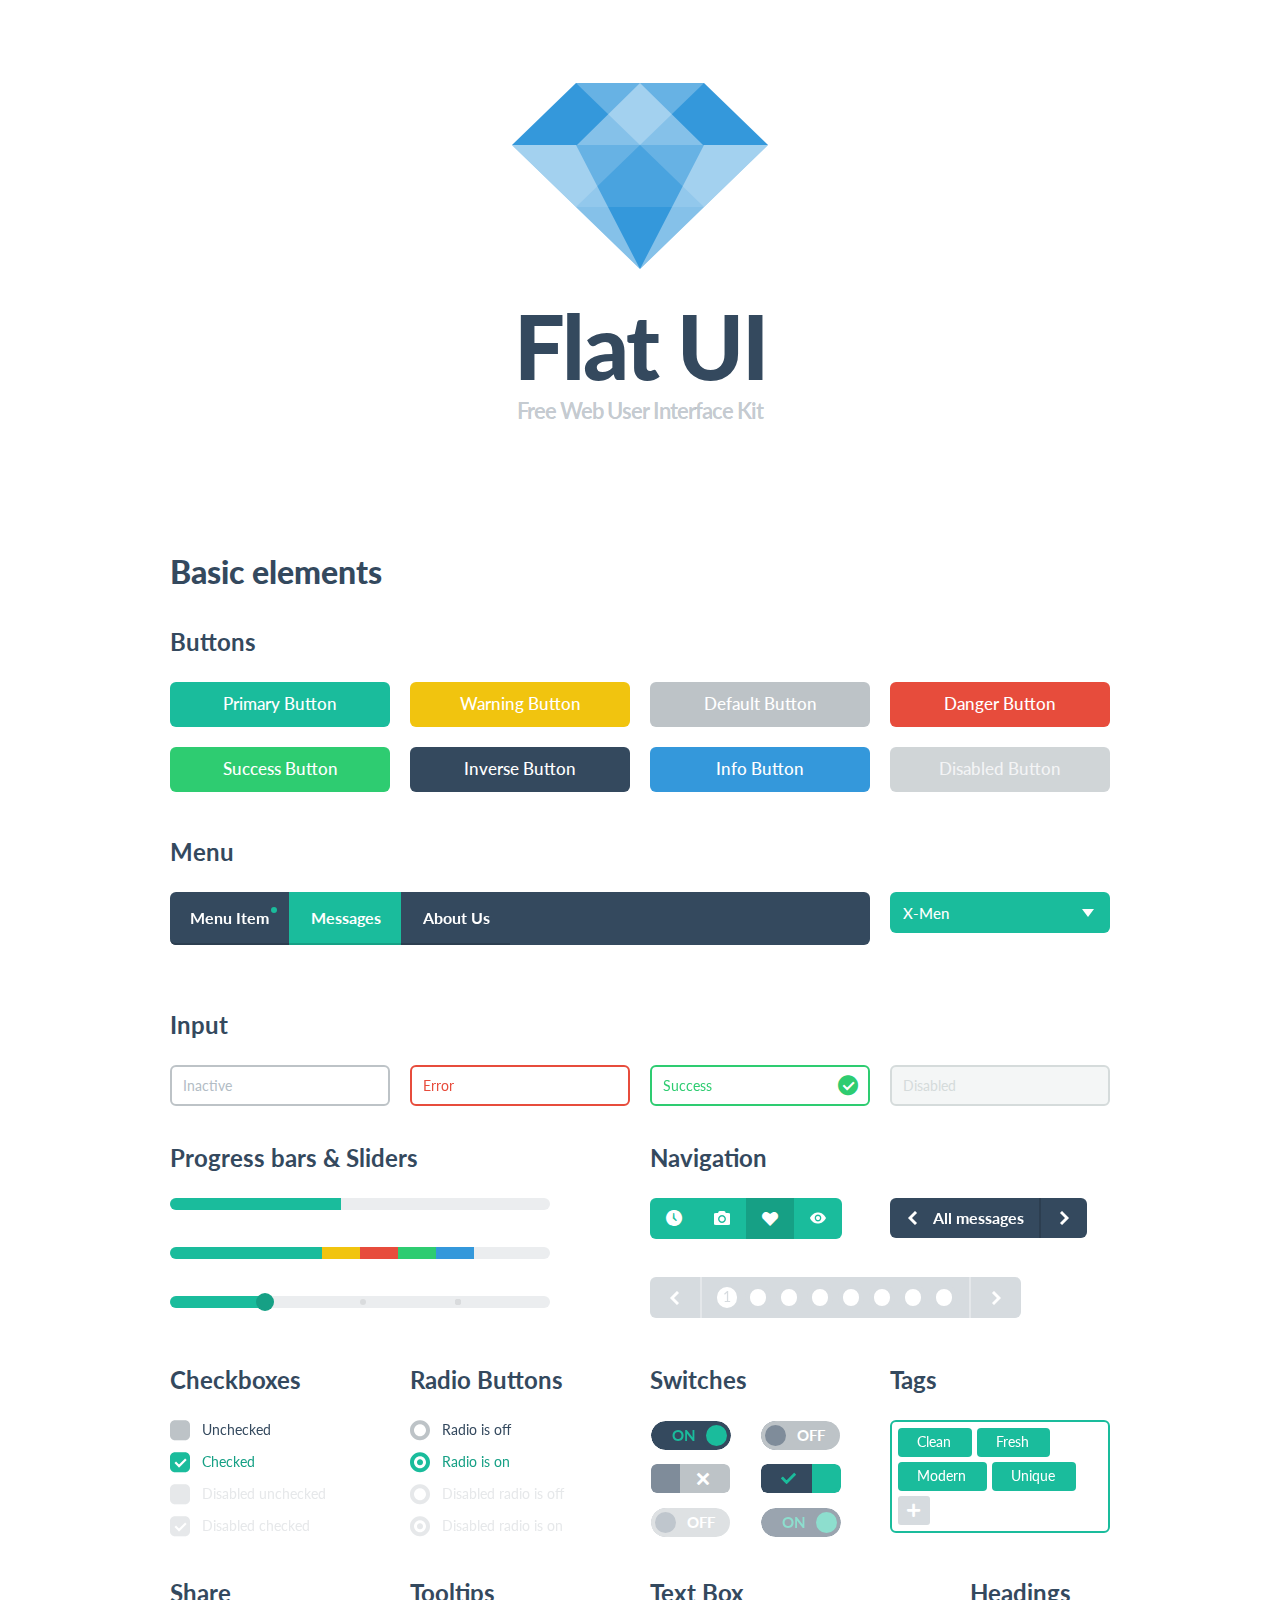
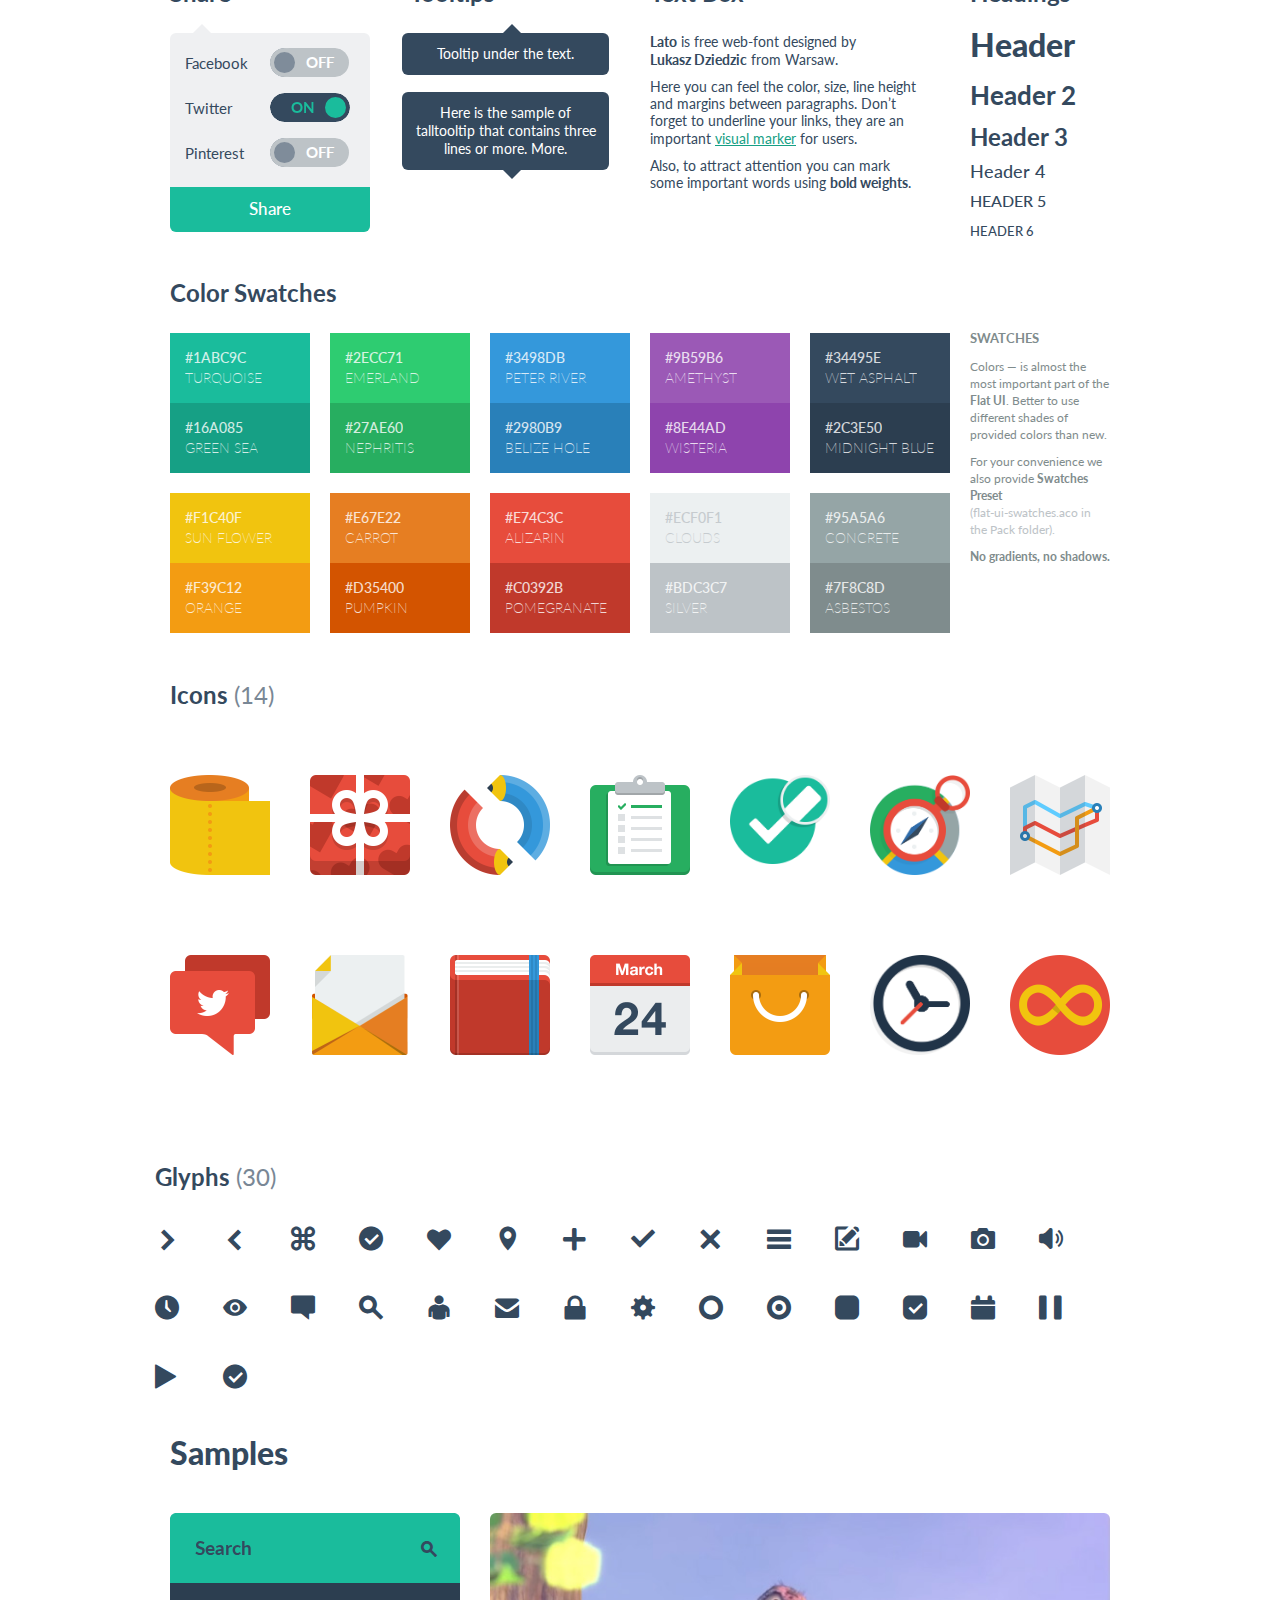
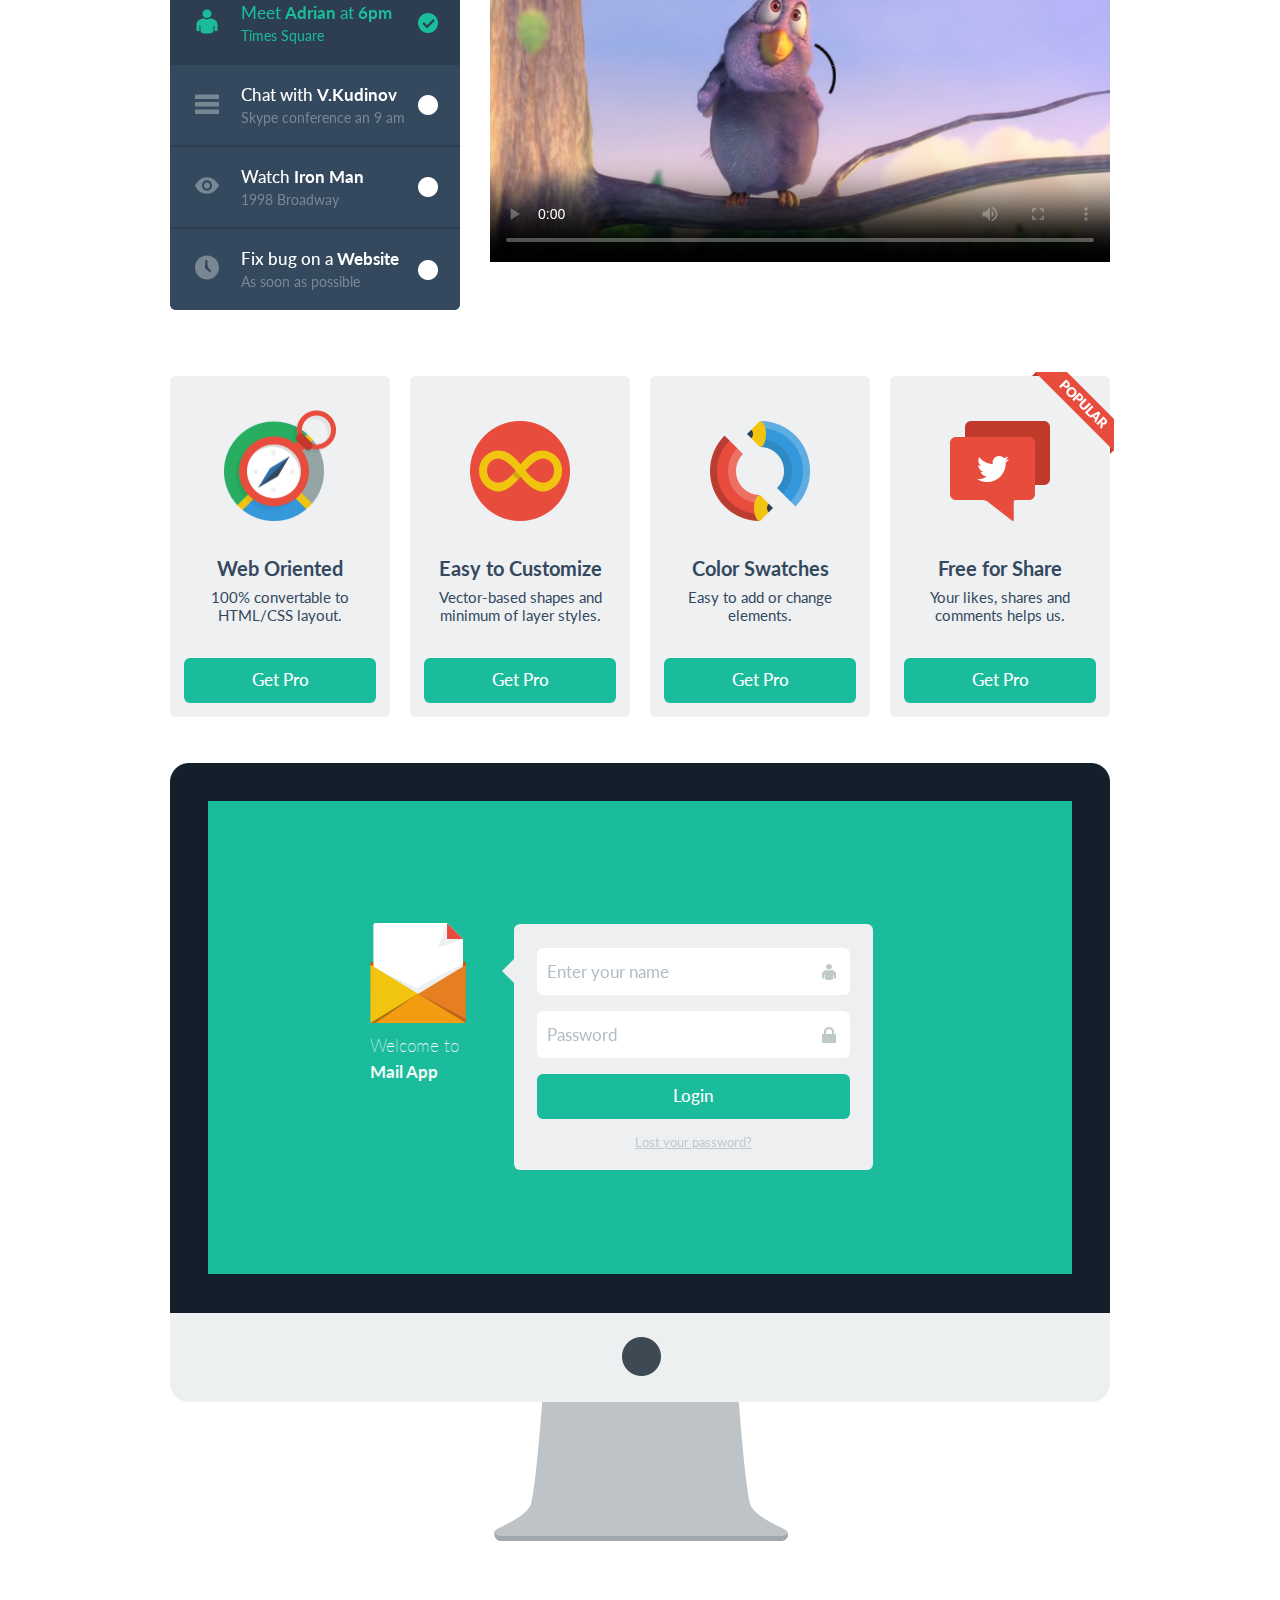
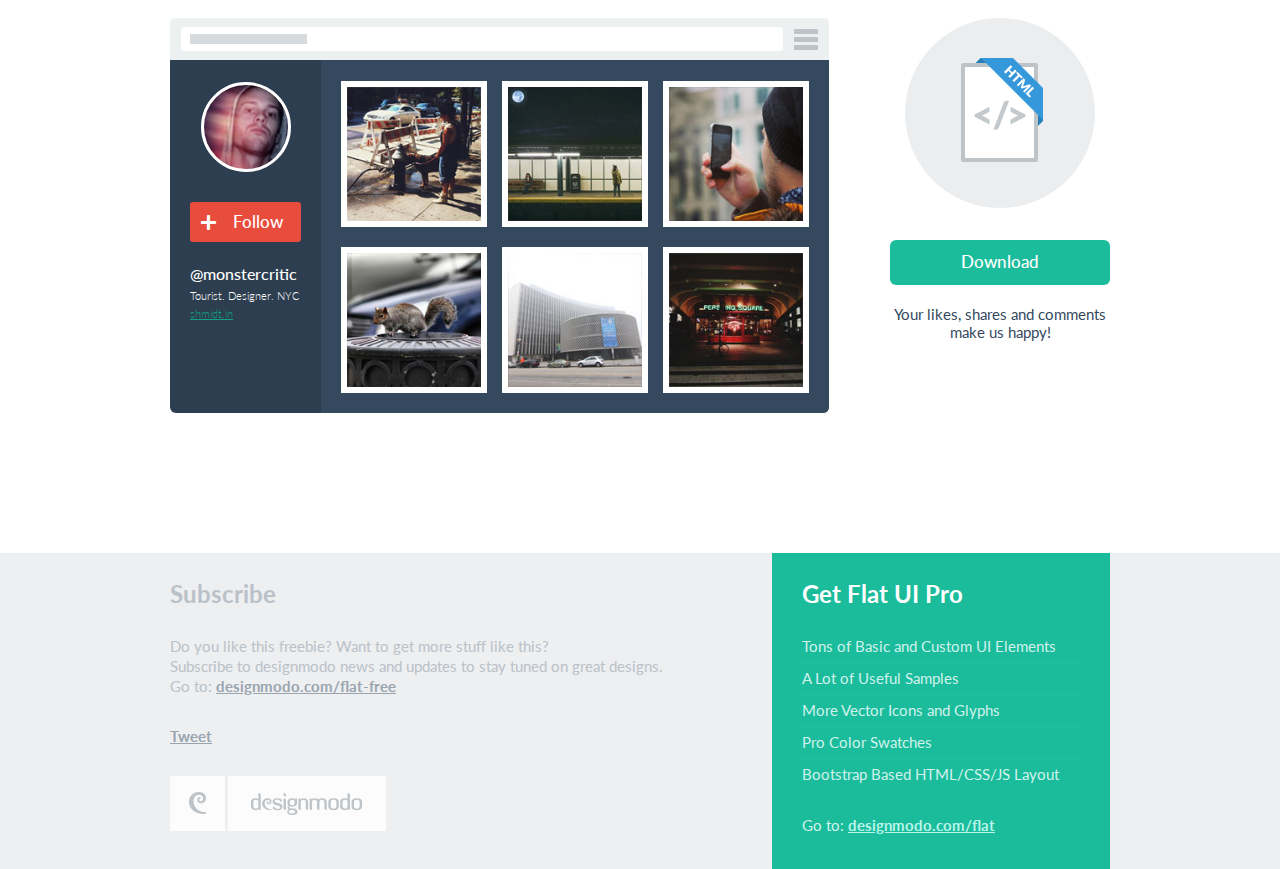
<file: flat-ui/index.html>
<!DOCTYPE html>
<html lang="en">
  <head>
    <meta charset="utf-8">
    <title>Flat UI</title>
    <meta name="viewport" content="width=device-width, initial-scale=1.0">

    <!-- Loading Bootstrap -->
    <link href="bootstrap/css/bootstrap.css" rel="stylesheet">

    <!-- Loading Flat UI -->
    <link href="css/flat-ui.css" rel="stylesheet">

    <link rel="shortcut icon" href="images/favicon.ico">

    <!-- HTML5 shim, for IE6-8 support of HTML5 elements. All other JS at the end of file. -->
    <!--[if lt IE 9]>
      <script src="js/html5shiv.js"></script>
    <![endif]-->
  </head>
  <body>
    <div class="container">
      <div class="demo-headline">
        <h1 class="demo-logo">
          <div class="logo"></div>
          Flat UI
          <small>Free Web User Interface Kit</small>
        </h1>
      </div> <!-- /demo-headline -->

      <h1>Basic elements</h1>
      <h3 class="demo-panel-title">Buttons</h3>

      <div class="row demo-row">
        <div class="span3">
          <a href="#fakelink" class="btn btn-large btn-block btn-primary">Primary Button</a>
        </div>
        <div class="span3">
          <a href="#fakelink" class="btn btn-large btn-block btn-warning">Warning Button</a>
        </div>
        <div class="span3">
          <a href="#fakelink" class="btn btn-block btn-large">Default Button</a>
        </div>
        <div class="span3">
          <a href="#fakelink" class="btn btn-large btn-block btn-danger">Danger Button</a>
        </div>
      </div> <!-- /row -->

      <div class="row demo-row">
        <div class="span3">
          <a href="#fakelink" class="btn btn-large btn-block btn-success">Success Button</a>
        </div>
        <div class="span3">
          <a href="#fakelink" class="btn btn-large btn-block btn-inverse">Inverse Button</a>
        </div>
        <div class="span3">
          <a href="#fakelink" class="btn btn-large btn-block btn-info">Info Button</a>
        </div>
        <div class="span3">
          <a href="#fakelink" class="btn btn-large btn-block disabled">Disabled Button</a>
        </div>
      </div> <!-- /row -->

      <h3 class="demo-panel-title">Menu</h3>
      <div class="row demo-row">
        <div class="span9">
          <div class="navbar navbar-inverse">
            <div class="navbar-inner">
              <div class="container">
                <button type="button" class="btn btn-navbar" data-toggle="collapse" data-target="#nav-collapse-01"></button>
                <div class="nav-collapse collapse" id="nav-collapse-01">
                  <ul class="nav">
                    <li>
                      <a href="#fakelink">
                        Menu Item
                        <span class="navbar-unread">1</span>
                      </a>
                    </li>
                    <li class="active">
                      <a href="#fakelink">
                        Messages
                        <span class="navbar-unread">1</span>
                      </a>
                      <ul>
                        <li><a href="#fakelink">Element One</a></li>
                        <li>
                          <a href="#fakelink">Sub menu</a>
                          <ul>
                            <li><a href="#fakelink">Element One</a></li>
                            <li><a href="#fakelink">Element Two</a></li>
                            <li><a href="#fakelink">Element Three</a></li>
                          </ul> <!-- /Sub menu -->
                        </li>
                        <li><a href="#fakelink">Element Three</a></li>
                      </ul> <!-- /Sub menu -->
                    </li>
                    <li>
                      <a href="#fakelink">
                        About Us
                      </a>
                    </li>
                  </ul>
                </div><!--/.nav -->
              </div>
            </div>
          </div>
        </div>
        <div class="span3">
          <select name="herolist" value="X-Men" class="select-block span3">
            <option value="0">Choose hero</option>
            <option value="1">Spider Man</option>
            <option value="2">Wolverine</option>
            <option value="3">Captain America</option>
            <option value="X-Men" selected="selected">X-Men</option>
            <option value="Crocodile">Crocodile</option>
          </select>
        </div>
      </div> <!-- /row -->

      <h3 class="demo-panel-title">Input</h3>
      <div class="row">
        <div class="span3">
          <input type="text" value="" placeholder="Inactive" class="span3" />
        </div>
        <div class="span3">
          <div class="control-group error">
            <input type="text" value="Error" class="span3" />
          </div>
        </div>
        <div class="span3">
          <div class="control-group success">
            <input type="text" value="Success" class="span3" />
            <i class="input-icon fui-check-inverted"></i>
          </div>
        </div>
        <div class="span3">
          <input type="text" value="Disabled" disabled="disabled" class="span3" />
        </div>
      </div> <!-- /row -->

      <div class="row">
        <div class="span5">
          <h3 class="demo-panel-title">Progress bars &amp; Sliders</h3>
          <div class="progress">
            <div class="bar" style="width: 45%;"></div>
          </div>
          <br/>
          <div class="progress">
            <div class="bar" style="width: 40%;"></div>
            <div class="bar bar-warning" style="width: 10%;"></div>
            <div class="bar bar-danger" style="width: 10%;"></div>
            <div class="bar bar-success" style="width: 10%;"></div>
            <div class="bar bar-info" style="width: 10%;"></div>
          </div>
          <br/>
          <div id="slider" class="ui-slider">
            <div class="ui-slider-segment"></div>
            <div class="ui-slider-segment"></div>
            <div class="ui-slider-segment"></div>
          </div>
        </div> <!-- /sliders -->

        <div class="span6 offset1">
          <h3 class="demo-panel-title">Navigation</h3>
          <div class="row demo-navigation">
            <div class="span3">
              <div class="btn-toolbar">
                <div class="btn-group">
                  <a class="btn btn-primary" href="#fakelink"><i class="fui-time"></i></a>
                  <a class="btn btn-primary" href="#fakelink"><i class="fui-photo"></i></a>
                  <a class="btn btn-primary active" href="#fakelink"><i class="fui-heart"></i></a>
                  <a class="btn btn-primary" href="#fakelink"><i class="fui-eye"></i></a>
                </div>
              </div> <!-- /toolbar -->
            </div>
            <div class="span3 demo-pager">
              <ul class="pager">
                <li class="previous">
                  <a href="#fakelink">
                    <i class="fui-arrow-left"></i>
                    <span>All messages</span>
                  </a>
                </li>
                <li class="next">
                  <a href="#fakelink">
                    <i class="fui-arrow-right"></i>
                  </a>
                </li>
              </ul> <!-- /pager -->
            </div>
          </div> <!-- /demo-navigation -->

          <div class="pagination">
            <ul>
              <li class="previous"><a href="#fakelink" class="fui-arrow-left"></a></li>
              <li class="active"><a href="#fakelink">1</a></li>
              <li><a href="#fakelink">2</a></li>
              <li><a href="#fakelink">3</a></li>
              <li><a href="#fakelink">4</a></li>
              <li><a href="#fakelink">5</a></li>
              <li><a href="#fakelink">6</a></li>
              <li><a href="#fakelink">7</a></li>
              <li><a href="#fakelink">8</a></li>
              <li class="next"><a href="#fakelink" class="fui-arrow-right"></a></li>
            </ul>
          </div> <!-- /pagination -->
        </div> <!-- /navigation -->
      </div> <!-- /row -->

      <div class="row">
        <div class="span3">
          <h3 class="demo-panel-title">Checkboxes</h3>
          <label class="checkbox" for="checkbox1">
            <input type="checkbox" value="" id="checkbox1" data-toggle="checkbox">
            Unchecked
          </label>
          <label class="checkbox" for="checkbox2">
            <input type="checkbox" checked="checked" value="" id="checkbox2" data-toggle="checkbox" checked="">
            Checked
          </label>
          <label class="checkbox" for="checkbox3">
            <input type="checkbox" value="" id="checkbox3" data-toggle="checkbox" disabled="">
            Disabled unchecked
          </label>
          <label class="checkbox" for="checkbox4">
            <input type="checkbox" checked="checked" value="" id="checkbox4" data-toggle="checkbox" disabled="" checked="">
            Disabled checked
          </label>
        </div> <!-- /checkboxes span3 -->

        <div class="span3">
          <h3 class="demo-panel-title">Radio Buttons</h3>
          <label class="radio">
            <input type="radio" name="optionsRadios" id="optionsRadios1" value="option1" data-toggle="radio">
            Radio is off
          </label>
          <label class="radio">
            <input type="radio" name="optionsRadios" id="optionsRadios2" value="option1" data-toggle="radio" checked="">
            Radio is on
          </label>

          <label class="radio">
            <input type="radio" name="optionsRadiosDisabled" id="optionsRadios3" value="option2" data-toggle="radio" disabled="">
            Disabled radio is off
          </label>
          <label class="radio">
            <input type="radio" name="optionsRadiosDisabled" id="optionsRadios4" value="option2" data-toggle="radio" checked="" disabled="">
            Disabled radio is on
          </label>
        </div> <!-- /radios span3 -->

        <div class="span3">
          <h3 class="demo-panel-title">Switches</h3>

          <table width="100%">
            <tr>
              <td width="50%" class="pbm">
                <input type="checkbox" checked="" data-toggle="switch" />
              </td>

              <td class="pbm">
                <input type="checkbox" data-toggle="switch" />
              </td>
            </tr>
            <tr>
              <td class="pbm">
                <div class="switch switch-square"
                  data-on-label="<i class='fui-check'></i>"
                  data-off-label="<i class='fui-cross'></i>">
                  <input type="checkbox" />
                </div>
              </td>

              <td class="pbm">
                <div class="switch switch-square"
                  data-on-label="<i class='fui-check'></i>"
                  data-off-label="<i class='fui-cross'></i>">
                  <input type="checkbox" checked="" />
                </div>
              </td>
            </tr>
            <tr>
              <td>
                <input type="checkbox" disabled data-toggle="switch" />
              </td>

              <td>
                <input type="checkbox" checked disabled data-toggle="switch" />
              </td>
            </tr>
          </table>
        </div> <!-- /toggles span3 -->

        <div class="span3">
          <h3 class="demo-panel-title">Tags</h3>
          <input name="tagsinput" id="tagsinput" class="tagsinput" value="Clean,Fresh,Modern,Unique" />
        </div>
      </div> <!-- /row -->

      <div class="row">
        <div class="span3">
          <h3 class="demo-panel-title">Share</h3>
          <div class="share mrl">
            <ul>
              <li>
                <label class="share-label" for="share-toggle2">Facebook</label>
                <input type="checkbox" data-toggle="switch" />
              </li>
              <li>
                <label class="share-label" for="share-toggle4">Twitter</label>
                <input type="checkbox" checked="" data-toggle="switch" />
              </li>
              <li>
                <label class="share-label" for="share-toggle6">Pinterest</label>
                <input type="checkbox" data-toggle="switch" />
              </li>
            </ul>
            <a href="#" class="btn btn-primary btn-block btn-large">Share</a>
          </div> <!-- /share -->
        </div>

        <div class="span3">
          <div class="demo-tooltips">
            <h3 class="demo-panel-title">Tooltips</h3>
            <p align="center" data-toggle="tooltip" data-placement="bottom" title="Tooltip under the text."></p>
            <p align="center" data-toggle="tooltip" title="Here is the sample of talltooltip that contains three lines or more. More."></p>
          </div>
        </div> <!-- /span3 with tooltips -->

        <div class="span4">
          <div class="demo-text-box prl">
            <h3 class="demo-panel-title">Text Box</h3>
            <p><strong>Lato</strong> is free web-font designed by <strong>Lukasz&nbsp;Dziedzic</strong> from Warsaw.</p>
            <p>Here you can feel the color, size, line height and margins between paragraphs. Don’t forget to underline 
              your links, they are an important <a href="#">visual marker</a> for users.</p>
            <p>Also, to attract attention you can mark some&nbsp;important words using <strong>bold weights</strong>.</p>
          </div>
        </div> <!-- /text box -->

        <div class="span2">
          <h3 class="demo-panel-title demo-headings">Headings</h3>
          <h1>Header</h1>
          <h2>Header 2</h2>
          <h3>Header 3</h3>
          <h4>Header 4</h4>
          <h5>Header 5</h5>
          <h6>Header 6</h6>
        </div> <!-- /headings -->
      </div> <!-- /row -->

      <div class="row">
        <div class="span10">
          <h3 class="demo-panel-title">Color Swatches</h3>
          <div class="row mbl">
            <div class="span2">
              <dl class="palette palette-turquoise">
                <dt>#1abc9c</dt>
                <dd>Turquoise</dd>
              </dl>
              <dl class="palette palette-green-sea">
                <dt>#16a085</dt>
                <dd>Green sea</dd>
              </dl>
            </div>

            <div class="span2">
              <dl class="palette palette-emerland">
                <dt>#2ecc71</dt>
                <dd>Emerland</dd>
              </dl>
              <dl class="palette palette-nephritis">
                <dt>#27ae60</dt>
                <dd>Nephritis</dd>
              </dl>
            </div>

            <div class="span2">
              <dl class="palette palette-peter-river">
                <dt>#3498db</dt>
                <dd>Peter river</dd>
              </dl>
              <dl class="palette palette-belize-hole">
                <dt>#2980b9</dt>
                <dd>Belize hole</dd>
              </dl>
            </div>

            <div class="span2">
              <dl class="palette palette-amethyst">
                <dt>#9b59b6</dt>
                <dd>Amethyst</dd>
              </dl>
              <dl class="palette palette-wisteria">
                <dt>#8e44ad</dt>
                <dd>Wisteria</dd>
              </dl>
            </div>

            <div class="span2">
              <dl class="palette palette-wet-asphalt">
                <dt>#34495e</dt>
                <dd>Wet asphalt</dd>
              </dl>
              <dl class="palette palette-midnight-blue">
                <dt>#2c3e50</dt>
                <dd>Midnight blue</dd>
              </dl>
            </div>
          </div> <!-- /color swatches -->

          <div class="row mbl">
            <div class="span2">
              <dl class="palette palette-sun-flower">
                <dt>#f1c40f</dt>
                <dd>Sun flower</dd>
              </dl>
              <dl class="palette palette-orange">
                <dt>#f39c12</dt>
                <dd>Orange</dd>
              </dl>
            </div>

            <div class="span2">
              <dl class="palette palette-carrot">
                <dt>#e67e22</dt>
                <dd>Carrot</dd>
              </dl>
              <dl class="palette palette-pumpkin">
                <dt>#d35400</dt>
                <dd>Pumpkin</dd>
              </dl>
            </div>

            <div class="span2">
              <dl class="palette palette-alizarin">
                <dt>#e74c3c</dt>
                <dd>Alizarin</dd>
              </dl>
              <dl class="palette palette-pomegranate">
                <dt>#c0392b</dt>
                <dd>Pomegranate</dd>
              </dl>
            </div>

            <div class="span2">
              <dl class="palette palette-clouds">
                <dt>#ecf0f1</dt>
                <dd>Clouds</dd>
              </dl>
              <dl class="palette palette-silver">
                <dt>#bdc3c7</dt>
                <dd>Silver</dd>
              </dl>
            </div>

            <div class="span2">
              <dl class="palette palette-concrete">
                <dt>#95a5a6</dt>
                <dd>Concrete</dd>
              </dl>
              <dl class="palette palette-asbestos">
                <dt>#7f8c8d</dt>
                <dd>Asbestos</dd>
              </dl>
            </div>
          </div> <!-- /color swatches -->
        </div>

        <div class="span2">
          <h3 class="demo-panel-title">&nbsp;</h3>
          <h6 class="palette-headline">SWATCHES</h6>
          <p class="palette-paragraph">
            Colors &mdash; is almost the most important part of the <strong>Flat UI</strong>. Better to use different shades of provided colors than new.
          </p>
          <p class="palette-paragraph">
            For your convenience we also provide <strong>Swatches Preset</strong> <span>(flat&#8209;ui&#8209;swatches.aco in the Pack folder).</span>
          </p>
          <p class="palette-paragraph">
            <strong>No gradients, no shadows.</strong>
          </p>
        </div> <!-- /swatches desc -->
      </div> <!-- /swatches row -->

      <h3 class="demo-panel-title">Icons <small>(14)</small></h3>
      <div class="demo-illustrations">
        <div class="demo-content">
          <div><img src="images/icons/Toilet-Paper@2x.png" alt="Toilet-Paper"></div>          
          <div><img src="images/icons/Gift-Box@2x.png" alt="Gift-Box"></div>
          <div><img src="images/icons/Pensils@2x.png" alt="Pensils"></div>
          <div><img src="images/icons/Clipboard@2x.png" alt="Clipboard"></div>
          <div><img src="images/icons/Retina-Ready@2x.png" alt="Retina-Ready"></div>
          <div><img src="images/icons/Compas@2x.png" alt="Compas"></div>
          <div><img src="images/icons/Map@2x.png" alt="Map"></div>
          <div><img src="images/icons/Chat@2x.png" alt="Chat"></div>
          <div><img src="images/icons/Mail@2x.png" alt="Mail"></div>
          <div><img src="images/icons/Book@2x.png" alt="Book"></div>
          <div><img src="images/icons/Calendar@2x.png" alt="Calendar"></div>
          <div><img src="images/icons/Pocket@2x.png" alt="Pocket"></div>
          <div><img src="images/icons/Watches@2x.png" alt="Watches"></div>
          <div><img src="images/icons/Infinity-Loop@2x.png" alt="Infinity-Loop"></div>
        </div>
      </div>

      <div class="demo-icons">
        <h3 class="demo-panel-title">Glyphs <small>(30)</small></h3>
        <div class="demo-content">
          <span class="fui-arrow-right"></span>
          <span class="fui-arrow-left"></span>
          <span class="fui-cmd"></span>
          <span class="fui-check-inverted"></span>
          <span class="fui-heart"></span>
          <span class="fui-location"></span>
          <span class="fui-plus"></span>
          <span class="fui-check"></span>
          <span class="fui-cross"></span>
          <span class="fui-list"></span>
          <span class="fui-new"></span>
          <span class="fui-video"></span>
          <span class="fui-photo"></span>
          <span class="fui-volume"></span>
          <span class="fui-time"></span>
          <span class="fui-eye"></span>
          <span class="fui-chat"></span>
          <span class="fui-search"></span>
          <span class="fui-user"></span>
          <span class="fui-mail"></span>
          <span class="fui-lock"></span>
          <span class="fui-gear"></span>
          <span class="fui-radio-unchecked"></span>
          <span class="fui-radio-checked"></span>
          <span class="fui-checkbox-unchecked"></span>
          <span class="fui-checkbox-checked"></span>
          <span class="fui-calendar-solid"></span>
          <span class="fui-pause"></span>
          <span class="fui-play"></span>
          <span class="fui-check-inverted-2"></span>
        </div>
      </div> <!-- /icon font row -->

      <h1 class="mbl pbl">Samples</h1>
      <div class="row demo-samples">
        <div class="span4">
          <div class="todo mrm">
            <div class="todo-search">
              <input class="todo-search-field" type="search" value="" placeholder="Search" />
            </div>
            <ul>
              <li class="todo-done">
                <div class="todo-icon fui-user"></div>
                <div class="todo-content">
                  <h4 class="todo-name">
                    Meet <strong>Adrian</strong> at <strong>6pm</strong>
                  </h4>
                  Times Square
                </div>
              </li>

              <li>
                <div class="todo-icon fui-list"></div>
                <div class="todo-content">
                  <h4 class="todo-name">
                    Chat with <strong>V.Kudinov</strong>
                  </h4>
                  Skype conference an 9 am
                </div>
              </li>

              <li>
                <div class="todo-icon fui-eye"></div>
                <div class="todo-content">
                  <h4 class="todo-name">
                    Watch <strong>Iron Man</strong>
                  </h4>
                  1998 Broadway
                </div>
              </li>

              <li>
                <div class="todo-icon fui-time"></div>
                <div class="todo-content">
                  <h4 class="todo-name">
                    Fix bug on a <strong>Website</strong>
                  </h4>
                  As soon as possible
                </div>
              </li>
            </ul>
          </div>
        </div> <!-- /todo list -->

        <div class="span8 demo-video">
          <!--[if !IE]> -->
            <video class="video-js" controls
              preload="auto" width="620" height="349" poster="images/video/poster.jpg" data-setup="{}">
              <source src="http://iurevych.github.com/Flat-UI-videos/big_buck_bunny.mp4" type="video/mp4">
              <source src="http://iurevych.github.com/Flat-UI-videos/big_buck_bunny.webm" type="video/webm">
            </video>
          <!-- <![endif]-->

          <!--[if IE]>
            <video class="video-js" controls
              preload="auto" width="620" height="256" poster="http://video-js.zencoder.com/oceans-clip.jpg" data-setup="{}">
              <source src="http://video-js.zencoder.com/oceans-clip.mp4" type='video/mp4'/>
              <source src="http://video-js.zencoder.com/oceans-clip.webm" type='video/webm'/>
            </video>
          <![endif]-->
        </div> <!-- /video -->
      </div>

      <div class="row demo-tiles">
        <div class="span3">
          <div class="tile">
            <img src="images/icons/Compas@2x.png" alt="Compas@2x" class="tile-image big-illustration">
            <h3 class="tile-title">Web Oriented</h3>
            <p>100% convertable to HTML/CSS layout.</p>
            <a class="btn btn-primary btn-large btn-block" href="http://designmodo.com/flat">Get Pro</a>
          </div>
        </div>

        <div class="span3">
          <div class="tile">
            <img src="images/icons/Infinity-Loop@2x.png" alt="Infinity-Loop@2x" class="tile-image">
            <h3 class="tile-title">Easy to Customize</h3>
            <p>Vector-based shapes and minimum of layer styles.</p>
            <a class="btn btn-primary btn-large btn-block" href="http://designmodo.com/flat">Get Pro</a>
          </div>
        </div>

        <div class="span3">
          <div class="tile">
            <img src="images/icons/Pensils@2x.png" alt="Pensils@2x" class="tile-image">
            <h3 class="tile-title">Color Swatches</h3>
            <p>Easy to add or change elements. </p>
            <a class="btn btn-primary btn-large btn-block" href="http://designmodo.com/flat">Get Pro</a>
          </div>
        </div>

        <div class="span3">
          <div class="tile tile-hot">
            <img src="images/icons/Chat@2x.png" alt="Chat@2x" class="tile-image">
            <h3 class="tile-title">Free for Share</h3>
            <p>Your likes, shares and comments helps us.</p>
            <a class="btn btn-primary btn-large btn-block" href="http://designmodo.com/flat">Get Pro</a>
          </div>

        </div>
      </div> <!-- /tiles -->

      <div class="login">
        <div class="login-screen">
          <div class="login-icon">
            <img src="images/login/icon.png" alt="Welcome to Mail App" />
            <h4>Welcome to <small>Mail App</small></h4>
          </div>

          <div class="login-form">
            <div class="control-group">
              <input type="text" class="login-field" value="" placeholder="Enter your name" id="login-name" />
              <label class="login-field-icon fui-user" for="login-name"></label>
            </div>

            <div class="control-group">
              <input type="password" class="login-field" value="" placeholder="Password" id="login-pass" />
              <label class="login-field-icon fui-lock" for="login-pass"></label>
            </div>

            <a class="btn btn-primary btn-large btn-block" href="#">Login</a>
            <a class="login-link" href="#">Lost your password?</a>
          </div>
        </div>
      </div>

      <div class="row">
        <div class="span9">
          <div class="demo-browser">
            <div class="demo-browser-side">
              <div class="demo-browser-author"></div>
              <div class="demo-browser-action">
                <a class="btn btn-danger btn-large btn-block" href="http://twitter.com/monstercritic" target="_blank">
                  Follow
                </a>
              </div>
              <h5>@monstercritic</h5>
              <h6>
                Tourist. Designer. NYC
                <a href="http://shmidt.in" target="_blank">shmidt.in</a>
              </h6>
            </div>
            <div class="demo-browser-content">
              <img src="images/demo/browser-pic-1.jpg" alt="" />
              <img src="images/demo/browser-pic-2.jpg" alt="" />
              <img src="images/demo/browser-pic-3.jpg" alt="" />
              <img src="images/demo/browser-pic-4.jpg" alt="" />
              <img src="images/demo/browser-pic-5.jpg" alt="" />
              <img src="images/demo/browser-pic-6.jpg" alt="" />
            </div>
          </div>
        </div>

        <div class="span3">
          <div class="demo-download">
            <img src="images/demo/html-icon.png" src="Free PSD" />
          </div>

          <a href="https://github.com/designmodo/Flat-UI/archive/master.zip" class="btn btn-primary btn-large btn-block">Download</a>

          <p class="demo-download-text">Your likes, shares and comments make us happy!</p>
        </div>
      </div> <!-- /download area -->

    </div> <!-- /container -->

    <footer>
      <div class="container">
        <div class="row">
          <div class="span7">
            <h3 class="footer-title">Subscribe</h3>
            <p>Do you like this freebie? Want to get more stuff like this?<br/>
              Subscribe to designmodo news and updates to stay tuned on great designs.<br/>
              Go to: <a href="http://designmodo.com/flat-free" target="_blank">designmodo.com/flat-free</a>
            </p>

            <p class="pvl">
              <a href="https://twitter.com/share" class="twitter-share-button" data-url="http://designmodo.com/flat-free/" data-text="Flat UI Free - PSD&amp;HTML User Interface Kit" data-via="designmodo" data-size="large">Tweet</a>
              <script>!function(d,s,id){var js,fjs=d.getElementsByTagName(s)[0];if(!d.getElementById(id)){js=d.createElement(s);js.id=id;js.src="//platform.twitter.com/widgets.js";fjs.parentNode.insertBefore(js,fjs);}}(document,"script","twitter-wjs");</script>
            </p>

            <a class="footer-brand" href="http://designmodo.com" target="_blank">
              <img src="images/footer/logo.png" alt="Designmodo.com" />
            </a>
          </div> <!-- /span8 -->

          <div class="span5">
            <div class="footer-banner">
              <h3 class="footer-title">Get Flat UI Pro</h3>
              <ul>
                <li>Tons of Basic and Custom UI Elements</li>
                <li>A Lot of Useful Samples</li>
                <li>More Vector Icons and Glyphs</li>
                <li>Pro Color Swatches</li>
                <li>Bootstrap Based HTML/CSS/JS Layout</li>
              </ul>
              Go to: <a href="http://designmodo.com/flat" target="_blank">designmodo.com/flat</a>
            </div>
          </div>
        </div>
      </div>
    </footer>
    
    <!-- Load JS here for greater good =============================-->
    <script src="js/jquery-1.8.3.min.js"></script>
    <script src="js/jquery-ui-1.10.3.custom.min.js"></script>
    <script src="js/jquery.ui.touch-punch.min.js"></script>
    <script src="js/bootstrap.min.js"></script>
    <script src="js/bootstrap-select.js"></script>
    <script src="js/bootstrap-switch.js"></script>
    <script src="js/flatui-checkbox.js"></script>
    <script src="js/flatui-radio.js"></script>
    <script src="js/jquery.tagsinput.js"></script>
    <script src="js/jquery.placeholder.js"></script>
    <script src="js/jquery.stacktable.js"></script>
    <script src="http://vjs.zencdn.net/c/video.js"></script>
    <script src="js/application.js"></script>
  </body>
</html>
</file>
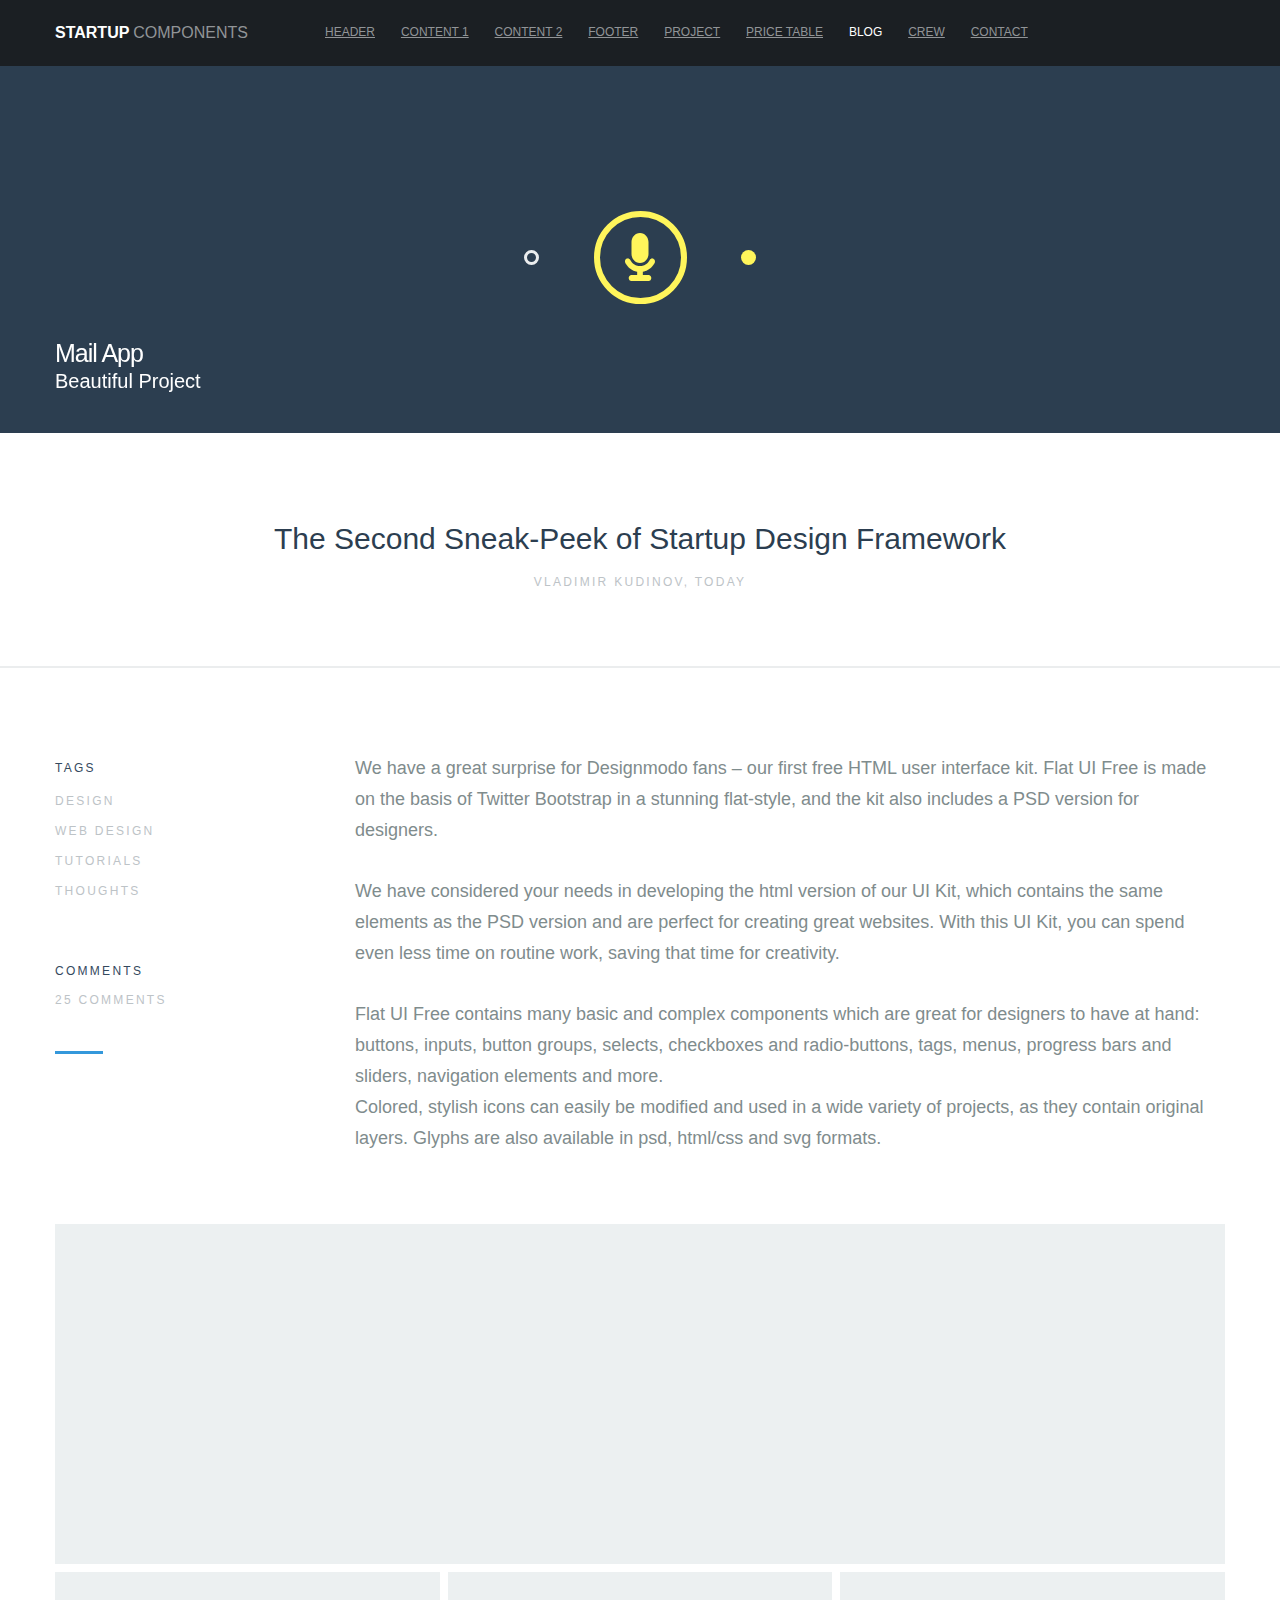
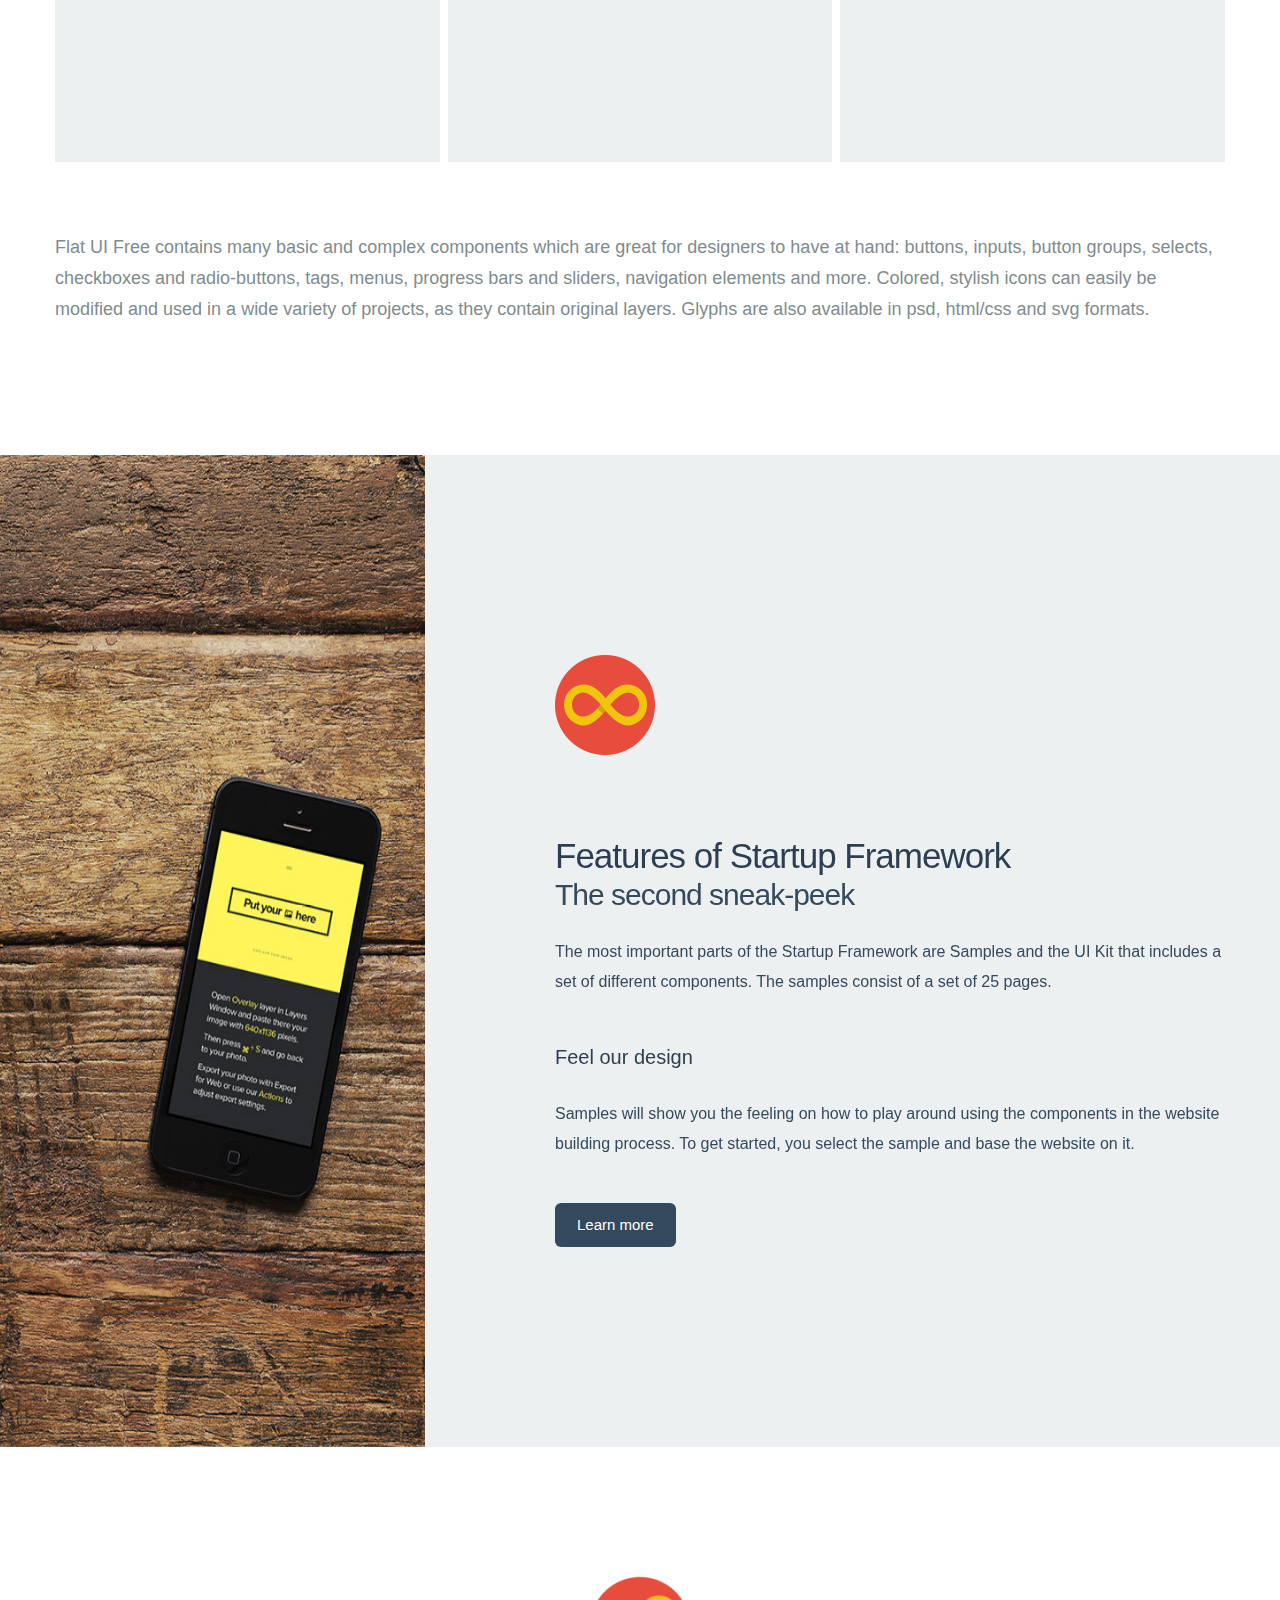
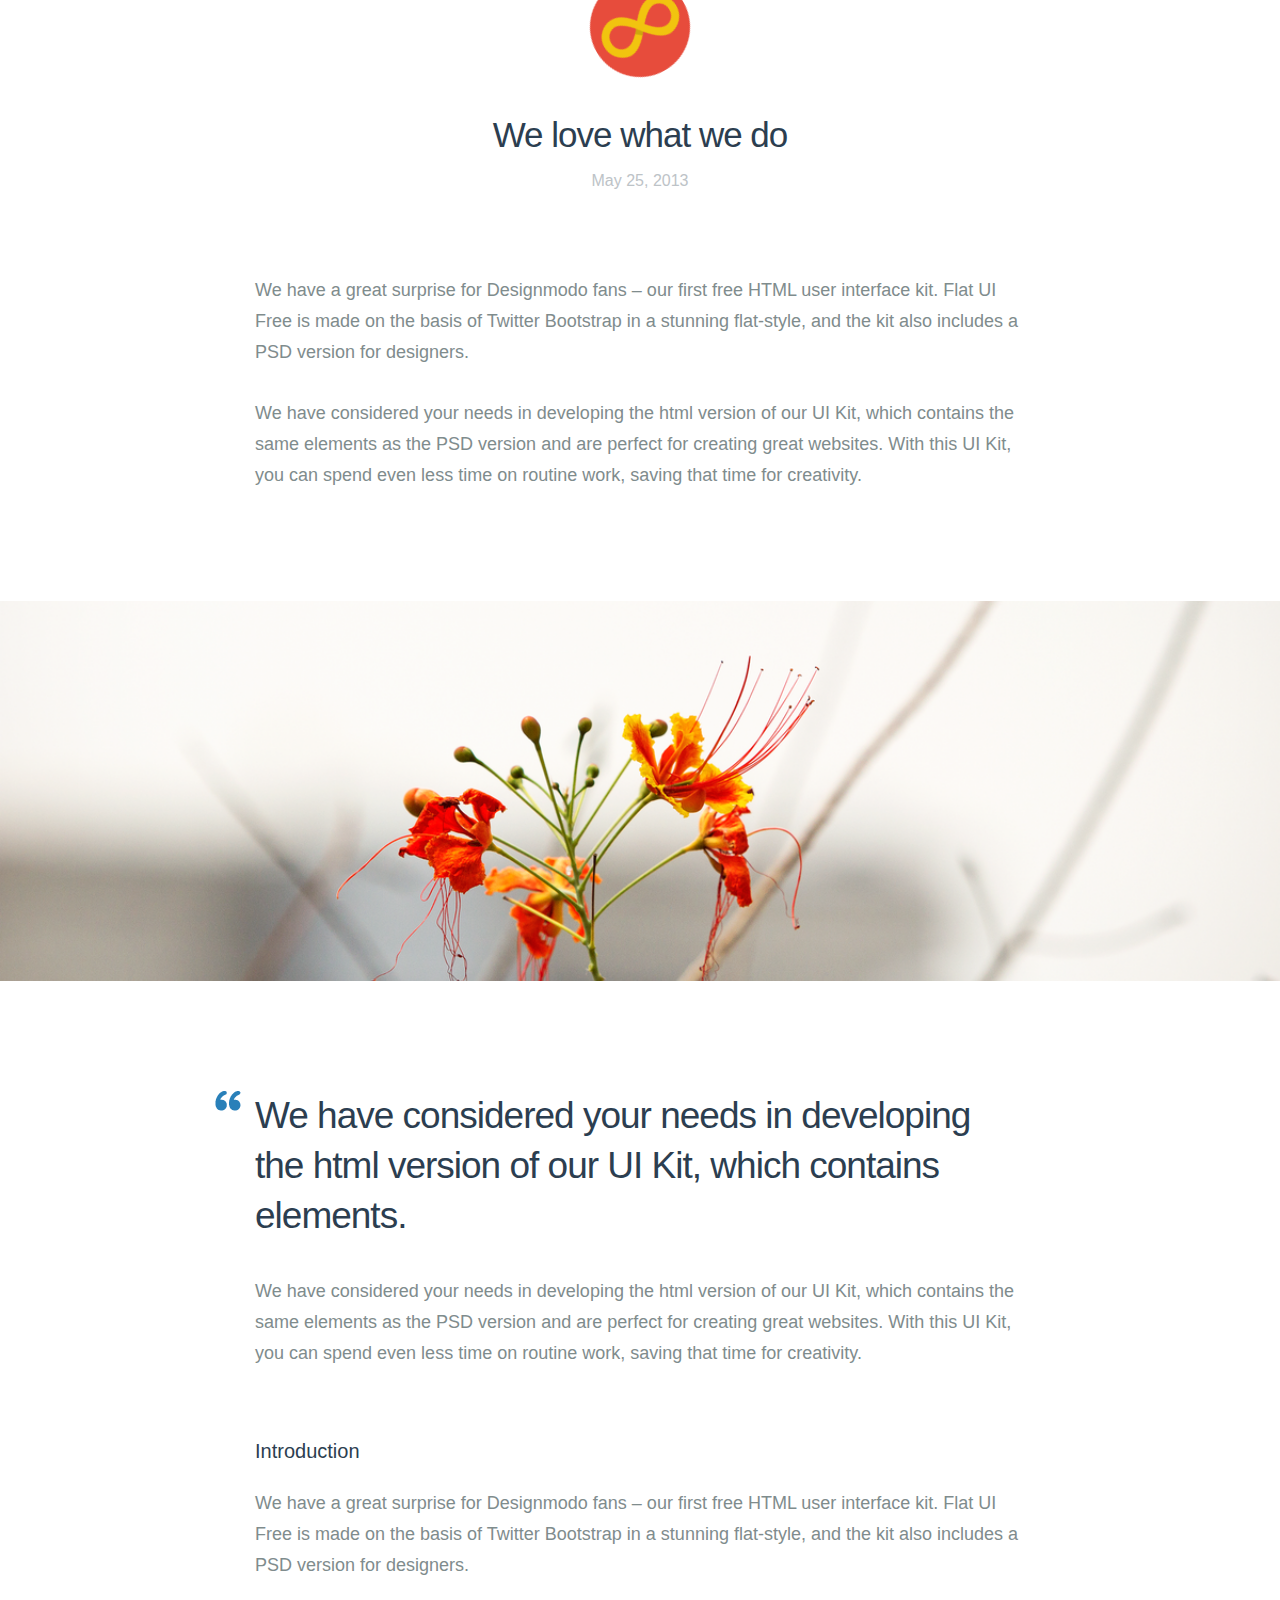
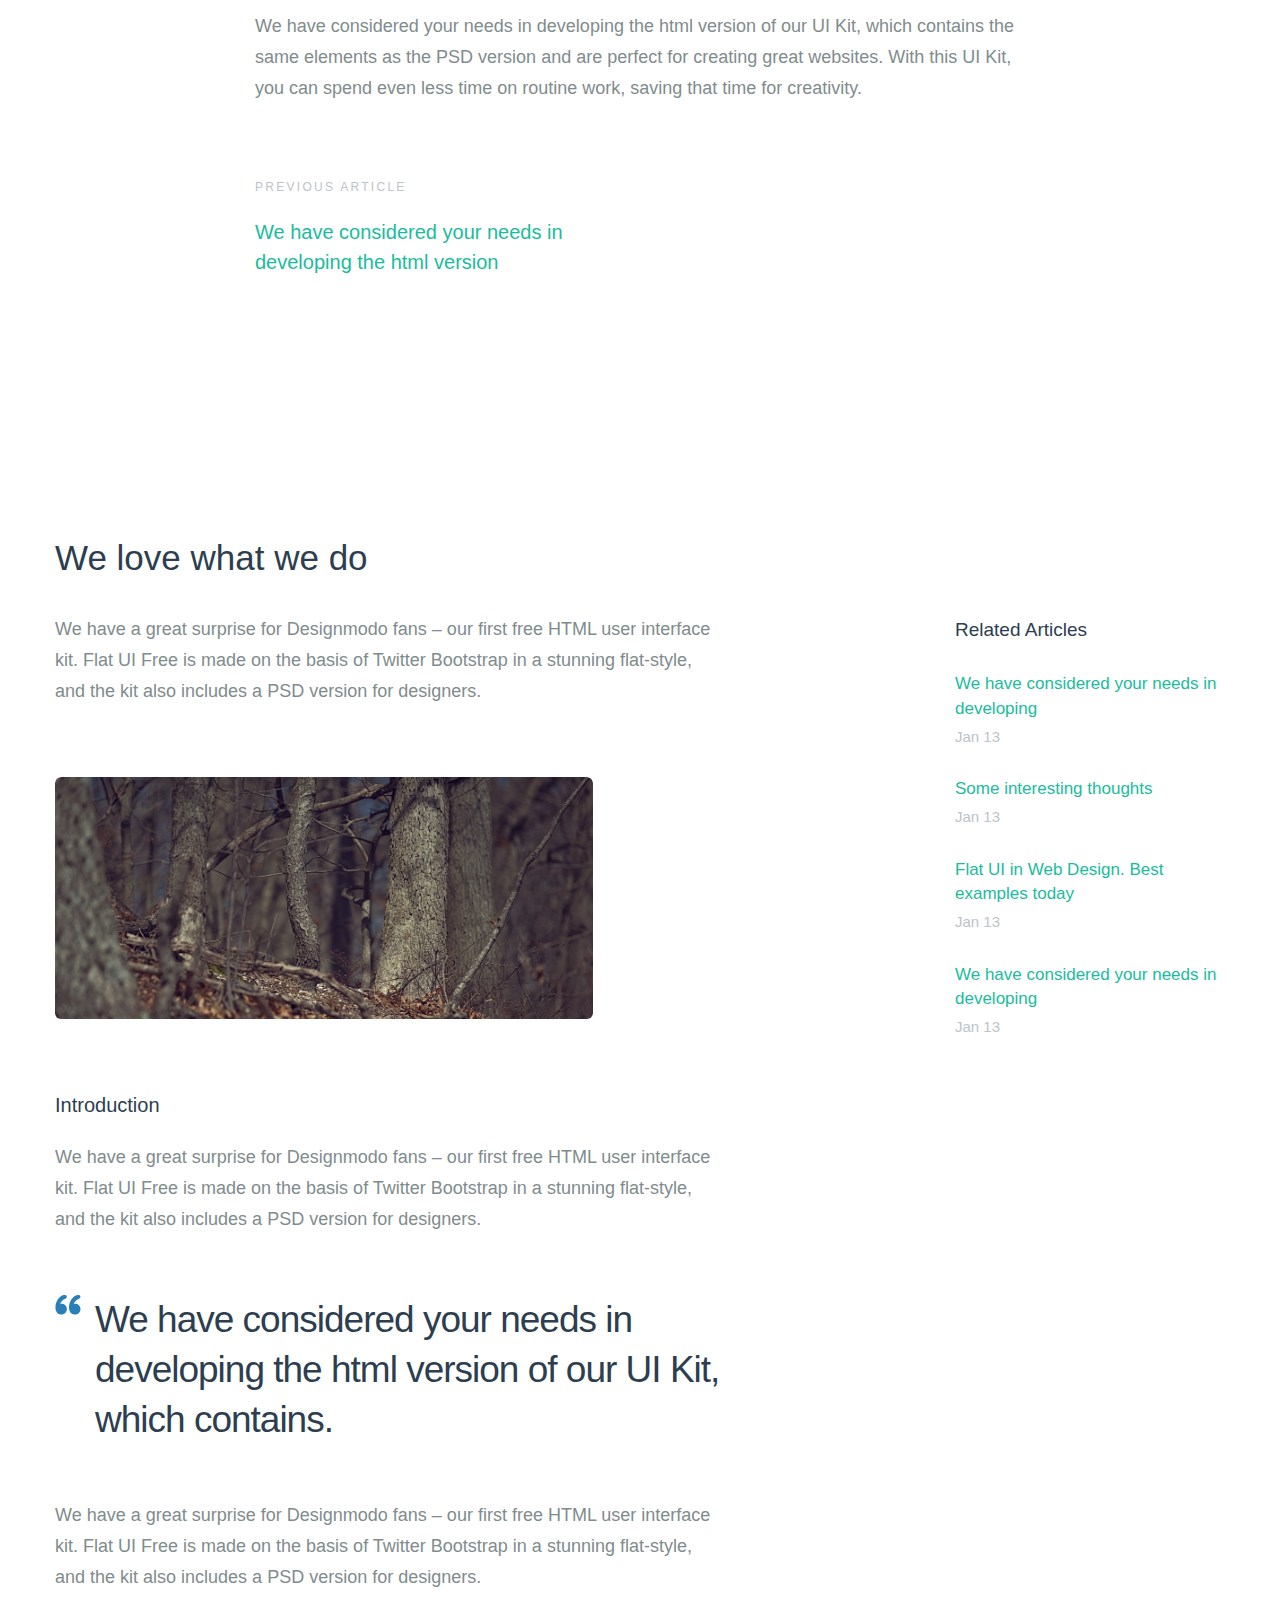
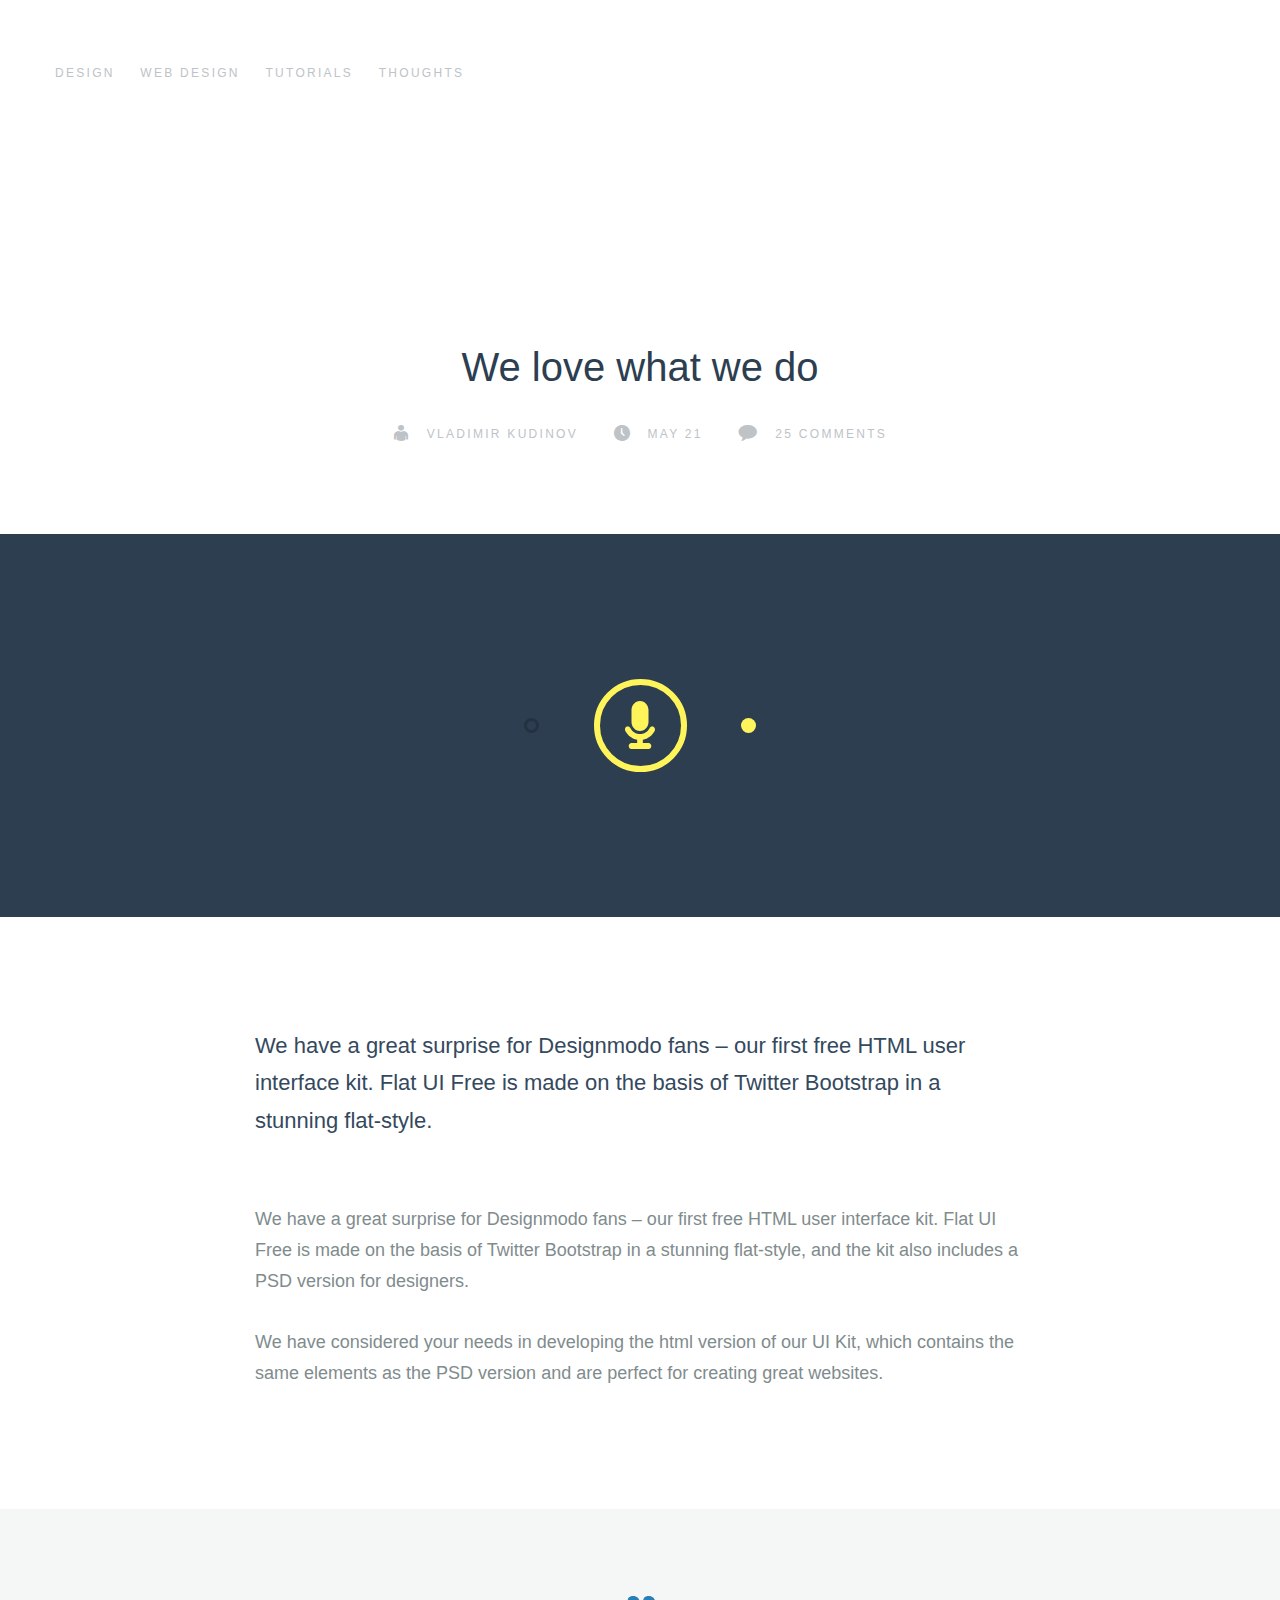
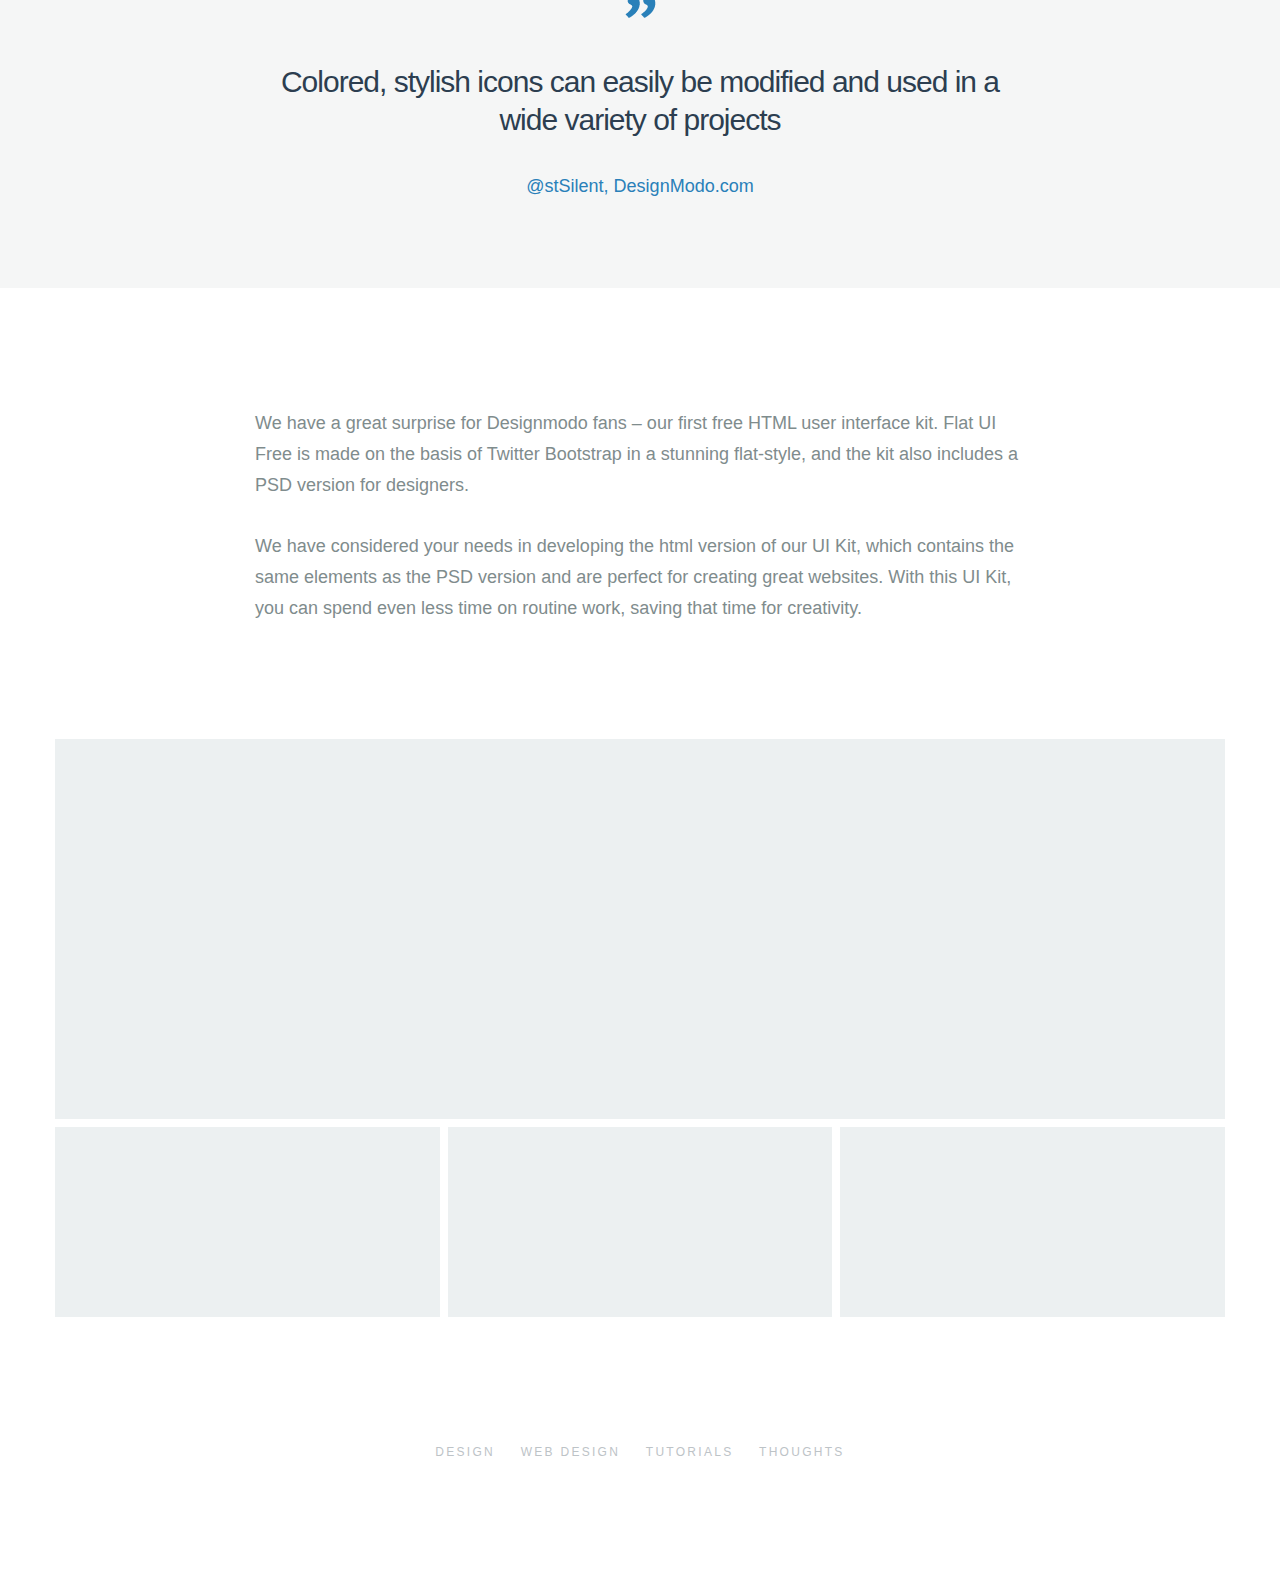
<file: ui-kit/ui-kit-blog/index.html>
<!DOCTYPE html>
<html lang="en">
  <head>
    <meta charset="utf-8">
    <title>Blog</title>
    <meta name="apple-mobile-web-app-capable" content="yes" />
    <meta name="viewport" content="width=device-width, initial-scale=1.0, maximum-scale=1.0, user-scalable=no" />
    <meta name="apple-mobile-web-app-status-bar-style" content="black" />
    <link rel="shortcut icon" href="../../flat-ui/images/favicon.ico">
    <link rel="stylesheet" href="../../flat-ui/bootstrap/css/bootstrap.css">
    <link rel="stylesheet" href="../../flat-ui/bootstrap/css/bootstrap-responsive.css">
    <link rel="stylesheet" href="../../flat-ui/css/flat-ui.css">
    <!-- Using only with Flat-UI (free)-->
    <link rel="stylesheet" href="../../common-files/css/icon-font.css">
    <!-- end -->
    <link rel="stylesheet" href="../../common-files/css/animations.css">
    <link rel="stylesheet" href="../ui-kit-blog/css/ui-kit-styles.css">
  </head>
  <body>
    <nav class="dockbar navbar-fixed-top">
      <menu class="main-menu">
        <div class="container">
          <div class="row">
            <a href="index.html" class="man-brand span3">
              <span class="logotype">Startup</span>
              <span class="doc-title">components</span>
            </a>
            <button id="open-close-menu" class="menu-btn btn-inverse"><span class="fui-list"></span>
            </button>
            <dl class="span8">
              <dd><a href="../ui-kit-header/index.html">header</a>
              </dd>
              <dd><a href="../ui-kit-content/index.html">content 1</a>
              </dd>
              <dd><a href="../ui-kit-content/index2.html">content 2</a>
              </dd>
              <dd><a href="../ui-kit-footer/index.html">footer</a>
              </dd>
              <dd><a href="../ui-kit-projects/index.html">project</a>
              </dd>
              <dd><a href="../ui-kit-price/index.html">price table</a>
              </dd>
              <dd><a class="active">blog</a>
              </dd>
              <dd><a href="../ui-kit-crew/index.html">crew</a>
              </dd>
              <dd><a href="../ui-kit-contacts/index.html">contact</a>
              </dd>
            </dl>
          </div>
        </div>
      </menu>
      <menu class="colapsed-menu">
        <dl>
          <dd><a href="../ui-kit-header/index.html">header</a>
          </dd>
          <dd><a href="../ui-kit-content/index.html">content 1</a>
          </dd>
          <dd><a href="../ui-kit-content/index2.html">content 2</a>
          </dd>
          <dd><a href="../ui-kit-footer/index.html">footer</a>
          </dd>
          <dd><a href="../ui-kit-projects/index.html">project</a>
          </dd>
          <dd><a href="../ui-kit-price/index.html">price table</a>
          </dd>
          <dd><a class="active">blog</a>
          </dd>
          <dd><a href="../ui-kit-crew/index.html">crew</a>
          </dd>
          <dd><a href="../ui-kit-contacts/index.html">contact</a>
          </dd>
        </dl>
      </menu>
    </nav>
    <!-- blog-1 -->
    <section class="blog-1">
      <div id="b1-pt-1" class="page-transitions pt-perspective">
        <div class="pt-page pt-page-1 pt-page-current bg-midnight-blue">
          <div class="container">
            <div class="box-icon">
              <a class="pt-control-prev" href="#"></a>
              <span class="icon fui-mic"></span>
              <a class="pt-control-next" href="#"></a>
            </div>
            <div class="hero-unit">
              <h1>Mail App</h1>
              <p>Beautiful Project</p>
            </div>
          </div>
          <!--/.container-->
        </div>
        <div class="pt-page pt-page-2 bg-midnight-blue">
          <div class="container">
            <div class="box-icon">
              <a class="pt-control-prev" href="#"></a>
              <span class="icon fui-mic"></span>
              <a class="pt-control-next" href="#"></a>
            </div>
            <div class="hero-unit">
              <h1>Mail App</h1>
              <p>Beautiful Project</p>
            </div>
          </div>
          <!--/.container-->
        </div>
      </div>
      <div class="title">
        <div class="container">
          <h3>The Second Sneak-Peek of Startup Design Framework</h3>
          <div class="submitted">Vladimir kudinov, today</div>
        </div>
        <!--/.container-->
      </div>
      <div class="container">
        <div class="row">
          <div class="span3 links">
            <div class="tags">
              <h6>TAGS</h6>
              <ul>
                <li><a href="#">design</a>
                </li>
                <li><a href="#">web design</a>
                </li>
                <li><a href="#">tutorials</a>
                </li>
                <li><a href="#">thoughts</a>
                </li>
              </ul>
            </div>
            <div class="comments">
              <h6>COMMENTS</h6>
              <a href="#">25 comments</a>
            </div>
          </div>
          <div class="span9">
            <p>We have a great surprise for Designmodo fans – our first free HTML user interface kit. Flat UI Free is made on the basis of Twitter Bootstrap in a stunning flat-style, and the kit also includes a PSD version for designers.</p>
            <p>We have considered your needs in developing the html version of our UI Kit, which contains the same elements as the PSD version and are perfect for creating great websites. With this UI Kit, you can spend even less time on routine work, saving
              that time for creativity.</p>
            <p>Flat UI Free contains many basic and complex components which are great for designers to have at hand: buttons, inputs, button groups, selects, checkboxes and radio-buttons, tags, menus, progress bars and sliders, navigation elements and more.
              <br>Colored, stylish icons can easily be modified and used in a wide variety of projects, as they contain original layers. Glyphs are also available in psd, html/css and svg formats.</p>
          </div>
        </div>
        <div class="boxes">
          <div class="box-1"></div>
          <div class="box-2"></div>
          <div class="box-3"></div>
          <div class="box-4"></div>
        </div>
        <p>Flat UI Free contains many basic and complex components which are great for designers to have at hand: buttons, inputs, button groups, selects, checkboxes and radio-buttons, tags, menus, progress bars and sliders, navigation elements and more.
          Colored, stylish icons can easily be modified and used in a wide variety of projects, as they contain original layers. Glyphs are also available in psd, html/css and svg formats.
        </p>
      </div>
      <!--/.container-->
    </section>
    <!-- blog-2 -->
    <section class="blog-2">
      <div class="background hidden-phone">
        <div class="container">
          <div class="row">
            <div class="span4">
              <div>
                <img src="../../common-files/img/Comp.jpg">
              </div>
            </div>
          </div>
        </div>
        <!--/.container-->
      </div>
      <div class="container">
        <div class="row">
          <div class="span7 offset5">
            <h3>
                    <img src="../../common-files/icons/Infinity-Loop@2x.png" width="100" height="100" alt="">
                    Features of Startup Framework
                </h3>
            <div class="promo">
              <h4>The second sneak-peek</h4>
              <p>The most important parts of the Startup Framework are Samples and the UI Kit that includes a set of different components. The samples consist of a set of 25 pages.</p>
            </div>
            <h6>Feel our design</h6>
            <p>Samples will show you the feeling on how to play around using the components in the website building process. To get started, you select the sample and base the website on it.</p>
            <p>
              <button class="btn btn-inverse">Learn more</button>
            </p>
          </div>
        </div>
      </div>
      <!--/.container-->
    </section>
    <!-- blog-3 -->
    <section class="blog-3">
      <div class="container">
        <div class="title">
          <img src="../../common-files/icons/Infinity-Loop@2x.png" width="100" height="100" alt="">
          <h3>We love what we do</h3>
          <div class="submitted">May 25, 2013</div>
        </div>
        <div class="row">
          <div class="span8 offset2">
            <p>We have a great surprise for Designmodo fans – our first free HTML user interface kit. Flat UI Free is made on the basis of Twitter Bootstrap in a stunning flat-style, and the kit also includes a PSD version for designers.</p>
            <p>We have considered your needs in developing the html version of our UI Kit, which contains the same elements as the PSD version and are perfect for creating great websites. With this UI Kit, you can spend even less time on routine work, saving
              that time for creativity.</p>
          </div>
        </div>
      </div>
      <!--/.container-->
      <div class="img"></div>
      <div class="container">
        <div class="row">
          <div class="span8 offset2">
            <div class="quote">
              We have considered your needs in developing the html version of our UI Kit, which contains elements.
            </div>
            <div class="promo">
              <p>We have considered your needs in developing the html version of our UI Kit, which contains the same elements as the PSD version and are perfect for creating great websites. With this UI Kit, you can spend even less time on routine work,
                saving that time for creativity.</p>
            </div>
            <h6>Introduction</h6>
            <p>We have a great surprise for Designmodo fans – our first free HTML user interface kit. Flat UI Free is made on the basis of Twitter Bootstrap in a stunning flat-style, and the kit also includes a PSD version for designers.</p>
            <p>We have considered your needs in developing the html version of our UI Kit, which contains the same elements as the PSD version and are perfect for creating great websites. With this UI Kit, you can spend even less time on routine work, saving
              that time for creativity.</p>
          </div>
        </div>
        <div class="row">
          <div class="links span4 offset2">
            <h6>previous article</h6>
            <a href="#">We have considered your needs in developing the html version</a>
          </div>
        </div>
      </div>
      <!--/.container-->
    </section>
    <!-- blog-4 -->
    <section class="blog-4">
      <div class="container">
        <div class="row">
          <div class="span7">
            <h3>We love what we do</h3>
            <p>We have a great surprise for Designmodo fans – our first free HTML user interface kit. Flat UI Free is made on the basis of Twitter Bootstrap in a stunning flat-style, and the kit also includes a PSD version for designers.</p>
            <div class="img">
              <img src="../../common-files/img/NY_001.png" width="538" height="242" alt="">
            </div>
            <h6>Introduction</h6>
            <p>We have a great surprise for Designmodo fans – our first free HTML user interface kit. Flat UI Free is made on the basis of Twitter Bootstrap in a stunning flat-style, and the kit also includes a PSD version for designers.</p>
            <div class="quote">
              We have considered your needs in developing the html version of our UI Kit, which contains.
            </div>
            <p>We have a great surprise for Designmodo fans – our first free HTML user interface kit. Flat UI Free is made on the basis of Twitter Bootstrap in a stunning flat-style, and the kit also includes a PSD version for designers.</p>
            <div class="tags">
              <ul>
                <li><a href="#">design</a>
                </li>
                <li><a href="#">web design</a>
                </li>
                <li><a href="#">tutorials</a>
                </li>
                <li><a href="#">thoughts</a>
                </li>
              </ul>
            </div>
          </div>
          <div class="span3 offset2">
            <div class="related-articles">
              <h6>Related Articles</h6>
              <ul>
                <li><a href="#">We have considered your needs in developing</a>
                  <div>Jan 13</div>
                </li>
                <li><a href="#">Some interesting thoughts</a>
                  <div>Jan 13</div>
                </li>
                <li><a href="#">Flat UI in Web Design. Best examples today</a>
                  <div>Jan 13</div>
                </li>
                <li><a href="#">We have considered your needs in developing</a>
                  <div>Jan 13</div>
                </li>
              </ul>
            </div>
          </div>
        </div>
      </div>
      <!--/.container-->
    </section>
    <!-- blog-5 -->
    <section class="blog-5">
      <div class="title">
        <div class="container">
          <h3>We love what we do</h3>
          <div class="submitted">
            <span><span class="fui-user"></span> Vladimir kudinov</span>
            <span><span class="fui-time"></span> may 21</span>
            <span><span class="fui-round-bubble"></span> 25 comments</span>
          </div>
        </div>
        <!--/.container-->
      </div>
      <div id="b5-pt-2" class="page-transitions pt-perspective">
        <div class="pt-page pt-page-1 pt-page-current bg-midnight-blue">
          <div class="container">
            <div class="box-icon">
              <a class="pt-control-prev" href="#"></a>
              <span class="icon fui-mic"></span>
              <a class="pt-control-next" href="#"></a>
            </div>
          </div>
          <!--/.container-->
        </div>
        <div class="pt-page pt-page-2 bg-midnight-blue">
          <div class="container">
            <div class="box-icon">
              <a class="pt-control-prev" href="#"></a>
              <span class="icon fui-mic"></span>
              <a class="pt-control-next" href="#"></a>
            </div>
          </div>
          <!--/.container-->
        </div>
      </div>
      <div class="container">
        <div class="row">
          <div class="span8 offset2">
            <p class="lead">We have a great surprise for Designmodo fans – our first free HTML user interface kit. Flat UI Free is made on the basis of Twitter Bootstrap in a stunning flat-style.
            </p>
            <p>We have a great surprise for Designmodo fans – our first free HTML user interface kit. Flat UI Free is made on the basis of Twitter Bootstrap in a stunning flat-style, and the kit also includes a PSD version for designers.</p>
            <p>We have considered your needs in developing the html version of our UI Kit, which contains the same elements as the PSD version and are perfect for creating great websites.</p>
          </div>
        </div>
      </div>
      <!--/.container-->
      <div class="quote">
        <div class="container">
          <div class="row">
            <div class="span8 offset2">
              Colored, stylish icons can easily be modified and used in a wide variety of projects
              <div class="author">@stSilent, DesignModo.com</div>
            </div>
          </div>
        </div>
      </div>
      <div class="container">
        <div class="row">
          <div class="span8 offset2">
            <p>We have a great surprise for Designmodo fans – our first free HTML user interface kit. Flat UI Free is made on the basis of Twitter Bootstrap in a stunning flat-style, and the kit also includes a PSD version for designers.</p>
            <p>We have considered your needs in developing the html version of our UI Kit, which contains the same elements as the PSD version and are perfect for creating great websites. With this UI Kit, you can spend even less time on routine work, saving
              that time for creativity.</p>
          </div>
        </div>
        <div class="boxes">
          <div class="box-1"></div>
          <div class="box-2"></div>
          <div class="box-3"></div>
          <div class="box-4"></div>
        </div>
        <div class="tags">
          <ul>
            <li><a href="#">design</a>
            </li>
            <li><a href="#">web design</a>
            </li>
            <li><a href="#">tutorials</a>
            </li>
            <li><a href="#">thoughts</a>
            </li>
          </ul>
        </div>
      </div>
      <!--/.container-->
    </section>
    <!-- Placed at the end of the document so the pages load faster -->
    <script src="../../common-files/js/jquery-1.10.2.min.js"></script>
    <script src="../../flat-ui/js/bootstrap.min.js"></script>
    <script src="../../common-files/js/modernizr.custom.js"></script>
    <script src="../../common-files/js/page-transitions.js"></script>
    <script src="../../common-files/js/startup-kit.js"></script>
  </body>
</html>
</file>
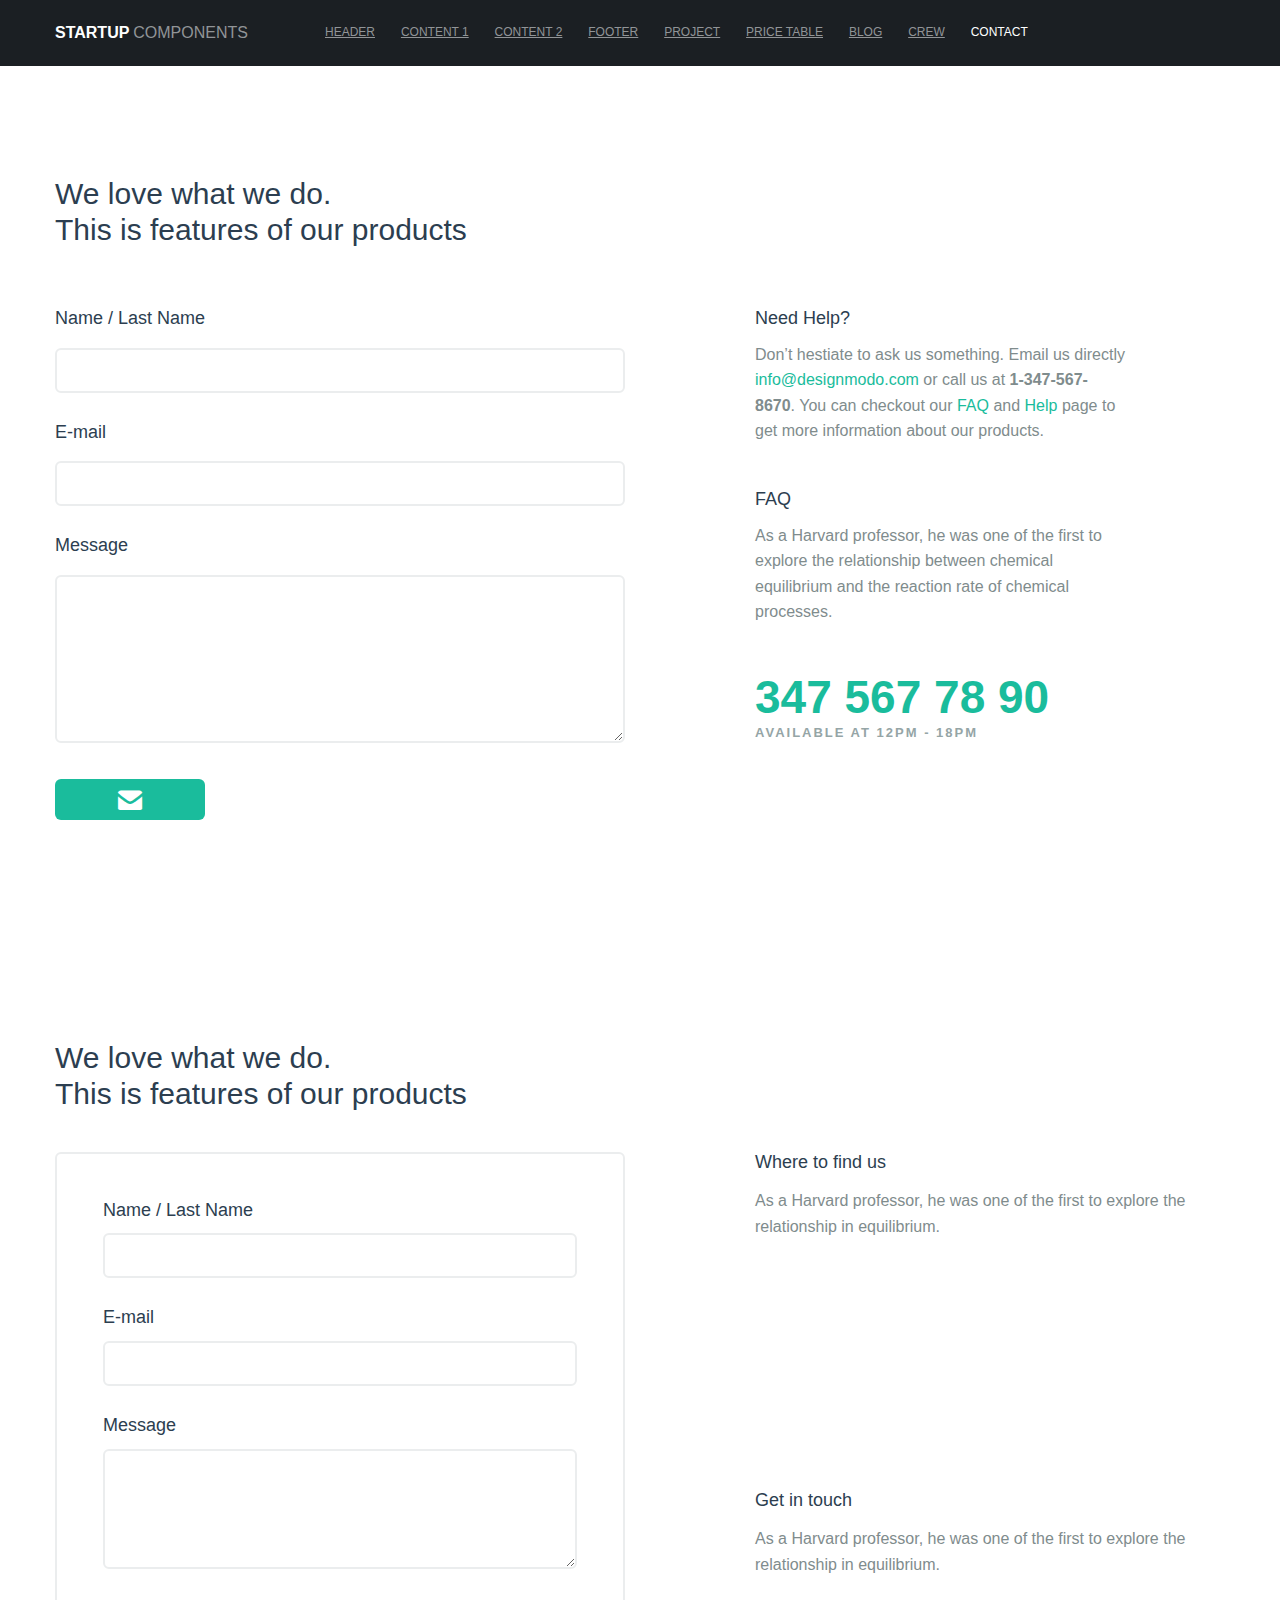
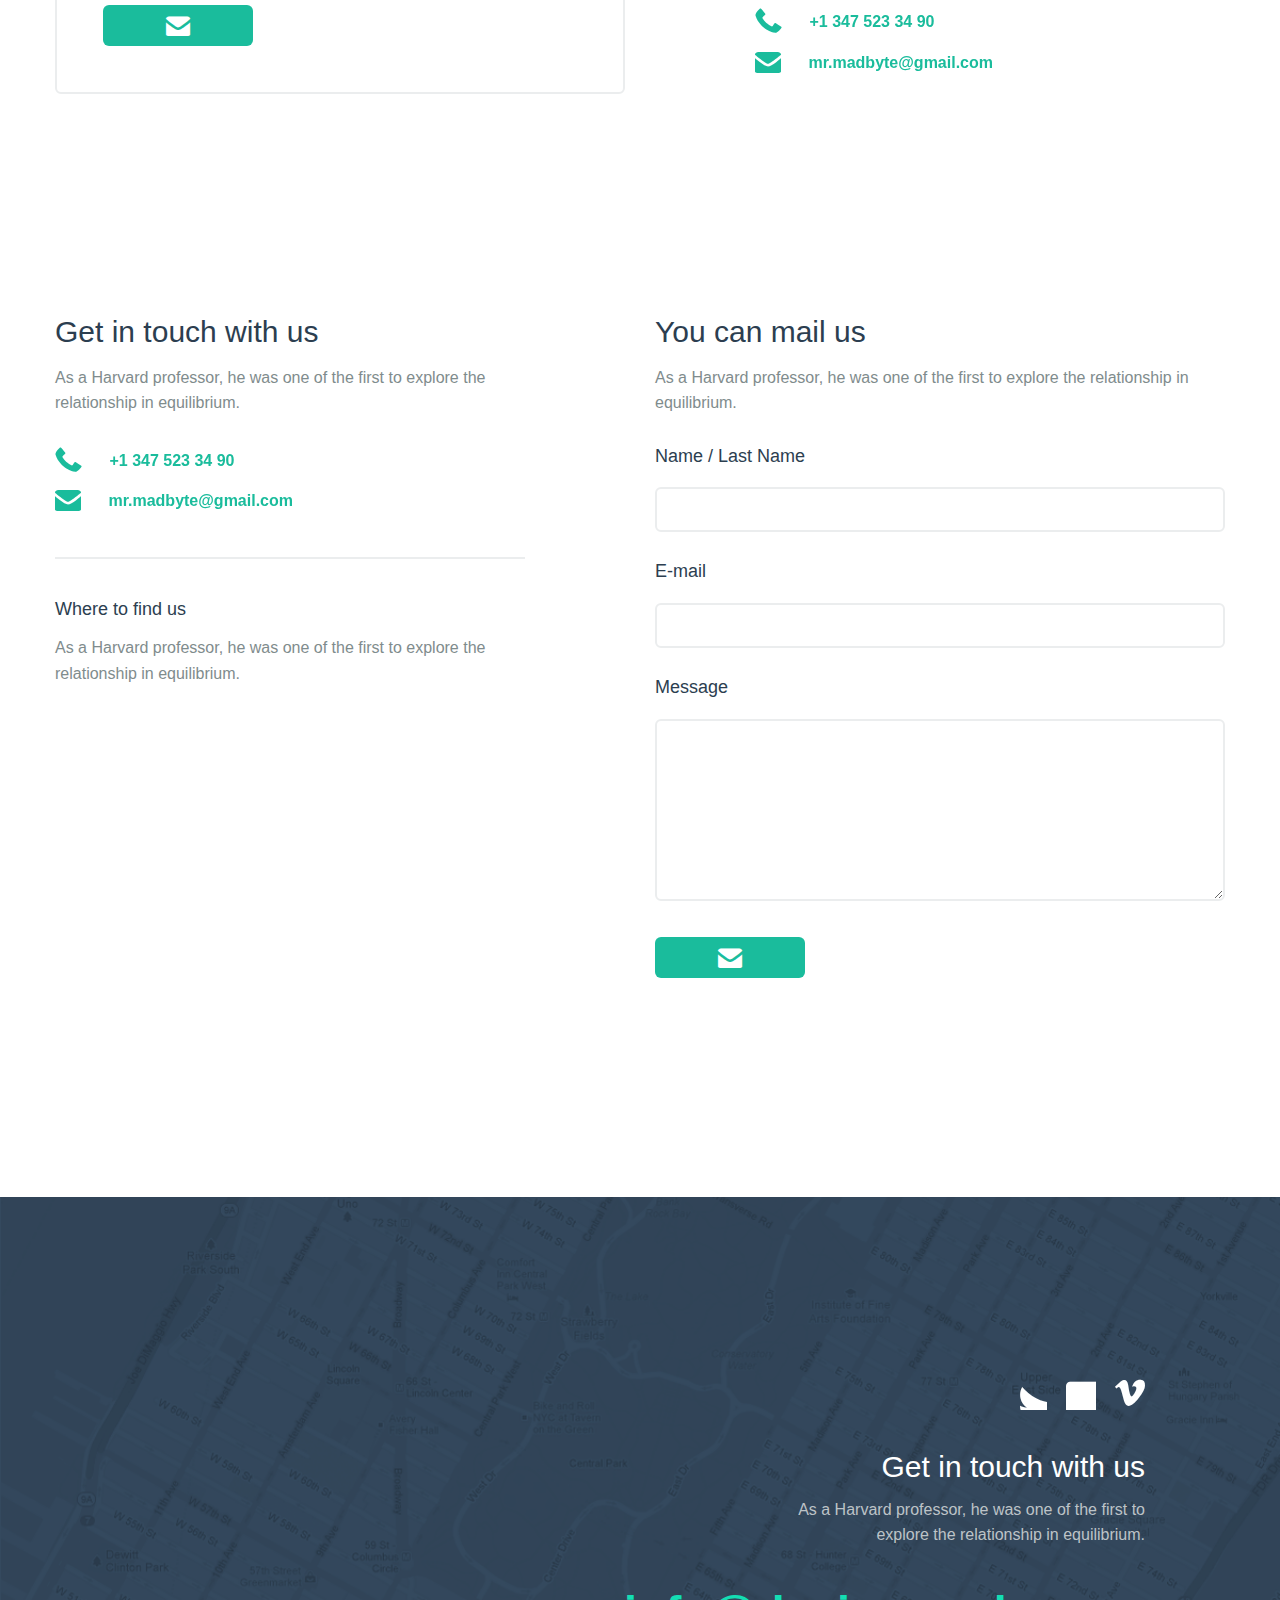
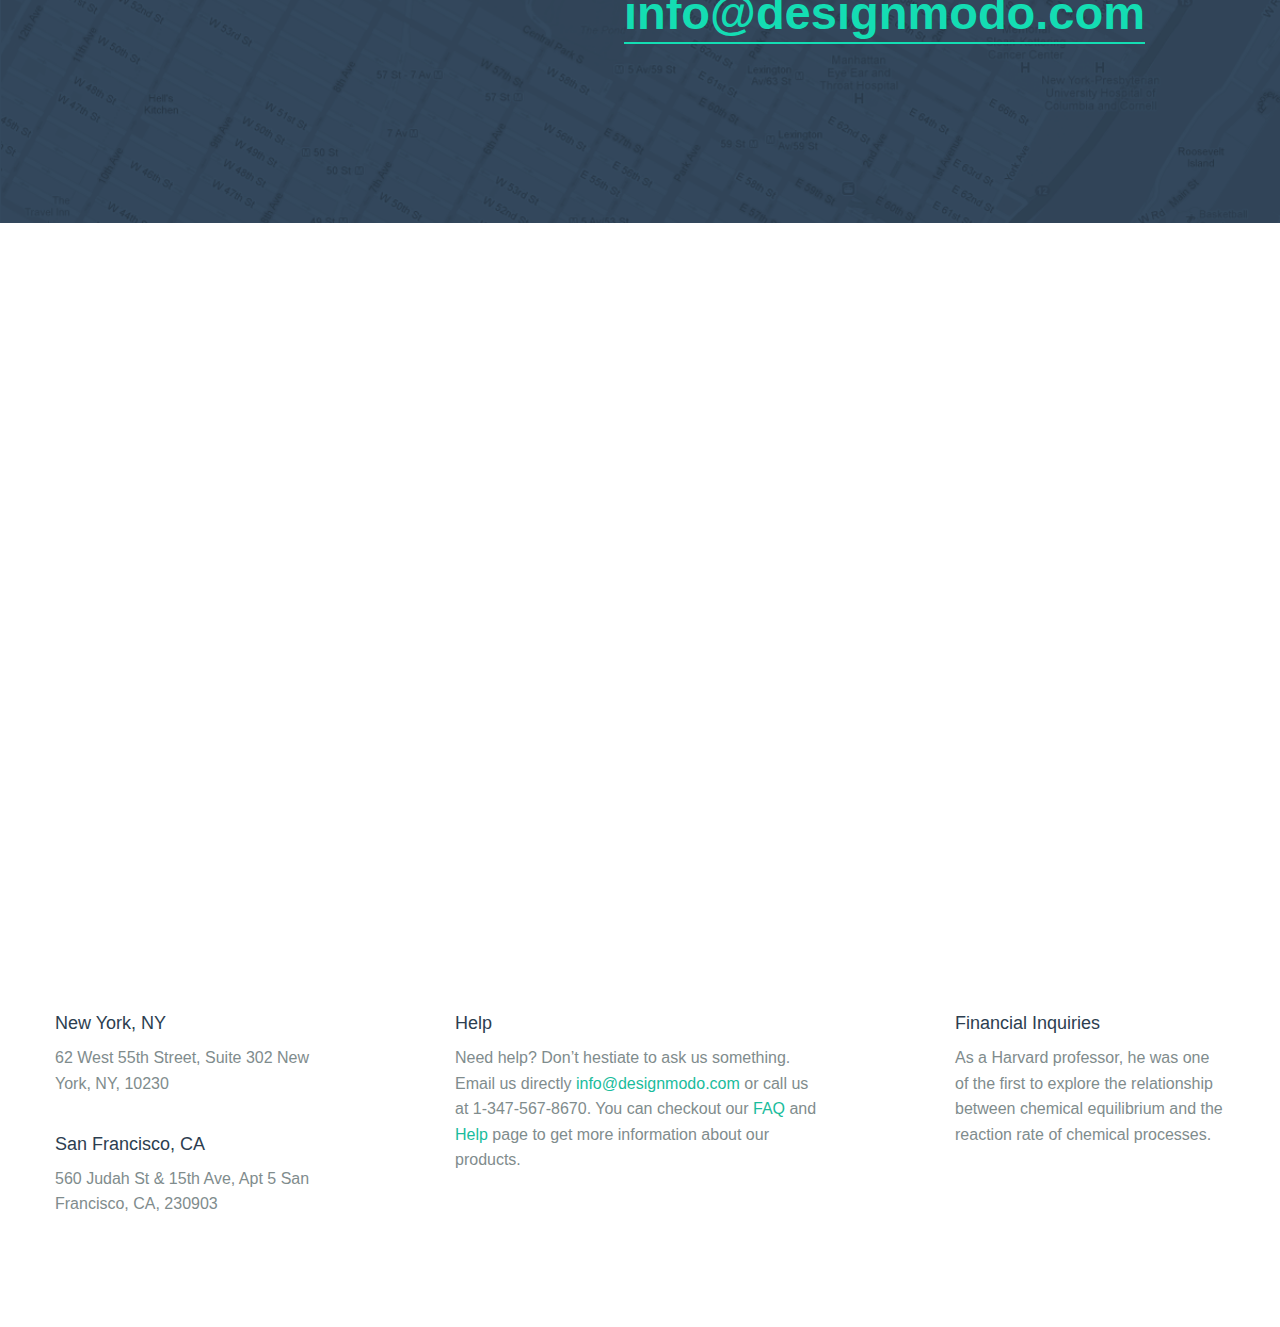
<file: ui-kit/ui-kit-contacts/index.html>
<!DOCTYPE html>
<html lang="en">
  <head>
    <meta charset="utf-8">
    <title>Contacts</title>
    <meta name="apple-mobile-web-app-capable" content="yes" />
    <meta name="viewport" content="width=device-width, initial-scale=1.0, maximum-scale=1.0, user-scalable=no" />
    <meta name="apple-mobile-web-app-status-bar-style" content="black" />
    <link rel="shortcut icon" href="../../flat-ui/images/favicon.ico">
    <link rel="stylesheet" href="../../flat-ui/bootstrap/css/bootstrap.css">
    <link rel="stylesheet" href="../../flat-ui/bootstrap/css/bootstrap-responsive.css">
    <link rel="stylesheet" href="../../flat-ui/css/flat-ui.css">
    <!-- Using only with Flat-UI (free)-->
    <link rel="stylesheet" href="../../common-files/css/icon-font.css">
    <!-- end -->
    <link rel="stylesheet" href="../ui-kit-contacts/css/ui-kit-styles.css">
  </head>
  <body>
    <nav class="dockbar navbar-fixed-top">
      <menu class="main-menu">
        <div class="container">
          <div class="row">
            <a href="index.html" class="man-brand span3">
              <span class="logotype">Startup</span>
              <span class="doc-title">components</span>
            </a>
            <button id="open-close-menu" class="menu-btn btn-inverse"><span class="fui-list"></span>
            </button>
            <dl class="span8">
              <dd><a href="../ui-kit-header/index.html">header</a>
              </dd>
              <dd><a href="../ui-kit-content/index.html">content 1</a>
              </dd>
              <dd><a href="../ui-kit-content/index2.html">content 2</a>
              </dd>
              <dd><a href="../ui-kit-footer/index.html">footer</a>
              </dd>
              <dd><a href="../ui-kit-projects/index.html">project</a>
              </dd>
              <dd><a href="../ui-kit-price/index.html">price table</a>
              </dd>
              <dd><a href="../ui-kit-blog/index.html">blog</a>
              </dd>
              <dd><a href="../ui-kit-crew/index.html">crew</a>
              </dd>
              <dd><a class="active">contact</a>
              </dd>
            </dl>
          </div>
        </div>
      </menu>
      <menu class="colapsed-menu">
        <dl>
          <dd><a href="../ui-kit-header/index.html">header</a>
          </dd>
          <dd><a href="../ui-kit-content/index.html">content 1</a>
          </dd>
          <dd><a href="../ui-kit-content/index2.html">content 2</a>
          </dd>
          <dd><a href="../ui-kit-footer/index.html">footer</a>
          </dd>
          <dd><a href="../ui-kit-projects/index.html">project</a>
          </dd>
          <dd><a href="../ui-kit-price/index.html">price table</a>
          </dd>
          <dd><a href="../ui-kit-blog/index.html">blog</a>
          </dd>
          <dd><a href="../ui-kit-crew/index.html">crew</a>
          </dd>
          <dd><a class="active">contact</a>
          </dd>
        </dl>
      </menu>
    </nav>
    <!-- contacts-1 -->
    <section class="contacts-1">
      <div class="container">
        <div class="row">
          <div class="span8">
            <h3>We love what we do. <br> This is features of our products</h3>
          </div>
        </div>
        <div class="row">
          <div class="span6">
            <form>
              <label class="h6">Name / Last Name</label>
              <input type="text">
              <label class="h6">E-mail</label>
              <input type="text">
              <label class="h6">Message</label>
              <textarea rows="7"></textarea>
              <button type="submit" class="btn btn-primary"><span class="fui-mail"></span>
              </button>
            </form>
          </div>
          <div class="span4 offset1">
            <div class="additional">
              <h6>Need Help?</h6>
              <p>Don’t hestiate to ask us something. Email us directly <a href="#">info@designmodo.com</a> or call us at <b>1-347-567-8670</b>. You can checkout our <a href="#">FAQ</a> and <a href="#">Help</a>
page to get more information about our products.</p>
            </div>
            <div class="additional">
              <h6>FAQ</h6>
              <p>As a Harvard professor, he was one of the first to explore the relationship between chemical equilibrium and the reaction rate of chemical processes.</p>
            </div>
            <div class="phone">
              <big>347 567 78 90</big>
AVAILABLE AT 12PM - 18PM
            </div>
          </div>
        </div>
      </div>
      <!--/.container-->
    </section>
    <!-- contacts-2 -->
    <section class="contacts-2">
      <div class="container">
        <div class="row">
          <div class="span8">
            <h3>We love what we do. <br> This is features of our products</h3>
          </div>
        </div>
        <div class="row">
          <div class="span6">
            <form>
              <label class="h6">Name / Last Name</label>
              <input type="text">
              <label class="h6">E-mail</label>
              <input type="text">
              <label class="h6">Message</label>
              <textarea rows="7"></textarea>
              <button type="submit" class="btn btn-primary"><span class="fui-mail"></span>
              </button>
            </form>
          </div>
          <div class="span5 offset1">
            <h6>Where to find us</h6>
            <p>As a Harvard professor, he was one of the first to explore the relationship in equilibrium.</p>
            <div class="map">
              <!--map-->
              <iframe width="100%" height="100%" frameborder="0" scrolling="no" marginheight="0" marginwidth="0" src="https://maps.google.com/?ie=UTF8&amp;t=m&amp;ll=40.714353,-74.005973&amp;spn=0.04554,0.072956&amp;z=12&amp;output=embed"></iframe>
            </div>
            <h6>Get in touch</h6>
            <p>As a Harvard professor, he was one of the first to explore the relationship in equilibrium.</p>
            <div class="links">
              <a href="#"><span class="fui-phone"></span> +1 347 523 34 90</a>
              <br>
              <a href="#"><span class="fui-mail"></span> mr.madbyte@gmail.com</a>
            </div>
          </div>
        </div>
      </div>
      <!--/.container-->
    </section>
    <!-- contacts-3 -->
    <section class="contacts-3">
      <div class="container">
        <div class="row">
          <div class="span5">
            <h3>Get in touch with us</h3>
            <p>As a Harvard professor, he was one of the first to explore the relationship in equilibrium.</p>
            <div class="links">
              <a href="#"><span class="fui-phone"></span> +1 347 523 34 90</a>
              <br>
              <a href="#"><span class="fui-mail"></span> mr.madbyte@gmail.com</a>
            </div>
            <h6>Where to find us</h6>
            <p>As a Harvard professor, he was one of the first to explore the relationship in equilibrium.</p>
            <div class="map">
              <!--map-->
              <iframe width="100%" height="100%" frameborder="0" scrolling="no" marginheight="0" marginwidth="0" src="https://maps.google.com/?ie=UTF8&amp;t=m&amp;ll=40.714353,-74.005973&amp;spn=0.04554,0.072956&amp;z=12&amp;output=embed"></iframe>
            </div>
          </div>
          <div class="span6 offset1">
            <h3>You can mail us</h3>
            <p>As a Harvard professor, he was one of the first to explore the relationship in equilibrium.</p>
            <form>
              <label class="h6">Name / Last Name</label>
              <input type="text">
              <label class="h6">E-mail</label>
              <input type="text">
              <label class="h6">Message</label>
              <textarea rows="7"></textarea>
              <button type="submit" class="btn btn-primary"><span class="fui-mail"></span>
              </button>
            </form>
          </div>
        </div>
      </div>
      <!--/.container-->
    </section>
    <div class="delimiter-big"></div>
    <!-- contacts-4 -->
    <section class="contacts-4">
      <div class="container">
        <div class="content">
          <div class="social-btns">
            <a href="#">
              <div class="fui-twitter"></div>
              <div class="fui-twitter"></div>
            </a>
            <a href="#">
              <div class="fui-facebook"></div>
              <div class="fui-facebook"></div>
            </a>
            <a href="#">
              <div class="fui-vimeo"></div>
              <div class="fui-vimeo"></div>
            </a>
          </div>
          <h3>Get in touch with us</h3>
          <p>As a Harvard professor, he was one of the first to
            <br class="hidden-phone">explore the relationship in equilibrium.
          </p>
          <div class="links">
            <a href="#">info@designmodo.com</a>
          </div>
        </div>
      </div>
      <!--/.container-->
    </section>
    <div class="delimiter-big"></div>
    <!-- contacts-5 -->
    <section class="contacts-5">
      <div class="map">
        <!--map-->
        <iframe width="100%" height="100%" frameborder="0" scrolling="no" marginheight="0" marginwidth="0" src="https://maps.google.com/?ie=UTF8&amp;t=m&amp;ll=40.714353,-74.005973&amp;spn=0.04554,0.072956&amp;z=12&amp;output=embed"></iframe>
      </div>
      <div class="container">
        <div class="row">
          <div class="span3">
            <div class="box box-first">
              <h6>New York, NY</h6>
              <p>62 West 55th Street, Suite 302 New York, NY, 10230</p>
            </div>
            <br class="hidden-phone">
            <div class="box">
              <h6>San Francisco, CA</h6>
              <p>560 Judah St & 15th Ave, Apt 5 San Francisco, CA, 230903</p>
            </div>
          </div>
          <div class="span4 offset1 box">
            <h6>Help</h6>
            <p>Need help? Don’t hestiate to ask us something. Email us directly <a href="#">info@designmodo.com</a>
or call us at 1-347-567-8670. You can checkout our <a href="#">FAQ</a> and <a href="#">Help</a> page to get more information about our products.</p>
          </div>
          <div class="span3 offset1 box">
            <h6>Financial Inquiries</h6>
            <p style="margin: 0">As a Harvard professor, he was one of the first to explore the relationship between chemical equilibrium and the reaction rate of chemical processes.</p>
          </div>
        </div>
      </div>
      <!--/.container-->
    </section>
    <!-- Placed at the end of the document so the pages load faster -->
    <script src="../../common-files/js/jquery-1.10.2.min.js"></script>
    <script src="../../flat-ui/js/bootstrap.min.js"></script>
    <script src="../../common-files/js/startup-kit.js"></script>
  </body>
</html>
</file>
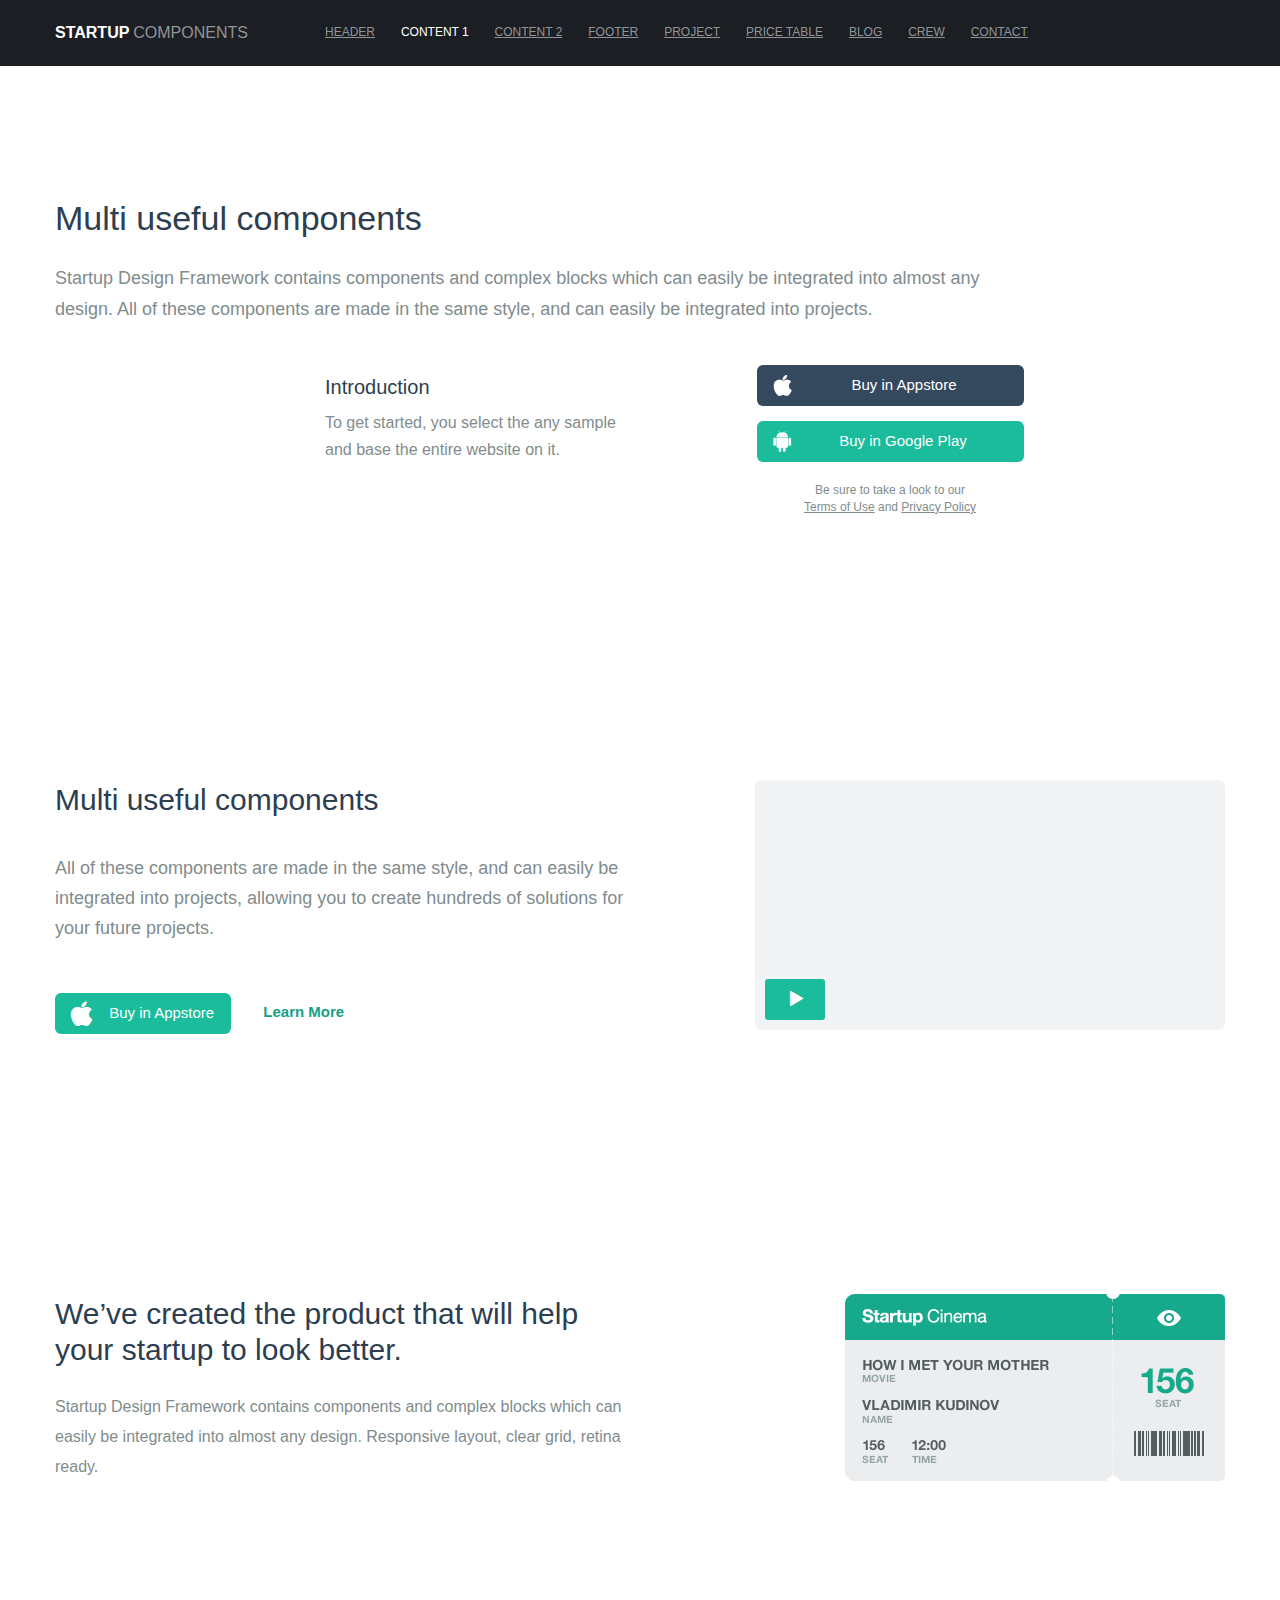
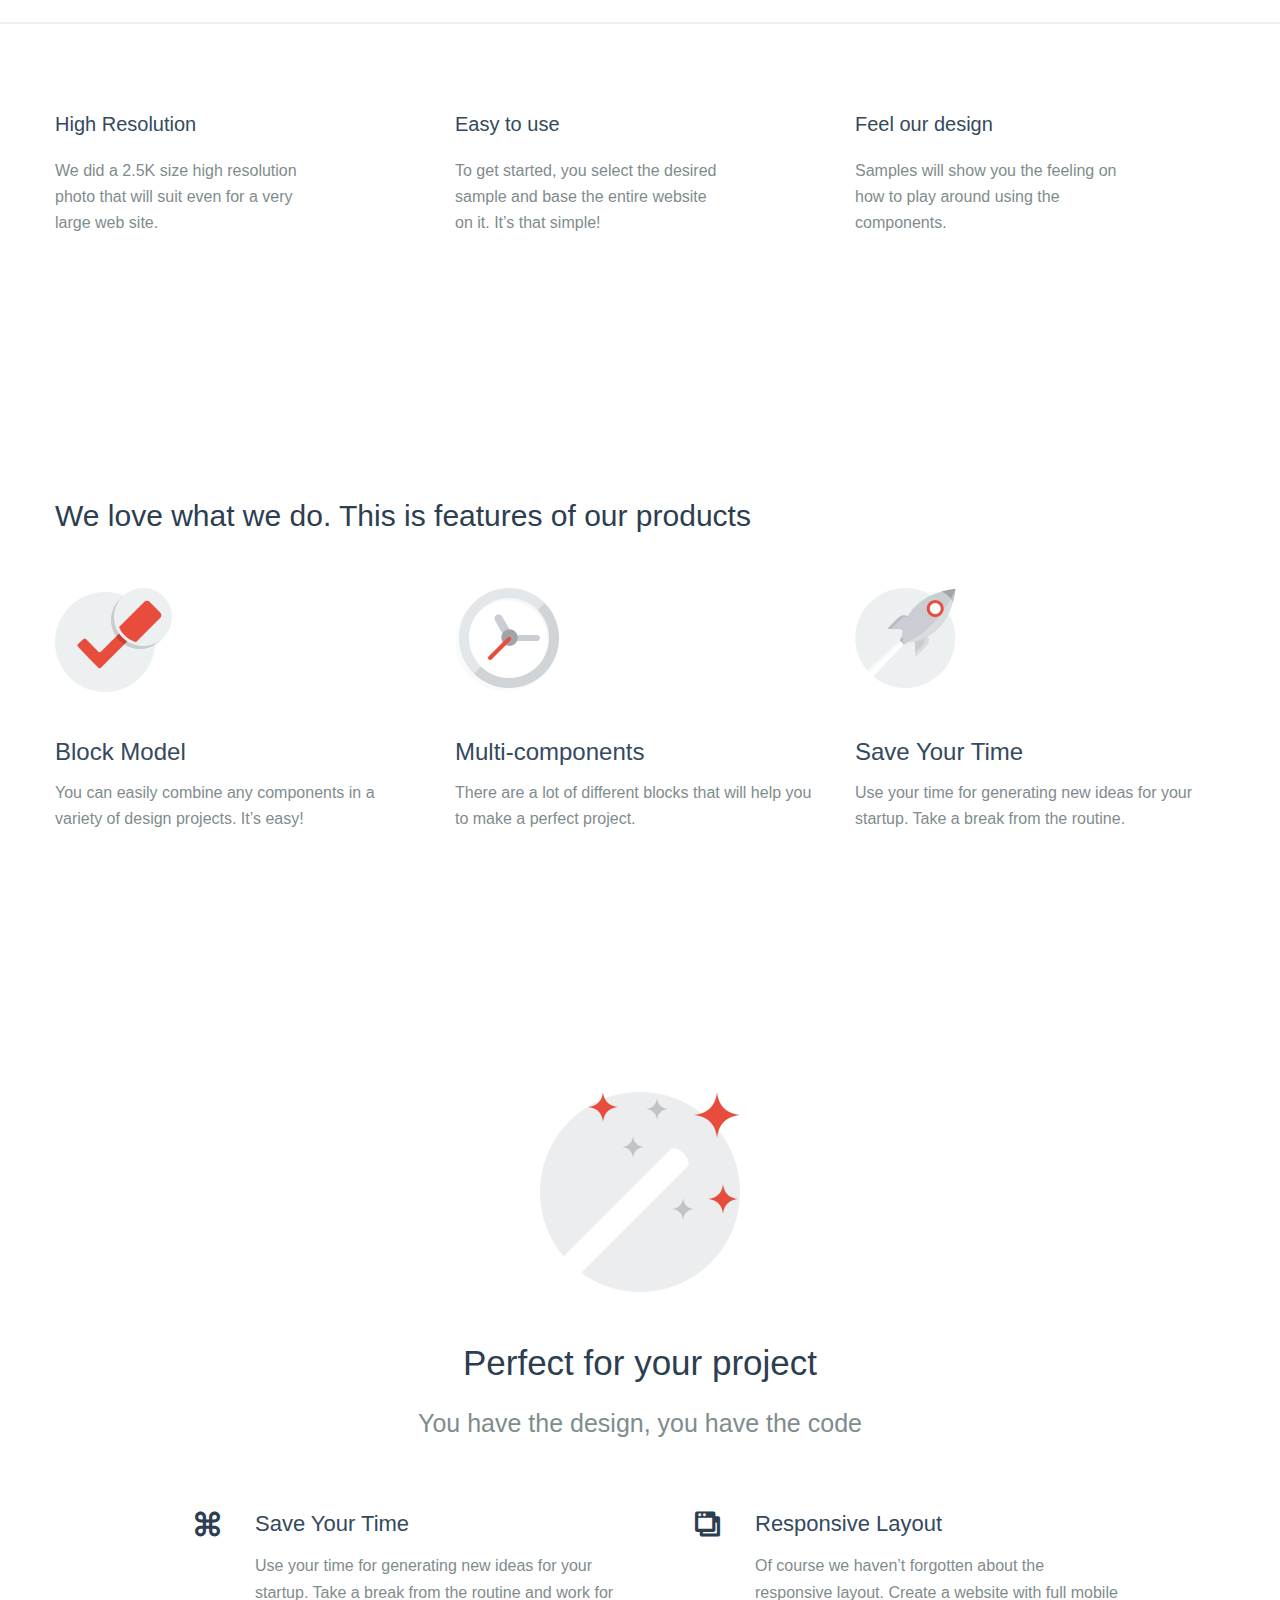
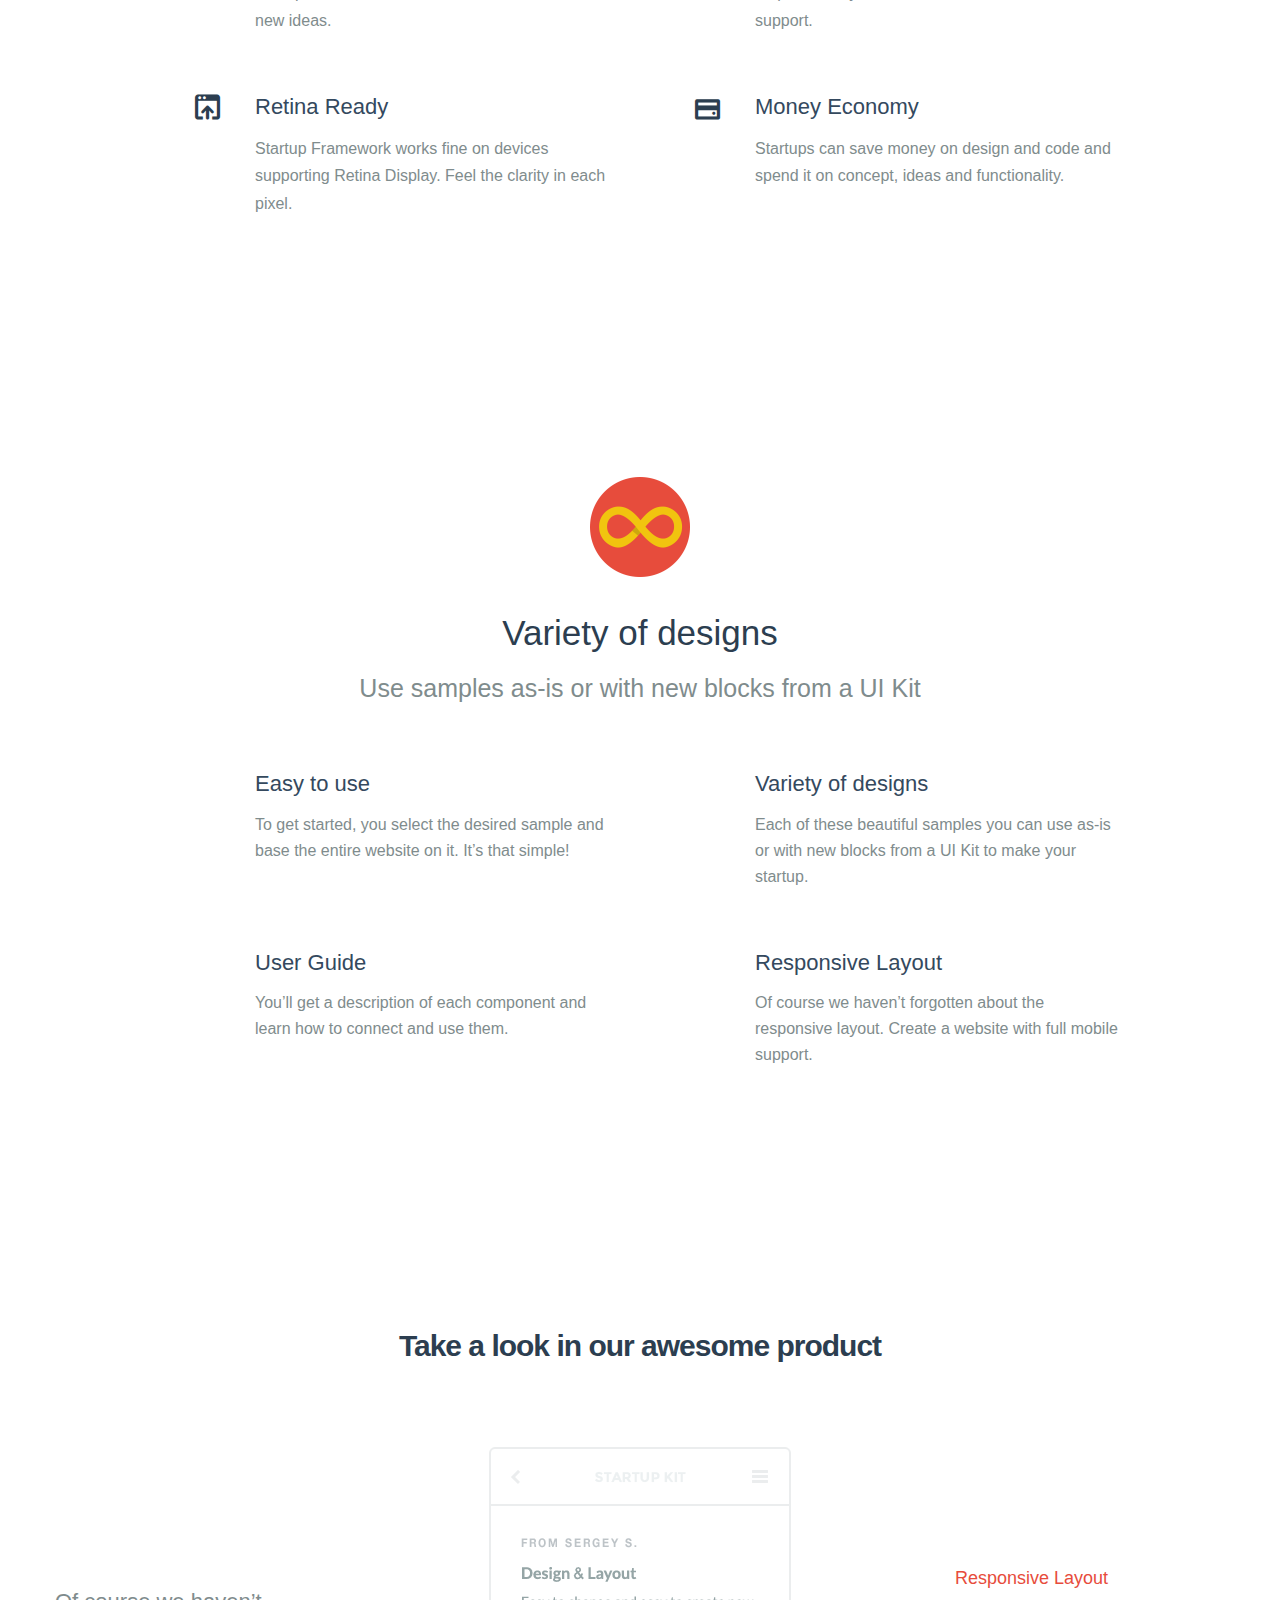
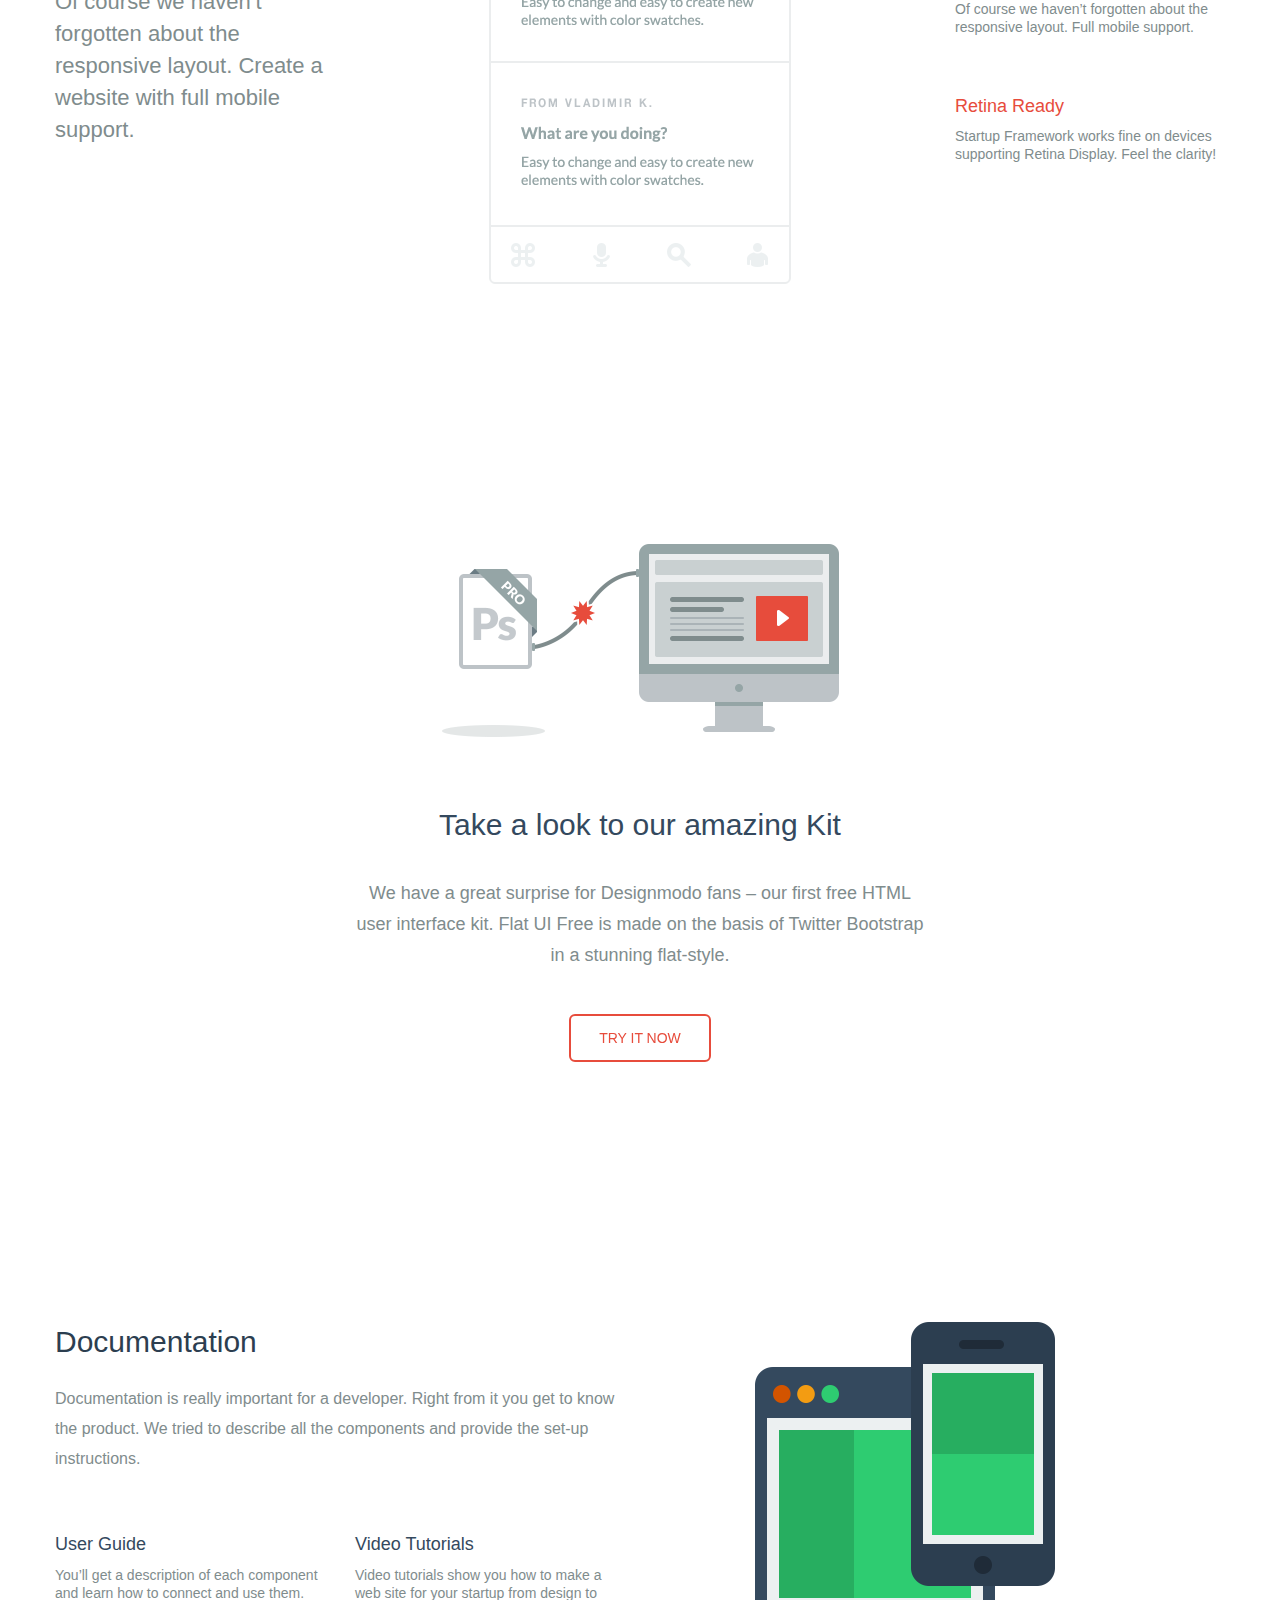
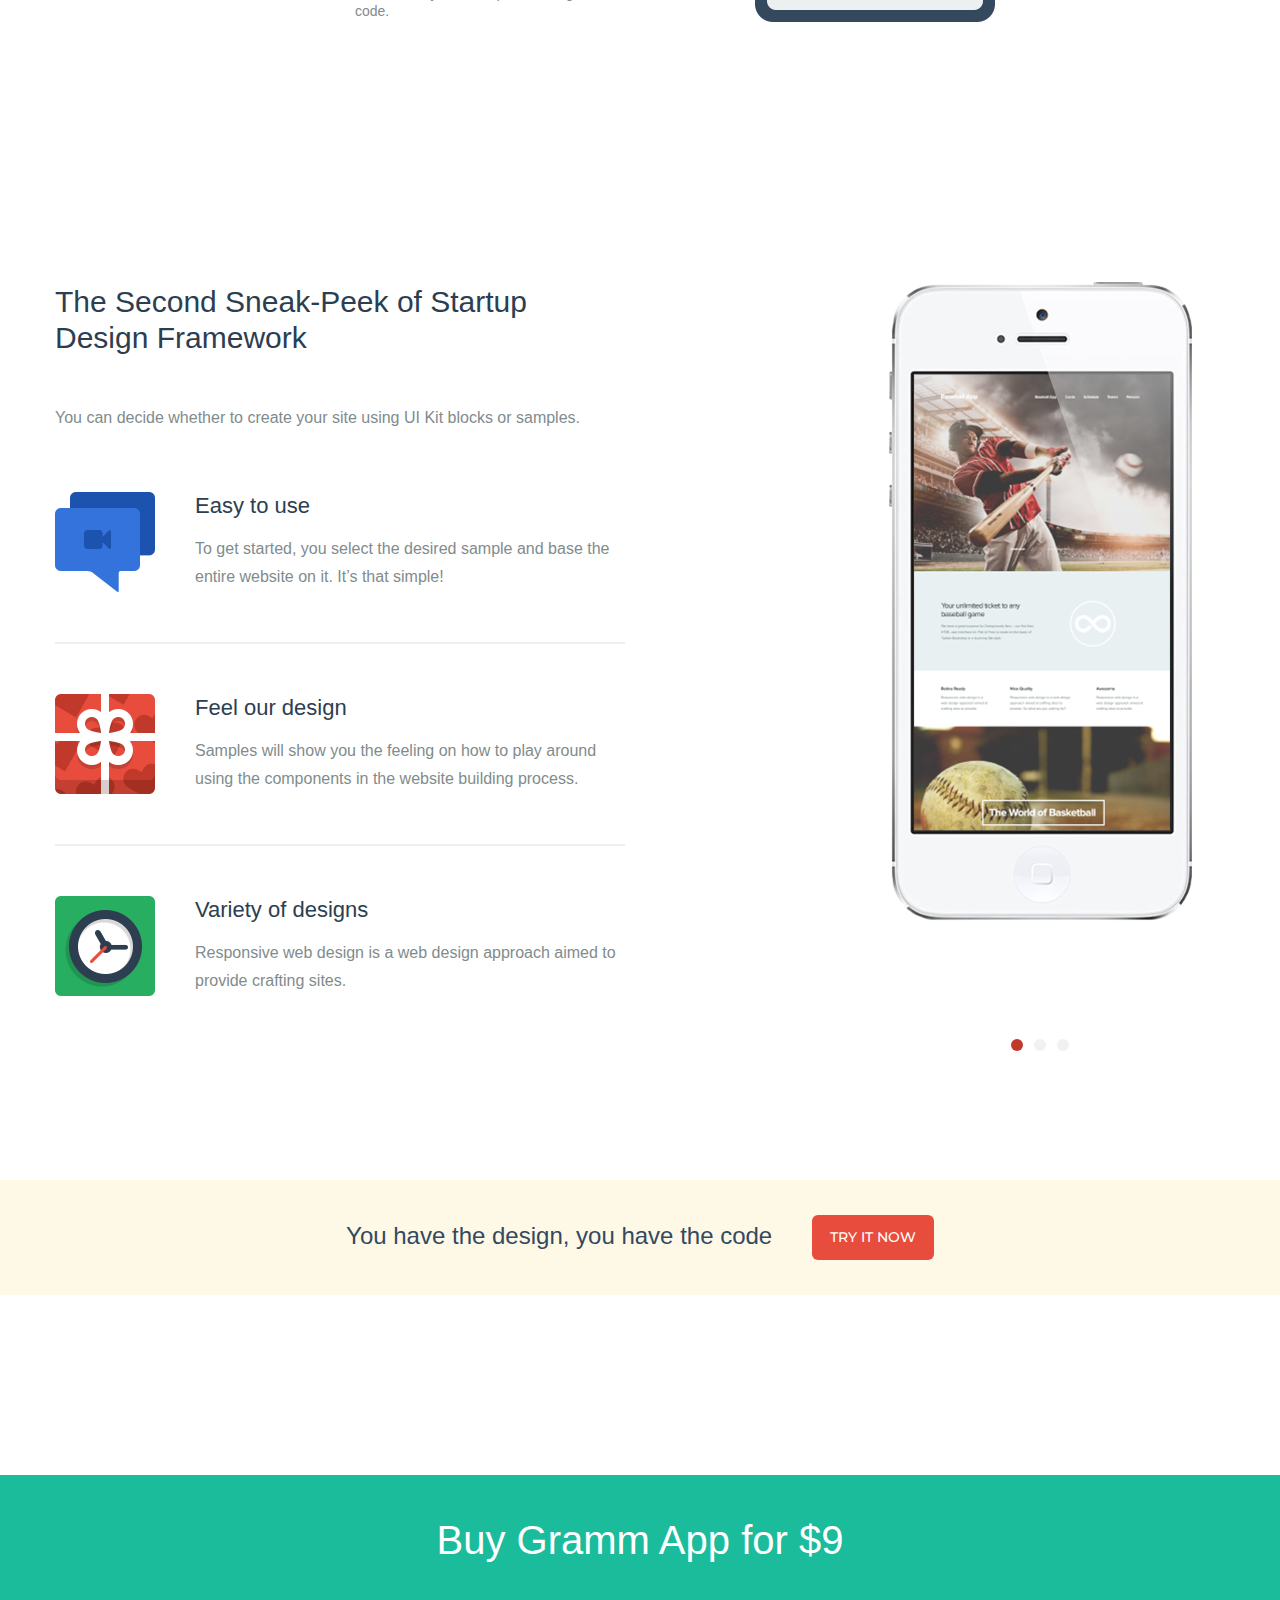
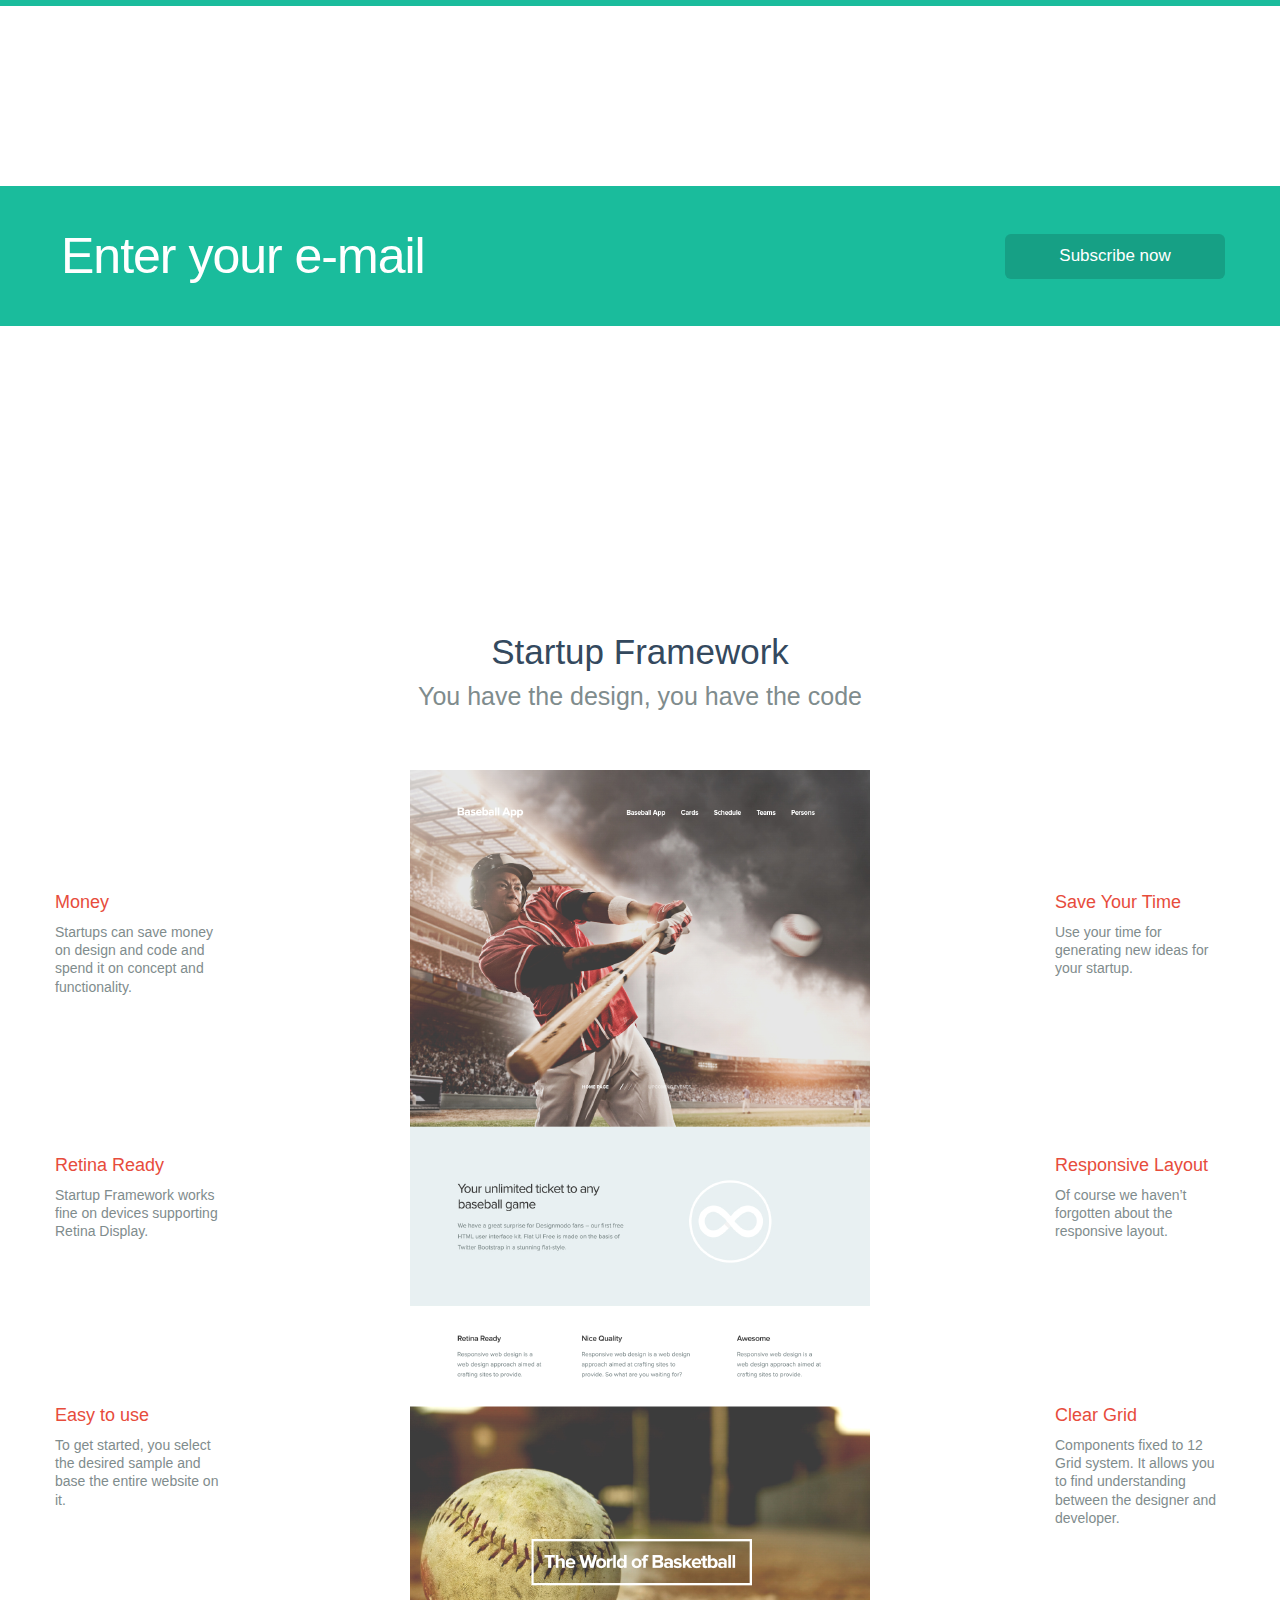
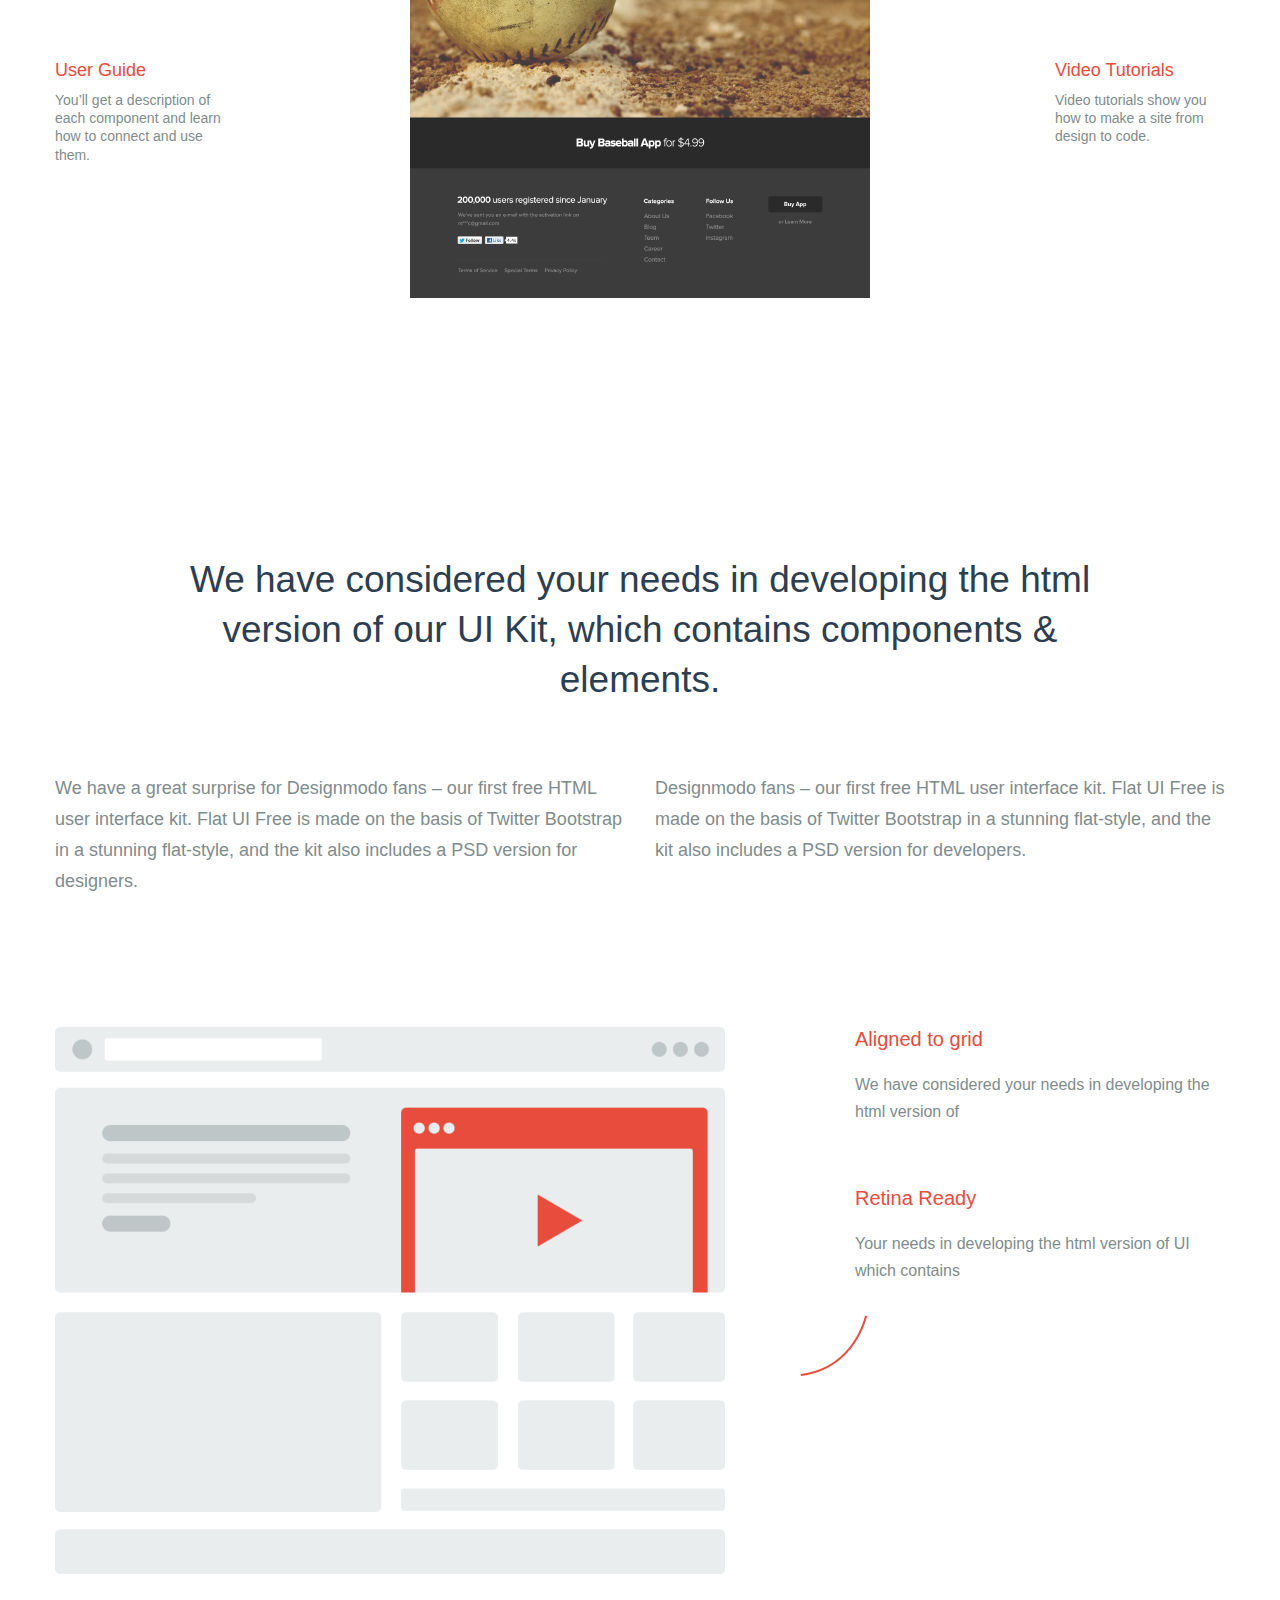
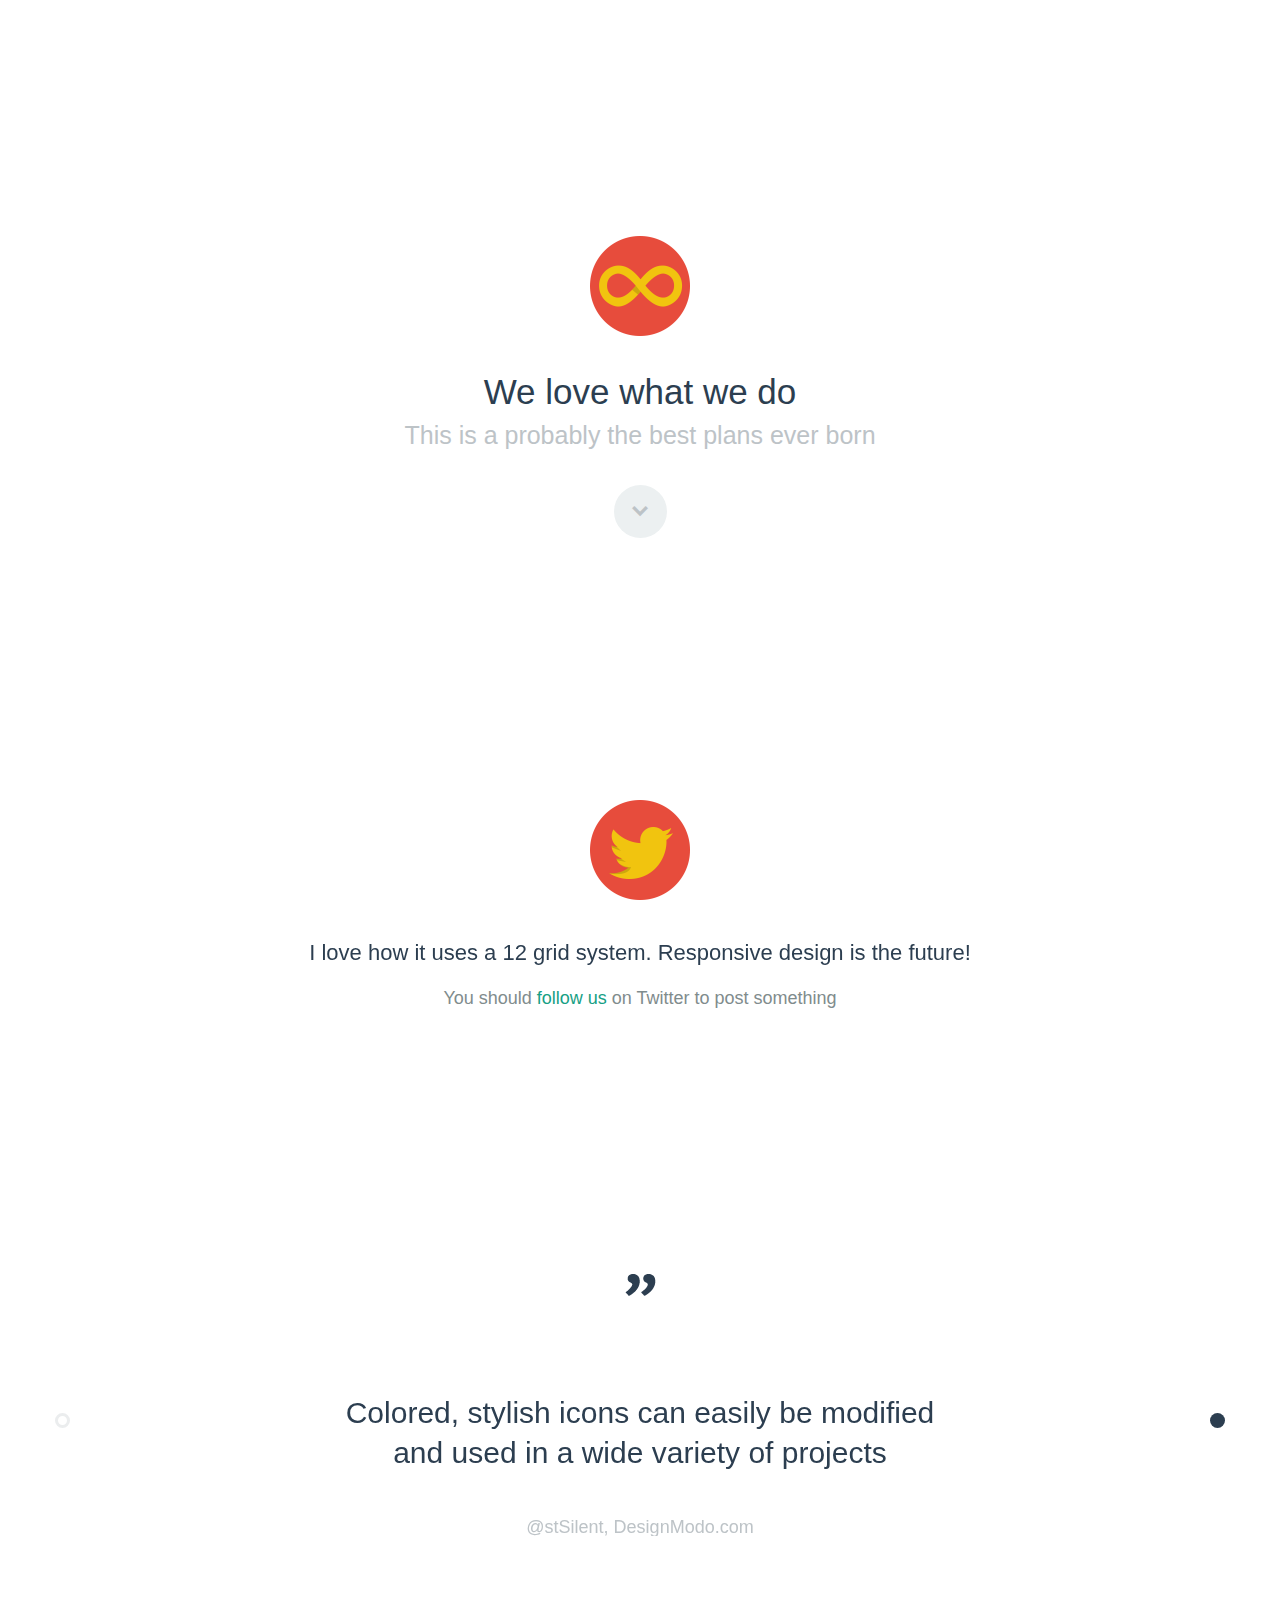
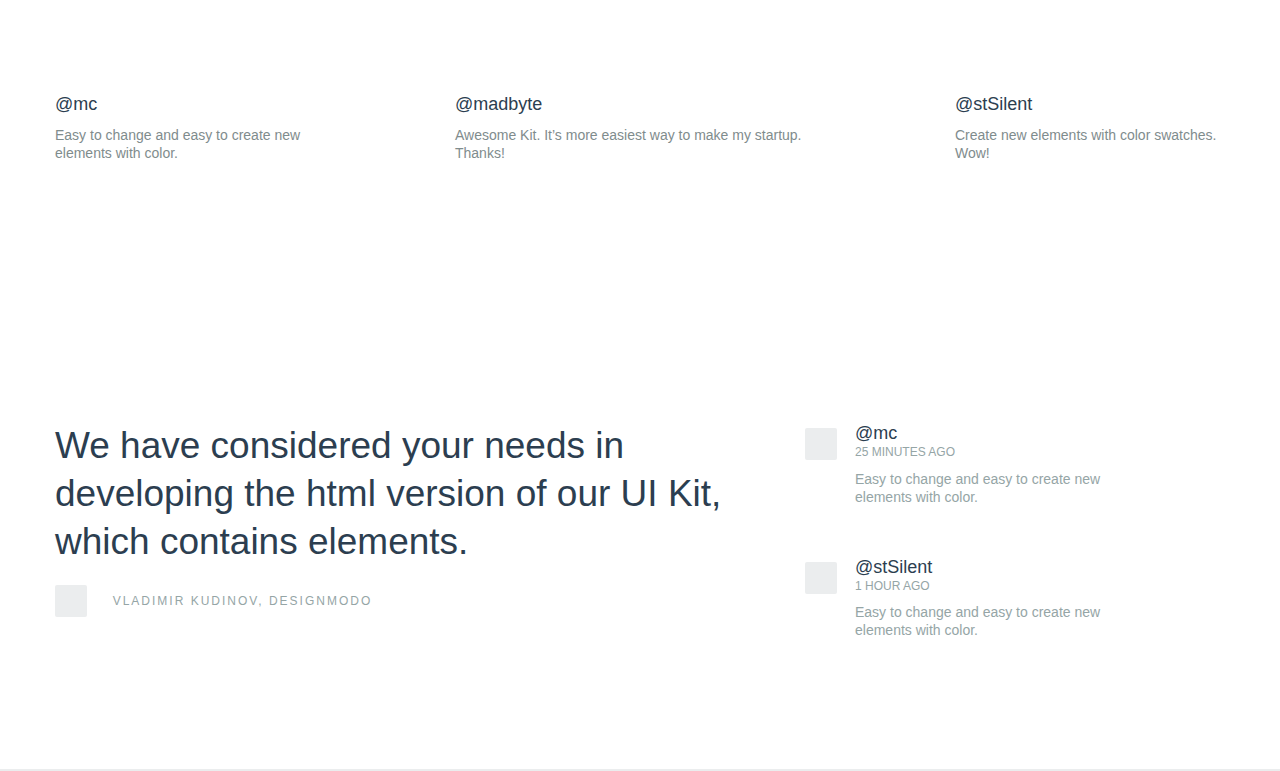
<file: ui-kit/ui-kit-content/index.html>
<!DOCTYPE html>
<html lang="en">
  <head>
    <meta charset="utf-8">
    <title>Content</title>
    <meta name="apple-mobile-web-app-capable" content="yes" />
    <meta name="viewport" content="width=device-width, initial-scale=1.0, maximum-scale=1.0, user-scalable=no" />
    <meta name="apple-mobile-web-app-status-bar-style" content="black" />
    <link rel="shortcut icon" href="../../flat-ui/images/favicon.ico">
    <link rel="stylesheet" href="../../flat-ui/bootstrap/css/bootstrap.css">
    <link rel="stylesheet" href="../../flat-ui/bootstrap/css/bootstrap-responsive.css">
    <link rel="stylesheet" href="../../flat-ui/css/flat-ui.css">
    <!-- Using only with Flat-UI (free)-->
    <link rel="stylesheet" href="../../common-files/css/icon-font.css">
    <!-- end -->
    <link rel="stylesheet" href="../../common-files/css/animations.css">
    <link rel="stylesheet" href="../ui-kit-content/css/ui-kit-styles.css">
  </head>
  <body>
    <nav class="dockbar navbar-fixed-top">
      <menu class="main-menu">
        <div class="container">
          <div class="row">
            <a href="index.html" class="man-brand span3">
              <span class="logotype">Startup</span>
              <span class="doc-title">components</span>
            </a>
            <button id="open-close-menu" class="menu-btn btn-inverse"><span class="fui-list"></span>
            </button>
            <dl class="span8">
              <dd><a href="../ui-kit-header/index.html">header</a>
              </dd>
              <dd><a class="active">content 1</a>
              </dd>
              <dd><a href="../ui-kit-content/index2.html">content 2</a>
              </dd>
              <dd><a href="../ui-kit-footer/index.html">footer</a>
              </dd>
              <dd><a href="../ui-kit-projects/index.html">project</a>
              </dd>
              <dd><a href="../ui-kit-price/index.html">price table</a>
              </dd>
              <dd><a href="../ui-kit-blog/index.html">blog</a>
              </dd>
              <dd><a href="../ui-kit-crew/index.html">crew</a>
              </dd>
              <dd><a href="../ui-kit-contacts/index.html">contact</a>
              </dd>
            </dl>
          </div>
        </div>
      </menu>
      <menu class="colapsed-menu">
        <dl>
          <dd><a href="../ui-kit-header/index.html">header</a>
          </dd>
          <dd><a class="active">content 1</a>
          </dd>
          <dd><a href="../ui-kit-content/index2.html">content 2</a>
          </dd>
          <dd><a href="../ui-kit-footer/index.html">footer</a>
          </dd>
          <dd><a href="../ui-kit-projects/index.html">project</a>
          </dd>
          <dd><a href="../ui-kit-price/index.html">price table</a>
          </dd>
          <dd><a href="../ui-kit-blog/index.html">blog</a>
          </dd>
          <dd><a href="../ui-kit-crew/index.html">crew</a>
          </dd>
          <dd><a href="../ui-kit-contacts/index.html">contact</a>
          </dd>
        </dl>
      </menu>
    </nav>
    <!-- content-1 -->
    <section class="content-1">
      <div class="container">
        <div class="row">
          <div class="span10">
            <h3>Multi useful components</h3>
            <p>
              Startup Design Framework contains components and complex blocks which can easily be integrated into almost any design. All of these components are made in the same style, and can easily be integrated into projects.
            </p>
            <div class="row box-video">
              <div class="span6">
                <div class="player">
                  <iframe id="pPlayer" src="http://player.vimeo.com/video/80282064?title=0&amp;byline=0&amp;portrait=0&amp;api=1&amp;player_id=pPlayer" frameborder="0" webkitallowfullscreen mozallowfullscreen allowfullscreen></iframe>
                </div>
                <h6>Introduction</h6>
                <p>To get started, you select the any sample and base the entire website on it.</p>
              </div>
              <div class="span3 offset1">
                <div class="btns">
                  <a class="btn btn-inverse" href="#"><span class="fui-apple"> </span>Buy in Appstore</a>
                  <a class="btn btn-primary" href="#"><span class="fui-android"> </span>Buy in Google Play</a>
                </div>
                <div class="additional-links">
                  Be sure to take a look to our
                  <br class="hidden-phone">
                  <a href="#">Terms of Use</a> and <a href="#">Privacy Policy</a>
                </div>
              </div>
            </div>
          </div>
        </div>
      </div>
    </section>
    <!-- content-2 -->
    <section class="content-2">
      <div class="container">
        <div class="row">
          <div class="span6">
            <h3>Multi useful components</h3>
            <p>All of these components are made in the same style, and can easily be integrated into projects, allowing you to create hundreds of solutions for your future projects.
            </p>
            <div class="btns">
              <a class="btn btn-primary" href="#"><span class="fui-apple"> </span> Buy in Appstore</a>
              <a href="#"><b>Learn More</b></a>
            </div>
          </div>
          <div class="span5 offset1">
            <div class="player">
              <div class="btn btn-primary btn-play fui-play"></div>
            </div>
          </div>
        </div>
      </div>
    </section>
    <!-- content-3 -->
    <section class="content-3 v-center">
      <div>
        <div class="container">
          <div class="row">
            <div class="span6 aligment">
              <h3>We’ve created the product that will help your startup to look better.</h3>
              <p>
                Startup Design Framework contains components and complex blocks which can easily be integrated into almost any design. Responsive layout, clear grid, retina ready.
              </p>
            </div>
            <div class="span6 img">
              <img src="../../common-files/img/content/ticket-green@2x.png" width="380" height="187" alt="">
            </div>
          </div>
        </div>
        <div class="delimiter">&nbsp;</div>
        <div class="container">
          <div class="row features">
            <div class="span3">
              <h6>High Resolution</h6>
              <p>We did a 2.5K size high resolution photo that will suit even for a very large web site.</p>
            </div>
            <div class="span3 offset1">
              <h6>Easy to use</h6>
              <p>To get started, you select the desired sample and base the entire website on it. It’s that simple!
              </p>
            </div>
            <div class="span3 offset1">
              <h6>Feel our design</h6>
              <p>Samples will show you the feeling on how to play around using the components.</p>
            </div>
          </div>
        </div>
      </div>
    </section>
    <!-- content-4 -->
    <section class="content-4">
      <div class="container">
        <h3>We love what we do. This is features of our products</h3>
        <div class="row features">
          <div class="span4">
            <img src="../../common-files/icons/retina-ready-s@2x.png" alt="" width="117" height="104">
            <h6>Block Model</h6>
            <p>You can easily combine any components in a variety of design projects. It’s easy!</p>
          </div>
          <div class="span4">
            <img src="../../common-files/icons/clock@2x.png" alt="" width="104" height="104">
            <h6>Multi-components</h6>
            <p>There are a lot of different blocks that will help you to make a perfect project.</p>
          </div>
          <div class="span4">
            <img src="../../common-files/icons/rocket@2x.png" alt="" width="101" height="101">
            <h6>Save Your Time</h6>
            <p>Use your time for generating new ideas for your startup. Take a break from the routine.</p>
          </div>
        </div>
      </div>
    </section>
    <!-- content-5 -->
    <section class="content-5">
      <div class="container">
        <img src="../../common-files/icons/magic-wand@2x.png" width="200" height="200" alt="">
        <div class="row">
          <div class="span10 offset1">
            <h3>Perfect for your project</h3>
            <p class="lead">You have the design, you have the code</p>
          </div>
        </div>
        <div class="row features">
          <div class="span4 offset2">
            <span class="fui-cmd"> </span>
            <h6>Save Your Time</h6>
            <p>Use your time for generating new ideas for your startup. Take a break from the routine and work for new ideas.</p>
          </div>
          <div class="span4 offset1">
            <span class="fui-windows"> </span>
            <h6>Responsive Layout</h6>
            <p>Of course we haven’t forgotten about the responsive layout. Create a website with full mobile support.
            </p>
          </div>
        </div>
        <div class="row features">
          <div class="span4 offset2">
            <span class="fui-upload"> </span>
            <h6>Retina Ready</h6>
            <p>Startup Framework works fine on devices supporting Retina Display. Feel the clarity in each pixel.
            </p>
          </div>
          <div class="span4 offset1">
            <span class="fui-credit-card"> </span>
            <h6>Money Economy</h6>
            <p>Startups can save money on design and code and spend it on concept, ideas and functionality.</p>
          </div>
        </div>
      </div>
    </section>
    <!-- content-6 -->
    <section class="content-6 v-center">
      <div>
        <div class="container">
          <h3><img src="../../common-files/icons/Infinity-Loop@2x.png" width="100" height="100" alt=""> Variety of designs </h3>
          <p class="lead">Use samples as-is or with new blocks from a UI Kit</p>
          <div class="row features">
            <div class="span4 offset2">
              <h6>Easy to use</h6>
              <p>To get started, you select the desired sample and base the entire website on it. It’s that simple!</p>
            </div>
            <div class="span4 offset1">
              <h6>Variety of designs</h6>
              <p>Each of these beautiful samples you can use as-is or with new blocks from a UI Kit to make your startup.
              </p>
            </div>
          </div>
          <div class="row features">
            <div class="span4 offset2">
              <h6>User Guide</h6>
              <p>You’ll get a description of each component and learn how to connect and use them.</p>
            </div>
            <div class="span4 offset1">
              <h6>Responsive Layout</h6>
              <p>Of course we haven’t forgotten about the responsive layout. Create a website with full mobile support.
              </p>
            </div>
          </div>
        </div>
      </div>
    </section>
    <!-- content-7 -->
    <section class="content-7 v-center">
      <div>
        <div class="container">
          <h3>Take a look in our awesome product</h3>
          <div class="row v-center">
            <div class="span3">
              <div class="span3">
                Of course we haven’t forgotten about the responsive layout. Create a website with full mobile support.
              </div>
            </div>
            <div class="span4">
              <div class="span4 offset1">
                <div class="screen-wrapper">
                  <div class="screen">
                    <img src="../../common-files/img/content/screen-popup.png" alt="">
                    <img src="../../common-files/img/content/screen.png" alt="">
                  </div>
                </div>
              </div>
            </div>
            <div class="span3">
              <div class="span3 offset1">
                <h6>Responsive Layout</h6>
Of course we haven’t forgotten about the responsive layout. Full mobile support.
                <h6>Retina Ready</h6>
Startup Framework works fine on devices supporting Retina Display. Feel the clarity!
              </div>
            </div>
          </div>
        </div>
      </div>
    </section>
    <!-- content-8 -->
    <section class="content-8 v-center">
      <div>
        <div class="container">
          <img src="../../common-files/img/content/img-1@2x.png" width="397" height="193" alt="">
          <h3>Take a look to our amazing Kit</h3>
          <div class="row">
            <div class="span6 offset3">
              <p>We have a great surprise for Designmodo fans – our first free HTML user interface kit. Flat UI Free is made on the basis of Twitter Bootstrap in a stunning flat-style.
              </p>
              <a class="btn btn-large btn-clear" href="#">TRY IT NOW</a>
            </div>
          </div>
        </div>
      </div>
    </section>
    <!-- content-9 -->
    <section class="content-9">
      <div class="container">
        <div class="row">
          <div class="span6">
            <h3>Documentation</h3>
            <p>Documentation is really important for a developer. Right from it you get to know the product. We tried to describe all the components and provide the set-up instructions.
            </p>
            <div class="row">
              <div class="span3">
                <h6>User Guide</h6>
You’ll get a description of each component and learn how to connect and use them.
              </div>
              <div class="span3">
                <h6>Video Tutorials</h6>
Video tutorials show you how to make a web site for your startup from design to code.
              </div>
            </div>
          </div>
          <div class="span5 offset1 hidden-phone">
            <img src="../../common-files/icons/browser-iphone@2x.png" width="300" height="300" alt="">
          </div>
        </div>
      </div>
    </section>
    <!-- content-10 -->
    <section class="content-10">
      <div class="container">
        <div class="row">
          <div class="span6">
            <h3>The Second Sneak-Peek
                    of Startup Design Framework</h3>
            <p>You can decide whether to create your site using UI Kit blocks or samples.</p>
            <div class="features">
              <div class="box">
                <img src="../../common-files/icons/retina@2x.png" width="100" height="100" alt="">
                <h6>Easy to use</h6>
                <p>To get started, you select the desired sample and base the entire website on it. It’s that simple!
                </p>
              </div>
              <div class="box">
                <img src="../../common-files/icons/Gift-Box@2x.png" width="100" height="100" alt="">
                <h6>Feel our design</h6>
                <p>Samples will show you the feeling on how to play around using the components in the website building process.</p>
              </div>
              <div class="box">
                <img src="../../common-files/icons/time@2x.png" width="100" height="100" alt="">
                <h6>Variety of designs</h6>
                <p>Responsive web design is a web design approach aimed to provide crafting sites.</p>
              </div>
            </div>
          </div>
          <div class="span4 offset2 text-center">
            <div id="c-10_myCarousel" class="carousel slide">
              <div class="carousel-inner">
                <div class="item active">
                  <img src="../../common-files/img/content/iphone@2x.png" width="303" height="636" alt="">
                </div>
                <div class="item">
                  <img src="../../common-files/img/content/iphone-n@2x.png" width="303" height="636" alt="">
                </div>
                <div class="item">
                  <img src="../../common-files/img/content/iphone@2x.png" width="303" height="636" alt="">
                </div>
              </div>
              <ol class="carousel-indicators">
                <li data-target="#c-10_myCarousel" data-slide-to="0" class="active"></li>
                <li data-target="#c-10_myCarousel" data-slide-to="1"></li>
                <li data-target="#c-10_myCarousel" data-slide-to="2"></li>
              </ol>
            </div>
          </div>
        </div>
      </div>
    </section>
    <!-- content-11 -->
    <section class="content-11">
      <div class="container">
        <span>You have the design, you have the code</span>
        <a class="btn btn-large btn-danger" href="#">TRY IT NOW</a>
      </div>
    </section>
    <div class="delimiter-big"></div>
    <!-- content-12 -->
    <section class="content-12">
      <a class="wide btn-wide" href="#"><b>Buy Gramm App</b> for $9</a>
    </section>
    <div class="delimiter-big"></div>
    <!-- content-13 -->
    <section class="content-13 subscribe-form bg-turquoise">
      <div class="container">
        <div class="row">
          <form>
            <div class="span8">
              <input type="text" placeholder="Enter your e-mail" spellcheck="false">
            </div>
            <div class="span4">
              <button class="btn btn-large btn-primary" type="submit">
                Subscribe now
              </button>
            </div>
          </form>
        </div>
      </div>
    </section>
    <div class="delimiter-big"></div>
    <!-- content-14 -->
    <section class="content-14 v-center">
      <div>
        <div class="container">
          <h3>Startup Framework</h3>
          <p class="lead">You have the design, you have the code</p>
          <div class="row features">
            <div class="span2">
              <div class="box-1">
                <h6>Money</h6>
Startups can save money on design and code and spend it on concept and functionality.
              </div>
              <div class="box-2">
                <h6>Retina Ready</h6>
Startup Framework works fine on devices supporting Retina Display.
              </div>
              <div class="box-3">
                <h6>Easy to use</h6>
To get started, you select the desired sample and base the entire website on it.
              </div>
              <div class="box-4">
                <h6>User Guide</h6>
You’ll get a description of each component and learn how to connect and use them.
              </div>
            </div>
            <div class="span6 offset1">
              <img src="../../common-files/img/content/page.png" alt="">
            </div>
            <div class="span2 offset1">
              <div class="box-5">
                <h6>Save Your Time</h6>
Use your time for generating new ideas for your startup.
              </div>
              <div class="box-6">
                <h6>Responsive Layout</h6>
Of course we haven’t forgotten about the responsive layout.
              </div>
              <div class="box-7">
                <h6>Clear Grid</h6>
Components fixed to 12 Grid system. It allows you to find understanding between the designer and developer.
              </div>
              <div class="box-8">
                <h6>Video Tutorials</h6>
Video tutorials show you how to make a site from design to code.
              </div>
            </div>
          </div>
        </div>
      </div>
    </section>
    <!-- content-15 -->
    <section class="content-15 v-center">
      <div>
        <div class="container">
          <div class="row">
            <h3 class="span10 offset1">We have considered your needs in developing the html version of our
                    UI Kit, which contains components &amp; elements.
                </h3>
          </div>
          <div class="row">
            <div class="span6">
              <p>We have a great surprise for Designmodo fans – our first free HTML user interface kit. Flat UI Free is made on the basis of Twitter Bootstrap in a stunning flat-style, and the kit also includes a PSD version for designers.
              </p>
            </div>
            <div class="span6">
              <p>
                Designmodo fans – our first free HTML user interface kit. Flat UI Free is made on the basis of Twitter Bootstrap in a stunning flat-style, and the kit also includes a PSD version for developers.
              </p>
            </div>
          </div>
          <div class="row features">
            <div class="span7">
              <img src="../../common-files/img/content/screen-2@2x.png" width="540" height="441" alt="">
            </div>
            <div class="span4 offset1">
              <h6>Aligned to grid</h6>
              <p>We have considered your needs in developing the html version of</p>
              <h6>Retina Ready</h6>
              <p>Your needs in developing the html version of UI which contains</p>
              <img class="hidden-phone" src="../../common-files/img/content/line@2x.png" width="67" height="61" alt="">
            </div>
          </div>
        </div>
      </div>
    </section>
    <!-- content-16 -->
    <section class="content-16 v-center">
      <div>
        <div class="container">
          <h3><img src="../../common-files/icons/Infinity-Loop@2x.png" width="100" height="100" alt=""> We love what we
                do </h3>
          <p class="lead">This is a probably the best plans ever born</p>
        </div>
      </div>
      <a class="control-btn fui-arrow-down" href="#"></a>
    </section>
    <!-- content-17 -->
    <section class="content-17 v-center">
      <div>
        <div class="container">
          <h3><img src="../../common-files/icons/twitter@2x.png" width="100" height="100" alt=""></h3>
          <div id="c-17_myCarousel" class="carousel slide">
            <div class="carousel-inner">
              <div class="item active">I love how it uses a 12 grid system. Responsive design is the future!</div>
              <div class="item">Responsive design is the future!</div>
              <div class="item">Responsive design is the future! I love how it uses a 12 grid system.</div>
              <div class="item">I love how it uses a 12 grid system.</div>
            </div>
          </div>
          <p style="margin: 0">
            You should <a href="#">follow us</a> on Twitter to post something
          </p>
        </div>
      </div>
    </section>
    <!-- content-18 -->
    <section class="content-18">
      <div class="container">
        <div id="c-18_myCarousel" class="carousel slide" data-interval="600000">
          <div class="controls">
            <a class="carousel-control left disabled" href="#c-18_myCarousel" data-slide="prev"></a>
            <a class="carousel-control right" href="#c-18_myCarousel" data-slide="next"></a>
          </div>
          <div class="carousel-inner">
            <div class="item active">
              <div class="quote-text">
                Colored, stylish icons can easily be modified and used in a wide variety of projects
              </div>
              <div class="quote-author">@stSilent, DesignModo.com</div>
            </div>
            <div class="item">
              <div class="quote-text">
                Colored, stylish icons can easily be modified and used in a wide variety of projects
              </div>
              <div class="quote-author">@stSilent, DesignModo.com</div>
            </div>
            <div class="item">
              <div class="quote-text">
                Colored, stylish icons can easily be modified and used in a wide variety of projects
              </div>
              <div class="quote-author">@stSilent, DesignModo.com</div>
            </div>
          </div>
        </div>
        <div class="row quotes">
          <div class="span3">
            <h6>@mc</h6>
Easy to change and easy to create new elements with color.
          </div>
          <div class="span4 offset1">
            <h6>@madbyte</h6>
Awesome Kit. It’s more easiest way to make my startup. Thanks!
          </div>
          <div class="span3 offset1">
            <h6>@stSilent</h6>
Create new elements with color swatches. Wow!
          </div>
        </div>
      </div>
    </section>
    <!-- content-19 -->
    <section class="content-19">
      <div class="container">
        <div class="row">
          <div class="span7">
            <div class="quote">
              <div class="quote-text">
                We have considered your needs in developing the html version of our UI Kit, which contains elements.
              </div>
              <div class="quote-author">
                <div class="quote-author-photo"></div>
                <div class="quote-author-name">
                  VLADIMIR KUDINOV, DESIGNMODO
                </div>
              </div>
            </div>
          </div>
          <div class="span3 offset1">
            <div class="quote">
              <div class="quote-author">
                <div class="quote-author-photo"></div>
                <div class="quote-author-name">@mc</div>
              </div>
              <div class="quote-date">25 MINUTES AGO</div>
              <div class="quote-text">Easy to change and easy to create new elements with color.</div>
            </div>
            <div class="quote">
              <div class="quote-author">
                <div class="quote-author-photo"></div>
                <div class="quote-author-name">@stSilent</div>
              </div>
              <div class="quote-date">1 HOUR AGO</div>
              <div class="quote-text">Easy to change and easy to create new elements with color.</div>
            </div>
          </div>
        </div>
      </div>
    </section>
    <!-- Placed at the end of the document so the pages load faster -->
    <script src="../../common-files/js/jquery-1.10.2.min.js"></script>
    <script src="../../flat-ui/js/bootstrap.min.js"></script>
    <script src="../../common-files/js/modernizr.custom.js"></script>
    <script src="../../common-files/js/page-transitions.js"></script>
    <script src="../../common-files/js/jquery.scrollTo-1.4.3.1-min.js"></script>
    <script src="../../common-files/js/jquery.parallax.min.js"></script>
    <script src="../../common-files/js/easing.min.js"></script>
    <script src="../../common-files/js/jquery.svg.js"></script>
    <script src="../../common-files/js/jquery.svganim.js"></script>
    <script src="../../common-files/js/startup-kit.js"></script>
  </body>
</html>
</file>
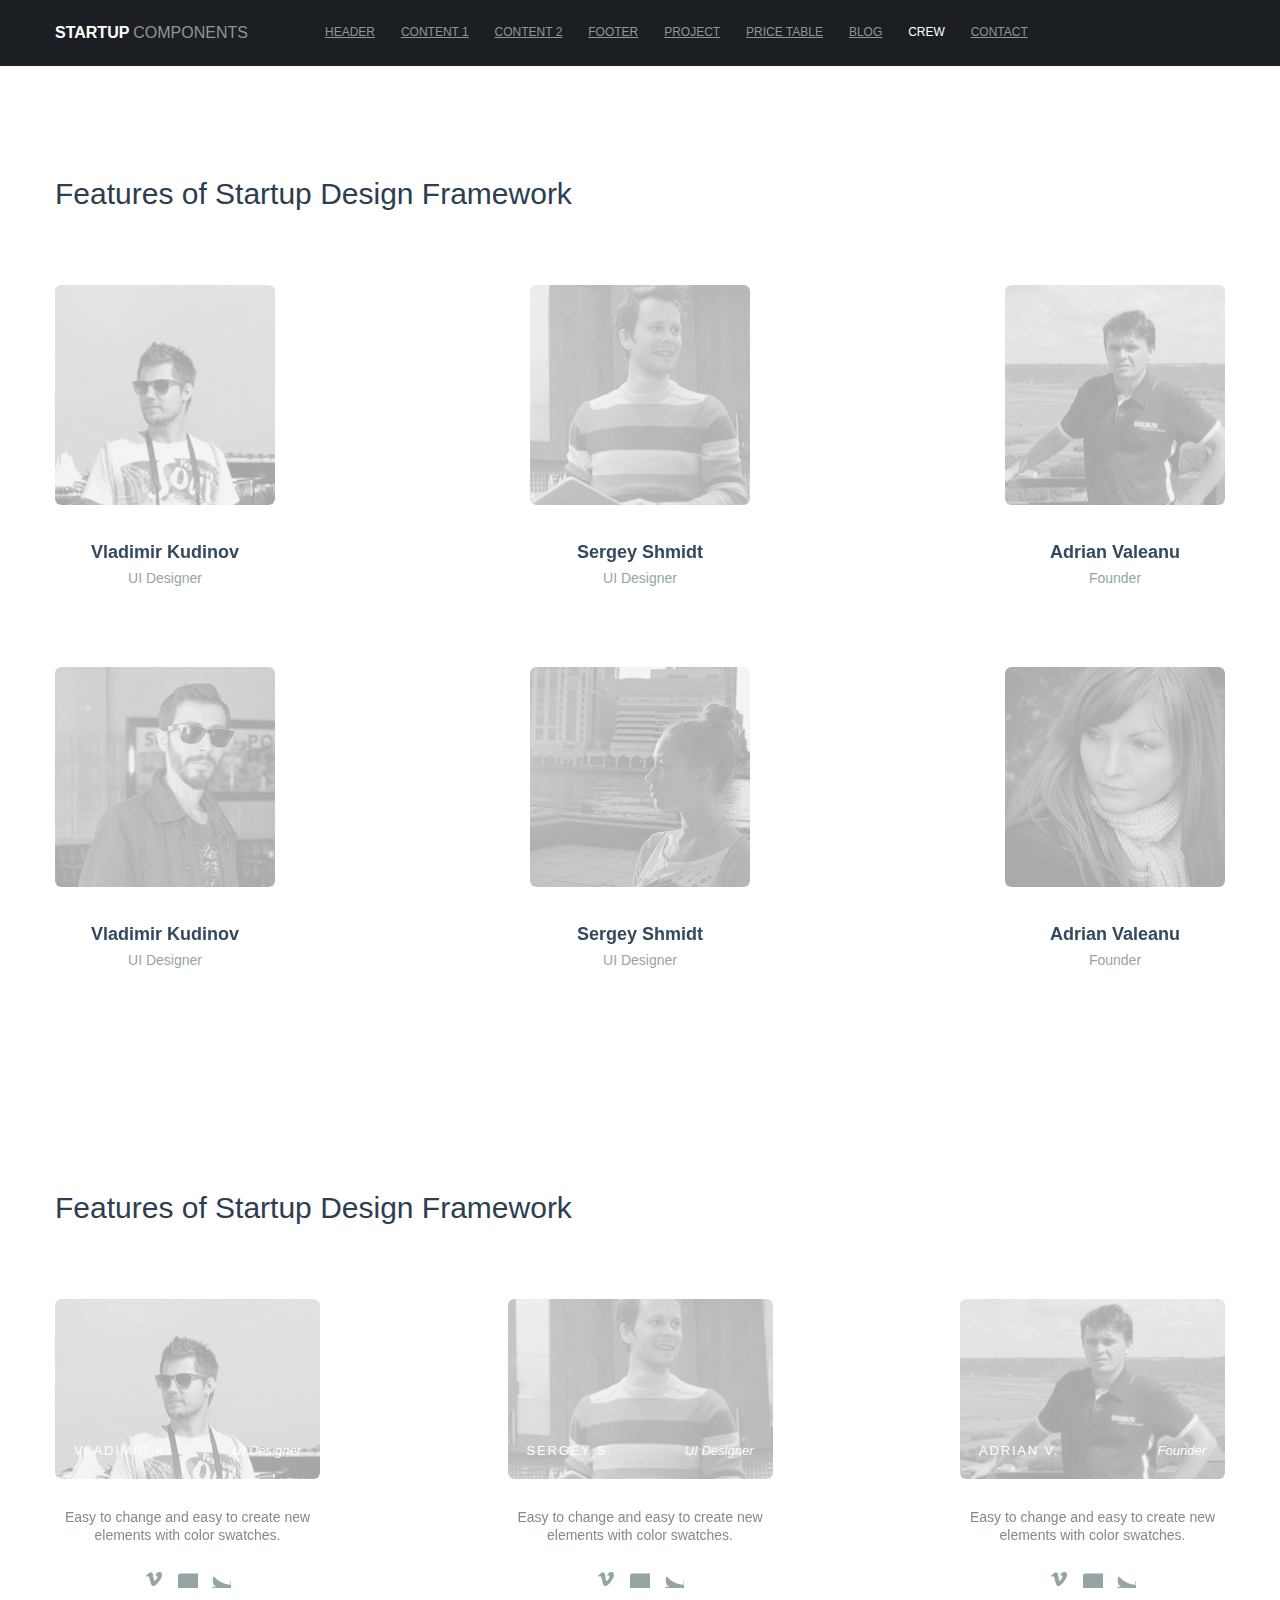
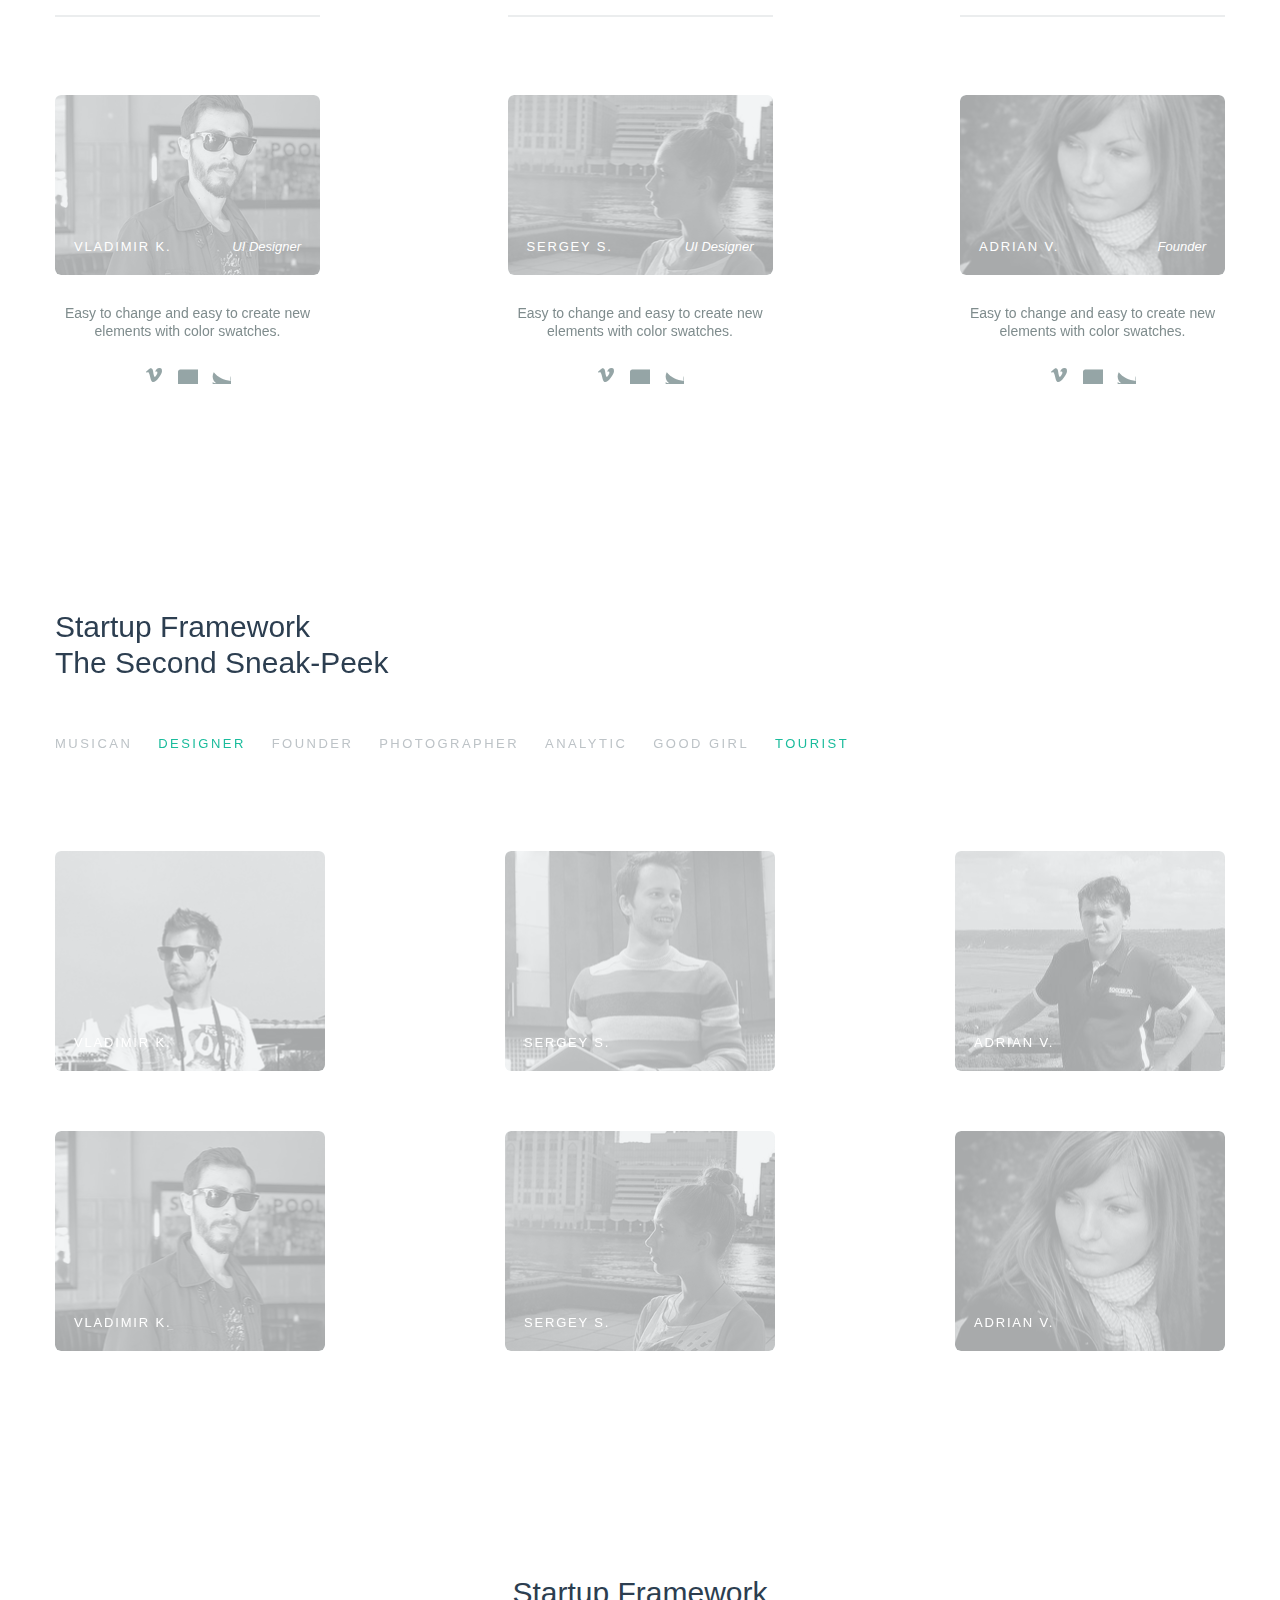
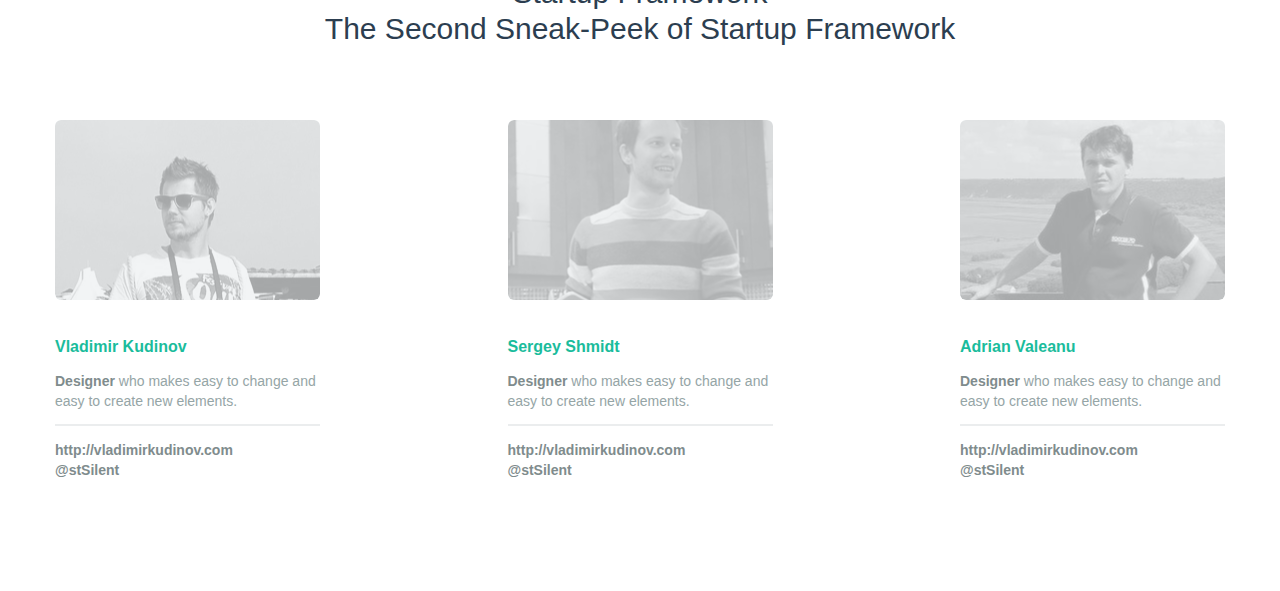
<file: ui-kit/ui-kit-crew/index.html>
<!DOCTYPE html>
<html lang="en">
  <head>
    <meta charset="utf-8">
    <title>Crew</title>
    <meta name="apple-mobile-web-app-capable" content="yes" />
    <meta name="viewport" content="width=device-width, initial-scale=1.0, maximum-scale=1.0, user-scalable=no" />
    <meta name="apple-mobile-web-app-status-bar-style" content="black" />
    <link rel="shortcut icon" href="../../flat-ui/images/favicon.ico">
    <link rel="stylesheet" href="../../flat-ui/bootstrap/css/bootstrap.css">
    <link rel="stylesheet" href="../../flat-ui/bootstrap/css/bootstrap-responsive.css">
    <link rel="stylesheet" href="../../flat-ui/css/flat-ui.css">
    <!-- Using only with Flat-UI (free)-->
    <link rel="stylesheet" href="../../common-files/css/icon-font.css">
    <!-- end -->
    <link rel="stylesheet" href="../ui-kit-crew/css/ui-kit-styles.css">
  </head>
  <body>
    <nav class="dockbar navbar-fixed-top">
      <menu class="main-menu">
        <div class="container">
          <div class="row">
            <a href="index.html" class="man-brand span3">
              <span class="logotype">Startup</span>
              <span class="doc-title">components</span>
            </a>
            <button id="open-close-menu" class="menu-btn btn-inverse"><span class="fui-list"></span>
            </button>
            <dl class="span8">
              <dd><a href="../ui-kit-header/index.html">header</a>
              </dd>
              <dd><a href="../ui-kit-content/index.html">content 1</a>
              </dd>
              <dd><a href="../ui-kit-content/index2.html">content 2</a>
              </dd>
              <dd><a href="../ui-kit-footer/index.html">footer</a>
              </dd>
              <dd><a href="../ui-kit-projects/index.html">project</a>
              </dd>
              <dd><a href="../ui-kit-price/index.html">price table</a>
              </dd>
              <dd><a href="../ui-kit-blog/index.html">blog</a>
              </dd>
              <dd><a class="active">crew</a>
              </dd>
              <dd><a href="../ui-kit-contacts/index.html">contact</a>
              </dd>
            </dl>
          </div>
        </div>
      </menu>
      <menu class="colapsed-menu">
        <dl>
          <dd><a href="../ui-kit-header/index.html">header</a>
          </dd>
          <dd><a href="../ui-kit-content/index.html">content 1</a>
          </dd>
          <dd><a href="../ui-kit-content/index2.html">content 2</a>
          </dd>
          <dd><a href="../ui-kit-footer/index.html">footer</a>
          </dd>
          <dd><a href="../ui-kit-projects/index.html">project</a>
          </dd>
          <dd><a href="../ui-kit-price/index.html">price table</a>
          </dd>
          <dd><a href="../ui-kit-blog/index.html">blog</a>
          </dd>
          <dd><a class="active">crew</a>
          </dd>
          <dd><a href="../ui-kit-contacts/index.html">contact</a>
          </dd>
        </dl>
      </menu>
    </nav>
    <!-- crew-1 -->
    <section class="crew-1">
      <div class="container">
        <h3>Features of Startup Design Framework</h3>
        <div class="members">
          <div class="member-wrapper">
            <div class="member">
              <div class="photo-wrapper">
                <div class="photo">
                  <img src="../../common-files/img/crew/vladimir-k.png" alt="">
                </div>
                <div class="overlay"><span class="fui-eye"></span>
                </div>
              </div>
              <div class="info">
                <div class="name">Vladimir Kudinov</div>
                UI Designer
              </div>
            </div>
          </div>
          <div class="member-wrapper">
            <div class="member">
              <div class="photo-wrapper">
                <div class="photo">
                  <img src="../../common-files/img/crew/sergey-s.png" alt="">
                </div>
                <div class="overlay"><span class="fui-eye"></span>
                </div>
              </div>
              <div class="info">
                <div class="name">Sergey Shmidt</div>
                UI Designer
              </div>
            </div>
          </div>
          <div class="member-wrapper">
            <div class="member">
              <div class="photo-wrapper">
                <div class="photo">
                  <img src="../../common-files/img/crew/adrian-v.png" alt="">
                </div>
                <div class="overlay"><span class="fui-eye"></span>
                </div>
              </div>
              <div class="info">
                <div class="name">Adrian Valeanu</div>
                Founder
              </div>
            </div>
          </div>
        </div>
        <div class="members">
          <div class="member-wrapper">
            <div class="member">
              <div class="photo-wrapper">
                <div class="photo">
                  <img src="../../common-files/img/crew/edvard-k.png" alt="">
                </div>
                <div class="overlay"><span class="fui-eye"></span>
                </div>
              </div>
              <div class="info">
                <div class="name">Vladimir Kudinov</div>
                UI Designer
              </div>
            </div>
          </div>
          <div class="member-wrapper">
            <div class="member">
              <div class="photo-wrapper">
                <div class="photo">
                  <img src="../../common-files/img/crew/oxana-n.png" alt="">
                </div>
                <div class="overlay"><span class="fui-eye"></span>
                </div>
              </div>
              <div class="info">
                <div class="name">Sergey Shmidt</div>
                UI Designer
              </div>
            </div>
          </div>
          <div class="member-wrapper">
            <div class="member">
              <div class="photo-wrapper">
                <div class="photo">
                  <img src="../../common-files/img/crew/tatiana-y.png" alt="">
                </div>
                <div class="overlay"><span class="fui-eye"></span>
                </div>
              </div>
              <div class="info">
                <div class="name">Adrian Valeanu</div>
                Founder
              </div>
            </div>
          </div>
        </div>
      </div>
      <!--/.container-->
    </section>
    <!-- crew-2 -->
    <section class="crew-2">
      <div class="container">
        <h3>Features of Startup Design Framework</h3>
        <div class="members">
          <div class="member-wrapper">
            <div class="member">
              <div class="photo-wrapper">
                <div class="photo">
                  <img src="../../common-files/img/crew/vladimir-k.png" alt="">
                </div>
                <div class="name">Vladimir K.</div>
                <div class="position">UI Designer</div>
              </div>
              <div class="info">
                Easy to change and easy to create new elements with color swatches.
                <div class="social-btns">
                  <a href="#">
                    <div class="fui-vimeo"></div>
                    <div class="fui-vimeo"></div>
                  </a>
                  <a href="#">
                    <div class="fui-facebook"></div>
                    <div class="fui-facebook"></div>
                  </a>
                  <a href="#">
                    <div class="fui-twitter"></div>
                    <div class="fui-twitter"></div>
                  </a>
                </div>
              </div>
            </div>
          </div>
          <div class="member-wrapper">
            <div class="member">
              <div class="photo-wrapper">
                <div class="photo">
                  <img src="../../common-files/img/crew/sergey-s.png" alt="">
                </div>
                <div class="name">Sergey S.</div>
                <div class="position">UI Designer</div>
              </div>
              <div class="info">
                Easy to change and easy to create new elements with color swatches.
                <div class="social-btns">
                  <a href="#">
                    <div class="fui-vimeo"></div>
                    <div class="fui-vimeo"></div>
                  </a>
                  <a href="#">
                    <div class="fui-facebook"></div>
                    <div class="fui-facebook"></div>
                  </a>
                  <a href="#">
                    <div class="fui-twitter"></div>
                    <div class="fui-twitter"></div>
                  </a>
                </div>
              </div>
            </div>
          </div>
          <div class="member-wrapper">
            <div class="member">
              <div class="photo-wrapper">
                <div class="photo">
                  <img src="../../common-files/img/crew/adrian-v.png" alt="">
                </div>
                <div class="name">Adrian V.</div>
                <div class="position">Founder</div>
              </div>
              <div class="info">
                Easy to change and easy to create new elements with color swatches.
                <div class="social-btns">
                  <a href="#">
                    <div class="fui-vimeo"></div>
                    <div class="fui-vimeo"></div>
                  </a>
                  <a href="#">
                    <div class="fui-facebook"></div>
                    <div class="fui-facebook"></div>
                  </a>
                  <a href="#">
                    <div class="fui-twitter"></div>
                    <div class="fui-twitter"></div>
                  </a>
                </div>
              </div>
            </div>
          </div>
        </div>
        <div class="members">
          <div class="member-wrapper">
            <div class="member">
              <div class="photo-wrapper">
                <div class="photo">
                  <img src="../../common-files/img/crew/edvard-k.png" alt="">
                </div>
                <div class="name">Vladimir K.</div>
                <div class="position">UI Designer</div>
              </div>
              <div class="info">
                Easy to change and easy to create new elements with color swatches.
                <div class="social-btns">
                  <a href="#">
                    <div class="fui-vimeo"></div>
                    <div class="fui-vimeo"></div>
                  </a>
                  <a href="#">
                    <div class="fui-facebook"></div>
                    <div class="fui-facebook"></div>
                  </a>
                  <a href="#">
                    <div class="fui-twitter"></div>
                    <div class="fui-twitter"></div>
                  </a>
                </div>
              </div>
            </div>
          </div>
          <div class="member-wrapper">
            <div class="member">
              <div class="photo-wrapper">
                <div class="photo">
                  <img src="../../common-files/img/crew/oxana-n.png" alt="">
                </div>
                <div class="name">Sergey S.</div>
                <div class="position">UI Designer</div>
              </div>
              <div class="info">
                Easy to change and easy to create new elements with color swatches.
                <div class="social-btns">
                  <a href="#">
                    <div class="fui-vimeo"></div>
                    <div class="fui-vimeo"></div>
                  </a>
                  <a href="#">
                    <div class="fui-facebook"></div>
                    <div class="fui-facebook"></div>
                  </a>
                  <a href="#">
                    <div class="fui-twitter"></div>
                    <div class="fui-twitter"></div>
                  </a>
                </div>
              </div>
            </div>
          </div>
          <div class="member-wrapper">
            <div class="member">
              <div class="photo-wrapper">
                <div class="photo">
                  <img src="../../common-files/img/crew/tatiana-y.png" alt="">
                </div>
                <div class="name">Adrian V.</div>
                <div class="position">Founder</div>
              </div>
              <div class="info">
                Easy to change and easy to create new elements with color swatches.
                <div class="social-btns">
                  <a href="#">
                    <div class="fui-vimeo"></div>
                    <div class="fui-vimeo"></div>
                  </a>
                  <a href="#">
                    <div class="fui-facebook"></div>
                    <div class="fui-facebook"></div>
                  </a>
                  <a href="#">
                    <div class="fui-twitter"></div>
                    <div class="fui-twitter"></div>
                  </a>
                </div>
              </div>
            </div>
          </div>
        </div>
      </div>
      <!--/.container-->
    </section>
    <!-- crew-3 -->
    <section class="crew-3">
      <div class="container">
        <h3>Startup Framework<br/>
            The Second Sneak-Peek </h3>
        <div class="title">
          <a href="#">musican</a>
          <a href="#" class="active">designer</a>
          <a href="#">founder</a>
          <a href="#">photographer</a>
          <a href="#">analytic</a>
          <a href="#">good girl</a>
          <a href="#" class="active">tourist</a>
          <span class="social-btns">
						<a href="#"><span class="fui-vimeo"></span>
          </a>
          <a href="#"><span class="fui-facebook"></span></a>
          <a href="#"><span class="fui-twitter"></span></a>
          </span>
        </div>
        <div class="members">
          <div class="member-wrapper">
            <div class="member">
              <div class="photo-wrapper">
                <div class="photo">
                  <img src="../../common-files/img/crew/vladimir-k.png" alt="">
                </div>
                <div class="overlay"><span class="fui-eye"></span>
                </div>
                <div class="name">Vladimir K.</div>
              </div>
            </div>
          </div>
          <div class="member-wrapper">
            <div class="member">
              <div class="photo-wrapper">
                <div class="photo">
                  <img src="../../common-files/img/crew/sergey-s.png" alt="">
                </div>
                <div class="overlay"><span class="fui-eye"></span>
                </div>
                <div class="name">Sergey S.</div>
              </div>
            </div>
          </div>
          <div class="member-wrapper">
            <div class="member">
              <div class="photo-wrapper">
                <div class="photo">
                  <img src="../../common-files/img/crew/adrian-v.png" alt="">
                </div>
                <div class="overlay"><span class="fui-eye"></span>
                </div>
                <div class="name">Adrian V.</div>
              </div>
            </div>
          </div>
        </div>
        <div class="members">
          <div class="member-wrapper">
            <div class="member">
              <div class="photo-wrapper">
                <div class="photo">
                  <img src="../../common-files/img/crew/edvard-k.png" alt="">
                </div>
                <div class="overlay"><span class="fui-eye"></span>
                </div>
                <div class="name">Vladimir K.</div>
              </div>
            </div>
          </div>
          <div class="member-wrapper">
            <div class="member">
              <div class="photo-wrapper">
                <div class="photo">
                  <img src="../../common-files/img/crew/oxana-n.png" alt="">
                </div>
                <div class="overlay"><span class="fui-eye"></span>
                </div>
                <div class="name">Sergey S.</div>
              </div>
            </div>
          </div>
          <div class="member-wrapper">
            <div class="member">
              <div class="photo-wrapper">
                <div class="photo">
                  <img src="../../common-files/img/crew/tatiana-y.png" alt="">
                </div>
                <div class="overlay"><span class="fui-eye"></span>
                </div>
                <div class="name">Adrian V.</div>
              </div>
            </div>
          </div>
        </div>
      </div>
      <!--/.container-->
    </section>
    <!-- crew-4 -->
    <section class="crew-4">
      <div class="container">
        <h3>Startup Framework<br/>
            The Second Sneak-Peek of Startup Framework</h3>
        <div class="members">
          <div class="member-wrapper">
            <div class="member">
              <div class="photo-wrapper">
                <div class="photo">
                  <img src="../../common-files/img/crew/vladimir-k.png" alt="">
                </div>
                <div class="overlay">
                  <a href="#"><span class="fui-vimeo"></span></a>
                  <a href="#"><span class="fui-facebook"></span></a>
                  <a href="#"><span class="fui-twitter"></span></a>
                </div>
              </div>
              <div class="info">
                <div class="name">Vladimir Kudinov</div>
                <b>Designer</b> who makes easy to change and easy to create new elements.
                <div class="contacts">
                  <a href="#">http://vladimirkudinov.com</a>
                  <br>
                  <a href="#">@stSilent</a>
                </div>
              </div>
            </div>
          </div>
          <div class="member-wrapper">
            <div class="member">
              <div class="photo-wrapper">
                <div class="photo">
                  <img src="../../common-files/img/crew/sergey-s.png" alt="">
                </div>
                <div class="overlay">
                  <a href="#"><span class="fui-vimeo"></span></a>
                  <a href="#"><span class="fui-facebook"></span></a>
                  <a href="#"><span class="fui-twitter"></span></a>
                </div>
              </div>
              <div class="info">
                <div class="name">Sergey Shmidt</div>
                <b>Designer</b> who makes easy to change and easy to create new elements.
                <div class="contacts">
                  <a href="#">http://vladimirkudinov.com</a>
                  <br>
                  <a href="#">@stSilent</a>
                </div>
              </div>
            </div>
          </div>
          <div class="member-wrapper">
            <div class="member">
              <div class="photo-wrapper">
                <div class="photo">
                  <img src="../../common-files/img/crew/adrian-v.png" alt="">
                </div>
                <div class="overlay">
                  <a href="#"><span class="fui-vimeo"></span></a>
                  <a href="#"><span class="fui-facebook"></span></a>
                  <a href="#"><span class="fui-twitter"></span></a>
                </div>
              </div>
              <div class="info">
                <div class="name">Adrian Valeanu</div>
                <b>Designer</b> who makes easy to change and easy to create new elements.
                <div class="contacts">
                  <a href="#">http://vladimirkudinov.com</a>
                  <br>
                  <a href="#">@stSilent</a>
                </div>
              </div>
            </div>
          </div>
        </div>
      </div>
      <!--/.container-->
    </section>
    <!-- Placed at the end of the document so the pages load faster -->
    <script src="../../common-files/js/jquery-1.10.2.min.js"></script>
    <script src="../../flat-ui/js/bootstrap.min.js"></script>
    <script src="../../common-files/js/startup-kit.js"></script>
  </body>
</html>
</file>
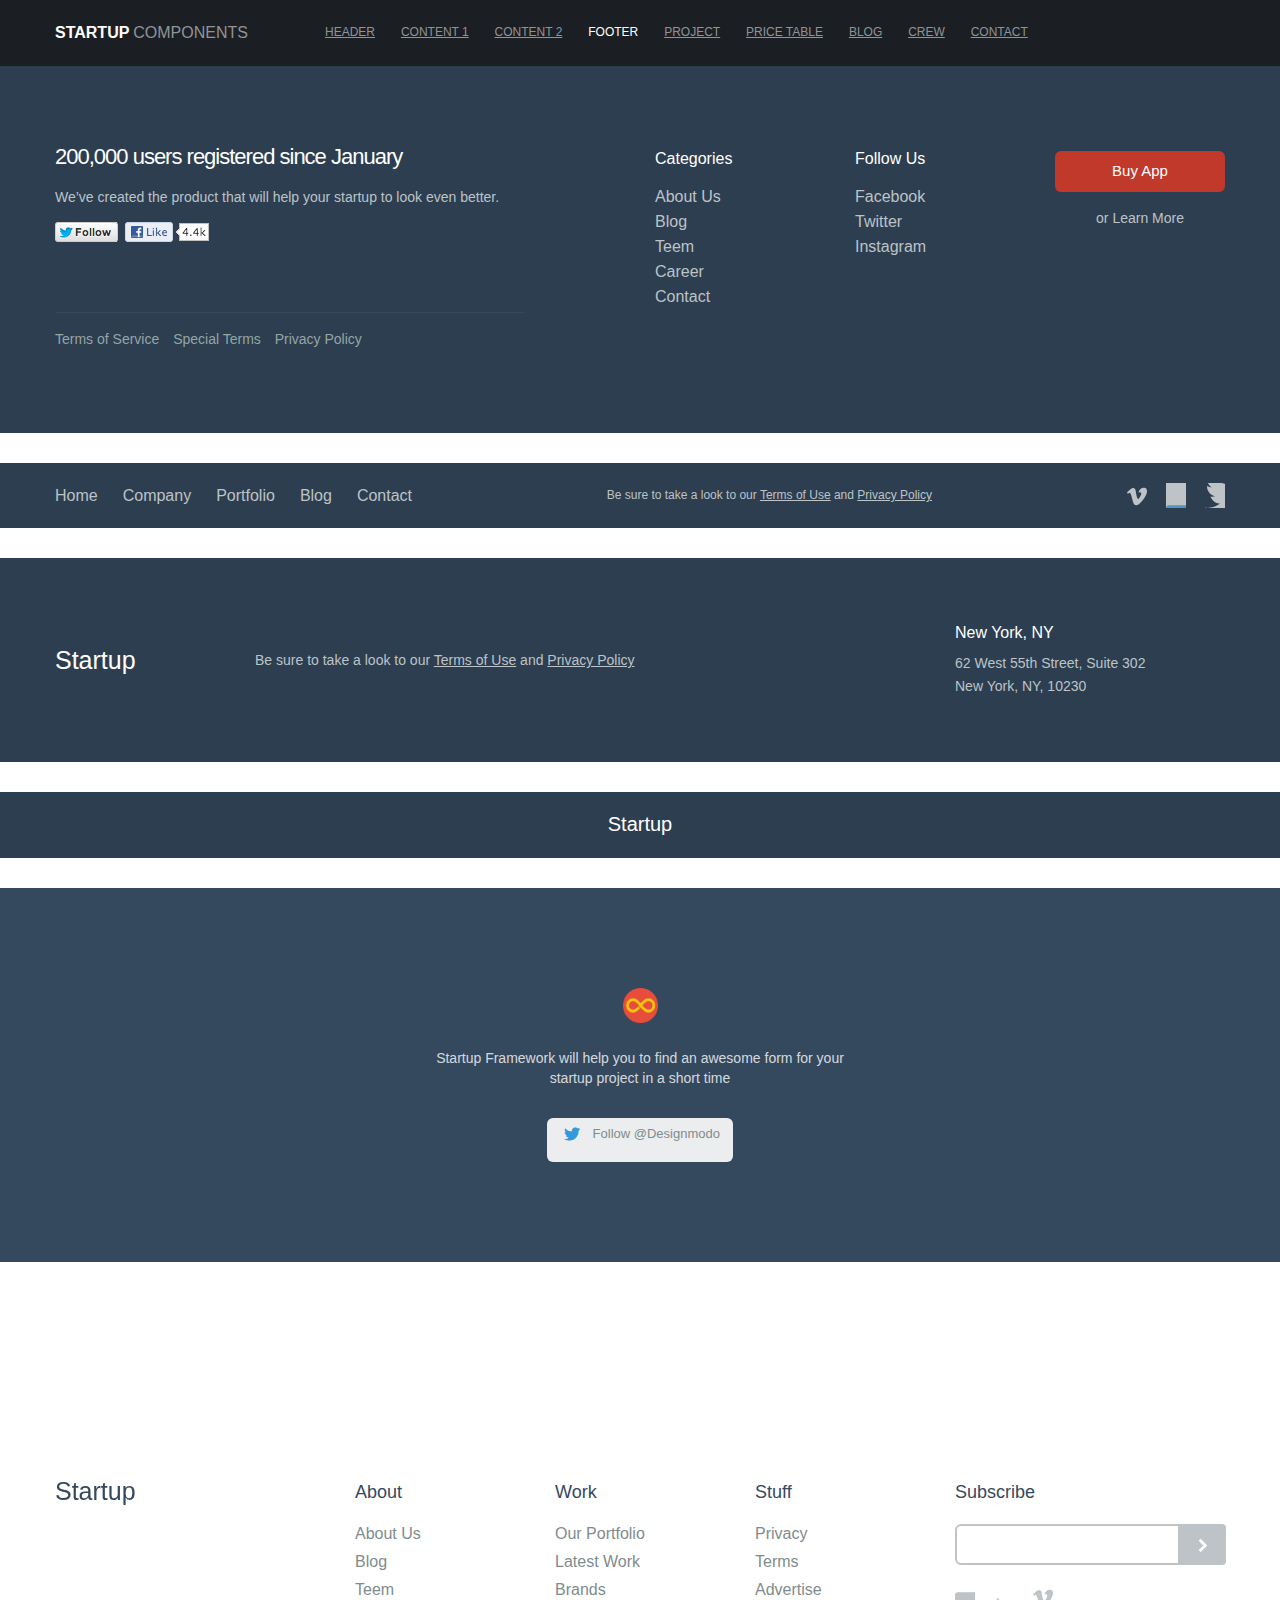
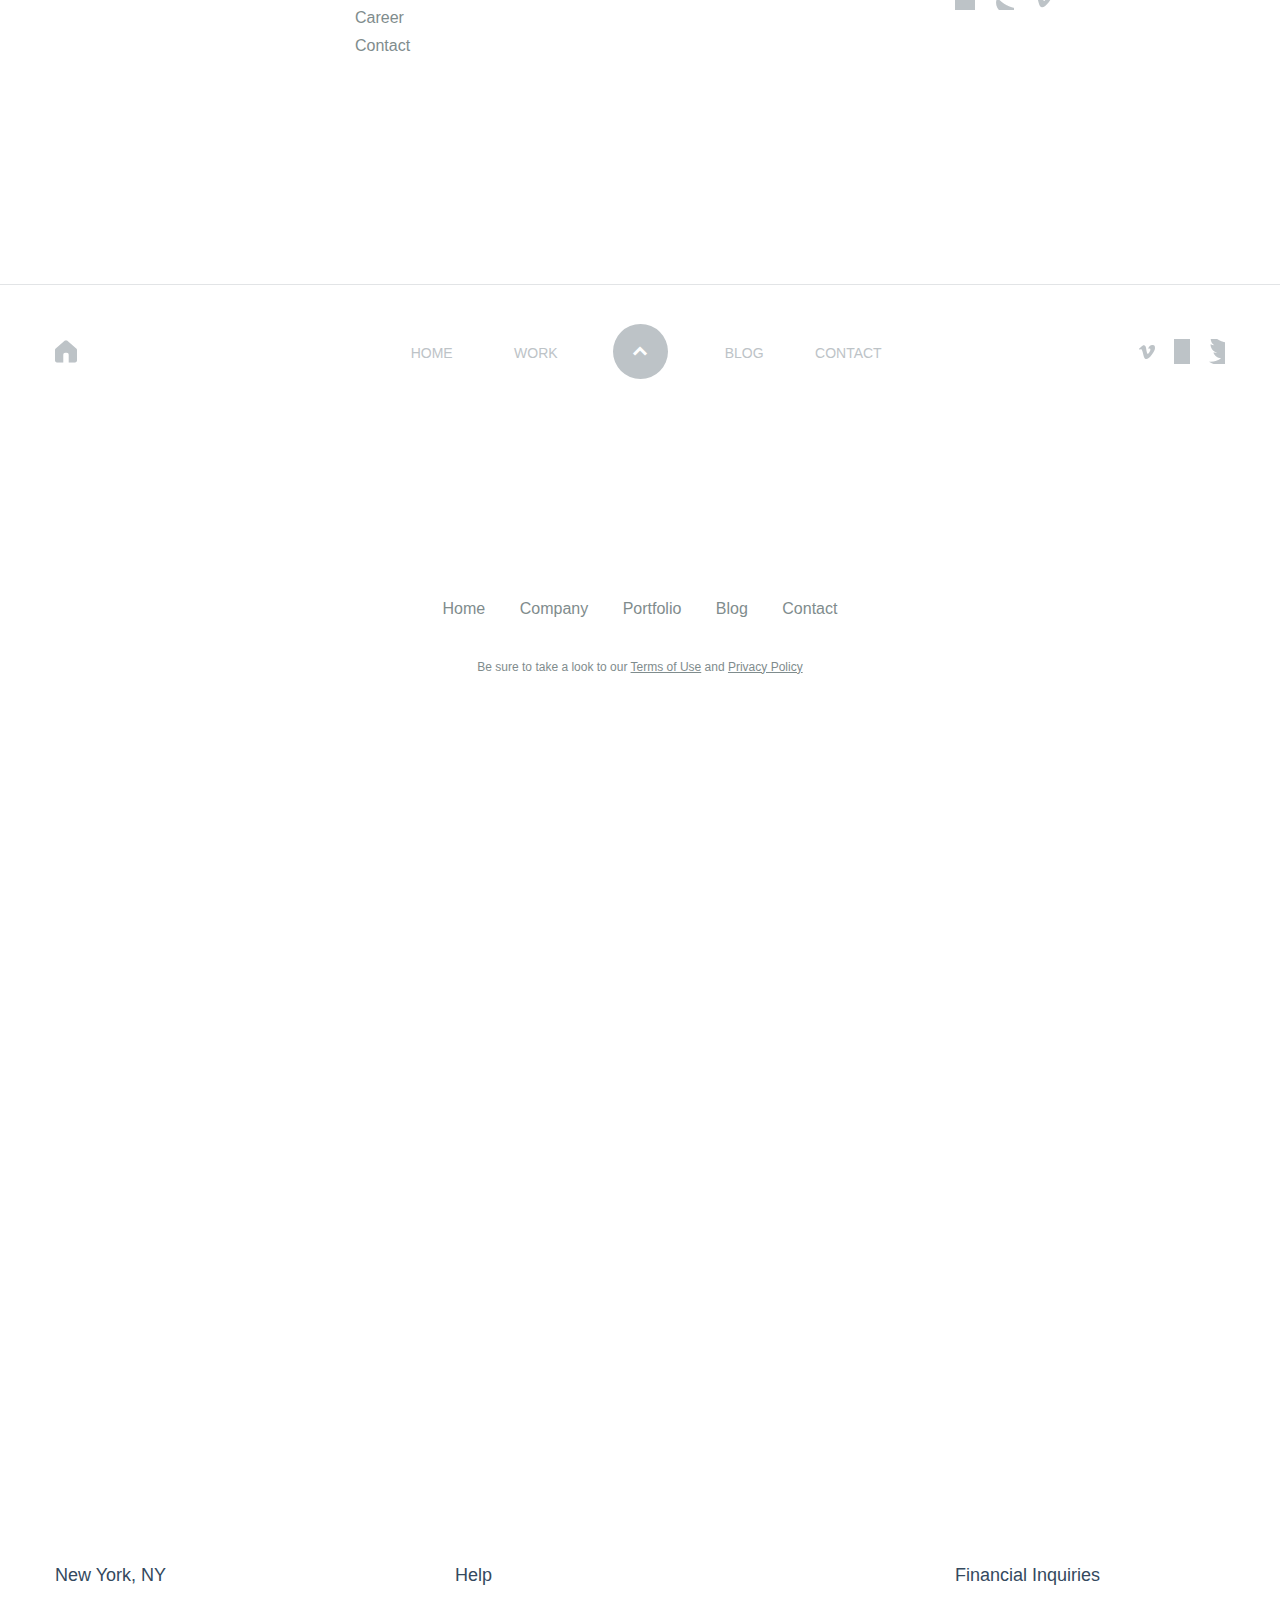
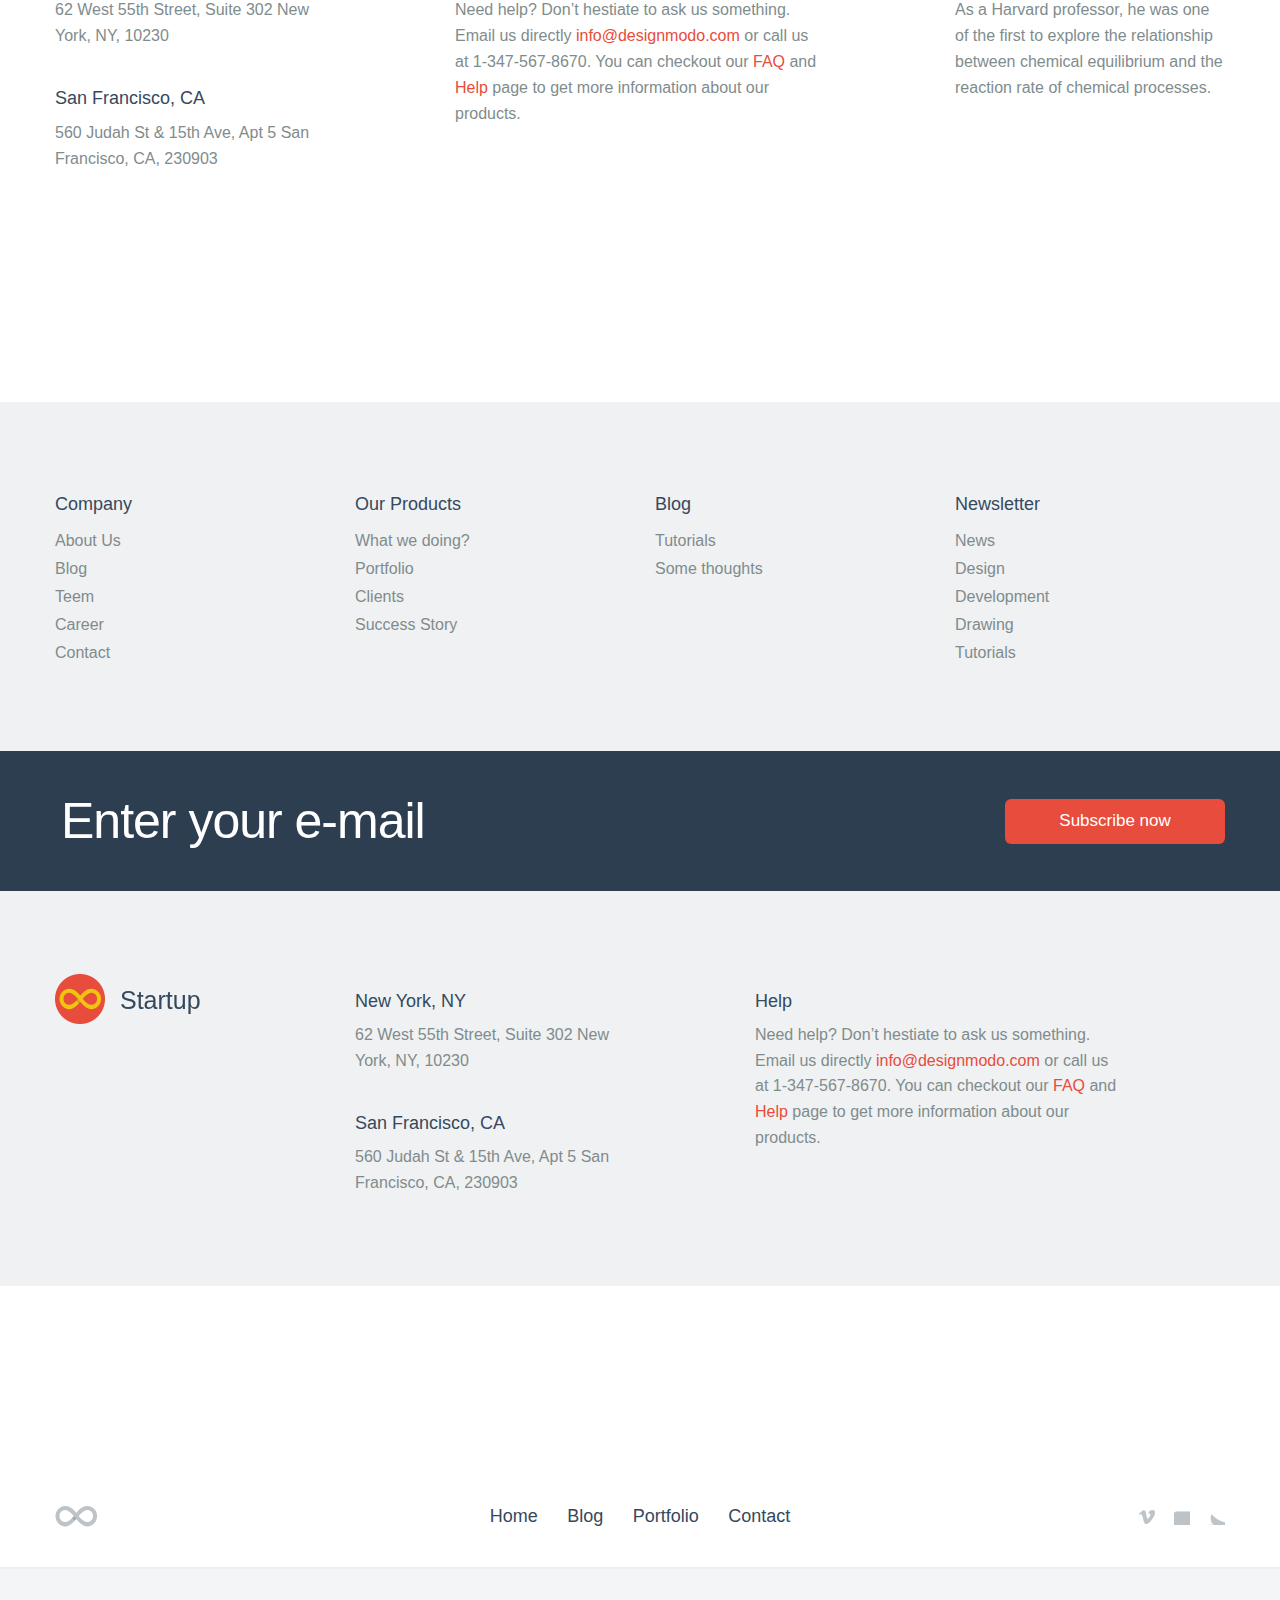
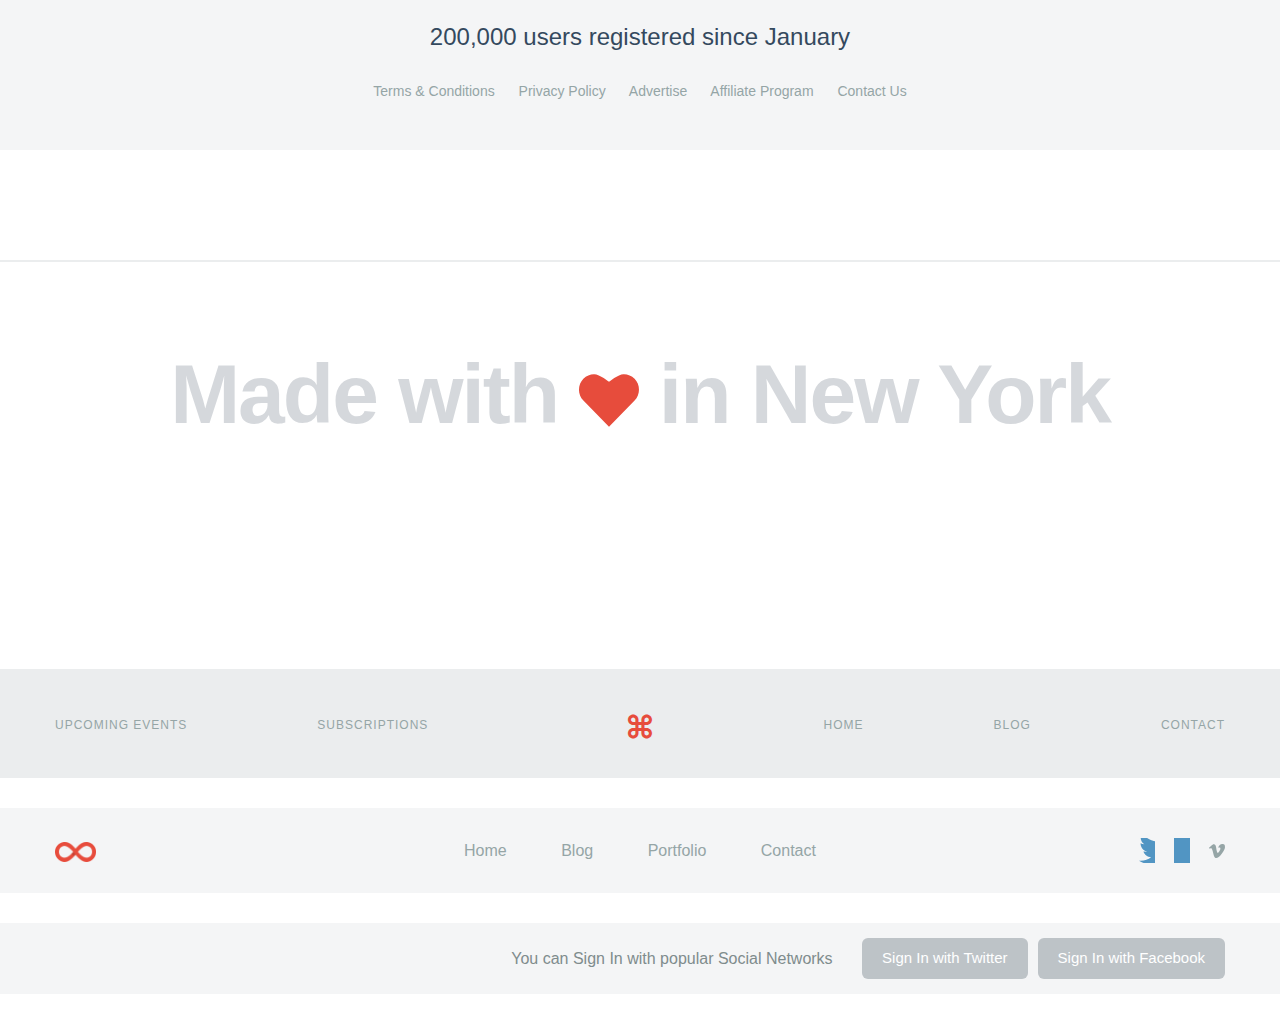
<file: ui-kit/ui-kit-footer/index.html>
<!DOCTYPE html>
<html lang="en">
  <head>
    <meta charset="utf-8">
    <title>Footer</title>
    <meta name="apple-mobile-web-app-capable" content="yes" />
    <meta name="viewport" content="width=device-width, initial-scale=1.0, maximum-scale=1.0, user-scalable=no" />
    <meta name="apple-mobile-web-app-status-bar-style" content="black" />
    <link rel="shortcut icon" href="../../flat-ui/images/favicon.ico">
    <link rel="stylesheet" href="../../flat-ui/bootstrap/css/bootstrap.css">
    <link rel="stylesheet" href="../../flat-ui/bootstrap/css/bootstrap-responsive.css">
    <link rel="stylesheet" href="../../flat-ui/css/flat-ui.css">
    <!-- Using only with Flat-UI (free)-->
    <link rel="stylesheet" href="../../common-files/css/icon-font.css">
    <!-- end -->
    <link rel="stylesheet" href="../ui-kit-footer/css/ui-kit-styles.css">
  </head>
  <body>
    <nav class="dockbar navbar-fixed-top">
      <menu class="main-menu">
        <div class="container">
          <div class="row">
            <a href="index.html" class="man-brand span3">
              <span class="logotype">Startup</span>
              <span class="doc-title">components</span>
            </a>
            <button id="open-close-menu" class="menu-btn btn-inverse"><span class="fui-list"></span>
            </button>
            <dl class="span8">
              <dd><a href="../ui-kit-header/index.html">header</a>
              </dd>
              <dd><a href="../ui-kit-content/index.html">content 1</a>
              </dd>
              <dd><a href="../ui-kit-content/index2.html">content 2</a>
              </dd>
              <dd><a class="active">footer</a>
              </dd>
              <dd><a href="../ui-kit-projects/index.html">project</a>
              </dd>
              <dd><a href="../ui-kit-price/index.html">price table</a>
              </dd>
              <dd><a href="../ui-kit-blog/index.html">blog</a>
              </dd>
              <dd><a href="../ui-kit-crew/index.html">crew</a>
              </dd>
              <dd><a href="../ui-kit-contacts/index.html">contact</a>
              </dd>
            </dl>
          </div>
        </div>
      </menu>
      <menu class="colapsed-menu">
        <dl>
          <dd><a href="../ui-kit-header/index.html">header</a>
          </dd>
          <dd><a href="../ui-kit-content/index.html">content 1</a>
          </dd>
          <dd><a href="../ui-kit-content/index2.html">content 2</a>
          </dd>
          <dd><a class="active">footer</a>
          </dd>
          <dd><a href="../ui-kit-projects/index.html">project</a>
          </dd>
          <dd><a href="../ui-kit-price/index.html">price table</a>
          </dd>
          <dd><a href="../ui-kit-blog/index.html">blog</a>
          </dd>
          <dd><a href="../ui-kit-crew/index.html">crew</a>
          </dd>
          <dd><a href="../ui-kit-contacts/index.html">contact</a>
          </dd>
        </dl>
      </menu>
    </nav>
    <!-- footer-1 -->
    <footer class="footer-1 bg-midnight-blue">
      <div class="container">
        <div class="row">
          <div class="span5">
            <p class="lead"><b>200,000</b> users registered since January</p>
            We’ve created the product that will help your startup to look even better.
            <p class="social-btns">
              <img src="../../common-files/img/content/social-icons.png" alt="">
            </p>
          </div>
          <nav>
            <div class="span2 offset1">
              <h6>Categories</h6>
              <ul>
                <li><a href="#">About Us</a>
                </li>
                <li><a href="#">Blog</a>
                </li>
                <li><a href="#">Teem</a>
                </li>
                <li><a href="#">Career</a>
                </li>
                <li><a href="#">Contact</a>
                </li>
              </ul>
            </div>
            <div class="span2">
              <h6>Follow Us</h6>
              <ul>
                <li><a href="#">Facebook</a>
                </li>
                <li><a href="#">Twitter</a>
                </li>
                <li><a href="#">Instagram</a>
                </li>
              </ul>
            </div>
          </nav>
          <div class="span2 buy-btn">
            <a class="btn btn-danger btn-block" href="#">Buy App</a>
or <a href="#">Learn More</a>
          </div>
        </div>
        <div class="row">
          <div class="span5 additional-links">
            <a href="#">Terms of Service</a>
            <a href="#">Special Terms</a>
            <a href="#">Privacy Policy</a>
          </div>
        </div>
      </div>
    </footer>
    <div class="delimiter"></div>
    <!-- footer-2 -->
    <footer class="footer-2 bg-midnight-blue">
      <div class="container">
        <nav class="pull-left">
          <ul>
            <li class="active"><a href="#">Home</a>
            </li>
            <li><a href="#">Company</a>
            </li>
            <li><a href="#">Portfolio</a>
            </li>
            <li><a href="#">Blog</a>
            </li>
            <li><a href="#">Contact</a>
            </li>
          </ul>
        </nav>
        <div class="social-btns pull-right">
          <a href="#">
            <div class="fui-vimeo"></div>
            <div class="fui-vimeo"></div>
          </a>
          <a href="#">
            <div class="fui-facebook"></div>
            <div class="fui-facebook"></div>
          </a>
          <a href="#">
            <div class="fui-twitter"></div>
            <div class="fui-twitter"></div>
          </a>
        </div>
        <div class="additional-links">
          Be sure to take a look to our <a href="#">Terms of Use</a> and <a href="#">Privacy Policy</a>
        </div>
      </div>
    </footer>
    <div class="delimiter"></div>
    <!-- footer-3 -->
    <footer class="footer-3">
      <div class="container">
        <div class="row v-center">
          <div class="span2">
            <div class="span2">
              <a class="brand" href="#">Startup</a>
            </div>
          </div>
          <div class="span7">
            <div class="span7">
              <div class="additional-links">
                Be sure to take a look to our <a href="#">Terms of Use</a> and <a href="#">Privacy Policy</a>
              </div>
            </div>
          </div>
          <div class="span3">
            <div class="span3">
              <h6>New York, NY</h6>
              <div class="address">
                62 West 55th Street, Suite 302
                <br>New York, NY, 10230
              </div>
            </div>
          </div>
        </div>
      </div>
    </footer>
    <div class="delimiter"></div>
    <!-- footer-4 -->
    <footer class="footer-4 bg-midnight-blue">
      <div class="container">
        <a class="brand" href="#">Startup</a>
      </div>
    </footer>
    <div class="delimiter"></div>
    <!-- footer-5 -->
    <footer class="footer-5 bg-wet-asphalt">
      <div class="container">
        <a class="brand" href="#">
          <img src="../../common-files/icons/Infinity-Loop@2x.png" width="35" height="35" alt="">
        </a>
        <div class="row">
          <div class="span6 offset3">
            <div class="text">
              Startup Framework will help you to find an awesome form for your
              <br/>startup project in a short time
            </div>
          </div>
        </div>
        <a class="btn btn-small" href="#"><span class="fui-twitter"> </span> Follow @Designmodo</a>
      </div>
    </footer>
    <div class="delimiter-big"></div>
    <!-- footer-6 -->
    <footer class="footer-6">
      <div class="container">
        <div class="row">
          <div class="span3">
            <div><a class="brand" href="#">Startup</a>
            </div>
          </div>
          <nav>
            <div class="span2">
              <h6>About</h6>
              <ul>
                <li><a href="#">About Us</a>
                </li>
                <li><a href="#">Blog</a>
                </li>
                <li><a href="#">Teem</a>
                </li>
                <li><a href="#">Career</a>
                </li>
                <li><a href="#">Contact</a>
                </li>
              </ul>
            </div>
            <div class="span2">
              <h6>Work</h6>
              <ul>
                <li><a href="#">Our Portfolio</a>
                </li>
                <li><a href="#">Latest Work</a>
                </li>
                <li><a href="#">Brands</a>
                </li>
              </ul>
            </div>
            <div class="span2">
              <h6>Stuff</h6>
              <ul>
                <li><a href="#">Privacy</a>
                </li>
                <li><a href="#">Terms</a>
                </li>
                <li><a href="#">Advertise</a>
                </li>
              </ul>
            </div>
          </nav>
          <div class="span3">
            <h6>Subscribe</h6>
            <div class="control-group">
              <div class="input-append">
                <input type="text">
                <button class="btn" type="button">
                  <span class="fui-arrow-right"> </span>
                </button>
              </div>
            </div>
            <div class="social-btns">
              <a href="#">
                <div class="fui-facebook"></div>
                <div class="fui-facebook"></div>
              </a>
              <a href="#">
                <div class="fui-twitter"></div>
                <div class="fui-twitter"></div>
              </a>
              <a href="#">
                <div class="fui-vimeo"></div>
                <div class="fui-vimeo"></div>
              </a>
            </div>
          </div>
        </div>
      </div>
    </footer>
    <!-- footer-7 -->
    <footer class="footer-7 ">
      <div class="container">
        <a href="#"><span class="fui-home"> </span></a>
        <nav>
          <ul>
            <li><a href="#">HOME</a>
            </li>
            <li><a href="#">WORK</a>
            </li>
            <li class="scroll-btn">
              <a href="#" class="scroll-top fui-arrow-up"></a>
            </li>
            <li><a href="#">BLOG</a>
            </li>
            <li><a href="#">CONTACT</a>
            </li>
          </ul>
        </nav>
        <div class="social-btns">
          <a href="#">
            <div class="fui-vimeo"></div>
            <div class="fui-vimeo"></div>
          </a>
          <a href="#">
            <div class="fui-facebook"></div>
            <div class="fui-facebook"></div>
          </a>
          <a href="#">
            <div class="fui-twitter"></div>
            <div class="fui-twitter"></div>
          </a>
        </div>
      </div>
    </footer>
    <!-- footer-8 -->
    <footer class="footer-8">
      <div class="container">
        <nav>
          <ul>
            <li class="active"><a href="#">Home</a>
            </li>
            <li><a href="#">Company</a>
            </li>
            <li><a href="#">Portfolio</a>
            </li>
            <li><a href="#">Blog</a>
            </li>
            <li><a href="#">Contact</a>
            </li>
          </ul>
        </nav>
        <div class="additional-links">
          Be sure to take a look to our <a href="#">Terms of Use</a> and <a href="#">Privacy Policy</a>
        </div>
      </div>
    </footer>
    <div class="delimiter-big"></div>
    <!-- footer-9 -->
    <section class="footer-9-map">
      <iframe width="100%" height="100%" frameborder="0" scrolling="no" marginheight="0" marginwidth="0" src="https://maps.google.com/?ie=UTF8&amp;t=m&amp;ll=40.714353,-74.005973&amp;spn=0.04554,0.072956&amp;z=12&amp;output=embed"></iframe>
    </section>
    <footer class="footer-9 v-center">
      <div>
        <div class="container">
          <div class="row">
            <div class="span3">
              <div class="box box-first">
                <h6>New York, NY</h6>
                <p>62 West 55th Street, Suite 302 New York, NY, 10230</p>
              </div>
              <br class="hidden-phone">
              <div class="box">
                <h6>San Francisco, CA</h6>
                <p>560 Judah St &amp; 15th Ave, Apt 5 San Francisco, CA, 230903</p>
              </div>
            </div>
            <div class="span4 offset1 box">
              <h6>Help</h6>
              <p>Need help? Don’t hestiate to ask us something. Email us directly
                <a href="#">info@designmodo.com</a> or call us at 1-347-567-8670. You can checkout our <a href="#">FAQ</a> and <a href="#">Help</a>
page to get more information about our products.
              </p>
            </div>
            <div class="span3 offset1 box">
              <h6>Financial Inquiries</h6>
              <p style="margin: 0">
                As a Harvard professor, he was one of the first to explore the relationship between chemical equilibrium and the reaction rate of chemical processes.
              </p>
            </div>
          </div>
        </div>
      </div>
    </footer>
    <div class="delimiter-big"></div>
    <!-- footer-10 -->
    <footer class="footer-10">
      <div class="container">
        <div class="row">
          <nav>
            <div class="span2">
              <h6>Company</h6>
              <ul>
                <li><a href="#">About Us</a>
                </li>
                <li><a href="#">Blog</a>
                </li>
                <li><a href="#">Teem</a>
                </li>
                <li><a href="#">Career</a>
                </li>
                <li><a href="#">Contact</a>
                </li>
              </ul>
            </div>
            <div class="span2 offset1">
              <h6>Our Products</h6>
              <ul>
                <li><a href="#">What we doing?</a>
                </li>
                <li><a href="#">Portfolio</a>
                </li>
                <li><a href="#">Clients</a>
                </li>
                <li><a href="#">Success Story</a>
                </li>
              </ul>
            </div>
            <div class="span2 offset1">
              <h6>Blog</h6>
              <ul>
                <li><a href="#">Tutorials</a>
                </li>
                <li><a href="#">Some thoughts</a>
                </li>
              </ul>
            </div>
            <div class="span2 offset1">
              <h6>Newsletter</h6>
              <ul>
                <li><a href="#">News</a>
                </li>
                <li><a href="#">Design</a>
                </li>
                <li><a href="#">Development</a>
                </li>
                <li><a href="#">Drawing</a>
                </li>
                <li><a href="#">Tutorials</a>
                </li>
              </ul>
            </div>
          </nav>
        </div>
      </div>
      <div class="subscribe-form bg-midnight-blue">
        <div class="container">
          <div class="row">
            <form>
              <div class="span8">
                <input type="text" placeholder="Enter your e-mail" spellcheck="false">
              </div>
              <div class="span4">
                <button class="btn btn-large btn-danger" type="submit">Subscribe now</button>
              </div>
            </form>
          </div>
        </div>
      </div>
      <div class="container">
        <div class="row">
          <div class="span3">
            <a class="brand" href="#">
              <img src="../../common-files/icons/Infinity-Loop@2x.png" width="50" height="50" alt="">Startup
            </a>
          </div>
          <div class="span3">
            <div class="box box-first">
              <h6>New York, NY</h6>
              <p>62 West 55th Street, Suite 302 New York, NY, 10230</p>
            </div>
            <br class="hidden-phone">
            <div class="box">
              <h6>San Francisco, CA</h6>
              <p>560 Judah St &amp; 15th Ave, Apt 5 San Francisco, CA, 230903</p>
            </div>
          </div>
          <div class="span4 offset1 box">
            <h6>Help</h6>
            <p>Need help? Don’t hestiate to ask us something. Email us directly
              <a href="#">info@designmodo.com</a> or call us at 1-347-567-8670. You can checkout our <a href="#">FAQ</a> and <a href="#">Help</a>
page to get more information about our products.
            </p>
          </div>
        </div>
      </div>
    </footer>
    <div class="delimiter-big"></div>
    <!-- footer-11 -->
    <footer class="footer-11">
      <div class="container">
        <a class="brand" href="#">
          <img src="../../common-files/icons/infinity-bw@2x.png" width="42" height="21" alt="">
        </a>
        <nav>
          <ul>
            <li><a href="#">Home</a>
            </li>
            <li><a href="#">Blog</a>
            </li>
            <li><a href="#">Portfolio</a>
            </li>
            <li><a href="#">Contact</a>
            </li>
          </ul>
        </nav>
        <div class="social-btns">
          <a href="#">
            <div class="fui-vimeo"></div>
            <div class="fui-vimeo"></div>
          </a>
          <a href="#">
            <div class="fui-facebook"></div>
            <div class="fui-facebook"></div>
          </a>
          <a href="#">
            <div class="fui-twitter"></div>
            <div class="fui-twitter"></div>
          </a>
        </div>
      </div>
      <div class="additional-links">
        <div class="container">
          <p class="lead"><b>200,000</b> users registered since January</p>
          <a href="#">Terms &amp; Conditions</a>
          <a href="#">Privacy Policy</a>
          <a href="#">Advertise</a>
          <a href="#">Affiliate Program</a>
          <a href="#">Contact Us</a>
        </div>
      </div>
    </footer>
    <!-- footer-12 -->
    <footer class="footer-12">
      <div class="container">
        Made with <span class="fui-heart"> </span> in New York
      </div>
    </footer>
    <div class="delimiter-big"></div>
    <!-- footer-13 -->
    <footer class="footer-13">
      <div class="container">
        <nav class="pull-left">
          <ul>
            <li><a href="#">UPCOMING EVENTS</a>
            </li>
            <li><a href="#">SUBSCRIPTIONS</a>
            </li>
          </ul>
        </nav>
        <span class="fui-cmd"> </span>
        <nav class="pull-right">
          <ul>
            <li><a href="#">HOME</a>
            </li>
            <li><a href="#">BLOG</a>
            </li>
            <li><a href="#">CONTACT</a>
            </li>
          </ul>
        </nav>
      </div>
    </footer>
    <div class="delimiter"></div>
    <!-- footer-14 -->
    <footer class="footer-14">
      <div class="container">
        <a class="brand" href="#">
          <img src="../../common-files/icons/logo-red@2x.png" width="41" height="21" alt="">
        </a>
        <nav>
          <ul>
            <li class="active"><a href="#">Home</a>
            </li>
            <li><a href="#">Blog</a>
            </li>
            <li><a href="#">Portfolio</a>
            </li>
            <li><a href="#">Contact</a>
            </li>
          </ul>
        </nav>
        <div class="social-btns">
          <a href="#">
            <div class="fui-twitter"></div>
            <div class="fui-twitter"></div>
          </a>
          <a href="#">
            <div class="fui-facebook"></div>
            <div class="fui-facebook"></div>
          </a>
          <a href="#">
            <div class="fui-vimeo"></div>
            <div class="fui-vimeo"></div>
          </a>
        </div>
      </div>
    </footer>
    <div class="delimiter"></div>
    <!-- footer-15 -->
    <footer class="footer-15">
      <div class="container">
        <span>You can Sign In with popular Social Networks</span>
        <div class="btns">
          <a href="#" class="btn">Sign In with Twitter</a><a href="#" class="btn">Sign In with Facebook</a>
        </div>
      </div>
    </footer>
    <div class="delimiter"></div>
    <!-- Placed at the end of the document so the pages load faster -->
    <script src="../../common-files/js/jquery-1.10.2.min.js"></script>
    <script src="../../flat-ui/js/bootstrap.min.js"></script>
    <script src="../../common-files/js/jquery.scrollTo-1.4.3.1-min.js"></script>
    <script src="../../common-files/js/jquery.parallax.min.js"></script>
    <script src="../../common-files/js/easing.min.js"></script>
    <script src="../../common-files/js/jquery.svg.js"></script>
    <script src="../../common-files/js/jquery.svganim.js"></script>
    <script src="../../common-files/js/startup-kit.js"></script>
  </body>
</html>
</file>
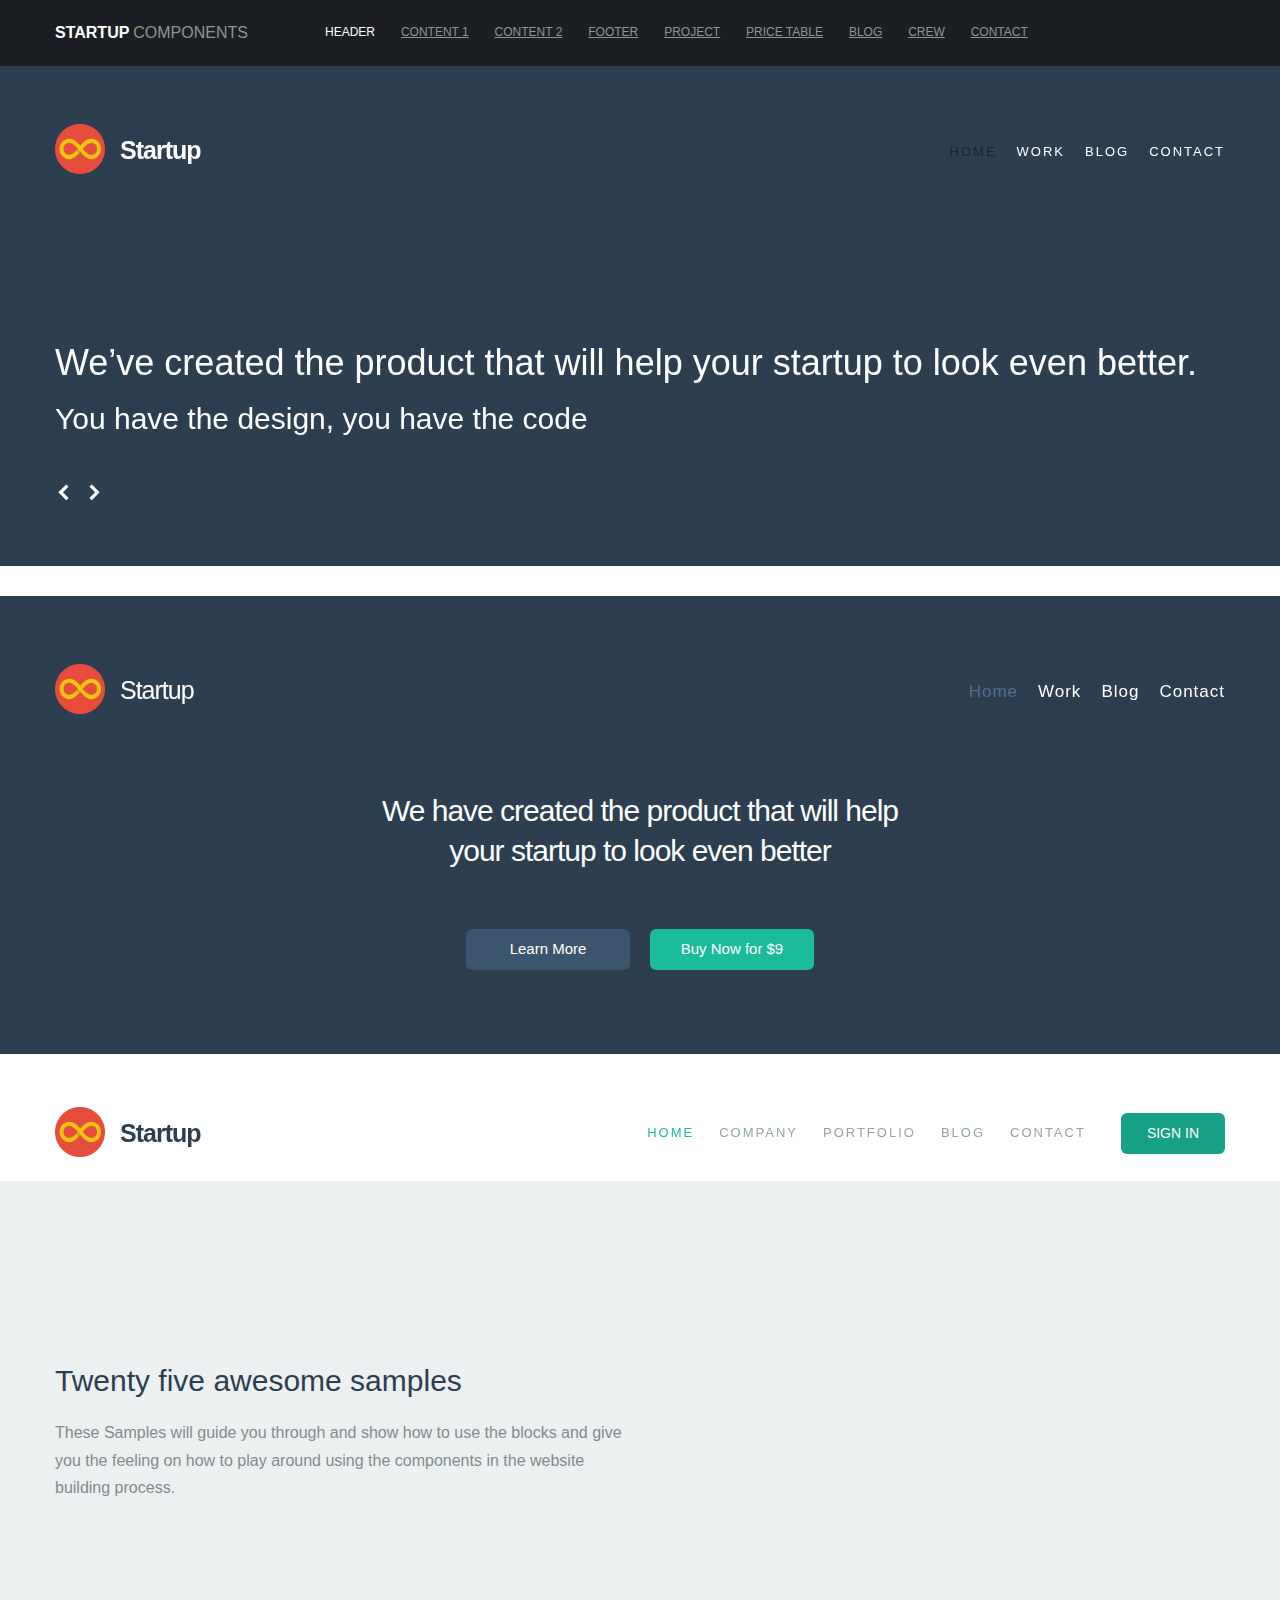
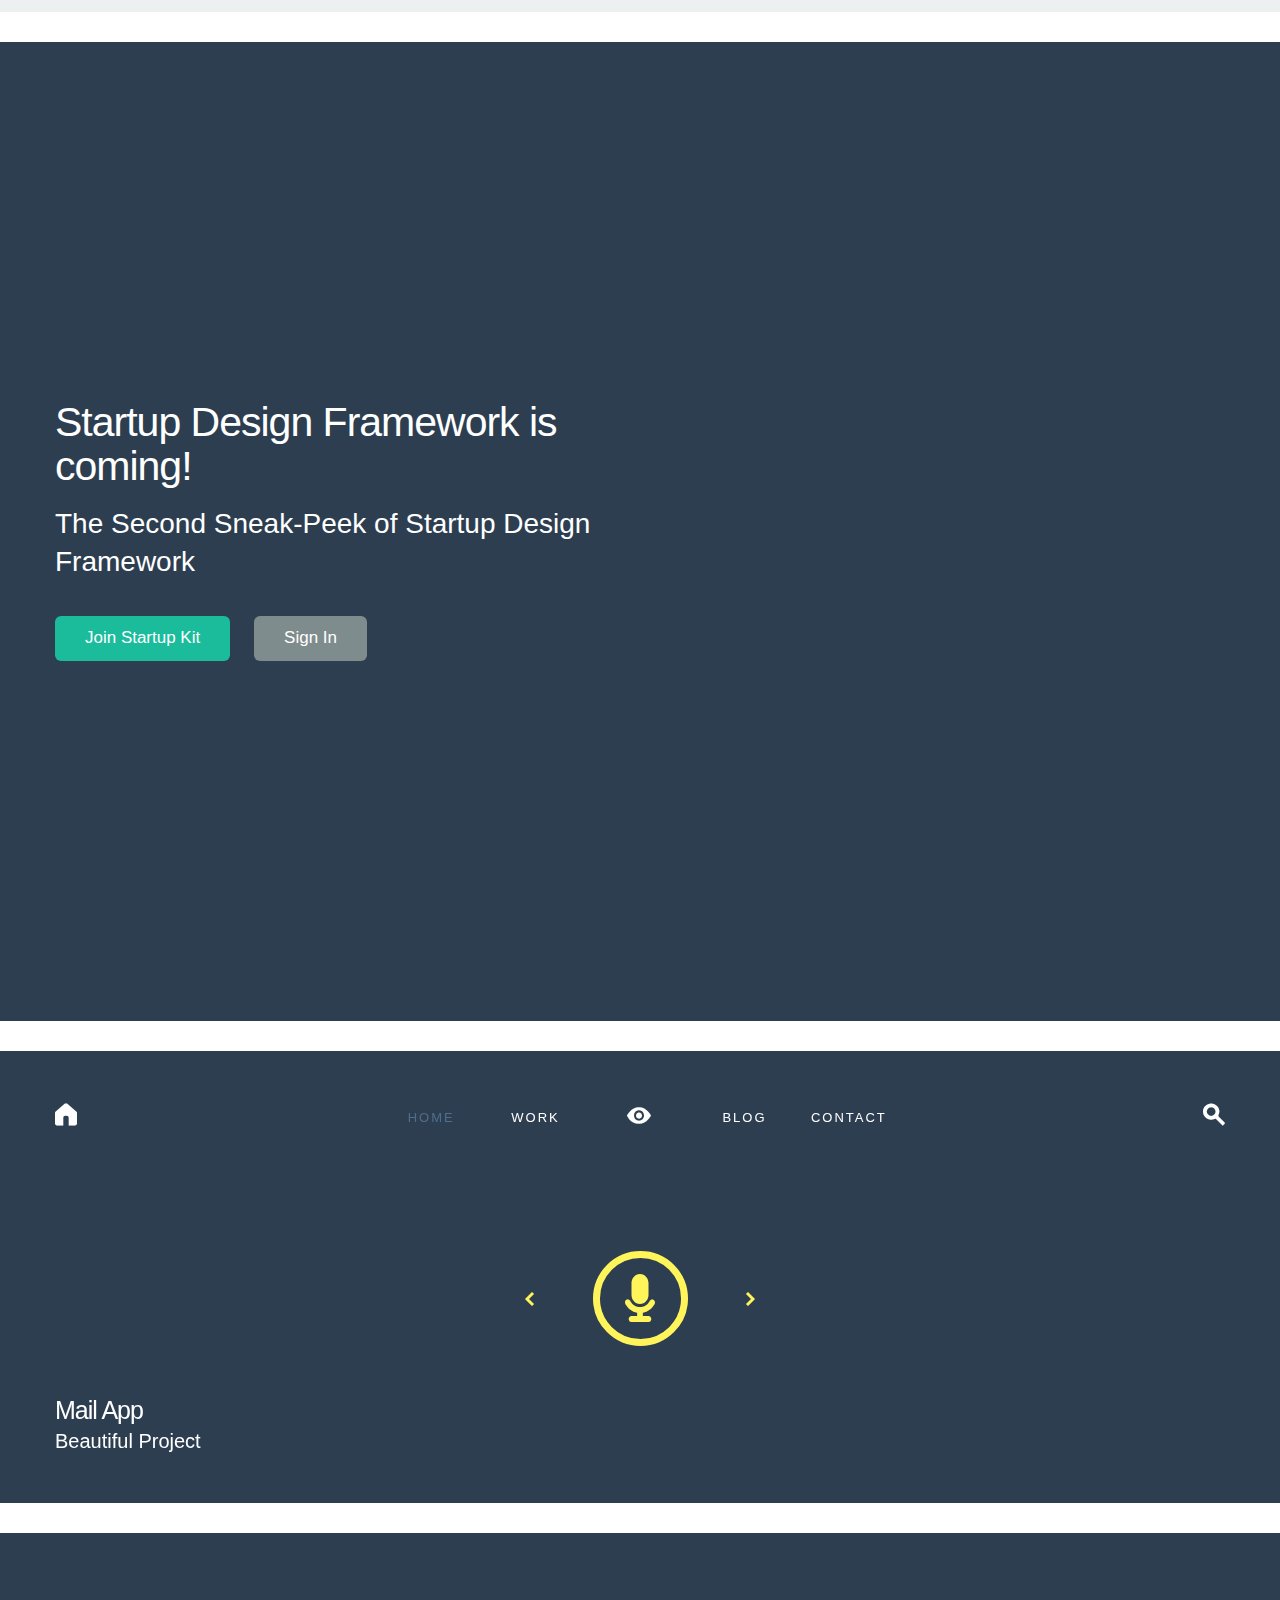
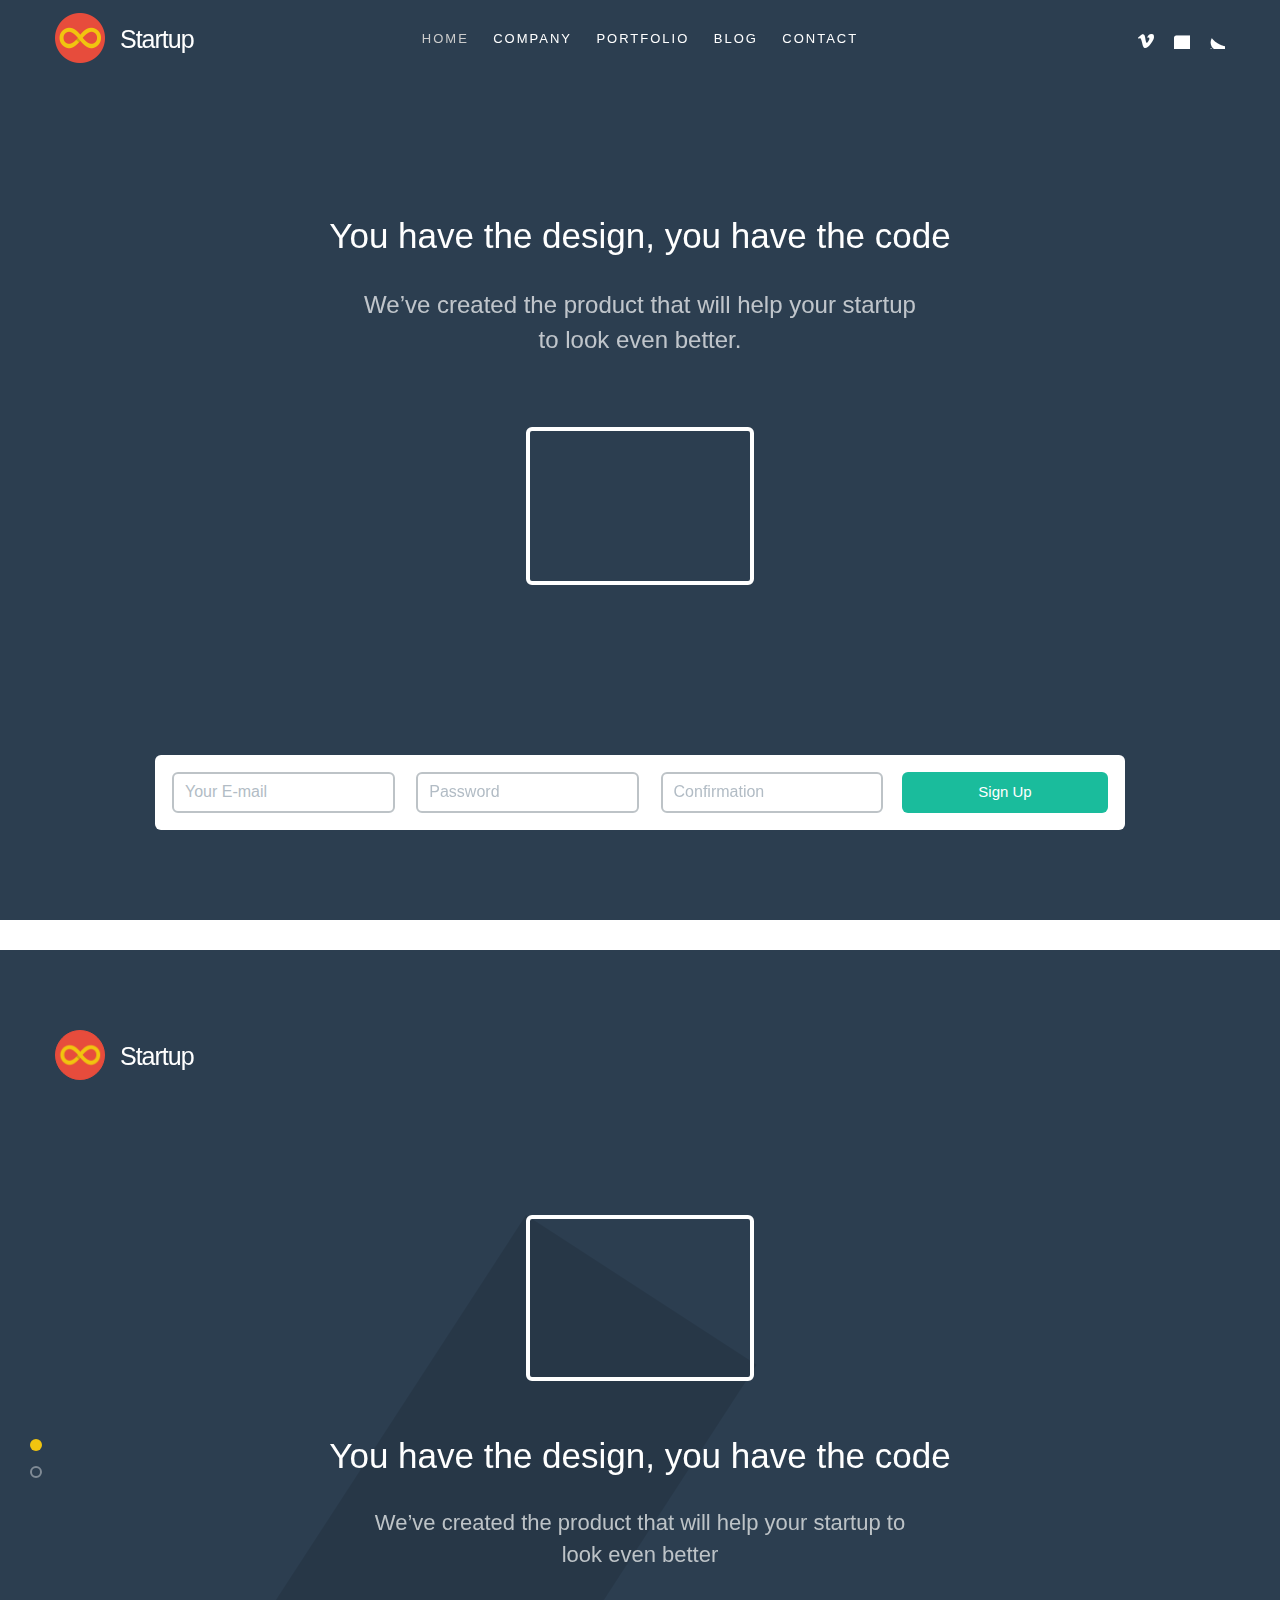
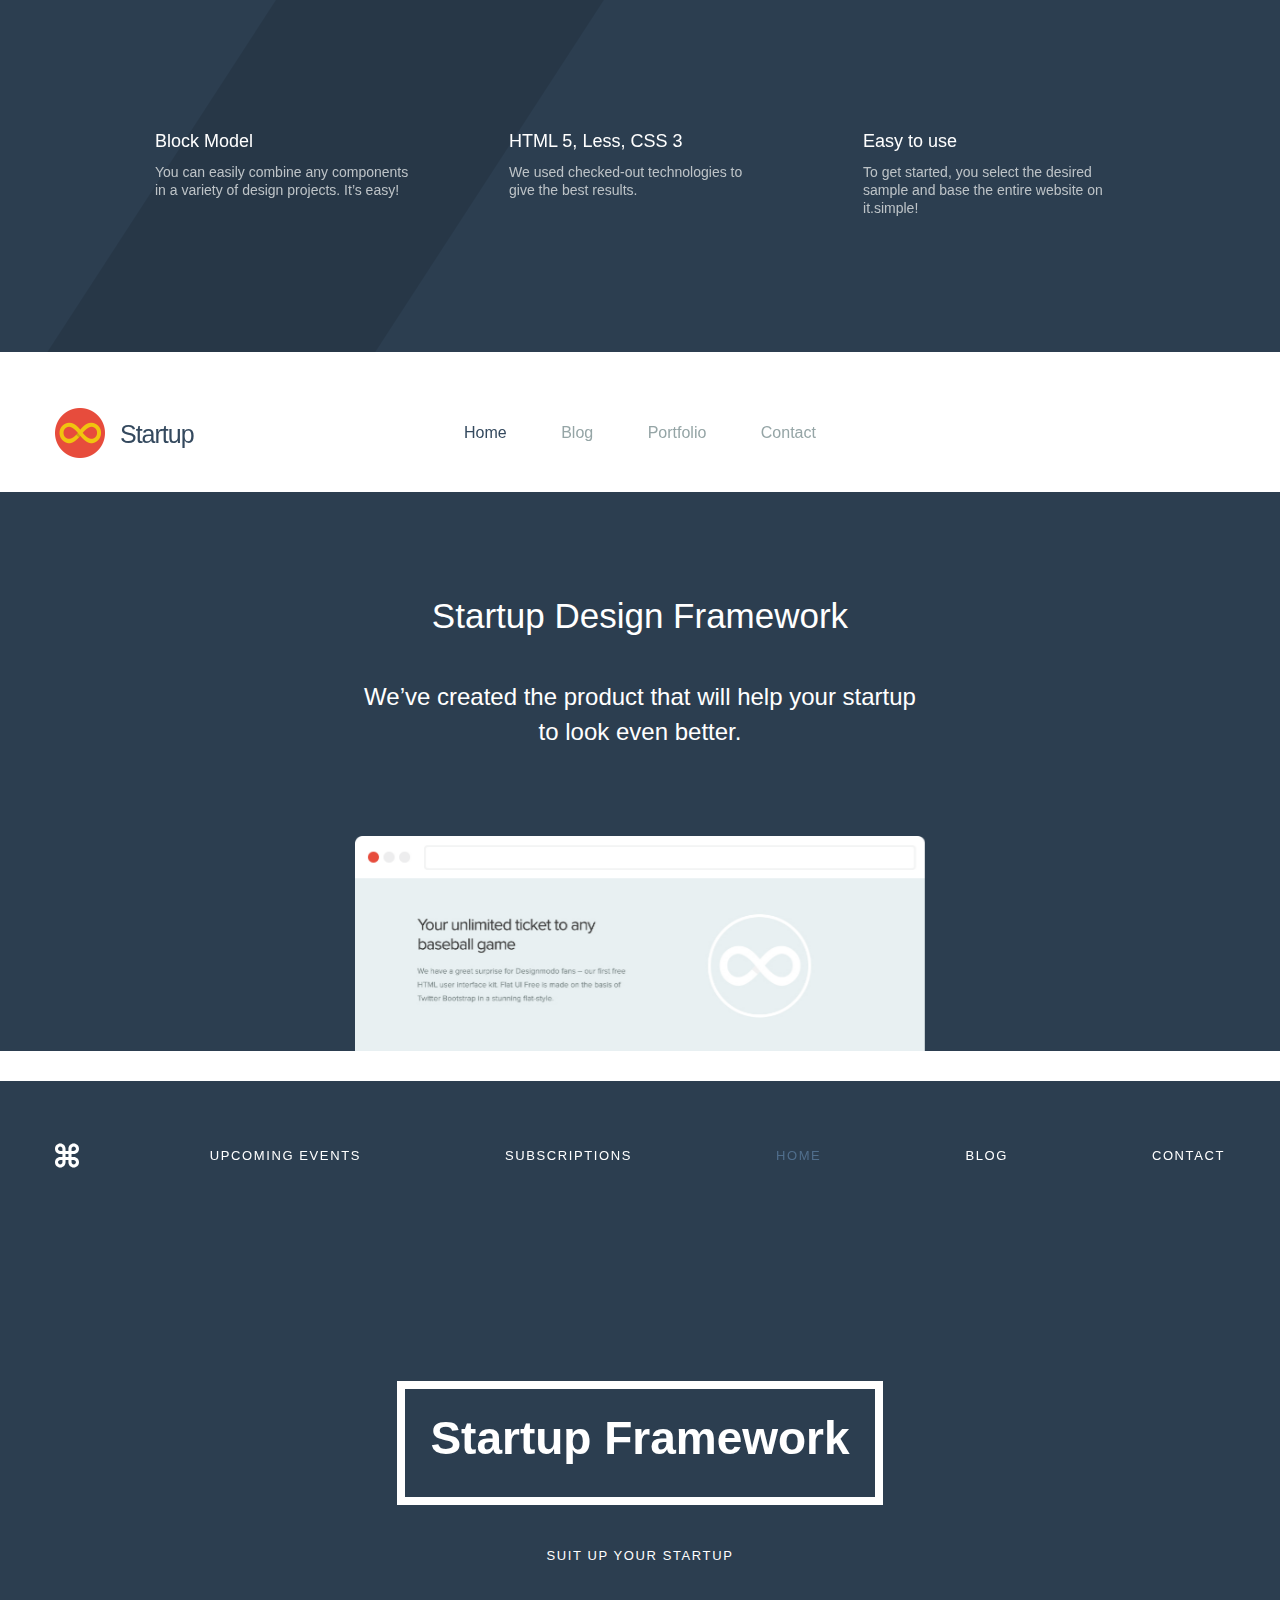
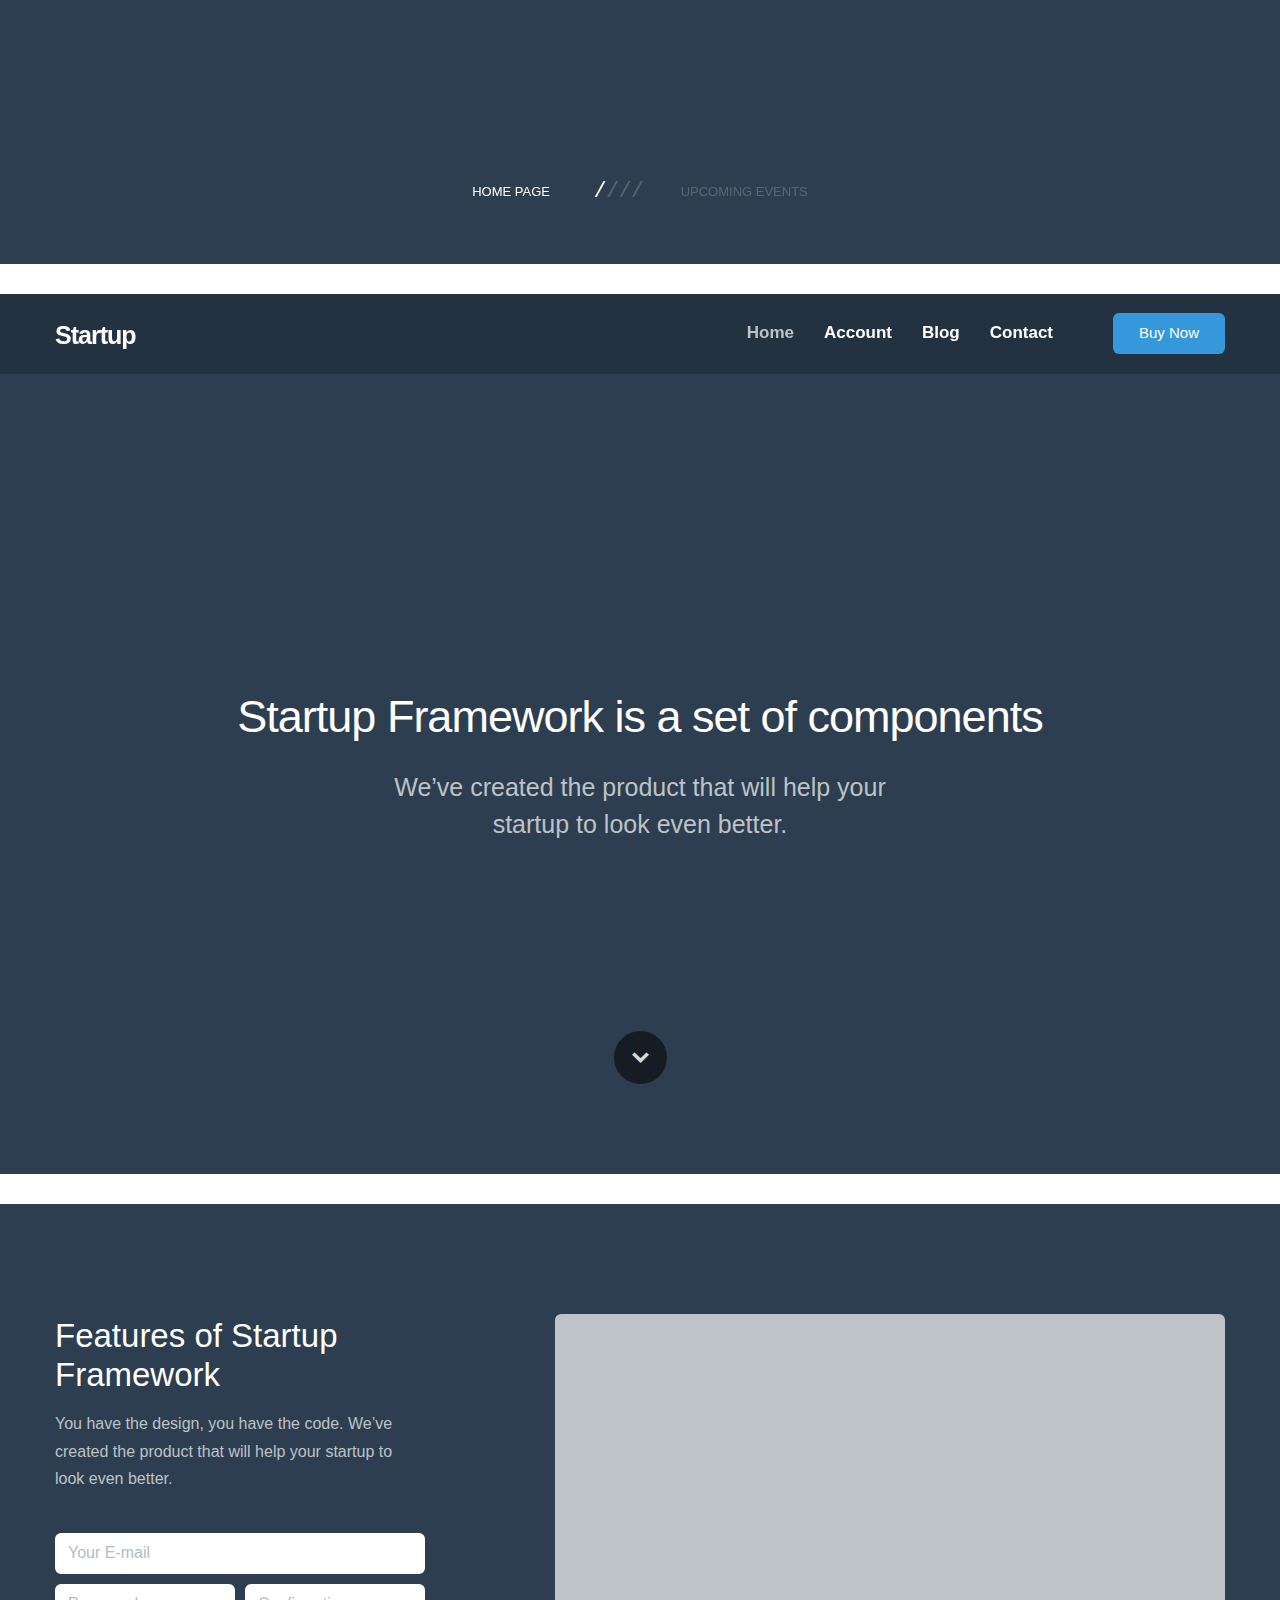
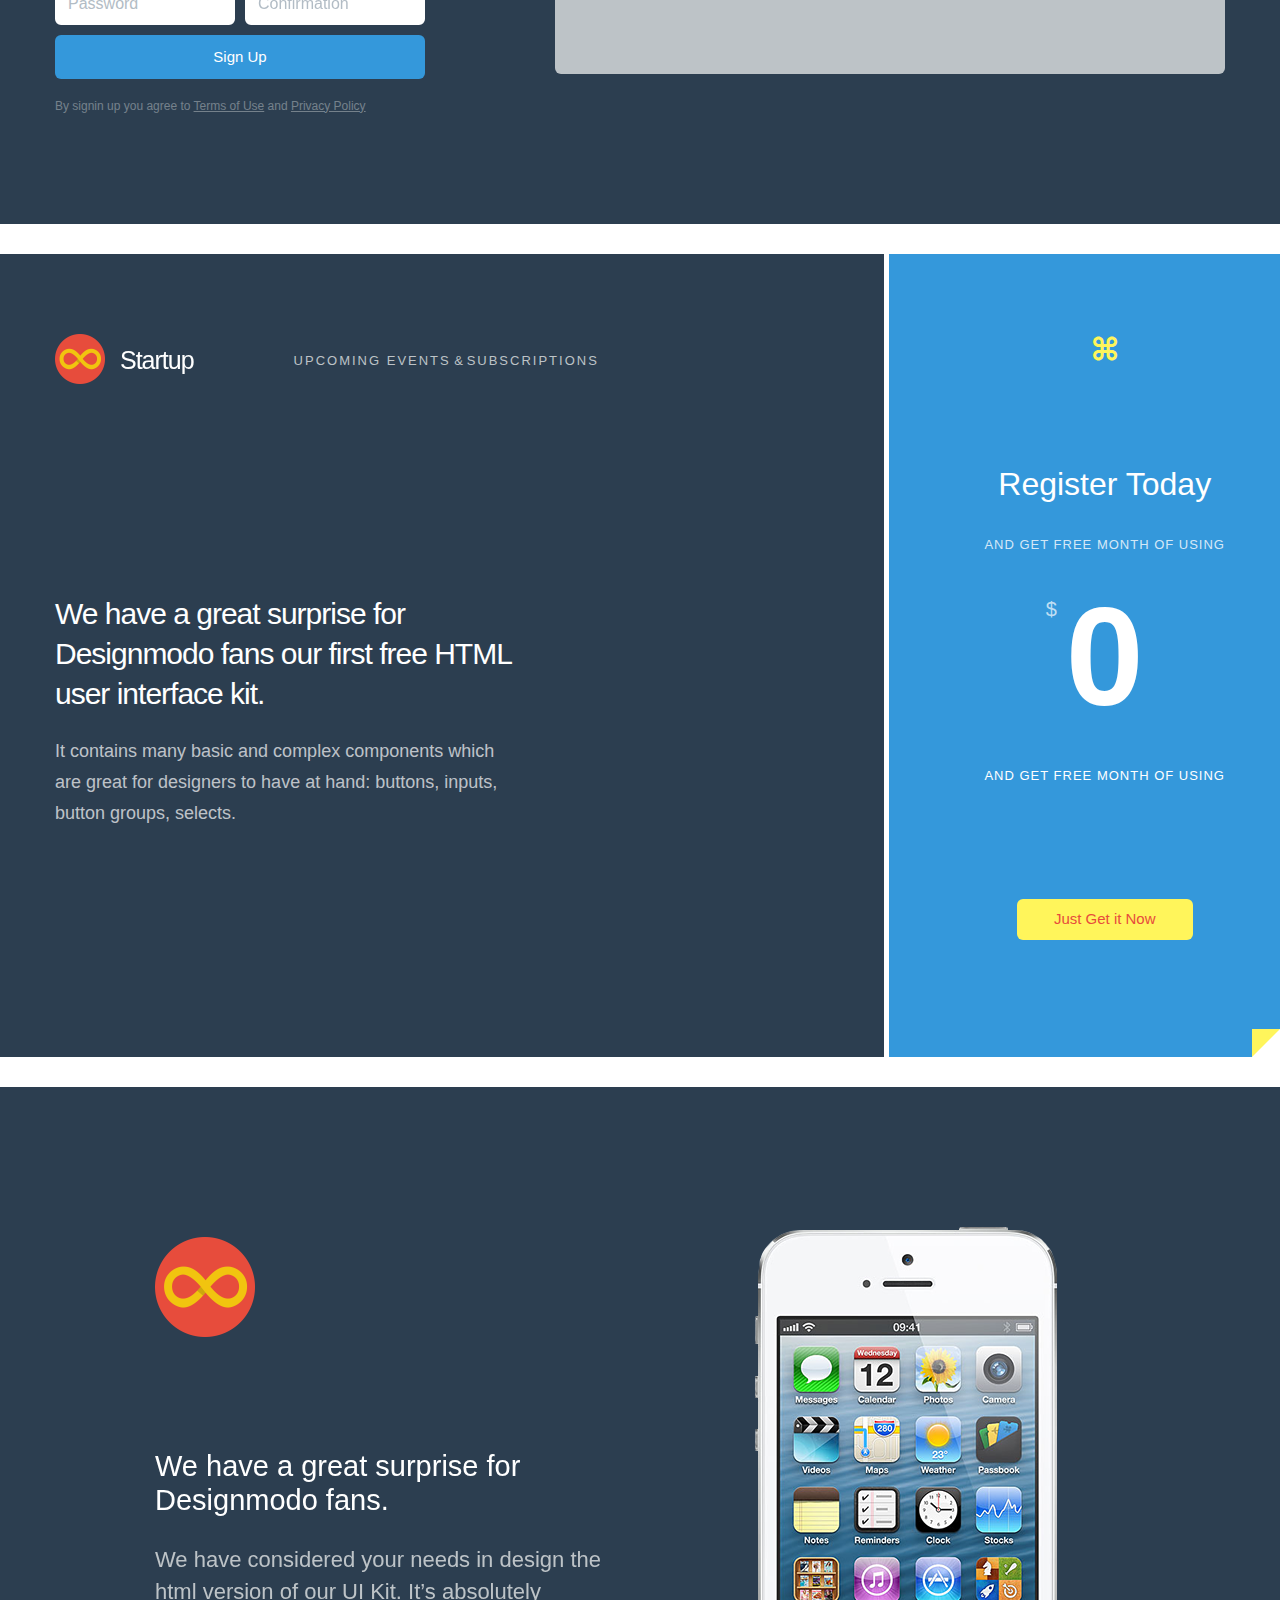
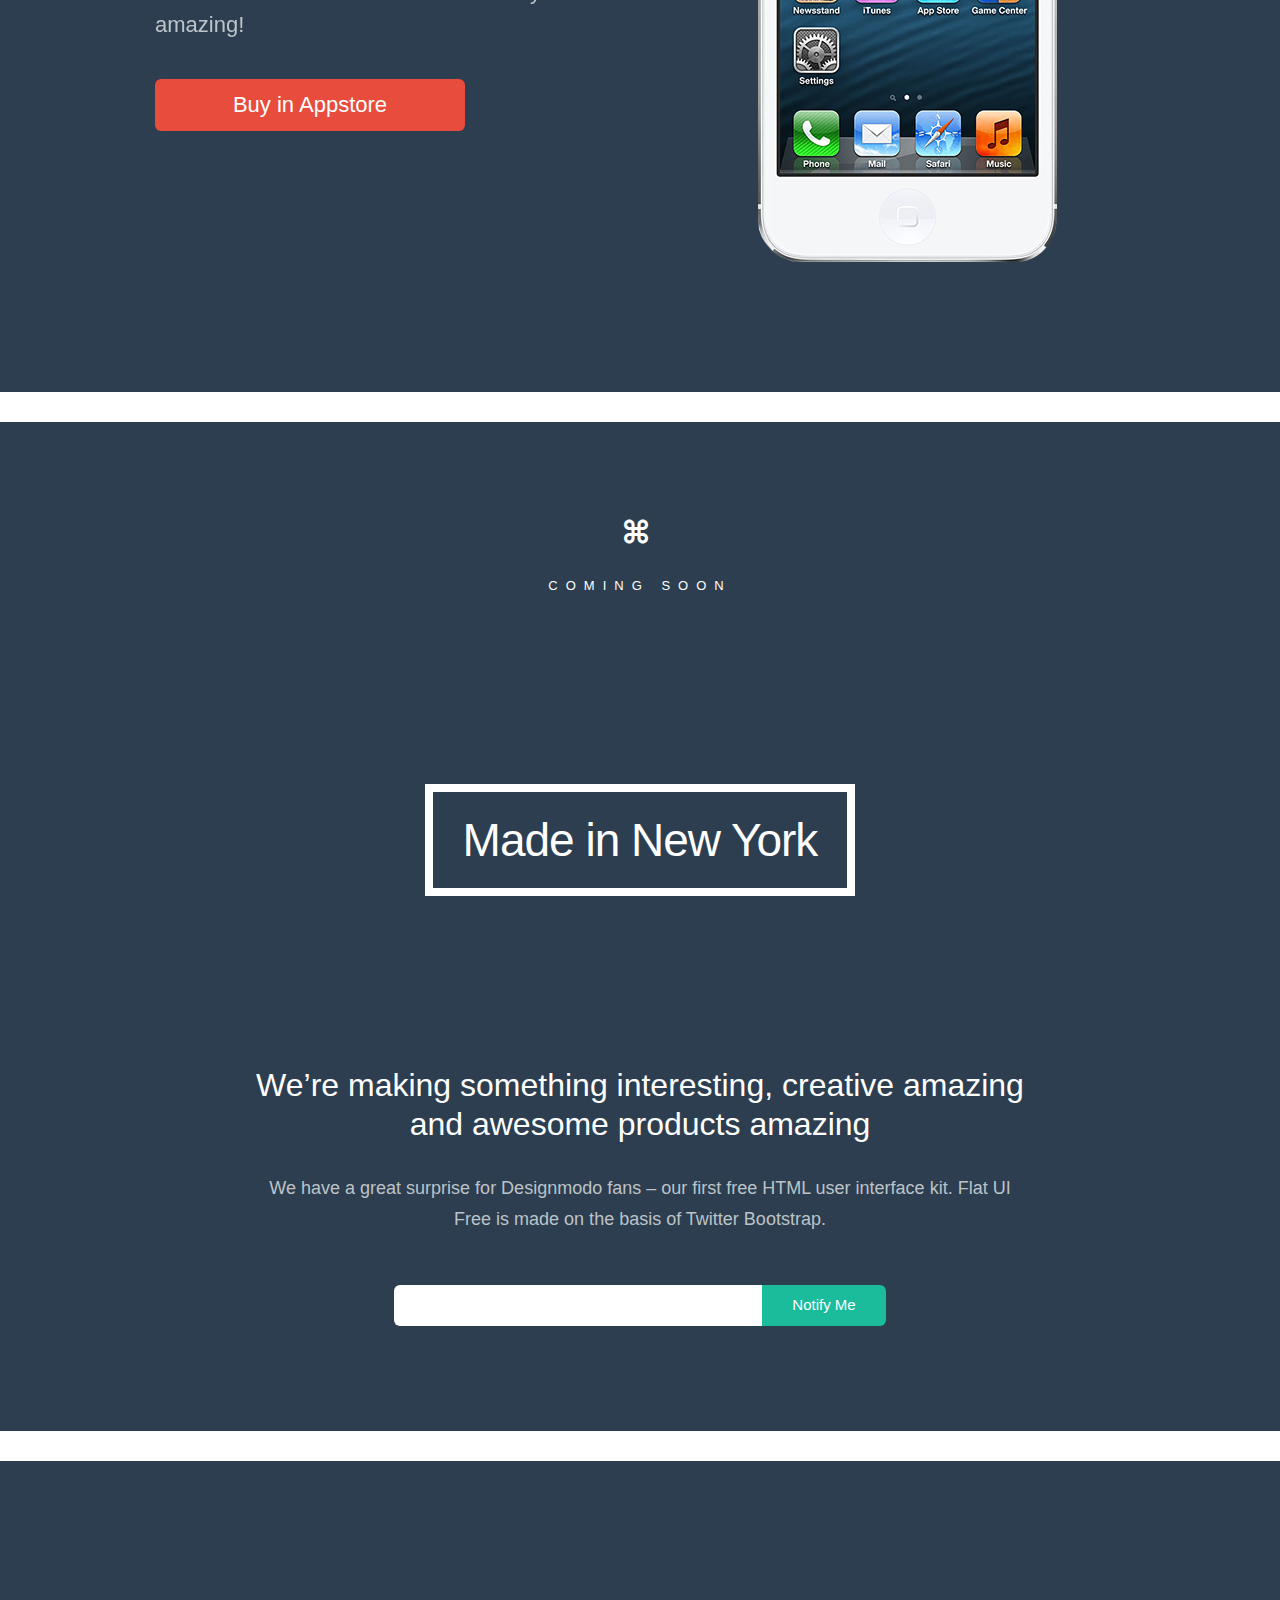
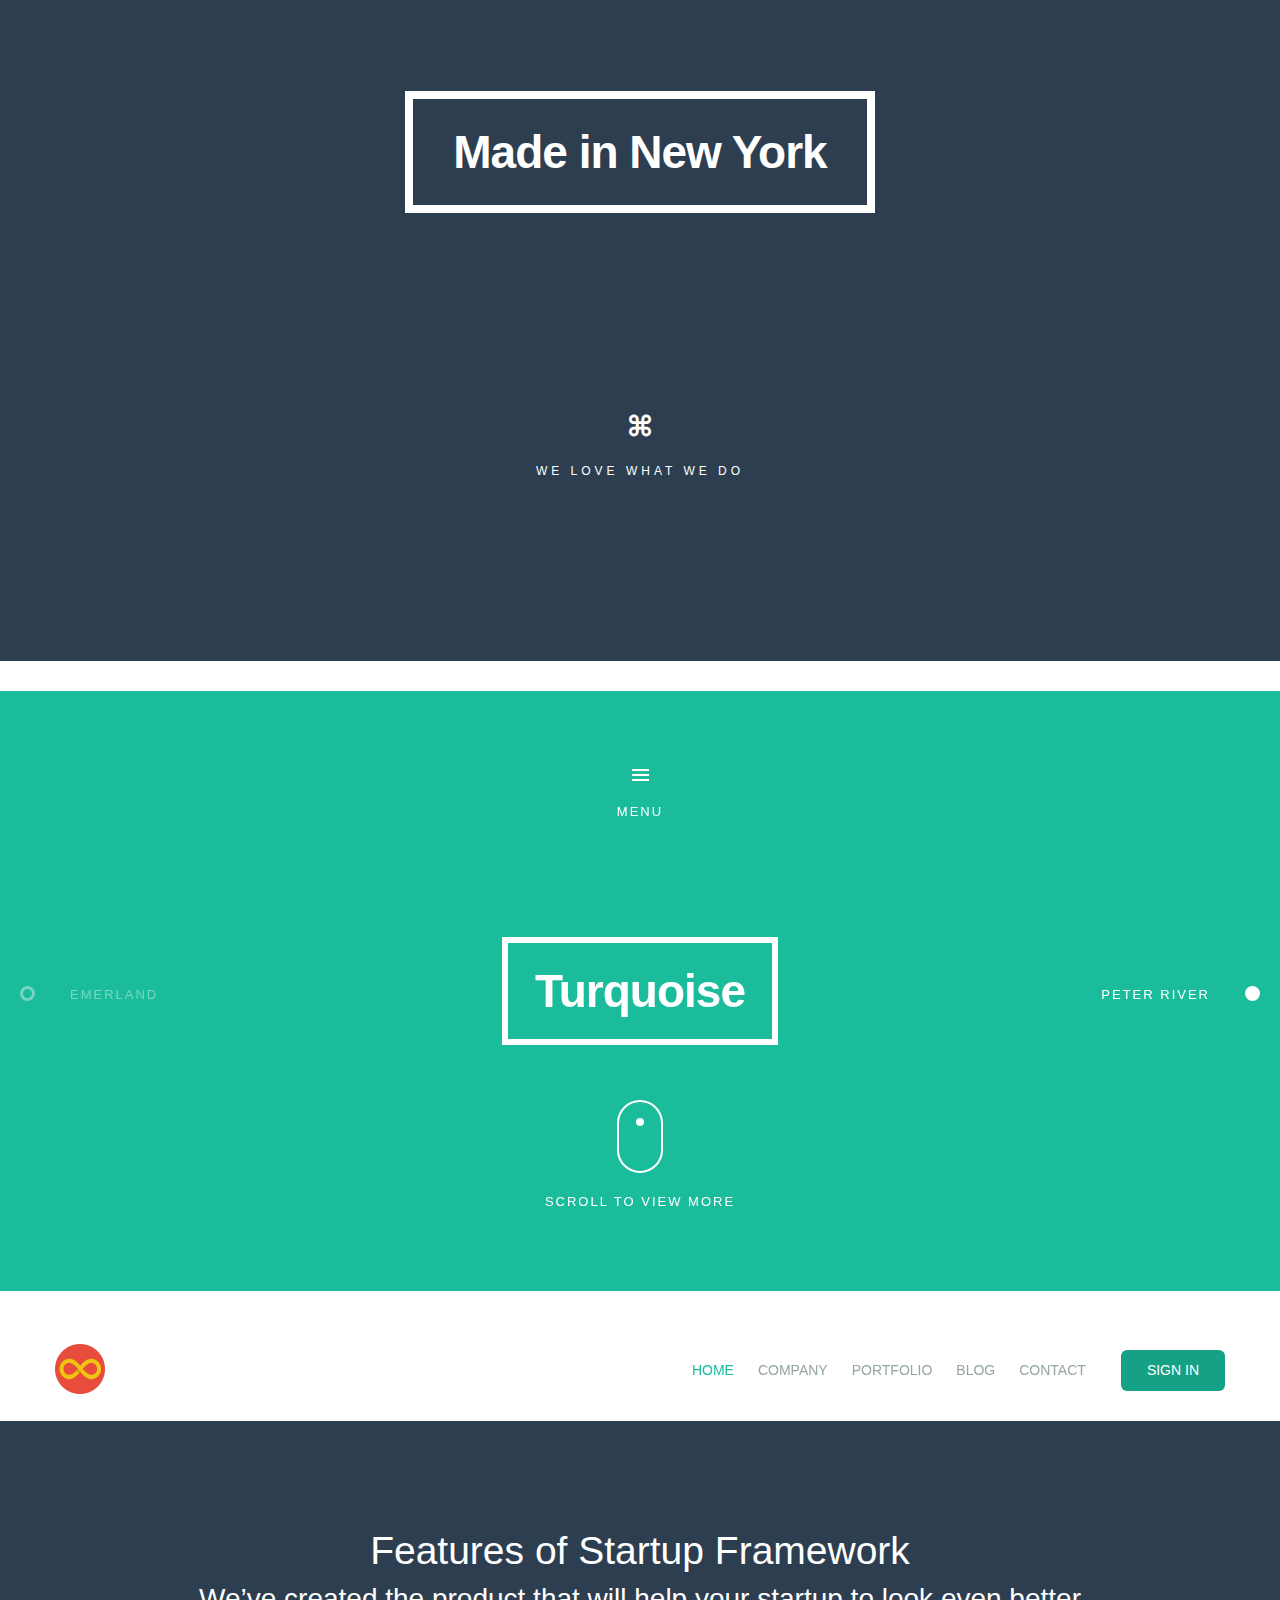
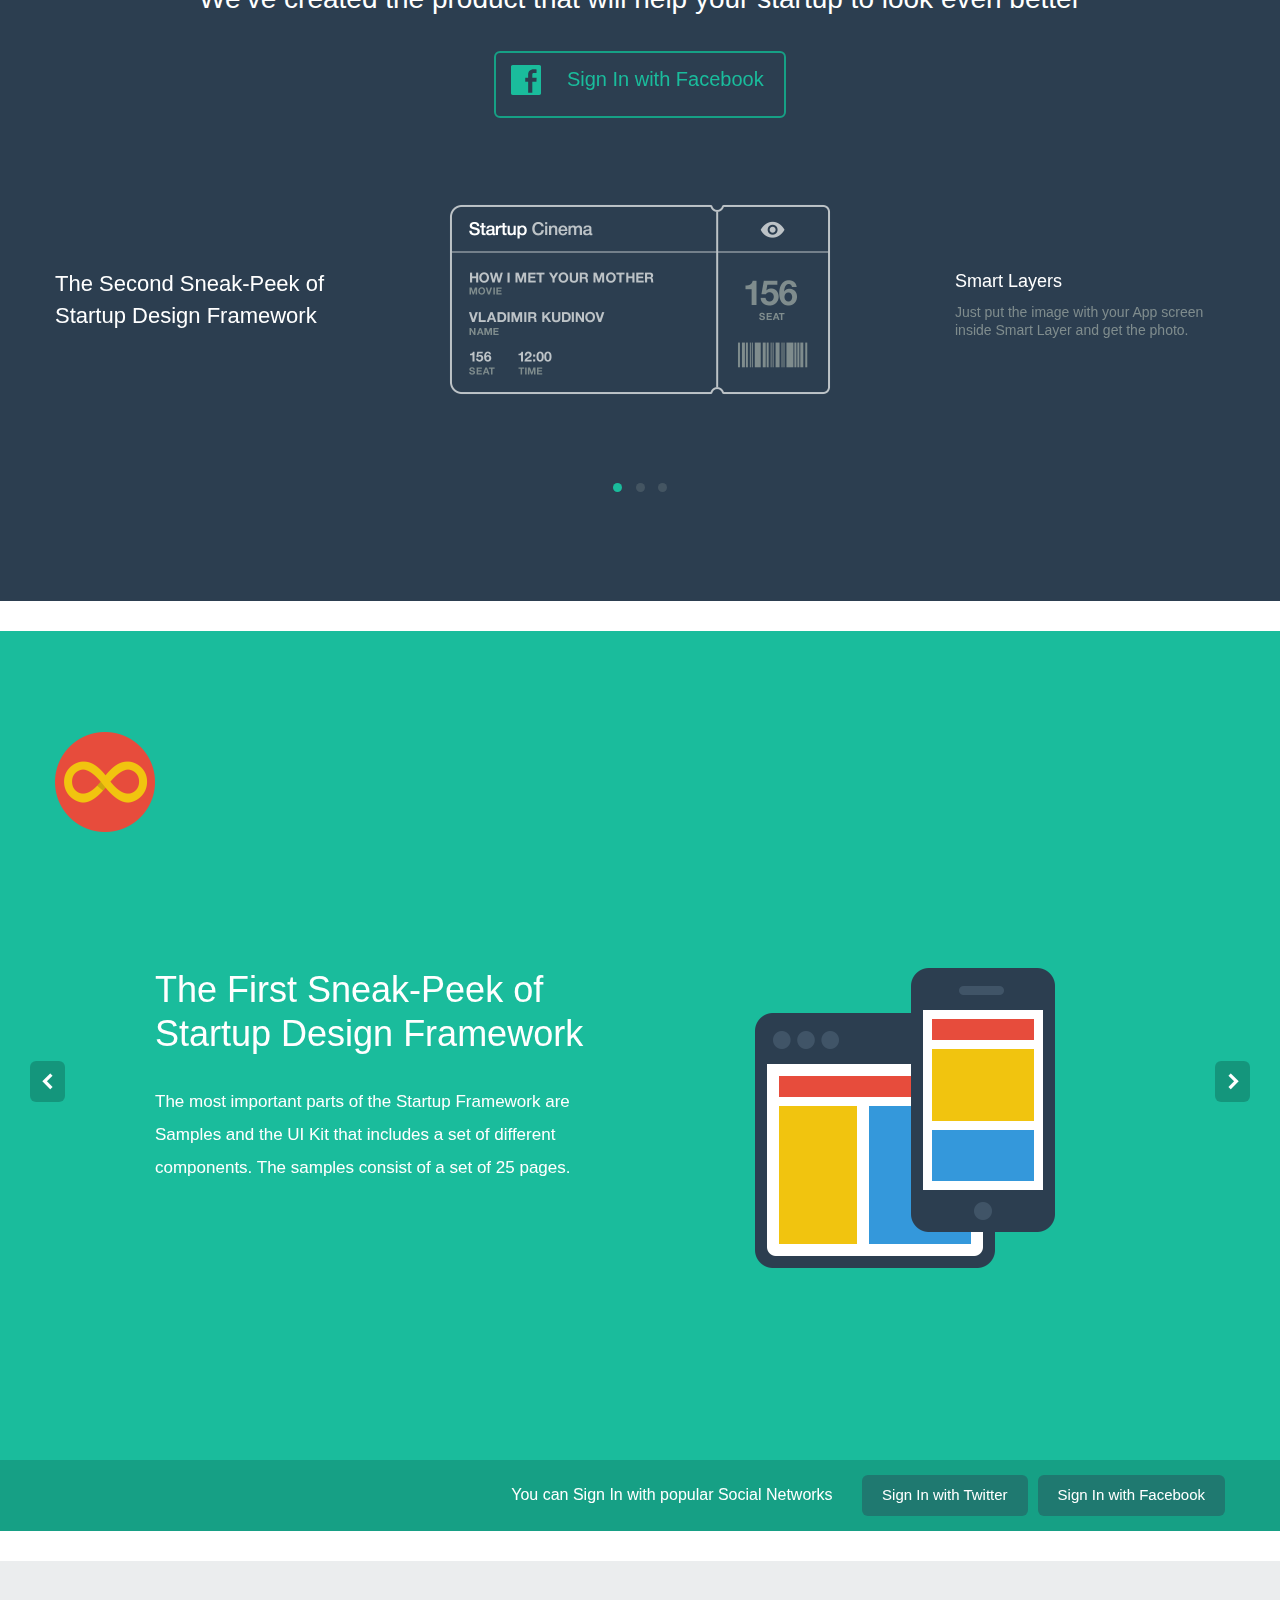
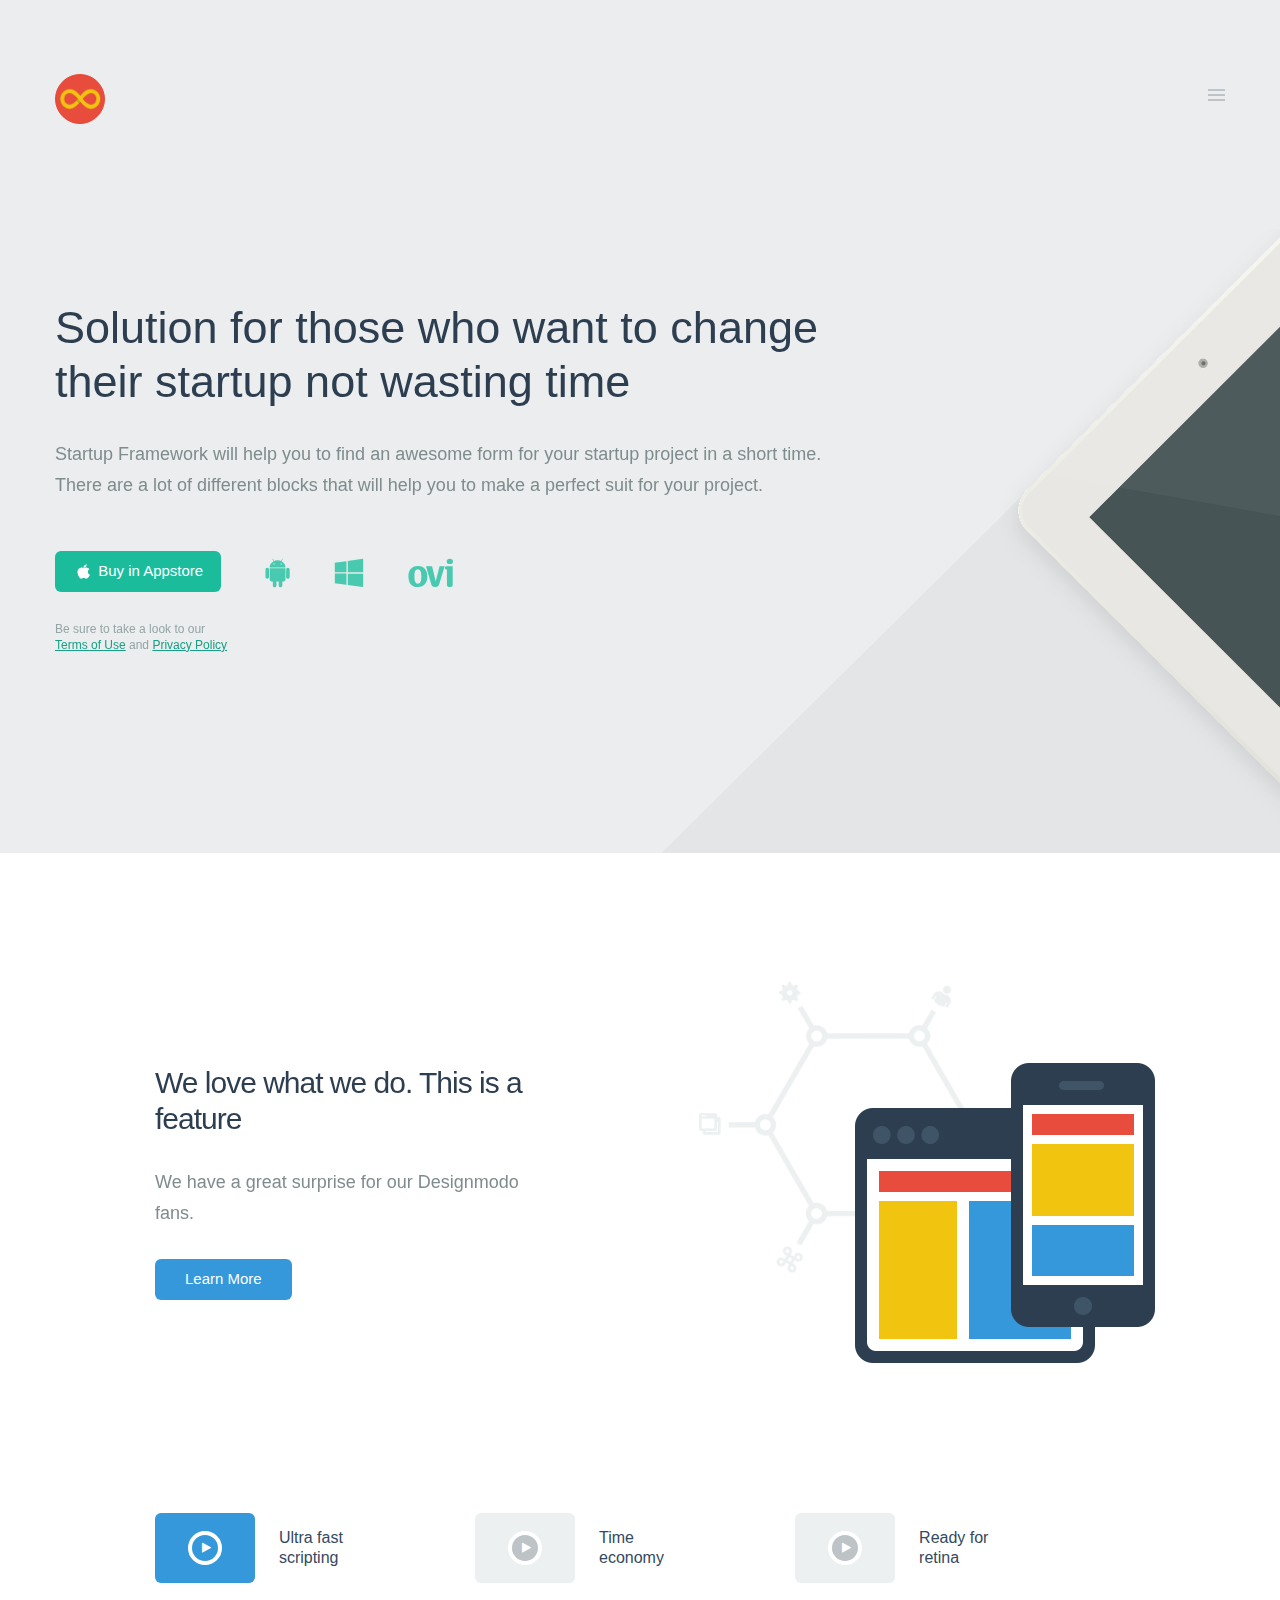
<file: ui-kit/ui-kit-header/index.html>
<!DOCTYPE html>
<html lang="en">
  <head>
    <meta charset="utf-8">
    <title>Headers</title>
    <meta name="apple-mobile-web-app-capable" content="yes" />
    <meta name="viewport" content="width=device-width, initial-scale=1.0, maximum-scale=1.0, user-scalable=no" />
    <meta name="apple-mobile-web-app-status-bar-style" content="black" />
    <link rel="shortcut icon" href="../../flat-ui/images/favicon.ico">
    <link rel="stylesheet" href="../../flat-ui/bootstrap/css/bootstrap.css">
    <link rel="stylesheet" href="../../flat-ui/bootstrap/css/bootstrap-responsive.css">
    <link rel="stylesheet" href="../../flat-ui/css/flat-ui.css">
    <!-- Using only with Flat-UI (free)-->
    <link rel="stylesheet" href="../../common-files/css/icon-font.css">
    <!-- end -->
    <link rel="stylesheet" href="../../common-files/css/animations.css">
    <link rel="stylesheet" href="../ui-kit-header/css/ui-kit-styles.css">
  </head>
  <body>
    <nav class="dockbar navbar-fixed-top" id="header-dockbar">
      <menu class="main-menu">
        <div class="container">
          <div class="row">
            <a href="index.html" class="man-brand span3">
              <span class="logotype">Startup</span>
              <span class="doc-title">components</span>
            </a>
            <button id="open-close-menu" class="menu-btn btn-inverse"><span class="fui-list"></span>
            </button>
            <dl class="span8">
              <dd><a class="active">header</a>
              </dd>
              <dd><a href="../ui-kit-content/index.html">content 1</a>
              </dd>
              <dd><a href="../ui-kit-content/index2.html">content 2</a>
              </dd>
              <dd><a href="../ui-kit-footer/index.html">footer</a>
              </dd>
              <dd><a href="../ui-kit-projects/index.html">project</a>
              </dd>
              <dd><a href="../ui-kit-price/index.html">price table</a>
              </dd>
              <dd><a href="../ui-kit-blog/index.html">blog</a>
              </dd>
              <dd><a href="../ui-kit-crew/index.html">crew</a>
              </dd>
              <dd><a href="../ui-kit-contacts/index.html">contact</a>
              </dd>
            </dl>
          </div>
        </div>
      </menu>
      <menu class="colapsed-menu">
        <dl>
          <dd><a class="active">header</a>
          </dd>
          <dd><a href="../ui-kit-content/index.html">content 1</a>
          </dd>
          <dd><a href="../ui-kit-content/index2.html">content 2</a>
          </dd>
          <dd><a href="../ui-kit-footer/index.html">footer</a>
          </dd>
          <dd><a href="../ui-kit-projects/index.html">project</a>
          </dd>
          <dd><a href="../ui-kit-price/index.html">price table</a>
          </dd>
          <dd><a href="../ui-kit-blog/index.html">blog</a>
          </dd>
          <dd><a href="../ui-kit-crew/index.html">crew</a>
          </dd>
          <dd><a href="../ui-kit-contacts/index.html">contact</a>
          </dd>
        </dl>
      </menu>
    </nav>
    <!-- header-1 -->
    <header class="header-1">
      <div class="container">
        <div class="row">
          <div class="navbar span12">
            <div class="navbar-inner">
              <button type="button" class="btn btn-navbar"></button>
              <a class="brand" href="#">
                <img src="../../common-files/icons/Infinity-Loop@2x.png" width="50" height="50" alt="">Startup</a>
              <div class="nav-collapse collapse">
                <ul class="nav pull-right">
                  <li class="active"><a href="#">HOME</a>
                  </li>
                  <li><a href="#">WORK</a>
                  </li>
                  <li><a href="#">BLOG</a>
                  </li>
                  <li><a href="#">CONTACT</a>
                  </li>
                </ul>
                <ul class="subnav">
                  <li><a href="#">Privacy</a>
                  </li>
                  <li><a href="#">Terms</a>
                  </li>
                  <li><a href="#">Advertise</a>
                  </li>
                  <li><a href="#">Affiliates</a>
                  </li>
                  <li><a href="#">Newsletter</a>
                  </li>
                  <li><a href="#">About</a>
                  </li>
                  <li><a href="#">Contact Us</a>
                  </li>
                </ul>
              </div>
            </div>
          </div>
        </div>
      </div>
    </header>
    <section class="header-1-sub">
      <div id="pt-main" class="page-transitions pt-perspective">
        <div class="pt-page pt-page-1 bg-midnight-blue">
          <div class="background">&nbsp;</div>
          <div class="caption">
            <div class="container">
              <h3>We’ve created the product that will help your
                        startup to look even better.</h3>
              <p class="lead">You have the design, you have the code</p>
            </div>
          </div>
        </div>
        <div class="pt-page pt-page-2 bg-midnight-blue">
          <div class="background">&nbsp;</div>
          <div class="caption">
            <div class="container">
              <h3>Example headline.</h3>
              <p class="lead">
                Lorem ipsum dolor sit amet, consectetur adipisicing elit, sed do eiusmod tempor incididunt ut labore et dolore magna aliqua.
              </p>
            </div>
          </div>
        </div>
        <div class="pt-page pt-page-3 bg-midnight-blue">
          <div class="background">&nbsp;</div>
          <div class="caption">
            <div class="container">
              <h3>Another example headline.</h3>
              <p class="lead">
                Lorem ipsum dolor sit amet, consectetur adipisicing elit, sed do eiusmod tempor incididunt ut labore et dolore magna aliqua.
              </p>
            </div>
          </div>
        </div>
        <div class="container controls">
          <a class="control-prev" href="#"><span class="fui-arrow-left"> </span></a>
          <a class="control-next" href="#"><span class="fui-arrow-right"> </span></a>
        </div>
      </div>
    </section>
    <div class="delimiter"></div>
    <!-- header-2 -->
    <header class="header-2">
      <div class="container">
        <div class="row">
          <div class="navbar span12">
            <div class="navbar-inner">
              <button type="button" class="btn btn-navbar"></button>
              <a class="brand" href="#">
                <img src="../../common-files/icons/Infinity-Loop@2x.png" width="50" height="50" alt="">Startup</a>
              <div class="nav-collapse collapse">
                <ul class="nav pull-right">
                  <li class="active"><a href="#">Home</a>
                  </li>
                  <li><a href="#">Work</a>
                  </li>
                  <li><a href="#">Blog</a>
                  </li>
                  <li><a href="#">Contact</a>
                  </li>
                </ul>
                <ul class="subnav">
                  <li><a href="#">Privacy</a>
                  </li>
                  <li><a href="#">Terms</a>
                  </li>
                  <li><a href="#">Advertise</a>
                  </li>
                  <li><a href="#">Affiliates</a>
                  </li>
                  <li><a href="#">Newsletter</a>
                  </li>
                  <li><a href="#">About</a>
                  </li>
                  <li><a href="#">Contact Us</a>
                  </li>
                </ul>
              </div>
            </div>
          </div>
        </div>
      </div>
    </header>
    <section class="header-2-sub bg-midnight-blue">
      <div class="background">&nbsp;</div>
      <div class="container">
        <div class="row">
          <div class="span8 offset2">
            <div class="hero-unit">
              <h1>We have created the product that will help<br/>
                        your startup to look even better</h1>
            </div>
            <div class="btns">
              <a class="btn btn-inverse" href="#">Learn More</a>
              <a class="btn btn-primary" href="#">Buy Now for $9</a>
            </div>
          </div>
        </div>
      </div>
    </section>
    <div class="delimiter"></div>
    <!-- header-3 -->
    <header class="header-3">
      <div class="container">
        <div class="navbar span12">
          <div class="navbar-inner">
            <button type="button" class="btn btn-navbar"></button>
            <a class="brand" href="#">
              <img src="../../common-files/icons/Infinity-Loop@2x.png" width="50" height="50" alt="">Startup</a>
            <div class="nav-collapse collapse pull-right">
              <ul class="nav">
                <li class="active"><a href="#">HOME</a>
                </li>
                <li><a href="#">COMPANY</a>
                </li>
                <li><a href="#">PORTFOLIO</a>
                </li>
                <li><a href="#">BLOG</a>
                </li>
                <li><a href="#">CONTACT</a>
                </li>
              </ul>
              <form class="navbar-form pull-left">
                <a class="btn btn-primary" href="#">SIGN IN</a>
              </form>
            </div>
          </div>
        </div>
      </div>
    </header>
    <section class="header-3-sub bg-clouds">
      <div class="background">&nbsp;</div>
      <div class="container">
        <div class="row">
          <div class="span6">
            <h3>Twenty five awesome samples</h3>
            <p>
              These Samples will guide you through and show how to use the blocks and give you the feeling on how to play around using the components in the website building process.
            </p>
          </div>
        </div>
      </div>
    </section>
    <div class="delimiter"></div>
    <!-- header-4 -->
    <header class="header-4 v-center bg-midnight-blue">
      <div class="background">&nbsp;</div>
      <div>
        <div class="container">
          <div class="row">
            <div class="span6">
              <div class="hero-unit">
                <h1>Startup Design Framework is coming!</h1>
                <p>The Second Sneak-Peek of Startup Design Framework</p>
              </div>
              <div class="btns">
                <a class="btn btn-large btn-primary" href="#">Join Startup Kit</a>
                <a class="btn btn-large btn-gray" href="#">Sign In</a>
              </div>
            </div>
          </div>
        </div>
      </div>
    </header>
    <div class="delimiter"></div>
    <!-- header-5 -->
    <header class="header-5 no-shift">
      <div class="container">
        <div class="navbar span12">
          <div class="navbar-btns">
            <a class="home" href="#"> <span class="fui-home"> </span>
            </a>
            <a class="search" href="#"> <span class="fui-search"> </span>
            </a>
          </div>
          <div class="navbar-inner">
            <button type="button" class="btn btn-navbar"></button>
            <div class="nav-collapse collapse">
              <ul class="nav">
                <li class="active"><a href="#">HOME</a>
                </li>
                <li><a href="#">WORK</a>
                </li>
                <li><a href="#"><span class="fui-eye"> </span><span>EYE ITEM</span></a>
                </li>
                <li><a href="#">BLOG</a>
                </li>
                <li><a href="#">CONTACT</a>
                </li>
              </ul>
            </div>
          </div>
          <form class="navbar-search">
            <a class="close-search" href="#"><span class="fui-cross"> </span></a>
            <input type="text" placeholder="Search query">
          </form>
        </div>
      </div>
    </header>
    <section class="header-5-sub">
      <div id="h-5-pt-1" class="page-transitions pt-perspective">
        <div class="pt-page pt-page-1 pt-page-current bg-midnight-blue">
          <div class="background">&nbsp;</div>
          <div class="container">
            <div class="box-icon">
              <a class="fui-arrow-left pt-control-prev" href="#"></a>
              <span class="icon fui-mic"> </span>
              <a class="fui-arrow-right pt-control-next" href="#"></a>
            </div>
            <div class="hero-unit">
              <h1>Mail App</h1>
              <p>Beautiful Project</p>
            </div>
          </div>
        </div>
        <div class="pt-page pt-page-2 bg-turquoise">
          <div class="background">&nbsp;</div>
          <div class="container">
            <div class="box-icon">
              <a class="fui-arrow-left pt-control-prev" href="#"></a>
              <span class="icon fui-mic"> </span>
              <a class="fui-arrow-right pt-control-next" href="#"></a>
            </div>
            <div class="hero-unit">
              <h1>Mail App</h1>
              <p>Beautiful Project</p>
            </div>
          </div>
        </div>
      </div>
    </section>
    <div class="delimiter"></div>
    <!-- header-6 -->
    <header class="header-6">
      <div class="container">
        <div class="navbar span12">
          <div class="navbar-inner">
            <button type="button" class="btn btn-navbar"></button>
            <a class="brand" href="#">
              <img src="../../common-files/icons/Infinity-Loop@2x.png" width="50" height="50" alt="">Startup</a>
            <div class="nav-collapse collapse">
              <ul class="nav">
                <li class="active"><a href="#">HOME</a>
                </li>
                <li><a href="#">COMPANY</a>
                </li>
                <li><a href="#">PORTFOLIO</a>
                </li>
                <li><a href="#">BLOG</a>
                </li>
                <li><a href="#">CONTACT</a>
                </li>
              </ul>
            </div>
          </div>
          <div class="social-btns">
            <a href="#">
              <div class="fui-vimeo"></div>
              <div class="fui-vimeo"></div>
            </a>
            <a href="#">
              <div class="fui-facebook"></div>
              <div class="fui-facebook"></div>
            </a>
            <a href="#">
              <div class="fui-twitter"></div>
              <div class="fui-twitter"></div>
            </a>
          </div>
        </div>
      </div>
    </header>
    <section class="header-6-sub bg-midnight-blue">
      <div class="background">&nbsp;</div>
      <div class="container">
        <div class="row">
          <div class="span8 offset2">
            <h3>You have the design, you have the code</h3>
            <div class="row">
              <p class="lead span6 offset1">
                We’ve created the product that will help your startup to look even better.
              </p>
            </div>
            <div class="player">
              <iframe id="pPlayer" src="http://player.vimeo.com/video/80282064?title=0&amp;byline=0&amp;portrait=0&amp;api=1&amp;player_id=pPlayer" frameborder="0" webkitallowfullscreen mozallowfullscreen allowfullscreen></iframe>
            </div>
          </div>
        </div>
        <div class="row">
          <div class="span10 offset1">
            <div class="signup-form">
              <form>
                <div class="controls controls-row">
                  <input type="text" placeholder="Your E-mail">
                  <input type="password" placeholder="Password">
                  <input type="password" placeholder="Confirmation">
                  <button type="submit" class="btn btn-primary">Sign Up</button>
                </div>
              </form>
            </div>
          </div>
        </div>
      </div>
    </section>
    <div class="delimiter"></div>
    <!-- header-7 -->
    <div class="header-7-sub bg-midnight-blue">
      <div id="h-7-pt-main" class="page-transitions pt-perspective">
        <div class="pt-page pt-page-current">
          <section class="h-7-section-1">
            <div>
              <div class="background">&nbsp;</div>
              <header class="header-7">
                <div class="container">
                  <a class="brand" href="#">
                    <img src="../../common-files/icons/Infinity-Loop@2x.png" width="50" height="50" alt="">Startup</a>
                </div>
              </header>
              <div class="container">
                <div class="row">
                  <div class="span8 offset2">
                    <div class="player-wrapper">
                      <div class="player">
                        <iframe id="pPlayer" src="http://player.vimeo.com/video/80282064?title=0&amp;byline=0&amp;portrait=0&amp;api=1&amp;player_id=pPlayer" frameborder="0" webkitallowfullscreen mozallowfullscreen allowfullscreen></iframe>
                      </div>
                    </div>
                    <h3>You have the design, you have the code</h3>
                    <div class="row">
                      <div class="span6 offset1">
                        <p class="lead">
                          We’ve created the product that will help your startup to look even better
                        </p>
                      </div>
                    </div>
                  </div>
                </div>
                <div class="row">
                  <div class="span10 offset1">
                    <div class="box">
                      <h6>Block Model</h6>
You can easily combine any components in a variety of design projects. It’s easy!
                    </div>
                    <div class="box">
                      <h6>HTML 5, Less, CSS 3</h6>
We used checked-out technologies to give the best results.
                    </div>
                    <div class="box">
                      <h6>Easy to use</h6>
To get started, you select the desired sample and base the entire website on it.simple!
                    </div>
                  </div>
                </div>
              </div>
            </div>
          </section>
        </div>
        <div class="pt-page">
          <section class="h-7-section-2">
            <div>
              <div class="background">&nbsp;</div>
              This could be your content.
            </div>
          </section>
        </div>
      </div>
      <div class="pt-controls">
        <ol class="pt-indicators">
          <li class="active"></li>
          <li></li>
        </ol>
      </div>
    </div>
    <div class="delimiter"></div>
    <!-- header-8 -->
    <header class="header-8">
      <div class="container">
        <div class="navbar span12 ">
          <div class="navbar-inner">
            <button type="button" class="btn btn-navbar"></button>
            <a class="brand" href="#">
              <img src="../../common-files/icons/Infinity-Loop@2x.png" width="50" height="50" alt="">Startup</a>
            <div class="nav-collapse collapse">
              <ul class="nav">
                <li class="active"><a href="#">Home</a>
                </li>
                <li><a href="#">Blog</a>
                </li>
                <li><a href="#">Portfolio</a>
                </li>
                <li><a href="#">Contact</a>
                </li>
              </ul>
            </div>
          </div>
        </div>
      </div>
    </header>
    <section class="header-8-sub bg-midnight-blue">
      <div class="background">&nbsp;</div>
      <div class="container">
        <div class="row">
          <div class="span6 offset3">
            <h3>Startup Design Framework</h3>
            <p class="lead">
              We’ve created the product that will help your startup to look even better.
            </p>
            <img src="../../common-files/img/header/browser@2x.png" width="620" height="234" alt="">
          </div>
        </div>
      </div>
    </section>
    <div class="delimiter"></div>
    <!-- header-9 -->
    <header class="header-9">
      <div class="container">
        <div class="navbar span12">
          <div class="navbar-inner">
            <button type="button" class="btn btn-navbar"></button>
            <a class="brand" href="#"><span class="fui-cmd"> </span></a>
            <div class="nav-collapse collapse">
              <ul class="nav">
                <li><a href="#">UPCOMING EVENTS</a>
                </li>
                <li><a href="#">SUBSCRIPTIONS</a>
                </li>
                <li class="active"><a href="#">HOME</a>
                </li>
                <li><a href="#">BLOG</a>
                </li>
                <li><a href="#">CONTACT</a>
                </li>
              </ul>
            </div>
          </div>
        </div>
      </div>
    </header>
    <section class="header-9-sub bg-midnight-blue">
      <div class="background">&nbsp;</div>
      <div class="container">
        <div class="row">
          <div class="span6 offset3">
            <div class="hero-unit bordered">
              <p class="wide-text">Startup Framework</p>
            </div>
            <p class="wide-text text-warning">suit up your startup</p>
          </div>
        </div>
        <div class="nav-steps">
          <a href="#" class="active">HOME PAGE</a>
          <div class="steps-selectors">
            <a href="#" class="active">/</a>
            <a href="#">/</a>
            <a href="#">/</a>
            <a href="#">/</a>
          </div>
          <a href="#">UPCOMING EVENTS</a>
        </div>
      </div>
    </section>
    <div class="delimiter"></div>
    <!-- header-10 -->
    <header class="header-10">
      <div class="container">
        <div class="navbar span12">
          <div class="navbar-inner">
            <button type="button" class="btn btn-navbar"></button>
            <a class="brand" href="#">Startup</a>
            <div class="nav-collapse collapse pull-right">
              <ul class="nav">
                <li class="active"><a href="#">Home</a>
                </li>
                <li><a href="#">Account</a>
                </li>
                <li><a href="#">Blog</a>
                </li>
                <li><a href="#">Contact</a>
                </li>
              </ul>
              <form class="navbar-form pull-left">
                <a class="btn btn-info" href="#">Buy Now</a>
              </form>
            </div>
          </div>
        </div>
      </div>
    </header>
    <section class="header-10-sub v-center bg-midnight-blue">
      <div class="background">&nbsp;</div>
      <div>
        <div class="container">
          <div class="hero-unit">
            <h1>Startup Framework is a set of components</h1>
            <p>
              We’ve created the product that will help your
              <br/>startup to look even better.
            </p>
          </div>
        </div>
      </div>
      <a class="control-btn fui-arrow-down" href="#"></a>
    </section>
    <div class="delimiter"></div>
    <!-- header-11 -->
    <header class="header-11 hidden">
      <div class="container">
        <div class="navbar span12">
          <div class="navbar-inner">
            <button type="button" class="btn btn-navbar"></button>
            <a class="brand" href="#">
              <img src="../../common-files/icons/Infinity-Loop@2x.png" width="50" height="50" alt="">Startup</a>
            <div class="nav-collapse collapse pull-right">
              <ul class="nav">
                <li class="active"><a href="#">HOME</a>
                </li>
                <li><a href="#">COMPANY</a>
                </li>
                <li><a href="#">PORTFOLIO</a>
                </li>
                <li><a href="#">BLOG</a>
                </li>
                <li><a href="#">CONTACT</a>
                </li>
              </ul>
              <form class="navbar-form pull-left">
                <a class="btn btn-primary" href="#">SIGN IN</a>
              </form>
            </div>
          </div>
        </div>
      </div>
    </header>
    <section class="header-11-sub bg-midnight-blue">
      <div class="background">&nbsp;</div>
      <div class="container">
        <div class="row">
          <div class="span4">
            <h3>Features of Startup Framework</h3>
            <p>
              You have the design, you have the code. We’ve created the product that will help your startup to look even better.
            </p>
            <div class="signup-form">
              <form>
                <div class="controls controls-row">
                  <input class="span4" type="text" placeholder="Your E-mail">
                </div>
                <div class="controls controls-row">
                  <div>
                    <input type="password" placeholder="Password">
                  </div>
                  <div>
                    <input type="password" placeholder="Confirmation">
                  </div>
                </div>
                <div class="controls controls-row">
                  <button type="submit" class="btn btn-block btn-info">Sign Up</button>
                </div>
              </form>
            </div>
            <div class="additional-links">
              By signin up you agree to <a href="#">Terms of Use</a> and <a href="#">Privacy Policy</a>
            </div>
          </div>
          <div class="span7 offset1 player-wrapper">
            <div class="player">
              <iframe id="pPlayer" src="http://player.vimeo.com/video/80282064?title=0&amp;byline=0&amp;portrait=0&amp;api=1&amp;player_id=pPlayer" frameborder="0" webkitallowfullscreen mozallowfullscreen allowfullscreen></iframe>
            </div>
          </div>
        </div>
      </div>
    </section>
    <div class="delimiter"></div>
    <!-- header-12 -->
    <header class="header-12">
      <div class="container">
        <div class="navbar">
          <div class="navbar-inner">
            <a class="brand" href="#">
              <img src="../../common-files/icons/Infinity-Loop@2x.png" width="50" height="50" alt="">Startup</a>
            <div class="nav">
              <a href="#">UPCOMING EVENTS</a> &amp; <a href="#">SUBSCRIPTIONS</a>
            </div>
          </div>
        </div>
      </div>
    </header>
    <section class="header-12-sub bg-midnight-blue">
      <div class="background">&nbsp;</div>
      <div class="container">
        <div class="row">
          <div class="span5">
            <div class="hero-unit">
              <h1>We have a great surprise for Designmodo fans our first free HTML user interface kit.</h1>
              <p>
                It contains many basic and complex components which are great for designers to have at hand: buttons, inputs, button groups, selects.
              </p>
            </div>
          </div>
        </div>
        <div class="aside">
          <div>
            <span class="fui-cmd"> </span>
            <h3>Register Today</h3>
            <p class="muted">AND GET FREE MONTH OF USING</p>
            <div class="price">
              <div class="currency">$</div>
              0
            </div>
            <p>AND GET FREE MONTH OF USING</p>
            <a class="btn" href="#">Just Get it Now</a>
          </div>
        </div>
      </div>
    </section>
    <div class="delimiter"></div>
    <!-- header-13 -->
    <header class="header-13">
      <div class="container">
        <div class="row">
          <div class="span11 offset1">
            <a class="brand" href="#">
              <img src="../../common-files/icons/Infinity-Loop@2x.png" width="100" height="100" alt="">
            </a>
          </div>
        </div>
      </div>
    </header>
    <section class="header-13-sub v-center bg-midnight-blue">
      <div>
        <div class="background">&nbsp;</div>
        <div class="container">
          <div class="row">
            <div class="span5 offset1">
              <h3>We have a great surprise for Designmodo fans.</h3>
              <p class="lead">
                We have considered your needs in design the html version of our UI Kit. It’s absolutely amazing!
              </p>
              <br>
              <div class="row">
                <a class="btn btn-danger btn-huge span3" href="#">Buy in Appstore</a>
              </div>
            </div>
            <div class="span4 offset1">
              <img src="../../common-files/img/header/iphone.png" class="hidden-phone" alt="">
            </div>
          </div>
        </div>
      </div>
    </section>
    <div class="delimiter"></div>
    <!-- header-14 -->
    <section class="header-14-sub bg-midnight-blue">
      <div class="background">&nbsp;</div>
      <div class="container">
        <div class="row">
          <div class="span8 offset2">
            <div class="header-14">
              <span class="fui-cmd"> </span>
              <div>COMING SOON</div>
            </div>
            <div class="hero-unit">
              <h1>Made in New York</h1>
            </div>
            <h3>We’re making something interesting, creative amazing and awesome products amazing</h3>
            <p>
              We have a great surprise for Designmodo fans – our first free HTML user interface kit. Flat UI Free is made on the basis of Twitter Bootstrap.
            </p>
            <div class="subscribe-form">
              <form>
                <div class="input-append">
                  <input type="text" class="span4">
                  <button class="btn btn-primary" type="button">Notify Me</button>
                </div>
              </form>
            </div>
          </div>
        </div>
      </div>
    </section>
    <div class="delimiter"></div>
    <!-- header-15 -->
    <header class="header-15 hidden">
      <div class="container">
        <div class="navbar span12 ">
          <div class="navbar-inner">
            <button type="button" class="btn btn-navbar"></button>
            <a class="brand" href="#">Startup</a>
            <div class="nav-collapse collapse">
              <ul class="nav">
                <li class="active"><a href="#">Home</a>
                </li>
                <li><a href="#">Blog</a>
                </li>
                <li><a href="#">Portfolio</a>
                </li>
                <li><a href="#">Contact</a>
                </li>
              </ul>
              <form class="navbar-form pull-right">
                <a class="btn" href="#">TRY IT</a>
              </form>
            </div>
          </div>
        </div>
      </div>
    </header>
    <section class="header-15-sub bg-midnight-blue">
      <div class="background">&nbsp;</div>
      <div class="container">
        <div class="hero-unit">
          <h1>Made in New York</h1>
          <div class="fui-cmd"></div>
          <p>WE LOVE WHAT WE DO</p>
        </div>
      </div>
    </section>
    <div class="delimiter"></div>
    <!-- header-16 -->
    <header class="header-16 no-shift">
      <div class="container">
        <div class="navbar">
          <div class="navbar-inner">
            <button type="button" class="btn btn-navbar">
              <span>MENU</span>
              <div>CLOSE</div>
            </button>
            <div class="nav-collapse collapse">
              <ul class="nav">
                <li class="active"><a href="#">HOME</a>
                </li>
                <li><a href="#">WORK</a>
                </li>
                <li><a href="#">BLOG</a>
                </li>
                <li><a href="#">CONTACT</a>
                </li>
              </ul>
            </div>
          </div>
        </div>
      </div>
    </header>
    <section class="header-16-sub">
      <div id="h-16-pt-main" class="page-transitions pt-perspective">
        <div class="v-center pt-page pt-page-1 pt-page-current bg-turquoise">
          <div>
            <div class="background">&nbsp;</div>
            <div class="container">
              <div class="hero-unit">
                <h1>Turquoise</h1>
              </div>
            </div>
          </div>
          <span class="scroll-btn"><a href="#"> <span class="mouse"><span> </span></span>SCROLL TO VIEW MORE
          </a>
          </span>
          <span class="pt-controls">
                        <div class="container">
                            <a class="pt-control-prev">EMERLAND</a>
                            <a class="pt-control-next" href="#">PETER RIVER</a>
                        </div> </span>
        </div>
        <div class="v-center pt-page pt-page-2 bg-peter-river">
          <div>
            <div class="background">&nbsp;</div>
            <div class="container">
              <div class="hero-unit">
                <h1>Peter river</h1>
              </div>
            </div>
          </div>
          <span class="scroll-btn"><a href="#"> <span class="mouse"><span> </span></span>SCROLL TO VIEW MORE
          </a>
          </span>
          <span class="pt-controls">
                        <div class="container">
                            <a class="pt-control-prev" href="#">TURQUOISE</a>
                            <a class="pt-control-next" href="#">EMERLAND</a>
                        </div> </span>
        </div>
        <div class="v-center pt-page pt-page-3 bg-emerland">
          <div>
            <div class="background">&nbsp;</div>
            <div class="container">
              <div class="hero-unit">
                <h1>Emerland</h1>
              </div>
            </div>
          </div>
          <span class="scroll-btn"><a href="#"> <span class="mouse"><span> </span></span>SCROLL TO VIEW MORE
          </a>
          </span>
          <span class="pt-controls">
                        <div class="container">
                            <a class="pt-control-prev" href="#">PETER RIVER</a>
                            <a class="pt-control-next">TURQUOISE</a>
                        </div> </span>
        </div>
      </div>
    </section>
    <div class="delimiter"></div>
    <!-- header-17 -->
    <header class="header-17">
      <div class="container">
        <div class="navbar span12">
          <div class="navbar-inner">
            <button type="button" class="btn btn-navbar"></button>
            <a class="brand" href="#">
              <img src="../../common-files/icons/Infinity-Loop@2x.png" width="50" height="50" alt=""><span>Startup</span>
            </a>
            <div class="nav-collapse collapse pull-right">
              <ul class="nav">
                <li class="active"><a href="#">HOME</a>
                </li>
                <li><a href="#">COMPANY</a>
                </li>
                <li><a href="#">PORTFOLIO</a>
                </li>
                <li><a href="#">BLOG</a>
                </li>
                <li><a href="#">CONTACT</a>
                </li>
              </ul>
              <form class="navbar-form pull-left">
                <a class="btn btn-primary" href="#">SIGN IN</a>
              </form>
            </div>
          </div>
        </div>
      </div>
    </header>
    <section class="header-17-sub text-center bg-midnight-blue">
      <div class="background">&nbsp;</div>
      <div class="container">
        <div class="row">
          <div class="span10 offset1">
            <div class="hero-unit">
              <h1>Features of Startup Framework</h1>
              <p>We’ve created the product that will help your startup to look even better</p>
            </div>
            <a class="btn btn-huge btn-clear" href="#"><span class="fui-facebook"> </span> Sign In with Facebook</a>
          </div>
        </div>
        <div id="h-17-pt-1" class="page-transitions pt-perspective">
          <div class="pt-page pt-page-current">
            <div class="row v-center">
              <div class="span3 ani-processed">
                <div class="span3">
                  <big>The Second Sneak-Peek of Startup Design Framework</big>
                </div>
              </div>
              <div class="span6 ani-processed">
                <div class="span6">
                  <img src="../../common-files/img/header/ticket-clear@2x.png" width="384" height="191" alt="">
                </div>
              </div>
              <div class="span3 ani-processed">
                <div class="span3">
                  <h6>Smart Layers</h6>
Just put the image with your App screen inside Smart Layer and get the photo.
                </div>
              </div>
            </div>
          </div>
          <div class="pt-page">
            <div class="row v-center">
              <div class="span3 ani-processed">
                <div class="span3">
                  <big>The Second Sneak-Peek of Startup Design Framework</big>
                </div>
              </div>
              <div class="span6 ani-processed">
                <div class="span6">
                  <img src="../../common-files/img/header/ticket-clear@2x.png" width="384" height="191" alt="">
                </div>
              </div>
              <div class="span3 ani-processed">
                <div class="span3">
                  <h6>Smart Layers</h6>
Just put the image with your App screen inside Smart Layer and get the photo.
                </div>
              </div>
            </div>
          </div>
          <div class="pt-page">
            <div class="row v-center">
              <div class="span3 ani-processed">
                <div class="span3">
                  <big>The Second Sneak-Peek of Startup Design Framework</big>
                </div>
              </div>
              <div class="span6 ani-processed">
                <div class="span6">
                  <img src="../../common-files/img/header/ticket-clear@2x.png" width="384" height="191" alt="">
                </div>
              </div>
              <div class="span3 ani-processed">
                <div class="span3">
                  <h6>Smart Layers</h6>
Just put the image with your App screen inside Smart Layer and get the photo.
                </div>
              </div>
            </div>
          </div>
          <div class="pt-controls">
            <ol class="pt-indicators">
              <li class="active"></li>
              <li></li>
              <li></li>
            </ol>
          </div>
        </div>
      </div>
    </section>
    <div class="delimiter"></div>
    <!-- header-18 -->
    <div class="header-18">
      <div id="h-18-pt-main" class="header-18-sub page-transitions pt-perspective">
        <div class="pt-page pt-page-current">
          <section class="header-18-section s1 bg-turquoise clearfix">
            <div class="t-row">
              <div>
                <div class="background">&nbsp;</div>
                <header>
                  <div class="container">
                    <a class="brand" href="#">
                      <img src="../../common-files/icons/Infinity-Loop@2x.png" width="100" height="100" alt="">
                    </a>
                  </div>
                </header>
                <div class="container clearfix">
                  <div class="row">
                    <div class="span5 offset1">
                      <h3>The First Sneak-Peek of Startup Design Framework</h3>
                      <div class="visible-phone text-center" style="margin-bottom: 30px">
                        <img src="../../common-files/img/header/browser-iphone@2x.png" width="300" height="300" alt="">
                      </div>
                      <p>
                        The most important parts of the Startup Framework are Samples and the UI Kit that includes a set of different components. The samples consist of a set of 25 pages.
                      </p>
                    </div>
                    <div class="span4 offset1 hidden-phone">
                      <div class="img">
                        <img src="../../common-files/img/header/browser-iphone@2x.png" width="300" height="300" alt="">
                        <img src="../../common-files/img/header/browser1@2x.png" width="240" height="255" alt="">
                        <img src="../../common-files/img/header/iphone@2x.png" width="144" height="264" alt="">
                      </div>
                    </div>
                  </div>
                </div>
              </div>
            </div>
            <div class="t-row footer">
              <footer class="bg-green-sea">
                <div class="container">
                  <span>You can Sign In with popular Social Networks</span>
                  <div class="btns">
                    <a href="#" class="btn btn-primary">Sign In with Twitter</a><a href="#" class="btn btn-primary">Sign
                                In with Facebook</a>
                  </div>
                </div>
              </footer>
            </div>
          </section>
        </div>
        <div class="pt-page">
          <section class="header-18-section s2 bg-alizarin">
            <div>
              <div class="background">&nbsp;</div>
              This could be your content
            </div>
          </section>
        </div>
        <div class="pt-controls">
          <div>
            <a class="pt-control-prev" href="#"><span class="fui-arrow-left"> </span></a>
          </div>
          <div>
            <a class="pt-control-next" href="#"><span class="fui-arrow-right"> </span></a>
          </div>
        </div>
      </div>
    </div>
    <div class="delimiter"></div>
    <!-- header-19 -->
    <header class="header-19">
      <div class="container">
        <div class="navbar span12">
          <div class="navbar-inner">
            <button type="button" class="btn btn-navbar"></button>
            <a class="brand" href="#">
              <img src="../../common-files/icons/Infinity-Loop@2x.png" width="50" height="50" alt=""> <span>Startup</span>
            </a>
            <div class="nav-collapse collapse">
              <ul class="nav">
                <li class="active"><a href="#">HOME</a>
                </li>
                <li><a href="#">WORK</a>
                </li>
                <li><a href="#">BLOG</a>
                </li>
                <li><a href="#">CONTACT</a>
                </li>
              </ul>
              <ul class="subnav">
                <li><a href="#">Privacy</a>
                </li>
                <li><a href="#">Terms</a>
                </li>
                <li><a href="#">Advertise</a>
                </li>
                <li><a href="#">Affiliates</a>
                </li>
                <li><a href="#">Newsletter</a>
                </li>
                <li><a href="#">About</a>
                </li>
                <li><a href="#">Contact Us</a>
                </li>
              </ul>
            </div>
          </div>
        </div>
      </div>
    </header>
    <section class="header-19-sub">
      <div class="background">&nbsp;</div>
      <img class="hidden-phone" src="../../common-files/img/header/ipad@2x.png" alt="">
      <div class="container">
        <div class="row">
          <div class="span8">
            <h1>Solution for those who want to change their startup not wasting time</h1>
            <p>
              Startup Framework will help you to find an awesome form for your startup project in a short time. There are a lot of different blocks that will help you to make a perfect suit for your project.
            </p>
            <div class="btns">
              <a class="btn btn-primary" href="#"><span class="fui-apple"> </span>
                        <span>Buy in Appstore</span></a>
              <a class="btn btn-primary" href="#"><span class="fui-android"> </span>
                        <span>Buy in Microsoft Market</span></a>
              <a class="btn btn-primary" href="#"><span class="fui-microsoft"> </span> <span>Buy in Ovi</span></a>
              <a class="btn btn-primary" href="#"><span class="fui-ovi"> </span>
                        <span>Buy in Google Play</span></a>
            </div>
            <div class="additional-links">
              Be sure to take a look to our
              <br>
              <a href="#">Terms of Use</a> and <a href="#">Privacy Policy</a>
            </div>
          </div>
        </div>
      </div>
    </section>
    <div class="delimiter"></div>
    <!-- header-20 -->
    <header class="header-20 hidden">
      <div class="container">
        <div class="navbar span12 ">
          <div class="navbar-inner">
            <button type="button" class="btn btn-navbar"></button>
            <a class="brand" href="#">
              <img src="../../common-files/icons/Infinity-Loop@2x.png" width="50" height="50" alt="">Startup</a>
            <div class="nav-collapse collapse pull-right">
              <ul class="nav">
                <li class="active"><a href="#">Home</a>
                </li>
                <li><a href="#">Blog</a>
                </li>
                <li><a href="#">Portfolio</a>
                </li>
                <li><a href="#">Contact</a>
                </li>
              </ul>
            </div>
          </div>
        </div>
      </div>
    </header>
    <section class="header-20-sub">
      <div class="background">&nbsp;</div>
      <div class="container">
        <div class="row">
          <div class="span4 offset2 pull-right">
            <div class="img-wrapper">
              <img src="../../common-files/img/header/hexahedron@2x.png" width="334" height="324" alt="">
              <div class="img">
                <img src="../../common-files/img/header/browser-iphone@2x.png" width="300" height="300" alt="">
                <img src="../../common-files/img/header/browser1@2x.png" width="240" height="255" alt="">
                <img src="../../common-files/img/header/iphone@2x.png" width="144" height="264" alt="">
              </div>
            </div>
          </div>
          <div class="span4 offset1">
            <h3>We love what we do. This is a feature</h3>
            <p>We have a great surprise for our Designmodo fans.</p>
            <a class="btn btn-info" href="#">Learn More</a>
          </div>
        </div>
        <div class="row">
          <div class="span10 offset1">
            <div class="videos">
              <div class="video-box active">
                <div class="player">
                  <div class="btn btn-play fui-play"></div>
                </div>
                <div class="description">
                  Ultra fast
                  <br class="hidden-phone">scripting
                </div>
              </div>
              <div class="video-box">
                <div class="player">
                  <div class="btn btn-play fui-play"></div>
                </div>
                <div class="description">
                  Time
                  <br class="hidden-phone">economy
                </div>
              </div>
              <div class="video-box">
                <div class="player">
                  <div class="btn btn-play fui-play"></div>
                </div>
                <div class="description">
                  Ready for
                  <br class="hidden-phone">retina
                </div>
              </div>
            </div>
          </div>
        </div>
      </div>
    </section>
    <div class="delimiter"></div>
    <!-- header-21 -->
    <header class="header-21">
      <div class="container">
        <div class="navbar span12">
          <div class="navbar-inner">
            <button type="button" class="btn btn-navbar"></button>
            <a class="brand" href="#">Startup</a>
            <div class="nav-collapse collapse">
              <ul class="nav">
                <li class="active"><a href="#">HOME</a>
                </li>
                <li><a href="#">COMPANY</a>
                </li>
                <li><a href="#">PORTFOLIO</a>
                </li>
                <li><a href="#">BLOG</a>
                </li>
                <li><a href="#">CONTACT</a>
                </li>
              </ul>
              <form class="navbar-form pull-right">
                <a class="btn" href="#">SIGN IN</a>
              </form>
            </div>
          </div>
        </div>
      </div>
    </header>
    <section class="header-21-sub v-center">
      <div>
        <div class="background">&nbsp;</div>
        <div class="container">
          <h3><img class="hl" src="../../common-files/icons/Infinity-Loop@2x.png" width="100" height="100" alt="">
                Startup Framework</h3>
          <p class="lead">You have the design, you have the code</p>
        </div>
      </div>
      <a class="control-btn fui-arrow-down" href="#"></a>
    </section>
    <div class="delimiter-big"></div>
    <!-- header-22 -->
    <header class="header-22">
      <span class="fui-cmd hidden-phone"> </span>
      <div class="container">
        <div class="navbar span12">
          <div class="navbar-inner">
            <button type="button" class="btn btn-navbar collapsed"></button>
            <a class="brand" href="#">
              <img src="../../common-files/icons/Infinity-Loop@2x.png" width="50" height="50" alt="">Startup</a>
            <div class="nav-collapse collapse" style="height: 0px;">
              <ul class="nav">
                <li><a href="#">UPCOMING EVENTS</a>
                </li>
                <li><a href="#">SUBSCRIPTIONS</a>
                </li>
                <li class="active"><a href="#">HOME</a>
                </li>
                <li><a href="#">BLOG</a>
                </li>
                <li><a href="#">CONTACT</a>
                </li>
              </ul>
            </div>
          </div>
        </div>
      </div>
    </header>
    <section class="header-22-sub v-center">
      <div>
        <div class="background">&nbsp;</div>
        <div class="container">
          <div class="row">
            <h3 class="span10 offset1">We have considered your needs in developing the html version of our UI Kit,
                    which contains components &amp; elements.
                </h3>
          </div>
          <div class="row">
            <div class="span6">
              <p>
                We have a great surprise for Designmodo fans – our first free HTML user interface kit. Flat UI Free is made on the basis of Twitter Bootstrap in a stunning flat-style, and the kit also includes a PSD version for designers.
              </p>
            </div>
            <div class="span6">
              <p>
                Designmodo fans – our first free HTML user interface kit. Flat UI Free is made on the basis of Twitter Bootstrap in a stunning flat-style, and the kit also includes a PSD version for developers.
              </p>
            </div>
          </div>
        </div>
      </div>
    </section>
    <div class="delimiter-big"></div>
    <!-- header-23 -->
    <header class="header-23">
      <div class="container">
        <div class="row">
          <div class="navbar span12">
            <div class="navbar-inner">
              <button type="button" class="btn btn-navbar"></button>
              <a class="brand" href="#">Startup</a>
              <div class="nav-collapse collapse">
                <ul class="nav pull-right">
                  <li><a href="#">Home</a>
                  </li>
                  <li><a href="#">Work</a>
                  </li>
                  <li><a href="#">Blog</a>
                  </li>
                  <li><a href="#">Contact</a>
                  </li>
                </ul>
                <ul class="subnav">
                  <li><a href="#">Privacy</a>
                  </li>
                  <li><a href="#">Terms</a>
                  </li>
                  <li><a href="#">Advertise</a>
                  </li>
                  <li><a href="#">Affiliates</a>
                  </li>
                  <li><a href="#">Newsletter</a>
                  </li>
                  <li><a href="#">About</a>
                  </li>
                  <li><a href="#">Contact Us</a>
                  </li>
                </ul>
              </div>
            </div>
          </div>
        </div>
      </div>
    </header>
    <section class="header-23-sub bg-midnight-blue">
      <div class="background">&nbsp;</div>
      <div class="container">
        <div class="row">
          <div class="span12">
            <div class="hero-unit">
              <strong>Startup Framework</strong>
              <a class="btn-play" href="#">Play</a>
              <span>Now you have the design</span>
            </div>
          </div>
        </div>
      </div>
    </section>
    <!-- Placed at the end of the document so the pages load faster -->
    <script src="../../common-files/js/jquery-1.10.2.min.js"></script>
    <script src="../../flat-ui/js/bootstrap.min.js"></script>
    <script src="../../common-files/js/modernizr.custom.js"></script>
    <script src="../../common-files/js/page-transitions.js"></script>
    <script src="../../common-files/js/startup-kit.js"></script>
  </body>
</html>
</file>
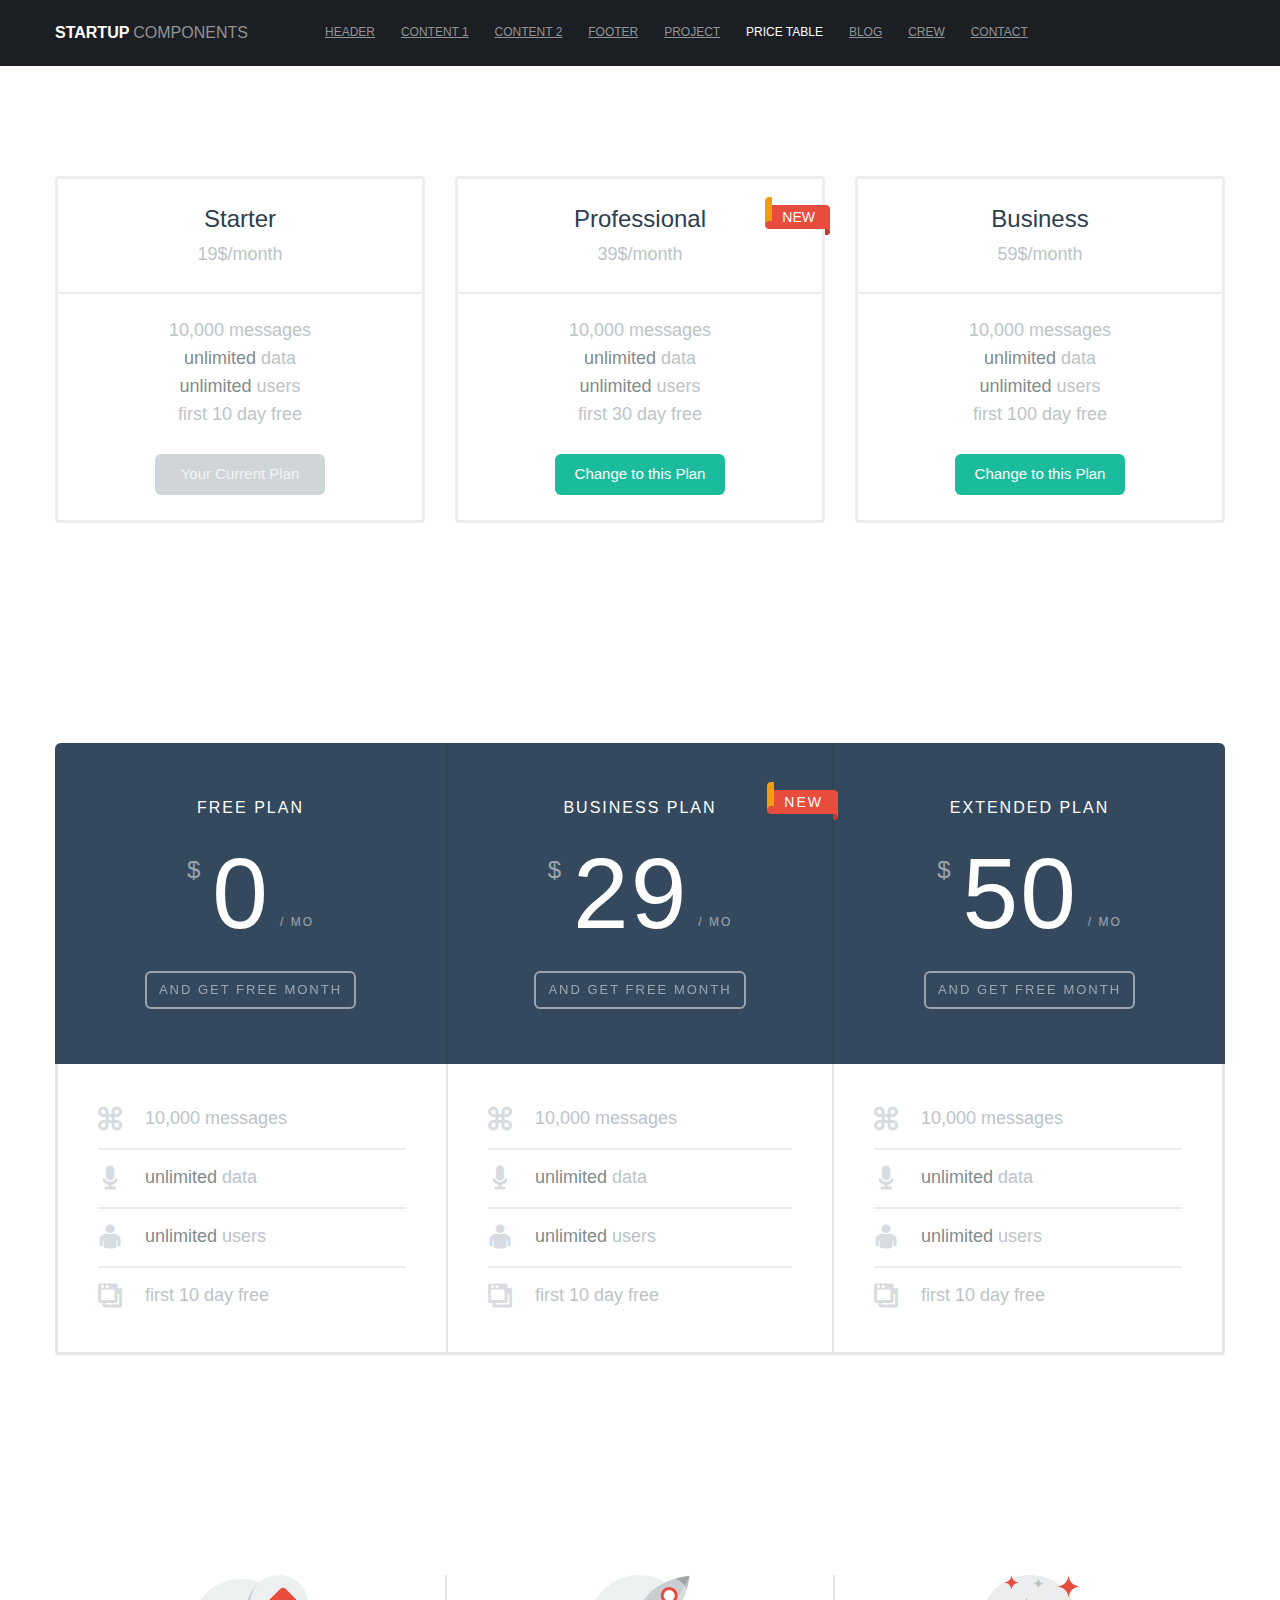
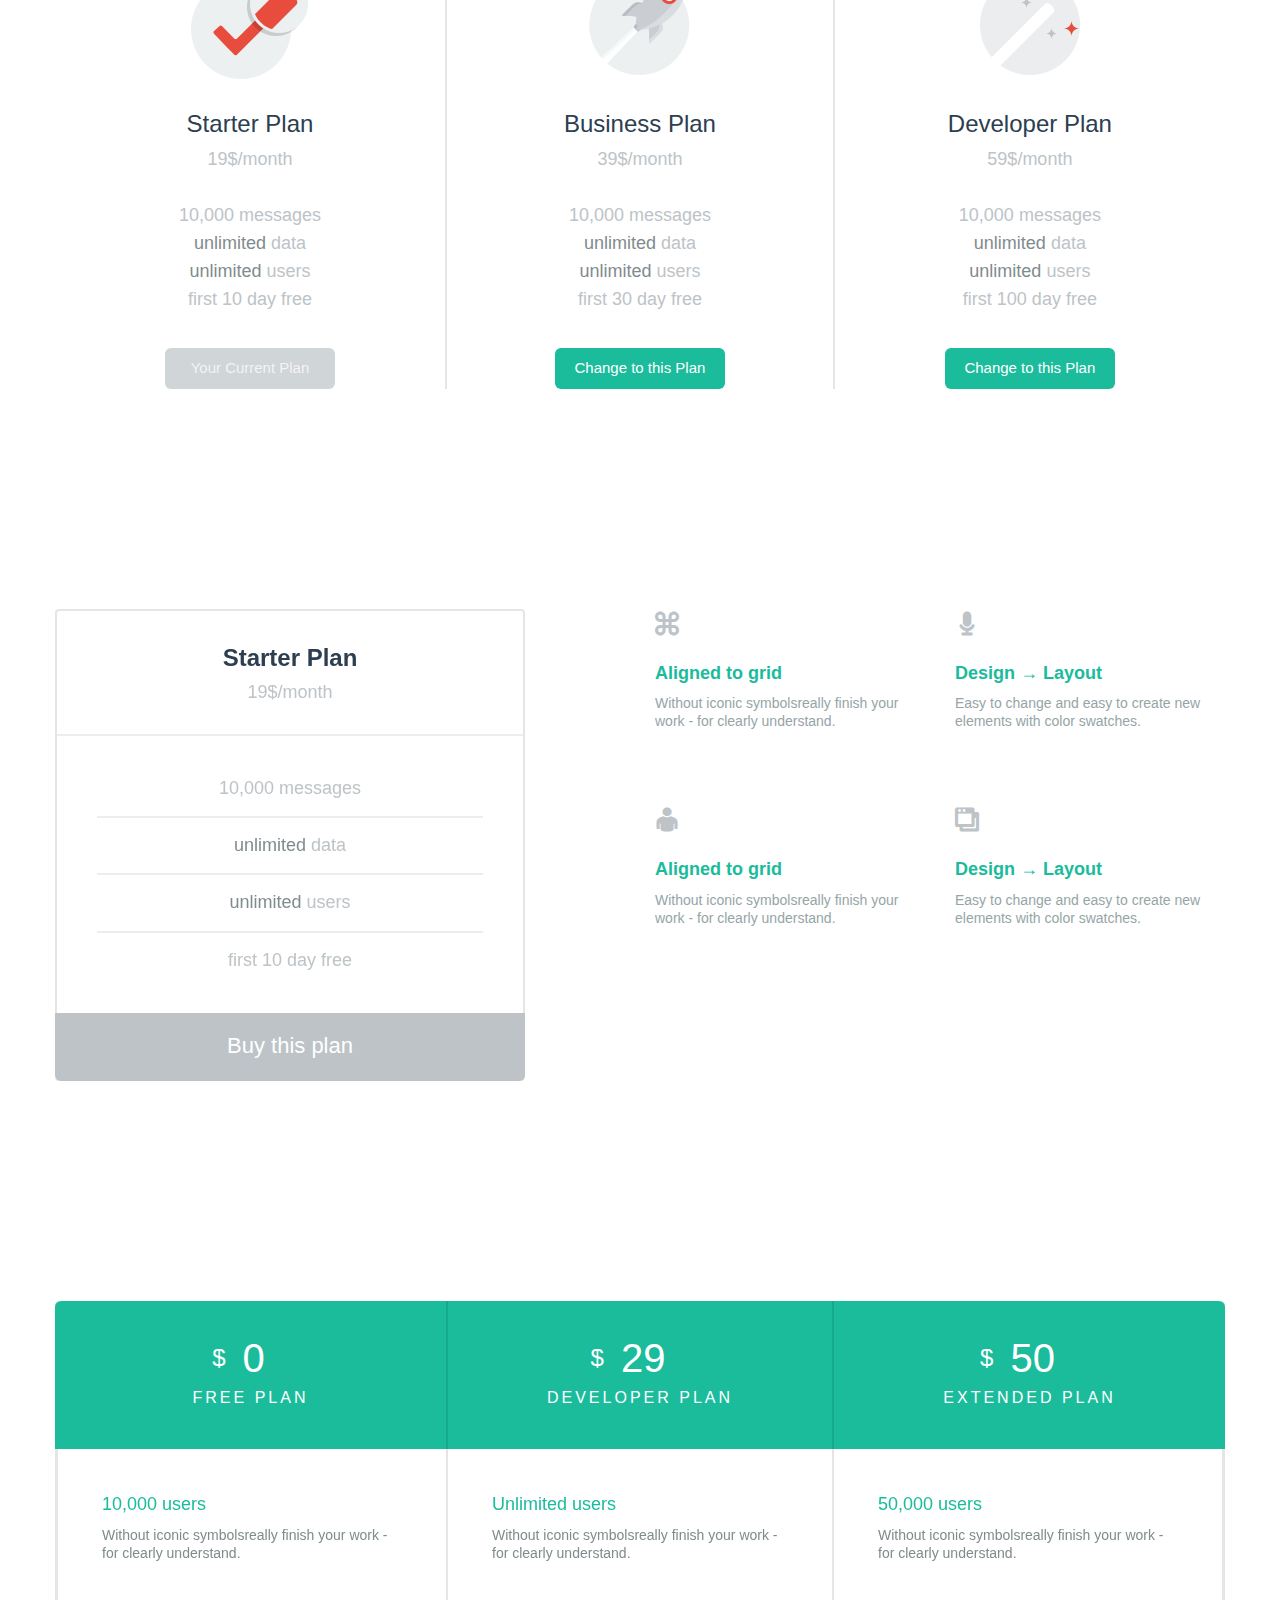
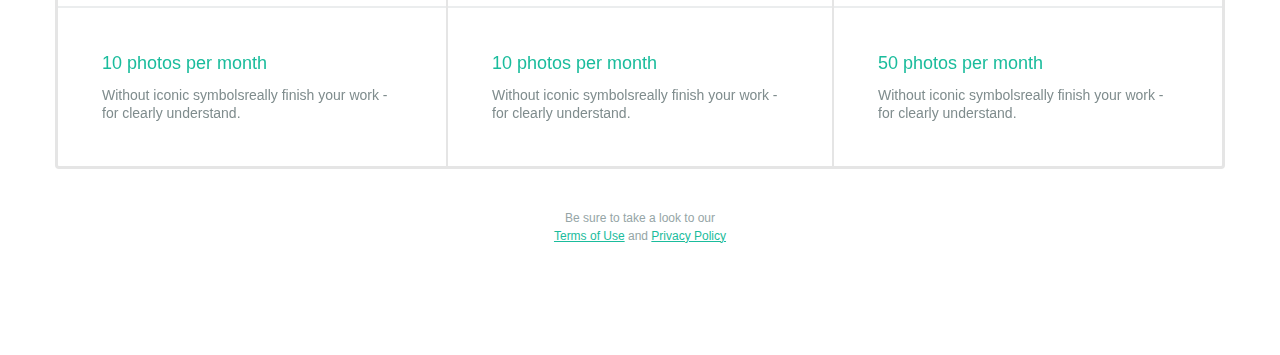
<file: ui-kit/ui-kit-price/index.html>
<!DOCTYPE html>
<html lang="en">
  <head>
    <meta charset="utf-8">
    <title>Price</title>
    <meta name="apple-mobile-web-app-capable" content="yes" />
    <meta name="viewport" content="width=device-width, initial-scale=1.0, maximum-scale=1.0, user-scalable=no" />
    <meta name="apple-mobile-web-app-status-bar-style" content="black" />
    <link rel="shortcut icon" href="../../flat-ui/images/favicon.ico">
    <link rel="stylesheet" href="../../flat-ui/bootstrap/css/bootstrap.css">
    <link rel="stylesheet" href="../../flat-ui/bootstrap/css/bootstrap-responsive.css">
    <link rel="stylesheet" href="../../flat-ui/css/flat-ui.css">
    <!-- Using only with Flat-UI (free)-->
    <link rel="stylesheet" href="../../common-files/css/icon-font.css">
    <!-- end -->
    <link rel="stylesheet" href="../ui-kit-price/css/ui-kit-styles.css">
  </head>
  <body>
    <nav class="dockbar navbar-fixed-top">
      <menu class="main-menu">
        <div class="container">
          <div class="row">
            <a href="index.html" class="man-brand span3">
              <span class="logotype">Startup</span>
              <span class="doc-title">components</span>
            </a>
            <button id="open-close-menu" class="menu-btn btn-inverse"><span class="fui-list"></span>
            </button>
            <dl class="span8">
              <dd><a href="../ui-kit-header/index.html">header</a>
              </dd>
              <dd><a href="../ui-kit-content/index.html">content 1</a>
              </dd>
              <dd><a href="../ui-kit-content/index2.html">content 2</a>
              </dd>
              <dd><a href="../ui-kit-footer/index.html">footer</a>
              </dd>
              <dd><a href="../ui-kit-projects/index.html">project</a>
              </dd>
              <dd><a class="active">price table</a>
              </dd>
              <dd><a href="../ui-kit-blog/index.html">blog</a>
              </dd>
              <dd><a href="../ui-kit-crew/index.html">crew</a>
              </dd>
              <dd><a href="../ui-kit-contacts/index.html">contact</a>
              </dd>
            </dl>
          </div>
        </div>
      </menu>
      <menu class="colapsed-menu">
        <dl>
          <dd><a href="../ui-kit-header/index.html">header</a>
          </dd>
          <dd><a href="../ui-kit-content/index.html">content 1</a>
          </dd>
          <dd><a href="../ui-kit-content/index2.html">content 2</a>
          </dd>
          <dd><a href="../ui-kit-footer/index.html">footer</a>
          </dd>
          <dd><a href="../ui-kit-projects/index.html">project</a>
          </dd>
          <dd><a class="active">price table</a>
          </dd>
          <dd><a href="../ui-kit-blog/index.html">blog</a>
          </dd>
          <dd><a href="../ui-kit-crew/index.html">crew</a>
          </dd>
          <dd><a href="../ui-kit-contacts/index.html">contact</a>
          </dd>
        </dl>
      </menu>
    </nav>
    <!-- price-1 -->
    <section class="price-1">
      <div class="container">
        <div class="row plans">
          <div class="span4 plan">
            <div class="title">Starter</div>
            <div class="price">19$/month</div>
            <div class="description">
              10,000 messages
              <br>
              <b>unlimited</b> data
              <br>
              <b>unlimited</b> users
              <br>first 10 day free
            </div>
            <a class="btn disabled" href="#">Your Current Plan</a>
          </div>
          <div class="span4 plan">
            <div class="title">Professional</div>
            <div class="price">39$/month</div>
            <div class="description">
              10,000 messages
              <br>
              <b>unlimited</b> data
              <br>
              <b>unlimited</b> users
              <br>first 30 day free
            </div>
            <a class="btn btn-primary" href="#">Change to this Plan</a>
            <div class="ribbon">NEW</div>
          </div>
          <div class="span4 plan">
            <div class="title">Business</div>
            <div class="price">59$/month</div>
            <div class="description">
              10,000 messages
              <br>
              <b>unlimited</b> data
              <br>
              <b>unlimited</b> users
              <br>first 100 day free
            </div>
            <a class="btn btn-primary" href="#">Change to this Plan</a>
          </div>
        </div>
      </div>
      <!--/.container-->
    </section>
    <!-- price-2 -->
    <section class="price-2">
      <div class="container">
        <div class="plans">
          <div class="plan">
            <div class="title">
              FREE PLAN
              <div class="price"><span class="currency">$</span>0<span class="period">/ MO</span>
              </div>
              <a class="btn btn-clear btn-small" href="#">AND GET FREE MONTH</a>
            </div>
            <div class="description">
              <div class="description-box">
                <span class="fui-cmd"></span> 10,000 messages
              </div>
              <div class="description-box">
                <span class="fui-mic"></span>  <b>unlimited</b> data
              </div>
              <div class="description-box">
                <span class="fui-user"></span>  <b>unlimited</b> users
              </div>
              <div class="description-box">
                <span class="fui-windows"></span> first 10 day free
              </div>
            </div>
          </div>
          <div class="plan plan-2">
            <div class="title">
              BUSINESS PLAN
              <div class="price"><span class="currency">$</span>29<span class="period">/ MO</span>
              </div>
              <a class="btn btn-clear btn-small" href="#">AND GET FREE MONTH</a>
              <div class="ribbon">NEW</div>
            </div>
            <div class="description">
              <div class="description-box">
                <span class="fui-cmd"></span> 10,000 messages
              </div>
              <div class="description-box">
                <span class="fui-mic"></span>  <b>unlimited</b> data
              </div>
              <div class="description-box">
                <span class="fui-user"></span>  <b>unlimited</b> users
              </div>
              <div class="description-box">
                <span class="fui-windows"></span> first 10 day free
              </div>
            </div>
          </div>
          <div class="plan">
            <div class="title">
              EXTENDED PLAN
              <div class="price"><span class="currency">$</span>50<span class="period">/ MO</span>
              </div>
              <a class="btn btn-clear btn-small" href="#">AND GET FREE MONTH</a>
            </div>
            <div class="description">
              <div class="description-box">
                <span class="fui-cmd"></span> 10,000 messages
              </div>
              <div class="description-box">
                <span class="fui-mic"></span>  <b>unlimited</b> data
              </div>
              <div class="description-box">
                <span class="fui-user"></span>  <b>unlimited</b> users
              </div>
              <div class="description-box">
                <span class="fui-windows"></span> first 10 day free
              </div>
            </div>
          </div>
        </div>
      </div>
      <!--/.container-->
    </section>
    <!-- price-3 -->
    <section class="price-3">
      <div class="container">
        <div class="plans">
          <div class="plan">
            <div class="title">
              <div class="img">
                <img src="../../common-files/icons/retina-ready-s@2x.png" width="117" height="104" alt="">
              </div>
              Starter Plan
            </div>
            <div class="price">19$/month</div>
            <div class="description">
              10,000 messages
              <br>
              <b>unlimited</b> data
              <br>
              <b>unlimited</b> users
              <br>first 10 day free
            </div>
            <a class="btn disabled" href="#">Your Current Plan</a>
          </div>
          <div class="plan plan-2">
            <div class="title">
              <div class="img">
                <img src="../../common-files/icons/rocket@2x.png" width="101" height="101" alt="">
              </div>
              Business Plan
            </div>
            <div class="price">39$/month</div>
            <div class="description">
              10,000 messages
              <br>
              <b>unlimited</b> data
              <br>
              <b>unlimited</b> users
              <br>first 30 day free
            </div>
            <a class="btn btn-primary" href="#">Change to this Plan</a>
          </div>
          <div class="plan">
            <div class="title">
              <div class="img">
                <img src="../../common-files/icons/magic-wand@2x.png" width="100" height="100" alt="">
              </div>
              Developer Plan
            </div>
            <div class="price">59$/month</div>
            <div class="description">
              10,000 messages
              <br>
              <b>unlimited</b> data
              <br>
              <b>unlimited</b> users
              <br>first 100 day free
            </div>
            <a class="btn btn-primary" href="#">Change to this Plan</a>
          </div>
        </div>
      </div>
      <!--/.container-->
    </section>
    <!-- price-4 -->
    <section class="price-4">
      <div class="container">
        <div class="row">
          <div class="span5 plan">
            <div class="title">Starter Plan</div>
            <div class="price">19$/month</div>
            <div class="description">
              <div class="description-box">
                10,000 messages
              </div>
              <div class="description-box">
                <b>unlimited</b> data
              </div>
              <div class="description-box">
                <b>unlimited</b> users
              </div>
              <div class="description-box">
                first 10 day free
              </div>
            </div>
            <a class="btn btn-huge" href="#">Buy this plan</a>
          </div>
          <div class="span6 offset1 description-detail">
            <div class="row">
              <div class="span3">
                <span class="fui-cmd"></span>
                <h6>Aligned to grid</h6>
Without iconic symbolsreally finish your work - for clearly understand.
              </div>
              <div class="span3">
                <span class="fui-mic"></span>
                <h6>Design → Layout</h6>
Easy to change and easy to create new elements with color swatches.
              </div>
            </div>
            <div class="row">
              <div class="span3">
                <span class="fui-user"></span>
                <h6>Aligned to grid</h6>
Without iconic symbolsreally finish your work - for clearly understand.
              </div>
              <div class="span3">
                <span class="fui-windows"></span>
                <h6>Design → Layout</h6>
Easy to change and easy to create new elements with color swatches.
              </div>
            </div>
          </div>
        </div>
      </div>
      <!--/.container-->
    </section>
    <!-- price-5 -->
    <section class="price-5">
      <div class="container">
        <div class="plans">
          <div class="plan">
            <div class="title">
              <div class="price">
                <small>$</small>
0
              </div>
              FREE PLAN
            </div>
            <div>
              <div class="description">
                <div class="description-box">
                  <big>10,000 users</big>
Without iconic symbolsreally finish your work - for clearly understand.
                </div>
                <div class="description-box">
                  <big>10 photos per month</big>
Without iconic symbolsreally finish your work - for clearly understand.
                </div>
              </div>
              <div class="description-more">
                <span class="fui-cmd"></span>
                <big>10,000 users</big>
                <p class="info">Without iconic symbolsreally finish your work - for clearly understand.</p>
                <a class="btn btn-primary" href="#">Change to this Plan</a>
              </div>
            </div>
          </div>
          <div class="plan plan-2">
            <div class="title">
              <div class="price">
                <small>$</small>
29
              </div>
              DEVELOPER PLAN
            </div>
            <div>
              <div class="description">
                <div class="description-box">
                  <big>Unlimited users</big>
Without iconic symbolsreally finish your work - for clearly understand.
                </div>
                <div class="description-box">
                  <big>10 photos per month</big>
Without iconic symbolsreally finish your work - for clearly understand.
                </div>
              </div>
              <div class="description-more">
                <span class="fui-cmd"></span>
                <big>Unlimited users</big>
                <p class="info">Without iconic symbolsreally finish your work - for clearly understand.</p>
                <a class="btn btn-primary" href="#">Change to this Plan</a>
              </div>
            </div>
          </div>
          <div class="plan">
            <div class="title">
              <div class="price">
                <small>$</small>
50
              </div>
              EXTENDED PLAN
            </div>
            <div>
              <div class="description">
                <div class="description-box">
                  <big>50,000 users</big>
Without iconic symbolsreally finish your work - for clearly understand.
                </div>
                <div class="description-box">
                  <big>50 photos per month</big>
Without iconic symbolsreally finish your work - for clearly understand.
                </div>
              </div>
              <div class="description-more">
                <span class="fui-cmd"></span>
                <big>50,000 users</big>
                <p class="info">Without iconic symbolsreally finish your work - for clearly understand.</p>
                <a class="btn btn-primary" href="#">Change to this Plan</a>
              </div>
            </div>
          </div>
        </div>
        <div class="terms">Be sure to take a look to our
          <br><a href="#">Terms of Use</a> and <a href="#">Privacy
            Policy</a>
        </div>
      </div>
      <!--/.container-->
    </section>
    <!-- Placed at the end of the document so the pages load faster -->
    <script src="../../common-files/js/jquery-1.10.2.min.js"></script>
    <script src="../../flat-ui/js/bootstrap.min.js"></script>
    <script src="../../common-files/js/startup-kit.js"></script>
  </body>
</html>
</file>
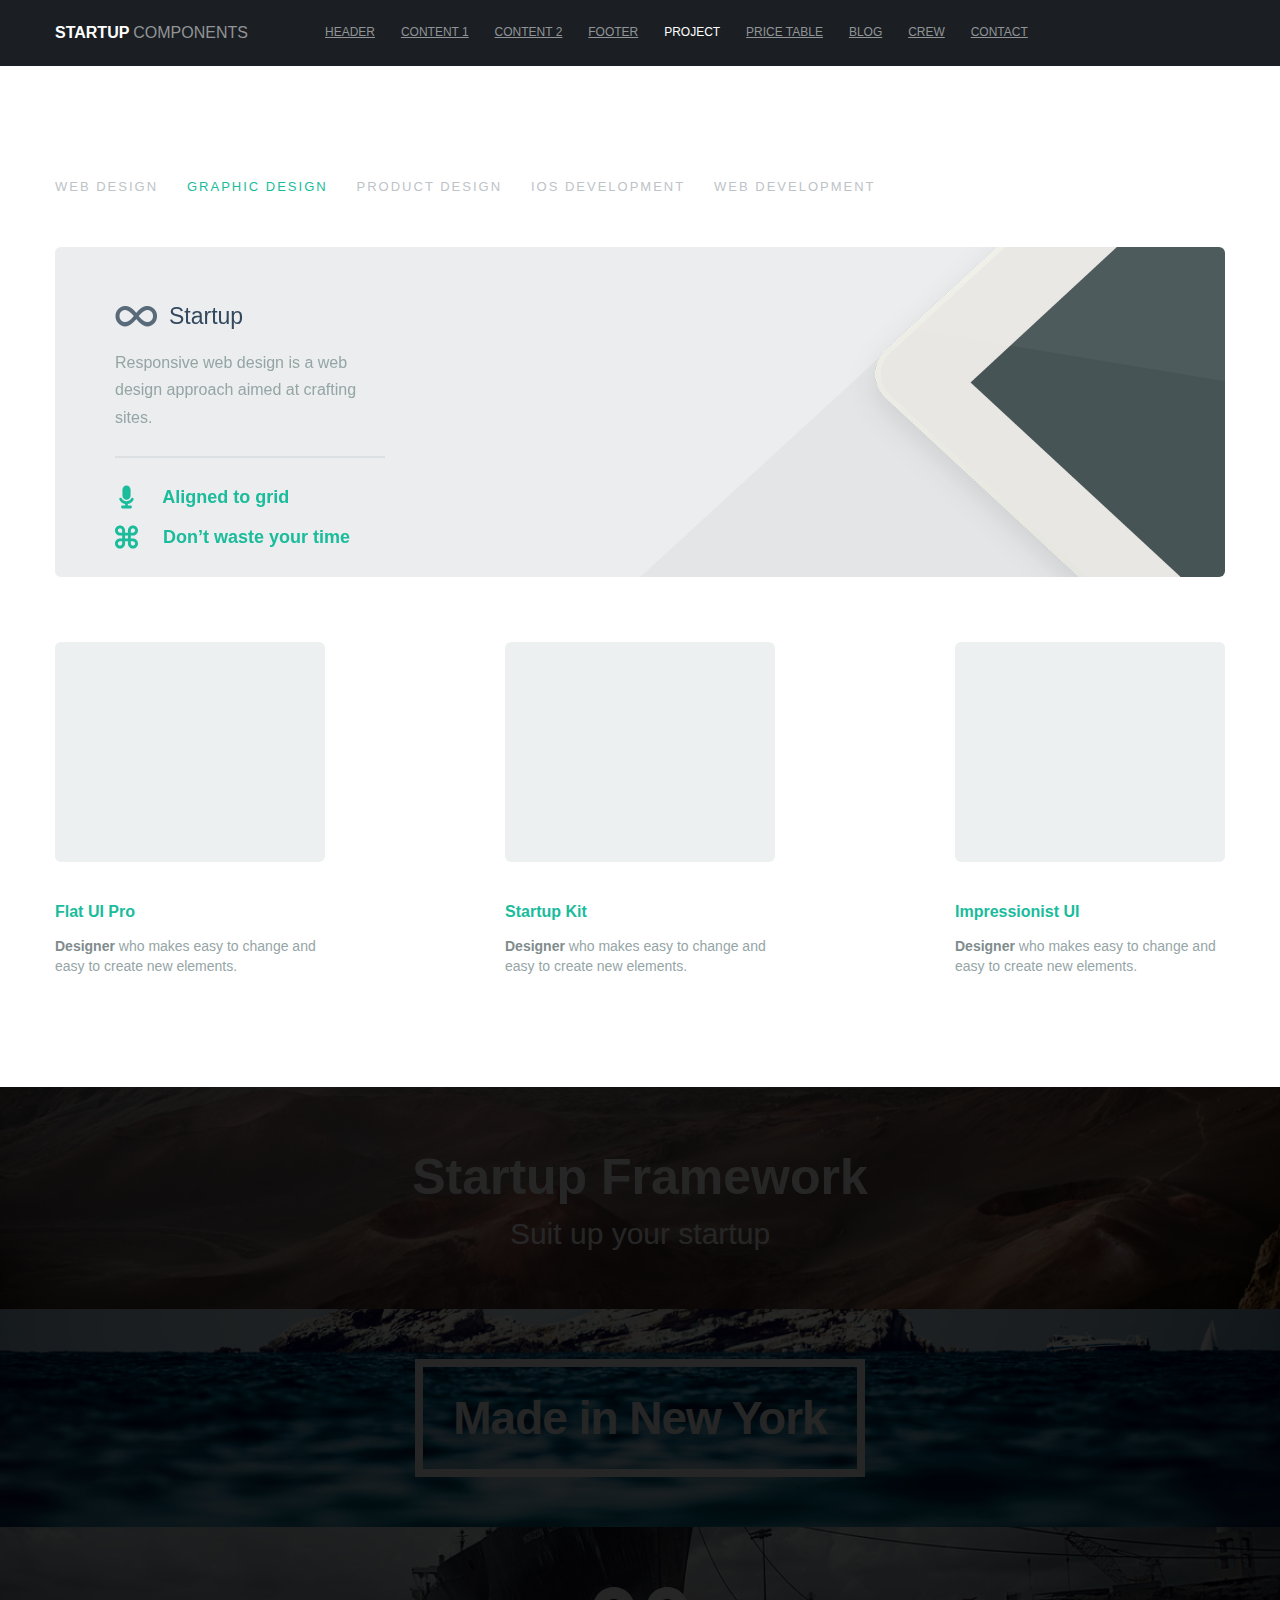
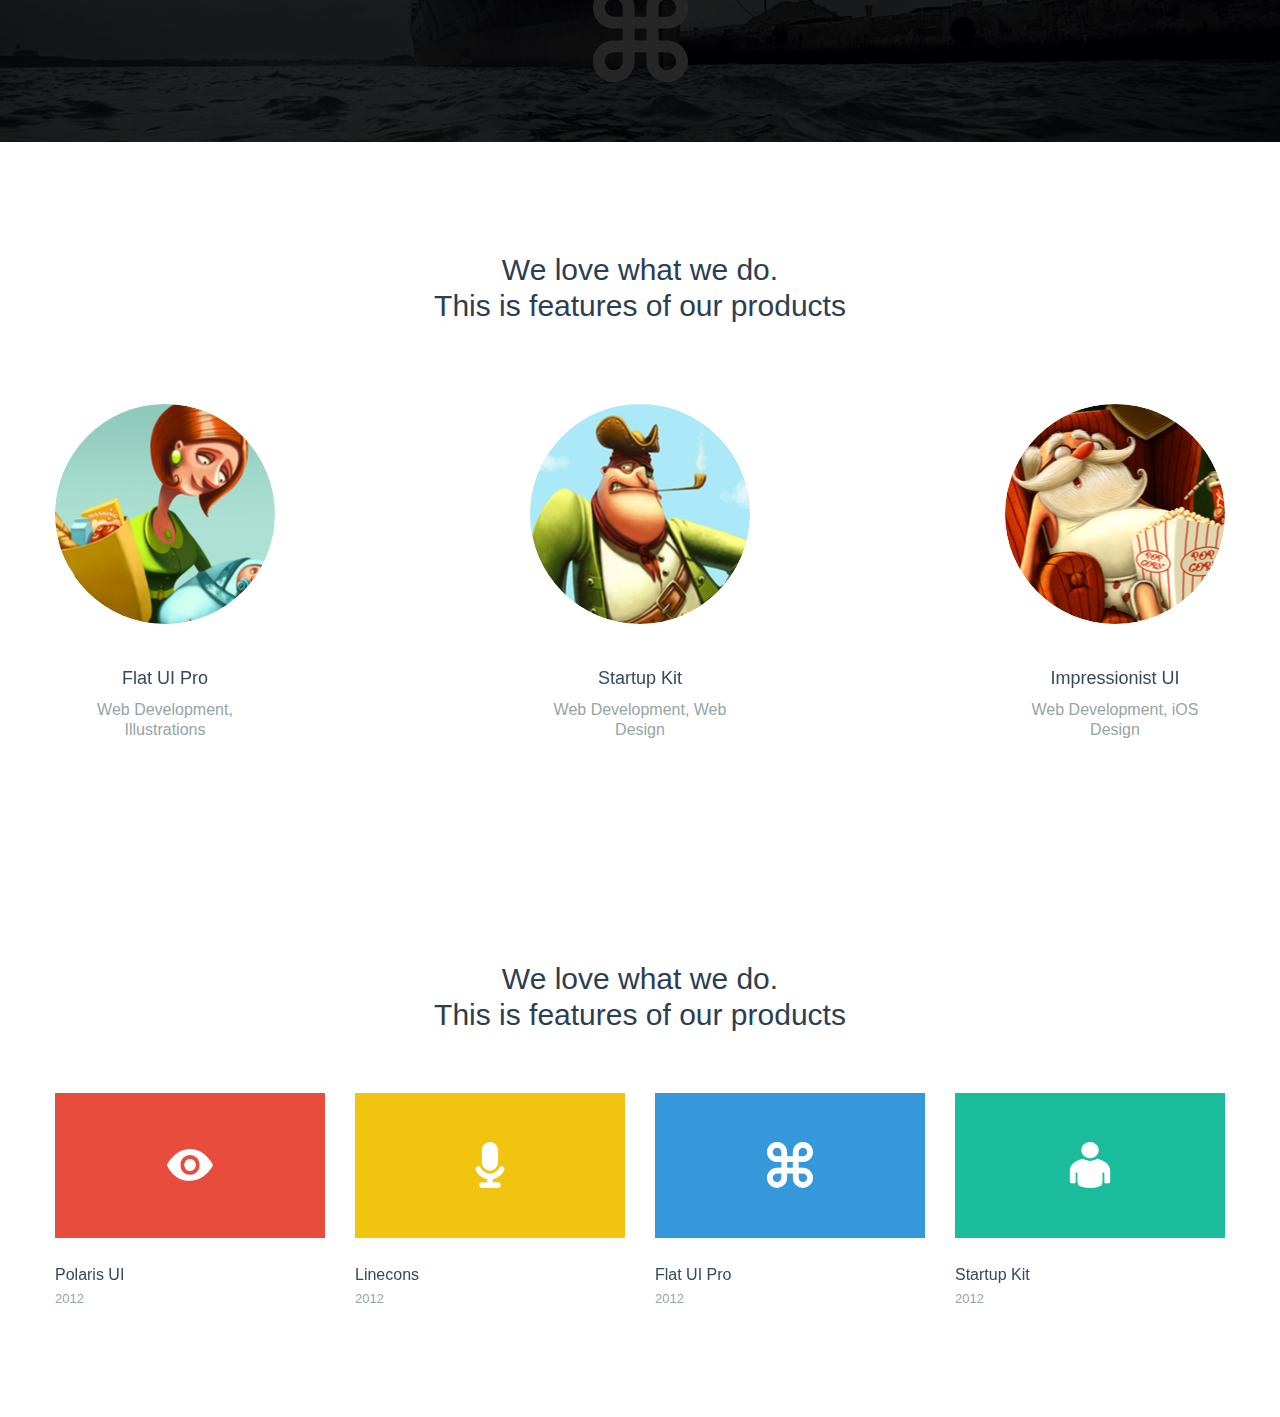
<file: ui-kit/ui-kit-projects/index.html>
<!DOCTYPE html>
<html lang="en">
  <head>
    <meta charset="utf-8">
    <title>Projects</title>
    <meta name="apple-mobile-web-app-capable" content="yes" />
    <meta name="viewport" content="width=device-width, initial-scale=1.0, maximum-scale=1.0, user-scalable=no" />
    <meta name="apple-mobile-web-app-status-bar-style" content="black" />
    <link rel="shortcut icon" href="../../flat-ui/images/favicon.ico">
    <link rel="stylesheet" href="../../flat-ui/bootstrap/css/bootstrap.css">
    <link rel="stylesheet" href="../../flat-ui/bootstrap/css/bootstrap-responsive.css">
    <link rel="stylesheet" href="../../flat-ui/css/flat-ui.css">
    <!-- Using only with Flat-UI (free)-->
    <link rel="stylesheet" href="../../common-files/css/icon-font.css">
    <!-- end -->
    <link rel="stylesheet" href="../../common-files/css/animations.css">
    <link rel="stylesheet" href="../ui-kit-projects/css/ui-kit-styles.css">
  </head>
  <body>
    <nav class="dockbar navbar-fixed-top">
      <menu class="main-menu">
        <div class="container">
          <div class="row">
            <a href="index.html" class="man-brand span3">
              <span class="logotype">Startup</span>
              <span class="doc-title">components</span>
            </a>
            <button id="open-close-menu" class="menu-btn btn-inverse"><span class="fui-list"></span>
            </button>
            <dl class="span8">
              <dd><a href="../ui-kit-header/index.html">header</a>
              </dd>
              <dd><a href="../ui-kit-content/index.html">content 1</a>
              </dd>
              <dd><a href="../ui-kit-content/index2.html">content 2</a>
              </dd>
              <dd><a href="../ui-kit-footer/index.html">footer</a>
              </dd>
              <dd><a class="active">project</a>
              </dd>
              <dd><a href="../ui-kit-price/index.html">price table</a>
              </dd>
              <dd><a href="../ui-kit-blog/index.html">blog</a>
              </dd>
              <dd><a href="../ui-kit-crew/index.html">crew</a>
              </dd>
              <dd><a href="../ui-kit-contacts/index.html">contact</a>
              </dd>
            </dl>
          </div>
        </div>
      </menu>
      <menu class="colapsed-menu">
        <dl>
          <dd><a href="../ui-kit-header/index.html">header</a>
          </dd>
          <dd><a href="../ui-kit-content/index.html">content 1</a>
          </dd>
          <dd><a href="../ui-kit-content/index2.html">content 2</a>
          </dd>
          <dd><a href="../ui-kit-footer/index.html">footer</a>
          </dd>
          <dd><a class="active">project</a>
          </dd>
          <dd><a href="../ui-kit-price/index.html">price table</a>
          </dd>
          <dd><a href="../ui-kit-blog/index.html">blog</a>
          </dd>
          <dd><a href="../ui-kit-crew/index.html">crew</a>
          </dd>
          <dd><a href="../ui-kit-contacts/index.html">contact</a>
          </dd>
        </dl>
      </menu>
    </nav>
    <!-- projects-1 -->
    <section class="projects-1">
      <div class="container">
        <div class="title">
          <a href="#">web design</a>
          <a href="#" class="active">graphic design</a>
          <a href="#">product design</a>
          <a href="#">ios development</a>
          <a href="#">web development</a>
        </div>
        <div class="head-box">
          <div class="brand">
            <img src="../../common-files/icons/logo-2@2x.png" width="42" height="21" alt="">Startup</div>
          <p>Responsive web design is a web design approach aimed at crafting sites.</p>
          <div class="features">
            <div>
              <span class="fui-mic"></span> Aligned to grid
            </div>
            <div>
              <span class="fui-cmd"></span> Don’t waste your time
            </div>
          </div>
        </div>
        <div class="projects">
          <div class="project-wrapper">
            <div class="project">
              <div class="photo-wrapper">
                <div class="photo">
                  <!--<img src="" alt="">-->
                </div>
                <div class="overlay"><span class="fui-eye"></span>
                </div>
              </div>
              <div class="info">
                <div class="name">Flat UI Pro</div>
                <b>Designer</b> who makes easy to change and easy to create new elements.
              </div>
            </div>
          </div>
          <div class="project-wrapper">
            <div class="project">
              <div class="photo-wrapper">
                <div class="photo">
                  <!--<img src="" alt="">-->
                </div>
                <div class="overlay"><span class="fui-eye"></span>
                </div>
              </div>
              <div class="info">
                <div class="name">Startup Kit</div>
                <b>Designer</b> who makes easy to change and easy to create new elements.
              </div>
            </div>
          </div>
          <div class="project-wrapper">
            <div class="project">
              <div class="photo-wrapper">
                <div class="photo">
                  <!--<img src="" alt="">-->
                </div>
                <div class="overlay"><span class="fui-eye"></span>
                </div>
              </div>
              <div class="info">
                <div class="name">Impressionist UI</div>
                <b>Designer</b> who makes easy to change and easy to create new elements.
              </div>
            </div>
          </div>
        </div>
      </div>
      <!--/.container-->
    </section>
    <!-- projects-2 -->
    <section class="projects-2">
      <div class="project-1 v-center">
        <div>
          <!--v-center-->
          <div class="container">
            <h1>Startup Framework</h1>
            <p>Suit up your startup</p>
          </div>
          <!--/.container-->
        </div>
        <!--/v-center-->
      </div>
      <div class="project-2 v-center">
        <div>
          <!--v-center-->
          <div class="container">
            <div class="hero-unit">
              <h1>Made in New York</h1>
            </div>
          </div>
          <!--/.container-->
        </div>
        <!--/v-center-->
      </div>
      <div class="project-3 v-center">
        <div>
          <!--v-center-->
          <div class="container">
            <span class="fui-cmd"></span>
          </div>
          <!--/.container-->
        </div>
        <!--/v-center-->
      </div>
    </section>
    <!-- projects-3 -->
    <section class="projects-3">
      <div class="container">
        <h3>We love what we do. <br> This is features of our products</h3>
        <div class="projects">
          <div class="project-wrapper">
            <div class="project">
              <div class="photo-wrapper">
                <div class="photo">
                  <img src="../../common-files/img/projects/img-2.png" alt="">
                </div>
                <div class="overlay"><span class="fui-eye"></span>
                </div>
              </div>
              <div class="info">
                <div class="name">Flat UI Pro</div>
                Web Development, Illustrations
              </div>
            </div>
          </div>
          <div class="project-wrapper">
            <div class="project">
              <div class="photo-wrapper">
                <div class="photo">
                  <img src="../../common-files/img/projects/img-3.png" alt="">
                </div>
                <div class="overlay"><span class="fui-eye"></span>
                </div>
              </div>
              <div class="info">
                <div class="name">Startup Kit</div>
                Web Development, Web Design
              </div>
            </div>
          </div>
          <div class="project-wrapper">
            <div class="project">
              <div class="photo-wrapper">
                <div class="photo">
                  <img src="../../common-files/img/projects/img-4.png" alt="">
                </div>
                <div class="overlay"><span class="fui-eye"></span>
                </div>
              </div>
              <div class="info">
                <div class="name">Impressionist UI</div>
                Web Development, iOS Design
              </div>
            </div>
          </div>
        </div>
      </div>
      <!--/.container-->
    </section>
    <!-- projects-4 -->
    <section class="projects-4">
      <div class="container">
        <h3>We love what we do. <br> This is features of our products</h3>
        <div class="projects row">
          <div class="project-wrapper span3">
            <div class="project">
              <div class="photo-wrapper bg-alizarin">
                <div class="photo"></div>
                <a href="#" class="overlay"><span class="fui-eye"></span></a>
              </div>
              <div class="info">
                <a href="#" class="name color-pomegranate">Polaris UI</a>
2012
              </div>
            </div>
          </div>
          <div class="project-wrapper span3">
            <div class="project">
              <div class="photo-wrapper bg-sun-flower">
                <div class="photo"></div>
                <a href="#" class="overlay"><span class="fui-mic"></span></a>
              </div>
              <div class="info">
                <a href="#" class="name color-orange">Linecons</a>
2012
              </div>
            </div>
          </div>
          <div class="project-wrapper span3">
            <div class="project">
              <div class="photo-wrapper bg-peter-river">
                <div class="photo"></div>
                <a href="#" class="overlay"><span class="fui-cmd"></span></a>
              </div>
              <div class="info">
                <a href="#" class="name color-belize-hole">Flat UI Pro</a>
2012
              </div>
            </div>
          </div>
          <div class="project-wrapper span3">
            <div class="project">
              <div class="photo-wrapper bg-turquoise">
                <div class="photo"></div>
                <a href="#" class="overlay"><span class="fui-user"></span></a>
              </div>
              <div class="info">
                <a href="#" class="name color-green-sea">Startup Kit</a href="#">
                        2012
                    </div>
                </div>
            </div>
        </div>
    </div>
    <!--/.container-->
</section>
        <!-- Placed at the end of the document so the pages load faster -->
        <script src="../../common-files/js/jquery-1.10.2.min.js"></script>
        <script src="../../flat-ui/js/bootstrap.min.js"></script>
        <script src="../../common-files/js/modernizr.custom.js"></script>
        <script src="../../common-files/js/page-transitions.js"></script>
        <script src="../../common-files/js/startup-kit.js"></script>
    </body>
</html>
</file>
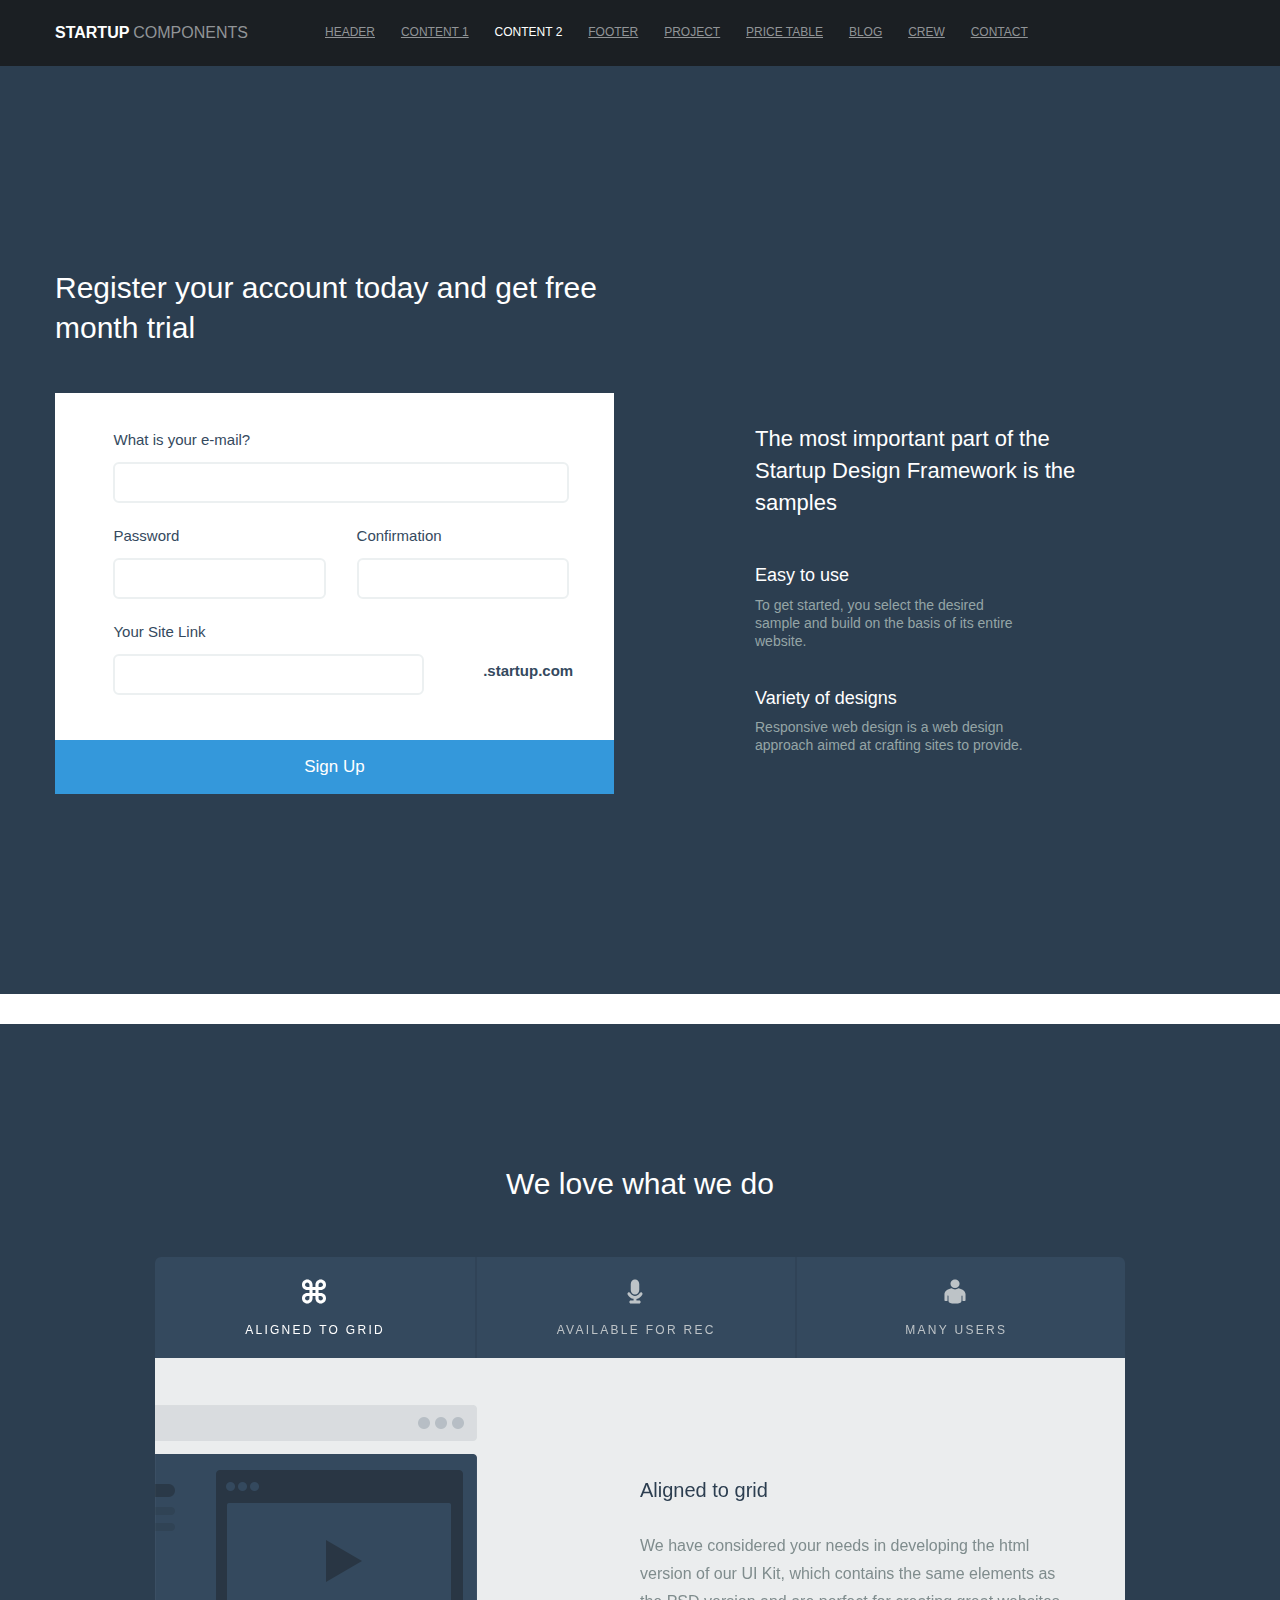
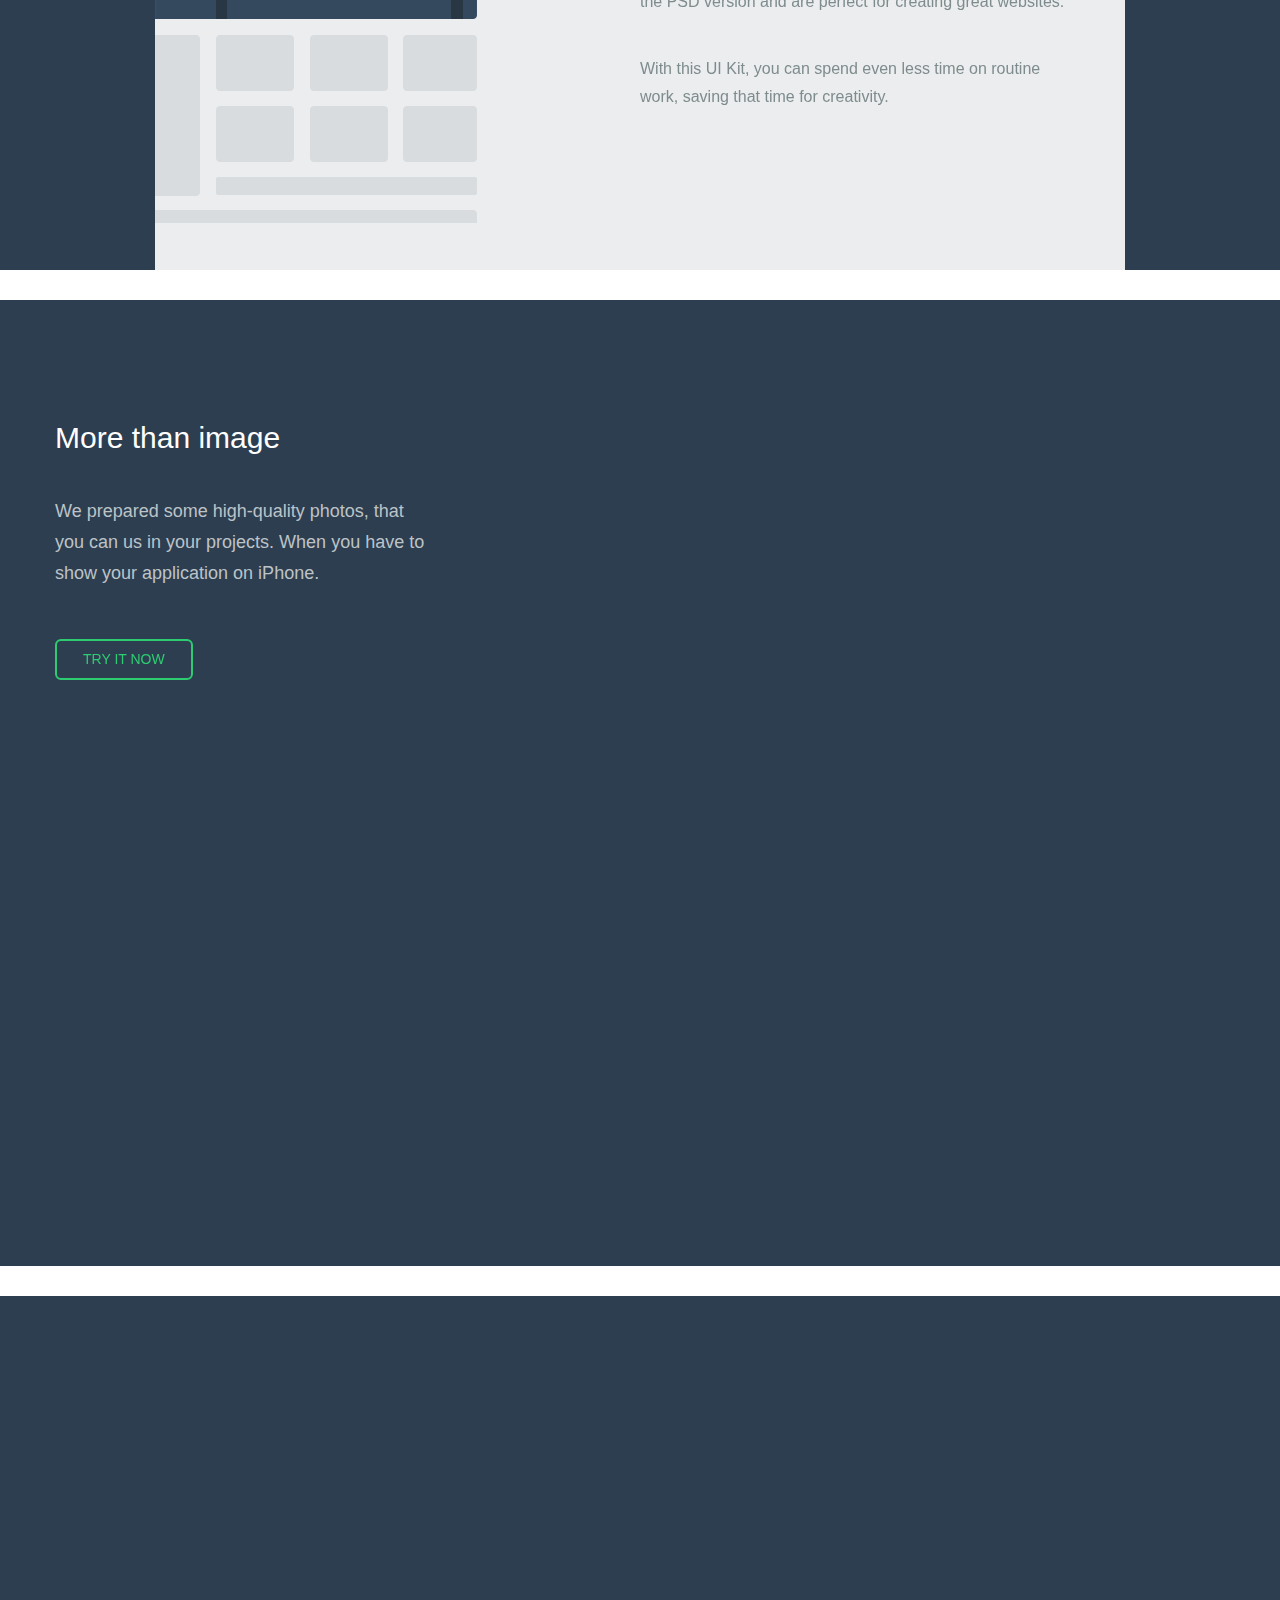
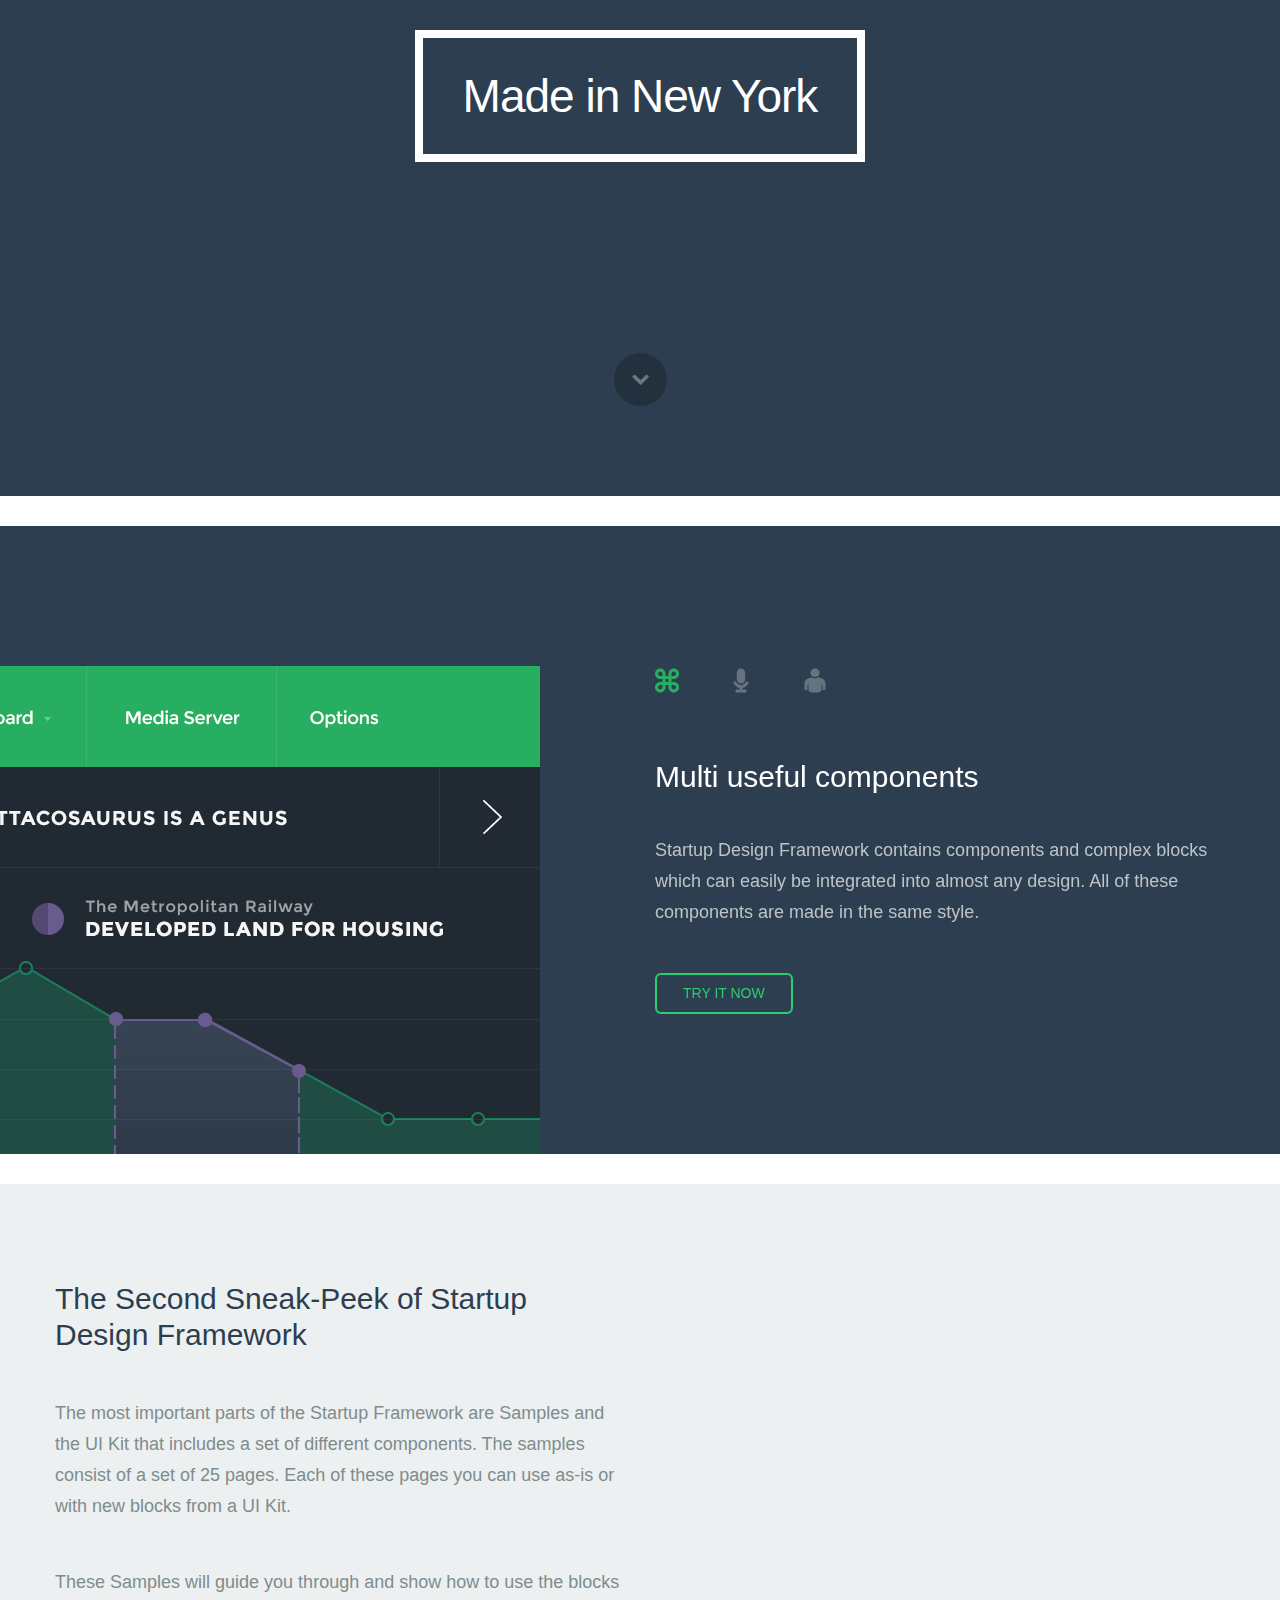
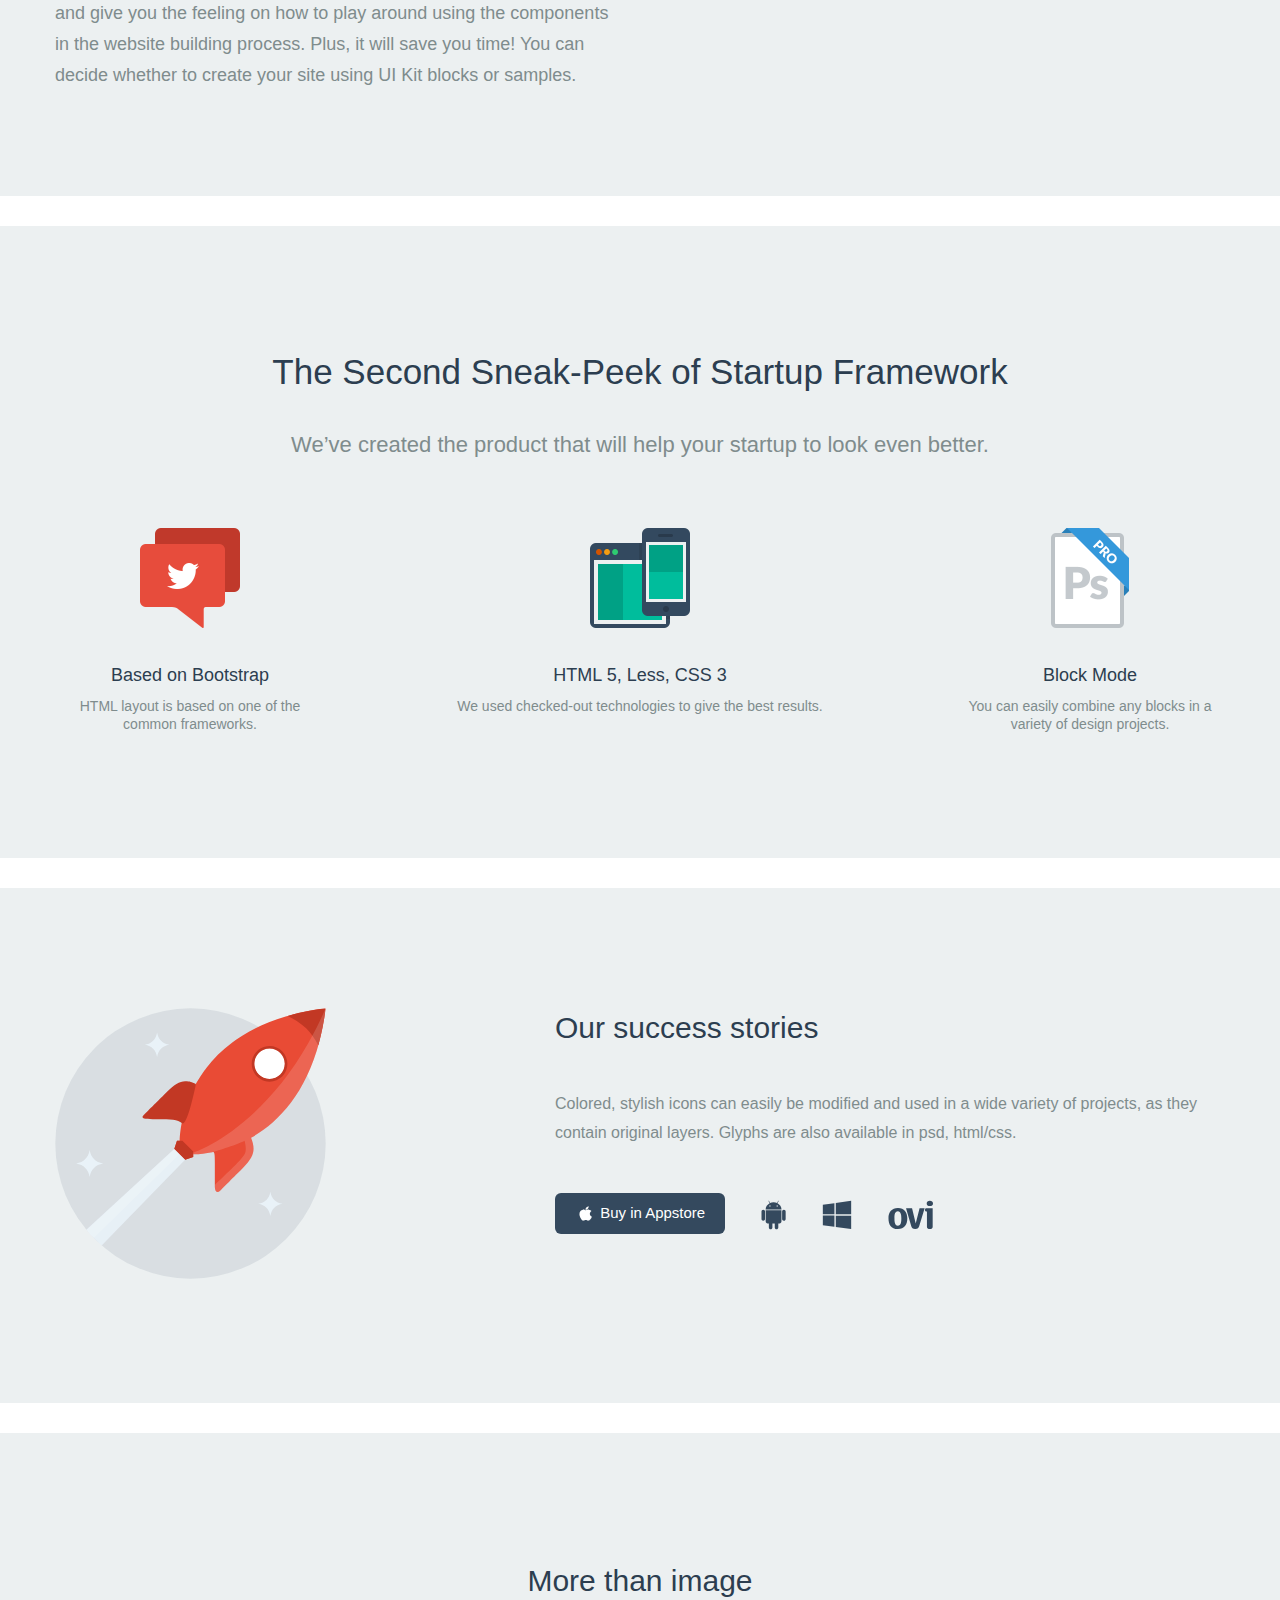
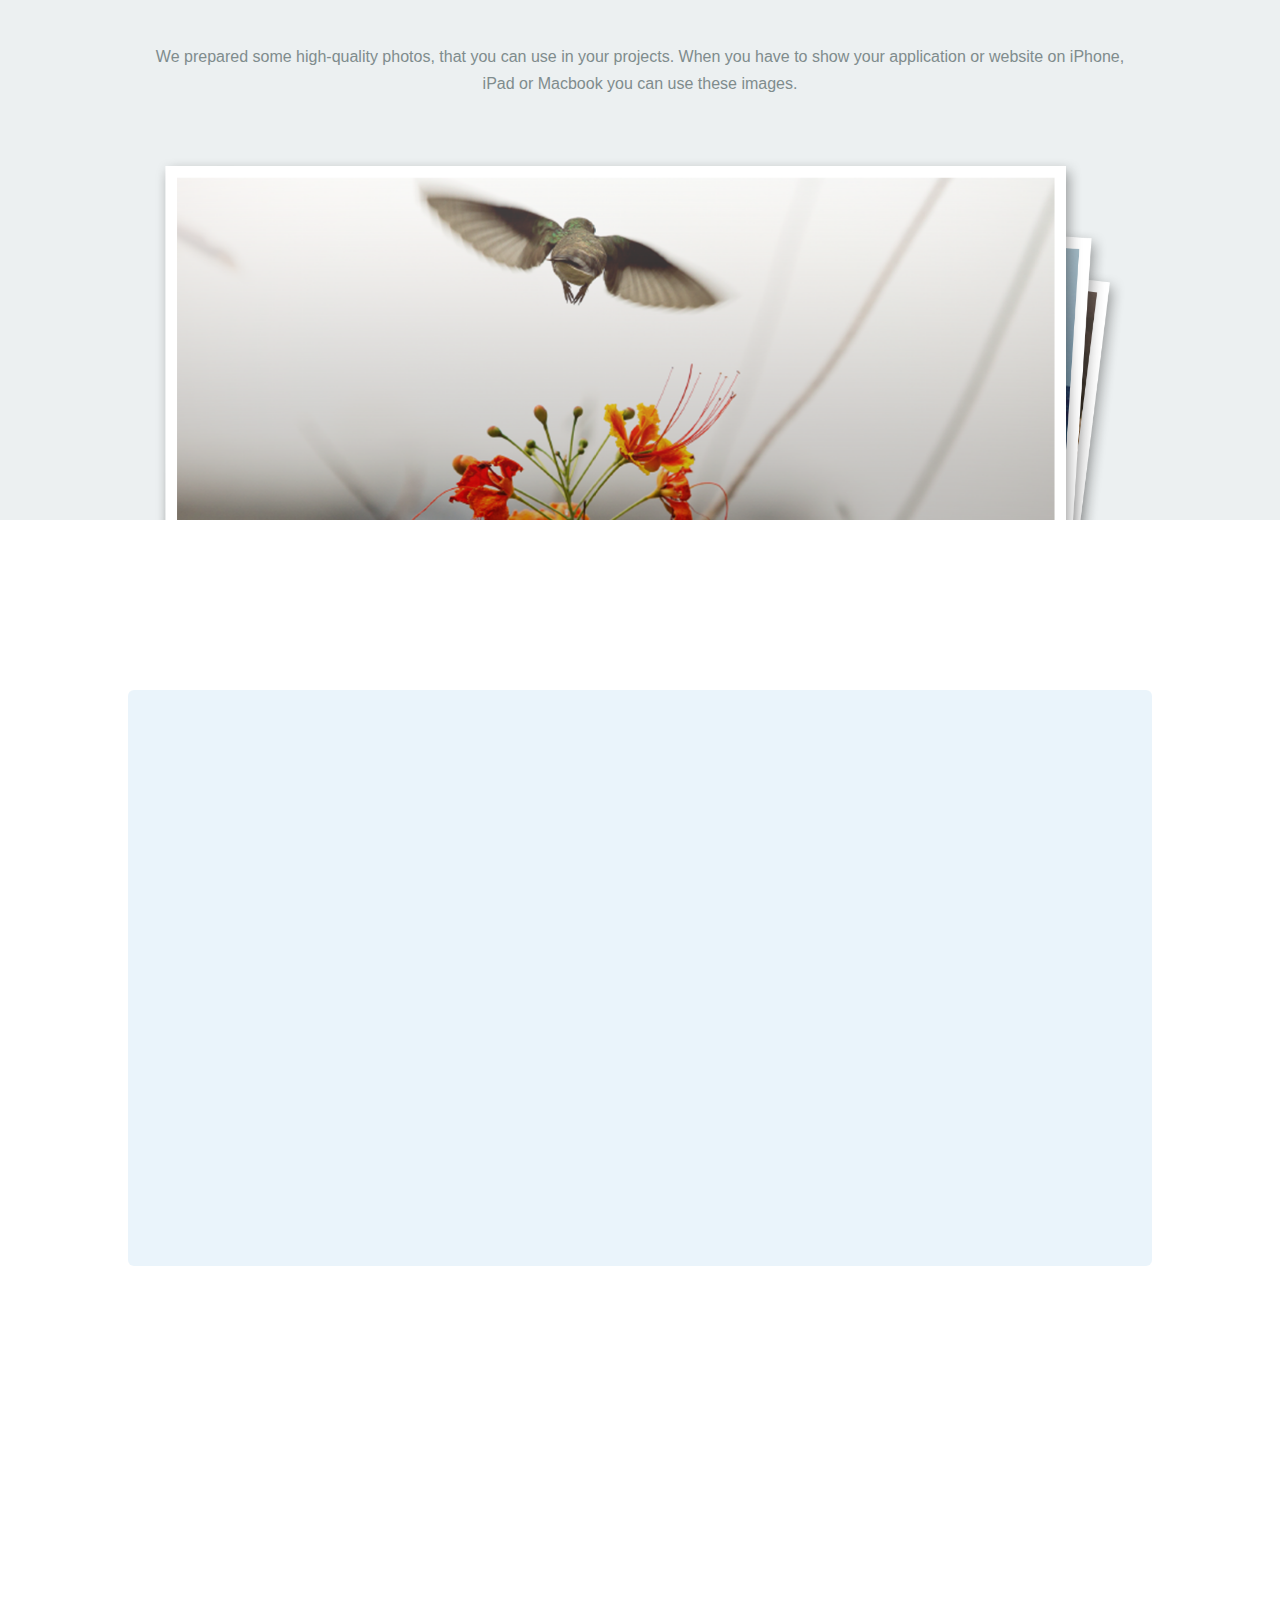
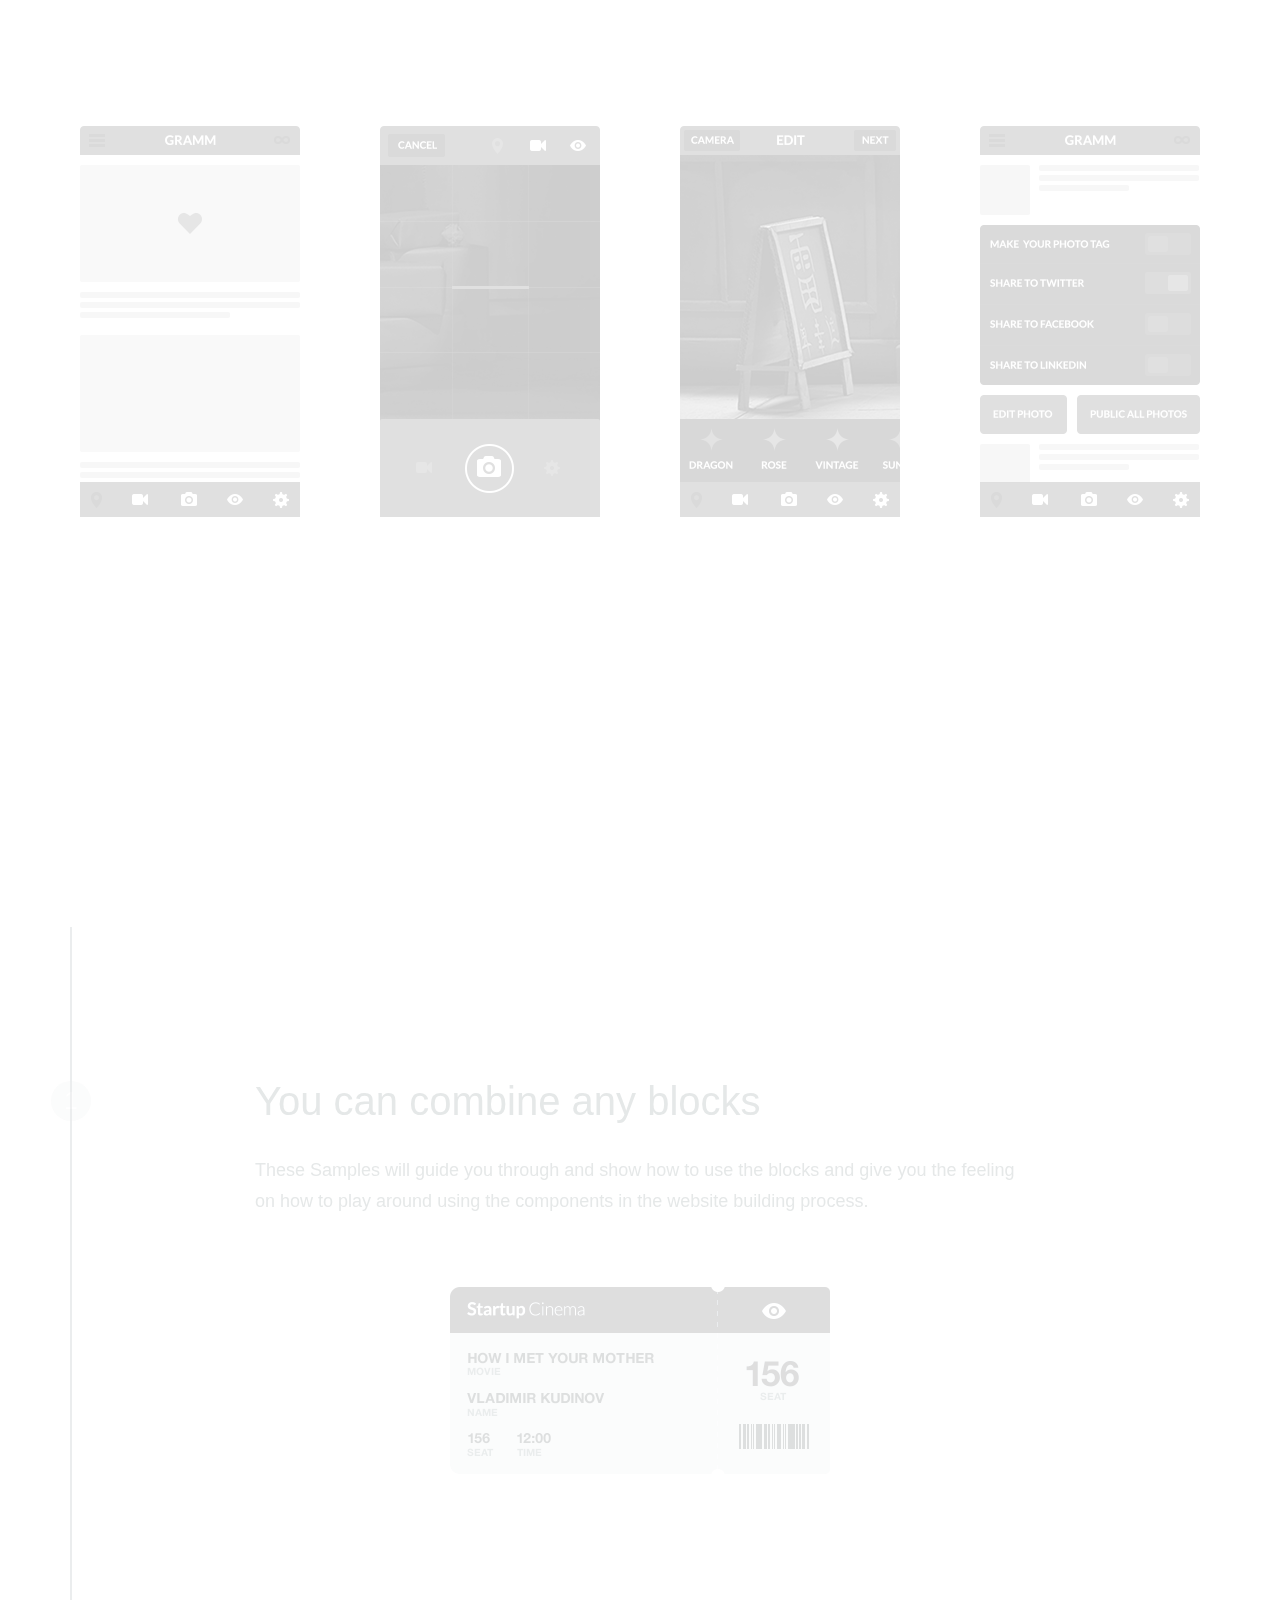
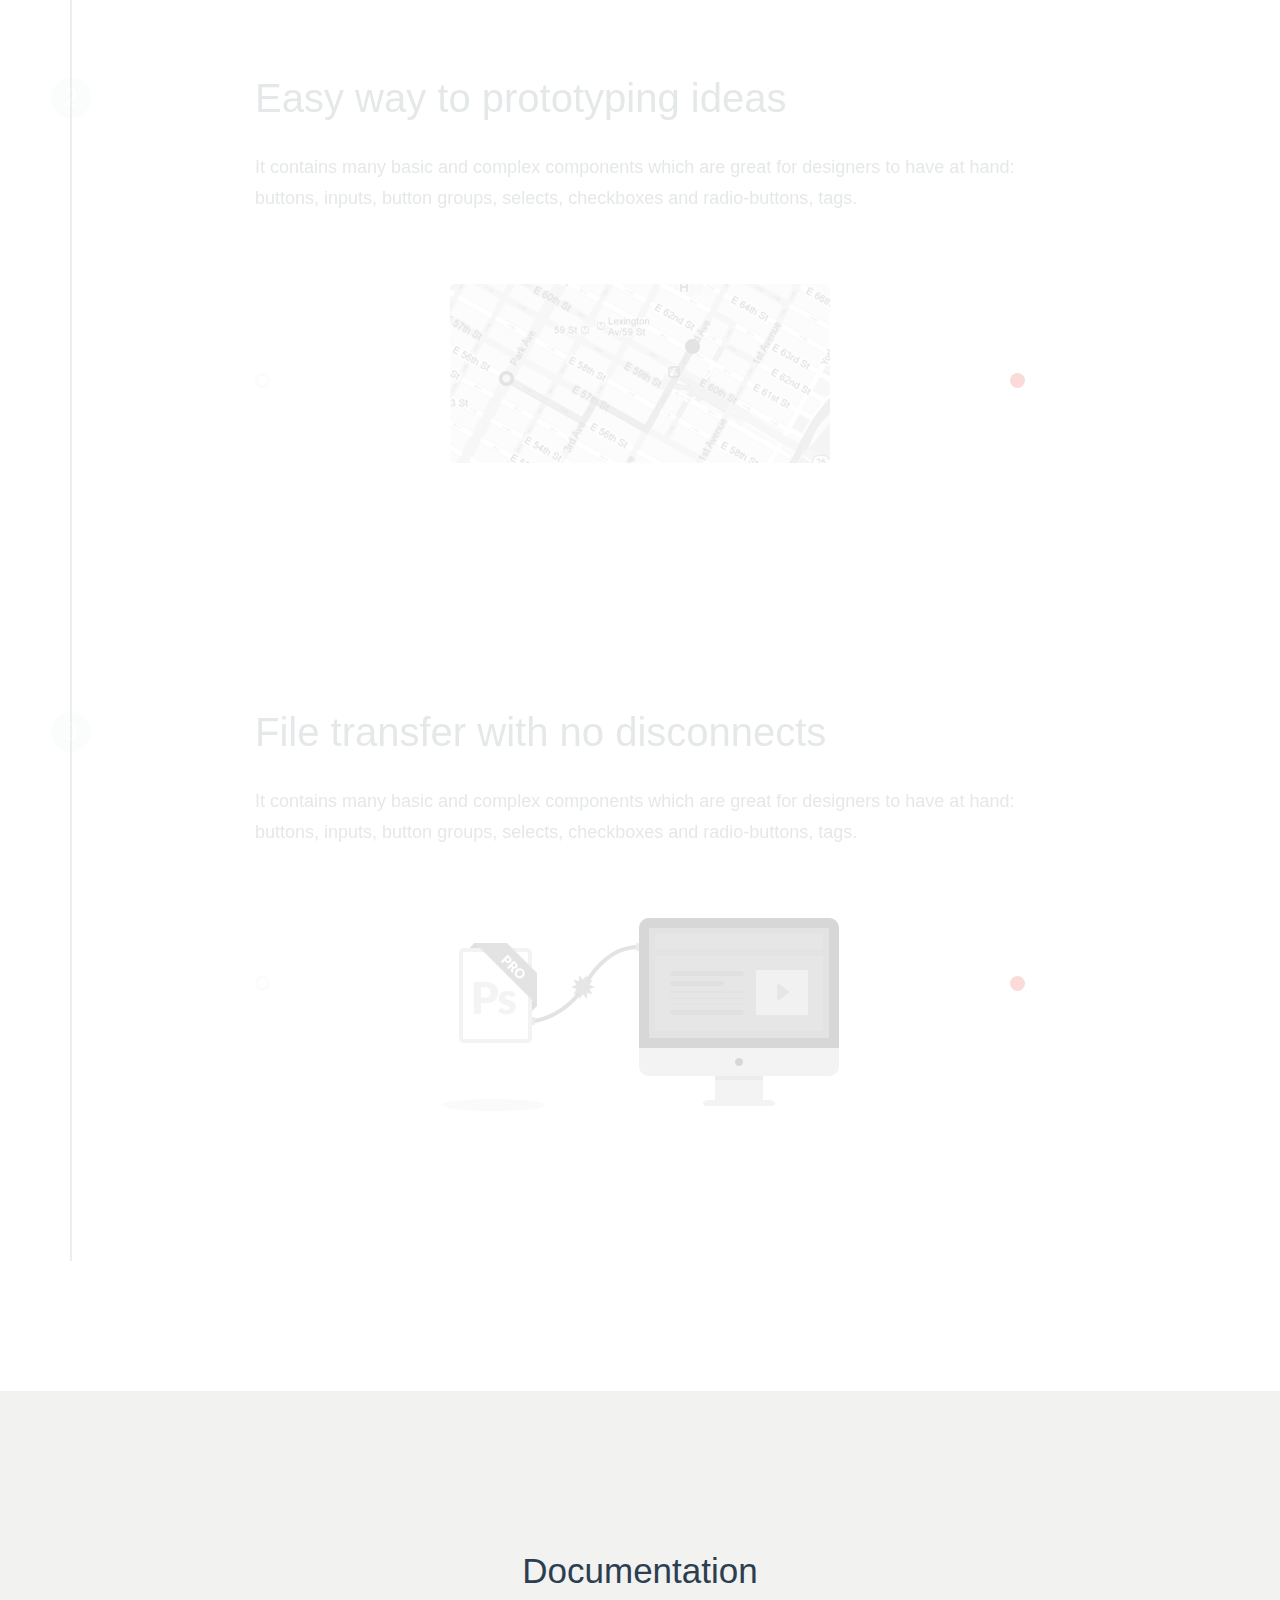
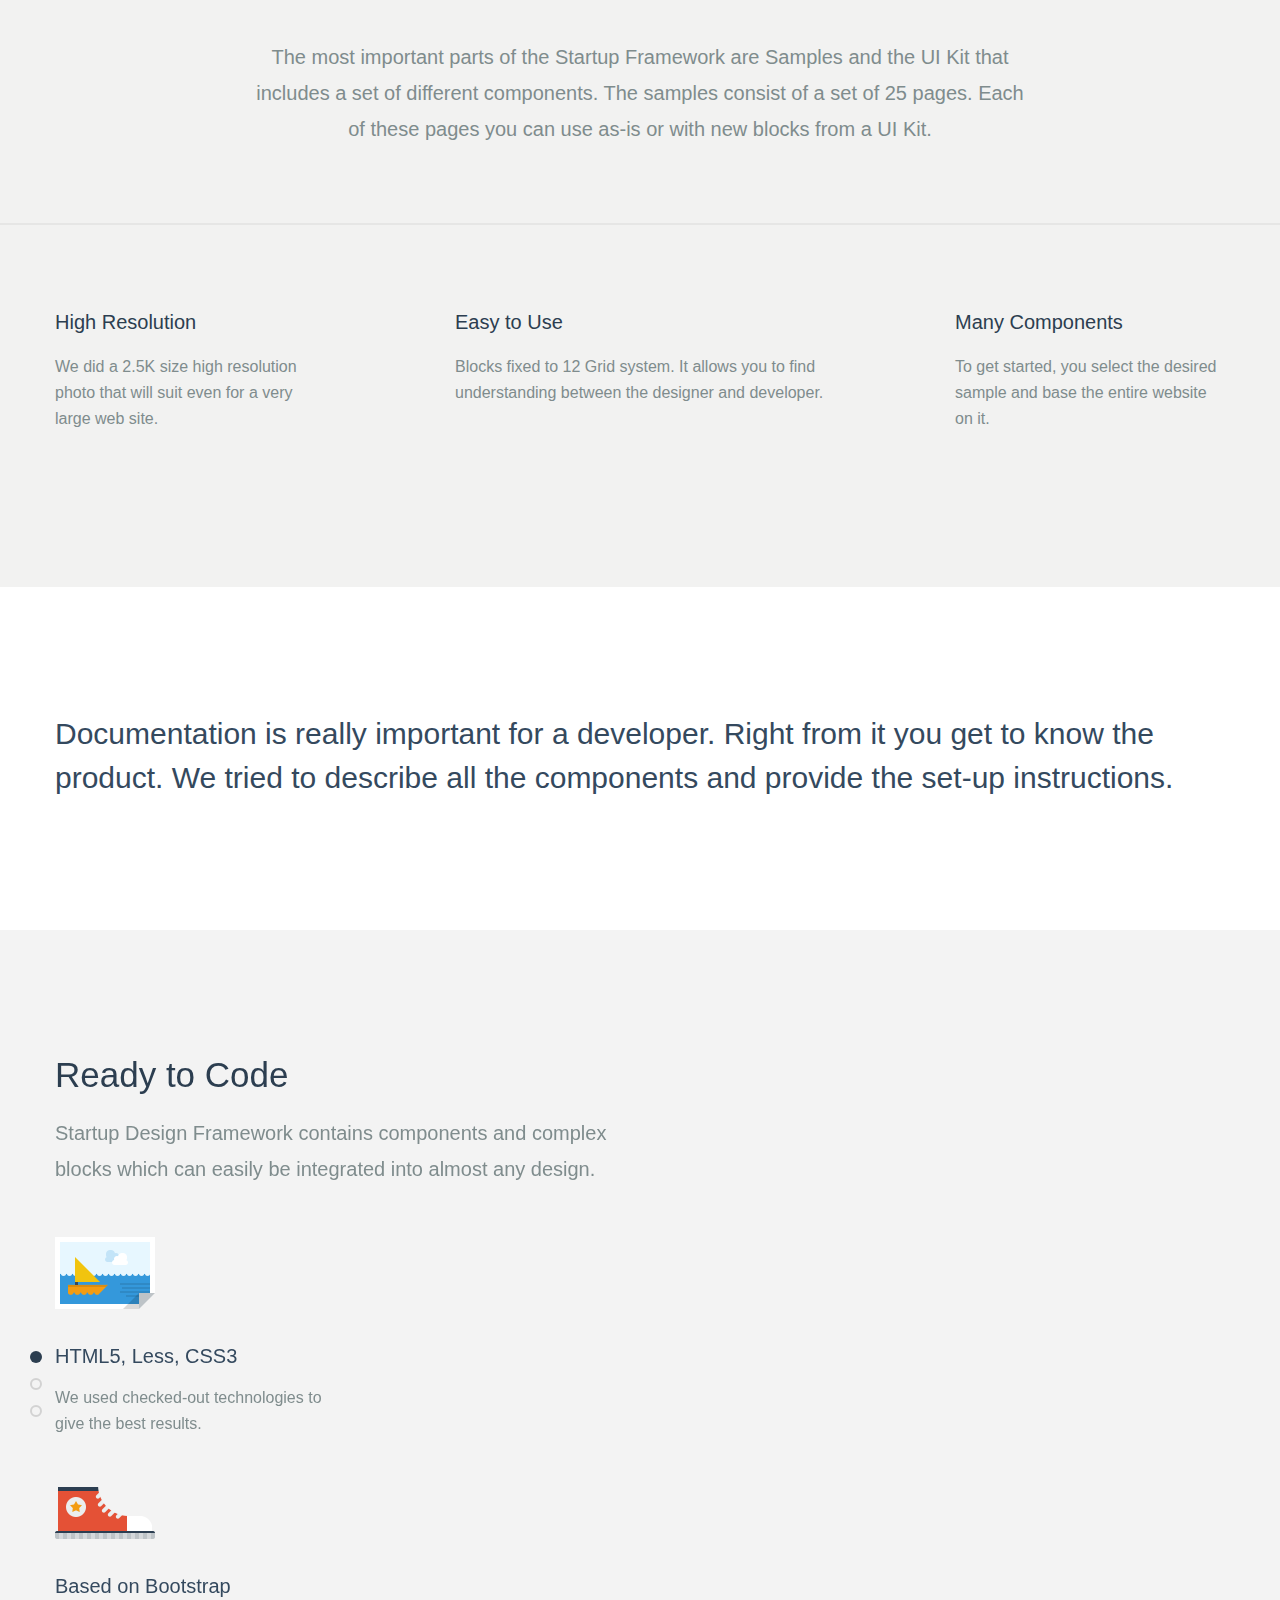
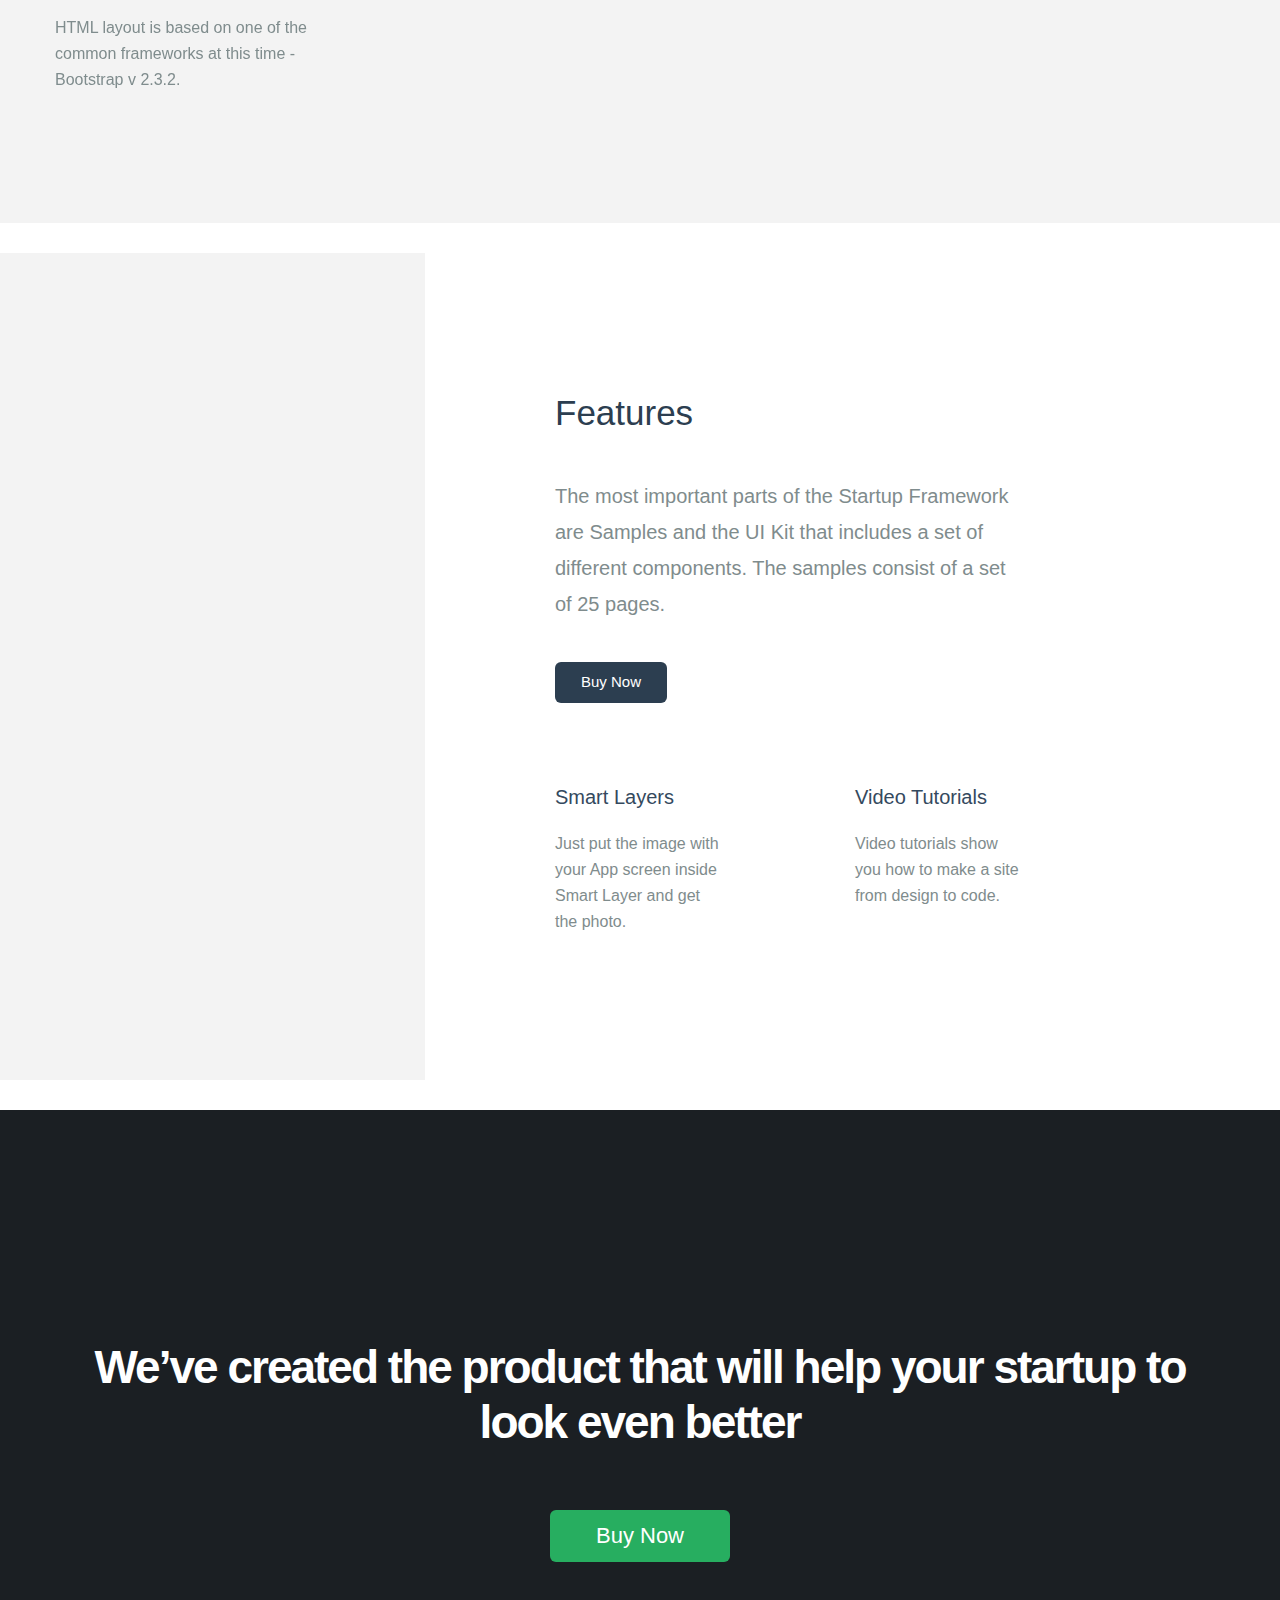
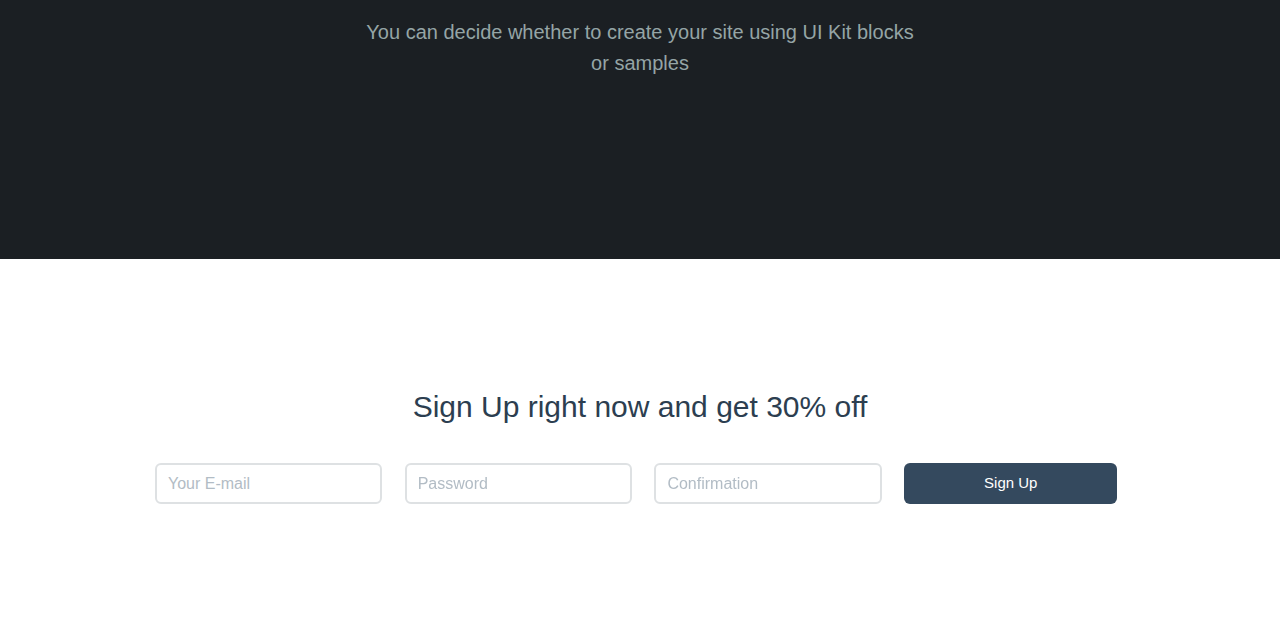
<file: ui-kit/ui-kit-content/index2.html>
<!DOCTYPE html>
<html lang="en">
  <head>
    <meta charset="utf-8">
    <title>Content</title>
    <meta name="apple-mobile-web-app-capable" content="yes" />
    <meta name="viewport" content="width=device-width, initial-scale=1.0, maximum-scale=1.0, user-scalable=no" />
    <meta name="apple-mobile-web-app-status-bar-style" content="black" />
    <link rel="shortcut icon" href="../../flat-ui/images/favicon.ico">
    <link rel="stylesheet" href="../../flat-ui/bootstrap/css/bootstrap.css">
    <link rel="stylesheet" href="../../flat-ui/bootstrap/css/bootstrap-responsive.css">
    <link rel="stylesheet" href="../../flat-ui/css/flat-ui.css">
    <!-- Using only with Flat-UI (free)-->
    <link rel="stylesheet" href="../../common-files/css/icon-font.css">
    <!-- end -->
    <link rel="stylesheet" href="../../common-files/css/animations.css">
    <link rel="stylesheet" href="../ui-kit-content/css/ui-kit-styles.css">
  </head>
  <body>
    <nav class="dockbar navbar-fixed-top">
      <menu class="main-menu">
        <div class="container">
          <div class="row">
            <a href="index.html" class="man-brand span3">
              <span class="logotype">Startup</span>
              <span class="doc-title">components</span>
            </a>
            <button id="open-close-menu" class="menu-btn btn-inverse"><span class="fui-list"></span>
            </button>
            <dl class="span8">
              <dd><a href="../ui-kit-header/index.html">header</a>
              </dd>
              <dd><a href="../ui-kit-content/index.html">content 1</a>
              </dd>
              <dd><a class="active">content 2</a>
              </dd>
              <dd><a href="../ui-kit-footer/index.html">footer</a>
              </dd>
              <dd><a href="../ui-kit-projects/index.html">project</a>
              </dd>
              <dd><a href="../ui-kit-price/index.html">price table</a>
              </dd>
              <dd><a href="../ui-kit-blog/index.html">blog</a>
              </dd>
              <dd><a href="../ui-kit-crew/index.html">crew</a>
              </dd>
              <dd><a href="../ui-kit-contacts/index.html">contact</a>
              </dd>
            </dl>
          </div>
        </div>
      </menu>
      <menu class="colapsed-menu">
        <dl>
          <dd><a href="../ui-kit-header/index.html">header</a>
          </dd>
          <dd><a href="../ui-kit-content/index.html">content 1</a>
          </dd>
          <dd><a class="active">content 2</a>
          </dd>
          <dd><a href="../ui-kit-footer/index.html">footer</a>
          </dd>
          <dd><a href="../ui-kit-projects/index.html">project</a>
          </dd>
          <dd><a href="../ui-kit-price/index.html">price table</a>
          </dd>
          <dd><a href="../ui-kit-blog/index.html">blog</a>
          </dd>
          <dd><a href="../ui-kit-crew/index.html">crew</a>
          </dd>
          <dd><a href="../ui-kit-contacts/index.html">contact</a>
          </dd>
        </dl>
      </menu>
    </nav>
    <!-- content-20 -->
    <section class="content-20 v-center bg-midnight-blue">
      <div>
        <div class="container">
          <div class="row">
            <div class="span6">
              <h3>Register your account today and get free month trial</h3>
            </div>
          </div>
          <div class="row">
            <div class="span6">
              <div class="signup-form">
                <form class="clearfix">
                  <div class="control-group">
                    <label>What is your e-mail?</label>
                    <input type="text">
                  </div>
                  <div class="clearfix">
                    <div class="control-group pull-left">
                      <label>Password</label>
                      <input type="password">
                    </div>
                    <div class="control-group pull-right">
                      <label>Confirmation</label>
                      <input type="password">
                    </div>
                  </div>
                  <div class="control-group site-link">
                    <label>Your Site Link</label>
                    <input type="text">
                    <b>.startup.com</b>
                  </div>
                  <button class="btn btn-huge btn-info">Sign Up</button>
                </form>
              </div>
            </div>
            <div class="span4 offset1 features">
              <big>The most important part of the Startup Design Framework is the samples</big>
              <div class="row">
                <div class="span3">
                  <h6>Easy to use</h6>
To get started, you select the desired sample and build on the basis of its entire website.
                </div>
              </div>
              <div class="row">
                <div class="span3">
                  <h6>Variety of designs</h6>
Responsive web design is a web design approach aimed at crafting sites to provide.
                </div>
              </div>
            </div>
          </div>
        </div>
      </div>
    </section>
    <div class="delimiter"></div>
    <!-- content-21 -->
    <section class="content-21 bg-midnight-blue">
      <div class="container">
        <h3>We love what we do</h3>
        <div class="row">
          <div class="span10 offset1">
            <div class="features features-tabs">
              <div class="features-header">
                <div class="box active">
                  <div class="fui-cmd"></div>
                  ALIGNED TO GRID
                </div>
                <div class="box">
                  <div class="fui-mic"></div>
                  AVAILABLE FOR REC
                </div>
                <div class="box">
                  <div class="fui-user"></div>
                  MANY USERS
                </div>
              </div>
              <div class="features-bodies">
                <div class="features-body active">
                  <h6>Aligned to grid</h6>
                  <p>We have considered your needs in developing the html version of our UI Kit, which contains the same elements as the PSD version and are perfect for creating great websites.
                  </p>
                  <p>With this UI Kit, you can spend even less time on routine work, saving that time for creativity.
                  </p>
                </div>
                <div class="features-body">
                  <h6>Available for rec</h6>
                  <p>With this UI Kit, you can spend even less time on routine work, saving that time for creativity.
                  </p>
                  <p>We have considered your needs in developing the html version of our UI Kit, which contains the same elements as the PSD version and are perfect for creating great websites.
                  </p>
                </div>
                <div class="features-body">
                  <h6>Many users</h6>
                  <p>We have considered your needs in developing the html version of our UI Kit, which contains the same elements as the PSD version and are perfect for creating great websites.
                  </p>
                  <p>With this UI Kit, you can spend even less time on routine work, saving that time for creativity.
                  </p>
                </div>
              </div>
            </div>
          </div>
        </div>
      </div>
    </section>
    <div class="delimiter"></div>
    <!-- content-22 -->
    <section class="content-22 bg-midnight-blue">
      <div class="container">
        <div class="row">
          <div class="span4">
            <h3>More than image</h3>
            <p>We prepared some high-quality photos, that you can us in your projects. When you have to show your application on iPhone.
            </p>
            <a class="btn btn-clear" href="#">TRY IT NOW</a>
          </div>
          <div class="span8">
            <div class="img hidden-phone">
              <img src="../../common-files/img/content/board.png" width="974" height="713" alt="">
              <img src="../../common-files/img/content/board-1.png" width="834" height="713" alt="">
              <img src="../../common-files/img/content/board-2.png" width="974" height="533" alt="">
              <img src="../../common-files/img/content/board-3.png" width="512" height="549" alt="">
              <img src="../../common-files/img/content/board-4.png" width="653" height="367" alt="">
              <img src="../../common-files/img/content/board-5.png" width="952" height="267" alt="">
              <img src="../../common-files/img/content/board-6.png" width="512" height="518" alt="">
              <img src="../../common-files/img/content/board-7.png" width="512" height="488" alt="">
            </div>
            <div class="description">
              <h6>Smart Layers</h6>
Just put the image with your App screen inside Smart Layer and get the photo.
            </div>
          </div>
        </div>
      </div>
    </section>
    <div class="delimiter"></div>
    <!-- content-23 -->
    <section class="content-23 v-center bg-midnight-blue">
      <div>
        <div class="container">
          <div class="hero-unit hero-unit-bordered">
            <h1>Made in New York</h1>
          </div>
        </div>
      </div>
      <a class="control-btn fui-arrow-down" href="#"></a>
    </section>
    <div class="delimiter"></div>
    <!-- content-24 -->
    <section class="content-24 bg-midnight-blue">
      <img class="image" src="../../common-files/img/content/graph.png" alt="">
      <div class="container">
        <div class="row">
          <div class="span6 offset6">
            <div class="features features-clear">
              <div class="features-header">
                <div class="box active">
                  <div class="fui-cmd"></div>
                </div>
                <div class="box">
                  <div class="fui-mic"></div>
                </div>
                <div class="box">
                  <div class="fui-user"></div>
                </div>
              </div>
              <div class="features-bodies">
                <div class="features-body active">
                  <h3>Multi useful components</h3>
                  <p>Startup Design Framework contains components and complex blocks which can easily be integrated into almost any design. All of these components are made in the same style.
                  </p>
                  <a class="btn btn-clear" href="#">TRY IT NOW</a>
                </div>
                <div class="features-body">
                  <h3>Multi useful components</h3>
                  <p>Startup Design Framework contains components and complex blocks which can easily be integrated into almost any design. All of these components are made in the same style.
                  </p>
                  <a class="btn btn-clear" href="#">TRY IT NOW</a>
                </div>
                <div class="features-body">
                  <h3>Multi useful components</h3>
                  <p>Startup Design Framework contains components and complex blocks which can easily be integrated into almost any design. All of these components are made in the same style.
                  </p>
                  <a class="btn btn-clear" href="#">TRY IT NOW</a>
                </div>
              </div>
            </div>
          </div>
        </div>
      </div>
    </section>
    <div class="delimiter"></div>
    <!-- content-25 -->
    <section class="content-25 bg-clouds">
      <div class="container">
        <div class="row">
          <div class="span6">
            <h3>The Second Sneak-Peek of Startup Design Framework</h3>
            <p>
              The most important parts of the Startup Framework are Samples and the UI Kit that includes a set of different components. The samples consist of a set of 25 pages. Each of these pages you can use as-is or with new blocks from a UI Kit.
            </p>
            <p>
              These Samples will guide you through and show how to use the blocks and give you the feeling on how to play around using the components in the website building process. Plus, it will save you time! You can decide whether to create your site using UI Kit
              blocks or samples.
            </p>
          </div>
          <div class="span6">
            <img class="pull-right nosvg" src="../../common-files/icons/rocket-big@2x.png" alt="" width="402" height="401">
            <span class="pull-right svg">
                            <svg version="1.1" id="spaceship" xmlns="http://www.w3.org/2000/svg" xmlns:xlink="http://www.w3.org/1999/xlink" x="0px" y="0px" width="402px" height="401px" viewBox="0 0 100 100" enable-background="new 0 0 100 100" xml:space="preserve">
                                <circle id="bg" fill="#dfe1e2" cx="50" cy="50" r="50" />
                                <g id="Stars" clip-path="url(#starmask)">
                                    <path id="star0" opacity="0.2" fill="#f6f8f8" enable-background="new    " d="M91,4.5c2.55-0.45,4.051-1.95,4.5-4.5c0.45,2.55,1.951,4.05,4.5,4.5c-2.549,0.451-4.05,1.95-4.5,4.5C95.051,6.45,93.55,4.951,91,4.5z" />
                                    <path id="star1" opacity="0.1" fill="#f6f8f8" enable-background="new    " d="M91,4.5c2.55-0.45,4.051-1.95,4.5-4.5c0.45,2.55,1.951,4.05,4.5,4.5c-2.549,0.451-4.05,1.95-4.5,4.5C95.051,6.45,93.55,4.951,91,4.5z" />
                                    <path id="star2" opacity="0.1" fill="#f6f8f8" enable-background="new    " d="M91,4.5c2.55-0.45,4.051-1.95,4.5-4.5c0.45,2.55,1.951,4.05,4.5,4.5c-2.549,0.451-4.05,1.95-4.5,4.5C95.051,6.45,93.55,4.951,91,4.5z" />
                                </g>
                                <clipPath id="starmask">
                                    <circle cx="50" cy="50" r="50" />
                                </clipPath>
                                <clipPath id="rocketmask2">
                                    <path id="rocketmask1" d="M100,50c0,27.614-22.387,50-50,50C22.386,100,0,77.614,0,50S22.386,0,50,0c14.117,0,50,0,50,0S100,36.503,100,50z" />
                                </clipPath>
                                <g id="rocket-maskgroup">
                                    <g id="rocket-raw" clip-path="url(#rocketmask2)">
                                        <path id="det7" fill="#E94B35" d="M100,0.1c-0.156,0.018-0.117,0.058-0.1-0.1C76.584,2.979,63.361,12.281,55.865,22.035c-0.268,0.349-0.528,0.698-0.782,1.047c-0.002,0.003-0.005,0.007-0.008,0.01C47.015,34.196,46.087,45.812,46,49h-1l-1,3l4,4l3-1v-1c1.152-0.021,3.741-0.111,7.066-0.773l0.002,0.002C58.797,53.047,59,53.305,59,57c0,4.062,0,6.609,0,9c0,1.809,0.943,2.497,1.945,1.494c2.423-2.428,3.003-3.023,8.5-8.528c4.16-4.167,4.676-6.595,2.957-11.059C83.953,41.369,96.432,27.888,100,0.1z" />
                                        <path id="det6" fill="#C23824" d="M48,56l-4-4l1-3h2l4,4v2L48,56z M52,28c-1.718-0.69-2-1-4-1s-4.183,1.38-6.861,4.063c-4.254,4.259-4.85,4.839-8.516,8.508C31.425,40.771,33.263,41,36,41c5.233,0,9.297-0.125,10.791,1.42C48.764,44.46,52,28,52,28z" />
                                        <path id="det5" fill="#C23824" d="M100,0C100.1,0,100,0,100,0c-0.639,4.973-1.566,9.579-2.721,13.678c-1.049-1.97-2.562-4.364-4.5-6.272c-2.151-2.12-4.812-3.632-6.826-4.585C91.979,1.091,96.783,0.412,100,0z" />
                                        <path id="det4" opacity="0.3" fill="#FFFFFF" enable-background="new    " d="M72.402,47.907c1.719,4.463,1.312,6.788-2.854,10.954c-0.844,0.844-7.828,7.859-8.604,8.633C59.941,68.496,59.033,67.809,59,66c-0.01-0.521,0.003,0.021,0-0.652c3-3,9.689-8.938,11-11.348c0.768-1.411,0.352-3.654,0-5c-3.312,1.76-11.516,4.094-11.932,4.229l0,0C54.906,53.875,52.467,53.943,51,54v-0.656c0,0,29.975-9.663,49-53.344c0.014,0-0.064,0.008,0,0C96.406,28.047,83.953,41.369,72.402,47.907z" />
                                        <g id="det3">
                                            <path fill="#FFFFFF" d="M77.5,28c-3.584,0-6.5-2.916-6.5-6.5s2.916-6.5,6.5-6.5s6.5,2.916,6.5,6.5S81.084,28,77.5,28z" />
                                            <path fill="#C23824" d="M77.5,16c3.037,0,5.5,2.462,5.5,5.5S80.537,27,77.5,27S72,24.538,72,21.5S74.463,16,77.5,16 M77.5,14c-4.137,0-7.5,3.364-7.5,7.5s3.363,7.5,7.5,7.5s7.5-3.364,7.5-7.5S81.637,14,77.5,14L77.5,14z" />
                                        </g>
                                        <path id="det2" fill="#f4f5f6" d="M44,52l4,4L13,92l-6-6L44,52z" />
                                        <path id="det1" fill="#d4d8d8" d="M43.875,52l2,2L7.5,91.5l-3-3L43.875,52z" />
                                    </g>
                                </g>
                            </svg> 
                       </span>
          </div>
        </div>
      </div>
    </section>
    <div class="delimiter"></div>
    <!-- content-26 -->
    <section class="content-26 bg-clouds">
      <div class="container">
        <div class="row">
          <div class="span8 offset2">
            <h3>The Second Sneak-Peek of Startup Framework</h3>
            <p class="lead">We’ve created the product that will help your startup to look even better.</p>
          </div>
        </div>
        <div class="row features">
          <div class="span3">
            <img src="../../common-files/icons/Chat@2x.png" alt="" width="100" height="100">
            <h6>Based on Bootstrap</h6>
HTML layout is based on one of the common frameworks.
          </div>
          <div class="span4 offset1">
            <img src="../../common-files/icons/Responsive1@2x.png" alt="" width="100" height="100">
            <h6>HTML 5, Less, CSS 3</h6>
We used checked-out technologies to give the best results.
          </div>
          <div class="span3 offset1">
            <img src="../../common-files/icons/ps@2x.png" alt="" width="78" height="100">
            <h6>Block Mode</h6>
You can easily combine any blocks in a variety of design projects.
          </div>
        </div>
      </div>
    </section>
    <div class="delimiter"></div>
    <!-- content-27 -->
    <section class="content-27 bg-clouds">
      <div class="container">
        <div class="row">
          <div class="span4 ">
            <img class="nosvg" src="../../common-files/icons/rocket@2x.png" width="271" height="271" alt="">
            <span class="svg">
                            <svg version="1.1" id="spaceship" xmlns="http://www.w3.org/2000/svg" xmlns:xlink="http://www.w3.org/1999/xlink" x="0px" y="0px"
                            width="271px" height="271px" viewBox="0 0 402 401" enable-background="new 0 0 402 401" xml:space="preserve">
                                <circle id="bg" fill="#33495F" fill-opacity="0.1" cx="201" cy="200.5" r="200.5"/>
                                <g>
                                    <defs>
                                        <circle id="SVGID_1_" cx="201" cy="200.5" r="200.5"/>
                                    </defs>
                                    <clipPath id="SVGID_2_">
                                        <use xlink:href="#SVGID_1_"  overflow="visible"/>
                                    </clipPath>
                                    <g id="Stars" clip-path="url(#SVGID_2_)">
                                        <path id="star0" fill="#eaf4fb" fill-opacity="0.9" enable-background="new    " d="M301.41,290.045c10.226-1.805,16.244-7.819,18.045-18.045
                                        c1.805,10.226,7.823,16.24,18.045,18.045c-10.222,1.809-16.24,7.819-18.045,18.045
                                        C317.654,297.864,311.636,291.854,301.41,290.045z"/>
                                        <path id="star1" fill="#eaf4fb" fill-opacity="0.9" enable-background="new    " d="M133.41,54.045c10.226-1.805,16.244-7.819,18.045-18.045
                                        c1.805,10.226,7.823,16.24,18.045,18.045c-10.222,1.809-16.24,7.819-18.045,18.045C149.654,61.864,143.636,55.854,133.41,54.045z"
                                        />
                                        <path id="star2" fill="#eaf4fb" fill-opacity="0.9" enable-background="new    " d="M31.41,230.09c11.333-2,18.004-8.667,20-20
                                        c2,11.333,8.671,18,20,20c-11.329,2.004-18,8.667-20,20C49.415,238.757,42.743,232.094,31.41,230.09z"/>
                                    </g>
                                </g>
                                <g id="rocket-maskgroup">
                                    <g>
                                        <defs>
                                            <path id="SVGID_3_" d="M401.5,200.5C401.5,311.232,311.729,401,201,401C90.268,401,0.5,311.232,0.5,200.5
                                            C0.5,89.768,90.268,0,201,0c56.609,0,200.5,0,200.5,0S401.5,146.377,401.5,200.5z"/>
                                        </defs>
                                        <clipPath id="SVGID_4_">
                                            <use xlink:href="#SVGID_3_"  overflow="visible"/>
                                        </clipPath>
                                        <g id="rocket-raw" clip-path="url(#SVGID_4_)">
                                            <path id="det7" fill="#E94B35" d="M401.5,0.401c-0.626,0.072-0.469,0.233-0.401-0.401
                                            c-93.497,11.946-146.521,49.247-176.58,88.36c-1.075,1.399-2.117,2.799-3.136,4.198c-0.008,0.012-0.02,0.028-0.032,0.041
                                            c-32.32,44.527-36.042,91.107-36.391,103.891h-4.01l-4.01,12.029l16.04,16.041l12.03-4.011v-4.01
                                            c4.619-0.084,15.002-0.445,28.335-3.1l0.008,0.008c2.923-0.729,3.737,0.305,3.737,15.122c0,16.288,0,26.502,0,36.09
                                            c0,7.254,3.781,10.013,7.8,5.99c9.716-9.736,12.042-12.121,34.085-34.197c16.682-16.709,18.751-26.445,11.857-44.346
                                            C337.151,165.89,387.192,111.831,401.5,0.401z"/>
                                            <path id="det6" fill="#C23824" d="M192.98,224.561l-16.04-16.041l4.01-12.029h8.02l16.04,16.039v8.021L192.98,224.561z
                                            M209.02,112.28c-6.889-2.767-8.02-4.01-16.04-4.01s-16.774,5.534-27.513,16.292c-17.059,17.079-19.448,19.404-34.149,34.117
                                            c-4.804,4.812,2.566,5.73,13.542,5.73c20.984,0,37.281-0.501,43.272,5.694C196.043,178.285,209.02,112.28,209.02,112.28z"/>
                                            <path id="det5" fill="#C23824" d="M401.5,0C401.901,0,401.5,0,401.5,0c-2.563,19.942-6.279,38.412-10.911,54.849
                                            c-4.207-7.899-10.273-17.5-18.045-25.15c-8.626-8.501-19.296-14.564-27.372-18.386C369.336,4.375,388.6,1.652,401.5,0z"/>
                                            <path id="det4" fill="#FFFFFF" fill-opacity="0.15" enable-background="new    " d="M290.832,192.107
                                            c6.894,17.897,5.262,27.22-11.444,43.926c-3.385,3.384-31.391,31.514-34.503,34.617c-4.021,4.019-7.662,1.264-7.795-5.99
                                            c-0.04-2.09,0.012,0.084,0-2.615c12.03-12.029,38.854-35.841,44.11-45.505c3.079-5.658,1.411-14.652,0-20.05
                                            c-13.281,7.058-46.179,16.416-47.848,16.958l0,0c-12.68,2.591-22.46,2.863-28.343,3.092v-2.63c0,0,120.2-38.75,196.49-213.91
                                            c0.057,0-0.257,0.032,0,0C387.088,112.468,337.151,165.89,290.832,192.107z"/>
                                            <g id="det3">
                                                <path fill="#FFFFFF" d="M318.275,105.182c-12.661,0-22.966-10.302-22.966-22.967c0-12.665,10.305-22.968,22.966-22.968
                                                c12.66,0,22.965,10.303,22.965,22.968C341.24,94.88,330.936,105.182,318.275,105.182z"/>
                                                <path fill="#C23824" d="M318.275,59.745c12.404,0,22.47,10.06,22.47,22.47s-10.065,22.47-22.47,22.47
                                                c-12.406,0-22.47-10.06-22.47-22.47S305.869,59.745,318.275,59.745 M318.275,55.715c-14.621,0-26.5,11.887-26.5,26.5
                                                c0,14.613,11.879,26.5,26.5,26.5c14.62,0,26.5-11.887,26.5-26.5C344.775,67.602,332.896,55.715,318.275,55.715L318.275,55.715z"
                                                />
                                            </g>
                                            <path id="det2" fill="#eaf4fb" fill-opacity="0.8" d="M176.94,208.52l16.04,16.041L52.63,368.92l-24.06-24.061L176.94,208.52z"/>
                                            <path id="det1" fill="#ffffff" fill-opacity="0.2" d="M176.439,208.52l8.02,8.021L30.575,366.915l-12.03-12.03L176.439,208.52z"/>
                                        </g>
                                    </g>
                                </g>
                            </svg> 
                       </span>
          </div>
          <div class="span7 offset1">
            <h3>Our success stories</h3>
            <p>Colored, stylish icons can easily be modified and used in a wide variety of projects, as they contain original layers. Glyphs are also available in psd, html/css.
            </p>
            <div class="btns">
              <a class="btn btn-inverse" href="#"><span class="fui-apple"> </span>
                        <span>Buy in Appstore</span></a>
              <a class="btn btn-inverse" href="#"><span class="fui-android"> </span>
                        <span>Buy in Microsoft Market</span></a>
              <a class="btn btn-inverse" href="#"><span class="fui-microsoft"> </span> <span>Buy in Ovi</span></a>
              <a class="btn btn-inverse" href="#"><span class="fui-ovi"> </span>
                        <span>Buy in Google Play</span></a>
            </div>
          </div>
        </div>
      </div>
    </section>
    <div class="delimiter"></div>
    <!-- content-28 -->
    <section class="content-28 bg-clouds">
      <div class="container">
        <div class="row">
          <div class="span10 offset1">
            <h3>More than image</h3>
            <p>We prepared some high-quality photos, that you can use in your projects. When you have to show your application or website on iPhone, iPad or Macbook you can use these images.
            </p>
            <img src="../../common-files/img/content/ipad@2x.png" width="780" height="294" alt="">
          </div>
        </div>
      </div>
    </section>
    <!-- content-29 -->
    <section class="content-29">
      <div class="container">
        <div class="player">
          <iframe id="pPlayer" src="http://player.vimeo.com/video/80282064?title=0&amp;byline=0&amp;portrait=0&amp;api=1&amp;player_id=pPlayer" frameborder="0" webkitallowfullscreen mozallowfullscreen allowfullscreen></iframe>
        </div>
      </div>
    </section>
    <!-- content-30 -->
    <section class="content-30">
      <div class="container">
        <div class="row features">
          <div class="span3 box-1">
            <div class="description-top">
              <h6>Easy to use</h6>
To get started, you select the desired sample and base the entire website on it.
              <img src="../../common-files/img/content/arrow-tl@2x.png" width="61" height="97" alt="">
            </div>
            <div class="img">
              <img src="../../common-files/img/content/screen-1-bw@2x.png" width="220" height="391" alt="">
              <img src="../../common-files/img/content/screen-1@2x.png" width="220" height="391" alt="">
            </div>
            <div class="description-bottom">
              <h6>Variety of designs</h6>
Without iconic symbolsreally finish your work - for clearly understand.
              <img src="../../common-files/img/content/arrow-bl@2x.png" width="97" height="110" alt="">
            </div>
          </div>
          <div class="span3 box-2">
            <div class="description-top">
              <h6>Easy to use</h6>
To get started, you select the desired sample and base the entire website on it.
              <img src="../../common-files/img/content/arrow-tl@2x.png" width="61" height="97" alt="">
            </div>
            <div class="img">
              <img src="../../common-files/img/content/screen-2-bw@2x.png" width="220" height="391" alt="">
              <img src="../../common-files/img/content/screen-2@2xc-30.png" width="220" height="391" alt="">
            </div>
            <div class="description-bottom">
              <h6>Variety of designs</h6>
Responsive web design is a web design approach aimed to provide crafting sites.
              <img src="../../common-files/img/content/arrow-br@2x.png" width="97" height="110" alt="">
            </div>
          </div>
          <div class="span3 box-3">
            <div class="description-top">
              <h6>Easy to use</h6>
To get started, you select the desired sample and base the entire website on it.
              <img src="../../common-files/img/content/arrow-tr@2x.png" width="61" height="97" alt="">
            </div>
            <div class="img">
              <img src="../../common-files/img/content/screen-3-bw@2x.png" width="220" height="391" alt="">
              <img src="../../common-files/img/content/screen-3@2x.png" width="220" height="391" alt="">
            </div>
            <div class="description-bottom">
              <h6>Variety of designs</h6>
Responsive web design is a web design approach aimed to provide crafting sites.
              <img src="../../common-files/img/content/arrow-bl@2x.png" width="97" height="110" alt="">
            </div>
          </div>
          <div class="span3 box-4">
            <div class="description-top">
              <h6>Quick Navigation</h6>
Without iconic symbolsreally finish your work - for clearly understand.
              <img src="../../common-files/img/content/arrow-tr@2x.png" width="61" height="97" alt="">
            </div>
            <div class="img">
              <img src="../../common-files/img/content/screen-4-bw@2x.png" width="220" height="391" alt="">
              <img src="../../common-files/img/content/screen-4@2x.png" width="220" height="391" alt="">
            </div>
            <div class="description-bottom">
              <h6>Variety of designs</h6>
Responsive web design is a web design approach aimed to provide crafting sites.
              <img src="../../common-files/img/content/arrow-br@2x.png" width="97" height="110" alt="">
            </div>
          </div>
        </div>
      </div>
    </section>
    <!-- content-31 -->
    <section class="content-31">
      <div class="container">
        <div class="row">
          <div class="number">1</div>
          <div class="span8 offset2">
            <h3>You can combine any blocks</h3>
            <p>These Samples will guide you through and show how to use the blocks and give you the feeling on how to play around using the components in the website building process.</p>
            <div class="box">
              <div class="img">
                <img src="../../common-files/img/content/ticket-navy-bw@2x.png" width="380" height="187" alt="">
                <img src="../../common-files/img/content/ticket-navy@2x.png" width="380" height="187" alt="">
              </div>
            </div>
          </div>
        </div>
        <div class="row">
          <div class="number">2</div>
          <div class="span8 offset2">
            <div id="pt-1" class="page-transitions pt-perspective">
              <div class="pt-page pt-page-current">
                <h3>Easy way to prototyping ideas</h3>
                <p>It contains many basic and complex components which are great for designers to have at hand: buttons, inputs, button groups, selects, checkboxes and radio-buttons, tags.</p>
                <div class="box">
                  <div class="img">
                    <img src="../../common-files/img/content/map-bw@2x.png" width="380" height="179" alt="">
                    <img src="../../common-files/img/content/map@2x.png" width="380" height="179" alt="">
                  </div>
                </div>
              </div>
              <div class="pt-page">
                <h3>Each block is coded for web</h3>
                <p>HTML layout is based on one of the common and reliable frameworks at this time - Bootstrap v 2.3.2. The most important parts of the Startup Framework are Samples and the UI Kit that includes a set of different components.</p>
                <div class="box">
                  <div class="img">
                    <img src="../../common-files/img/content/ps-wire-imac-bw@2x.png" width="397" height="193" alt="">
                    <img src="../../common-files/img/content/ps-wire-imac@2x.png" width="397" height="193" alt="">
                  </div>
                </div>
              </div>
              <div class="pt-page">
                <h3>Based on Twitter Bootstrap</h3>
                <p>For example, let’s take a look at Sample #4. This page consists of different blocks that are taken from a UI Kit — header, feature blocks, content blocks and footer with address.</p>
                <div class="box">
                  <div class="img">
                    <img src="../../common-files/img/content/ticket-navy-bw@2x.png" width="380" height="187" alt="">
                    <img src="../../common-files/img/content/ticket-navy@2x.png" width="380" height="187" alt="">
                  </div>
                </div>
              </div>
              <div class="pt-controls">
                <a class="pt-control-prev" href="#"></a>
                <a class="pt-control-next" href="#"></a>
              </div>
            </div>
          </div>
        </div>
        <div class="row">
          <div class="number">3</div>
          <div class="span8 offset2">
            <div id="pt-2" class="page-transitions pt-perspective">
              <div class="pt-page pt-page-current">
                <h3>File transfer with no disconnects</h3>
                <p>It contains many basic and complex components which are great for designers to have at hand: buttons, inputs, button groups, selects, checkboxes and radio-buttons, tags.</p>
                <div class="box">
                  <div class="img">
                    <img src="../../common-files/img/content/ps-wire-imac-bw@2x.png" width="397" height="193" alt="">
                    <img src="../../common-files/img/content/ps-wire-imac@2x.png" width="397" height="193" alt="">
                  </div>
                </div>
              </div>
              <div class="pt-page">
                <h3>Make beautiful sites much faster</h3>
                <p>It contains many basic and complex components which are great for designers to have at hand: buttons, inputs, button groups, selects, checkboxes and radio-buttons, tags.</p>
                <div class="box">
                  <div class="img">
                    <img src="../../common-files/img/content/ticket-navy-bw@2x.png" width="380" height="187" alt="">
                    <img src="../../common-files/img/content/ticket-navy@2x.png" width="380" height="187" alt="">
                  </div>
                </div>
              </div>
              <div class="pt-page">
                <h3>Easy way to prototyping ideas</h3>
                <p>It contains many basic and complex components which are great for designers to have at hand: buttons, inputs, button groups, selects, checkboxes and radio-buttons, tags.</p>
                <div class="box">
                  <div class="img">
                    <img src="../../common-files/img/content/map-bw@2x.png" width="380" height="179" alt="">
                    <img src="../../common-files/img/content/map@2x.png" width="380" height="179" alt="">
                  </div>
                </div>
              </div>
              <div class="pt-controls">
                <a class="pt-control-prev" href="#"></a>
                <a class="pt-control-next" href="#"></a>
              </div>
            </div>
          </div>
        </div>
      </div>
    </section>
    <!-- content-32 -->
    <section class="content-32">
      <div class="container">
        <div class="row">
          <div class="span8 offset2">
            <h3>Documentation</h3>
            <p class="lead">The most important parts of the Startup Framework are Samples and the UI Kit that includes a set of different components. The samples consist of a set of 25 pages. Each of these pages you can use as-is or with new blocks from a UI Kit.</p>
          </div>
        </div>
      </div>
      <div class="features">
        <div class="container">
          <div class="row">
            <div class="span3">
              <h6>High Resolution</h6>
We did a 2.5K size high resolution photo that will suit even for a very large web site.
            </div>
            <div class="span4 offset1">
              <h6>Easy to Use</h6>
Blocks fixed to 12 Grid system. It allows you to find understanding between the designer and developer.
            </div>
            <div class="span3 offset1">
              <h6>Many Components</h6>
To get started, you select the desired sample and base the entire website on it.
            </div>
          </div>
        </div>
      </div>
    </section>
    <!-- content-33 -->
    <section class="content-33">
      <div class="container">
        <p class="lead">Documentation is really important for a developer. Right from it you get to know the product. We tried to describe all the components and provide the set-up instructions.</p>
      </div>
    </section>
    <!-- content-34 -->
    <section class="content-34">
      <div id="content-34-pt-main" class="page-transitions pt-perspective">
        <div class="pt-page pt-page-current">
          <section>
            <div class="container">
              <div class="row">
                <div class="span6">
                  <h2>Ready to Code</h2>
                  <p class="lead">Startup Design Framework contains components and complex blocks which can easily be integrated into almost any design.</p>
                </div>
              </div>
              <div class="row">
                <div class="span3 box-1">
                  <h3>HTML5, Less, CSS3</h3>
                  <p>We used checked-out technologies to give the best results.</p>
                </div>
              </div>
              <div class="row">
                <div class="span3 box-2">
                  <h3>Based on Bootstrap</h3>
                  <p>HTML layout is based on one of the common frameworks at this time - Bootstrap v 2.3.2.
                  </p>
                </div>
              </div>
            </div>
          </section>
        </div>
        <div class="pt-page">
          <section>
            <div class="container">
              Second slide
            </div>
          </section>
        </div>
        <div class="pt-page">
          <section>
            <div class="container">
              Third slide
            </div>
          </section>
        </div>
      </div>
      <div class="pt-controls">
        <ol class="pt-indicators">
          <li class="active"></li>
          <li></li>
          <li></li>
        </ol>
      </div>
    </section>
    <div class="delimiter"></div>
    <!-- content-35 -->
    <section class="content-35">
      <div class="background">
        <div class="container">
          <div class="row">
            <div class="span4">
              <div></div>
            </div>
          </div>
        </div>
      </div>
      <div class="container">
        <div class="row">
          <div class="span5 offset5">
            <h2>Features</h2>
            <p class="lead">The most important parts of the Startup Framework are Samples and the UI Kit that includes a set of different components. The samples consist of a set of 25 pages.</p>
            <a href="#" class="btn btn-inverse">Buy Now</a>
            <div class="row columns">
              <div class="span2">
                <h3>Smart Layers</h3>
                <p>Just put the image with your App screen inside Smart Layer and get the photo.</p>
              </div>
              <div class="span2 offset1">
                <h3>Video Tutorials</h3>
                <p>Video tutorials show you how to make a site from design to code.</p>
              </div>
            </div>
          </div>
        </div>
      </div>
    </section>
    <div class="delimiter"></div>
    <!-- content-36 -->
    <section class="content-36">
      <div class="container">
        <h2>We’ve created the product that will help your startup to look even better</h2>
        <a class="btn btn-success" href="#">Buy Now</a>
        <p>You can decide whether to create your site using UI Kit blocks or samples</p>
      </div>
    </section>
    <!-- content-37 -->
    <section class="content-37">
      <div class="container">
        <div class="row">
          <div class="span10 offset1">
            <h3>Sign Up right now and get 30% off</h3>
            <div class="signup-form">
              <form>
                <div class="controls controls-row">
                  <input type="text" placeholder="Your E-mail">
                  <input type="password" placeholder="Password">
                  <input type="password" placeholder="Confirmation">
                  <button type="submit" class="btn btn-inverse">Sign Up</button>
                </div>
              </form>
            </div>
          </div>
        </div>
      </div>
    </section>
    <!-- Placed at the end of the document so the pages load faster -->
    <script src="../../common-files/js/jquery-1.10.2.min.js"></script>
    <script src="../../flat-ui/js/bootstrap.min.js"></script>
    <script src="../../common-files/js/modernizr.custom.js"></script>
    <script src="../../common-files/js/page-transitions.js"></script>
    <script src="../../common-files/js/jquery.scrollTo-1.4.3.1-min.js"></script>
    <script src="../../common-files/js/jquery.parallax.min.js"></script>
    <script src="../../common-files/js/easing.min.js"></script>
    <script src="../../common-files/js/jquery.svg.js"></script>
    <script src="../../common-files/js/jquery.svganim.js"></script>
    <script src="../../common-files/js/startup-kit.js"></script>
  </body>
</html>
</file>
<file: flat-ui/css/flat-ui.css>
@import url("http://fonts.googleapis.com/css?family=Lato:400,700,700italic,900,400italic,300");
@font-face {
  font-family: 'Flat-UI-Icons';
  src: url('../fonts/Flat-UI-Icons.eot');
  src: url('../fonts/Flat-UI-Icons.eot?#iefix') format('embedded-opentype'), url('../fonts/Flat-UI-Icons.woff') format('woff'), url('../fonts/Flat-UI-Icons.ttf') format('truetype'), url('../fonts/Flat-UI-Icons.svg#Flat-UI-Icons') format('svg');
  font-weight: normal;
  font-style: normal;
}
/* Use the following CSS code if you want to use data attributes for inserting your icons */
[data-icon]:before {
  font-family: 'Flat-UI-Icons';
  content: attr(data-icon);
  speak: none;
  font-weight: normal;
  font-variant: normal;
  text-transform: none;
  -webkit-font-smoothing: antialiased;
}
/* Use the following CSS code if you want to have a class per icon */
/*
Instead of a list of all class selectors,
you can use the generic selector below, but it's slower:
[class*="fui-"] {
*/
.fui-arrow-right,
.fui-arrow-left,
.fui-cmd,
.fui-check-inverted,
.fui-heart,
.fui-location,
.fui-plus,
.fui-check,
.fui-cross,
.fui-list,
.fui-new,
.fui-video,
.fui-photo,
.fui-volume,
.fui-time,
.fui-eye,
.fui-chat,
.fui-search,
.fui-user,
.fui-mail,
.fui-lock,
.fui-gear,
.fui-radio-unchecked,
.fui-radio-checked,
.fui-checkbox-unchecked,
.fui-checkbox-checked,
.fui-calendar-solid,
.fui-pause,
.fui-play,
.fui-check-inverted-2 {
  display: inline-block;
  font-family: 'Flat-UI-Icons';
  speak: none;
  font-style: normal;
  font-weight: normal;
  font-variant: normal;
  text-transform: none;
  -webkit-font-smoothing: antialiased;
}
.fui-arrow-right:before {
  content: "\e02c";
}
.fui-arrow-left:before {
  content: "\e02d";
}
.fui-cmd:before {
  content: "\e02f";
}
.fui-check-inverted:before {
  content: "\e006";
}
.fui-heart:before {
  content: "\e007";
}
.fui-location:before {
  content: "\e008";
}
.fui-plus:before {
  content: "\e009";
}
.fui-check:before {
  content: "\e00a";
}
.fui-cross:before {
  content: "\e00b";
}
.fui-list:before {
  content: "\e00c";
}
.fui-new:before {
  content: "\e00d";
}
.fui-video:before {
  content: "\e00e";
}
.fui-photo:before {
  content: "\e00f";
}
.fui-volume:before {
  content: "\e010";
}
.fui-time:before {
  content: "\e011";
}
.fui-eye:before {
  content: "\e012";
}
.fui-chat:before {
  content: "\e013";
}
.fui-search:before {
  content: "\e01c";
}
.fui-user:before {
  content: "\e01d";
}
.fui-mail:before {
  content: "\e01e";
}
.fui-lock:before {
  content: "\e01f";
}
.fui-gear:before {
  content: "\e024";
}
.fui-radio-unchecked:before {
  content: "\e02b";
}
.fui-radio-checked:before {
  content: "\e032";
}
.fui-checkbox-unchecked:before {
  content: "\e033";
}
.fui-checkbox-checked:before {
  content: "\e034";
}
.fui-calendar-solid:before {
  content: "\e022";
}
.fui-pause:before {
  content: "\e03b";
}
.fui-play:before {
  content: "\e03c";
}
.fui-check-inverted-2:before {
  content: "\e000";
}
/* 62px */
/* 52px */
/* 40px */
/* 29px */
/* 28px */
/* 24px */
.inline-block {
  display: inline-block;
  zoom: 1;
  *display: inline;
}
.clearfix {
  *zoom: 1;
}
.clearfix:before,
.clearfix:after {
  display: table;
  content: "";
}
.clearfix:after {
  clear: both;
}
.drop-ie-gradient {
  filter: unquote("progid:DXImageTransform.Microsoft.gradient(enabled = false)");
}
.dropdown-arrow-inverse {
  border-bottom-color: #34495e !important;
  border-top-color: #34495e !important;
}
.demo-headline {
  padding: 73px 0 110px;
  text-align: center;
}
.demo-logo {
  font-size: 90px;
  font-weight: 900;
  letter-spacing: -2px;
  line-height: 100px;
}
.demo-logo .logo {
  background: url(../images/demo/logo-mask.png) center 0 no-repeat;
  background-size: 256px 186px;
  height: 186px;
  margin: 0 auto 26px;
  overflow: hidden;
  text-indent: -9999em;
  width: 256px;
}
.demo-logo small {
  color: rgba(52, 73, 94, 0.30000000000000004);
  display: block;
  font-size: 22px;
  font-weight: 700;
  letter-spacing: -1px;
  padding-top: 5px;
}
.demo-row {
  margin-bottom: 20px;
}
.demo-panel-title {
  margin-bottom: 20px;
  padding-top: 20px;
}
.demo-panel-title small {
  color: #798795;
  font-size: inherit;
  font-weight: 400;
}
.demo-navigation {
  margin-bottom: -4px;
  margin-top: -10px;
}
.demo-pager {
  margin-top: -10px;
}
.demo-tooltips {
  height: 126px;
}
.demo-tooltips .tooltip {
  left: -8px !important;
  position: relative !important;
  top: -8px !important;
}
.demo-headings {
  margin-bottom: 12px;
}
.demo-tiles {
  margin-bottom: 46px;
}
.demo-icons {
  font-size: 32px;
  margin-left: -15px;
}
.demo-icons .demo-content {
  margin: 0 0 0 -36px;
}
.demo-icons .demo-content > span {
  display: inline-block;
  margin: 0 0 32px 36px;
  width: 24px;
  font-size: 24px;
}
.demo-icons-tooltip {
  bottom: 0;
  color: #c2c8cf;
  font-size: 12px;
  left: 100%;
  margin-left: 0 !important;
  position: absolute;
  width: 80px;
}
.demo-illustrations {
  margin-top: 40px;
  *zoom: 1;
}
.demo-illustrations:before,
.demo-illustrations:after {
  display: table;
  content: "";
}
.demo-illustrations:after {
  clear: both;
}
.demo-illustrations .demo-content {
  margin: 0 0 0 -40px;
  padding-top: 20px;
}
.demo-illustrations .demo-content > div {
  float: left;
  width: 100px;
  height: 100px;
  margin: 0 0 80px 40px;
  text-align: center;
}
.demo-illustrations img {
  display: inline-block;
  max-height: 100px;
  max-width: 100px;
  vertical-align: baseline;
}
.demo-samples {
  margin-bottom: 46px;
}
.demo-video {
  padding-top: 95px;
  -webkit-border-radius: 6px;
  -moz-border-radius: 6px;
  border-radius: 6px;
}
.demo-download-section {
  float: none;
  margin: 0 auto;
  padding: 60px 0 90px 20px;
  text-align: center;
}
.demo-download-section [class*='fui-'] {
  margin: 3px 0 -3px;
}
.demo-download {
  background-color: #ebedef;
  height: 120px;
  margin: 0 auto 32px;
  padding: 40px 28px 30px 32px;
  text-align: center;
  width: 130px;
  -webkit-border-radius: 50%;
  -moz-border-radius: 50%;
  border-radius: 50%;
}
.demo-download img {
  height: 104px;
  width: 82px;
}
.demo-download-text {
  font-size: 15px;
  padding: 20px 0;
  text-align: center;
}
.demo-text-box a:hover {
  color: #1abc9c;
}
.demo-browser {
  background: #2c3e50 url(../images/demo/browser.png) 0 0 no-repeat;
  background-size: 659px 42px;
  color: #ffffff;
  margin: 0 41px 140px 0;
  padding-top: 42px;
  -webkit-border-radius: 0 0 6px 6px;
  -moz-border-radius: 0 0 6px 6px;
  border-radius: 0 0 6px 6px;
}
.demo-browser-side {
  float: left;
  padding: 22px 20px;
  width: 111px;
}
.demo-browser-side > h5 {
  margin-bottom: 3px;
  text-transform: none;
}
.demo-browser-side > h6 {
  font-size: 11px;
  font-weight: 300;
  line-height: 18px;
  margin-top: 3px;
  text-transform: none;
}
.demo-browser-author {
  background: url(../images/demo/browser-author.jpg) center center no-repeat;
  border: 3px solid #ffffff;
  display: block;
  height: 84px;
  margin: 0 auto;
  width: 84px;
  -webkit-border-radius: 50%;
  -moz-border-radius: 50%;
  border-radius: 50%;
}
.demo-browser-action {
  padding: 30px 0 12px;
}
.demo-browser-action > .btn {
  padding: 9px 0 10px 11px !important;
  text-align: left;
  -webkit-border-radius: 3px;
  -moz-border-radius: 3px;
  border-radius: 3px;
}
.demo-browser-action > .btn:before {
  color: #ffffff;
  content: '\e009';
  font-size: 16px;
  font-family: 'Flat-UI-Icons';
  font-weight: 300;
  margin-right: 12px;
  position: relative;
  top: 1px;
  -webkit-font-smoothing: antialiased;
}
.demo-browser-content {
  background-color: #34495e;
  overflow: hidden;
  padding: 21px 0 0 20px;
  -webkit-border-radius: 0 0 6px;
  -moz-border-radius: 0 0 6px;
  border-radius: 0 0 6px;
}
.demo-browser-content > img {
  border: 6px solid #ffffff;
  float: left;
  margin: 0 15px 20px 0;
  width: 134px;
}
@media only screen and (-webkit-min-device-pixel-ratio: 2), only screen and (-webkit-min-device-pixel-ratio: 1.5), only screen and (-moz-min-device-pixel-ratio: 2), only screen and (-o-min-device-pixel-ratio: 3/2), only screen and (-o-min-device-pixel-ratio: 2/1), only screen and (min--moz-device-pixel-ratio: 1.5), only screen and (min-device-pixel-ratio: 1.5), only screen and (min-device-pixel-ratio: 2) {
  .logo {
    background-image: url(../images/demo/logo-mask-2x.png);
  }
  .demo-browser {
    background-image: url(../images/demo/browser-2x.png);
  }
}
body {
  color: #34495e;
  font-family: "Lato", sans-serif;
  font-size: 14px;
  line-height: 1.231;
}
input,
button,
select,
textarea {
  font-family: "Lato", sans-serif;
  font-size: 14px;
}
a {
  color: #16a085;
  text-decoration: underline;
  -webkit-transition: 0.25s;
  -moz-transition: 0.25s;
  -o-transition: 0.25s;
  transition: 0.25s;
  -webkit-backface-visibility: hidden;
}
a:hover {
  color: #1abc9c;
  text-decoration: none;
}
h1 {
  font-size: 32px;
  font-weight: 900;
}
h2 {
  font-size: 26px;
  font-weight: 700;
  margin-bottom: 2px;
}
h3 {
  font-size: 24px;
  font-weight: 700;
  margin-bottom: 4px;
  margin-top: 2px;
}
h4 {
  font-size: 18px;
  font-weight: 500;
  margin-top: 4px;
}
h5 {
  font-size: 16px;
  font-weight: 500;
  text-transform: uppercase;
}
h6 {
  font-size: 13px;
  font-weight: 500;
  text-transform: uppercase;
}
.btn,
.btn-group > .btn,
.btn-group > .dropdown-menu,
.btn-group > .popover {
  font-size: 14.994px;
  /* 15px */

  font-weight: 500;
}
.btn {
  border: none;
  background: #bdc3c7;
  color: #ffffff;
  padding: 9px 12px 10px;
  line-height: 22px;
  text-decoration: none;
  text-shadow: none;
  -webkit-border-radius: 6px;
  -moz-border-radius: 6px;
  border-radius: 6px;
  -webkit-box-shadow: none;
  -moz-box-shadow: none;
  box-shadow: none;
  -webkit-transition: 0.25s;
  -moz-transition: 0.25s;
  -o-transition: 0.25s;
  transition: 0.25s;
  -webkit-backface-visibility: hidden;
}
.btn:hover,
.btn:focus,
.btn-group:focus .btn.dropdown-toggle {
  background-color: #cacfd2;
  color: #ffffff;
  outline: none;
  -webkit-transition: 0.25s;
  -moz-transition: 0.25s;
  -o-transition: 0.25s;
  transition: 0.25s;
  -webkit-backface-visibility: hidden;
}
.btn:active,
.btn-group.open .btn.dropdown-toggle,
.btn.active {
  background-color: #a1a6a9;
  color: rgba(255, 255, 255, 0.75);
  -webkit-box-shadow: none;
  -moz-box-shadow: none;
  box-shadow: none;
}
.btn.disabled,
.btn[disabled] {
  background-color: #bdc3c7;
  color: rgba(255, 255, 255, 0.75);
  -webkit-box-shadow: none;
  -moz-box-shadow: none;
  box-shadow: none;
  opacity: 0.7;
  filter: alpha(opacity=70);
}
.btn.btn-large {
  font-size: 16.996px;
  /* 17px */

  line-height: 20px;
  padding: 12px 18px 13px;
}
.btn.btn-large > [class^="fui-"] {
  top: 0;
}
.btn.btn-large > [class^="fui-"].pull-right {
  margin-right: -2px;
}
.btn.btn-primary {
  background-color: #1abc9c;
}
.btn.btn-primary:hover,
.btn.btn-primary:focus,
.btn-group:focus .btn.btn-primary.dropdown-toggle {
  background-color: #48c9b0;
}
.btn.btn-primary:active,
.btn-group.open .btn.btn-primary.dropdown-toggle,
.btn.btn-primary.active {
  background-color: #16a085;
}
.btn.btn-info {
  background-color: #3498db;
}
.btn.btn-info:hover,
.btn.btn-info:focus,
.btn-group:focus .btn.btn-info.dropdown-toggle {
  background-color: #5dade2;
}
.btn.btn-info:active,
.btn-group.open .btn.btn-info.dropdown-toggle,
.btn.btn-info.active {
  background-color: #2c81ba;
}
.btn.btn-danger {
  background-color: #e74c3c;
}
.btn.btn-danger:hover,
.btn.btn-danger:focus,
.btn-group:focus .btn.btn-danger.dropdown-toggle {
  background-color: #ec7063;
}
.btn.btn-danger:active,
.btn-group.open .btn.btn-danger.dropdown-toggle,
.btn.btn-danger.active {
  background-color: #c44133;
}
.btn.btn-success {
  background-color: #2ecc71;
}
.btn.btn-success:hover,
.btn.btn-success:focus,
.btn-group:focus .btn.btn-success.dropdown-toggle {
  background-color: #58d68d;
}
.btn.btn-success:active,
.btn-group.open .btn.btn-success.dropdown-toggle,
.btn.btn-success.active {
  background-color: #27ad60;
}
.btn.btn-warning {
  background-color: #f1c40f;
}
.btn.btn-warning:hover,
.btn.btn-warning:focus,
.btn-group:focus .btn.btn-warning.dropdown-toggle {
  background-color: #f5d313;
}
.btn.btn-warning:active,
.btn-group.open .btn.btn-warning.dropdown-toggle,
.btn.btn-warning.active {
  background-color: #cda70d;
}
.btn.btn-inverse {
  background-color: #34495e;
}
.btn.btn-inverse:hover,
.btn.btn-inverse:focus,
.btn-group:focus .btn.btn-inverse.dropdown-toggle {
  background-color: #415b76;
}
.btn.btn-inverse:active,
.btn-group.open .btn.btn-inverse.dropdown-toggle,
.btn.btn-inverse.active {
  background-color: #2c3e50;
}
.btn > [class^="fui-"] {
  margin: 0 4px;
  position: relative;
  top: 1px;
  vertical-align: top;
  display: inline-block;
  zoom: 1;
  *display: inline;
}
.btn > [class^="fui-"].pull-right {
  margin-right: 0px;
}
.btn-toolbar .btn.active {
  color: #ffffff;
}
.btn-toolbar .btn:first-child {
  -webkit-border-radius: 6px 0 0 6px;
  -moz-border-radius: 6px 0 0 6px;
  border-radius: 6px 0 0 6px;
}
.btn-toolbar .btn:last-child {
  -webkit-border-radius: 0 6px 6px 0;
  -moz-border-radius: 0 6px 6px 0;
  border-radius: 0 6px 6px 0;
}
.btn-toolbar .btn > [class^="fui-"] {
  font-size: 16px;
  top: 0;
}
.btn-tip {
  font-weight: 300;
  padding-left: 10px;
}
.btn-group > .btn {
  border-radius: 0;
  text-align: center;
}
.btn-group > .btn:active + .btn,
.btn-group > .btn.active + .btn {
  border-left-color: transparent;
}
.btn-group > .btn:first-of-type {
  border-top-left-radius: 6px;
  border-bottom-left-radius: 6px;
}
.btn-group > .btn:last-of-type {
  border-top-right-radius: 6px;
  border-bottom-right-radius: 6px;
}
.btn-group > .btn + .btn {
  margin-left: 0;
}
.btn-group > .btn + .dropdown-toggle {
  border-left: 2px solid rgba(52, 73, 94, 0.15);
  padding-left: 13px;
  padding-right: 13px;
  -webkit-box-shadow: none;
  -moz-box-shadow: none;
  box-shadow: none;
}
.btn-group > .btn + .dropdown-toggle .caret {
  margin-left: 3px;
  margin-right: 3px;
}
.btn-group > .btn.btn-huge + .dropdown-toggle .caret {
  margin-left: 7px;
  margin-right: 7px;
}
.btn-group > .btn.btn-small + .dropdown-toggle .caret {
  margin-left: 0;
  margin-right: 0;
}
.caret {
  border-left-width: 6px;
  border-right-width: 6px;
  border-top-width: 8px;
  border-bottom-color: #34495e;
  border-style: solid;
  border-bottom-style: none;
  border-top-color: #34495e;
  -webkit-transition: 0.25s;
  -moz-transition: 0.25s;
  -o-transition: 0.25s;
  transition: 0.25s;
  -webkit-backface-visibility: hidden;
}
.dropup .caret,
.dropup .btn-large .caret,
.navbar-fixed-bottom .dropdown .caret {
  border-bottom-width: 8px;
}
.btn-mini .caret,
.btn-small .caret,
.btn-large .caret {
  margin-top: 7px;
}
.btn-large .caret {
  border-top-width: 8px;
  border-right-width: 6px;
  border-left-width: 6px;
}
.navbar {
  font-size: 15.988px;
  /* 16px */

}
.navbar .brand {
  border-radius: 6px 0 0 6px;
  color: #526476;
  font-size: 23.996px;
  /* 24px */

  font-weight: 700;
  margin-left: 0;
  padding: 23px 28px 24px 32px;
  text-shadow: none;
}
.navbar .brand:hover,
.navbar .brand:focus {
  color: #1abc9c;
}
.navbar .brand[class*="fui-"] {
  font-weight: normal;
}
.navbar .nav {
  margin-right: 0;
}
.navbar .nav > li {
  position: relative;
}
.navbar .nav > li:hover > ul {
  opacity: 1;
  top: 100%;
  visibility: visible;
  z-index: 100;
  -webkit-transform: scale(1, 1);
  display: block\9;
}
.navbar .nav > li.active > a,
.navbar .nav > li.active > a:hover,
.navbar .nav > li.active > a:focus {
  background: none;
  color: #1abc9c;
  -webkit-box-shadow: none;
  -moz-box-shadow: none;
  box-shadow: none;
}
.navbar .nav > li > ul {
  padding-top: 13px;
  top: 80%;
}
.navbar .nav > li > ul:before {
  content: "";
  border-style: solid;
  border-width: 0 9px 9px 9px;
  border-color: transparent transparent #34495e transparent;
  height: 0;
  position: absolute;
  left: 15px;
  top: 5px;
  width: 0;
  -webkit-transform: rotate(360deg);
}
.navbar .nav > li > ul li:hover ul {
  opacity: 1;
  -webkit-transform: scale(1, 1);
  visibility: visible;
  display: block\9;
}
.navbar .nav > li > ul li ul {
  left: 100%;
}
.navbar .nav > li > a {
  color: #526476;
  font-weight: 700;
  font-size: 14.994px;
  /* 15px */

  padding: 29px 20px 27px;
  text-shadow: none;
  -webkit-transition: background-color .25s, color .25s, border-bottom-color .25s;
  -moz-transition: background-color .25s, color .25s, border-bottom-color .25s;
  -o-transition: background-color .25s, color .25s, border-bottom-color .25s;
  transition: background-color .25s, color .25s, border-bottom-color .25s;
  -webkit-backface-visibility: hidden;
}
.navbar .nav > li > a:hover,
.navbar .nav > li > a:focus {
  color: #1abc9c;
}
.navbar .nav > li > a[class*="fui-"] {
  font-size: 24px;
  font-weight: normal;
}
.navbar .nav > li > a > [class*="fui-"] {
  font-size: 24px;
  margin: -4px 0 0;
  position: relative;
  top: 4px;
}
.navbar .nav > li > a > [class*="fui-"] + * {
  margin-left: 12px;
}
.navbar .nav > li:first-child > a {
  -webkit-border-radius: 0 0 0 6px;
  -moz-border-radius: 0 0 0 6px;
  border-radius: 0 0 0 6px;
}
.navbar .nav ul {
  border-radius: 4px;
  left: 0;
  list-style-type: none;
  margin-left: 0;
  opacity: 0;
  position: absolute;
  top: 0;
  width: 234px;
  z-index: -100;
  -webkit-transform: scale(1, 0.99);
  -webkit-transform-origin: 0 0;
  visibility: hidden;
  -webkit-transition: 0.3s ease-out;
  -moz-transition: 0.3s ease-out;
  -o-transition: 0.3s ease-out;
  transition: 0.3s ease-out;
  -webkit-backface-visibility: hidden;
}
.navbar .nav ul ul {
  left: 95%;
  padding-left: 5px;
}
.navbar .nav ul li {
  background-color: #34495e;
  padding: 0 3px 3px;
  position: relative;
}
.navbar .nav ul li:first-child {
  border-radius: 6px 6px 0 0;
  padding-top: 3px;
}
.navbar .nav ul li:last-child {
  border-radius: 0 0 6px 6px;
}
.navbar .nav ul li.active > a,
.navbar .nav ul li.active > a:hover,
.navbar .nav ul li.active > a:focus {
  background-color: #1abc9c;
  color: #ffffff;
  padding-left: 9px;
  padding-right: 9px;
}
.navbar .nav ul li.active + li > a {
  padding-left: 9px;
  padding-right: 9px;
}
.navbar .nav ul a {
  border-radius: 2px;
  color: #ffffff;
  display: block;
  font-size: 14px;
  padding: 6px 9px;
  text-decoration: none;
}
.navbar .nav ul a:hover {
  background-color: #1abc9c;
}
.navbar .btn-navbar {
  background: none;
  border: none;
  color: #34495e;
  margin: 21px 15px 17px;
  text-shadow: none;
  -webkit-box-shadow: none;
  -moz-box-shadow: none;
  box-shadow: none;
}
.navbar .btn-navbar:hover,
.navbar .btn-navbar:focus {
  background: none;
  color: #1abc9c;
}
.navbar .btn-navbar:before {
  content: "\e00c";
  font-family: "Flat-UI-Icons";
  font-size: 21.994px;
  font-style: normal;
  font-weight: normal;
  -webkit-font-smoothing: antialiased;
}
.navbar .btn-navbar .icon-bar {
  display: none;
}
.navbar-inner {
  background: #eceef0;
  border: none;
  padding-left: 0;
  padding-right: 0;
  -webkit-border-radius: 6px;
  -moz-border-radius: 6px;
  border-radius: 6px;
  filter: unquote("progid:DXImageTransform.Microsoft.gradient(enabled = false)");
  -webkit-box-shadow: none;
  -moz-box-shadow: none;
  box-shadow: none;
}
.navbar-inverse {
  font-size: 16.996px;
  /* 17px */

}
.navbar-inverse .navbar-inner {
  background: #34495e;
  filter: unquote("progid:DXImageTransform.Microsoft.gradient(enabled = false)");
}
.navbar-inverse .brand {
  border-bottom: 2px solid #2c3e50;
  border-right: 2px solid #2c3e50;
  color: #ffffff;
  padding: 10px 28px 11px 32px;
}
.navbar-inverse .btn-navbar {
  color: #ffffff;
  margin: 7px 10px;
}
.navbar-inverse .nav > li:first-child.active > a {
  padding-left: 20px;
}
.navbar-inverse .nav > li:first-child > a {
  border-left: none;
}
.navbar-inverse .nav > li.active > a,
.navbar-inverse .nav > li.active > a:hover,
.navbar-inverse .nav > li.active > a:focus {
  background-color: #1abc9c;
  border-bottom-color: #16a085;
  border-left: none;
  color: #ffffff;
  padding-left: 22px;
  -webkit-box-shadow: none;
  -moz-box-shadow: none;
  box-shadow: none;
}
.navbar-inverse .nav > li.active + li > a {
  border-left: none;
  padding-left: 22px;
}
.navbar-inverse .nav > li > a {
  font-size: 16.002px;
  /* 16px */

  border-bottom: 2px solid #2c3e50;
  border-left: 2px solid #2c3e50;
  color: #ffffff;
  padding: 16px 20px 15px;
}
.navbar-inverse .nav.pull-right > li > a {
  border-radius: 0 6px 6px 0;
}
.navbar-unread,
.navbar-new {
  font-family: "Lato", sans-serif;
  background-color: #1abc9c;
  border-radius: 50%;
  color: #ffffff;
  font-size: 0;
  font-weight: 700;
  height: 6px;
  line-height: 14px;
  position: absolute;
  right: 12px;
  text-align: center;
  top: 28px;
  width: 6px;
  z-index: 10;
}
.active .navbar-unread,
.active .navbar-new {
  background-color: #ffffff;
  display: none;
}
.navbar-inverse .navbar-unread,
.navbar-inverse .navbar-new {
  top: 15px;
}
.navbar-new {
  background-color: #e74c3c;
  font-size: 12px;
  line-height: 17px;
  height: 18px;
  margin: -9px -1px;
  min-width: 16px;
  padding: 0 1px;
  width: auto;
  -webkit-font-smoothing: subpixel-antialiased;
}
.navbar.navbar-inverse .nav li.dropdown.open > .dropdown-toggle {
  background-color: #1abc9c;
  border-bottom-color: #16a085;
  color: #ffffff;
}
.navbar.navbar-inverse .nav li.dropdown.open > .dropdown-toggle .caret {
  border-bottom-color: #ffffff !important;
  border-top-color: #ffffff !important;
}
.navbar .nav li.dropdown.open > .dropdown-toggle {
  background: none;
  color: #1abc9c;
}
.navbar .nav li.dropdown.open > .dropdown-toggle .caret {
  border-bottom-color: #1abc9c !important;
  border-top-color: #1abc9c !important;
}
.navbar .nav li.dropdown.open .dropdown-menu {
  opacity: 1;
  top: 100%;
  visibility: visible;
  z-index: 1000;
  -webkit-transform: none;
}
.navbar .nav li.dropdown > .dropdown-toggle {
  outline: none;
}
.navbar .nav li.dropdown > .dropdown-toggle:hover .caret,
.navbar .nav li.dropdown > .dropdown-toggle:focus .caret {
  border-bottom-color: #1abc9c;
  border-top-color: #1abc9c;
}
.navbar .nav li.dropdown > .dropdown-toggle .caret {
  border-left-width: 6px;
  border-right-width: 6px;
  border-top-width: 8px;
  border-bottom-color: #4c6a89;
  border-top-color: #4c6a89;
  margin-left: 10px;
  margin-top: 7px;
}
.navbar .nav li.dropdown .dropdown-menu {
  background-color: #34495e;
  opacity: 0;
  padding: 0;
  visibility: hidden;
}
.navbar .nav li.dropdown .dropdown-menu:before {
  display: none;
}
.navbar .nav li.dropdown .dropdown-menu:after {
  border-bottom-color: #34495e;
}
.navbar .nav li.dropdown .dropdown-menu > li > a {
  border-radius: 3px;
  color: #ffffff;
  padding: 6px 8px 8px;
}
.navbar .nav li.dropdown .dropdown-menu .divider {
  background-color: #2c3e50;
  border-bottom: none;
  margin: 2px 0 5px;
  padding: 0;
  height: 2px;
}
.select {
  display: inline-block;
  margin-bottom: 10px;
}
[class*="span"] > .select[class*="span"] {
  margin-left: 0;
}
.select[class*="span"] .btn {
  width: 100%;
  -webkit-box-sizing: border-box;
  -moz-box-sizing: border-box;
  box-sizing: border-box;
}
.select.select-block {
  display: block;
  float: none;
  margin-left: 0;
  width: auto;
}
.select.select-block .btn {
  width: 100%;
  -webkit-box-sizing: border-box;
  -moz-box-sizing: border-box;
  box-sizing: border-box;
}
.select .btn {
  width: 220px;
}
.select .btn.btn-huge .filter-option {
  left: 20px;
  right: 40px;
  top: 16px;
}
.select .btn.btn-huge .caret {
  right: 20px;
}
.select .btn.btn-large .filter-option {
  left: 18px;
  right: 38px;
  top: 12px;
}
.select .btn.btn-small .filter-option {
  left: 13px;
  right: 33px;
  top: 7px;
}
.select .btn.btn-small .caret {
  right: 13px;
}
.select .btn.btn-mini .filter-option {
  left: 13px;
  right: 33px;
  top: 5px;
}
.select .btn.btn-mini .caret {
  right: 13px;
}
.select .btn .filter-option {
  height: 26px;
  left: 13px;
  overflow: hidden;
  position: absolute;
  right: 33px;
  text-align: left;
  top: 10px;
}
.select .btn .caret {
  position: absolute;
  right: 16px;
}
.select .btn .dropdown-toggle {
  -webkit-border-radius: 6px;
  -moz-border-radius: 6px;
  border-radius: 6px;
}
.select .btn .dropdown-menu {
  min-width: 100%;
  -webkit-box-sizing: border-box;
  -moz-box-sizing: border-box;
  box-sizing: border-box;
}
.select .btn .dropdown-menu dt {
  cursor: default;
  display: block;
  padding: 3px 20px;
}
.select .btn .dropdown-menu li:not(.disabled) > a:hover small {
  color: rgba(255, 255, 255, 0.004);
}
.select .btn .dropdown-menu li > a {
  min-height: 20px;
}
.select .btn .dropdown-menu li > a.opt {
  padding-left: 35px;
}
.select .btn .dropdown-menu li small {
  padding-left: 0.5em;
}
.select .btn .dropdown-menu li > dt small {
  font-weight: normal;
}
.select .btn > .disabled,
.select .btn .dropdown-menu li.disabled > a {
  cursor: default;
}
.select .caret {
  border-left-width: 6px;
  border-right-width: 6px;
  border-top-width: 8px;
  border-bottom-color: #ffffff;
  border-style: solid;
  border-bottom-style: none;
  border-top-color: #ffffff;
  -webkit-transition: 0.25s;
  -moz-transition: 0.25s;
  -o-transition: 0.25s;
  transition: 0.25s;
  -webkit-backface-visibility: hidden;
}
textarea,
input[type="text"],
input[type="password"],
input[type="datetime"],
input[type="datetime-local"],
input[type="date"],
input[type="month"],
input[type="time"],
input[type="week"],
input[type="number"],
input[type="email"],
input[type="url"],
input[type="search"],
input[type="tel"],
input[type="color"],
.uneditable-input {
  border: 2px solid #bdc3c7;
  color: #34495e;
  font-family: "Lato", sans-serif;
  font-size: 14px;
  padding: 8px 5px;
  height: 21px;
  text-indent: 6px;
  -webkit-appearance: none;
  -webkit-border-radius: 6px;
  -moz-border-radius: 6px;
  border-radius: 6px;
  -webkit-box-shadow: none;
  -moz-box-shadow: none;
  box-shadow: none;
  -webkit-transition: border .25s linear, color .25s linear;
  -moz-transition: border .25s linear, color .25s linear;
  -o-transition: border .25s linear, color .25s linear;
  transition: border .25s linear, color .25s linear;
  -webkit-backface-visibility: hidden;
}
textarea:-moz-placeholder,
input[type="text"]:-moz-placeholder,
input[type="password"]:-moz-placeholder,
input[type="datetime"]:-moz-placeholder,
input[type="datetime-local"]:-moz-placeholder,
input[type="date"]:-moz-placeholder,
input[type="month"]:-moz-placeholder,
input[type="time"]:-moz-placeholder,
input[type="week"]:-moz-placeholder,
input[type="number"]:-moz-placeholder,
input[type="email"]:-moz-placeholder,
input[type="url"]:-moz-placeholder,
input[type="search"]:-moz-placeholder,
input[type="tel"]:-moz-placeholder,
input[type="color"]:-moz-placeholder,
.uneditable-input:-moz-placeholder {
  color: #b2bcc5;
}
textarea::-webkit-input-placeholder,
input[type="text"]::-webkit-input-placeholder,
input[type="password"]::-webkit-input-placeholder,
input[type="datetime"]::-webkit-input-placeholder,
input[type="datetime-local"]::-webkit-input-placeholder,
input[type="date"]::-webkit-input-placeholder,
input[type="month"]::-webkit-input-placeholder,
input[type="time"]::-webkit-input-placeholder,
input[type="week"]::-webkit-input-placeholder,
input[type="number"]::-webkit-input-placeholder,
input[type="email"]::-webkit-input-placeholder,
input[type="url"]::-webkit-input-placeholder,
input[type="search"]::-webkit-input-placeholder,
input[type="tel"]::-webkit-input-placeholder,
input[type="color"]::-webkit-input-placeholder,
.uneditable-input::-webkit-input-placeholder {
  color: #b2bcc5;
}
textarea.placeholder,
input[type="text"].placeholder,
input[type="password"].placeholder,
input[type="datetime"].placeholder,
input[type="datetime-local"].placeholder,
input[type="date"].placeholder,
input[type="month"].placeholder,
input[type="time"].placeholder,
input[type="week"].placeholder,
input[type="number"].placeholder,
input[type="email"].placeholder,
input[type="url"].placeholder,
input[type="search"].placeholder,
input[type="tel"].placeholder,
input[type="color"].placeholder,
.uneditable-input.placeholder {
  color: #b2bcc5;
}
.control-group.focus textarea,
.control-group.focus input[type="text"],
.control-group.focus input[type="password"],
.control-group.focus input[type="datetime"],
.control-group.focus input[type="datetime-local"],
.control-group.focus input[type="date"],
.control-group.focus input[type="month"],
.control-group.focus input[type="time"],
.control-group.focus input[type="week"],
.control-group.focus input[type="number"],
.control-group.focus input[type="email"],
.control-group.focus input[type="url"],
.control-group.focus input[type="search"],
.control-group.focus input[type="tel"],
.control-group.focus input[type="color"],
.control-group.focus .uneditable-input,
textarea:focus,
input[type="text"]:focus,
input[type="password"]:focus,
input[type="datetime"]:focus,
input[type="datetime-local"]:focus,
input[type="date"]:focus,
input[type="month"]:focus,
input[type="time"]:focus,
input[type="week"]:focus,
input[type="number"]:focus,
input[type="email"]:focus,
input[type="url"]:focus,
input[type="search"]:focus,
input[type="tel"]:focus,
input[type="color"]:focus,
.uneditable-input:focus {
  border-color: #1abc9c;
  -webkit-box-shadow: none;
  -moz-box-shadow: none;
  box-shadow: none;
}
.row-fluid textarea,
.row-fluid input[type="text"],
.row-fluid input[type="password"],
.row-fluid input[type="datetime"],
.row-fluid input[type="datetime-local"],
.row-fluid input[type="date"],
.row-fluid input[type="month"],
.row-fluid input[type="time"],
.row-fluid input[type="week"],
.row-fluid input[type="number"],
.row-fluid input[type="email"],
.row-fluid input[type="url"],
.row-fluid input[type="search"],
.row-fluid input[type="tel"],
.row-fluid input[type="color"],
.row-fluid .uneditable-input {
  height: 41px;
  width: 100%;
}
textarea.flat,
input[type="text"].flat,
input[type="password"].flat,
input[type="datetime"].flat,
input[type="datetime-local"].flat,
input[type="date"].flat,
input[type="month"].flat,
input[type="time"].flat,
input[type="week"].flat,
input[type="number"].flat,
input[type="email"].flat,
input[type="url"].flat,
input[type="search"].flat,
input[type="tel"].flat,
input[type="color"].flat,
.uneditable-input.flat {
  border-color: transparent;
}
textarea.flat:hover,
input[type="text"].flat:hover,
input[type="password"].flat:hover,
input[type="datetime"].flat:hover,
input[type="datetime-local"].flat:hover,
input[type="date"].flat:hover,
input[type="month"].flat:hover,
input[type="time"].flat:hover,
input[type="week"].flat:hover,
input[type="number"].flat:hover,
input[type="email"].flat:hover,
input[type="url"].flat:hover,
input[type="search"].flat:hover,
input[type="tel"].flat:hover,
input[type="color"].flat:hover,
.uneditable-input.flat:hover {
  border-color: #bdc3c7;
}
textarea.flat:focus,
input[type="text"].flat:focus,
input[type="password"].flat:focus,
input[type="datetime"].flat:focus,
input[type="datetime-local"].flat:focus,
input[type="date"].flat:focus,
input[type="month"].flat:focus,
input[type="time"].flat:focus,
input[type="week"].flat:focus,
input[type="number"].flat:focus,
input[type="email"].flat:focus,
input[type="url"].flat:focus,
input[type="search"].flat:focus,
input[type="tel"].flat:focus,
input[type="color"].flat:focus,
.uneditable-input.flat:focus {
  border-color: #1abc9c;
}
.control-group.error textarea,
.control-group.error input[type="text"],
.control-group.error input[type="password"],
.control-group.error input[type="datetime"],
.control-group.error input[type="datetime-local"],
.control-group.error input[type="date"],
.control-group.error input[type="month"],
.control-group.error input[type="time"],
.control-group.error input[type="week"],
.control-group.error input[type="number"],
.control-group.error input[type="email"],
.control-group.error input[type="url"],
.control-group.error input[type="search"],
.control-group.error input[type="tel"],
.control-group.error input[type="color"],
.control-group.error .uneditable-input {
  border-color: #e74c3c;
  color: #e74c3c;
  -webkit-box-shadow: none;
  -moz-box-shadow: none;
  box-shadow: none;
}
.control-group.error textarea:focus,
.control-group.error input[type="text"]:focus,
.control-group.error input[type="password"]:focus,
.control-group.error input[type="datetime"]:focus,
.control-group.error input[type="datetime-local"]:focus,
.control-group.error input[type="date"]:focus,
.control-group.error input[type="month"]:focus,
.control-group.error input[type="time"]:focus,
.control-group.error input[type="week"]:focus,
.control-group.error input[type="number"]:focus,
.control-group.error input[type="email"]:focus,
.control-group.error input[type="url"]:focus,
.control-group.error input[type="search"]:focus,
.control-group.error input[type="tel"]:focus,
.control-group.error input[type="color"]:focus,
.control-group.error .uneditable-input:focus {
  -webkit-box-shadow: none;
  -moz-box-shadow: none;
  box-shadow: none;
}
.control-group.success textarea,
.control-group.success input[type="text"],
.control-group.success input[type="password"],
.control-group.success input[type="datetime"],
.control-group.success input[type="datetime-local"],
.control-group.success input[type="date"],
.control-group.success input[type="month"],
.control-group.success input[type="time"],
.control-group.success input[type="week"],
.control-group.success input[type="number"],
.control-group.success input[type="email"],
.control-group.success input[type="url"],
.control-group.success input[type="search"],
.control-group.success input[type="tel"],
.control-group.success input[type="color"],
.control-group.success .uneditable-input {
  border-color: #2ecc71;
  color: #2ecc71;
  -webkit-box-shadow: none;
  -moz-box-shadow: none;
  box-shadow: none;
}
.control-group.success textarea:focus,
.control-group.success input[type="text"]:focus,
.control-group.success input[type="password"]:focus,
.control-group.success input[type="datetime"]:focus,
.control-group.success input[type="datetime-local"]:focus,
.control-group.success input[type="date"]:focus,
.control-group.success input[type="month"]:focus,
.control-group.success input[type="time"]:focus,
.control-group.success input[type="week"]:focus,
.control-group.success input[type="number"]:focus,
.control-group.success input[type="email"]:focus,
.control-group.success input[type="url"]:focus,
.control-group.success input[type="search"]:focus,
.control-group.success input[type="tel"]:focus,
.control-group.success input[type="color"]:focus,
.control-group.success .uneditable-input:focus {
  -webkit-box-shadow: none;
  -moz-box-shadow: none;
  box-shadow: none;
}
.control-group.warning textarea,
.control-group.warning input[type="text"],
.control-group.warning input[type="password"],
.control-group.warning input[type="datetime"],
.control-group.warning input[type="datetime-local"],
.control-group.warning input[type="date"],
.control-group.warning input[type="month"],
.control-group.warning input[type="time"],
.control-group.warning input[type="week"],
.control-group.warning input[type="number"],
.control-group.warning input[type="email"],
.control-group.warning input[type="url"],
.control-group.warning input[type="search"],
.control-group.warning input[type="tel"],
.control-group.warning input[type="color"],
.control-group.warning .uneditable-input {
  border-color: #f1c40f;
  color: #f1c40f;
  -webkit-box-shadow: none;
  -moz-box-shadow: none;
  box-shadow: none;
}
.control-group.warning textarea:focus,
.control-group.warning input[type="text"]:focus,
.control-group.warning input[type="password"]:focus,
.control-group.warning input[type="datetime"]:focus,
.control-group.warning input[type="datetime-local"]:focus,
.control-group.warning input[type="date"]:focus,
.control-group.warning input[type="month"]:focus,
.control-group.warning input[type="time"]:focus,
.control-group.warning input[type="week"]:focus,
.control-group.warning input[type="number"]:focus,
.control-group.warning input[type="email"]:focus,
.control-group.warning input[type="url"]:focus,
.control-group.warning input[type="search"]:focus,
.control-group.warning input[type="tel"]:focus,
.control-group.warning input[type="color"]:focus,
.control-group.warning .uneditable-input:focus {
  -webkit-box-shadow: none;
  -moz-box-shadow: none;
  box-shadow: none;
}
.control-group.info textarea,
.control-group.info input[type="text"],
.control-group.info input[type="password"],
.control-group.info input[type="datetime"],
.control-group.info input[type="datetime-local"],
.control-group.info input[type="date"],
.control-group.info input[type="month"],
.control-group.info input[type="time"],
.control-group.info input[type="week"],
.control-group.info input[type="number"],
.control-group.info input[type="email"],
.control-group.info input[type="url"],
.control-group.info input[type="search"],
.control-group.info input[type="tel"],
.control-group.info input[type="color"],
.control-group.info .uneditable-input {
  border-color: #3498db;
  color: #3498db;
  -webkit-box-shadow: none;
  -moz-box-shadow: none;
  box-shadow: none;
}
.control-group.info textarea:focus,
.control-group.info input[type="text"]:focus,
.control-group.info input[type="password"]:focus,
.control-group.info input[type="datetime"]:focus,
.control-group.info input[type="datetime-local"]:focus,
.control-group.info input[type="date"]:focus,
.control-group.info input[type="month"]:focus,
.control-group.info input[type="time"]:focus,
.control-group.info input[type="week"]:focus,
.control-group.info input[type="number"]:focus,
.control-group.info input[type="email"]:focus,
.control-group.info input[type="url"]:focus,
.control-group.info input[type="search"]:focus,
.control-group.info input[type="tel"]:focus,
.control-group.info input[type="color"]:focus,
.control-group.info .uneditable-input:focus {
  -webkit-box-shadow: none;
  -moz-box-shadow: none;
  box-shadow: none;
}
.control-group textarea,
.control-group input[type="text"],
.control-group input[type="password"],
.control-group input[type="datetime"],
.control-group input[type="datetime-local"],
.control-group input[type="date"],
.control-group input[type="month"],
.control-group input[type="time"],
.control-group input[type="week"],
.control-group input[type="number"],
.control-group input[type="email"],
.control-group input[type="url"],
.control-group input[type="search"],
.control-group input[type="tel"],
.control-group input[type="color"],
.control-group .uneditable-input {
  margin-bottom: 0;
}
.control-group {
  position: relative;
}
.control-group > .input-icon {
  position: absolute;
  top: 2px;
  right: 2px;
  line-height: 37px;
  vertical-align: middle;
  font-size: 19.991999999999997px;
  /* 20px */

  color: #b2bcc5;
  background-color: #ffffff;
  padding: 0 10px;
  -webkit-border-radius: 6px;
  -moz-border-radius: 6px;
  border-radius: 6px;
}
.control-group input:focus + .input-icon {
  color: #34495e;
}
.control-group.huge > .input-icon {
  line-height: 49px;
}
.control-group.large > .input-icon {
  line-height: 41px;
}
.control-group.small > .input-icon {
  font-size: 15.988px;
  /* 16px */

  line-height: 30px;
}
.control-group.success > .input-icon,
.control-group.success input + .input-icon {
  color: #2ecc71;
}
.control-group.warning > .input-icon,
.control-group.warning input + .input-icon {
  color: #f1c40f;
}
.control-group.error > .input-icon,
.control-group.error input + .input-icon {
  color: #e74c3c;
}
.control-group.disabled > .input-icon,
.control-group.disabled input + .input-icon {
  color: #d5dbdb;
  background-color: #f4f6f6;
}
input[disabled],
input[readonly],
textarea[disabled],
textarea[readonly] {
  background-color: #f4f6f6;
  border-color: #d5dbdb;
  color: #d5dbdb;
  cursor: default;
}
input,
textarea,
.uneditable-input {
  width: 192px;
}
textarea {
  height: auto;
  font-size: 14.994px;
  /* 15px */

  line-height: 24px;
  padding: 5px 11px;
  text-indent: 0;
}
.row-fluid textarea {
  height: auto;
  width: 100% !important;
}
textarea[class*="span"] {
  width: 100% !important;
  -webkit-box-sizing: border-box;
  -moz-box-sizing: border-box;
  box-sizing: border-box;
}
.checkbox,
.radio {
  margin-bottom: 12px;
  padding-left: 32px;
  position: relative;
  -webkit-transition: color 0.25s linear;
  -moz-transition: color 0.25s linear;
  -o-transition: color 0.25s linear;
  transition: color 0.25s linear;
  -webkit-backface-visibility: hidden;
}
.checkbox input,
.radio input {
  outline: none !important;
  display: none;
}
.checkbox .icons,
.radio .icons {
  color: #bdc3c7;
  display: block;
  height: 20px;
  left: 0;
  position: absolute;
  top: 0;
  width: 20px;
  text-align: center;
  line-height: 20px;
  font-size: 20px;
  -webkit-transition: color 0.25s linear;
  -moz-transition: color 0.25s linear;
  -o-transition: color 0.25s linear;
  transition: color 0.25s linear;
  -webkit-backface-visibility: hidden;
}
.checkbox .icons .first-icon-icon,
.radio .icons .first-icon-icon,
.checkbox .icons .second-icon,
.radio .icons .second-icon {
  position: absolute;
  left: 0;
  top: 0;
  opacity: 1;
  filter: alpha(opacity=100);
}
.checkbox .icons .second-icon,
.radio .icons .second-icon {
  opacity: 0;
  filter: alpha(opacity=0);
}
.checkbox:hover .first-icon,
.radio:hover .first-icon {
  opacity: 0;
  filter: alpha(opacity=0);
}
.checkbox:hover .second-icon,
.radio:hover .second-icon {
  opacity: 1;
  filter: alpha(opacity=100);
}
.checkbox.checked,
.radio.checked {
  color: #16a085;
}
.checkbox.checked .icons,
.radio.checked .icons {
  color: #1abc9c;
}
.checkbox.checked .first-icon,
.radio.checked .first-icon {
  opacity: 0;
  filter: alpha(opacity=0);
}
.checkbox.checked .second-icon,
.radio.checked .second-icon {
  opacity: 1;
  filter: alpha(opacity=100);
}
.checkbox.disabled,
.radio.disabled {
  cursor: default;
  color: #e6e8ea;
}
.checkbox.disabled .icons,
.radio.disabled .icons {
  color: #e6e8ea;
}
.checkbox.disabled .first-icon,
.radio.disabled .first-icon {
  opacity: 1;
  filter: alpha(opacity=100);
}
.checkbox.disabled .second-icon,
.radio.disabled .second-icon {
  opacity: 0;
  filter: alpha(opacity=0);
}
.checkbox.disabled.checked .icons,
.radio.disabled.checked .icons {
  color: #e6e8ea;
}
.checkbox.disabled.checked .first-icon,
.radio.disabled.checked .first-icon {
  opacity: 0;
  filter: alpha(opacity=0);
}
.checkbox.disabled.checked .second-icon,
.radio.disabled.checked .second-icon {
  opacity: 1;
  filter: alpha(opacity=100);
}
.tagsinput {
  background: white;
  border: 2px solid #1abc9c;
  border-radius: 6px;
  height: 100px;
  margin-bottom: 18px;
  padding: 6px 1px 1px 6px;
  overflow-y: auto;
  text-align: left;
}
.tagsinput .tag {
  border-radius: 4px;
  background-color: #1abc9c;
  color: #ffffff;
  cursor: pointer;
  margin-right: 5px;
  margin-bottom: 5px;
  overflow: hidden;
  line-height: 15px;
  padding: 6px 13px 8px 19px;
  position: relative;
  vertical-align: middle;
  display: inline-block;
  zoom: 1;
  *display: inline;
  -webkit-transition: 0.14s linear;
  -moz-transition: 0.14s linear;
  -o-transition: 0.14s linear;
  transition: 0.14s linear;
  -webkit-backface-visibility: hidden;
}
.tagsinput .tag:hover {
  background-color: #16a085;
  color: #ffffff;
  padding-left: 12px;
  padding-right: 20px;
}
.tagsinput .tag:hover .tagsinput-remove-link {
  color: #ffffff;
  opacity: 1;
  display: block\9;
}
.tagsinput input {
  background: transparent;
  border: none;
  color: #34495e;
  font-family: "Lato", sans-serif;
  font-size: 14px;
  margin: 0px;
  padding: 0 0 0 5px;
  outline: 0;
  margin-right: 5px;
  margin-bottom: 5px;
  width: 12px;
}
.tagsinput-remove-link {
  bottom: 0;
  color: #ffffff;
  cursor: pointer;
  font-size: 12px;
  opacity: 0;
  padding: 7px 7px 5px 0;
  position: absolute;
  right: 0;
  text-align: right;
  text-decoration: none;
  top: 0;
  width: 100%;
  z-index: 2;
  display: none\9;
}
.tagsinput-remove-link:before {
  color: #ffffff;
  content: "\e00b";
  font-family: "Flat-UI-Icons";
}
.tagsinput-add-container {
  vertical-align: middle;
  display: inline-block;
  zoom: 1;
  *display: inline;
}
.tagsinput-add {
  background-color: #d6dbdf;
  border-radius: 3px;
  color: #ffffff;
  cursor: pointer;
  margin-bottom: 5px;
  padding: 6px 9px;
  display: inline-block;
  zoom: 1;
  *display: inline;
  -webkit-transition: 0.25s;
  -moz-transition: 0.25s;
  -o-transition: 0.25s;
  transition: 0.25s;
  -webkit-backface-visibility: hidden;
}
.tagsinput-add:hover {
  background-color: #1abc9c;
}
.tagsinput-add:before {
  content: "\e009";
  font-family: "Flat-UI-Icons";
}
.tags_clear {
  clear: both;
  width: 100%;
  height: 0px;
}
.not_valid {
  background: #fbd8db !important;
  color: #90111a !important;
}
.progress {
  background: #ebedef;
  border-radius: 32px;
  height: 12px;
  -webkit-box-shadow: none;
  -moz-box-shadow: none;
  box-shadow: none;
  filter: unquote("progid:DXImageTransform.Microsoft.gradient(enabled = false)");
}
.progress .bar {
  background: #1abc9c;
  -webkit-box-shadow: none !important;
  -moz-box-shadow: none !important;
  box-shadow: none !important;
  filter: unquote("progid:DXImageTransform.Microsoft.gradient(enabled = false)");
}
.progress .bar-success {
  background-color: #2ecc71;
  filter: unquote("progid:DXImageTransform.Microsoft.gradient(enabled = false)");
}
.progress .bar-warning {
  background-color: #f1c40f;
  filter: unquote("progid:DXImageTransform.Microsoft.gradient(enabled = false)");
}
.progress .bar-danger {
  background-color: #e74c3c;
  filter: unquote("progid:DXImageTransform.Microsoft.gradient(enabled = false)");
}
.progress .bar-info {
  background-color: #3498db;
  filter: unquote("progid:DXImageTransform.Microsoft.gradient(enabled = false)");
}
.ui-slider {
  background: #ebedef;
  border-radius: 32px;
  height: 12px;
  -webkit-box-shadow: none;
  -moz-box-shadow: none;
  box-shadow: none;
  filter: unquote("progid:DXImageTransform.Microsoft.gradient(enabled = false)");
  margin-bottom: 20px;
  position: relative;
}
.ui-slider .bar {
  background: #1abc9c;
  -webkit-box-shadow: none !important;
  -moz-box-shadow: none !important;
  box-shadow: none !important;
  filter: unquote("progid:DXImageTransform.Microsoft.gradient(enabled = false)");
}
.ui-slider .bar-success {
  background-color: #2ecc71;
  filter: unquote("progid:DXImageTransform.Microsoft.gradient(enabled = false)");
}
.ui-slider .bar-warning {
  background-color: #f1c40f;
  filter: unquote("progid:DXImageTransform.Microsoft.gradient(enabled = false)");
}
.ui-slider .bar-danger {
  background-color: #e74c3c;
  filter: unquote("progid:DXImageTransform.Microsoft.gradient(enabled = false)");
}
.ui-slider .bar-info {
  background-color: #3498db;
  filter: unquote("progid:DXImageTransform.Microsoft.gradient(enabled = false)");
}
.ui-slider-handle {
  background-color: #16a085;
  border-radius: 50%;
  cursor: pointer;
  height: 18px;
  margin-left: -9px;
  position: absolute;
  top: -3px;
  width: 18px;
  z-index: 2;
  -webkit-transition: background 0.25s;
  -moz-transition: background 0.25s;
  -o-transition: background 0.25s;
  transition: background 0.25s;
  -webkit-backface-visibility: hidden;
}
.ui-slider-handle[style*='100'] {
  margin-left: -15px;
}
.ui-slider-handle:hover,
.ui-slider-handle:focus {
  background-color: #48c9b0;
  outline: none;
}
.ui-slider-handle:active {
  background-color: #16a085;
}
.ui-slider-range {
  background-color: #1abc9c;
  border-radius: 30px 0 0 30px;
  display: block;
  height: 100%;
  position: absolute;
  z-index: 1;
}
.ui-slider-segment {
  background-color: #d9dbdd;
  border-radius: 50%;
  float: left;
  height: 6px;
  margin: 3px -6px 0 0;
  width: 6px;
}
.ui-slider-value {
  float: right;
  font-weight: 500;
  margin-top: 12px;
}
.ui-slider-value.first {
  clear: left;
  float: left;
}
.pager {
  background-color: #34495e;
  border-radius: 6px;
  color: #ffffff;
  font-size: 16px;
  font-weight: 700;
  display: inline-block;
  zoom: 1;
  *display: inline;
}
.pager li:first-child > a,
.pager li:first-child > span {
  border-left: none;
  -webkit-border-radius: 6px 0 0 6px;
  -moz-border-radius: 6px 0 0 6px;
  border-radius: 6px 0 0 6px;
}
.pager li.pager-center {
  padding: 9px 15px 10px;
  padding-left: 0;
  padding-right: 0;
  display: inline-block;
  zoom: 1;
  *display: inline;
}
.pager li > a,
.pager li > span {
  background: none;
  border: none;
  border-left: 2px solid #2c3e50;
  color: #ffffff;
  padding: 9px 15px 10px;
  text-decoration: none;
  white-space: nowrap;
  -webkit-border-radius: 0 6px 6px 0;
  -moz-border-radius: 0 6px 6px 0;
  border-radius: 0 6px 6px 0;
}
.pager li > a:hover,
.pager li > span:hover,
.pager li > a:focus,
.pager li > span:focus {
  background-color: #2c3e50;
}
.pager li > a:active,
.pager li > span:active {
  background-color: #2c3e50;
}
.pager li > a [class*="fui-"] + span,
.pager li > span [class*="fui-"] + span {
  margin-left: 8px;
}
.pager li > a span + [class*="fui-"],
.pager li > span span + [class*="fui-"] {
  margin-left: 8px;
}
.pagination {
  position: relative;
}
.pagination ul {
  background: #d6dbdf;
  color: #ffffff;
  vertical-align: top;
  -webkit-border-radius: 6px;
  -moz-border-radius: 6px;
  border-radius: 6px;
  -webkit-box-shadow: none;
  -moz-box-shadow: none;
  box-shadow: none;
}
.pagination ul li {
  display: inline-block;
  margin-right: -3px;
  vertical-align: top;
}
.pagination ul li.active > a,
.pagination ul li.active > span {
  background-color: #1abc9c;
  color: #ffffff;
}
.pagination ul li.active.previous > a,
.pagination ul li.active.next > a,
.pagination ul li.active.previous > span,
.pagination ul li.active.next > span {
  margin: 0;
}
.pagination ul li.active.previous > a,
.pagination ul li.active.next > a,
.pagination ul li.active.previous > span,
.pagination ul li.active.next > span,
.pagination ul li.active.previous > a:hover,
.pagination ul li.active.next > a:hover,
.pagination ul li.active.previous > span:hover,
.pagination ul li.active.next > span:hover,
.pagination ul li.active.previous > a:focus,
.pagination ul li.active.next > a:focus,
.pagination ul li.active.previous > span:focus,
.pagination ul li.active.next > span:focus {
  background-color: #1abc9c;
  color: #ffffff;
}
.pagination ul li:first-child {
  -webkit-border-radius: 6px 0 0 6px;
  -moz-border-radius: 6px 0 0 6px;
  border-radius: 6px 0 0 6px;
}
.pagination ul li:first-child > a,
.pagination ul li:first-child > span {
  -webkit-border-radius: 6px 0 0 6px;
  -moz-border-radius: 6px 0 0 6px;
  border-radius: 6px 0 0 6px;
}
.pagination ul li:first-child.previous + li > a,
.pagination ul li:first-child.previous + li > span {
  border-left-width: 5px;
}
.pagination ul li:first-child > a,
.pagination ul li:first-child > span {
  border-left: none;
}
.pagination ul li:last-child {
  margin-right: 0;
  -webkit-border-radius: 0 6px 6px 0;
  -moz-border-radius: 0 6px 6px 0;
  border-radius: 0 6px 6px 0;
}
.pagination ul li:last-child > a,
.pagination ul li:last-child > span,
.pagination ul li:last-child > a:hover,
.pagination ul li:last-child > span:hover,
.pagination ul li:last-child > a:focus,
.pagination ul li:last-child > span:focus {
  -webkit-border-radius: 0 6px 6px 0;
  -moz-border-radius: 0 6px 6px 0;
  border-radius: 0 6px 6px 0;
}
.pagination ul li.previous > a,
.pagination ul li.next > a,
.pagination ul li.previous > span,
.pagination ul li.next > span {
  background: transparent;
  border: none;
  border-right: 2px solid #e4e7ea;
  font-size: 15.988px;
  /* 16px */

  margin: 0 9px 0 0;
  padding: 12px 17px;
  min-width: auto;
  -webkit-border-radius: 6px 0 0 6px;
  -moz-border-radius: 6px 0 0 6px;
  border-radius: 6px 0 0 6px;
  -webkit-box-shadow: none !important;
  -moz-box-shadow: none !important;
  box-shadow: none !important;
}
.pagination ul li.previous > a,
.pagination ul li.next > a,
.pagination ul li.previous > span,
.pagination ul li.next > span,
.pagination ul li.previous > a:hover,
.pagination ul li.next > a:hover,
.pagination ul li.previous > span:hover,
.pagination ul li.next > span:hover,
.pagination ul li.previous > a:focus,
.pagination ul li.next > a:focus,
.pagination ul li.previous > span:focus,
.pagination ul li.next > span:focus {
  border-color: #e4e7ea !important;
}
.pagination ul li.next {
  margin-left: 9px;
}
.pagination ul li.next > a,
.pagination ul li.next > span {
  border-left: 2px solid #e4e7ea;
  border-right: none;
  margin: 0;
  -webkit-border-radius: 0 6px 6px 0;
  -moz-border-radius: 0 6px 6px 0;
  border-radius: 0 6px 6px 0;
}
.pagination ul li.active > a,
.pagination ul li.active > span {
  background-color: #ffffff;
  border-color: #ffffff;
  border-width: 2px !important;
  color: #d6dbdf;
  margin: 10px 5px 9px;
}
.pagination ul li.active > a:hover,
.pagination ul li.active > span:hover,
.pagination ul li.active > a:focus,
.pagination ul li.active > span:focus {
  background-color: #ffffff;
  border-color: #ffffff;
  color: #d6dbdf;
  -webkit-box-shadow: none;
  -moz-box-shadow: none;
  box-shadow: none;
}
.pagination ul li.active.previous,
.pagination ul li.active.next {
  border-color: #e4e7ea;
}
.pagination ul li.active.previous {
  margin-right: 6px;
}
.pagination ul li > a,
.pagination ul li > span {
  background: #ffffff;
  border: 5px solid #d6dbdf;
  color: #ffffff;
  line-height: 16px;
  min-height: 17px;
  min-width: auto;
  outline: none;
  padding: 0 4px;
  margin: 7px 2px 6px;
  text-align: center;
  -webkit-border-radius: 50px;
  -moz-border-radius: 50px;
  border-radius: 50px;
  -webkit-transition: background 0.2s ease-out, border-color 0s ease-out, color 0.2s ease-out;
  -moz-transition: background 0.2s ease-out, border-color 0s ease-out, color 0.2s ease-out;
  -o-transition: background 0.2s ease-out, border-color 0s ease-out, color 0.2s ease-out;
  transition: background 0.2s ease-out, border-color 0s ease-out, color 0.2s ease-out;
  -webkit-backface-visibility: hidden;
}
.pagination ul li > a:hover,
.pagination ul li > span:hover,
.pagination ul li > a:focus,
.pagination ul li > span:focus {
  background-color: #1abc9c;
  border-color: #1abc9c;
  color: #ffffff;
  -webkit-transition: background 0.2s ease-out, border-color 0.2s ease-out, color 0.2s ease-out;
  -moz-transition: background 0.2s ease-out, border-color 0.2s ease-out, color 0.2s ease-out;
  -o-transition: background 0.2s ease-out, border-color 0.2s ease-out, color 0.2s ease-out;
  transition: background 0.2s ease-out, border-color 0.2s ease-out, color 0.2s ease-out;
  -webkit-backface-visibility: hidden;
}
.pagination ul li > a:active,
.pagination ul li > span:active {
  background-color: #16a085;
  border-color: #16a085;
  color: #ffffff;
}
.pagination > .btn.previous,
.pagination > .btn.next {
  margin-right: 8px;
  font-size: 14px;
  padding-left: 23px;
  padding-right: 23px;
}
.pagination > .btn.previous [class*="fui-"],
.pagination > .btn.next [class*="fui-"] {
  font-size: 16px;
  margin-left: -2px;
  margin-top: -2px;
}
.pagination > .btn.next {
  margin-left: 8px;
  margin-right: 0;
}
.pagination > .btn.next [class*="fui-"] {
  margin-right: -2px;
  margin-left: 4px;
}
.tooltip {
  font-size: 14px;
}
.tooltip.in {
  opacity: 1;
}
.tooltip.top {
  padding-bottom: 9px;
}
.tooltip.top .tooltip-arrow {
  border-top-color: #34495e;
  border-width: 9px 9px 0;
  bottom: 0;
  margin-left: -9px;
}
.tooltip.right .tooltip-arrow {
  border-right-color: #34495e;
  border-width: 9px 9px 9px 0;
  margin-top: -9px;
  left: -3px;
}
.tooltip.bottom {
  padding-top: 8px;
}
.tooltip.bottom .tooltip-arrow {
  border-bottom-color: #34495e;
  border-width: 0 9px 9px;
  margin-left: -9px;
  top: -1px;
}
.tooltip.left .tooltip-arrow {
  border-left-color: #34495e;
  border-width: 9px 0 9px 9px;
  margin-top: -9px;
  right: -3px;
}
.tooltip-inner {
  background-color: #34495e;
  line-height: 17.99px;
  padding: 12px 12px;
  text-align: center;
  width: 183px;
  -webkit-border-radius: 6px;
  -moz-border-radius: 6px;
  border-radius: 6px;
}
.dropdown-menu {
  background-color: #f3f4f5;
  border: none;
  display: block;
  margin-top: 8px;
  opacity: 0;
  padding: 0;
  visibility: hidden;
  width: 100%;
  -webkit-box-shadow: none;
  -moz-box-shadow: none;
  box-shadow: none;
  -webkit-transition: 0.25s;
  -moz-transition: 0.25s;
  -o-transition: 0.25s;
  transition: 0.25s;
  -webkit-backface-visibility: hidden;
}
.dropdown-menu.typeahead {
  display: none;
  opacity: 1;
  visibility: visible;
  width: auto;
  margin-top: 2px;
}
.open > .dropdown-menu {
  margin-top: 18px;
  opacity: 1;
  visibility: visible;
}
.dropdown-menu li:first-child dt + a {
  border-radius: 0;
}
.dropdown-menu li:first-child > a {
  border-radius: 6px 6px 0 0;
  padding-top: 8px;
}
.dropdown-menu li:last-child > a {
  border-radius: 0 0 6px 6px;
  padding-bottom: 10px;
}
.dropdown-menu li.active > a,
.dropdown-menu li.selected > a,
.dropdown-menu li.active > a.highlighted,
.dropdown-menu li.selected > a.highlighted {
  background: #1abc9c;
  color: #ffffff;
}
.dropdown-menu li.active > a:hover,
.dropdown-menu li.selected > a:hover,
.dropdown-menu li.active > a.highlighted:hover,
.dropdown-menu li.selected > a.highlighted:hover,
.dropdown-menu li.active > a:focus,
.dropdown-menu li.selected > a:focus,
.dropdown-menu li.active > a.highlighted:focus,
.dropdown-menu li.selected > a.highlighted:focus {
  background: #16a085;
  color: #ffffff;
}
.dropdown-menu li > a {
  color: rgba(52, 73, 94, 0.75);
  padding: 6px 15px 8px;
  text-decoration: none;
  *zoom: 1;
  -webkit-transition: background-color 0.25s;
  -moz-transition: background-color 0.25s;
  -o-transition: background-color 0.25s;
  transition: background-color 0.25s;
  -webkit-backface-visibility: hidden;
}
.dropdown-menu li > a:before,
.dropdown-menu li > a:after {
  display: table;
  content: "";
}
.dropdown-menu li > a:after {
  clear: both;
}
.dropdown-menu li > a:hover,
.dropdown-menu li > a:active,
.dropdown-menu li > a:focus {
  background: #e1e4e7;
  color: inherit;
  outline: none;
}
.dropdown-menu li > a.highlighted {
  background: #c9cfd4;
  color: #ffffff;
}
.dropdown-menu li > a.highlighted:hover,
.dropdown-menu li > a.highlighted:focus {
  background: #bac1c8;
  color: #ffffff;
}
.dropdown-menu li > a:before {
  float: right;
  margin-top: 3px;
}
.dropdown-menu li dt {
  font-weight: 300;
  margin-bottom: 3px;
  margin-top: 12px;
  padding: 0 15px;
}
.dropup .dropdown-menu,
.navbar-fixed-bottom .dropdown .dropdown-menu {
  margin-bottom: 8px;
}
.dropup .dropdown-arrow,
.navbar-fixed-bottom .dropdown .dropdown-arrow {
  border-bottom: none;
  border-top: 8px outset #f3f4f5;
  bottom: 100%;
  top: auto;
}
.navbar-fixed-bottom .nav > li > ul:before {
  border-bottom: none;
  border-top: 9px outset #34495e;
  bottom: 4px;
  top: auto;
}
.open.dropup > .dropdown-menu {
  margin-bottom: 18px;
}
.open.dropup > .dropdown-arrow {
  margin-bottom: 10px;
}
.open.dropup > .dropdown-arrow.dropdown-arrow-inverse {
  border-top-color: #34495e;
}
.open > .dropdown-arrow {
  margin-top: 9px;
  opacity: 1;
}
.dropdown-arrow {
  border-style: solid;
  border-width: 0 9px 9px 9px;
  border-color: transparent transparent #f3f4f5 transparent;
  height: 0;
  margin-top: 0;
  opacity: 0;
  position: absolute;
  right: 13px;
  top: 100%;
  width: 0;
  z-index: 10;
  -webkit-transform: rotate(360deg);
  -webkit-transition: 0.25s;
  -moz-transition: 0.25s;
  -o-transition: 0.25s;
  transition: 0.25s;
  -webkit-backface-visibility: hidden;
}
.dropdown-inverse {
  background-color: #34495e;
  color: #cccccc;
  padding: 4px 0 6px;
}
.dropdown-inverse li {
  margin: 0 4px -2px;
}
.dropdown-inverse li:first-child > a,
.dropdown-inverse li:last-child > a {
  border-radius: 2px;
  padding-bottom: 7px;
  padding-top: 5px;
}
.dropdown-inverse li:first-child dt + a,
.dropdown-inverse li:last-child dt + a {
  border-radius: 2px;
}
.dropdown-inverse li.active > a,
.dropdown-inverse li.selected > a {
  background: #1abc9c;
  color: #ffffff;
  position: relative;
  z-index: 1;
}
.dropdown-inverse li dt {
  padding-left: 11px;
  padding-right: 11px;
}
.dropdown-inverse li .divider {
  margin-left: 11px;
  margin-right: 11px;
}
.dropdown-inverse li > a {
  border-radius: 2px;
  color: #ffffff;
  padding: 5px 11px 7px;
}
.dropdown-inverse li > a:hover,
.dropdown-inverse li > a:active,
.dropdown-inverse li > a:focus {
  background: #2c3e50;
}
.dropdown-inverse li > a.highlighted {
  background: #526476;
}
.dropdown-inverse li > a.highlighted:hover,
.dropdown-inverse li > a.highlighted:focus {
  background: #677786;
}
.dropdown-inverse li .divider {
  background-color: #526476;
  border-bottom-color: #526476;
}
/* ============================================================
 * bootstrapSwitch v1.3 by Larentis Mattia @spiritualGuru
 * http://www.larentis.eu/switch/
 * ============================================================
 * Licensed under the Apache License, Version 2.0
 * http://www.apache.org/licenses/LICENSE-2.0
 * ============================================================ */
.has-switch {
  border-radius: 30px;
  display: inline-block;
  cursor: pointer;
  line-height: 1.231;
  overflow: hidden;
  position: relative;
  text-align: left;
  width: 80px;
  -webkit-mask: url('../images/switch/mask.png') 0 0 no-repeat;
  mask: url('../images/switch/mask.png') 0 0 no-repeat;
  -webkit-user-select: none;
  -moz-user-select: none;
  -ms-user-select: none;
  -o-user-select: none;
  user-select: none;
}
.has-switch.deactivate {
  opacity: 0.5;
  filter: alpha(opacity=50);
  cursor: default !important;
}
.has-switch.deactivate label,
.has-switch.deactivate span {
  cursor: default !important;
}
.has-switch > div {
  width: 162%;
  position: relative;
  top: 0;
}
.has-switch > div.switch-animate {
  -webkit-transition: left 0.25s ease-out;
  -moz-transition: left 0.25s ease-out;
  -o-transition: left 0.25s ease-out;
  transition: left 0.25s ease-out;
  -webkit-backface-visibility: hidden;
}
.has-switch > div.switch-off {
  left: -63%;
}
.has-switch > div.switch-off label {
  background-color: #7f8c9a;
  border-color: #bdc3c7;
  -webkit-box-shadow: -1px 0 0 rgba(255, 255, 255, 0.5);
  -moz-box-shadow: -1px 0 0 rgba(255, 255, 255, 0.5);
  box-shadow: -1px 0 0 rgba(255, 255, 255, 0.5);
}
.has-switch > div.switch-on {
  left: 0%;
}
.has-switch > div.switch-on label {
  background-color: #1abc9c;
}
.has-switch input[type=checkbox] {
  display: none;
}
.has-switch span {
  cursor: pointer;
  font-size: 14.994px;
  font-weight: 700;
  float: left;
  height: 29px;
  line-height: 19px;
  margin: 0;
  padding-bottom: 6px;
  padding-top: 5px;
  position: relative;
  text-align: center;
  width: 50%;
  z-index: 1;
  -webkit-box-sizing: border-box;
  -moz-box-sizing: border-box;
  box-sizing: border-box;
  -webkit-transition: 0.25s ease-out;
  -moz-transition: 0.25s ease-out;
  -o-transition: 0.25s ease-out;
  transition: 0.25s ease-out;
  -webkit-backface-visibility: hidden;
}
.has-switch span.switch-left {
  border-radius: 30px 0 0 30px;
  background-color: #34495e;
  color: #1abc9c;
  border-left: 1px solid transparent;
}
.has-switch span.switch-right {
  border-radius: 0 30px 30px 0;
  background-color: #bdc3c7;
  color: #ffffff;
  text-indent: 7px;
}
.has-switch span.switch-right [class*="fui-"] {
  text-indent: 0;
}
.has-switch label {
  border: 4px solid #34495e;
  border-radius: 50%;
  float: left;
  height: 21px;
  margin: 0 -15px 0 -14px;
  padding: 0;
  position: relative;
  vertical-align: middle;
  width: 21px;
  z-index: 100;
  -webkit-transition: 0.25s ease-out;
  -moz-transition: 0.25s ease-out;
  -o-transition: 0.25s ease-out;
  transition: 0.25s ease-out;
  -webkit-backface-visibility: hidden;
}
.switch-square {
  border-radius: 6px;
  -webkit-mask: url('../images/switch/mask.png') 0 0 no-repeat;
  mask: url('../images/switch/mask.png') 0 0 no-repeat;
}
.switch-square > div.switch-off label {
  border-color: #7f8c9a;
  border-radius: 6px 0 0 6px;
}
.switch-square span.switch-left {
  border-radius: 6px 0 0 6px;
}
.switch-square span.switch-left [class*="fui-"] {
  text-indent: -10px;
}
.switch-square span.switch-right {
  border-radius: 0 6px 6px 0;
}
.switch-square span.switch-right [class*="fui-"] {
  text-indent: 5px;
}
.switch-square label {
  border-radius: 0 6px 6px 0;
  border-color: #1abc9c;
}
.share {
  background-color: #eff0f2;
  position: relative;
  -webkit-border-radius: 6px;
  -moz-border-radius: 6px;
  border-radius: 6px;
}
.share:before {
  content: "";
  border-style: solid;
  border-width: 0 9px 9px 9px;
  border-color: transparent transparent #eff0f2 transparent;
  height: 0;
  position: absolute;
  left: 23px;
  top: -9px;
  width: 0;
  -webkit-transform: rotate(360deg);
}
.share ul {
  list-style-type: none;
  margin: 0;
  padding: 15px;
}
.share li {
  padding-top: 11px;
  *zoom: 1;
}
.share li:before,
.share li:after {
  display: table;
  content: "";
}
.share li:after {
  clear: both;
}
.share li:first-child {
  padding-top: 0;
}
.share .toggle {
  float: right;
  margin: 0;
}
.share .btn {
  -webkit-border-radius: 0 0 6px 6px;
  -moz-border-radius: 0 0 6px 6px;
  border-radius: 0 0 6px 6px;
}
.share-label {
  float: left;
  font-size: 15px;
  padding-top: 5px;
  width: 50%;
}
.palette {
  color: #ffffff;
  margin: 0;
  padding: 15px;
  text-transform: uppercase;
}
.palette dt {
  display: block;
  font-weight: 500;
  opacity: 0.8;
  filter: alpha(opacity=80);
}
.palette dd {
  font-weight: 200;
  margin-left: 0;
  opacity: 0.8;
  filter: alpha(opacity=80);
}
.palette-turquoise {
  background-color: #1abc9c;
}
.palette-green-sea {
  background-color: #16a085;
}
.palette-emerland {
  background-color: #2ecc71;
}
.palette-nephritis {
  background-color: #27ae60;
}
.palette-peter-river {
  background-color: #3498db;
}
.palette-belize-hole {
  background-color: #2980b9;
}
.palette-amethyst {
  background-color: #9b59b6;
}
.palette-wisteria {
  background-color: #8e44ad;
}
.palette-wet-asphalt {
  background-color: #34495e;
}
.palette-midnight-blue {
  background-color: #2c3e50;
}
.palette-sun-flower {
  background-color: #f1c40f;
}
.palette-orange {
  background-color: #f39c12;
}
.palette-carrot {
  background-color: #e67e22;
}
.palette-pumpkin {
  background-color: #d35400;
}
.palette-alizarin {
  background-color: #e74c3c;
}
.palette-pomegranate {
  background-color: #c0392b;
}
.palette-clouds {
  background-color: #ecf0f1;
}
.palette-silver {
  background-color: #bdc3c7;
}
.palette-concrete {
  background-color: #95a5a6;
}
.palette-asbestos {
  background-color: #7f8c8d;
}
.palette-clouds {
  color: #bdc3c7;
}
.palette-paragraph {
  color: #7f8c8d;
  font-size: 12px;
  line-height: 17px;
}
.palette-paragraph span {
  color: #bdc3c7;
}
.palette-headline {
  color: #7f8c8d;
  font-weight: 700;
  margin-top: -5px;
}
.tile {
  background-color: #eff0f2;
  border-radius: 6px;
  padding: 14px;
  position: relative;
  text-align: center;
}
.tile.tile-hot:before {
  background: url(../images/tile/ribbon.png) 0 0 no-repeat;
  background-size: 82px 82px;
  content: '';
  height: 82px;
  position: absolute;
  right: -4px;
  top: -4px;
  width: 82px;
}
.tile p {
  font-size: 15px;
  margin-bottom: 33px;
}
.tile-image {
  height: 100px;
  margin: 31px 0 27px;
  vertical-align: bottom;
}
.tile-image.big-illustration {
  height: 111px;
  margin-top: 20px;
  width: 112px;
}
.tile-title {
  font-size: 20px;
  margin: 0;
}
@media only screen and (-webkit-min-device-pixel-ratio: 2), only screen and (-webkit-min-device-pixel-ratio: 1.5), only screen and (-moz-min-device-pixel-ratio: 2), only screen and (-o-min-device-pixel-ratio: 3/2), only screen and (-o-min-device-pixel-ratio: 2/1), only screen and (-moz-min-device-pixel-ratio: 1.5), only screen and (min-device-pixel-ratio: 1.5), only screen and (min-device-pixel-ratio: 2) {
  .tile.tile-hot:before {
    background-image: url(../images/tile/ribbon-2x.png);
  }
}
.todo {
  background-color: #2c3e50;
  color: #798795;
  margin-bottom: 20px;
  -webkit-border-radius: 8px 8px 6px 6px;
  -moz-border-radius: 8px 8px 6px 6px;
  border-radius: 8px 8px 6px 6px;
}
.todo ul {
  margin: 0;
  list-style-type: none;
}
.todo li {
  background: #34495e url(../images/todo/todo.png) 92% center no-repeat;
  background-size: 20px 20px;
  cursor: pointer;
  margin-top: 2px;
  padding: 18px 42px 17px 25px;
  position: relative;
  -webkit-transition: 0.25s;
  -moz-transition: 0.25s;
  -o-transition: 0.25s;
  transition: 0.25s;
  -webkit-backface-visibility: hidden;
}
.todo li:first-child {
  margin-top: 0;
}
.todo li:last-child {
  -webkit-border-radius: 0 0 6px 6px;
  -moz-border-radius: 0 0 6px 6px;
  border-radius: 0 0 6px 6px;
  padding-bottom: 18px;
}
.todo li.todo-done {
  background: transparent url(../images/todo/done.png) 92% center no-repeat;
  background-size: 20px 20px;
  color: #1abc9c;
}
.todo li.todo-done .todo-name {
  color: #1abc9c;
}
.todo-search {
  position: relative;
  background: #1abc9c;
  background-size: 16px 16px;
  border-radius: 6px 6px 0 0;
  color: #34495e;
  padding: 19px 25px 20px;
}
.todo-search:before {
  position: absolute;
  font-family: 'Flat-UI-Icons';
  content: "\e01c";
  font-size: 16px;
  display: inline-block;
  top: 50%;
  left: 92%;
  margin: -0.5em 0 0 -1em;
}
input.todo-search-field {
  background: none;
  border: none;
  color: #34495e;
  font-size: 19px;
  font-weight: 700;
  margin: 0;
  line-height: 23px;
  padding: 5px 0;
  text-indent: 0;
  -webkit-box-shadow: none;
  -moz-box-shadow: none;
  box-shadow: none;
}
input.todo-search-field:-moz-placeholder {
  color: #34495e;
}
input.todo-search-field::-webkit-input-placeholder {
  color: #34495e;
}
input.todo-search-field.placeholder {
  color: #34495e;
}
.todo-icon {
  float: left;
  font-size: 24px;
  padding: 11px 22px 0 0;
}
.todo-content {
  padding-top: 1px;
  overflow: hidden;
}
.todo-name {
  color: #ffffff;
  font-size: 17px;
  margin: 1px 0 3px;
}
@media only screen and (-webkit-min-device-pixel-ratio: 2), only screen and (-webkit-min-device-pixel-ratio: 1.5), only screen and (-moz-min-device-pixel-ratio: 2), only screen and (-o-min-device-pixel-ratio: 3/2), only screen and (-o-min-device-pixel-ratio: 2/1), only screen and (-moz-min-device-pixel-ratio: 1.5), only screen and (min-device-pixel-ratio: 1.5), only screen and (min-device-pixel-ratio: 2) {
  .todo li {
    background-image: url(../images/todo/todo-2x.png);
  }
  .todo li.todo-done {
    background-image: url(../images/todo/done-2x.png);
  }
  .todo-search {
    background-image: url(../images/todo/search-2x.png);
  }
}
footer {
  background-color: #edeff1;
  color: #bac1c8;
  font-size: 15px;
  padding: 0;
}
footer a {
  color: #9aa4af;
  font-weight: 700;
}
footer p {
  font-size: 15px;
  line-height: 20px;
}
.footer-title {
  margin: 0 0 22px;
  padding-top: 21px;
}
.footer-brand {
  display: block;
  margin-bottom: 26px;
  width: 220px;
}
.footer-brand img {
  width: 216px;
}
.footer-banner {
  background-color: #1abc9c;
  color: #d1f2eb;
  margin-left: 42px;
  min-height: 286px;
  padding: 0 30px 30px;
}
.footer-banner .footer-title {
  color: #ffffff;
}
.footer-banner a {
  color: #b7f5e9;
  text-decoration: underline;
}
.footer-banner a:hover {
  text-decoration: none;
}
.footer-banner ul {
  list-style-type: none;
  margin: 0 0 26px;
}
.footer-banner ul li {
  border-top: 1px solid #1bc5a3;
  line-height: 19px;
  padding: 6px 0;
}
.footer-banner ul li:first-child {
  border-top: none;
  padding-top: 1px;
}
.video-js {
  background-color: transparent;
  margin-top: -95px;
  position: relative;
  padding: 0;
  font-size: 10px;
  vertical-align: middle;
  -webkit-border-radius: 6px 6px 0 0;
  -moz-border-radius: 6px 6px 0 0;
  border-radius: 6px 6px 0 0;
  -webkit-backface-visibility: hidden;
  -moz-backface-visibility: hidden;
  -ms-backface-visibility: hidden;
  backface-visibility: hidden;
}
.video-js .vjs-tech {
  position: absolute;
  top: 0;
  left: 0;
  width: 100%;
  height: 100%;
  -webkit-border-radius: 6px 6px 0 0;
  -moz-border-radius: 6px 6px 0 0;
  border-radius: 6px 6px 0 0;
}
.video-js:-moz-full-screen {
  position: absolute;
}
body.vjs-full-window {
  padding: 0;
  margin: 0;
  height: 100%;
  overflow-y: auto;
}
.video-js.vjs-fullscreen {
  position: fixed;
  overflow: hidden;
  z-index: 1000;
  left: 0;
  top: 0;
  bottom: 0;
  right: 0;
  width: 100% !important;
  height: 100% !important;
  _position: absolute;
}
.video-js:-webkit-full-screen {
  width: 100% !important;
  height: 100% !important;
}
.vjs-poster {
  margin: 0 auto;
  padding: 0;
  cursor: pointer;
  position: relative;
  width: 100%;
  max-height: 100%;
  -webkit-border-radius: 6px 6px 0 0;
  -moz-border-radius: 6px 6px 0 0;
  border-radius: 6px 6px 0 0;
}
.video-js .vjs-text-track-display {
  text-align: center;
  position: absolute;
  bottom: 4em;
  left: 1em;
  right: 1em;
  font-family: "Lato", sans-serif;
}
.video-js .vjs-text-track {
  display: none;
  color: #ffffff;
  font-size: 1.4em;
  text-align: center;
  margin-bottom: .1em;
  background: #000;
  background: rgba(0, 0, 0, 0.5);
}
.video-js .vjs-subtitles {
  color: #fff;
}
.video-js .vjs-captions {
  color: #fc6;
}
.vjs-tt-cue {
  display: block;
}
.vjs-fade-in {
  visibility: visible !important;
  opacity: 1 !important;
  -webkit-transition: visibility 0s linear 0s, opacity .3s linear;
  -moz-transition: visibility 0s linear 0s, opacity .3s linear;
  -o-transition: visibility 0s linear 0s, opacity .3s linear;
  transition: visibility 0s linear 0s, opacity .3s linear;
  -webkit-backface-visibility: hidden;
}
.vjs-fade-out {
  visibility: hidden !important;
  opacity: 0 !important;
  -webkit-transition: visibility 0s linear 1.5s, opacity 1.5s linear;
  -moz-transition: visibility 0s linear 1.5s, opacity 1.5s linear;
  -o-transition: visibility 0s linear 1.5s, opacity 1.5s linear;
  transition: visibility 0s linear 1.5s, opacity 1.5s linear;
  -webkit-backface-visibility: hidden;
}
.vjs-controls {
  position: absolute;
  bottom: -47px;
  left: 0;
  right: 0;
  margin: 0;
  padding: 0;
  height: 47px;
  color: #ffffff;
  background: #273747;
  -webkit-border-radius: 0 0 6px 6px;
  -moz-border-radius: 0 0 6px 6px;
  border-radius: 0 0 6px 6px;
}
.vjs-controls.vjs-fade-out {
  visibility: visible !important;
  opacity: 1 !important;
}
.vjs-control {
  background-position: center center;
  background-repeat: no-repeat;
  position: relative;
  float: left;
  text-align: center;
  margin: 0;
  padding: 0;
  height: 18px;
  width: 18px;
}
.vjs-control:focus {
  outline: 0;
}
.vjs-control div {
  background-position: center center;
  background-repeat: no-repeat;
}
.vjs-control-text {
  border: 0;
  clip: rect(0 0 0 0);
  height: 1px;
  margin: -1px;
  overflow: hidden;
  padding: 0;
  position: absolute;
  width: 1px;
}
.vjs-play-control {
  cursor: pointer !important;
  height: 47px;
  left: 0;
  position: absolute;
  top: 0;
  width: 58px;
}
.vjs-play-control div {
  position: relative;
  height: 47px;
}
.vjs-play-control div:before,
.vjs-play-control div:after {
  position: absolute;
  font-family: "Flat-UI-Icons";
  color: #1abc9c;
  font-size: 16px;
  top: 50%;
  left: 50%;
  margin: -0.55em 0 0 -0.5em;
  -webkit-transition: color .25s, opacity .25s;
  -moz-transition: color .25s, opacity .25s;
  -o-transition: color .25s, opacity .25s;
  transition: color .25s, opacity .25s;
  -webkit-backface-visibility: hidden;
}
.vjs-play-control div:after {
  content: "\e03b";
}
.vjs-play-control div:before {
  content: "\e03c";
}
.vjs-paused .vjs-play-control:hover div:before {
  color: #16a085;
}
.vjs-paused .vjs-play-control div:after {
  opacity: 0;
  filter: alpha(opacity=0);
}
.vjs-paused .vjs-play-control div:before {
  opacity: 1;
  filter: alpha(opacity=100);
}
.vjs-playing .vjs-play-control:hover div:after {
  color: #16a085;
}
.vjs-playing .vjs-play-control div:after {
  opacity: 1;
  filter: alpha(opacity=100);
}
.vjs-playing .vjs-play-control div:before {
  opacity: 0;
  filter: alpha(opacity=0);
}
.vjs-rewind-control {
  width: 5em;
  cursor: pointer !important;
}
.vjs-rewind-control div {
  width: 19px;
  height: 16px;
  background: none transparent;
  margin: .5em auto 0;
}
.vjs-mute-control {
  background: url(../images/video/volume-full.png) center -48px no-repeat;
  background-size: 16px 64px;
  cursor: pointer !important;
  position: absolute;
  right: 51px;
  top: 14px;
}
.vjs-mute-control:hover div,
.vjs-mute-control:focus div {
  opacity: 0;
}
.vjs-mute-control.vjs-vol-0,
.vjs-mute-control.vjs-vol-0 div {
  background-image: url(../images/video/volume-off.png);
}
.vjs-mute-control div {
  background: #273747 url(../images/video/volume-full.png) no-repeat center 2px;
  background-size: 16px 64px;
  height: 18px;
  -webkit-transition: opacity 0.25s;
  -moz-transition: opacity 0.25s;
  -o-transition: opacity 0.25s;
  transition: opacity 0.25s;
  -webkit-backface-visibility: hidden;
}
.vjs-volume-control,
.vjs-volume-level,
.vjs-volume-handle,
.vjs-volume-bar {
  display: none;
}
.vjs-progress-control {
  position: absolute;
  left: 60px;
  right: 180px;
  height: 12px;
  width: auto;
  top: 18px;
  background: #425669;
  -webkit-border-radius: 32px;
  -moz-border-radius: 32px;
  border-radius: 32px;
}
.vjs-progress-holder {
  position: relative;
  cursor: pointer !important;
  padding: 0;
  margin: 0;
  height: 12px;
}
.vjs-play-progress,
.vjs-load-progress {
  position: absolute;
  display: block;
  height: 12px;
  margin: 0;
  padding: 0;
  left: 0;
  top: 0;
  -webkit-border-radius: 32px;
  -moz-border-radius: 32px;
  border-radius: 32px;
}
.vjs-play-progress {
  background: #1abc9c;
  left: -1px;
}
.vjs-load-progress {
  background: #d6dbdf;
  -webkit-border-radius: 32px 0 0 32px;
  -moz-border-radius: 32px 0 0 32px;
  border-radius: 32px 0 0 32px;
}
.vjs-load-progress[style*='100%'],
.vjs-load-progress[style*='99%'] {
  -webkit-border-radius: 32px;
  -moz-border-radius: 32px;
  border-radius: 32px;
}
.vjs-seek-handle {
  background-color: #16a085;
  position: absolute;
  width: 18px;
  height: 18px;
  margin: -3px 0 0 1px;
  left: 0;
  top: 0;
  -webkit-transition: background-color 0.25s;
  -moz-transition: background-color 0.25s;
  -o-transition: background-color 0.25s;
  transition: background-color 0.25s;
  -webkit-backface-visibility: hidden;
  -webkit-border-radius: 50%;
  -moz-border-radius: 50%;
  border-radius: 50%;
}
.vjs-seek-handle[style*='95.'] {
  margin-left: 3px;
}
.vjs-seek-handle[style='left: 0%;'] {
  margin-left: -2px;
}
.vjs-seek-handle:hover,
.vjs-seek-handle:focus {
  background-color: #148d75;
}
.vjs-seek-handle:active {
  background-color: #117a65;
}
.vjs-time-controls {
  position: absolute;
  height: 20px;
  width: 50px;
  top: 16px;
  font: 300 13px "Lato", sans-serif;
}
.vjs-current-time {
  right: 128px;
  text-align: right;
}
.vjs-duration {
  color: #5d6d7e;
  right: 69px;
  text-align: left;
}
.vjs-remaining-time {
  display: none;
}
.vjs-time-divider {
  color: #5d6d7e;
  font-size: 14px;
  position: absolute;
  right: 121px;
  top: 15px;
}
.vjs-secondary-controls {
  float: right;
}
.vjs-fullscreen-control {
  background-image: url(../images/video/fullscreen.png);
  background-position: center -47px;
  background-size: 15px 64px;
  cursor: pointer !important;
  position: absolute;
  right: 17px;
  top: 13px;
}
.vjs-fullscreen-control:hover div,
.vjs-fullscreen-control:focus div {
  opacity: 0;
}
.vjs-fullscreen-control div {
  height: 18px;
  background: url(../images/video/fullscreen.png) no-repeat center 2px;
  background-size: 15px 64px;
  -webkit-transition: opacity 0.25s;
  -moz-transition: opacity 0.25s;
  -o-transition: opacity 0.25s;
  transition: opacity 0.25s;
  -webkit-backface-visibility: hidden;
}
.vjs-menu-button {
  display: none !important;
}
@-webkit-keyframes sharp
  .sharp-keyframes();

@-moz-keyframes sharp
  .sharp-keyframes();

@-o-keyframes sharp
  .sharp-keyframes();

@keyframes sharp
  .sharp-keyframes();

.vjs-loading-spinner {
  background: #ebedee;
  display: none;
  height: 16px;
  left: 50%;
  margin: -8px 0 0 -8px;
  position: absolute;
  top: 50%;
  width: 16px;
  -webkit-animation: sharp 2s ease infinite;
  -moz-animation: sharp 2s ease infinite;
  -o-animation: sharp 2s ease infinite;
  animation: sharp 2s ease infinite;
  -webkit-border-radius: 10px;
  -moz-border-radius: 10px;
  border-radius: 10px;
}
.login {
  background: url(../images/login/imac.png) 0 0 no-repeat;
  background-size: 940px 778px;
  color: #ffffff;
  margin-bottom: 77px;
  padding: 38px 38px 267px;
  position: relative;
}
.login-screen {
  background-color: #1abc9c;
  min-height: 317px;
  padding: 123px 199px 33px 306px;
}
.login-icon {
  left: 200px;
  position: absolute;
  top: 160px;
  width: 96px;
}
.login-icon > img {
  display: block;
  margin-bottom: 6px;
  width: 100%;
}
.login-icon > h4 {
  font-size: 17px;
  font-weight: 200;
  line-height: 34px;
  opacity: 0.95;
  filter: alpha(opacity=95);
}
.login-icon > h4 small {
  color: inherit;
  display: block;
  font-size: inherit;
  font-weight: 700;
}
.login-form {
  background-color: #edeff1;
  padding: 24px 23px 20px;
  position: relative;
  -webkit-border-radius: 6px;
  -moz-border-radius: 6px;
  border-radius: 6px;
}
.login-form:before {
  content: '';
  border-style: solid;
  border-width: 12px 12px 12px 0;
  border-color: transparent #edeff1 transparent transparent;
  height: 0;
  position: absolute;
  left: -12px;
  top: 35px;
  width: 0;
  -webkit-transform: rotate(360deg);
}
.login-form .control-group {
  margin-bottom: 6px;
  position: relative;
}
.login-form .login-field {
  border-color: transparent;
  font-size: 17px;
  padding-bottom: 11px;
  padding-top: 11px;
  text-indent: 3px;
  width: 299px;
  margin-bottom: 10px !important;
}
.login-form .login-field:focus + .login-field-icon {
  color: #1abc9c;
}
.login-form .login-field-icon {
  color: #bfc9ca;
  font-size: 16px;
  position: absolute;
  right: 13px;
  top: 14px;
  -webkit-transition: 0.25s;
  -moz-transition: 0.25s;
  -o-transition: 0.25s;
  transition: 0.25s;
  -webkit-backface-visibility: hidden;
}
.login-link {
  color: #bfc9ca;
  display: block;
  font-size: 13px;
  margin-top: 15px;
  text-align: center;
}
@media only screen and (-webkit-min-device-pixel-ratio: 2), only screen and (-webkit-min-device-pixel-ratio: 1.5), only screen and (-moz-min-device-pixel-ratio: 2), only screen and (-o-min-device-pixel-ratio: 3/2), only screen and (-o-min-device-pixel-ratio: 2/1), only screen and (-moz-min-device-pixel-ratio: 1.5), only screen and (min-device-pixel-ratio: 1.5), only screen and (min-device-pixel-ratio: 2) {
  .login {
    background-image: url(../images/login/imac-2x.png);
  }
}
.last-col {
  overflow: hidden;
}
.ptn,
.pvn,
.pan {
  padding-top: 0;
}
.ptx,
.pvx,
.pax {
  padding-top: 3px;
}
.pts,
.pvs,
.pas {
  padding-top: 5px;
}
.ptm,
.pvm,
.pam {
  padding-top: 10px;
}
.ptl,
.pvl,
.pal {
  padding-top: 20px;
}
.prn,
.phn,
.pan {
  padding-right: 0;
}
.prx,
.phx,
.pax {
  padding-right: 3px;
}
.prs,
.phs,
.pas {
  padding-right: 5px;
}
.prm,
.phm,
.pam {
  padding-right: 10px;
}
.prl,
.phl,
.pal {
  padding-right: 20px;
}
.pbn,
.pvn,
.pan {
  padding-bottom: 0;
}
.pbx,
.pvx,
.pax {
  padding-bottom: 3px;
}
.pbs,
.pvs,
.pas {
  padding-bottom: 5px;
}
.pbm,
.pvm,
.pam {
  padding-bottom: 10px;
}
.pbl,
.pvl,
.pal {
  padding-bottom: 20px;
}
.pln,
.phn,
.pan {
  padding-left: 0;
}
.plx,
.phx,
.pax {
  padding-left: 3px;
}
.pls,
.phs,
.pas {
  padding-left: 5px;
}
.plm,
.phm,
.pam {
  padding-left: 10px;
}
.pll,
.phl,
.pal {
  padding-left: 20px;
}
.mtn,
.mvn,
.man {
  margin-top: 0px;
}
.mtx,
.mvx,
.max {
  margin-top: 3px;
}
.mts,
.mvs,
.mas {
  margin-top: 5px;
}
.mtm,
.mvm,
.mam {
  margin-top: 10px;
}
.mtl,
.mvl,
.mal {
  margin-top: 20px;
}
.mrn,
.mhn,
.man {
  margin-right: 0px;
}
.mrx,
.mhx,
.max {
  margin-right: 3px;
}
.mrs,
.mhs,
.mas {
  margin-right: 5px;
}
.mrm,
.mhm,
.mam {
  margin-right: 10px;
}
.mrl,
.mhl,
.mal {
  margin-right: 20px;
}
.mbn,
.mvn,
.man {
  margin-bottom: 0px;
}
.mbx,
.mvx,
.max {
  margin-bottom: 3px;
}
.mbs,
.mvs,
.mas {
  margin-bottom: 5px;
}
.mbm,
.mvm,
.mam {
  margin-bottom: 10px;
}
.mbl,
.mvl,
.mal {
  margin-bottom: 20px;
}
.mln,
.mhn,
.man {
  margin-left: 0px;
}
.mlx,
.mhx,
.max {
  margin-left: 3px;
}
.mls,
.mhs,
.mas {
  margin-left: 5px;
}
.mlm,
.mhm,
.mam {
  margin-left: 10px;
}
.mll,
.mhl,
.mal {
  margin-left: 20px;
}
</file>
<file: common-files/css/icon-font.css>
@font-face {
  font-family: "Flat-UI-Icons";
  src: url("../fonts/Startup-Icons.eot");
  src: url("../fonts/Startup-Icons.eot?#iefix") format("embedded-opentype"), url("../fonts/Startup-Icons.woff") format("woff"), url("../fonts/Startup-Icons.ttf") format("truetype"), url("../fonts/Startup-Icons.svg#Flat-UI-Icons") format("svg");
  font-weight: normal;
  font-style: normal;
}
/* Use the following CSS code if you want to use data attributes for inserting your icons */
[data-icon]:before {
  font-family: 'Flat-UI-Icons';
  content: attr(data-icon);
  speak: none;
  font-weight: normal;
  font-variant: normal;
  text-transform: none;
  -webkit-font-smoothing: antialiased;
  -moz-osx-font-smoothing: grayscale;
}
/* Use the following CSS code if you want to have a class per icon */
/*
Instead of a list of all class selectors,
you can use the generic selector below, but it's slower:
[class*="fui-"] {
*/
.fui-facebook, .fui-twitter {
  font-size: 2.5em;
  color: #5195C3;
  padding-bottom: 10px;
  padding-right: 5px;
}
.fui-triangle-up,
.fui-triangle-up-small,
.fui-triangle-right-large,
.fui-triangle-left-large,
.fui-triangle-down,
.fui-info,
.fui-alert,
.fui-question,
.fui-window,
.fui-windows,
.fui-arrow-right,
.fui-arrow-left,
.fui-loop,
.fui-cmd,
.fui-mic,
.fui-triangle-down-small,
.fui-check-inverted,
.fui-heart,
.fui-location,
.fui-plus,
.fui-check,
.fui-cross,
.fui-list,
.fui-new,
.fui-video,
.fui-photo,
.fui-volume,
.fui-time,
.fui-eye,
.fui-chat,
.fui-home,
.fui-upload,
.fui-search,
.fui-user,
.fui-mail,
.fui-lock,
.fui-power,
.fui-star,
.fui-calendar,
.fui-gear,
.fui-book,
.fui-exit,
.fui-trash,
.fui-folder,
.fui-bubble,
.fui-cross-inverted,
.fui-plus-inverted,
.fui-export,
.fui-radio-unchecked,
.fui-radio-checked,
.fui-checkbox-unchecked,
.fui-checkbox-checked,
.fui-flat,
.fui-calendar-solid,
.fui-star-2,
.fui-credit-card,
.fui-clip,
.fui-link,
.fui-pause,
.fui-play,
.fui-tag,
.fui-document,
.fui-image,
.fui-facebook,
.fui-youtube,
.fui-vimeo,
.fui-twitter,
.fui-stumbleupon,
.fui-spotify,
.fui-skype,
.fui-pinterest,
.fui-path,
.fui-myspace,
.fui-linkedin,
.fui-googleplus,
.fui-dribbble,
.fui-blogger,
.fui-behance,
.fui-list-thumbnailed,
.fui-list-small-thumbnails,
.fui-list-numbered,
.fui-list-large-thumbnails,
.fui-list-columned,
.fui-list-bulleted,
.fui-arrow-down,
.fui-arrow-up,
.fui-phone,
.fui-round-bubble,
.fui-apple,
.fui-android,
.fui-microsoft,
.fui-ovi {
  display: inline-block;
  font-family: 'Flat-UI-Icons';
  speak: none;
  font-style: normal;
  font-weight: normal;
  font-variant: normal;
  text-transform: none;
  -webkit-font-smoothing: antialiased;
  -moz-osx-font-smoothing: grayscale;
}
.fui-triangle-up:before {
  content: "\e000";
}
.fui-triangle-up-small:before {
  content: "\e001";
}
.fui-triangle-right-large:before {
  content: "\e002";
}
.fui-triangle-left-large:before {
  content: "\e003";
}
.fui-triangle-down:before {
  content: "\e004";
}
.fui-info:before {
  content: "\e016";
}
.fui-alert:before {
  content: "\e017";
}
.fui-question:before {
  content: "\e018";
}
.fui-window:before {
  content: "\e019";
}
.fui-windows:before {
  content: "\e01a";
}
.fui-arrow-right:before {
  content: "\e02c";
}
.fui-arrow-left:before {
  content: "\e02d";
}
.fui-loop:before {
  content: "\e02e";
}
.fui-cmd:before {
  content: "\e02f";
}
.fui-mic:before {
  content: "\e030";
}
.fui-triangle-down-small:before {
  content: "\e005";
}
.fui-check-inverted:before {
  content: "\e006";
}
.fui-heart:before {
  content: "\e007";
}
.fui-location:before {
  content: "\e008";
}
.fui-plus:before {
  content: "\e009";
}
.fui-check:before {
  content: "\e00a";
}
.fui-cross:before {
  content: "\e00b";
}
.fui-list:before {
  content: "\e00c";
}
.fui-new:before {
  content: "\e00d";
}
.fui-video:before {
  content: "\e00e";
}
.fui-photo:before {
  content: "\e00f";
}
.fui-volume:before {
  content: "\e010";
}
.fui-time:before {
  content: "\e011";
}
.fui-eye:before {
  content: "\e012";
}
.fui-chat:before {
  content: "\e013";
}
.fui-home:before {
  content: "\e015";
}
.fui-upload:before {
  content: "\e01b";
}
.fui-search:before {
  content: "\e01c";
}
.fui-user:before {
  content: "\e01d";
}
.fui-mail:before {
  content: "\e01e";
}
.fui-lock:before {
  content: "\e01f";
}
.fui-power:before {
  content: "\e020";
}
.fui-star:before {
  content: "\e021";
}
.fui-calendar:before {
  content: "\e023";
}
.fui-gear:before {
  content: "\e024";
}
.fui-book:before {
  content: "\e025";
}
.fui-exit:before {
  content: "\e026";
}
.fui-trash:before {
  content: "\e027";
}
.fui-folder:before {
  content: "\e028";
}
.fui-bubble:before {
  content: "\e029";
}
.fui-cross-inverted:before {
  content: "\e02a";
}
.fui-plus-inverted:before {
  content: "\e031";
}
.fui-export:before {
  content: "\e014";
}
.fui-radio-unchecked:before {
  content: "\e02b";
}
.fui-radio-checked:before {
  content: "\e032";
}
.fui-checkbox-unchecked:before {
  content: "\e033";
}
.fui-checkbox-checked:before {
  content: "\e034";
}
.fui-flat:before {
  content: "\e035";
}
.fui-calendar-solid:before {
  content: "\e022";
}
.fui-star-2:before {
  content: "\e036";
}
.fui-credit-card:before {
  content: "\e037";
}
.fui-clip:before {
  content: "\e038";
}
.fui-link:before {
  content: "\e039";
}
.fui-pause:before {
  content: "\e03b";
}
.fui-play:before {
  content: "\e03c";
}
.fui-tag:before {
  content: "\e03d";
}
.fui-document:before {
  content: "\e03e";
}
.fui-image:before {
  content: "\e03a";
}
.fui-facebook:before {
  content: "\e03f";
}
.fui-youtube:before {
  content: "\e040";
}
.fui-vimeo:before {
  content: "\e041";
}
.fui-twitter:before {
  content: "\e042";
}
.fui-stumbleupon:before {
  content: "\e043";
}
.fui-spotify:before {
  content: "\e044";
}
.fui-skype:before {
  content: "\e045";
}
.fui-pinterest:before {
  content: "\e046";
}
.fui-path:before {
  content: "\e047";
}
.fui-myspace:before {
  content: "\e048";
}
.fui-linkedin:before {
  content: "\e049";
}
.fui-googleplus:before {
  content: "\e04a";
}
.fui-dribbble:before {
  content: "\e04c";
}
.fui-blogger:before {
  content: "\e04d";
}
.fui-behance:before {
  content: "\e04e";
}
.fui-list-thumbnailed:before {
  content: "\e04b";
}
.fui-list-small-thumbnails:before {
  content: "\e04f";
}
.fui-list-numbered:before {
  content: "\e050";
}
.fui-list-large-thumbnails:before {
  content: "\e051";
}
.fui-list-columned:before {
  content: "\e052";
}
.fui-list-bulleted:before {
  content: "\e053";
}
.fui-arrow-down:before {
  content: "\e054";
}
.fui-arrow-up:before {
  content: "\e055";
}
.fui-phone:before {
  content: "\e056";
}
.fui-round-bubble:before {
  content: "\e057";
}
.fui-apple:before {
  content: "\e058";
}
.fui-android:before {
  content: "\e059";
}
.fui-microsoft:before {
  content: "\e05a";
}
.fui-ovi:before {
  content: "\e05b";
}
</file>
<file: common-files/css/animations.css>
/* animation sets */

/* move from / to  */

.pt-page-moveToLeft {
	-webkit-animation: moveToLeft .6s ease both;
	-moz-animation: moveToLeft .6s ease both;
	animation: moveToLeft .6s ease both;
}

.pt-page-moveFromLeft {
	-webkit-animation: moveFromLeft .6s ease both;
	-moz-animation: moveFromLeft .6s ease both;
	animation: moveFromLeft .6s ease both;
}

.pt-page-moveToRight {
	-webkit-animation: moveToRight .6s ease both;
	-moz-animation: moveToRight .6s ease both;
	animation: moveToRight .6s ease both;
}

.pt-page-moveFromRight {
	-webkit-animation: moveFromRight .6s ease both;
	-moz-animation: moveFromRight .6s ease both;
	animation: moveFromRight .6s ease both;
}

.pt-page-moveToTop {
	-webkit-animation: moveToTop .6s ease both;
	-moz-animation: moveToTop .6s ease both;
	animation: moveToTop .6s ease both;
}

.pt-page-moveFromTop {
	-webkit-animation: moveFromTop .6s ease both;
	-moz-animation: moveFromTop .6s ease both;
	animation: moveFromTop .6s ease both;
}

.pt-page-moveToBottom {
	-webkit-animation: moveToBottom .6s ease both;
	-moz-animation: moveToBottom .6s ease both;
	animation: moveToBottom .6s ease both;
}

.pt-page-moveFromBottom {
	-webkit-animation: moveFromBottom .6s ease both;
	-moz-animation: moveFromBottom .6s ease both;
	animation: moveFromBottom .6s ease both;
}

/* fade */

.pt-page-fade {
	-webkit-animation: fade .7s ease both;
	-moz-animation: fade .7s ease both;
	animation: fade .7s ease both;
}

.pt-page-fade-in {
    -webkit-animation: fade-in .8s ease both;
    -moz-animation: fade-in .8s ease both;
    animation: fade-in .8s ease both;
}

.pt-page-fade-out {
    -webkit-animation: fade-out .5s ease both;
    -moz-animation: fade-out .5s ease both;
    animation: fade-out .5s ease both;
}

/* move from / to and fade */

.pt-page-moveToLeftFade {
	-webkit-animation: moveToLeftFade .7s ease both;
	-moz-animation: moveToLeftFade .7s ease both;
	animation: moveToLeftFade .7s ease both;
}

.pt-page-moveFromLeftFade {
	-webkit-animation: moveFromLeftFade .7s ease both;
	-moz-animation: moveFromLeftFade .7s ease both;
	animation: moveFromLeftFade .7s ease both;
}

.pt-page-moveToRightFade {
	-webkit-animation: moveToRightFade .7s ease both;
	-moz-animation: moveToRightFade .7s ease both;
	animation: moveToRightFade .7s ease both;
}

.pt-page-moveFromRightFade {
	-webkit-animation: moveFromRightFade .7s ease both;
	-moz-animation: moveFromRightFade .7s ease both;
	animation: moveFromRightFade .7s ease both;
}

.pt-page-moveToTopFade {
	-webkit-animation: moveToTopFade .7s ease both;
	-moz-animation: moveToTopFade .7s ease both;
	animation: moveToTopFade .7s ease both;
}

.pt-page-moveFromTopFade {
	-webkit-animation: moveFromTopFade .7s ease both;
	-moz-animation: moveFromTopFade .7s ease both;
	animation: moveFromTopFade .7s ease both;
}

.pt-page-moveToBottomFade {
	-webkit-animation: moveToBottomFade .7s ease both;
	-moz-animation: moveToBottomFade .7s ease both;
	animation: moveToBottomFade .7s ease both;
}

.pt-page-moveFromBottomFade {
	-webkit-animation: moveFromBottomFade .7s ease both;
	-moz-animation: moveFromBottomFade .7s ease both;
	animation: moveFromBottomFade .7s ease both;
}

/* move to with different easing */

.pt-page-moveToLeftEasing {
	-webkit-animation: moveToLeft .7s ease-in-out both;
	-moz-animation: moveToLeft .7s ease-in-out both;
	animation: moveToLeft .7s ease-in-out both;
}
.pt-page-moveToRightEasing {
	-webkit-animation: moveToRight .7s ease-in-out both;
	-moz-animation: moveToRight .7s ease-in-out both;
	animation: moveToRight .7s ease-in-out both;
}
.pt-page-moveToTopEasing {
	-webkit-animation: moveToTop .7s ease-in-out both;
	-moz-animation: moveToTop .7s ease-in-out both;
	animation: moveToTop .7s ease-in-out both;
}
.pt-page-moveToBottomEasing {
	-webkit-animation: moveToBottom .7s ease-in-out both;
	-moz-animation: moveToBottom .7s ease-in-out both;
	animation: moveToBottom .7s ease-in-out both;
}

/********************************* keyframes **************************************/

/* move from / to  */

@-webkit-keyframes moveToLeft {
	to { -webkit-transform: translateX(-100%); }
}
@-moz-keyframes moveToLeft {
	to { -moz-transform: translateX(-100%); }
}
@keyframes moveToLeft {
	to { transform: translateX(-100%); }
}

@-webkit-keyframes moveFromLeft {
	from { -webkit-transform: translateX(-100%); }
}
@-moz-keyframes moveFromLeft {
	from { -moz-transform: translateX(-100%); }
}
@keyframes moveFromLeft {
	from { transform: translateX(-100%); }
}

@-webkit-keyframes moveToRight { 
	to { -webkit-transform: translateX(100%); }
}
@-moz-keyframes moveToRight { 
	to { -moz-transform: translateX(100%); }
}
@keyframes moveToRight { 
	to { transform: translateX(100%); }
}

@-webkit-keyframes moveFromRight {
	from { -webkit-transform: translateX(100%); }
}
@-moz-keyframes moveFromRight {
	from { -moz-transform: translateX(100%); }
}
@keyframes moveFromRight {
	from { transform: translateX(100%); }
}

@-webkit-keyframes moveToTop {
	to { -webkit-transform: translateY(-100%); }
}
@-moz-keyframes moveToTop {
	to { -moz-transform: translateY(-100%); }
}
@keyframes moveToTop {
	to { transform: translateY(-100%); }
}

@-webkit-keyframes moveFromTop {
	from { -webkit-transform: translateY(-100%); }
}
@-moz-keyframes moveFromTop {
	from { -moz-transform: translateY(-100%); }
}
@keyframes moveFromTop {
	from { transform: translateY(-100%); }
}

@-webkit-keyframes moveToBottom {
	to { -webkit-transform: translateY(100%); }
}
@-moz-keyframes moveToBottom {
	to { -moz-transform: translateY(100%); }
}
@keyframes moveToBottom {
	to { transform: translateY(100%); }
}

@-webkit-keyframes moveFromBottom {
	from { -webkit-transform: translateY(100%); }
}
@-moz-keyframes moveFromBottom {
	from { -moz-transform: translateY(100%); }
}
@keyframes moveFromBottom {
	from { transform: translateY(100%); }
}

/* fade */

@-webkit-keyframes fade {
	to { opacity: 0.3; }
}
@-moz-keyframes fade {
	to { opacity: 0.3; }
}
@keyframes fade {
	to { opacity: 0.3; }
}

/* fade out */

@-webkit-keyframes fade-out {
    to { opacity: 0; }
}
@-moz-keyframes fade-out {
    to { opacity: 0; }
}
@keyframes fade-out {
    to { opacity: 0; }
}

/* fade in */

@-webkit-keyframes fade-in {
    from {opacity: 0 }
    to { opacity: 1; }
}
@-moz-keyframes fade-in {
    from {opacity: 0 }
    to { opacity: 1; }
}
@keyframes fade-in {
    from {opacity: 0 }
    to { opacity: 1; }
}

/* move from / to and fade */

@-webkit-keyframes moveToLeftFade {
	to { opacity: 0.3; -webkit-transform: translateX(-100%); }
}
@-moz-keyframes moveToLeftFade {
	to { opacity: 0.3; -moz-transform: translateX(-100%); }
}
@keyframes moveToLeftFade {
	to { opacity: 0.3; transform: translateX(-100%); }
}

@-webkit-keyframes moveFromLeftFade {
	from { opacity: 0.3; -webkit-transform: translateX(-100%); }
}
@-moz-keyframes moveFromLeftFade {
	from { opacity: 0.3; -moz-transform: translateX(-100%); }
}
@keyframes moveFromLeftFade {
	from { opacity: 0.3; transform: translateX(-100%); }
}

@-webkit-keyframes moveToRightFade {
	to { opacity: 0.3; -webkit-transform: translateX(100%); }
}
@-moz-keyframes moveToRightFade {
	to { opacity: 0.3; -moz-transform: translateX(100%); }
}
@keyframes moveToRightFade {
	to { opacity: 0.3; transform: translateX(100%); }
}

@-webkit-keyframes moveFromRightFade {
	from { opacity: 0.3; -webkit-transform: translateX(100%); }
}
@-moz-keyframes moveFromRightFade {
	from { opacity: 0.3; -moz-transform: translateX(100%); }
}
@keyframes moveFromRightFade {
	from { opacity: 0.3; transform: translateX(100%); }
}

@-webkit-keyframes moveToTopFade {
	to { opacity: 0.3; -webkit-transform: translateY(-100%); }
}
@-moz-keyframes moveToTopFade {
	to { opacity: 0.3; -moz-transform: translateY(-100%); }
}
@keyframes moveToTopFade {
	to { opacity: 0.3; transform: translateY(-100%); }
}

@-webkit-keyframes moveFromTopFade {
	from { opacity: 0.3; -webkit-transform: translateY(-100%); }
}
@-moz-keyframes moveFromTopFade {
	from { opacity: 0.3; -moz-transform: translateY(-100%); }
}
@keyframes moveFromTopFade {
	from { opacity: 0.3; transform: translateY(-100%); }
}

@-webkit-keyframes moveToBottomFade {
	to { opacity: 0.3; -webkit-transform: translateY(100%); }
}
@-moz-keyframes moveToBottomFade {
	to { opacity: 0.3; -moz-transform: translateY(100%); }
}
@keyframes moveToBottomFade {
	to { opacity: 0.3; transform: translateY(100%); }
}

@-webkit-keyframes moveFromBottomFade {
	from { opacity: 0.3; -webkit-transform: translateY(100%); }
}
@-moz-keyframes moveFromBottomFade {
	from { opacity: 0.3; -moz-transform: translateY(100%); }
}
@keyframes moveFromBottomFade {
	from { opacity: 0.3; transform: translateY(100%); }
}

/* scale and fade */

.pt-page-scaleDown {
	-webkit-animation: scaleDown .7s ease both;
	-moz-animation: scaleDown .7s ease both;
	animation: scaleDown .7s ease both;
}

.pt-page-scaleUp {
	-webkit-animation: scaleUp .7s ease both;
	-moz-animation: scaleUp .7s ease both;
	animation: scaleUp .7s ease both;
}

.pt-page-scaleUpDown {
	-webkit-animation: scaleUpDown .5s ease both;
	-moz-animation: scaleUpDown .5s ease both;
	animation: scaleUpDown .5s ease both;
}

.pt-page-scaleDownUp {
	-webkit-animation: scaleDownUp .5s ease both;
	-moz-animation: scaleDownUp .5s ease both;
	animation: scaleDownUp .5s ease both;
}

.pt-page-scaleDownCenter {
	-webkit-animation: scaleDownCenter .4s ease-in both;
	-moz-animation: scaleDownCenter .4s ease-in both;
	animation: scaleDownCenter .4s ease-in both;
}

.pt-page-scaleUpCenter {
	-webkit-animation: scaleUpCenter .4s ease-out both;
	-moz-animation: scaleUpCenter .4s ease-out both;
	animation: scaleUpCenter .4s ease-out both;
}

/********************************* keyframes **************************************/

/* scale and fade */

@-webkit-keyframes scaleDown {
	to { opacity: 0; -webkit-transform: scale(.8); }
}
@-moz-keyframes scaleDown {
	to { opacity: 0; -moz-transform: scale(.8); }
}
@keyframes scaleDown {
	to { opacity: 0; transform: scale(.8); }
}

@-webkit-keyframes scaleUp {
	from { opacity: 0; -webkit-transform: scale(.8); }
}
@-moz-keyframes scaleUp {
	from { opacity: 0; -moz-transform: scale(.8); }
}
@keyframes scaleUp {
	from { opacity: 0; transform: scale(.8); }
}

@-webkit-keyframes scaleUpDown {
	from { opacity: 0; -webkit-transform: scale(1.2); }
}
@-moz-keyframes scaleUpDown {
	from { opacity: 0; -moz-transform: scale(1.2); }
}
@keyframes scaleUpDown {
	from { opacity: 0; transform: scale(1.2); }
}

@-webkit-keyframes scaleDownUp {
	to { opacity: 0; -webkit-transform: scale(1.2); }
}
@-moz-keyframes scaleDownUp {
	to { opacity: 0; -moz-transform: scale(1.2); }
}
@keyframes scaleDownUp {
	to { opacity: 0; transform: scale(1.2); }
}

@-webkit-keyframes scaleDownCenter {
	to { opacity: 0; -webkit-transform: scale(.7); }
}
@-moz-keyframes scaleDownCenter {
	to { opacity: 0; -moz-transform: scale(.7); }
}
@keyframes scaleDownCenter {
	to { opacity: 0; transform: scale(.7); }
}

@-webkit-keyframes scaleUpCenter {
	from { opacity: 0; -webkit-transform: scale(.7); }
}
@-moz-keyframes scaleUpCenter {
	from { opacity: 0; -moz-transform: scale(.7); }
}
@keyframes scaleUpCenter {
	from { opacity: 0; transform: scale(.7); }
}

/* rotate sides first and scale */

.pt-page-rotateRightSideFirst {
	-webkit-transform-origin: 0% 50%;
	-webkit-animation: rotateRightSideFirst .8s both ease-in;
	-moz-transform-origin: 0% 50%;
	-moz-animation: rotateRightSideFirst .8s both ease-in;
	transform-origin: 0% 50%;
	animation: rotateRightSideFirst .8s both ease-in;
}
.pt-page-rotateLeftSideFirst {
	-webkit-transform-origin: 100% 50%;
	-webkit-animation: rotateLeftSideFirst .8s both ease-in;
	-moz-transform-origin: 100% 50%;
	-moz-animation: rotateLeftSideFirst .8s both ease-in;
	transform-origin: 100% 50%;
	animation: rotateLeftSideFirst .8s both ease-in;
}
.pt-page-rotateTopSideFirst {
	-webkit-transform-origin: 50% 100%;
	-webkit-animation: rotateTopSideFirst .8s both ease-in;
	-moz-transform-origin: 50% 100%;
	-moz-animation: rotateTopSideFirst .8s both ease-in;
	transform-origin: 50% 100%;
	animation: rotateTopSideFirst .8s both ease-in;
}
.pt-page-rotateBottomSideFirst {
	-webkit-transform-origin: 50% 0%;
	-webkit-animation: rotateBottomSideFirst .8s both ease-in;
	-moz-transform-origin: 50% 0%;
	-moz-animation: rotateBottomSideFirst .8s both ease-in;
	transform-origin: 50% 0%;
	animation: rotateBottomSideFirst .8s both ease-in;
}

/* flip */

.pt-page-flipOutRight {
	-webkit-transform-origin: 50% 50%;
	-webkit-animation: flipOutRight .5s both ease-in;
	-moz-transform-origin: 50% 50%;
	-moz-animation: flipOutRight .5s both ease-in;
	transform-origin: 50% 50%;
	animation: flipOutRight .5s both ease-in;
}
.pt-page-flipInLeft {
	-webkit-transform-origin: 50% 50%;
	-webkit-animation: flipInLeft .5s both ease-out;
	-moz-transform-origin: 50% 50%;
	-moz-animation: flipInLeft .5s both ease-out;
	transform-origin: 50% 50%;
	animation: flipInLeft .5s both ease-out;
}
.pt-page-flipOutLeft {
	-webkit-transform-origin: 50% 50%;
	-webkit-animation: flipOutLeft .5s both ease-in;
	-moz-transform-origin: 50% 50%;
	-moz-animation: flipOutLeft .5s both ease-in;
	transform-origin: 50% 50%;
	animation: flipOutLeft .5s both ease-in;
}
.pt-page-flipInRight {
	-webkit-transform-origin: 50% 50%;
	-webkit-animation: flipInRight .5s both ease-out;
	-moz-transform-origin: 50% 50%;
	-moz-animation: flipInRight .5s both ease-out;
	transform-origin: 50% 50%;
	animation: flipInRight .5s both ease-out;
}
.pt-page-flipOutTop {
	-webkit-transform-origin: 50% 50%;
	-webkit-animation: flipOutTop .5s both ease-in;
	-moz-transform-origin: 50% 50%;
	-moz-animation: flipOutTop .5s both ease-in;
	transform-origin: 50% 50%;
	animation: flipOutTop .5s both ease-in;
}
.pt-page-flipInBottom {
	-webkit-transform-origin: 50% 50%;
	-webkit-animation: flipInBottom .5s both ease-out;
	-moz-transform-origin: 50% 50%;
	-moz-animation: flipInBottom .5s both ease-out;
	transform-origin: 50% 50%;
	animation: flipInBottom .5s both ease-out;
}
.pt-page-flipOutBottom {
	-webkit-transform-origin: 50% 50%;
	-webkit-animation: flipOutBottom .5s both ease-in;
	-moz-transform-origin: 50% 50%;
	-moz-animation: flipOutBottom .5s both ease-in;
	transform-origin: 50% 50%;
	animation: flipOutBottom .5s both ease-in;
}
.pt-page-flipInTop {
	-webkit-transform-origin: 50% 50%;
	-webkit-animation: flipInTop .5s both ease-out;
	-moz-transform-origin: 50% 50%;
	-moz-animation: flipInTop .5s both ease-out;
	transform-origin: 50% 50%;
	animation: flipInTop .5s both ease-out;
}

/* rotate fall */

.pt-page-rotateFall {
	-webkit-transform-origin: 0% 0%;
	-webkit-animation: rotateFall 1s both ease-in;
	-moz-transform-origin: 0% 0%;
	-moz-animation: rotateFall 1s both ease-in;
	transform-origin: 0% 0%;
	animation: rotateFall 1s both ease-in;
}

/* rotate newspaper */
.pt-page-rotateOutNewspaper {
	-webkit-transform-origin: 50% 50%;
	-webkit-animation: rotateOutNewspaper .5s both ease-in;
	-moz-transform-origin: 50% 50%;
	-moz-animation: rotateOutNewspaper .5s both ease-in;
	transform-origin: 50% 50%;
	animation: rotateOutNewspaper .5s both ease-in;
}
.pt-page-rotateInNewspaper {
	-webkit-transform-origin: 50% 50%;
	-webkit-animation: rotateInNewspaper .5s both ease-out;
	-moz-transform-origin: 50% 50%;
	-moz-animation: rotateInNewspaper .5s both ease-out;
	transform-origin: 50% 50%;
	animation: rotateInNewspaper .5s both ease-out;
}

/* push */
.pt-page-rotatePushLeft {
	-webkit-transform-origin: 0% 50%;
	-webkit-animation: rotatePushLeft .8s both ease;
	-moz-transform-origin: 0% 50%;
	-moz-animation: rotatePushLeft .8s both ease;
	transform-origin: 0% 50%;
	animation: rotatePushLeft .8s both ease;
}
.pt-page-rotatePushRight {
	-webkit-transform-origin: 100% 50%;
	-webkit-animation: rotatePushRight .8s both ease;
	-moz-transform-origin: 100% 50%;
	-moz-animation: rotatePushRight .8s both ease;
	transform-origin: 100% 50%;
	animation: rotatePushRight .8s both ease;
}
.pt-page-rotatePushTop {
	-webkit-transform-origin: 50% 0%;
	-webkit-animation: rotatePushTop .8s both ease;
	-moz-transform-origin: 50% 0%;
	-moz-animation: rotatePushTop .8s both ease;
	transform-origin: 50% 0%;
	animation: rotatePushTop .8s both ease;
}
.pt-page-rotatePushBottom {
	-webkit-transform-origin: 50% 100%;
	-webkit-animation: rotatePushBottom .8s both ease;
	-moz-transform-origin: 50% 100%;
	-moz-animation: rotatePushBottom .8s both ease;
	transform-origin: 50% 100%;
	animation: rotatePushBottom .8s both ease;
}

/* pull */
.pt-page-rotatePullRight {
	-webkit-transform-origin: 100% 50%;
	-webkit-animation: rotatePullRight .5s both ease;
	-moz-transform-origin: 100% 50%;
	-moz-animation: rotatePullRight .5s both ease;
	transform-origin: 100% 50%;
	animation: rotatePullRight .5s both ease;
}
.pt-page-rotatePullLeft {
	-webkit-transform-origin: 0% 50%;
	-webkit-animation: rotatePullLeft .5s both ease;
	-moz-transform-origin: 0% 50%;
	-moz-animation: rotatePullLeft .5s both ease;
	transform-origin: 0% 50%;
	animation: rotatePullLeft .5s both ease;
}
.pt-page-rotatePullTop {
	-webkit-transform-origin: 50% 0%;
	-webkit-animation: rotatePullTop .5s both ease;
	-moz-transform-origin: 50% 0%;
	-moz-animation: rotatePullTop .5s both ease;
	transform-origin: 50% 0%;
	animation: rotatePullTop .5s both ease;
}
.pt-page-rotatePullBottom {
	-webkit-transform-origin: 50% 100%;
	-webkit-animation: rotatePullBottom .5s both ease;
	-moz-transform-origin: 50% 100%;
	-moz-animation: rotatePullBottom .5s both ease;
	transform-origin: 50% 100%;
	animation: rotatePullBottom .5s both ease;
}

/* fold */
.pt-page-rotateFoldRight {
	-webkit-transform-origin: 0% 50%;
	-webkit-animation: rotateFoldRight .7s both ease;
	-moz-transform-origin: 0% 50%;
	-moz-animation: rotateFoldRight .7s both ease;
	transform-origin: 0% 50%;
	animation: rotateFoldRight .7s both ease;
}
.pt-page-rotateFoldLeft {
	-webkit-transform-origin: 100% 50%;
	-webkit-animation: rotateFoldLeft .7s both ease;
	-moz-transform-origin: 100% 50%;
	-moz-animation: rotateFoldLeft .7s both ease;
	transform-origin: 100% 50%;
	animation: rotateFoldLeft .7s both ease;
}
.pt-page-rotateFoldTop {
	-webkit-transform-origin: 50% 100%;
	-webkit-animation: rotateFoldTop .7s both ease;
	-moz-transform-origin: 50% 100%;
	-moz-animation: rotateFoldTop .7s both ease;
	transform-origin: 50% 100%;
	animation: rotateFoldTop .7s both ease;
}
.pt-page-rotateFoldBottom {
	-webkit-transform-origin: 50% 0%;
	-webkit-animation: rotateFoldBottom .7s both ease;
	-moz-transform-origin: 50% 0%;
	-moz-animation: rotateFoldBottom .7s both ease;
	transform-origin: 50% 0%;
	animation: rotateFoldBottom .7s both ease;
}

/* unfold */
.pt-page-rotateUnfoldLeft {
	-webkit-transform-origin: 100% 50%;
	-webkit-animation: rotateUnfoldLeft .7s both ease;
	-moz-transform-origin: 100% 50%;
	-moz-animation: rotateUnfoldLeft .7s both ease;
	transform-origin: 100% 50%;
	animation: rotateUnfoldLeft .7s both ease;
}
.pt-page-rotateUnfoldRight {
	-webkit-transform-origin: 0% 50%;
	-webkit-animation: rotateUnfoldRight .7s both ease;
	-moz-transform-origin: 0% 50%;
	-moz-animation: rotateUnfoldRight .7s both ease;
	transform-origin: 0% 50%;
	animation: rotateUnfoldRight .7s both ease;
}
.pt-page-rotateUnfoldTop {
	-webkit-transform-origin: 50% 100%;
	-webkit-animation: rotateUnfoldTop .7s both ease;
	-moz-transform-origin: 50% 100%;
	-moz-animation: rotateUnfoldTop .7s both ease;
	transform-origin: 50% 100%;
	animation: rotateUnfoldTop .7s both ease;
}
.pt-page-rotateUnfoldBottom {
	-webkit-transform-origin: 50% 0%;
	-webkit-animation: rotateUnfoldBottom .7s both ease;
	-moz-transform-origin: 50% 0%;
	-moz-animation: rotateUnfoldBottom .7s both ease;
	transform-origin: 50% 0%;
	animation: rotateUnfoldBottom .7s both ease;
}

/* room walls */
.pt-page-rotateRoomLeftOut {
	-webkit-transform-origin: 100% 50%;
	-webkit-animation: rotateRoomLeftOut .8s both ease;
	-moz-transform-origin: 100% 50%;
	-moz-animation: rotateRoomLeftOut .8s both ease;
	transform-origin: 100% 50%;
	animation: rotateRoomLeftOut .8s both ease;
}
.pt-page-rotateRoomLeftIn {
	-webkit-transform-origin: 0% 50%;
	-webkit-animation: rotateRoomLeftIn .8s both ease;
	-moz-transform-origin: 0% 50%;
	-moz-animation: rotateRoomLeftIn .8s both ease;
	transform-origin: 0% 50%;
	animation: rotateRoomLeftIn .8s both ease;
}
.pt-page-rotateRoomRightOut {
	-webkit-transform-origin: 0% 50%;
	-webkit-animation: rotateRoomRightOut .8s both ease;
	-moz-transform-origin: 0% 50%;
	-moz-animation: rotateRoomRightOut .8s both ease;
	transform-origin: 0% 50%;
	animation: rotateRoomRightOut .8s both ease;
}
.pt-page-rotateRoomRightIn {
	-webkit-transform-origin: 100% 50%;
	-webkit-animation: rotateRoomRightIn .8s both ease;
	-moz-transform-origin: 100% 50%;
	-moz-animation: rotateRoomRightIn .8s both ease;
	transform-origin: 100% 50%;
	animation: rotateRoomRightIn .8s both ease;
}
.pt-page-rotateRoomTopOut {
	-webkit-transform-origin: 50% 100%;
	-webkit-animation: rotateRoomTopOut .8s both ease;
	-moz-transform-origin: 50% 100%;
	-moz-animation: rotateRoomTopOut .8s both ease;
	transform-origin: 50% 100%;
	animation: rotateRoomTopOut .8s both ease;
}
.pt-page-rotateRoomTopIn {
	-webkit-transform-origin: 50% 0%;
	-webkit-animation: rotateRoomTopIn .8s both ease;
	-moz-transform-origin: 50% 0%;
	-moz-animation: rotateRoomTopIn .8s both ease;
	transform-origin: 50% 0%;
	animation: rotateRoomTopIn .8s both ease;
}
.pt-page-rotateRoomBottomOut {
	-webkit-transform-origin: 50% 0%;
	-webkit-animation: rotateRoomBottomOut .8s both ease;
	-moz-transform-origin: 50% 0%;
	-moz-animation: rotateRoomBottomOut .8s both ease;
	transform-origin: 50% 0%;
	animation: rotateRoomBottomOut .8s both ease;
}
.pt-page-rotateRoomBottomIn {
	-webkit-transform-origin: 50% 100%;
	-webkit-animation: rotateRoomBottomIn .8s both ease;
	-moz-transform-origin: 50% 100%;
	-moz-animation: rotateRoomBottomIn .8s both ease;
	transform-origin: 50% 100%;
	animation: rotateRoomBottomIn .8s both ease;
}

/* cube */
.pt-page-rotateCubeLeftOut {
	-webkit-transform-origin: 100% 50%;
	-webkit-animation: rotateCubeLeftOut .6s both ease-in;
	-moz-transform-origin: 100% 50%;
	-moz-animation: rotateCubeLeftOut .6s both ease-in;
	transform-origin: 100% 50%;
	animation: rotateCubeLeftOut .6s both ease-in;
}
.pt-page-rotateCubeLeftIn {
	-webkit-transform-origin: 0% 50%;
	-webkit-animation: rotateCubeLeftIn .6s both ease-in;
	-moz-transform-origin: 0% 50%;
	-moz-animation: rotateCubeLeftIn .6s both ease-in;
	transform-origin: 0% 50%;
	animation: rotateCubeLeftIn .6s both ease-in;
}
.pt-page-rotateCubeRightOut {
	-webkit-transform-origin: 0% 50%;
	-webkit-animation: rotateCubeRightOut .6s both ease-in;
	-moz-transform-origin: 0% 50%;
	-moz-animation: rotateCubeRightOut .6s both ease-in;
	transform-origin: 0% 50%;
	animation: rotateCubeRightOut .6s both ease-in;
}
.pt-page-rotateCubeRightIn {
	-webkit-transform-origin: 100% 50%;
	-webkit-animation: rotateCubeRightIn .6s both ease-in;
	-moz-transform-origin: 100% 50%;
	-moz-animation: rotateCubeRightIn .6s both ease-in;
	transform-origin: 100% 50%;
	animation: rotateCubeRightIn .6s both ease-in;
}
.pt-page-rotateCubeTopOut {
	-webkit-transform-origin: 50% 100%;
	-webkit-animation: rotateCubeTopOut .6s both ease-in;
	-moz-transform-origin: 50% 100%;
	-moz-animation: rotateCubeTopOut .6s both ease-in;
	transform-origin: 50% 100%;
	animation: rotateCubeTopOut .6s both ease-in;
}
.pt-page-rotateCubeTopIn {
	-webkit-transform-origin: 50% 0%;
	-webkit-animation: rotateCubeTopIn .6s both ease-in;
	-moz-transform-origin: 50% 0%;
	-moz-animation: rotateCubeTopIn .6s both ease-in;
	transform-origin: 50% 0%;
	animation: rotateCubeTopIn .6s both ease-in;
}
.pt-page-rotateCubeBottomOut {
	-webkit-transform-origin: 50% 0%;
	-webkit-animation: rotateCubeBottomOut .6s both ease-in;
	-moz-transform-origin: 50% 0%;
	-moz-animation: rotateCubeBottomOut .6s both ease-in;
	transform-origin: 50% 0%;
	animation: rotateCubeBottomOut .6s both ease-in;
}
.pt-page-rotateCubeBottomIn {
	-webkit-transform-origin: 50% 100%;
	-webkit-animation: rotateCubeBottomIn .6s both ease-in;
	-moz-transform-origin: 50% 100%;
	-moz-animation: rotateCubeBottomIn .6s both ease-in;
	transform-origin: 50% 100%;
	animation: rotateCubeBottomIn .6s both ease-in;
}

/* carousel */
.pt-page-rotateCarouselLeftOut {
	-webkit-transform-origin: 100% 50%;
	-webkit-animation: rotateCarouselLeftOut .8s both ease;
	-moz-transform-origin: 100% 50%;
	-moz-animation: rotateCarouselLeftOut .8s both ease;
	transform-origin: 100% 50%;
	animation: rotateCarouselLeftOut .8s both ease;
}
.pt-page-rotateCarouselLeftIn {
	-webkit-transform-origin: 0% 50%;
	-webkit-animation: rotateCarouselLeftIn .8s both ease;
	-moz-transform-origin: 0% 50%;
	-moz-animation: rotateCarouselLeftIn .8s both ease;
	transform-origin: 0% 50%;
	animation: rotateCarouselLeftIn .8s both ease;
}
.pt-page-rotateCarouselRightOut {
	-webkit-transform-origin: 0% 50%;
	-webkit-animation: rotateCarouselRightOut .8s both ease;
	-moz-transform-origin: 0% 50%;
	-moz-animation: rotateCarouselRightOut .8s both ease;
	transform-origin: 0% 50%;
	animation: rotateCarouselRightOut .8s both ease;
}
.pt-page-rotateCarouselRightIn {
	-webkit-transform-origin: 100% 50%;
	-webkit-animation: rotateCarouselRightIn .8s both ease;
	-moz-transform-origin: 100% 50%;
	-moz-animation: rotateCarouselRightIn .8s both ease;
	transform-origin: 100% 50%;
	animation: rotateCarouselRightIn .8s both ease;
}
.pt-page-rotateCarouselTopOut {
	-webkit-transform-origin: 50% 100%;
	-webkit-animation: rotateCarouselTopOut .8s both ease;
	-moz-transform-origin: 50% 100%;
	-moz-animation: rotateCarouselTopOut .8s both ease;
	transform-origin: 50% 100%;
	animation: rotateCarouselTopOut .8s both ease;
}
.pt-page-rotateCarouselTopIn {
	-webkit-transform-origin: 50% 0%;
	-webkit-animation: rotateCarouselTopIn .8s both ease;
	-moz-transform-origin: 50% 0%;
	-moz-animation: rotateCarouselTopIn .8s both ease;
	transform-origin: 50% 0%;
	animation: rotateCarouselTopIn .8s both ease;
}
.pt-page-rotateCarouselBottomOut {
	-webkit-transform-origin: 50% 0%;
	-webkit-animation: rotateCarouselBottomOut .8s both ease;
	-moz-transform-origin: 50% 0%;
	-moz-animation: rotateCarouselBottomOut .8s both ease;
	transform-origin: 50% 0%;
	animation: rotateCarouselBottomOut .8s both ease;
}
.pt-page-rotateCarouselBottomIn {
	-webkit-transform-origin: 50% 100%;
	-webkit-animation: rotateCarouselBottomIn .8s both ease;
	-moz-transform-origin: 50% 100%;
	-moz-animation: rotateCarouselBottomIn .8s both ease;
	transform-origin: 50% 100%;
	animation: rotateCarouselBottomIn .8s both ease;
}

/* sides */
.pt-page-rotateSidesOut {
	-webkit-transform-origin: -50% 50%;
	-webkit-animation: rotateSidesOut .5s both ease-in;
	-moz-transform-origin: -50% 50%;
	-moz-animation: rotateSidesOut .5s both ease-in;
	transform-origin: -50% 50%;
	animation: rotateSidesOut .5s both ease-in;
}
.pt-page-rotateSidesIn {
	-webkit-transform-origin: 150% 50%;
	-webkit-animation: rotateSidesIn .5s both ease-out;
	-moz-transform-origin: 150% 50%;
	-moz-animation: rotateSidesIn .5s both ease-out;
	transform-origin: 150% 50%;
	animation: rotateSidesIn .5s both ease-out;
}

/* slide */
.pt-page-rotateSlideOut {
	-webkit-animation: rotateSlideOut 1s both ease;
	-moz-animation: rotateSlideOut 1s both ease;
	animation: rotateSlideOut 1s both ease;
}
.pt-page-rotateSlideIn {
	-webkit-animation: rotateSlideIn 1s both ease;
	-moz-animation: rotateSlideIn 1s both ease;
	animation: rotateSlideIn 1s both ease;
}

/********************************* keyframes **************************************/

/* rotate sides first and scale */

@-webkit-keyframes rotateRightSideFirst {
	40% { -webkit-transform: rotateY(15deg); opacity: .8; -webkit-animation-timing-function: ease-out; }
	100% { -webkit-transform: scale(0.8) translateZ(-200px); opacity:0; }
}
@-moz-keyframes rotateRightSideFirst {
	40% { -moz-transform: rotateY(15deg); opacity: .8; -moz-animation-timing-function: ease-out; }
	100% { -moz-transform: scale(0.8) translateZ(-200px); opacity:0; }
}
@keyframes rotateRightSideFirst {
	40% { transform: rotateY(15deg); opacity: .8; animation-timing-function: ease-out; }
	100% { transform: scale(0.8) translateZ(-200px); opacity:0; }
}

@-webkit-keyframes rotateLeftSideFirst {
	40% { -webkit-transform: rotateY(-15deg); opacity: .8; -webkit-animation-timing-function: ease-out; }
	100% { -webkit-transform: scale(0.8) translateZ(-200px); opacity:0; }
}
@-moz-keyframes rotateLeftSideFirst {
	40% { -moz-transform: rotateY(-15deg); opacity: .8; -moz-animation-timing-function: ease-out; }
	100% { -moz-transform: scale(0.8) translateZ(-200px); opacity:0; }
}
@keyframes rotateLeftSideFirst {
	40% { transform: rotateY(-15deg); opacity: .8; animation-timing-function: ease-out; }
	100% { transform: scale(0.8) translateZ(-200px); opacity:0; }
}

@-webkit-keyframes rotateTopSideFirst {
	40% { -webkit-transform: rotateX(15deg); opacity: .8; -webkit-animation-timing-function: ease-out; }
	100% { -webkit-transform: scale(0.8) translateZ(-200px); opacity:0; }
}
@-moz-keyframes rotateTopSideFirst {
	40% { -moz-transform: rotateX(15deg); opacity: .8; -moz-animation-timing-function: ease-out; }
	100% { -moz-transform: scale(0.8) translateZ(-200px); opacity:0; }
}
@keyframes rotateTopSideFirst {
	40% { transform: rotateX(15deg); opacity: .8; animation-timing-function: ease-out; }
	100% { transform: scale(0.8) translateZ(-200px); opacity:0; }
}

@-webkit-keyframes rotateBottomSideFirst {
	40% { -webkit-transform: rotateX(-15deg); opacity: .8; -webkit-animation-timing-function: ease-out; }
	100% { -webkit-transform: scale(0.8) translateZ(-200px); opacity:0; }
}
@-moz-keyframes rotateBottomSideFirst {
	40% { -moz-transform: rotateX(-15deg); opacity: .8; -moz-animation-timing-function: ease-out; }
	100% { -moz-transform: scale(0.8) translateZ(-200px); opacity:0; }
}
@keyframes rotateBottomSideFirst {
	40% { transform: rotateX(-15deg); opacity: .8; animation-timing-function: ease-out; }
	100% { transform: scale(0.8) translateZ(-200px); opacity:0; }
}

/* flip */

@-webkit-keyframes flipOutRight {
	to { -webkit-transform: translateZ(-1000px) rotateY(90deg); opacity: 0.2; }
}
@-moz-keyframes flipOutRight {
	to { -moz-transform: translateZ(-1000px) rotateY(90deg); opacity: 0.2; }
}
@keyframes flipOutRight {
	to { transform: translateZ(-1000px) rotateY(90deg); opacity: 0.2; }
}

@-webkit-keyframes flipInLeft {
	from { -webkit-transform: translateZ(-1000px) rotateY(-90deg); opacity: 0.2; }
}
@-moz-keyframes flipInLeft {
	from { -moz-transform: translateZ(-1000px) rotateY(-90deg); opacity: 0.2; }
}
@keyframes flipInLeft {
	from { transform: translateZ(-1000px) rotateY(-90deg); opacity: 0.2; }
}

@-webkit-keyframes flipOutLeft {
	to { -webkit-transform: translateZ(-1000px) rotateY(-90deg); opacity: 0.2; }
}
@-moz-keyframes flipOutLeft {
	to { -moz-transform: translateZ(-1000px) rotateY(-90deg); opacity: 0.2; }
}
@keyframes flipOutLeft {
	to { transform: translateZ(-1000px) rotateY(-90deg); opacity: 0.2; }
}

@-webkit-keyframes flipInRight {
	from { -webkit-transform: translateZ(-1000px) rotateY(90deg); opacity: 0.2; }
}
@-moz-keyframes flipInRight {
	from { -moz-transform: translateZ(-1000px) rotateY(90deg); opacity: 0.2; }
}
@keyframes flipInRight {
	from { transform: translateZ(-1000px) rotateY(90deg); opacity: 0.2; }
}

@-webkit-keyframes flipOutTop {
	to { -webkit-transform: translateZ(-1000px) rotateX(90deg); opacity: 0.2; }
}
@-moz-keyframes flipOutTop {
	to { -moz-transform: translateZ(-1000px) rotateX(90deg); opacity: 0.2; }
}
@keyframes flipOutTop {
	to { transform: translateZ(-1000px) rotateX(90deg); opacity: 0.2; }
}

@-webkit-keyframes flipInBottom {
	from { -webkit-transform: translateZ(-1000px) rotateX(-90deg); opacity: 0.2; }
}
@-moz-keyframes flipInBottom {
	from { -moz-transform: translateZ(-1000px) rotateX(-90deg); opacity: 0.2; }
}
@keyframes flipInBottom {
	from { transform: translateZ(-1000px) rotateX(-90deg); opacity: 0.2; }
}

@-webkit-keyframes flipOutBottom {
	to { -webkit-transform: translateZ(-1000px) rotateX(-90deg); opacity: 0.2; }
}
@-moz-keyframes flipOutBottom {
	to { -moz-transform: translateZ(-1000px) rotateX(-90deg); opacity: 0.2; }
}
@keyframes flipOutBottom {
	to { transform: translateZ(-1000px) rotateX(-90deg); opacity: 0.2; }
}

@-webkit-keyframes flipInTop {
	from { -webkit-transform: translateZ(-1000px) rotateX(90deg); opacity: 0.2; }
}
@-moz-keyframes flipInTop {
	from { -moz-transform: translateZ(-1000px) rotateX(90deg); opacity: 0.2; }
}
@keyframes flipInTop {
	from { transform: translateZ(-1000px) rotateX(90deg); opacity: 0.2; }
}

/* fall */

@-webkit-keyframes rotateFall {
	0% { -webkit-transform: rotateZ(0deg); }
	20% { -webkit-transform: rotateZ(10deg); -webkit-animation-timing-function: ease-out; }
	40% { -webkit-transform: rotateZ(17deg); }
	60% { -webkit-transform: rotateZ(16deg); }
	100% { -webkit-transform: translateY(100%) rotateZ(17deg); }
}
@-moz-keyframes rotateFall {
	0% { -moz-transform: rotateZ(0deg); }
	20% { -moz-transform: rotateZ(10deg); -moz-animation-timing-function: ease-out; }
	40% { -moz-transform: rotateZ(17deg); }
	60% { -moz-transform: rotateZ(16deg); }
	100% { -moz-transform: translateY(100%) rotateZ(17deg); }
}
@keyframes rotateFall {
	0% { transform: rotateZ(0deg); }
	20% { transform: rotateZ(10deg); animation-timing-function: ease-out; }
	40% { transform: rotateZ(17deg); }
	60% { transform: rotateZ(16deg); }
	100% { transform: translateY(100%) rotateZ(17deg); }
}

/* newspaper */

@-webkit-keyframes rotateOutNewspaper {
	to { -webkit-transform: translateZ(-3000px) rotateZ(360deg); opacity: 0; }
}
@-moz-keyframes rotateOutNewspaper {
	to { -moz-transform: translateZ(-3000px) rotateZ(360deg); opacity: 0; }
}
@keyframes rotateOutNewspaper {
	to { transform: translateZ(-3000px) rotateZ(360deg); opacity: 0; }
}

@-webkit-keyframes rotateInNewspaper {
	from { -webkit-transform: translateZ(-3000px) rotateZ(-360deg); opacity: 0; }
}
@-moz-keyframes rotateInNewspaper {
	from { -moz-transform: translateZ(-3000px) rotateZ(-360deg); opacity: 0; }
}
@keyframes rotateInNewspaper {
	from { transform: translateZ(-3000px) rotateZ(-360deg); opacity: 0; }
}

/* push */

@-webkit-keyframes rotatePushLeft {
	to { opacity: 0; -webkit-transform: rotateY(90deg); }
}
@-moz-keyframes rotatePushLeft {
	to { opacity: 0; -moz-transform: rotateY(90deg); }
}
@keyframes rotatePushLeft {
	to { opacity: 0; transform: rotateY(90deg); }
}

@-webkit-keyframes rotatePushRight {
	to { opacity: 0; -webkit-transform: rotateY(-90deg); }
}
@-moz-keyframes rotatePushRight {
	to { opacity: 0; -moz-transform: rotateY(-90deg); }
}
@keyframes rotatePushRight {
	to { opacity: 0; transform: rotateY(-90deg); }
}

@-webkit-keyframes rotatePushTop {
	to { opacity: 0; -webkit-transform: rotateX(-90deg); }
}
@-moz-keyframes rotatePushTop {
	to { opacity: 0; -moz-transform: rotateX(-90deg); }
}
@keyframes rotatePushTop {
	to { opacity: 0; transform: rotateX(-90deg); }
}

@-webkit-keyframes rotatePushBottom {
	to { opacity: 0; -webkit-transform: rotateX(90deg); }
}
@-moz-keyframes rotatePushBottom {
	to { opacity: 0; -moz-transform: rotateX(90deg); }
}
@keyframes rotatePushBottom {
	to { opacity: 0; transform: rotateX(90deg); }
}

/* pull */

@-webkit-keyframes rotatePullRight {
	from { opacity: 0; -webkit-transform: rotateY(-90deg); }
}
@-moz-keyframes rotatePullRight {
	from { opacity: 0; -moz-transform: rotateY(-90deg); }
}
@keyframes rotatePullRight {
	from { opacity: 0; transform: rotateY(-90deg); }
}

@-webkit-keyframes rotatePullLeft {
	from { opacity: 0; -webkit-transform: rotateY(90deg); }
}
@-moz-keyframes rotatePullLeft {
	from { opacity: 0; -moz-transform: rotateY(90deg); }
}
@keyframes rotatePullLeft {
	from { opacity: 0; transform: rotateY(90deg); }
}

@-webkit-keyframes rotatePullTop {
	from { opacity: 0; -webkit-transform: rotateX(-90deg); }
}
@-moz-keyframes rotatePullTop {
	from { opacity: 0; -moz-transform: rotateX(-90deg); }
}
@keyframes rotatePullTop {
	from { opacity: 0; transform: rotateX(-90deg); }
}

@-webkit-keyframes rotatePullBottom {
	from { opacity: 0; -webkit-transform: rotateX(90deg); }
}
@-moz-keyframes rotatePullBottom {
	from { opacity: 0; -moz-transform: rotateX(90deg); }
}
@keyframes rotatePullBottom {
	from { opacity: 0; transform: rotateX(90deg); }
}

/* fold */

@-webkit-keyframes rotateFoldRight {
	to { opacity: 0; -webkit-transform: translateX(100%) rotateY(90deg); }
}
@-moz-keyframes rotateFoldRight {
	to { opacity: 0; -moz-transform: translateX(100%) rotateY(90deg); }
}
@keyframes rotateFoldRight {
	to { opacity: 0; transform: translateX(100%) rotateY(90deg); }
}

@-webkit-keyframes rotateFoldLeft {
	to { opacity: 0; -webkit-transform: translateX(-100%) rotateY(-90deg); }
}
@-moz-keyframes rotateFoldLeft {
	to { opacity: 0; -moz-transform: translateX(-100%) rotateY(-90deg); }
}
@keyframes rotateFoldLeft {
	to { opacity: 0; transform: translateX(-100%) rotateY(-90deg); }
}

@-webkit-keyframes rotateFoldTop {
	to { opacity: 0; -webkit-transform: translateY(-100%) rotateX(90deg); }
}
@-moz-keyframes rotateFoldTop {
	to { opacity: 0; -moz-transform: translateY(-100%) rotateX(90deg); }
}
@keyframes rotateFoldTop {
	to { opacity: 0; transform: translateY(-100%) rotateX(90deg); }
}

@-webkit-keyframes rotateFoldBottom {
	to { opacity: 0; -webkit-transform: translateY(100%) rotateX(-90deg); }
}
@-moz-keyframes rotateFoldBottom {
	to { opacity: 0; -moz-transform: translateY(100%) rotateX(-90deg); }
}
@keyframes rotateFoldBottom {
	to { opacity: 0; transform: translateY(100%) rotateX(-90deg); }
}

/* unfold */

@-webkit-keyframes rotateUnfoldLeft {
	from { opacity: 0; -webkit-transform: translateX(-100%) rotateY(-90deg); }
}
@-moz-keyframes rotateUnfoldLeft {
	from { opacity: 0; -moz-transform: translateX(-100%) rotateY(-90deg); }
}
@keyframes rotateUnfoldLeft {
	from { opacity: 0; transform: translateX(-100%) rotateY(-90deg); }
}

@-webkit-keyframes rotateUnfoldRight {
	from { opacity: 0; -webkit-transform: translateX(100%) rotateY(90deg); }
}
@-moz-keyframes rotateUnfoldRight {
	from { opacity: 0; -moz-transform: translateX(100%) rotateY(90deg); }
}
@keyframes rotateUnfoldRight {
	from { opacity: 0; transform: translateX(100%) rotateY(90deg); }
}

@-webkit-keyframes rotateUnfoldTop {
	from { opacity: 0; -webkit-transform: translateY(-100%) rotateX(90deg); }
}
@-moz-keyframes rotateUnfoldTop {
	from { opacity: 0; -moz-transform: translateY(-100%) rotateX(90deg); }
}
@keyframes rotateUnfoldTop {
	from { opacity: 0; transform: translateY(-100%) rotateX(90deg); }
}

@-webkit-keyframes rotateUnfoldBottom {
	from { opacity: 0; -webkit-transform: translateY(100%) rotateX(-90deg); }
}
@-moz-keyframes rotateUnfoldBottom {
	from { opacity: 0; -moz-transform: translateY(100%) rotateX(-90deg); }
}
@keyframes rotateUnfoldBottom {
	from { opacity: 0; transform: translateY(100%) rotateX(-90deg); }
}

/* room walls */

@-webkit-keyframes rotateRoomLeftOut {
	to { opacity: .3; -webkit-transform: translateX(-100%) rotateY(90deg); }
}
@-moz-keyframes rotateRoomLeftOut {
	to { opacity: .3; -moz-transform: translateX(-100%) rotateY(90deg); }
}
@keyframes rotateRoomLeftOut {
	to { opacity: .3; transform: translateX(-100%) rotateY(90deg); }
}

@-webkit-keyframes rotateRoomLeftIn {
	from { opacity: .3; -webkit-transform: translateX(100%) rotateY(-90deg); }
}
@-moz-keyframes rotateRoomLeftIn {
	from { opacity: .3; -moz-transform: translateX(100%) rotateY(-90deg); }
}
@keyframes rotateRoomLeftIn {
	from { opacity: .3; transform: translateX(100%) rotateY(-90deg); }
}

@-webkit-keyframes rotateRoomRightOut {
	to { opacity: .3; -webkit-transform: translateX(100%) rotateY(-90deg); }
}
@-moz-keyframes rotateRoomRightOut {
	to { opacity: .3; -moz-transform: translateX(100%) rotateY(-90deg); }
}
@keyframes rotateRoomRightOut {
	to { opacity: .3; transform: translateX(100%) rotateY(-90deg); }
}

@-webkit-keyframes rotateRoomRightIn {
	from { opacity: .3; -webkit-transform: translateX(-100%) rotateY(90deg); }
}
@-moz-keyframes rotateRoomRightIn {
	from { opacity: .3; -moz-transform: translateX(-100%) rotateY(90deg); }
}
@keyframes rotateRoomRightIn {
	from { opacity: .3; transform: translateX(-100%) rotateY(90deg); }
}

@-webkit-keyframes rotateRoomTopOut {
	to { opacity: .3; -webkit-transform: translateY(-100%) rotateX(-90deg); }
}
@-moz-keyframes rotateRoomTopOut {
	to { opacity: .3; -moz-transform: translateY(-100%) rotateX(-90deg); }
}
@keyframes rotateRoomTopOut {
	to { opacity: .3; transform: translateY(-100%) rotateX(-90deg); }
}

@-webkit-keyframes rotateRoomTopIn {
	from { opacity: .3; -webkit-transform: translateY(100%) rotateX(90deg); }
}
@-moz-keyframes rotateRoomTopIn {
	from { opacity: .3; -moz-transform: translateY(100%) rotateX(90deg); }
}
@keyframes rotateRoomTopIn {
	from { opacity: .3; transform: translateY(100%) rotateX(90deg); }
}

@-webkit-keyframes rotateRoomBottomOut {
	to { opacity: .3; -webkit-transform: translateY(100%) rotateX(90deg); }
}
@-moz-keyframes rotateRoomBottomOut {
	to { opacity: .3; -moz-transform: translateY(100%) rotateX(90deg); }
}
@keyframes rotateRoomBottomOut {
	to { opacity: .3; transform: translateY(100%) rotateX(90deg); }
}

@-webkit-keyframes rotateRoomBottomIn {
	from { opacity: .3; -webkit-transform: translateY(-100%) rotateX(-90deg); }
}
@-moz-keyframes rotateRoomBottomIn {
	from { opacity: .3; -moz-transform: translateY(-100%) rotateX(-90deg); }
}
@keyframes rotateRoomBottomIn {
	from { opacity: .3; transform: translateY(-100%) rotateX(-90deg); }
}

/* cube */

@-webkit-keyframes rotateCubeLeftOut {
	50% { -webkit-animation-timing-function: ease-out;  -webkit-transform: translateX(-50%) translateZ(-200px) rotateY(-45deg); }
	100% { opacity: .3; -webkit-transform: translateX(-100%) rotateY(-90deg); }
}
@-moz-keyframes rotateCubeLeftOut {
	50% { -moz-animation-timing-function: ease-out;  -moz-transform: translateX(-50%) translateZ(-200px) rotateY(-45deg); }
	100% { opacity: .3; -moz-transform: translateX(-100%) rotateY(-90deg); }
}
@keyframes rotateCubeLeftOut {
	50% { animation-timing-function: ease-out;  transform: translateX(-50%) translateZ(-200px) rotateY(-45deg); }
	100% { opacity: .3; transform: translateX(-100%) rotateY(-90deg); }
}

@-webkit-keyframes rotateCubeLeftIn {
	0% { opacity: .3; -webkit-transform: translateX(100%) rotateY(90deg); }
	50% { -webkit-animation-timing-function: ease-out;  -webkit-transform: translateX(50%) translateZ(-200px) rotateY(45deg); }
}
@-moz-keyframes rotateCubeLeftIn {
	0% { opacity: .3; -moz-transform: translateX(100%) rotateY(90deg); }
	50% { -moz-animation-timing-function: ease-out;  -moz-transform: translateX(50%) translateZ(-200px) rotateY(45deg); }
}
@keyframes rotateCubeLeftIn {
	0% { opacity: .3; transform: translateX(100%) rotateY(90deg); }
	50% { animation-timing-function: ease-out;  transform: translateX(50%) translateZ(-200px) rotateY(45deg); }
}

@-webkit-keyframes rotateCubeRightOut {
	50% { -webkit-animation-timing-function: ease-out; -webkit-transform: translateX(50%) translateZ(-200px) rotateY(45deg); }
	100% { opacity: .3; -webkit-transform: translateX(100%) rotateY(90deg); }
}
@-moz-keyframes rotateCubeRightOut {
	50% { -moz-animation-timing-function: ease-out; -moz-transform: translateX(50%) translateZ(-200px) rotateY(45deg); }
	100% { opacity: .3; -moz-transform: translateX(100%) rotateY(90deg); }
}
@keyframes rotateCubeRightOut {
	50% { animation-timing-function: ease-out; transform: translateX(50%) translateZ(-200px) rotateY(45deg); }
	100% { opacity: .3; transform: translateX(100%) rotateY(90deg); }
}

@-webkit-keyframes rotateCubeRightIn {
	0% { opacity: .3; -webkit-transform: translateX(-100%) rotateY(-90deg); }
	50% { -webkit-animation-timing-function: ease-out; -webkit-transform: translateX(-50%) translateZ(-200px) rotateY(-45deg); }
}
@-moz-keyframes rotateCubeRightIn {
	0% { opacity: .3; -moz-transform: translateX(-100%) rotateY(-90deg); }
	50% { -moz-animation-timing-function: ease-out; -moz-transform: translateX(-50%) translateZ(-200px) rotateY(-45deg); }
}
@keyframes rotateCubeRightIn {
	0% { opacity: .3; transform: translateX(-100%) rotateY(-90deg); }
	50% { animation-timing-function: ease-out; transform: translateX(-50%) translateZ(-200px) rotateY(-45deg); }
}

@-webkit-keyframes rotateCubeTopOut {
	50% { -webkit-animation-timing-function: ease-out; -webkit-transform: translateY(-50%) translateZ(-200px) rotateX(45deg); }
	100% { opacity: .3; -webkit-transform: translateY(-100%) rotateX(90deg); }
}
@-moz-keyframes rotateCubeTopOut {
	50% { -moz-animation-timing-function: ease-out; -moz-transform: translateY(-50%) translateZ(-200px) rotateX(45deg); }
	100% { opacity: .3; -moz-transform: translateY(-100%) rotateX(90deg); }
}
@keyframes rotateCubeTopOut {
	50% { animation-timing-function: ease-out; transform: translateY(-50%) translateZ(-200px) rotateX(45deg); }
	100% { opacity: .3; transform: translateY(-100%) rotateX(90deg); }
}

@-webkit-keyframes rotateCubeTopIn {
	0% { opacity: .3; -webkit-transform: translateY(100%) rotateX(-90deg); }
	50% { -webkit-animation-timing-function: ease-out; -webkit-transform: translateY(50%) translateZ(-200px) rotateX(-45deg); }
}
@-moz-keyframes rotateCubeTopIn {
	0% { opacity: .3; -moz-transform: translateY(100%) rotateX(-90deg); }
	50% { -moz-animation-timing-function: ease-out; -moz-transform: translateY(50%) translateZ(-200px) rotateX(-45deg); }
}
@keyframes rotateCubeTopIn {
	0% { opacity: .3; transform: translateY(100%) rotateX(-90deg); }
	50% { animation-timing-function: ease-out; transform: translateY(50%) translateZ(-200px) rotateX(-45deg); }
}

@-webkit-keyframes rotateCubeBottomOut {
	50% { -webkit-animation-timing-function: ease-out; -webkit-transform: translateY(50%) translateZ(-200px) rotateX(-45deg); }
	100% { opacity: .3; -webkit-transform: translateY(100%) rotateX(-90deg); }
}
@-moz-keyframes rotateCubeBottomOut {
	50% { -moz-animation-timing-function: ease-out; -moz-transform: translateY(50%) translateZ(-200px) rotateX(-45deg); }
	100% { opacity: .3; -moz-transform: translateY(100%) rotateX(-90deg); }
}
@keyframes rotateCubeBottomOut {
	50% { animation-timing-function: ease-out; transform: translateY(50%) translateZ(-200px) rotateX(-45deg); }
	100% { opacity: .3; transform: translateY(100%) rotateX(-90deg); }
}

@-webkit-keyframes rotateCubeBottomIn {
	0% { opacity: .3; -webkit-transform: translateY(-100%) rotateX(90deg); }
	50% { -webkit-animation-timing-function: ease-out; -webkit-transform: translateY(-50%) translateZ(-200px) rotateX(45deg); }
}
@-moz-keyframes rotateCubeBottomIn {
	0% { opacity: .3; -moz-transform: translateY(-100%) rotateX(90deg); }
	50% { -moz-animation-timing-function: ease-out; -moz-transform: translateY(-50%) translateZ(-200px) rotateX(45deg); }
}
@keyframes rotateCubeBottomIn {
	0% { opacity: .3; transform: translateY(-100%) rotateX(90deg); }
	50% { animation-timing-function: ease-out; transform: translateY(-50%) translateZ(-200px) rotateX(45deg); }
}

/* carousel */

@-webkit-keyframes rotateCarouselLeftOut {
	to { opacity: .3; -webkit-transform: translateX(-150%) scale(.4) rotateY(-65deg); }
}
@-moz-keyframes rotateCarouselLeftOut {
	to { opacity: .3; -moz-transform: translateX(-150%) scale(.4) rotateY(-65deg); }
}
@keyframes rotateCarouselLeftOut {
	to { opacity: .3; transform: translateX(-150%) scale(.4) rotateY(-65deg); }
}

@-webkit-keyframes rotateCarouselLeftIn {
	from { opacity: .3; -webkit-transform: translateX(200%) scale(.4) rotateY(65deg); }
}
@-moz-keyframes rotateCarouselLeftIn {
	from { opacity: .3; -moz-transform: translateX(200%) scale(.4) rotateY(65deg); }
}
@keyframes rotateCarouselLeftIn {
	from { opacity: .3; transform: translateX(200%) scale(.4) rotateY(65deg); }
}

@-webkit-keyframes rotateCarouselRightOut {
	to { opacity: .3; -webkit-transform: translateX(200%) scale(.4) rotateY(65deg); }
}
@-moz-keyframes rotateCarouselRightOut {
	to { opacity: .3; -moz-transform: translateX(200%) scale(.4) rotateY(65deg); }
}
@keyframes rotateCarouselRightOut {
	to { opacity: .3; transform: translateX(200%) scale(.4) rotateY(65deg); }
}

@-webkit-keyframes rotateCarouselRightIn {
	from { opacity: .3; -webkit-transform: translateX(-200%) scale(.4) rotateY(-65deg); }
}
@-moz-keyframes rotateCarouselRightIn {
	from { opacity: .3; -moz-transform: translateX(-200%) scale(.4) rotateY(-65deg); }
}
@keyframes rotateCarouselRightIn {
	from { opacity: .3; transform: translateX(-200%) scale(.4) rotateY(-65deg); }
}

@-webkit-keyframes rotateCarouselTopOut {
	to { opacity: .3; -webkit-transform: translateY(-200%) scale(.4) rotateX(65deg); }
}
@-moz-keyframes rotateCarouselTopOut {
	to { opacity: .3; -moz-transform: translateY(-200%) scale(.4) rotateX(65deg); }
}
@keyframes rotateCarouselTopOut {
	to { opacity: .3; transform: translateY(-200%) scale(.4) rotateX(65deg); }
}

@-webkit-keyframes rotateCarouselTopIn {
	from { opacity: .3; -webkit-transform: translateY(200%) scale(.4) rotateX(-65deg); }
}
@-moz-keyframes rotateCarouselTopIn {
	from { opacity: .3; -moz-transform: translateY(200%) scale(.4) rotateX(-65deg); }
}
@keyframes rotateCarouselTopIn {
	from { opacity: .3; transform: translateY(200%) scale(.4) rotateX(-65deg); }
}

@-webkit-keyframes rotateCarouselBottomOut {
	to { opacity: .3; -webkit-transform: translateY(200%) scale(.4) rotateX(-65deg); }
}
@-moz-keyframes rotateCarouselBottomOut {
	to { opacity: .3; -moz-transform: translateY(200%) scale(.4) rotateX(-65deg); }
}
@keyframes rotateCarouselBottomOut {
	to { opacity: .3; transform: translateY(200%) scale(.4) rotateX(-65deg); }
}

@-webkit-keyframes rotateCarouselBottomIn {
	from { opacity: .3; -webkit-transform: translateY(-200%) scale(.4) rotateX(65deg); }
}
@-moz-keyframes rotateCarouselBottomIn {
	from { opacity: .3; -moz-transform: translateY(-200%) scale(.4) rotateX(65deg); }
}
@keyframes rotateCarouselBottomIn {
	from { opacity: .3; transform: translateY(-200%) scale(.4) rotateX(65deg); }
}

/* sides */

@-webkit-keyframes rotateSidesOut {
	to { opacity: 0; -webkit-transform: translateZ(-500px) rotateY(90deg); }
}
@-moz-keyframes rotateSidesOut {
	to { opacity: 0; -moz-transform: translateZ(-500px) rotateY(90deg); }
}
@keyframes rotateSidesOut {
	to { opacity: 0; transform: translateZ(-500px) rotateY(90deg); }
}

@-webkit-keyframes rotateSidesIn {
	from { opacity: 0; -webkit-transform: translateZ(-500px) rotateY(-90deg); }
}
@-moz-keyframes rotateSidesIn {
	from { opacity: 0; -moz-transform: translateZ(-500px) rotateY(-90deg); }
}
@keyframes rotateSidesIn {
	from { opacity: 0; transform: translateZ(-500px) rotateY(-90deg); }
}

/* slide */

@-webkit-keyframes rotateSlideOut {
	25% { opacity: .5; -webkit-transform: translateZ(-500px); }
	75% { opacity: .5; -webkit-transform: translateZ(-500px) translateX(-200%); }
	100% { opacity: .5; -webkit-transform: translateZ(-500px) translateX(-200%); }
}
@-moz-keyframes rotateSlideOut {
	25% { opacity: .5; -moz-transform: translateZ(-500px); }
	75% { opacity: .5; -moz-transform: translateZ(-500px) translateX(-200%); }
	100% { opacity: .5; -moz-transform: translateZ(-500px) translateX(-200%); }
}
@keyframes rotateSlideOut {
	25% { opacity: .5; transform: translateZ(-500px); }
	75% { opacity: .5; transform: translateZ(-500px) translateX(-200%); }
	100% { opacity: .5; transform: translateZ(-500px) translateX(-200%); }
}

@-webkit-keyframes rotateSlideIn {
	0%, 25% { opacity: .5; -webkit-transform: translateZ(-500px) translateX(200%); }
	75% { opacity: .5; -webkit-transform: translateZ(-500px); }
	100% { opacity: 1; -webkit-transform: translateZ(0) translateX(0); }
}
@-moz-keyframes rotateSlideIn {
	0%, 25% { opacity: .5; -moz-transform: translateZ(-500px) translateX(200%); }
	75% { opacity: .5; -moz-transform: translateZ(-500px); }
	100% { opacity: 1; -moz-transform: translateZ(0) translateX(0); }
}
@keyframes rotateSlideIn {
	0%, 25% { opacity: .5; transform: translateZ(-500px) translateX(200%); }
	75% { opacity: .5; transform: translateZ(-500px); }
	100% { opacity: 1; transform: translateZ(0) translateX(0); }
}

/* animation delay classes */

.pt-page-delay100 {
	-webkit-animation-delay: .1s;
	-moz-animation-delay: .1s;
	animation-delay: .1s;
}
.pt-page-delay180 {
	-webkit-animation-delay: .180s;
	-moz-animation-delay: .180s;
	animation-delay: .180s;
}
.pt-page-delay200 {
	-webkit-animation-delay: .2s;
	-moz-animation-delay: .2s;
	animation-delay: .2s;
}
.pt-page-delay300 {
	-webkit-animation-delay: .3s;
	-moz-animation-delay: .3s;
	animation-delay: .3s;
}
.pt-page-delay400 {
	-webkit-animation-delay: .4s;
	-moz-animation-delay: .4s;
	animation-delay: .4s;
}
.pt-page-delay500 {
	-webkit-animation-delay: .5s;
	-moz-animation-delay: .5s;
	animation-delay: .5s;
}
.pt-page-delay700 {
	-webkit-animation-delay: .7s;
	-moz-animation-delay: .7s;
	animation-delay: .7s;
}
.pt-page-delay1000 {
	-webkit-animation-delay: 1s;
	-moz-animation-delay: 1s;
	animation-delay: 1s;
}
</file>
<file: ui-kit/ui-kit-blog/css/ui-kit-styles.css>
/* 62px */
/* 52px */
/* 40px */
/* 29px */
/* 28px */
/* 24px */
.inline-block {
  display: inline-block;
  zoom: 1;
  *display: inline;
}
.clearfix {
  *zoom: 1;
}
.clearfix:before,
.clearfix:after {
  display: table;
  content: "";
}
.clearfix:after {
  clear: both;
}
.drop-ie-gradient {
  filter: unquote("progid:DXImageTransform.Microsoft.gradient(enabled = false)");
}
.dropdown-arrow-inverse {
  border-bottom-color: #34495e !important;
  border-top-color: #34495e !important;
}
/*only fo flat-ui free*/body {
  color: #34495e;
  font-family: "Helvetica Neue", Helvetica, Arial, sans-serif;
  font-size: 14px;
  line-height: 1.231;
}
input,
button,
select,
textarea {
  font-family: "Helvetica Neue", Helvetica, Arial, sans-serif;
  font-size: 14px;
}
a {
  color: #16a085;
  text-decoration: none;
  -webkit-backface-visibility: hidden;
  -webkit-transition: 0.25s;
  -moz-transition: 0.25s;
  -o-transition: 0.25s;
  transition: 0.25s;
}
a:hover {
  color: #1abc9c;
  text-decoration: none;
}
h1,
.h1 {
  font-size: 62.006px /* 64px */;
}
h2,
.h2 {
  font-size: 51.996px /* 52px */;
}
h3,
.h3 {
  font-size: 39.998000000000005px /* 40px */;
}
h4,
.h4 {
  font-size: 28.994000000000003px /* 29px */;
}
h5,
.h5 {
  font-size: 28px /* 28px */;
}
h6,
.h6 {
  font-size: 23.996px /* 24px */;
}
h1,
.h1,
h2,
.h2,
h3,
.h3,
h4,
.h4,
h5,
.h5,
h6,
.h6 {
  line-height: 1.2em;
}
h1 {
  font-weight: 700;
}
h2 {
  font-weight: 700;
  margin-bottom: 2px;
}
h3 {
  font-weight: 700;
  margin-bottom: 4px;
  margin-top: 2px;
}
h4 {
  font-weight: 500;
  margin-top: 4px;
}
h5 {
  font-weight: 500;
}
h6 {
  font-weight: normal;
}
p {
  font-size: 18.004px;
  /* 18px */

  line-height: 1.722169;
  /* 31px */

}
.lead {
  font-size: 28px;
  /* 28px */

  line-height: 1.4642745000000001;
  /* 41px */

  font-weight: 300;
}
small {
  font-size: 84%;
  /* 15px */

  line-height: 2.050846;
  /* 31px */

}
blockquote {
  position: relative;
  border-left: none;
  padding-left: 19px;
}
blockquote p {
  font-size: 20.006px;
  line-height: 1.549829;
  font-weight: normal;
  margin-bottom: .4em;
}
blockquote small {
  font-size: 18.004px;
  line-height: 1.722169;
  font-style: italic;
  color: #34495e;
}
blockquote small:before {
  content: "";
}
blockquote:before {
  position: absolute;
  left: 0;
  width: 3px;
  height: 100%;
  top: 0;
  bottom: 0;
  background-color: #ebedee;
  content: "";
  -webkit-border-radius: 2px;
  -moz-border-radius: 2px;
  border-radius: 2px;
}
.img-rounded {
  -webkit-border-radius: 5px;
  -moz-border-radius: 5px;
  border-radius: 5px;
}
.img-comment {
  font-size: 14.994px;
  line-height: 1.231;
  font-style: italic;
  margin: 24px 0;
}
.text-primary {
  color: #1abc9c;
}
a.text-primary:hover,
a.text-primary:focus {
  color: #15967d;
}
.text-success {
  color: #2ecc71;
}
a.text-success:hover,
a.text-success:focus {
  color: #25a35a;
}
.text-danger {
  color: #e74c3c;
}
a.text-danger:hover,
a.text-danger:focus {
  color: #b93d30;
}
.text-warning {
  color: #f1c40f;
}
a.text-warning:hover,
a.text-warning:focus {
  color: #c19d0c;
}
.text-info {
  color: #3498db;
}
a.text-info:hover,
a.text-info:focus {
  color: #2a7aaf;
}
.text-inverse {
  color: #ffffff;
}
a.text-inverse:hover,
a.text-inverse:focus {
  color: #cccccc;
}
.muted {
  color: #bdc3c7;
}
a.muted:hover,
a.muted:focus {
  color: #979c9f;
}
footer {
  background-color: transparent;
}
.input-append input {
  -webkit-border-radius: 6px 0 0 6px;
  -moz-border-radius: 6px 0 0 6px;
  border-radius: 6px 0 0 6px;
}
.navbar-fixed-top .navbar-inner,
.navbar-static-top .navbar-inner {
  box-shadow: none;
}
/* end only for flat-ui free*/
.bg-white {
  background-color: #ffffff;
}
.bg-black {
  background-color: #000000;
}
.bg-turquoise {
  background-color: #1abc9c;
}
.bg-green-sea {
  background-color: #16a085;
}
.bg-emerland {
  background-color: #2ecc71;
}
.bg-nephritis {
  background-color: #27ae60;
}
.bg-peter-river {
  background-color: #3498db;
}
.bg-belize-hole {
  background-color: #2980b9;
}
.bg-amethyst {
  background-color: #9b59b6;
}
.bg-wisteria {
  background-color: #8e44ad;
}
.bg-wet-asphalt {
  background-color: #34495e;
}
.bg-midnight-blue {
  background-color: #2c3e50;
}
.bg-sun-flower {
  background-color: #f1c40f;
}
.bg-orange {
  background-color: #f39c12;
}
.bg-carrot {
  background-color: #e67e22;
}
.bg-pumpkin {
  background-color: #d35400;
}
.bg-alizarin {
  background-color: #e74c3c;
}
.bg-pomegranate {
  background-color: #c0392b;
}
.bg-clouds {
  background-color: #ecf0f1;
}
.bg-silver {
  background-color: #bdc3c7;
}
.bg-concrete {
  background-color: #95a5a6;
}
.bg-asbestos {
  background-color: #7f8c8d;
}
.bg-base {
  background-color: #34495e;
}
.bg-firm {
  background-color: #1abc9c;
}
.bg-success {
  background-color: #2ecc71;
}
.bg-danger {
  background-color: #e74c3c;
}
.bg-warning {
  background-color: #f1c40f;
}
.bg-info {
  background-color: #3498db;
}
.bordered {
  border-style: solid;
}
.bordered.bg-turquoise {
  border-color: #16a085;
}
.bordered.bg-emerland {
  border-color: #27ae60;
}
.bordered.bg-peter-river {
  border-color: #2980b9;
}
.bordered.bg-amethyst {
  border-color: #8e44ad;
}
.bordered.bg-wet-asphalt {
  border-color: #2c3e50;
}
.bordered.bg-sun-flower {
  border-color: #f39c12;
}
.bordered.bg-carrot {
  border-color: #d35400;
}
.bordered.bg-alizarin {
  border-color: #c0392b;
}
.bordered.bg-clouds {
  border-color: #bdc3c7;
}
.bordered.bg-concrete {
  border-color: #7f8c8d;
}
body {
  overflow-x: hidden;
  color: #7f8c8d;
  line-height: 1.29;
}
@media (max-width: 767px) {
  body {
    padding-right: 0;
    padding-left: 0;
  }
}
body > section,
header,
footer {
  position: relative;
  -webkit-box-sizing: border-box;
  -moz-box-sizing: border-box;
  box-sizing: border-box;
}
@media (max-width: 767px) {
  body > section,
  header,
  footer {
    padding-right: 20px;
    padding-left: 20px;
  }
}
h1,
.h1,
h2,
.h2,
h3,
.h3,
h4,
.h4,
h5,
.h5,
h6,
.h6 {
  font-family: "Helvetica Neue", Helvetica, Arial, sans-serif;
  color: #2c3e50;
}
h1 {
  font-weight: normal;
}
h3 {
  font-weight: normal;
}
img {
  -webkit-backface-visibility: hidden;
}
textarea,
input[type="text"],
input[type="password"],
input[type="datetime"],
input[type="datetime-local"],
input[type="date"],
input[type="month"],
input[type="time"],
input[type="week"],
input[type="number"],
input[type="email"],
input[type="url"],
input[type="search"],
input[type="tel"],
input[type="color"],
.uneditable-input {
  font-family: "Helvetica Neue", Helvetica, Arial, sans-serif;
  font-size: 16px;
  font-weight: normal;
  color: #7f8c8d;
}
a:hover,
button:hover,
a:focus,
button:focus,
a:active,
button:active {
  outline: none;
}
.delimiter {
  margin-top: 200px;
}
.delimiter.line {
  margin-top: 150px;
  margin-bottom: 150px;
  border-top: 2px solid #ebedee;
}
header {
  padding-top: 100px;
  padding-bottom: 70px;
  z-index: 100;
}
header .brand {
  font-size: 25px;
  font-weight: normal;
  color: #34495e;
  font-family: "Helvetica Neue", Helvetica, Arial, sans-serif;
  font-weight: 800;
  letter-spacing: -1px;
  color: #2c3e50;
}
header .brand img:first-child {
  float: left;
  margin: -10px 15px 0 0;
}
section * {
  z-index: 2;
}
.background {
  position: absolute;
  left: 0;
  top: 0;
  right: 0;
  bottom: 0;
  z-index: 1;
  background: 50% 50% no-repeat;
  -webkit-background-size: cover;
  -moz-background-size: cover;
  -o-background-size: cover;
  background-size: cover;
  opacity: 0.2;
  filter: alpha(opacity=20);
}
@media (max-width: 768px) {
  .background {
    -webkit-background-size: auto 200%;
    -moz-background-size: auto 200%;
    -o-background-size: auto 200%;
    background-size: auto 200%;
  }
}
.container {
  position: relative;
  z-index: 2;
}
@media (max-width: 767px) {
  header {
    padding-left: 20px;
    padding-right: 20px;
    -webkit-box-sizing: border-box;
    -moz-box-sizing: border-box;
    box-sizing: border-box;
  }
}
.nav-visible .navbar .nav-collapse .nav > li > a:hover,
.nav-visible .navbar .nav-collapse .nav > li > li a:focus {
  background-color: transparent;
}
.nav-visible .nav-collapse .navbar-form,
.nav-visible .nav-collapse .navbar-search {
  border-bottom: 0 none;
  border-top: 0 none;
  box-shadow: none;
  margin: 10px 0;
  padding: 10px 15px;
}
.nav-visible .nav-collapse .navbar-form a.btn,
.nav-visible .nav-collapse .navbar-search a.btn {
  border-color: white;
  color: white;
}
.nav-visible .nav-collapse .navbar-form a.btn:hover,
.nav-visible .nav-collapse .navbar-search a.btn:hover,
.nav-visible .nav-collapse .navbar-form a.btn:focus,
.nav-visible .nav-collapse .navbar-search a.btn:focus {
  color: #7f8c8d;
  background-color: white;
}
.pt-perspective {
  position: relative;
  height: 100%;
  -webkit-perspective: 1200px;
  -moz-perspective: 1200px;
  perspective: 1200px;
  overflow: hidden;
}
.pt-page {
  -webkit-box-sizing: border-box;
  -moz-box-sizing: border-box;
  box-sizing: border-box;
  width: 100%;
  height: 100%;
  position: absolute;
  top: 0;
  left: 0;
  visibility: hidden;
  overflow: hidden;
  -webkit-backface-visibility: hidden;
  -moz-backface-visibility: hidden;
  backface-visibility: hidden;
  -webkit-transform: translate3d(0, 0, 0);
  -moz-transform: translate3d(0, 0, 0);
  transform: translate3d(0, 0, 0);
  -webkit-transform-style: preserve-3d;
  -moz-transform-style: preserve-3d;
  transform-style: preserve-3d;
}
.pt-page-current,
.no-js .pt-page {
  visibility: visible;
  z-index: 1;
}
.pt-page-ontop {
  z-index: 999;
}
.nav-visible .read-man {
  display: none;
}
.dockbar {
  -webkit-backface-visibility: hidden;
  -webkit-transition: z-index 4s ease 0s;
  -moz-transition: z-index 4s ease 0s;
  -o-transition: z-index 4s ease 0s;
  transition: z-index 4s ease 0s;
  display: block;
  width: 100%;
  -webkit-box-sizing: border-box;
  -moz-box-sizing: border-box;
  box-sizing: border-box;
  padding: 0;
  margin: 0;
  overflow: visible;
  font-family: "Helvetica Neue", Helvetica, Arial, sans-serif;
}
.dockbar.navbar-fixed-top .colapsed-menu {
  display: none;
}
@media (max-width: 1200px) {
  .dockbar.navbar-fixed-top {
    position: fixed;
  }
  .dockbar.navbar-fixed-top .colapsed-menu {
    float: right;
    display: none;
    max-width: 400px;
    position: absolute;
    right: 0;
    top: 67px;
    width: auto;
    margin: 0;
    padding: 0;
  }
  .dockbar.navbar-fixed-top .colapsed-menu dl {
    position: relative;
    display: block;
    margin: 0;
  }
  .dockbar.navbar-fixed-top .colapsed-menu dl dd {
    border-bottom: 1px solid #202428;
    line-height: 45px;
    display: block;
    margin: 0;
    -webkit-box-sizing: 'border-box';
    -moz-box-sizing: 'border-box';
    box-sizing: 'border-box';
    width: 100%;
    float: left;
    text-transform: uppercase;
    background-color: #1f1b23;
  }
  .dockbar.navbar-fixed-top .colapsed-menu dl dd:hover dd,
  .dockbar.navbar-fixed-top .colapsed-menu dl dd:focus dd {
    display: block;
  }
  .dockbar.navbar-fixed-top .colapsed-menu dl dd dd {
    display: none;
    margin: 0 0 0 20px;
    font-size: 12px;
    border: 0 none;
  }
  .dockbar.navbar-fixed-top .colapsed-menu dl dd > a {
    float: left;
    display: block;
    width: 100%;
    padding: 0 0 0 65px;
    color: #919497;
  }
  .dockbar.navbar-fixed-top .colapsed-menu dl dd > a:hover,
  .dockbar.navbar-fixed-top .colapsed-menu dl dd > a:focus,
  .dockbar.navbar-fixed-top .colapsed-menu dl dd > a.active {
    color: #ffffff;
  }
  .dockbar.navbar-fixed-top .colapsed-menu dl dd > a.active {
    text-decoration: none;
    color: white;
  }
  .dockbar.navbar-fixed-top .colapsed-menu dl dd > a.active:after {
    display: none;
  }
  .dockbar.navbar-fixed-top > menu {
    padding: 0 0 0 20px;
  }
  .dockbar.navbar-fixed-top .container {
    width: auto;
  }
}
.dockbar .menu-btn {
  display: none;
}
@media (max-width: 1200px) {
  .dockbar .menu-btn {
    display: inline-block;
    float: right;
    position: relative;
    -webkit-box-sizing: border-box;
    -moz-box-sizing: border-box;
    box-sizing: border-box;
    width: 66px;
    height: 66px;
    background: none #1b1f23;
    border: 0 none;
    border-left: 1px solid #272b2f;
    color: #919497;
  }
  .dockbar .menu-btn:hover,
  .dockbar .menu-btn:focus {
    border: 0 none;
    border-left: 1px solid #272b2f;
    color: #ffffff;
  }
  .dockbar .menu-btn span {
    content: '';
    background-image: url("../../../common-files/icons/menu-icon.png");
    width: 17px;
    height: 12px;
  }
  .dockbar .menu-btn span:before {
    content: '';
  }
}
.dockbar .main-menu {
  display: block;
  overflow: hidden;
  background-color: #1b1f23;
  margin: 0;
  -webkit-box-sizing: border-box;
  -moz-box-sizing: border-box;
  box-sizing: border-box;
  width: 100%;
  padding: 0;
}
.dockbar .main-menu > div {
  height: 65px;
}
.dockbar .main-menu > div > div {
  height: 65px;
}
.dockbar .main-menu a.man-brand {
  display: inline-block;
  float: left;
  text-decoration: none;
  line-height: 65px;
}
@media (max-width: 1200px) {
  .dockbar .main-menu a.man-brand {
    line-height: 65px;
    width: auto;
  }
}
.dockbar .main-menu a.man-brand .logotype {
  font-size: 16px;
  font-weight: normal;
  color: #ffffff;
  font-weight: 800;
  text-transform: uppercase;
}
.dockbar .main-menu a.man-brand .doc-title {
  text-transform: uppercase;
  font-size: 16px;
  color: #919497;
  font-weight: normal;
}
.dockbar .main-menu dl {
  display: inline-block;
  margin: 0;
}
@media (max-width: 1200px) {
  .dockbar .main-menu dl {
    display: none;
  }
}
.dockbar .main-menu dl dd {
  margin: 0;
  padding: 17px 0;
  line-height: 30.999999999999996px;
  display: inline-block;
}
.dockbar .main-menu dl dd a {
  font-size: 12px;
  font-weight: normal;
  font-family: "Helvetica Neue", Helvetica, Arial, sans-serif;
  font-weight: 500;
  padding-right: 22px;
  text-transform: uppercase;
  text-decoration: underline;
  color: #919497;
  display: block;
}
.dockbar .main-menu dl dd a:hover,
.dockbar .main-menu dl dd a:focus,
.dockbar .main-menu dl dd a.active {
  color: #ffffff;
}
.dockbar .main-menu dl dd a.active {
  text-decoration: none;
  color: white;
}
body {
  padding-top: 66px;
  position: relative;
  font-family: "Helvetica Neue", Helvetica, Arial, sans-serif;
}
body.hovered {
  background-color: #ecf0f1;
}
body.colapsed-menu-active {
  height: 100%;
  overflow: hidden;
}
body.colapsed-menu-active .colapsed-menu {
  display: block !important;
}
body .delimiter-big {
  margin-top: 180px;
}
body .delimiter {
  margin-top: 30px;
}
body section[class*=content-] {
  margin-top: 0;
  margin-bottom: 0;
}
/**
 * Blog 1 stylesheet  
 * */
.blog-1 {
  padding-bottom: 130px;
}
.blog-1 .box-icon {
  margin: 0 auto 35px;
  text-align: center;
  font-size: 16px;
}
.blog-1 .box-icon > * {
  display: inline-block;
  vertical-align: middle;
}
.blog-1 .box-icon .icon {
  -webkit-box-sizing: border-box;
  -moz-box-sizing: border-box;
  box-sizing: border-box;
  width: 93px;
  height: 93px;
  margin: 0 50px;
  border: 6px solid #fff55b;
  -webkit-border-radius: 50%;
  -moz-border-radius: 50%;
  border-radius: 50%;
  overflow: hidden;
  font-size: 48px;
  line-height: 81px;
  color: #fff55b;
}
.blog-1 .page-transitions {
  background: #000;
  height: 380px;
}
@media (max-width: 767px) {
  .blog-1 .page-transitions {
    margin-right: -20px;
    margin-left: -20px;
  }
}
.blog-1 .page-transitions,
.blog-1 .page-transitions h1,
.blog-1 .page-transitions .h1,
.blog-1 .page-transitions h2,
.blog-1 .page-transitions .h2,
.blog-1 .page-transitions h3,
.blog-1 .page-transitions .h3,
.blog-1 .page-transitions h4,
.blog-1 .page-transitions .h4,
.blog-1 .page-transitions h5,
.blog-1 .page-transitions .h5,
.blog-1 .page-transitions h6,
.blog-1 .page-transitions .h6 {
  color: #fff;
}
.blog-1 .page-transitions a {
  color: #ffffff;
}
.blog-1 .page-transitions a:hover,
.blog-1 .page-transitions a:focus,
.blog-1 .page-transitions a.active {
  color: rgba(0, 0, 0, 0.4);
}
.blog-1 .page-transitions .hero-unit {
  margin: 0;
  padding: 0;
  background: transparent;
}
.blog-1 .page-transitions .hero-unit h1 {
  margin: 0 0 2px;
  font-size: 25px;
  line-height: normal;
}
.blog-1 .page-transitions .hero-unit p {
  font-size: 20px;
  font-family: "Helvetica Neue", Helvetica, Arial, sans-serif;
  font-weight: normal;
  line-height: normal;
}
.blog-1 .pt-page {
  padding-top: 145px;
  padding-bottom: 40px;
}
@media (max-width: 767px) {
  .blog-1 .pt-page {
    padding-right: 20px;
    padding-left: 20px;
  }
}
.blog-1 [class*="pt-control-"] {
  display: inline-block;
  overflow: hidden;
  -webkit-box-sizing: border-box;
  -moz-box-sizing: border-box;
  box-sizing: border-box;
  width: 15px;
  height: 15px;
  -webkit-border-radius: 50%;
  -moz-border-radius: 50%;
  border-radius: 50%;
  background: #fff55b;
}
.blog-1 .pt-first .pt-control-prev,
.blog-1 .pt-last .pt-control-next {
  background: none;
  border: 3px solid #ebedee;
}
.blog-1 .pt-first .bg-peter-river .pt-control-prev,
.blog-1 .pt-last .bg-peter-river .pt-control-next {
  background: none;
  border: 3px solid #5fccff;
}
.blog-1 .pt-first .bg-turquoise .pt-control-prev,
.blog-1 .pt-last .bg-turquoise .pt-control-next {
  background: none;
  border: 3px solid #1fe0ba;
}
.blog-1 .title {
  margin-bottom: 85px;
  padding: 88px 0 76px;
  border-bottom: 2px solid #ebedee;
  text-align: center;
}
@media (max-width: 767px) {
  .blog-1 .title {
    margin-right: -20px;
    margin-left: -20px;
    padding-right: 20px;
    padding-left: 20px;
  }
}
.blog-1 .title h3 {
  font-size: 30px;
  color: #2c3e50;
  line-height: 36px;
  letter-spacing: 0;
  margin: 0;
  font-weight: 300;
}
.blog-1 .title .submitted {
  font-size: 12px;
  font-family: "Helvetica Neue", Helvetica, Arial, sans-serif;
  font-weight: 500;
  text-transform: uppercase;
  letter-spacing: 0.19em;
  color: #bdc3c7;
  margin-top: 18px;
}
.blog-1 .links {
  padding-bottom: 45px;
  position: relative;
  margin-top: 8px;
}
.blog-1 .links:after {
  content: '';
  display: block;
  position: absolute;
  left: 0;
  bottom: 0;
  width: 48px;
  border-top: 3px solid #3498db;
}
.blog-1 .links,
.blog-1 .links * {
  font-size: 12px;
  font-family: "Helvetica Neue", Helvetica, Arial, sans-serif;
  font-weight: 500;
  text-transform: uppercase;
  letter-spacing: 0.19em;
  color: #34495e;
}
.blog-1 .links > * + * {
  margin-top: 63px;
}
.blog-1 .links h6 {
  margin: 0 0 15px;
  text-transform: none;
}
.blog-1 .links a {
  color: #bdc3c7;
}
.blog-1 .links a:hover,
.blog-1 .links a:focus,
.blog-1 .links a.active {
  color: #979c9f;
}
.blog-1 .links ul,
.blog-1 .links ol {
  list-style: none;
  display: block;
  margin: 0;
}
.blog-1 .links li {
  display: block;
}
.blog-1 .links li + li {
  margin-top: 10px;
}
@media (max-width: 767px) {
  .blog-1 .links {
    display: none;
  }
}
.blog-1 p {
  margin: 0;
}
.blog-1 p + p {
  margin-top: 30px;
}
.blog-1 .boxes {
  *zoom: 1;
  margin: 70px 0;
}
.blog-1 .boxes:before,
.blog-1 .boxes:after {
  display: table;
  content: "";
}
.blog-1 .boxes:after {
  clear: both;
}
.blog-1 .boxes:before,
.blog-1 .boxes:after {
  display: table;
  content: "";
  line-height: 0;
}
.blog-1 .boxes:after {
  clear: both;
}
.blog-1 .boxes [class*="box-"] {
  background-color: #ecf0f1;
}
.blog-1 .boxes .box-1 {
  *zoom: 1;
  height: 340px;
}
.blog-1 .boxes .box-1:before,
.blog-1 .boxes .box-1:after {
  display: table;
  content: "";
}
.blog-1 .boxes .box-1:after {
  clear: both;
}
.blog-1 .boxes .box-1:before,
.blog-1 .boxes .box-1:after {
  display: table;
  content: "";
  line-height: 0;
}
.blog-1 .boxes .box-1:after {
  clear: both;
}
.blog-1 .boxes .box-2,
.blog-1 .boxes .box-3,
.blog-1 .boxes .box-4 {
  margin-top: 8px;
  float: left;
  height: 190px;
  width: 308px;
}
.blog-1 .boxes .box-3,
.blog-1 .boxes .box-4 {
  margin-left: 8px;
}
@media (min-width: 1200px) {
  .blog-1 .boxes .box-2,
  .blog-1 .boxes .box-3,
  .blog-1 .boxes .box-4 {
    width: 384.666px;
  }
}
@media (max-width: 979px) and (min-width: 768px) {
  .blog-1 .boxes .box-2,
  .blog-1 .boxes .box-3,
  .blog-1 .boxes .box-4 {
    width: 236px;
  }
}
@media (max-width: 767px) {
  .blog-1 .boxes .box-2,
  .blog-1 .boxes .box-3,
  .blog-1 .boxes .box-4 {
    width: auto;
    margin-left: 0;
    float: none;
  }
}
/**
 * Blog 2 stylesheet  
 * */
.blog-2 {
  padding-top: 200px;
  padding-bottom: 200px;
  position: relative;
  background-color: #ecf0f1;
  font-family: "Helvetica Neue", Helvetica, Arial, sans-serif;
  color: #35495d;
}
@media (max-width: 768px) {
  .blog-2 {
    padding-top: 80px;
    padding-bottom: 80px;
  }
}
.blog-2 h3 {
  margin: 0 0 20px;
  font-size: 35px;
  font-weight: 500;
  font-family: "Helvetica Neue", Helvetica, Arial, sans-serif;
  letter-spacing: -1px;
}
.blog-2 h3 img {
  display: block;
  margin-bottom: 80px;
}
.blog-2 h4 {
  margin: 0 0 24px;
  color: #34495e;
  font-family: "Helvetica Neue", Helvetica, Arial, sans-serif;
  font-size: 30px;
  letter-spacing: -1px;
  font-weight: 300;
}
.blog-2 h6 {
  font-size: 20px;
  font-weight: 500;
  margin: 0 0 30px;
  text-transform: none;
}
.blog-2 p {
  line-height: 1.85;
  margin: 0;
  font-size: 16px;
}
.blog-2 p + p {
  margin-top: 20px;
}
.blog-2 > * {
  position: relative;
}
.blog-2 .promo {
  margin: -20px 0 49px;
}
.blog-2 .btn {
  padding: 11px 22px;
  margin-top: 24px;
}
.blog-2 .background {
  display: block;
  position: absolute;
  left: 0;
  right: 0;
  top: 0;
  bottom: 0;
  opacity: 1;
  filter: alpha(opacity=100);
}
.blog-2 .background > .container {
  height: 100%;
}
.blog-2 .background .span4 {
  position: absolute;
  height: 100%;
}
.blog-2 .background .span4 > div {
  position: absolute;
  right: 0;
  height: 100%;
  width: 1000px;
  margin: 0;
  -webkit-background-size: cover;
  -moz-background-size: cover;
  -o-background-size: cover;
  background-size: cover;
}
.blog-2 .background .span4 > div img {
  height: 100% !important;
  width: auto;
}
@media (max-width: 480px) {
  .blog-2 h3 img {
    margin-bottom: 30px;
  }
  .blog-2 h4 {
    font-size: 26px;
    line-height: 1.2;
    margin-bottom: 45px;
  }
}
/**
 * Blog 3 stylesheet  
 * */
.blog-3 {
  padding-top: 130px;
  padding-bottom: 130px;
}
.blog-3 p {
  margin: 0;
}
.blog-3 p + p {
  margin-top: 30px;
}
.blog-3 h6 {
  font-size: 20px;
  font-family: "Helvetica Neue", Helvetica, Arial, sans-serif;
  font-weight: 500;
  margin: 0 0 25px;
  text-transform: none;
}
.blog-3 .title {
  margin-bottom: 84px;
  text-align: center;
}
.blog-3 .title h3 {
  font-size: 35px;
  margin: 0;
  font-weight: 300;
  letter-spacing: -1px;
}
.blog-3 .title .submitted {
  font-size: 16px;
  color: #bdc3c7;
  margin-top: 15px;
}
.blog-3 .title img {
  display: block;
  margin: 0 auto 37px;
  -webkit-transform: rotate(-30deg);
  -moz-transform: rotate(-30deg);
  -ms-transform: rotate(-30deg);
  -o-transform: rotate(-30deg);
  transform: rotate(-30deg);
}
.blog-3 .img {
  height: 380px;
  margin: 110px 0;
  background: url('../../../common-files/img/Brazil_002.png') 50% 80% no-repeat;
  -webkit-background-size: cover;
  -moz-background-size: cover;
  -o-background-size: cover;
  background-size: cover;
}
@media (max-width: 767px) {
  .blog-3 .img {
    margin-right: -20px;
    margin-left: -20px;
    padding-right: 20px;
    padding-left: 20px;
  }
}
.blog-3 .quote {
  position: relative;
  margin-bottom: 35px;
  font-size: 37px;
  line-height: 50px;
  font-family: "Helvetica Neue", Helvetica, Arial, sans-serif;
  color: #2c3e50;
  letter-spacing: -1px;
  font-weight: 300;
}
.blog-3 .quote:before {
  content: url('../../../common-files/icons/quote-up.png');
  position: absolute;
  top: -17px;
  left: -40px;
}
@media (max-width: 767px) {
  .blog-3 .quote {
    margin-left: 40px;
    font-size: 29px;
    line-height: 38px;
  }
}
.blog-3 .promo {
  margin-bottom: 70px;
}
.blog-3 .links {
  margin-top: 76px;
}
.blog-3 .links,
.blog-3 .links * {
  font-size: 13px;
  font-family: "Helvetica Neue", Helvetica, Arial, sans-serif;
  font-weight: 500;
  text-transform: uppercase;
  letter-spacing: 0.2em;
  color: #bdc3c7;
}
.blog-3 .links h6 {
  margin: 0 0 23px;
  letter-spacing: 0.19em;
  font-size: 12px;
  font-weight: 500;
}
.blog-3 .links a {
  color: #1abc9c;
  font-size: 20px;
  font-family: "Helvetica Neue", Helvetica, Arial, sans-serif;
  font-weight: 500;
  text-transform: none;
  letter-spacing: normal;
  line-height: 1.5;
}
.blog-3 .links a:hover,
.blog-3 .links a:focus,
.blog-3 .links a.active {
  color: #15967d;
}
/**
 * Blog 4 stylesheet  
 * */
.blog-4 {
  padding-top: 130px;
  padding-bottom: 130px;
}
.blog-4 p {
  margin: 0;
}
.blog-4 p + p {
  margin-top: 30px;
}
.blog-4 h3 {
  font-size: 35px;
  margin: 0 0 35px;
}
.blog-4 h6 {
  font-size: 20px;
  font-family: "Helvetica Neue", Helvetica, Arial, sans-serif;
  font-weight: 500;
  margin: 0 0 25px;
  text-transform: none;
}
.blog-4 .img {
  height: 242px;
  width: 538px;
  margin: 70px 0;
  -webkit-border-radius: 6px;
  -moz-border-radius: 6px;
  border-radius: 6px;
  overflow: hidden;
  display: inline-block;
}
.blog-4 .img > img {
  display: block;
  -webkit-border-radius: 6px;
  -moz-border-radius: 6px;
  border-radius: 6px;
}
.blog-4 .quote {
  position: relative;
  margin: 60px 0 55px 40px;
  font-size: 37px;
  line-height: 50px;
  font-family: "Helvetica Neue", Helvetica, Arial, sans-serif;
  color: #2c3e50;
  font-weight: 300;
  letter-spacing: -1px;
}
.blog-4 .quote:before {
  content: url('../../../common-files/icons/quote-up.png');
  position: absolute;
  top: -17px;
  left: -40px;
}
@media (max-width: 767px) {
  .blog-4 .quote {
    font-size: 29px;
    line-height: 38px;
  }
}
.blog-4 .tags {
  margin-top: 70px;
  font-size: 12px;
  font-family: "Helvetica Neue", Helvetica, Arial, sans-serif;
  font-weight: 500;
  text-transform: uppercase;
  letter-spacing: 0.19em;
  color: #bdc3c7;
}
.blog-4 .tags a {
  color: #bdc3c7;
}
.blog-4 .tags a:hover,
.blog-4 .tags a:focus,
.blog-4 .tags a.active {
  color: #979c9f;
}
.blog-4 .tags ul,
.blog-4 .tags ol {
  list-style: none;
  display: block;
  margin: 0;
}
.blog-4 .tags li {
  display: inline-block;
  margin-right: 20px;
}
@media (max-width: 767px) {
  .blog-4 .tags {
    display: none;
  }
}
.blog-4 .related-articles {
  margin-top: 82px;
  font-size: 15px;
  color: #bdc3c7;
}
.blog-4 .related-articles h6 {
  font-size: 19px;
  font-family: "Helvetica Neue", Helvetica, Arial, sans-serif;
  font-weight: 500;
  margin: 0 0 30px;
}
.blog-4 .related-articles ul,
.blog-4 .related-articles ol {
  list-style: none;
  display: block;
  margin: 0;
}
.blog-4 .related-articles li {
  display: block;
  line-height: 1.45;
}
.blog-4 .related-articles li + li {
  margin-top: 30px;
}
.blog-4 .related-articles a {
  color: #1abc9c;
  font-size: 17px;
  font-weight: 500;
}
.blog-4 .related-articles a:hover,
.blog-4 .related-articles a:focus,
.blog-4 .related-articles a.active {
  color: #15967d;
}
.blog-4 .related-articles a + div {
  margin-top: 4px;
}
@media (max-width: 767px) {
  .blog-4 .related-articles {
    margin-top: 60px;
  }
}
/**
 * Blog 5 stylesheet  
 * */
.blog-5 {
  padding-top: 130px;
  padding-bottom: 130px;
}
.blog-5 .box-icon {
  margin: 0 auto 0;
  text-align: center;
  font-size: 16px;
}
.blog-5 .box-icon > * {
  display: inline-block;
  vertical-align: middle;
}
.blog-5 .box-icon .icon {
  -webkit-box-sizing: border-box;
  -moz-box-sizing: border-box;
  box-sizing: border-box;
  width: 93px;
  height: 93px;
  margin: 0 50px;
  border: 6px solid #fff55b;
  -webkit-border-radius: 50%;
  -moz-border-radius: 50%;
  border-radius: 50%;
  overflow: hidden;
  font-size: 48px;
  line-height: 81px;
  color: #fff55b;
}
.blog-5 .page-transitions {
  background: #000;
  height: 380px;
  margin-bottom: 110px;
}
@media (max-width: 767px) {
  .blog-5 .page-transitions {
    margin-right: -20px;
    margin-left: -20px;
  }
}
.blog-5 .page-transitions,
.blog-5 .page-transitions h1,
.blog-5 .page-transitions .h1,
.blog-5 .page-transitions h2,
.blog-5 .page-transitions .h2,
.blog-5 .page-transitions h3,
.blog-5 .page-transitions .h3,
.blog-5 .page-transitions h4,
.blog-5 .page-transitions .h4,
.blog-5 .page-transitions h5,
.blog-5 .page-transitions .h5,
.blog-5 .page-transitions h6,
.blog-5 .page-transitions .h6 {
  color: #fff;
}
.blog-5 .page-transitions a {
  color: #ffffff;
}
.blog-5 .page-transitions a:hover,
.blog-5 .page-transitions a:focus,
.blog-5 .page-transitions a.active {
  color: rgba(0, 0, 0, 0.4);
}
.blog-5 .page-transitions .hero-unit {
  margin: 0;
  padding: 0;
  background: transparent;
}
.blog-5 .page-transitions .hero-unit h1 {
  margin: 0 0 5px;
  font-size: 25px;
  line-height: normal;
}
.blog-5 .page-transitions .hero-unit p {
  font-size: 20px;
  font-family: "Helvetica Neue", Helvetica, Arial, sans-serif;
  font-weight: normal;
  line-height: normal;
}
.blog-5 .pt-page {
  padding-top: 145px;
  padding-bottom: 145px;
}
@media (max-width: 767px) {
  .blog-5 .pt-page {
    padding-right: 20px;
    padding-left: 20px;
  }
}
.blog-5 [class*="pt-control-"] {
  display: inline-block;
  overflow: hidden;
  -webkit-box-sizing: border-box;
  -moz-box-sizing: border-box;
  box-sizing: border-box;
  width: 15px;
  height: 15px;
  -webkit-border-radius: 50%;
  -moz-border-radius: 50%;
  border-radius: 50%;
  background: #fff55b;
}
.blog-5 .pt-first .pt-control-prev,
.blog-5 .pt-last .pt-control-next {
  background: none;
  border: 3px solid rgba(0, 0, 0, 0.2);
}
.blog-5 .title {
  margin-bottom: 90px;
  text-align: center;
}
.blog-5 .title h3 {
  font-size: 40px;
  margin: 0;
}
.blog-5 .title .submitted {
  font-size: 12px;
  font-family: "Helvetica Neue", Helvetica, Arial, sans-serif;
  font-weight: 500;
  text-transform: uppercase;
  letter-spacing: 0.19em;
  color: #bdc3c7;
  margin-top: 35px;
}
.blog-5 .title .submitted > * {
  margin: 0 15px;
  white-space: nowrap;
}
.blog-5 .title .submitted [class*="fui-"] {
  font-size: 16px;
  vertical-align: middle;
  margin: -3px 10px 0 0;
}
@media (max-width: 480px) {
  .blog-5 .title .submitted {
    display: block;
    text-align: left;
  }
  .blog-5 .title .submitted > * {
    display: block;
  }
  .blog-5 .title .submitted > * + * {
    margin-top: 10px;
  }
}
.blog-5 p {
  margin: 0;
}
.blog-5 p + p {
  margin-top: 30px;
}
.blog-5 .lead {
  margin: 0;
  color: #34495e;
  font-size: 22px;
  font-weight: normal;
  line-height: 1.7;
}
.blog-5 .lead + p {
  margin-top: 65px;
}
.blog-5 .quote {
  position: relative;
  margin: 120px 0;
  padding: 80px 0 90px;
  color: #2c3e50;
  background: #f5f6f6;
  font-size: 30px;
  font-family: "Helvetica Neue", Helvetica, Arial, sans-serif;
  text-align: center;
  letter-spacing: -1px;
}
.blog-5 .quote:before {
  content: url('../../../common-files/icons/quote-down.png');
  display: block;
  margin: 0 auto 35px;
  text-align: center;
}
.blog-5 .quote .author {
  margin-top: 35px;
  font-size: 18px;
  font-weight: 500;
  color: #2980b9;
  font-family: "Helvetica Neue", Helvetica, Arial, sans-serif;
  letter-spacing: 0;
}
@media (max-width: 767px) {
  .blog-5 .quote {
    margin-right: -20px;
    margin-left: -20px;
    padding-right: 20px;
    padding-left: 20px;
  }
}
.blog-5 .boxes {
  *zoom: 1;
  margin: 115px 0 125px;
}
.blog-5 .boxes:before,
.blog-5 .boxes:after {
  display: table;
  content: "";
}
.blog-5 .boxes:after {
  clear: both;
}
.blog-5 .boxes:before,
.blog-5 .boxes:after {
  display: table;
  content: "";
  line-height: 0;
}
.blog-5 .boxes:after {
  clear: both;
}
.blog-5 .boxes [class*="box-"] {
  background-color: #ecf0f1;
}
.blog-5 .boxes .box-1 {
  *zoom: 1;
  height: 380px;
}
.blog-5 .boxes .box-1:before,
.blog-5 .boxes .box-1:after {
  display: table;
  content: "";
}
.blog-5 .boxes .box-1:after {
  clear: both;
}
.blog-5 .boxes .box-1:before,
.blog-5 .boxes .box-1:after {
  display: table;
  content: "";
  line-height: 0;
}
.blog-5 .boxes .box-1:after {
  clear: both;
}
.blog-5 .boxes .box-2,
.blog-5 .boxes .box-3,
.blog-5 .boxes .box-4 {
  margin-top: 8px;
  float: left;
  height: 190px;
  width: 308px;
}
.blog-5 .boxes .box-3,
.blog-5 .boxes .box-4 {
  margin-left: 8px;
}
@media (min-width: 1200px) {
  .blog-5 .boxes .box-2,
  .blog-5 .boxes .box-3,
  .blog-5 .boxes .box-4 {
    width: 384.666px;
  }
}
@media (max-width: 979px) and (min-width: 768px) {
  .blog-5 .boxes .box-2,
  .blog-5 .boxes .box-3,
  .blog-5 .boxes .box-4 {
    width: 236px;
  }
}
@media (max-width: 767px) {
  .blog-5 .boxes .box-2,
  .blog-5 .boxes .box-3,
  .blog-5 .boxes .box-4 {
    width: auto;
    margin-left: 0;
    float: none;
  }
}
.blog-5 .tags {
  font-size: 12px;
  font-family: "Helvetica Neue", Helvetica, Arial, sans-serif;
  font-weight: 500;
  text-transform: uppercase;
  letter-spacing: 0.19em;
  text-align: center;
  color: #bdc3c7;
}
.blog-5 .tags a {
  color: #bdc3c7;
}
.blog-5 .tags a:hover,
.blog-5 .tags a:focus,
.blog-5 .tags a.active {
  color: #979c9f;
}
.blog-5 .tags ul,
.blog-5 .tags ol {
  list-style: none;
  display: block;
  margin: 0;
}
.blog-5 .tags li {
  display: inline-block;
  margin: 0 10px;
}
</file>
<file: ui-kit/ui-kit-contacts/css/ui-kit-styles.css>
/* 62px */
/* 52px */
/* 40px */
/* 29px */
/* 28px */
/* 24px */
.inline-block {
  display: inline-block;
  zoom: 1;
  *display: inline;
}
.clearfix {
  *zoom: 1;
}
.clearfix:before,
.clearfix:after {
  display: table;
  content: "";
}
.clearfix:after {
  clear: both;
}
.drop-ie-gradient {
  filter: unquote("progid:DXImageTransform.Microsoft.gradient(enabled = false)");
}
.dropdown-arrow-inverse {
  border-bottom-color: #34495e !important;
  border-top-color: #34495e !important;
}
/*only fo flat-ui free*/body {
  color: #34495e;
  font-family: "Helvetica Neue", Helvetica, Arial, sans-serif;
  font-size: 14px;
  line-height: 1.231;
}
input,
button,
select,
textarea {
  font-family: "Helvetica Neue", Helvetica, Arial, sans-serif;
  font-size: 14px;
}
a {
  color: #16a085;
  text-decoration: none;
  -webkit-backface-visibility: hidden;
  -webkit-transition: 0.25s;
  -moz-transition: 0.25s;
  -o-transition: 0.25s;
  transition: 0.25s;
}
a:hover {
  color: #1abc9c;
  text-decoration: none;
}
h1,
.h1 {
  font-size: 62.006px /* 64px */;
}
h2,
.h2 {
  font-size: 51.996px /* 52px */;
}
h3,
.h3 {
  font-size: 39.998000000000005px /* 40px */;
}
h4,
.h4 {
  font-size: 28.994000000000003px /* 29px */;
}
h5,
.h5 {
  font-size: 28px /* 28px */;
}
h6,
.h6 {
  font-size: 23.996px /* 24px */;
}
h1,
.h1,
h2,
.h2,
h3,
.h3,
h4,
.h4,
h5,
.h5,
h6,
.h6 {
  line-height: 1.2em;
}
h1 {
  font-weight: 700;
}
h2 {
  font-weight: 700;
  margin-bottom: 2px;
}
h3 {
  font-weight: 700;
  margin-bottom: 4px;
  margin-top: 2px;
}
h4 {
  font-weight: 500;
  margin-top: 4px;
}
h5 {
  font-weight: 500;
}
h6 {
  font-weight: normal;
}
p {
  font-size: 18.004px;
  /* 18px */

  line-height: 1.722169;
  /* 31px */

}
.lead {
  font-size: 28px;
  /* 28px */

  line-height: 1.4642745000000001;
  /* 41px */

  font-weight: 300;
}
small {
  font-size: 84%;
  /* 15px */

  line-height: 2.050846;
  /* 31px */

}
blockquote {
  position: relative;
  border-left: none;
  padding-left: 19px;
}
blockquote p {
  font-size: 20.006px;
  line-height: 1.549829;
  font-weight: normal;
  margin-bottom: .4em;
}
blockquote small {
  font-size: 18.004px;
  line-height: 1.722169;
  font-style: italic;
  color: #34495e;
}
blockquote small:before {
  content: "";
}
blockquote:before {
  position: absolute;
  left: 0;
  width: 3px;
  height: 100%;
  top: 0;
  bottom: 0;
  background-color: #ebedee;
  content: "";
  -webkit-border-radius: 2px;
  -moz-border-radius: 2px;
  border-radius: 2px;
}
.img-rounded {
  -webkit-border-radius: 5px;
  -moz-border-radius: 5px;
  border-radius: 5px;
}
.img-comment {
  font-size: 14.994px;
  line-height: 1.231;
  font-style: italic;
  margin: 24px 0;
}
.text-primary {
  color: #1abc9c;
}
a.text-primary:hover,
a.text-primary:focus {
  color: #15967d;
}
.text-success {
  color: #2ecc71;
}
a.text-success:hover,
a.text-success:focus {
  color: #25a35a;
}
.text-danger {
  color: #e74c3c;
}
a.text-danger:hover,
a.text-danger:focus {
  color: #b93d30;
}
.text-warning {
  color: #f1c40f;
}
a.text-warning:hover,
a.text-warning:focus {
  color: #c19d0c;
}
.text-info {
  color: #3498db;
}
a.text-info:hover,
a.text-info:focus {
  color: #2a7aaf;
}
.text-inverse {
  color: #ffffff;
}
a.text-inverse:hover,
a.text-inverse:focus {
  color: #cccccc;
}
.muted {
  color: #bdc3c7;
}
a.muted:hover,
a.muted:focus {
  color: #979c9f;
}
footer {
  background-color: transparent;
}
.input-append input {
  -webkit-border-radius: 6px 0 0 6px;
  -moz-border-radius: 6px 0 0 6px;
  border-radius: 6px 0 0 6px;
}
.navbar-fixed-top .navbar-inner,
.navbar-static-top .navbar-inner {
  box-shadow: none;
}
/* end only for flat-ui free*/
.bg-white {
  background-color: #ffffff;
}
.bg-black {
  background-color: #000000;
}
.bg-turquoise {
  background-color: #1abc9c;
}
.bg-green-sea {
  background-color: #16a085;
}
.bg-emerland {
  background-color: #2ecc71;
}
.bg-nephritis {
  background-color: #27ae60;
}
.bg-peter-river {
  background-color: #3498db;
}
.bg-belize-hole {
  background-color: #2980b9;
}
.bg-amethyst {
  background-color: #9b59b6;
}
.bg-wisteria {
  background-color: #8e44ad;
}
.bg-wet-asphalt {
  background-color: #34495e;
}
.bg-midnight-blue {
  background-color: #2c3e50;
}
.bg-sun-flower {
  background-color: #f1c40f;
}
.bg-orange {
  background-color: #f39c12;
}
.bg-carrot {
  background-color: #e67e22;
}
.bg-pumpkin {
  background-color: #d35400;
}
.bg-alizarin {
  background-color: #e74c3c;
}
.bg-pomegranate {
  background-color: #c0392b;
}
.bg-clouds {
  background-color: #ecf0f1;
}
.bg-silver {
  background-color: #bdc3c7;
}
.bg-concrete {
  background-color: #95a5a6;
}
.bg-asbestos {
  background-color: #7f8c8d;
}
.bg-base {
  background-color: #34495e;
}
.bg-firm {
  background-color: #1abc9c;
}
.bg-success {
  background-color: #2ecc71;
}
.bg-danger {
  background-color: #e74c3c;
}
.bg-warning {
  background-color: #f1c40f;
}
.bg-info {
  background-color: #3498db;
}
.bordered {
  border-style: solid;
}
.bordered.bg-turquoise {
  border-color: #16a085;
}
.bordered.bg-emerland {
  border-color: #27ae60;
}
.bordered.bg-peter-river {
  border-color: #2980b9;
}
.bordered.bg-amethyst {
  border-color: #8e44ad;
}
.bordered.bg-wet-asphalt {
  border-color: #2c3e50;
}
.bordered.bg-sun-flower {
  border-color: #f39c12;
}
.bordered.bg-carrot {
  border-color: #d35400;
}
.bordered.bg-alizarin {
  border-color: #c0392b;
}
.bordered.bg-clouds {
  border-color: #bdc3c7;
}
.bordered.bg-concrete {
  border-color: #7f8c8d;
}
body {
  overflow-x: hidden;
  color: #7f8c8d;
  line-height: 1.29;
}
@media (max-width: 767px) {
  body {
    padding-right: 0;
    padding-left: 0;
  }
}
body > section,
header,
footer {
  position: relative;
  -webkit-box-sizing: border-box;
  -moz-box-sizing: border-box;
  box-sizing: border-box;
}
@media (max-width: 767px) {
  body > section,
  header,
  footer {
    padding-right: 20px;
    padding-left: 20px;
  }
}
h1,
.h1,
h2,
.h2,
h3,
.h3,
h4,
.h4,
h5,
.h5,
h6,
.h6 {
  font-family: "Helvetica Neue", Helvetica, Arial, sans-serif;
  color: #2c3e50;
}
h1 {
  font-weight: normal;
}
h3 {
  font-weight: normal;
}
img {
  -webkit-backface-visibility: hidden;
}
textarea,
input[type="text"],
input[type="password"],
input[type="datetime"],
input[type="datetime-local"],
input[type="date"],
input[type="month"],
input[type="time"],
input[type="week"],
input[type="number"],
input[type="email"],
input[type="url"],
input[type="search"],
input[type="tel"],
input[type="color"],
.uneditable-input {
  font-family: "Helvetica Neue", Helvetica, Arial, sans-serif;
  font-size: 16px;
  font-weight: normal;
  color: #7f8c8d;
}
a:hover,
button:hover,
a:focus,
button:focus,
a:active,
button:active {
  outline: none;
}
.delimiter {
  margin-top: 200px;
}
.delimiter.line {
  margin-top: 150px;
  margin-bottom: 150px;
  border-top: 2px solid #ebedee;
}
header {
  padding-top: 100px;
  padding-bottom: 70px;
  z-index: 100;
}
header .brand {
  font-size: 25px;
  font-weight: normal;
  color: #34495e;
  font-family: "Helvetica Neue", Helvetica, Arial, sans-serif;
  font-weight: 800;
  letter-spacing: -1px;
  color: #2c3e50;
}
header .brand img:first-child {
  float: left;
  margin: -10px 15px 0 0;
}
section * {
  z-index: 2;
}
.background {
  position: absolute;
  left: 0;
  top: 0;
  right: 0;
  bottom: 0;
  z-index: 1;
  background: 50% 50% no-repeat;
  -webkit-background-size: cover;
  -moz-background-size: cover;
  -o-background-size: cover;
  background-size: cover;
  opacity: 0.2;
  filter: alpha(opacity=20);
}
@media (max-width: 768px) {
  .background {
    -webkit-background-size: auto 200%;
    -moz-background-size: auto 200%;
    -o-background-size: auto 200%;
    background-size: auto 200%;
  }
}
.container {
  position: relative;
  z-index: 2;
}
@media (max-width: 767px) {
  header {
    padding-left: 20px;
    padding-right: 20px;
    -webkit-box-sizing: border-box;
    -moz-box-sizing: border-box;
    box-sizing: border-box;
  }
}
.nav-visible .navbar .nav-collapse .nav > li > a:hover,
.nav-visible .navbar .nav-collapse .nav > li > li a:focus {
  background-color: transparent;
}
.nav-visible .nav-collapse .navbar-form,
.nav-visible .nav-collapse .navbar-search {
  border-bottom: 0 none;
  border-top: 0 none;
  box-shadow: none;
  margin: 10px 0;
  padding: 10px 15px;
}
.nav-visible .nav-collapse .navbar-form a.btn,
.nav-visible .nav-collapse .navbar-search a.btn {
  border-color: white;
  color: white;
}
.nav-visible .nav-collapse .navbar-form a.btn:hover,
.nav-visible .nav-collapse .navbar-search a.btn:hover,
.nav-visible .nav-collapse .navbar-form a.btn:focus,
.nav-visible .nav-collapse .navbar-search a.btn:focus {
  color: #7f8c8d;
  background-color: white;
}
.nav-visible .read-man {
  display: none;
}
.dockbar {
  -webkit-backface-visibility: hidden;
  -webkit-transition: z-index 4s ease 0s;
  -moz-transition: z-index 4s ease 0s;
  -o-transition: z-index 4s ease 0s;
  transition: z-index 4s ease 0s;
  display: block;
  width: 100%;
  -webkit-box-sizing: border-box;
  -moz-box-sizing: border-box;
  box-sizing: border-box;
  padding: 0;
  margin: 0;
  overflow: visible;
  font-family: "Helvetica Neue", Helvetica, Arial, sans-serif;
}
.dockbar.navbar-fixed-top .colapsed-menu {
  display: none;
}
@media (max-width: 1200px) {
  .dockbar.navbar-fixed-top {
    position: fixed;
  }
  .dockbar.navbar-fixed-top .colapsed-menu {
    float: right;
    display: none;
    max-width: 400px;
    position: absolute;
    right: 0;
    top: 67px;
    width: auto;
    margin: 0;
    padding: 0;
  }
  .dockbar.navbar-fixed-top .colapsed-menu dl {
    position: relative;
    display: block;
    margin: 0;
  }
  .dockbar.navbar-fixed-top .colapsed-menu dl dd {
    border-bottom: 1px solid #202428;
    line-height: 45px;
    display: block;
    margin: 0;
    -webkit-box-sizing: 'border-box';
    -moz-box-sizing: 'border-box';
    box-sizing: 'border-box';
    width: 100%;
    float: left;
    text-transform: uppercase;
    background-color: #1f1b23;
  }
  .dockbar.navbar-fixed-top .colapsed-menu dl dd:hover dd,
  .dockbar.navbar-fixed-top .colapsed-menu dl dd:focus dd {
    display: block;
  }
  .dockbar.navbar-fixed-top .colapsed-menu dl dd dd {
    display: none;
    margin: 0 0 0 20px;
    font-size: 12px;
    border: 0 none;
  }
  .dockbar.navbar-fixed-top .colapsed-menu dl dd > a {
    float: left;
    display: block;
    width: 100%;
    padding: 0 0 0 65px;
    color: #919497;
  }
  .dockbar.navbar-fixed-top .colapsed-menu dl dd > a:hover,
  .dockbar.navbar-fixed-top .colapsed-menu dl dd > a:focus,
  .dockbar.navbar-fixed-top .colapsed-menu dl dd > a.active {
    color: #ffffff;
  }
  .dockbar.navbar-fixed-top .colapsed-menu dl dd > a.active {
    text-decoration: none;
    color: white;
  }
  .dockbar.navbar-fixed-top .colapsed-menu dl dd > a.active:after {
    display: none;
  }
  .dockbar.navbar-fixed-top > menu {
    padding: 0 0 0 20px;
  }
  .dockbar.navbar-fixed-top .container {
    width: auto;
  }
}
.dockbar .menu-btn {
  display: none;
}
@media (max-width: 1200px) {
  .dockbar .menu-btn {
    display: inline-block;
    float: right;
    position: relative;
    -webkit-box-sizing: border-box;
    -moz-box-sizing: border-box;
    box-sizing: border-box;
    width: 66px;
    height: 66px;
    background: none #1b1f23;
    border: 0 none;
    border-left: 1px solid #272b2f;
    color: #919497;
  }
  .dockbar .menu-btn:hover,
  .dockbar .menu-btn:focus {
    border: 0 none;
    border-left: 1px solid #272b2f;
    color: #ffffff;
  }
  .dockbar .menu-btn span {
    content: '';
    background-image: url("../../../common-files/icons/menu-icon.png");
    width: 17px;
    height: 12px;
  }
  .dockbar .menu-btn span:before {
    content: '';
  }
}
.dockbar .main-menu {
  display: block;
  overflow: hidden;
  background-color: #1b1f23;
  margin: 0;
  -webkit-box-sizing: border-box;
  -moz-box-sizing: border-box;
  box-sizing: border-box;
  width: 100%;
  padding: 0;
}
.dockbar .main-menu > div {
  height: 65px;
}
.dockbar .main-menu > div > div {
  height: 65px;
}
.dockbar .main-menu a.man-brand {
  display: inline-block;
  float: left;
  text-decoration: none;
  line-height: 65px;
}
@media (max-width: 1200px) {
  .dockbar .main-menu a.man-brand {
    line-height: 65px;
    width: auto;
  }
}
.dockbar .main-menu a.man-brand .logotype {
  font-size: 16px;
  font-weight: normal;
  color: #ffffff;
  font-weight: 800;
  text-transform: uppercase;
}
.dockbar .main-menu a.man-brand .doc-title {
  text-transform: uppercase;
  font-size: 16px;
  color: #919497;
  font-weight: normal;
}
.dockbar .main-menu dl {
  display: inline-block;
  margin: 0;
}
@media (max-width: 1200px) {
  .dockbar .main-menu dl {
    display: none;
  }
}
.dockbar .main-menu dl dd {
  margin: 0;
  padding: 17px 0;
  line-height: 30.999999999999996px;
  display: inline-block;
}
.dockbar .main-menu dl dd a {
  font-size: 12px;
  font-weight: normal;
  font-family: "Helvetica Neue", Helvetica, Arial, sans-serif;
  font-weight: 500;
  padding-right: 22px;
  text-transform: uppercase;
  text-decoration: underline;
  color: #919497;
  display: block;
}
.dockbar .main-menu dl dd a:hover,
.dockbar .main-menu dl dd a:focus,
.dockbar .main-menu dl dd a.active {
  color: #ffffff;
}
.dockbar .main-menu dl dd a.active {
  text-decoration: none;
  color: white;
}
body {
  padding-top: 66px;
  position: relative;
  font-family: "Helvetica Neue", Helvetica, Arial, sans-serif;
}
body.hovered {
  background-color: #ecf0f1;
}
body.colapsed-menu-active {
  height: 100%;
  overflow: hidden;
}
body.colapsed-menu-active .colapsed-menu {
  display: block !important;
}
body .delimiter-big {
  margin-top: 180px;
}
body .delimiter {
  margin-top: 30px;
}
body section[class*=content-] {
  margin-top: 0;
  margin-bottom: 0;
}
/**
 * Copntact 1 stylesheet  
 * */
.contacts-1 {
  padding-top: 110px;
  padding-bottom: 110px;
}
.contacts-1 h3 {
  font-size: 30px;
  margin: 0 0 60px;
  font-weight: 300;
}
@media (max-width: 480px) {
  .contacts-1 h3 {
    font-size: 26px;
    margin: 0 0 30px;
  }
}
.contacts-1 h6,
.contacts-1 .h6 {
  margin: 0 0 12px;
  font-family: "Helvetica Neue", Helvetica, Arial, sans-serif;
  font-weight: 500;
  font-size: 18px;
  text-transform: none;
}
.contacts-1 label.h6 {
  margin-bottom: 18px;
}
.contacts-1 label.h6 {
  margin-bottom: 18px;
}
.contacts-1 p {
  font-size: 16px;
  line-height: 1.6;
}
.contacts-1 b {
  font-weight: 700;
}
.contacts-1 a {
  color: #1abc9c;
}
.contacts-1 a:hover,
.contacts-1 a:focus,
.contacts-1 a.active {
  color: #15967d;
}
.contacts-1 form {
  margin: 0;
}
.contacts-1 form input,
.contacts-1 form textarea {
  -webkit-box-sizing: border-box;
  -moz-box-sizing: border-box;
  box-sizing: border-box;
  width: 100%;
  max-width: 100%;
  min-width: 100%;
  margin-bottom: 29px;
  border-color: #ebedee;
  color: #7f8c8d;
  font-size: 17px;
  line-height: 22px;
}
.contacts-1 form input:focus,
.contacts-1 form textarea:focus {
  border-color: #1abc9c;
}
.contacts-1 form input {
  height: 45px;
}
.contacts-1 form label {
  margin-bottom: 18px;
}
.contacts-1 form .btn {
  margin-top: 7px;
  min-width: 150px;
}
.contacts-1 form .btn [class*="fui-"] {
  font-size: 24px;
}
.contacts-1 form .btn.btn-primary:hover,
.contacts-1 form .btn.btn-primary:focus {
  background-color: #e74c3c;
}
.contacts-1 form .btn.btn-primary:active,
.contacts-1 form .btn.btn-primary.active {
  background-color: #c44133;
}
.contacts-1 .additional {
  margin-bottom: 45px;
}
.contacts-1 .phone {
  font-size: 13px;
  font-family: "Helvetica Neue", Helvetica, Arial, sans-serif;
  font-weight: 700;
  letter-spacing: 2px;
  line-height: 1.2;
  color: #95a5a6;
}
.contacts-1 .phone big {
  display: block;
  font-size: 46px;
  letter-spacing: normal;
  white-space: nowrap;
  color: #1abc9c;
}
@media (max-width: 979px) and (min-width: 768px) {
  .contacts-1 .phone big {
    font-size: 32px;
  }
}
@media (max-width: 767px) {
  .contacts-1 > .container > .row > * + * {
    margin-top: 55px;
  }
}
@media (max-width: 480px) {
  .contacts-1 form {
    margin-bottom: 80px;
  }
  .contacts-1 form label {
    margin-bottom: 0px;
  }
  .contacts-1 .phone big {
    font-size: 40px;
  }
}
/**
 * Copntact 2 stylesheet  
 * */
.contacts-2 {
  padding-top: 110px;
  padding-bottom: 110px;
}
.contacts-2 h3 {
  font-size: 30px;
  margin: 0 0 40px;
  font-weight: 300px;
}
@media (max-width: 480px) {
  .contacts-2 h3 {
    font-size: 26px;
    margin: 0 0 30px;
  }
}
.contacts-2 h6,
.contacts-2 .h6 {
  margin: 0 0 15px;
  font-family: "Helvetica Neue", Helvetica, Arial, sans-serif;
  font-weight: 500;
  font-size: 18px;
  text-transform: none;
}
.contacts-2 label.h6 {
  margin-bottom: 12px;
}
.contacts-2 p {
  font-size: 16px;
  line-height: 1.6;
}
.contacts-2 a {
  color: #1abc9c;
}
.contacts-2 a:hover,
.contacts-2 a:focus,
.contacts-2 a.active {
  color: #15967d;
}
.contacts-2 form {
  margin: 0;
  padding: 46px;
  border: 2px solid #ebedee;
  -webkit-border-radius: 6px;
  -moz-border-radius: 6px;
  border-radius: 6px;
}
.contacts-2 form input,
.contacts-2 form textarea {
  -webkit-box-sizing: border-box;
  -moz-box-sizing: border-box;
  box-sizing: border-box;
  width: 100%;
  max-width: 100%;
  min-width: 100%;
  margin-bottom: 29px;
  border-color: #ebedee;
  color: #7f8c8d;
}
.contacts-2 form input:focus,
.contacts-2 form textarea:focus {
  border-color: #1abc9c;
}
.contacts-2 form textarea {
  height: 120px;
}
.contacts-2 form input {
  height: 45px;
}
.contacts-2 form textarea {
  height: 120px;
}
.contacts-2 form label {
  margin-bottom: 18px;
}
.contacts-2 form .btn {
  margin-top: 7px;
  min-width: 150px;
}
.contacts-2 form .btn [class*="fui-"] {
  font-size: 24px;
}
.contacts-2 form .btn.btn-primary:hover,
.contacts-2 form .btn.btn-primary:focus {
  background-color: #e74c3c;
}
.contacts-2 form .btn.btn-primary:active,
.contacts-2 form .btn.btn-primary.active {
  background-color: #c44133;
}
.contacts-2 .map {
  height: 165px;
  margin: 25px 0 60px;
  -webkit-border-radius: 6px;
  -moz-border-radius: 6px;
  border-radius: 6px;
  overflow: hidden;
}
.contacts-2 .links {
  margin-top: 20px;
}
.contacts-2 .links a {
  font-size: 16px;
  font-weight: bold;
  display: inline-block;
  margin-top: 10px;
}
.contacts-2 .links [class*="fui-"] {
  font-size: 26px;
  vertical-align: middle;
  margin: -3px 23px 0 0;
}
@media (max-width: 767px) {
  .contacts-2 > .container > .row > * + * {
    margin-top: 55px;
  }
}
@media (max-width: 480px) {
  .contacts-2 form {
    margin-bottom: 80px;
    padding: 15px;
  }
  .contacts-2 form label {
    margin-bottom: 0px;
  }
}
/**
 * Copntact 3 stylesheet  
 * */
.contacts-3 {
  padding-top: 110px;
  padding-bottom: 50px;
}
.contacts-3 h3 {
  font-size: 30px;
  margin: 0 0 15px;
  font-weight: 300px;
}
.contacts-3 h6,
.contacts-3 .h6 {
  margin: 0 0 15px;
  font-family: "Helvetica Neue", Helvetica, Arial, sans-serif;
  font-weight: 500;
  font-size: 18px;
  text-transform: none;
}
.contacts-3 label.h6 {
  margin-bottom: 20px;
}
.contacts-3 p {
  font-size: 16px;
  line-height: 1.6;
}
.contacts-3 a {
  color: #1abc9c;
}
.contacts-3 a:hover,
.contacts-3 a:focus,
.contacts-3 a.active {
  color: #15967d;
}
.contacts-3 form {
  margin: 30px 0 0;
}
.contacts-3 form input,
.contacts-3 form textarea {
  -webkit-box-sizing: border-box;
  -moz-box-sizing: border-box;
  box-sizing: border-box;
  width: 100%;
  max-width: 100%;
  min-width: 100%;
  margin-bottom: 29px;
  border-color: #ebedee;
  color: #7f8c8d;
}
.contacts-3 form input:focus,
.contacts-3 form textarea:focus {
  border-color: #1abc9c;
}
.contacts-3 form input {
  height: 45px;
}
.contacts-3 form label {
  margin-bottom: 18px;
}
.contacts-3 form .btn {
  margin-top: 7px;
  min-width: 150px;
}
.contacts-3 form .btn [class*="fui-"] {
  font-size: 24px;
}
.contacts-3 form .btn.btn-primary:hover,
.contacts-3 form .btn.btn-primary:focus {
  background-color: #e74c3c;
}
.contacts-3 form .btn.btn-primary:active,
.contacts-3 form .btn.btn-primary.active {
  background-color: #c44133;
}
.contacts-3 .map {
  height: 255px;
  margin: 35px 0 60px;
  -webkit-border-radius: 6px;
  -moz-border-radius: 6px;
  border-radius: 6px;
  overflow: hidden;
}
.contacts-3 .links {
  margin: 20px 0 40px;
  padding-bottom: 40px;
  border-bottom: 2px solid #ebedee;
}
.contacts-3 .links a {
  font-size: 16px;
  font-weight: bold;
  display: inline-block;
  margin-top: 10px;
}
.contacts-3 .links [class*="fui-"] {
  font-size: 26px;
  vertical-align: middle;
  margin: -3px 23px 0 0;
}
@media (max-width: 767px) {
  .contacts-3 > .container > .row > * + * {
    margin-top: 55px;
  }
}
@media (max-width: 480px) {
  .contacts-3 form {
    margin-bottom: 80px;
  }
  .contacts-3 form label {
    margin-bottom: 0px;
  }
}
/**
 * Copntact 4 stylesheet  
 * */
.contacts-4 {
  background: #34495e url('../../../common-files/img/map.png') 50% 50% no-repeat;
  -webkit-background-size: cover;
  -moz-background-size: cover;
  -o-background-size: cover;
  background-size: cover;
  color: #bdc3c7;
  text-align: right;
  padding-top: 175px;
  padding-bottom: 180px;
}
.contacts-4 h3 {
  font-size: 30px;
  margin: 0 0 12px;
  color: #fff;
  font-weight: 300px;
}
.contacts-4 p {
  font-size: 16px;
  line-height: 1.6;
}
.contacts-4 a {
  color: #1abc9c;
}
.contacts-4 a:hover,
.contacts-4 a:focus,
.contacts-4 a.active {
  color: #15967d;
}
.contacts-4 .content {
  margin: 0 80px;
}
@media (max-width: 767px) {
  .contacts-4 .content {
    margin: 0;
  }
}
.contacts-4 .social-btns {
  white-space: nowrap;
  margin-bottom: 35px;
}
.contacts-4 .social-btns > * {
  display: inline-block;
  margin-left: 15px;
  font-size: 30px;
  width: 30px;
  height: 38px;
  overflow: hidden;
  text-align: center;
  color: #1abc9c;
}
.contacts-4 .social-btns > *:first-child {
  margin-left: 0;
}
.contacts-4 .social-btns > * > * {
  display: block;
  position: relative;
  -webkit-backface-visibility: hidden;
  -webkit-transition: 0.25s top;
  -moz-transition: 0.25s top;
  -o-transition: 0.25s top;
  transition: 0.25s top;
}
.contacts-4 .social-btns > * > *:first-child {
  color: #fff;
}
.contacts-4 .social-btns > *:hover > * {
  top: -100%;
}
.contacts-4 .links {
  margin: 35px 0 0;
  font-size: 47px;
  font-family: "Helvetica Neue", Helvetica, Arial, sans-serif;
  font-weight: 700;
  word-break: break-all;
}
.contacts-4 .links a {
  padding-bottom: 3px;
  color: #14ddb3;
  border-bottom: 2px solid;
}
.contacts-4 .links a:hover,
.contacts-4 .links a:focus,
.contacts-4 .links a.active {
  color: #10b18f;
}
@media (max-width: 480px) {
  .contacts-4 .links a {
    font-size: 26px;
  }
}
/**
 * Copntact 5 stylesheet  
 * */
.contacts-5 {
  padding-bottom: 100px;
}
.contacts-5 h6 {
  font-size: 18px;
  text-transform: none;
}
.contacts-5 p {
  font-size: 16px;
  line-height: 1.6;
}
.contacts-5 a {
  color: #1abc9c;
}
.contacts-5 a:hover,
.contacts-5 a:focus,
.contacts-5 a.active {
  color: #15967d;
}
.contacts-5 .map {
  height: 550px;
  margin-bottom: 120px;
}
@media (max-width: 767px) {
  .contacts-5 .map {
    height: 480px;
    margin-bottom: 80px;
    margin-right: -20px;
    margin-left: -20px;
  }
  .contacts-5 .box {
    margin-top: 33px;
  }
  .contacts-5 .box.box-first {
    margin-top: 0;
  }
}
body .delimiter-big {
  margin-top: 110px;
}
</file>
<file: ui-kit/ui-kit-content/css/ui-kit-styles.css>
@import url(http://fonts.googleapis.com/css?family=Montserrat);
/* 62px */
/* 52px */
/* 40px */
/* 29px */
/* 28px */
/* 24px */
.inline-block {
  display: inline-block;
  zoom: 1;
  *display: inline;
}
.clearfix {
  *zoom: 1;
}
.clearfix:before,
.clearfix:after {
  display: table;
  content: "";
}
.clearfix:after {
  clear: both;
}
.drop-ie-gradient {
  filter: unquote("progid:DXImageTransform.Microsoft.gradient(enabled = false)");
}
.dropdown-arrow-inverse {
  border-bottom-color: #34495e !important;
  border-top-color: #34495e !important;
}
/*only fo flat-ui free*/body {
  color: #34495e;
  font-family: "Helvetica Neue", Helvetica, Arial, sans-serif;
  font-size: 14px;
  line-height: 1.231;
}
input,
button,
select,
textarea {
  font-family: "Helvetica Neue", Helvetica, Arial, sans-serif;
  font-size: 14px;
}
a {
  color: #16a085;
  text-decoration: none;
  -webkit-backface-visibility: hidden;
  -webkit-transition: 0.25s;
  -moz-transition: 0.25s;
  -o-transition: 0.25s;
  transition: 0.25s;
}
a:hover {
  color: #1abc9c;
  text-decoration: none;
}
h1,
.h1 {
  font-size: 62.006px /* 64px */;
}
h2,
.h2 {
  font-size: 51.996px /* 52px */;
}
h3,
.h3 {
  font-size: 39.998000000000005px /* 40px */;
}
h4,
.h4 {
  font-size: 28.994000000000003px /* 29px */;
}
h5,
.h5 {
  font-size: 28px /* 28px */;
}
h6,
.h6 {
  font-size: 23.996px /* 24px */;
}
h1,
.h1,
h2,
.h2,
h3,
.h3,
h4,
.h4,
h5,
.h5,
h6,
.h6 {
  line-height: 1.2em;
}
h1 {
  font-weight: 700;
}
h2 {
  font-weight: 700;
  margin-bottom: 2px;
}
h3 {
  font-weight: 700;
  margin-bottom: 4px;
  margin-top: 2px;
}
h4 {
  font-weight: 500;
  margin-top: 4px;
}
h5 {
  font-weight: 500;
}
h6 {
  font-weight: normal;
}
p {
  font-size: 18.004px;
  /* 18px */

  line-height: 1.722169;
  /* 31px */

}
.lead {
  font-size: 28px;
  /* 28px */

  line-height: 1.4642745000000001;
  /* 41px */

  font-weight: 300;
}
small {
  font-size: 84%;
  /* 15px */

  line-height: 2.050846;
  /* 31px */

}
blockquote {
  position: relative;
  border-left: none;
  padding-left: 19px;
}
blockquote p {
  font-size: 20.006px;
  line-height: 1.549829;
  font-weight: normal;
  margin-bottom: .4em;
}
blockquote small {
  font-size: 18.004px;
  line-height: 1.722169;
  font-style: italic;
  color: #34495e;
}
blockquote small:before {
  content: "";
}
blockquote:before {
  position: absolute;
  left: 0;
  width: 3px;
  height: 100%;
  top: 0;
  bottom: 0;
  background-color: #ebedee;
  content: "";
  -webkit-border-radius: 2px;
  -moz-border-radius: 2px;
  border-radius: 2px;
}
.img-rounded {
  -webkit-border-radius: 5px;
  -moz-border-radius: 5px;
  border-radius: 5px;
}
.img-comment {
  font-size: 14.994px;
  line-height: 1.231;
  font-style: italic;
  margin: 24px 0;
}
.text-primary {
  color: #1abc9c;
}
a.text-primary:hover,
a.text-primary:focus {
  color: #15967d;
}
.text-success {
  color: #2ecc71;
}
a.text-success:hover,
a.text-success:focus {
  color: #25a35a;
}
.text-danger {
  color: #e74c3c;
}
a.text-danger:hover,
a.text-danger:focus {
  color: #b93d30;
}
.text-warning {
  color: #f1c40f;
}
a.text-warning:hover,
a.text-warning:focus {
  color: #c19d0c;
}
.text-info {
  color: #3498db;
}
a.text-info:hover,
a.text-info:focus {
  color: #2a7aaf;
}
.text-inverse {
  color: #ffffff;
}
a.text-inverse:hover,
a.text-inverse:focus {
  color: #cccccc;
}
.muted {
  color: #bdc3c7;
}
a.muted:hover,
a.muted:focus {
  color: #979c9f;
}
footer {
  background-color: transparent;
}
.input-append input {
  -webkit-border-radius: 6px 0 0 6px;
  -moz-border-radius: 6px 0 0 6px;
  border-radius: 6px 0 0 6px;
}
.navbar-fixed-top .navbar-inner,
.navbar-static-top .navbar-inner {
  box-shadow: none;
}
/* end only for flat-ui free*/
.bg-white {
  background-color: #ffffff;
}
.bg-black {
  background-color: #000000;
}
.bg-turquoise {
  background-color: #1abc9c;
}
.bg-green-sea {
  background-color: #16a085;
}
.bg-emerland {
  background-color: #2ecc71;
}
.bg-nephritis {
  background-color: #27ae60;
}
.bg-peter-river {
  background-color: #3498db;
}
.bg-belize-hole {
  background-color: #2980b9;
}
.bg-amethyst {
  background-color: #9b59b6;
}
.bg-wisteria {
  background-color: #8e44ad;
}
.bg-wet-asphalt {
  background-color: #34495e;
}
.bg-midnight-blue {
  background-color: #2c3e50;
}
.bg-sun-flower {
  background-color: #f1c40f;
}
.bg-orange {
  background-color: #f39c12;
}
.bg-carrot {
  background-color: #e67e22;
}
.bg-pumpkin {
  background-color: #d35400;
}
.bg-alizarin {
  background-color: #e74c3c;
}
.bg-pomegranate {
  background-color: #c0392b;
}
.bg-clouds {
  background-color: #ecf0f1;
}
.bg-silver {
  background-color: #bdc3c7;
}
.bg-concrete {
  background-color: #95a5a6;
}
.bg-asbestos {
  background-color: #7f8c8d;
}
.bg-base {
  background-color: #34495e;
}
.bg-firm {
  background-color: #1abc9c;
}
.bg-success {
  background-color: #2ecc71;
}
.bg-danger {
  background-color: #e74c3c;
}
.bg-warning {
  background-color: #f1c40f;
}
.bg-info {
  background-color: #3498db;
}
.bordered {
  border-style: solid;
}
.bordered.bg-turquoise {
  border-color: #16a085;
}
.bordered.bg-emerland {
  border-color: #27ae60;
}
.bordered.bg-peter-river {
  border-color: #2980b9;
}
.bordered.bg-amethyst {
  border-color: #8e44ad;
}
.bordered.bg-wet-asphalt {
  border-color: #2c3e50;
}
.bordered.bg-sun-flower {
  border-color: #f39c12;
}
.bordered.bg-carrot {
  border-color: #d35400;
}
.bordered.bg-alizarin {
  border-color: #c0392b;
}
.bordered.bg-clouds {
  border-color: #bdc3c7;
}
.bordered.bg-concrete {
  border-color: #7f8c8d;
}
body {
  overflow-x: hidden;
  color: #7f8c8d;
  line-height: 1.29;
}
@media (max-width: 767px) {
  body {
    padding-right: 0;
    padding-left: 0;
  }
}
body > section,
header,
footer {
  position: relative;
  -webkit-box-sizing: border-box;
  -moz-box-sizing: border-box;
  box-sizing: border-box;
}
@media (max-width: 767px) {
  body > section,
  header,
  footer {
    padding-right: 20px;
    padding-left: 20px;
  }
}
h1,
.h1,
h2,
.h2,
h3,
.h3,
h4,
.h4,
h5,
.h5,
h6,
.h6 {
  font-family: "Helvetica Neue", Helvetica, Arial, sans-serif;
  color: #2c3e50;
}
h1 {
  font-weight: normal;
}
h3 {
  font-weight: normal;
}
img {
  -webkit-backface-visibility: hidden;
}
textarea,
input[type="text"],
input[type="password"],
input[type="datetime"],
input[type="datetime-local"],
input[type="date"],
input[type="month"],
input[type="time"],
input[type="week"],
input[type="number"],
input[type="email"],
input[type="url"],
input[type="search"],
input[type="tel"],
input[type="color"],
.uneditable-input {
  font-family: "Helvetica Neue", Helvetica, Arial, sans-serif;
  font-size: 16px;
  font-weight: normal;
  color: #7f8c8d;
}
a:hover,
button:hover,
a:focus,
button:focus,
a:active,
button:active {
  outline: none;
}
.delimiter {
  margin-top: 200px;
}
.delimiter.line {
  margin-top: 150px;
  margin-bottom: 150px;
  border-top: 2px solid #ebedee;
}
header {
  padding-top: 100px;
  padding-bottom: 70px;
  z-index: 100;
}
header .brand {
  font-size: 25px;
  font-weight: normal;
  color: #34495e;
  font-family: "Helvetica Neue", Helvetica, Arial, sans-serif;
  font-weight: 800;
  letter-spacing: -1px;
  color: #2c3e50;
}
header .brand img:first-child {
  float: left;
  margin: -10px 15px 0 0;
}
section * {
  z-index: 2;
}
.background {
  position: absolute;
  left: 0;
  top: 0;
  right: 0;
  bottom: 0;
  z-index: 1;
  background: 50% 50% no-repeat;
  -webkit-background-size: cover;
  -moz-background-size: cover;
  -o-background-size: cover;
  background-size: cover;
  opacity: 0.2;
  filter: alpha(opacity=20);
}
@media (max-width: 768px) {
  .background {
    -webkit-background-size: auto 200%;
    -moz-background-size: auto 200%;
    -o-background-size: auto 200%;
    background-size: auto 200%;
  }
}
.container {
  position: relative;
  z-index: 2;
}
@media (max-width: 767px) {
  header {
    padding-left: 20px;
    padding-right: 20px;
    -webkit-box-sizing: border-box;
    -moz-box-sizing: border-box;
    box-sizing: border-box;
  }
}
.nav-visible .navbar .nav-collapse .nav > li > a:hover,
.nav-visible .navbar .nav-collapse .nav > li > li a:focus {
  background-color: transparent;
}
.nav-visible .nav-collapse .navbar-form,
.nav-visible .nav-collapse .navbar-search {
  border-bottom: 0 none;
  border-top: 0 none;
  box-shadow: none;
  margin: 10px 0;
  padding: 10px 15px;
}
.nav-visible .nav-collapse .navbar-form a.btn,
.nav-visible .nav-collapse .navbar-search a.btn {
  border-color: white;
  color: white;
}
.nav-visible .nav-collapse .navbar-form a.btn:hover,
.nav-visible .nav-collapse .navbar-search a.btn:hover,
.nav-visible .nav-collapse .navbar-form a.btn:focus,
.nav-visible .nav-collapse .navbar-search a.btn:focus {
  color: #7f8c8d;
  background-color: white;
}
.nav-visible .read-man {
  display: none;
}
.dockbar {
  -webkit-backface-visibility: hidden;
  -webkit-transition: z-index 4s ease 0s;
  -moz-transition: z-index 4s ease 0s;
  -o-transition: z-index 4s ease 0s;
  transition: z-index 4s ease 0s;
  display: block;
  width: 100%;
  -webkit-box-sizing: border-box;
  -moz-box-sizing: border-box;
  box-sizing: border-box;
  padding: 0;
  margin: 0;
  overflow: visible;
  font-family: "Helvetica Neue", Helvetica, Arial, sans-serif;
}
.dockbar.navbar-fixed-top .colapsed-menu {
  display: none;
}
@media (max-width: 1200px) {
  .dockbar.navbar-fixed-top {
    position: fixed;
  }
  .dockbar.navbar-fixed-top .colapsed-menu {
    float: right;
    display: none;
    max-width: 400px;
    position: absolute;
    right: 0;
    top: 67px;
    width: auto;
    margin: 0;
    padding: 0;
  }
  .dockbar.navbar-fixed-top .colapsed-menu dl {
    position: relative;
    display: block;
    margin: 0;
  }
  .dockbar.navbar-fixed-top .colapsed-menu dl dd {
    border-bottom: 1px solid #202428;
    line-height: 45px;
    display: block;
    margin: 0;
    -webkit-box-sizing: 'border-box';
    -moz-box-sizing: 'border-box';
    box-sizing: 'border-box';
    width: 100%;
    float: left;
    text-transform: uppercase;
    background-color: #1f1b23;
  }
  .dockbar.navbar-fixed-top .colapsed-menu dl dd:hover dd,
  .dockbar.navbar-fixed-top .colapsed-menu dl dd:focus dd {
    display: block;
  }
  .dockbar.navbar-fixed-top .colapsed-menu dl dd dd {
    display: none;
    margin: 0 0 0 20px;
    font-size: 12px;
    border: 0 none;
  }
  .dockbar.navbar-fixed-top .colapsed-menu dl dd > a {
    float: left;
    display: block;
    width: 100%;
    padding: 0 0 0 65px;
    color: #919497;
  }
  .dockbar.navbar-fixed-top .colapsed-menu dl dd > a:hover,
  .dockbar.navbar-fixed-top .colapsed-menu dl dd > a:focus,
  .dockbar.navbar-fixed-top .colapsed-menu dl dd > a.active {
    color: #ffffff;
  }
  .dockbar.navbar-fixed-top .colapsed-menu dl dd > a.active {
    text-decoration: none;
    color: white;
  }
  .dockbar.navbar-fixed-top .colapsed-menu dl dd > a.active:after {
    display: none;
  }
  .dockbar.navbar-fixed-top > menu {
    padding: 0 0 0 20px;
  }
  .dockbar.navbar-fixed-top .container {
    width: auto;
  }
}
.dockbar .menu-btn {
  display: none;
}
@media (max-width: 1200px) {
  .dockbar .menu-btn {
    display: inline-block;
    float: right;
    position: relative;
    -webkit-box-sizing: border-box;
    -moz-box-sizing: border-box;
    box-sizing: border-box;
    width: 66px;
    height: 66px;
    background: none #1b1f23;
    border: 0 none;
    border-left: 1px solid #272b2f;
    color: #919497;
  }
  .dockbar .menu-btn:hover,
  .dockbar .menu-btn:focus {
    border: 0 none;
    border-left: 1px solid #272b2f;
    color: #ffffff;
  }
  .dockbar .menu-btn span {
    content: '';
    background-image: url("../../../common-files/icons/menu-icon.png");
    width: 17px;
    height: 12px;
  }
  .dockbar .menu-btn span:before {
    content: '';
  }
}
.dockbar .main-menu {
  display: block;
  overflow: hidden;
  background-color: #1b1f23;
  margin: 0;
  -webkit-box-sizing: border-box;
  -moz-box-sizing: border-box;
  box-sizing: border-box;
  width: 100%;
  padding: 0;
}
.dockbar .main-menu > div {
  height: 65px;
}
.dockbar .main-menu > div > div {
  height: 65px;
}
.dockbar .main-menu a.man-brand {
  display: inline-block;
  float: left;
  text-decoration: none;
  line-height: 65px;
}
@media (max-width: 1200px) {
  .dockbar .main-menu a.man-brand {
    line-height: 65px;
    width: auto;
  }
}
.dockbar .main-menu a.man-brand .logotype {
  font-size: 16px;
  font-weight: normal;
  color: #ffffff;
  font-weight: 800;
  text-transform: uppercase;
}
.dockbar .main-menu a.man-brand .doc-title {
  text-transform: uppercase;
  font-size: 16px;
  color: #919497;
  font-weight: normal;
}
.dockbar .main-menu dl {
  display: inline-block;
  margin: 0;
}
@media (max-width: 1200px) {
  .dockbar .main-menu dl {
    display: none;
  }
}
.dockbar .main-menu dl dd {
  margin: 0;
  padding: 17px 0;
  line-height: 30.999999999999996px;
  display: inline-block;
}
.dockbar .main-menu dl dd a {
  font-size: 12px;
  font-weight: normal;
  font-family: "Helvetica Neue", Helvetica, Arial, sans-serif;
  font-weight: 500;
  padding-right: 22px;
  text-transform: uppercase;
  text-decoration: underline;
  color: #919497;
  display: block;
}
.dockbar .main-menu dl dd a:hover,
.dockbar .main-menu dl dd a:focus,
.dockbar .main-menu dl dd a.active {
  color: #ffffff;
}
.dockbar .main-menu dl dd a.active {
  text-decoration: none;
  color: white;
}
body {
  padding-top: 66px;
  position: relative;
  font-family: "Helvetica Neue", Helvetica, Arial, sans-serif;
}
body.hovered {
  background-color: #ecf0f1;
}
body.colapsed-menu-active {
  height: 100%;
  overflow: hidden;
}
body.colapsed-menu-active .colapsed-menu {
  display: block !important;
}
body .delimiter-big {
  margin-top: 180px;
}
body .delimiter {
  margin-top: 30px;
}
body section[class*=content-] {
  margin-top: 0;
  margin-bottom: 0;
}
/**
 * Content 1 stylesheet  
 * */
.content-1 {
  padding-top: 130px;
  padding-bottom: 125px;
  position: relative;
}
.content-1 h3 {
  font-size: 34px;
  font-weight: normal;
  color: #2c3e50;
  font-family: "Helvetica Neue", Helvetica, Arial, sans-serif;
  margin-bottom: 24px;
}
.content-1 p {
  font-size: 18px;
  font-weight: normal;
  color: #7f8c8d;
  font-family: "Helvetica Neue", Helvetica, Arial, sans-serif;
}
.content-1 .box-video {
  margin-top: 40px;
  font-size: 16px;
  font-weight: normal;
  color: #7f8c8d;
  font-family: "Helvetica Neue", Helvetica, Arial, sans-serif;
}
.content-1 .box-video p {
  font-size: 16px;
  font-weight: normal;
  color: #7f8c8d;
  font-family: "Helvetica Neue", Helvetica, Arial, sans-serif;
}
.content-1 .box-video h6 {
  font-size: 20px;
  font-weight: normal;
  color: #2c3e50;
  font-family: "Helvetica Neue", Helvetica, Arial, sans-serif;
  text-transform: none;
}
.content-1 .box-video .btns {
  text-align: center;
}
@media (max-width: 767px) {
  .content-1 .box-video .btns {
    text-align: left;
  }
}
.content-1 .box-video .btns .btn {
  min-width: 90%;
}
@media (max-width: 767px) {
  .content-1 .box-video .btns .btn {
    min-width: 0;
  }
}
.content-1 .box-video .btns .btn [class*="fui-"] {
  float: left;
  font-size: 22px;
  font-weight: normal;
  color: #ffffff;
}
.content-1 .box-video .btns .btn + .btn {
  margin-top: 15px;
}
@media (max-width: 767px) {
  .content-1 .box-video .btns .btn + .btn {
    margin: 0 0 0 15px;
  }
}
.content-1 .box-video .additional-links {
  margin-top: 20px;
  font-size: 12px;
  font-weight: normal;
  color: #7f8c8d;
  line-height: 17px;
  text-align: center;
}
@media (max-width: 767px) {
  .content-1 .box-video .additional-links {
    text-align: left;
  }
}
.content-1 .box-video .additional-links a {
  text-decoration: underline;
  color: #7f8c8d;
}
.content-1 .box-video .additional-links a:hover,
.content-1 .box-video .additional-links a:focus,
.content-1 .box-video .additional-links a.active {
  color: #1abc9c;
}
@media (max-width: 480px) {
  .content-1 .box-video {
    margin: 40px 0 0;
  }
  .content-1 .box-video .player {
    margin-bottom: 40px;
    width: 100%;
  }
  .content-1 .box-video .btns {
    margin-top: 35px;
  }
  .content-1 .box-video .btns .btn {
    display: block;
  }
  .content-1 .box-video .btns .btn + .btn {
    margin: 16px 0 0;
  }
  .content-1 .box-video .additional-links {
    text-align: center;
    max-width: 170px;
    margin: 20px auto 0;
  }
}
.content-1 .player {
  -webkit-border-radius: 6px;
  -moz-border-radius: 6px;
  border-radius: 6px;
  position: relative;
  overflow: hidden;
  float: left;
  width: 220px;
  margin: 0 50px 10px 0;
}
@media (max-width: 767px) {
  .content-1 .player {
    float: none;
    margin: 0 auto 10px;
  }
}
.content-1 .player .btn-play {
  -webkit-box-sizing: border-box;
  -moz-box-sizing: border-box;
  box-sizing: border-box;
  position: absolute;
  left: 50%;
  top: 50%;
  width: 60px;
  margin: -20px 0 0 -30px;
  padding-left: 16px;
  background-color: #16a085;
  -webkit-border-radius: 3px;
  -moz-border-radius: 3px;
  border-radius: 3px;
}
.content-1 .player .btn-play:hover,
.content-1 .player .btn-play:focus {
  background-color: #45b39d;
}
.content-1 .player .btn-play:active,
.content-1 .player .btn-play.active {
  background-color: #138871;
}
.content-1 .player > iframe {
  width: 100%;
  height: 100%;
  border: 0;
  display: block;
}
/**
 * Content 2 stylesheet  
 * */
.content-2 {
  padding-top: 130px;
  padding-bottom: 130px;
  position: relative;
}
.content-2 h3 {
  font-size: 30px;
  font-weight: normal;
  color: #2c3e50;
  font-family: "Helvetica Neue", Helvetica, Arial, sans-serif;
  margin-bottom: 35px;
  font-weight: 300;
}
.content-2 p {
  font-size: 18px;
  font-weight: normal;
  color: #7f8c8d;
  font-family: "Helvetica Neue", Helvetica, Arial, sans-serif;
  line-height: 29.999999999999996px;
}
.content-2 .btns {
  margin-top: 50px;
  font-size: 15px;
  font-weight: normal;
  color: #7f8c8d;
}
.content-2 .btns .btn {
  padding: 9px 17px 10px 15px;
  margin-right: 28px;
}
.content-2 .btns .btn > [class^="fui-"] {
  font-size: 26px;
  font-weight: normal;
  color: #ffffff;
  margin: 0 12px 0 0;
}
@media (max-width: 767px) {
  .content-2 .btns {
    margin-top: 35px;
  }
  .content-2 .span5.offset1 {
    margin-top: 45px;
  }
}
.content-2 .player {
  -webkit-border-radius: 6px;
  -moz-border-radius: 6px;
  border-radius: 6px;
  background: #f2f3f4;
  position: relative;
  overflow: hidden;
  height: 250px;
}
.content-2 .player .btn-play {
  -webkit-box-sizing: border-box;
  -moz-box-sizing: border-box;
  box-sizing: border-box;
  position: absolute;
  left: 10px;
  bottom: 10px;
  width: 60px;
  padding-left: 16px;
  -webkit-border-radius: 3px;
  -moz-border-radius: 3px;
  border-radius: 3px;
}
/**
 * Content 3 stylesheet  
 * */
.content-3 {
  padding-top: 130px;
  padding-bottom: 130px;
  position: relative;
}
.content-3 h3 {
  font-size: 30px;
  font-weight: normal;
  color: #2c3e50;
  font-family: "Helvetica Neue", Helvetica, Arial, sans-serif;
  font-weight: 300;
  margin-bottom: 24px;
}
.content-3 p {
  font-size: 16px;
  font-weight: normal;
  color: #7f8c8d;
  font-family: "Helvetica Neue", Helvetica, Arial, sans-serif;
  line-height: 29.999999999999996px;
}
@media (max-width: 767px) {
  .content-3 p {
    margin-bottom: 34px;
  }
}
.content-3.v-center,
.content-3 .v-center {
  display: table;
  width: 100%;
}
.content-3.v-center > div,
.content-3 .v-center > div {
  display: table-cell;
  vertical-align: middle;
  margin-top: 0;
  margin-bottom: 0;
  float: none;
}
@media (min-width: 768px) {
  .content-3.v-center.row:before,
  .content-3 .v-center.row:before,
  .content-3.v-center.row:after,
  .content-3 .v-center.row:after {
    display: none;
  }
}
@media (max-width: 767px) {
  .content-3.v-center,
  .content-3 .v-center {
    -webkit-box-sizing: border-box;
    -moz-box-sizing: border-box;
    box-sizing: border-box;
    padding-left: 20px;
    padding-right: 20px;
  }
  .content-3.v-center.row,
  .content-3 .v-center.row {
    display: block;
    width: auto;
  }
  .content-3.v-center.row:before,
  .content-3 .v-center.row:before,
  .content-3.v-center.row:after,
  .content-3 .v-center.row:after {
    display: none;
  }
  .content-3.v-center.row > *,
  .content-3 .v-center.row > * {
    display: block;
    vertical-align: baseline;
  }
}
.content-3 .img {
  text-align: right;
}
@media (max-width: 767px) {
  .content-3 .img {
    text-align: center;
    margin-bottom: 30px;
  }
}
.content-3 .delimiter {
  margin-top: 130px;
  padding-top: 70px;
  border-top: 2px solid #ecf0f1;
}
@media (max-width: 767px) {
  .content-3 .delimiter {
    display: none;
  }
}
.content-3 .features h6 {
  margin-top: 0;
  margin-bottom: 22px;
  font-size: 20px;
  font-weight: normal;
  color: #34495e;
  font-family: "Helvetica Neue", Helvetica, Arial, sans-serif;
  font-weight: 500;
  text-transform: none;
}
@media (max-width: 767px) {
  .content-3 .features h6 {
    margin-top: 30px;
    margin-bottom: 15px;
  }
}
.content-3 .features p {
  margin-top: 0;
  margin-bottom: 0;
  line-height: 26px;
}
.content-3.mirror .aligment {
  float: right;
}
.content-3.mirror .img {
  text-align: left;
}
/**
 * Content 4 stylesheet  
 * */
.content-4 {
  padding-top: 130px;
  padding-bottom: 120px;
  position: relative;
}
.content-4 h3 {
  font-size: 30px;
  font-weight: normal;
  color: #2c3e50;
  font-family: "Helvetica Neue", Helvetica, Arial, sans-serif;
  margin-bottom: 24px;
  font-weight: 300;
}
.content-4 p {
  font-size: 16px;
  font-weight: normal;
  color: #7f8c8d;
  font-family: "Helvetica Neue", Helvetica, Arial, sans-serif;
  line-height: 26px;
}
.content-4 .features h6 {
  margin: 0 0 13px;
  font-size: 24px;
  font-weight: normal;
  color: #34495e;
  font-family: "Helvetica Neue", Helvetica, Arial, sans-serif;
  font-weight: 500;
  text-transform: none;
}
.content-4 .features p {
  font-size: 16px;
  font-weight: normal;
  color: #7f8c8d;
}
.content-4 .features > [class*="span"] {
  position: relative;
  padding-top: 180px;
  padding-bottom: 50px;
}
.content-4 .features > [class*="span"] > img:first-child {
  position: absolute;
  left: 0;
  top: 30px;
}
.content-4 .features:last-child > [class*="span"],
.content-4 .features.last > [class*="span"] {
  padding-bottom: 0;
}
@media (max-width: 767px) {
  .content-4 .features > [class*="span"],
  .content-4 .features:last-child > [class*="span"],
  .content-4 .features.last > [class*="span"] {
    padding-top: 150px;
    padding-bottom: 20px;
  }
  .content-4 .features:last-child > [class*="span"]:last-child,
  .content-4 .features.last > [class*="span"]:last-child,
  .content-4 .features:last-child > [class*="span"].last,
  .content-4 .features.last > [class*="span"].last {
    padding-bottom: 0;
  }
}
/**
 * Content 5 stylesheet  
 * */
.content-5 {
  padding-top: 130px;
  padding-bottom: 120px;
  position: relative;
}
.content-5 .container > img {
  display: block;
  margin: 0 auto 50px;
}
.content-5 h3 {
  margin: 0 0 21px;
  font-size: 35px;
  font-weight: normal;
  color: #2c3e50;
  font-family: "Helvetica Neue", Helvetica, Arial, sans-serif;
  text-align: center;
}
@media (max-width: 767px) {
  .content-5 h3 {
    margin-bottom: 15px;
  }
}
.content-5 h3 + .lead {
  font-size: 25px;
  font-weight: normal;
  color: #7f8c8d;
  font-family: "Helvetica Neue", Helvetica, Arial, sans-serif;
  font-weight: 300;
  text-align: center;
}
@media (max-width: 767px) {
  .content-5 h3 + .lead {
    line-height: 1.25;
  }
}
@media (max-width: 480px) {
  .content-5 {
    padding-bottom: 40px;
  }
}
.content-5 .features > [class*="span"] {
  position: relative;
  margin-top: 40px;
}
.content-5 .features > [class*="span"] > [class*="fui-"] {
  position: absolute;
  left: -60px;
  top: 7px;
  font-size: 25px;
  font-weight: normal;
  color: #2c3e50;
}
@media (max-width: 767px) {
  .content-5 .features > [class*="span"] > [class*="fui-"] {
    position: static;
    float: left;
    margin: -7px 20px 0 0;
  }
}
.content-5 .features > [class*="span"] p {
  font-size: 16px;
  font-weight: normal;
  color: #7f8c8d;
}
.content-5 .features > [class*="span"] h6 {
  font-size: 22px;
  font-weight: normal;
  color: #34495e;
  font-family: "Helvetica Neue", Helvetica, Arial, sans-serif;
  font-weight: 500;
  margin-bottom: 14px;
  text-transform: none;
}
/**
 * Content 6 stylesheet  
 * */
.content-6 {
  position: relative;
  padding-top: 130px;
  padding-bottom: 120px;
}
@media (max-width: 768px) {
  .content-6 {
    padding-top: 80px;
    padding-bottom: 80px;
  }
}
.content-6 h3 {
  margin: 0 0 21px;
  text-align: center;
  font-size: 35px;
  font-weight: normal;
  color: #2c3e50;
  font-family: "Helvetica Neue", Helvetica, Arial, sans-serif;
}
.content-6 h3 img {
  display: block;
  margin-left: auto;
  margin-right: auto;
  margin-bottom: 35px;
}
@media (max-width: 767px) {
  .content-6 h3 {
    margin-bottom: 15px;
  }
}
.content-6 p {
  font-size: 16px;
  font-weight: normal;
  color: #7f8c8d;
  line-height: 26px;
}
.content-6 .lead {
  text-align: center;
  font-size: 25px;
  font-weight: normal;
  color: #7f8c8d;
  font-family: "Helvetica Neue", Helvetica, Arial, sans-serif;
  font-weight: 300;
}
@media (max-width: 767px) {
  .content-6 .lead {
    line-height: 1.25;
  }
}
.content-6.v-center,
.content-6 .v-center {
  display: table;
  width: 100%;
}
.content-6.v-center > div,
.content-6 .v-center > div {
  display: table-cell;
  vertical-align: middle;
  margin-top: 0;
  margin-bottom: 0;
  float: none;
}
@media (min-width: 768px) {
  .content-6.v-center.row:before,
  .content-6 .v-center.row:before,
  .content-6.v-center.row:after,
  .content-6 .v-center.row:after {
    display: none;
  }
}
@media (max-width: 767px) {
  .content-6.v-center,
  .content-6 .v-center {
    -webkit-box-sizing: border-box;
    -moz-box-sizing: border-box;
    box-sizing: border-box;
    padding-left: 20px;
    padding-right: 20px;
  }
  .content-6.v-center.row,
  .content-6 .v-center.row {
    display: block;
    width: auto;
  }
  .content-6.v-center.row:before,
  .content-6 .v-center.row:before,
  .content-6.v-center.row:after,
  .content-6 .v-center.row:after {
    display: none;
  }
  .content-6.v-center.row > *,
  .content-6 .v-center.row > * {
    display: block;
    vertical-align: baseline;
  }
}
@media (max-width: 480px) {
  .content-6 {
    padding-bottom: 210px;
  }
}
.content-6 .features > * {
  margin-top: 40px;
}
.content-6 .features h6 {
  font-size: 22px;
  font-weight: normal;
  color: #34495e;
  font-family: "Helvetica Neue", Helvetica, Arial, sans-serif;
  font-weight: 500;
  margin-bottom: 14px;
  text-transform: none;
}
/**
 * Content 7 stylesheet  
 * */
.content-7 {
  padding-top: 125px;
  padding-bottom: 130px;
  position: relative;
  text-align: center;
}
.content-7 h3 {
  text-align: center;
  font-size: 30px;
  font-weight: normal;
  color: #2c3e50;
  font-family: "Helvetica Neue", Helvetica, Arial, sans-serif;
  margin-bottom: 80px;
  line-height: 42px;
  font-weight: 800;
  letter-spacing: -1px;
}
@media (max-width: 767px) {
  .content-7 h3 {
    margin-bottom: 20px;
    line-height: 36px;
  }
}
.content-7.v-center,
.content-7 .v-center {
  display: table;
  width: 100%;
}
.content-7.v-center > div,
.content-7 .v-center > div {
  display: table-cell;
  vertical-align: middle;
  margin-top: 0;
  margin-bottom: 0;
  float: none;
}
@media (min-width: 768px) {
  .content-7.v-center.row:before,
  .content-7 .v-center.row:before,
  .content-7.v-center.row:after,
  .content-7 .v-center.row:after {
    display: none;
  }
}
@media (max-width: 767px) {
  .content-7.v-center,
  .content-7 .v-center {
    -webkit-box-sizing: border-box;
    -moz-box-sizing: border-box;
    box-sizing: border-box;
    padding-left: 20px;
    padding-right: 20px;
  }
  .content-7.v-center.row,
  .content-7 .v-center.row {
    display: block;
    width: auto;
  }
  .content-7.v-center.row:before,
  .content-7 .v-center.row:before,
  .content-7.v-center.row:after,
  .content-7 .v-center.row:after {
    display: none;
  }
  .content-7.v-center.row > *,
  .content-7 .v-center.row > * {
    display: block;
    vertical-align: baseline;
  }
}
.content-7 .row {
  text-align: left;
}
.content-7 h6 {
  font-size: 18px;
  font-weight: normal;
  color: #e74c3c;
  font-weight: 500;
  margin-top: 60px;
  text-transform: none;
}
.content-7 h6:first-child {
  margin-top: auto;
}
@media (max-width: 767px) {
  .content-7 h6 {
    margin-top: 20px;
  }
}
.content-7 .row > .span3:first-child {
  font-size: 22px;
  font-weight: normal;
  color: #7f8c8d;
  font-family: "Helvetica Neue", Helvetica, Arial, sans-serif;
  line-height: 32px;
  font-weight: 300;
}
@media (max-width: 767px) {
  .content-7 .v-center {
    padding-left: 0;
    padding-right: 0;
  }
  .content-7 .row > [class*="span"] {
    margin-top: 45px;
  }
  .content-7 .row > [class*="span"]:first-child {
    margin-top: 0;
  }
}
@media (max-width: 480px) {
  .content-7 h3 {
    text-align: left;
  }
}
.content-7 .screen-wrapper {
  position: relative;
  height: 437px;
}
.content-7 .screen-wrapper .screen {
  position: absolute;
  left: 50%;
  margin-left: -151px;
  overflow: hidden;
}
.content-7 .screen-wrapper .screen img {
  position: relative;
  max-width: none;
}
.content-7 .screen-wrapper .screen img:first-child {
  position: absolute;
  left: 0;
  top: 0;
  max-height: 100%;
}
/**
 * Content 8 stylesheet  
 * */
.content-8 {
  padding-top: 130px;
  padding-bottom: 130px;
  position: relative;
  text-align: center;
}
.content-8 h3 {
  text-align: center;
  font-size: 30px;
  font-weight: normal;
  color: #34495e;
  font-family: "Helvetica Neue", Helvetica, Arial, sans-serif;
  margin: 70px 0 35px;
}
.content-8 p {
  font-size: 18px;
  font-weight: normal;
  color: #7f8c8d;
  margin-bottom: 43px;
}
.content-8 .btn.btn-clear {
  -webkit-box-sizing: border-box;
  -moz-box-sizing: border-box;
  box-sizing: border-box;
  background: none;
  border: 2px solid #e74c3c;
  font-size: 14px;
  font-weight: normal;
  color: #7f8c8d;
  font-weight: 500;
  font-family: "Helvetica Neue", Helvetica, Arial, sans-serif;
  padding: 12px 28px 12px;
  color: #e74c3c;
}
.content-8 .btn.btn-clear:hover,
.content-8 .btn.btn-clear:focus {
  background: #e74c3c;
  color: #fff;
}
.content-8 .btn.btn-clear:active,
.content-8 .btn.btn-clear.active {
  border-color: #c44133;
  background: #c44133;
  color: rgba(255, 255, 255, 0.75);
}
.content-8.v-center,
.content-8 .v-center {
  display: table;
  width: 100%;
}
.content-8.v-center > div,
.content-8 .v-center > div {
  display: table-cell;
  vertical-align: middle;
  margin-top: 0;
  margin-bottom: 0;
  float: none;
}
@media (min-width: 768px) {
  .content-8.v-center.row:before,
  .content-8 .v-center.row:before,
  .content-8.v-center.row:after,
  .content-8 .v-center.row:after {
    display: none;
  }
}
@media (max-width: 767px) {
  .content-8.v-center,
  .content-8 .v-center {
    -webkit-box-sizing: border-box;
    -moz-box-sizing: border-box;
    box-sizing: border-box;
    padding-left: 20px;
    padding-right: 20px;
  }
  .content-8.v-center.row,
  .content-8 .v-center.row {
    display: block;
    width: auto;
  }
  .content-8.v-center.row:before,
  .content-8 .v-center.row:before,
  .content-8.v-center.row:after,
  .content-8 .v-center.row:after {
    display: none;
  }
  .content-8.v-center.row > *,
  .content-8 .v-center.row > * {
    display: block;
    vertical-align: baseline;
  }
}
/**
 * Content 9 stylesheet  
 * */
.content-9 {
  padding-top: 130px;
  padding-bottom: 130px;
  position: relative;
}
.content-9 h3 {
  font-size: 30px;
  font-weight: normal;
  color: #2c3e50;
  font-family: "Helvetica Neue", Helvetica, Arial, sans-serif;
  margin-bottom: 24px;
  font-weight: 300;
}
.content-9 p {
  font-size: 16px;
  font-weight: normal;
  color: #7f8c8d;
  line-height: 30px;
}
.content-9 h6 {
  text-transform: none;
  font-size: 18px;
  font-weight: normal;
  color: #34495e;
  font-family: "Helvetica Neue", Helvetica, Arial, sans-serif;
  font-weight: 500;
}
.content-9 .span3 {
  font-size: 14px;
  font-weight: normal;
  color: #7f8c8d;
  margin-top: 40px;
}
@media (max-width: 767px) {
  .content-9 .span3 {
    margin-top: 20px;
  }
}
/**
 * Content 10 stylesheet  
 * */
.content-10 {
  padding-top: 130px;
  padding-bottom: 125px;
  position: relative;
}
.content-10 .carousel {
  margin-bottom: 0;
  display: inline-block;
  text-align: center;
}
@media (max-width: 767px) {
  .content-10 .carousel {
    margin-top: 80px;
  }
}
.content-10 .carousel .item img {
  margin: 0 auto;
}
.content-10 .carousel .carousel-indicators {
  position: static;
  text-align: center;
  margin: 0;
  padding-top: 40px;
}
.content-10 .carousel .carousel-indicators li {
  display: inline-block;
  float: none;
  width: 12px;
  height: 12px;
  margin-left: 7px;
  text-indent: -999px;
  background-color: #f1f1f1;
  border-radius: 50%;
  cursor: pointer;
}
.content-10 .carousel .carousel-indicators li:first-child {
  margin-left: 0;
}
.content-10 .carousel .carousel-indicators .active {
  background-color: #c0392b;
}
.content-10 .carousel .item {
  -webkit-backface-visibility: hidden;
  -webkit-transition: 0.6s ease-in-out opacity;
  -moz-transition: 0.6s ease-in-out opacity;
  -o-transition: 0.6s ease-in-out opacity;
  transition: 0.6s ease-in-out opacity;
  left: 0!important;
}
.content-10 .carousel .item.active.left,
.content-10 .carousel .item.active.right {
  opacity: 0;
  z-index: 2;
}
.content-10 .carousel .item.next {
  opacity: 1;
  z-index: 1;
}
.content-10 h3 {
  font-size: 30px;
  font-weight: normal;
  color: #2c3e50;
  font-family: "Helvetica Neue", Helvetica, Arial, sans-serif;
  margin-bottom: 48px;
  font-weight: 300;
}
.content-10 p {
  font-size: 16px;
  font-weight: normal;
  color: #7f8c8d;
}
.content-10 .features .box {
  position: relative;
  padding-left: 140px;
  padding-top: 50px;
  margin-top: 50px;
  min-height: 100px;
  border-top: 2px solid #ecf0f1;
}
.content-10 .features .box.first,
.content-10 .features .box:first-child,
.content-10 .features .box:first-of-type {
  margin-top: 0;
  border-top: 0;
}
.content-10 .features .box > img {
  position: absolute;
  left: 0;
  top: 50px;
}
.content-10 .features h6 {
  text-transform: none;
  font-size: 22px;
  font-weight: normal;
  color: #2c3e50;
  font-family: "Helvetica Neue", Helvetica, Arial, sans-serif;
  font-weight: 500;
  margin-top: 0;
  margin-bottom: 15px;
  line-height: 1.3;
}
.content-10 .features p {
  font-size: 16px;
  font-weight: normal;
  color: #7f8c8d;
}
/**
 * Content 11 stylesheet  
 * */
.content-11 {
  position: relative;
  text-align: center;
  padding-top: 35px;
  padding-bottom: 35px;
  background: rgba(241, 196, 15, 0.1);
  font-size: 24px;
  font-weight: normal;
  color: #34495e;
  font-family: "Helvetica Neue", Helvetica, Arial, sans-serif;
  font-weight: 300;
}
.content-11 > .container {
  position: relative;
}
.content-11 .btn {
  margin-left: 33px;
  font-size: 14px;
  font-weight: normal;
  color: #ffffff;
  font-weight: 500;
  font-family: 'Montserrat', sans-serif;
}
@media (max-width: 480px) {
  .content-11 > .container > span {
    display: block;
  }
  .content-11 .btn {
    margin: 30px 0 0;
  }
}
@media (max-width: 614px) {
  .content-11 > .container > span {
    display: block;
  }
  .content-11 .btn {
    margin: 30px 0 0;
  }
}
/**
 * Content 12 stylesheet  
 * */
.content-12 {
  position: relative;
}
.content-12 .wide {
  -webkit-box-sizing: border-box;
  -moz-box-sizing: border-box;
  box-sizing: border-box;
  display: block;
  padding-right: 20px;
  padding-left: 20px;
}
@media (max-width: 767px) {
  .content-12 .wide {
    margin-right: -20px;
    margin-left: -20px;
  }
}
.content-12 .btn-wide {
  padding-top: 40px;
  padding-bottom: 40px;
  text-align: center;
  font-size: 40px;
  font-weight: normal;
  color: #7f8c8d;
  font-family: "Helvetica Neue", Helvetica, Arial, sans-serif;
  color: #ffffff;
  background: #1abc9c;
  font-weight: 300;
  -webkit-backface-visibility: hidden;
  -webkit-transition: 0.25s color, 0.25s background-color;
  -moz-transition: 0.25s color, 0.25s background-color;
  -o-transition: 0.25s color, 0.25s background-color;
  transition: 0.25s color, 0.25s background-color;
}
.content-12 .btn-wide:hover,
.content-12 .btn-wide:focus,
.content-12 .btn-wide.active {
  color: #ffffff;
}
.content-12 .btn-wide:hover,
.content-12 .btn-wide:active {
  background: #e74c3c;
}
@media (max-width: 767px) {
  .content-12 .btn-wide {
    font-size: 30px;
  }
}
/**
 * Content 13 stylesheet  
 * */
.content-13 {
  position: relative;
}
.content-13.subscribe-form {
  padding-top: 40px;
  padding-bottom: 40px;
  color: #a1a9b1;
}
.content-13.subscribe-form .span4 {
  text-align: right;
}
@media (max-width: 767px) {
  .content-13.subscribe-form .span4 {
    width: auto;
    display: inline-block;
    float: right;
    text-align: center;
  }
}
@media (max-width: 668px) {
  .content-13.subscribe-form .span4 {
    display: block;
    float: none;
  }
}
.content-13.subscribe-form form {
  margin: 0;
  position: relative;
}
@media (max-width: 767px) {
  .content-13.subscribe-form form .span8 {
    width: 65%;
    display: inline-block;
    float: left;
  }
}
@media (max-width: 668px) {
  .content-13.subscribe-form form .span8 {
    width: auto;
    display: block;
    float: none;
    text-align: center;
  }
}
.content-13.subscribe-form input[type="text"],
.content-13.subscribe-form input[type="email"] {
  width: 100%;
  height: auto;
  margin: 0;
  padding: 0;
  border: 0;
  background: transparent;
  line-height: 59.99999999999999px;
  font-size: 50px;
  font-weight: normal;
  color: #ffffff;
  font-family: "Helvetica Neue", Helvetica, Arial, sans-serif;
  font-weight: 500;
  letter-spacing: -1px;
}
.content-13.subscribe-form input[type="text"]:-moz-placeholder,
.content-13.subscribe-form input[type="email"]:-moz-placeholder {
  color: #ffffff;
}
.content-13.subscribe-form input[type="text"]::-webkit-input-placeholder,
.content-13.subscribe-form input[type="email"]::-webkit-input-placeholder {
  color: #ffffff;
}
.content-13.subscribe-form input[type="text"].placeholder,
.content-13.subscribe-form input[type="email"].placeholder {
  color: #ffffff;
}
.content-13.subscribe-form input[type="text"]::-webkit-input-placeholder,
.content-13.subscribe-form input[type="email"]::-webkit-input-placeholder {
  font-weight: 500;
  letter-spacing: -1px;
}
.content-13.subscribe-form input[type="text"]:-moz-placeholder,
.content-13.subscribe-form input[type="email"]:-moz-placeholder {
  font-weight: 500;
  letter-spacing: -1px;
}
.content-13.subscribe-form input[type="text"]::-moz-placeholder,
.content-13.subscribe-form input[type="email"]::-moz-placeholder {
  font-weight: 500;
  letter-spacing: -1px;
}
.content-13.subscribe-form input[type="text"]:-ms-input-placeholder,
.content-13.subscribe-form input[type="email"]:-ms-input-placeholder {
  font-weight: 500;
  letter-spacing: -1px;
}
.content-13.subscribe-form .ani-placeholder {
  -webkit-box-sizing: border-box;
  -moz-box-sizing: border-box;
  box-sizing: border-box;
  position: absolute;
  padding-left: 6px;
  line-height: 59.99999999999999px;
  font-size: 50px;
  font-weight: normal;
  color: #ffffff;
  font-family: "Helvetica Neue", Helvetica, Arial, sans-serif;
}
.content-13.subscribe-form .btn {
  margin-top: 8px;
  width: 220px;
  max-width: 100%;
}
.content-13.subscribe-form .btn.btn-primary {
  background: #16a085;
}
.content-13.subscribe-form .btn.btn-primary:hover,
.content-13.subscribe-form .btn.btn-primary:focus {
  background: #24deb4;
}
.content-13.subscribe-form .btn.btn-primary:active,
.content-13.subscribe-form .btn.btn-primary.active {
  background: #138871;
}
@media (max-width: 480px) {
  .content-13.subscribe-form input[type="text"],
  .content-13.subscribe-form input[type="email"],
  .content-13.subscribe-form .ani-placeholder {
    width: 100%;
    margin-bottom: 33px;
    line-height: 27px;
    font-size: 25px;
    font-weight: normal;
    color: #ffffff;
    font-family: "Helvetica Neue", Helvetica, Arial, sans-serif;
    text-align: center;
  }
}
@media (max-width: 688px) {
  .content-13.subscribe-form input[type="text"],
  .content-13.subscribe-form input[type="email"],
  .content-13.subscribe-form .ani-placeholder {
    width: 100%;
    margin-bottom: 20px;
    text-align: center;
  }
}
/**
 * Content 14 stylesheet  
 * */
.content-14 {
  padding-top: 125px;
  padding-bottom: 130px;
  position: relative;
}
@media (max-width: 767px) {
  .content-14 {
    height: auto!important;
  }
}
.content-14 h3 {
  margin: 0 0 5px;
  text-align: center;
  font-size: 35px;
  font-weight: normal;
  color: #34495e;
  font-family: "Helvetica Neue", Helvetica, Arial, sans-serif;
  font-weight: 500;
}
@media (max-width: 767px) {
  .content-14 h3 {
    margin-bottom: 15px;
  }
}
.content-14 .lead {
  font-size: 25px;
  font-weight: normal;
  color: #7f8c8d;
  font-family: "Helvetica Neue", Helvetica, Arial, sans-serif;
  text-align: center;
  font-weight: 300;
}
@media (max-width: 767px) {
  .content-14 .lead {
    line-height: 1.25;
    margin-bottom: 50px;
  }
}
.content-14 .features {
  margin-top: 55px;
}
.content-14 .features.v-center,
.content-14 .features .v-center {
  display: table;
  width: 100%;
}
.content-14 .features.v-center > div,
.content-14 .features .v-center > div {
  display: table-cell;
  vertical-align: middle;
  margin-top: 0;
  margin-bottom: 0;
  float: none;
}
@media (min-width: 768px) {
  .content-14 .features.v-center.row:before,
  .content-14 .features .v-center.row:before,
  .content-14 .features.v-center.row:after,
  .content-14 .features .v-center.row:after {
    display: none;
  }
}
@media (max-width: 767px) {
  .content-14 .features.v-center,
  .content-14 .features .v-center {
    -webkit-box-sizing: border-box;
    -moz-box-sizing: border-box;
    box-sizing: border-box;
    padding-left: 20px;
    padding-right: 20px;
  }
  .content-14 .features.v-center.row,
  .content-14 .features .v-center.row {
    display: block;
    width: auto;
  }
  .content-14 .features.v-center.row:before,
  .content-14 .features .v-center.row:before,
  .content-14 .features.v-center.row:after,
  .content-14 .features .v-center.row:after {
    display: none;
  }
  .content-14 .features.v-center.row > *,
  .content-14 .features .v-center.row > * {
    display: block;
    vertical-align: baseline;
  }
}
.content-14 .features h6 {
  text-transform: none;
  color: #e74c3c;
  font-size: 18px;
  font-family: "Helvetica Neue", Helvetica, Arial, sans-serif;
  font-weight: 500;
}
.content-14 .features .row {
  margin-top: 70px;
  color: #95a5a6;
}
@media (max-width: 767px) {
  .content-14 .features .span6 {
    display: none;
  }
}
.content-14 .features .span6 img {
  display: block;
  margin-left: auto;
  margin-right: auto;
}
.content-14 .features .span2 {
  position: relative;
}
.content-14 .features [class*="box"] {
  position: absolute;
}
@media (max-width: 767px) {
  .content-14 .features [class*="box"] {
    position: static;
  }
}
.content-14 .features [class*="box"] img {
  position: absolute;
}
@media (max-width: 767px) {
  .content-14 .features [class*="box"] img {
    display: none;
  }
}
.content-14 .features [class*="box"] img[src*="line-l"] {
  bottom: 100%;
  left: 85%;
  margin-bottom: 30px;
}
.content-14 .features [class*="box"] img[src*="line-r"] {
  top: 100%;
  right: 85%;
  margin-top: 30px;
}
.content-14 .features .box-1,
.content-14 .features .box-5 {
  top: 112px;
  font-size: 14px;
  font-weight: normal;
  color: #7f8c8d;
}
@media (max-width: 979px) and (min-width: 768px) {
  .content-14 .features .box-1,
  .content-14 .features .box-5 {
    top: 220px;
  }
}
.content-14 .features .box-2,
.content-14 .features .box-6 {
  top: 375px;
  font-size: 14px;
  font-weight: normal;
  color: #7f8c8d;
}
@media (max-width: 979px) and (min-width: 768px) {
  .content-14 .features .box-2,
  .content-14 .features .box-6 {
    top: 440px;
  }
}
.content-14 .features .box-3,
.content-14 .features .box-7 {
  top: 625px;
  font-size: 14px;
  font-weight: normal;
  color: #7f8c8d;
}
@media (max-width: 979px) and (min-width: 768px) {
  .content-14 .features .box-3,
  .content-14 .features .box-7 {
    top: 660px;
  }
}
.content-14 .features .box-4,
.content-14 .features .box-8 {
  top: 880px;
  font-size: 14px;
  font-weight: normal;
  color: #7f8c8d;
}
@media (max-width: 979px) and (min-width: 768px) {
  .content-14 .features .box-4,
  .content-14 .features .box-8 {
    top: 10px;
  }
}
@media (max-width: 480px) {
  .content-14 .features {
    margin-top: -35px;
  }
  .content-14 .features [class*="box"] {
    margin-top: 35px;
    opacity: 1 !important;
    filter: alpha(opacity=100) !important;
  }
}
/**
 * Content 15 stylesheet  
 * */
.content-15 {
  padding-top: 125px;
  padding-bottom: 130px;
  position: relative;
}
.content-15 h3 {
  margin-bottom: 68px;
  font-size: 37px;
  font-weight: normal;
  color: #2c3e50;
  font-family: "Helvetica Neue", Helvetica, Arial, sans-serif;
  font-weight: 300;
  line-height: 50px;
  text-align: center;
}
@media (max-width: 767px) {
  .content-15 h3 {
    margin-bottom: 76px;
    font-size: 30px;
    font-weight: normal;
    color: #2c3e50;
    font-weight: 300;
    text-align: center;
  }
}
.content-15 p {
  font-size: 18px;
  font-weight: normal;
  color: #7f8c8d;
}
.content-15 .features {
  margin-top: 120px;
}
.content-15 .features h6 {
  text-transform: none;
  margin: 60px 0 20px;
  font-size: 20px;
  font-weight: normal;
  color: #e74c3c;
  font-family: "Helvetica Neue", Helvetica, Arial, sans-serif;
  font-weight: 500;
}
.content-15 .features h6:first-child {
  margin-top: auto;
}
@media (max-width: 767px) {
  .content-15 .features h6 {
    margin-bottom: 10px;
    margin-top: 40px;
    text-align: center;
  }
}
.content-15 .features p {
  font-size: 16px;
  font-weight: normal;
  color: #7f8c8d;
}
.content-15 .features .span7 img {
  width: 100%;
}
@media (max-width: 767px) {
  .content-15 .features .span7 {
    text-align: center;
    margin-bottom: 46px;
  }
}
.content-15 .features .span4 {
  position: relative;
}
.content-15 .features .span4 > img {
  position: absolute;
  left: -15%;
  top: 100%;
  margin-top: 20px;
}
@media (max-width: 979px) and (min-width: 768px) {
  .content-15 .features .span4 > img {
    margin-top: 0;
  }
}
@media (max-width: 767px) {
  .content-15 .features {
    margin-top: 76px;
  }
}
/**
 * Content 16 stylesheet  
 * */
.content-16 {
  position: relative;
  padding-top: 130px;
  padding-bottom: 180px;
}
.content-16.v-center,
.content-16 .v-center {
  display: table;
  width: 100%;
}
.content-16.v-center > div,
.content-16 .v-center > div {
  display: table-cell;
  vertical-align: middle;
  margin-top: 0;
  margin-bottom: 0;
  float: none;
}
@media (min-width: 768px) {
  .content-16.v-center.row:before,
  .content-16 .v-center.row:before,
  .content-16.v-center.row:after,
  .content-16 .v-center.row:after {
    display: none;
  }
}
@media (max-width: 767px) {
  .content-16.v-center,
  .content-16 .v-center {
    -webkit-box-sizing: border-box;
    -moz-box-sizing: border-box;
    box-sizing: border-box;
    padding-left: 20px;
    padding-right: 20px;
  }
  .content-16.v-center.row,
  .content-16 .v-center.row {
    display: block;
    width: auto;
  }
  .content-16.v-center.row:before,
  .content-16 .v-center.row:before,
  .content-16.v-center.row:after,
  .content-16 .v-center.row:after {
    display: none;
  }
  .content-16.v-center.row > *,
  .content-16 .v-center.row > * {
    display: block;
    vertical-align: baseline;
  }
}
.content-16 .lead {
  text-align: center;
  font-size: 25px;
  font-weight: normal;
  color: #bdc3c7;
  font-family: "Helvetica Neue", Helvetica, Arial, sans-serif;
  font-weight: 300;
  margin-bottom: 35px;
}
.content-16 h3 {
  text-align: center;
  font-size: 35px;
  font-weight: normal;
  color: #2c3e50;
}
.content-16 h3 img {
  display: block;
  margin-left: auto;
  margin-right: auto;
  margin-bottom: 35px;
}
.content-16 .control-btn {
  width: 53px;
  height: 53px;
  line-height: 53px;
  margin: 0;
  padding: 0;
  border-radius: 50%;
  text-align: center;
  font-size: 18px;
  font-weight: normal;
  color: #bdc3c7;
  background: #ecf0f1;
  position: absolute;
  left: 50%;
  bottom: 130px;
  margin-left: -26.5px;
}
.content-16 .control-btn:hover,
.content-16 .control-btn:focus {
  color: white;
  background: #34495e;
}
.content-16 .control-btn:active {
  color: #bdc3c7;
}
/**
 * Content 17 stylesheet  
 * */
.content-17 {
  position: relative;
  text-align: center;
  padding-top: 130px;
  padding-bottom: 130px;
}
@media (max-width: 768px) {
  .content-17 {
    padding-top: auto;
    padding-bottom: auto;
    -webkit-box-sizing: border-box;
    -moz-box-sizing: border-box;
    box-sizing: border-box;
  }
}
.content-17 p {
  font-size: 18px;
  font-weight: normal;
  color: #7f8c8d;
}
.content-17 .carousel {
  margin-top: 40px;
  margin-bottom: 18px;
  text-align: center;
  font-size: 22px;
  font-weight: normal;
  color: #2c3e50;
  font-weight: 500;
  line-height: 25px;
}
.content-17 .carousel .item {
  -webkit-backface-visibility: hidden;
  -webkit-transition: .8s ease-in-out top, .6s ease-in-out opacity;
  -moz-transition: .8s ease-in-out top, .6s ease-in-out opacity;
  -o-transition: .8s ease-in-out top, .6s ease-in-out opacity;
  transition: .8s ease-in-out top, .6s ease-in-out opacity;
  opacity: 0;
}
.content-17 .carousel .item.active.left,
.content-17 .carousel .item.active.right {
  opacity: 0;
  z-index: 2;
}
.content-17 .carousel .item.active,
.content-17 .carousel .item.prev,
.content-17 .carousel .item.next {
  opacity: 1;
  z-index: 1;
}
.content-17 .carousel + * {
  position: relative;
}
/**
 * Content 18 stylesheet  
 * */
.content-18 {
  padding-top: 130px;
  padding-bottom: 130px;
  position: relative;
}
.content-18 .carousel {
  margin-bottom: 100px;
  text-align: center;
}
.content-18 .carousel:before {
  content: url('../../../common-files/icons/quote-down-mb.png');
  display: block;
  margin: 0 auto 95px;
  text-align: center;
}
@media (max-width: 767px) {
  .content-18 .carousel:before {
    margin-bottom: 45px;
  }
}
.content-18 .carousel .quote-text {
  max-width: 620px;
  margin: 0 auto;
  padding: 0 20px;
  font-size: 30px;
  font-weight: normal;
  color: #2c3e50;
  font-family: "Helvetica Neue", Helvetica, Arial, sans-serif;
  font-weight: 300;
  line-height: 40px;
}
.content-18 .carousel .quote-author {
  max-width: 620px;
  margin: 45px auto 0;
  padding: 0 20px;
  font-size: 18px;
  font-weight: normal;
  color: #bdc3c7;
  font-family: "Helvetica Neue", Helvetica, Arial, sans-serif;
  font-weight: 500;
}
.content-18 .carousel .controls {
  position: relative;
  z-index: 3;
}
.content-18 .carousel .controls > .carousel-control {
  z-index: 5;
  position: absolute;
  top: 20px;
  display: block;
  -webkit-box-sizing: border-box;
  -moz-box-sizing: border-box;
  box-sizing: border-box;
  width: 15px;
  height: 15px;
  margin: 0;
  padding: 0;
  -webkit-border-radius: 50%;
  -moz-border-radius: 50%;
  border-radius: 50%;
  border: 0;
  opacity: 1;
  filter: alpha(opacity=100);
  overflow: hidden;
  background: #2c3e50;
}
.content-18 .carousel .controls > .carousel-control.disabled {
  z-index: auto;
  background: none;
  border: 3px solid #ebedee;
  pointer-events: none;
}
.content-18 .carousel .controls > .carousel-control.left {
  left: 0;
}
.content-18 .carousel .controls > .carousel-control.right {
  right: 0;
}
.content-18 .carousel .carousel-inner {
  padding-bottom: 0;
}
.content-18 .carousel .item {
  -webkit-backface-visibility: hidden;
  -webkit-transition: .8s ease-in-out opacity, .8s ease-in-out opacity;
  -moz-transition: .8s ease-in-out opacity, .8s ease-in-out opacity;
  -o-transition: .8s ease-in-out opacity, .8s ease-in-out opacity;
  transition: .8s ease-in-out opacity, .8s ease-in-out opacity;
  display: block;
  position: absolute;
  top: 0;
  left: 0!important;
  right: 0;
  opacity: 0;
}
.content-18 .carousel .item.active.left,
.content-18 .carousel .item.active.right {
  opacity: 0;
  top: 100%;
  z-index: 2;
}
.content-18 .carousel .item.active,
.content-18 .carousel .item.prev,
.content-18 .carousel .item.next {
  opacity: 1;
  top: 0;
  z-index: 1;
}
.content-18 .carousel + * {
  position: relative;
}
@media (max-width: 767px) {
  .content-18 .carousel {
    margin-bottom: 0;
  }
}
@media (max-width: 480px) {
  .content-18 .carousel .controls {
    display: none;
  }
}
.content-18 .quotes > * {
  margin-top: 48px;
}
.content-18 .quotes h6 {
  text-transform: none;
  font-size: 18px;
  font-weight: normal;
  color: #2c3e50;
  font-family: "Helvetica Neue", Helvetica, Arial, sans-serif;
  font-weight: 500;
}
/**
 * Content 19 stylesheet  
 * */
.content-19 {
  position: relative;
  padding-top: 130px;
  padding-bottom: 130px;
  border-bottom: 2px solid #ebedee;
}
.content-19 .span7 .quote {
  position: relative;
}
.content-19 .span7 .quote:before {
  content: url('../../../common-files/icons/quote-up-mb.png');
  position: absolute;
  top: 0;
  left: -60px;
}
@media (min-width: 1200px) and (max-width: 1300px), (min-width: 980px) and (max-width: 1080px), (max-width: 870px) {
  .content-19 .span7 .quote:before {
    display: none;
  }
}
@media (max-width: 767px) {
  .content-19 .span7 .quote {
    margin-bottom: 50px;
  }
}
.content-19 .span7 .quote .quote-text {
  font-size: 37px;
  font-weight: normal;
  color: #2c3e50;
  font-weight: 300;
  font-family: "Helvetica Neue", Helvetica, Arial, sans-serif;
}
.content-19 .span7 .quote .quote-author {
  margin-top: 20px;
  font-size: 13px;
  font-weight: normal;
  color: #95a5a6;
  font-family: "Helvetica Neue", Helvetica, Arial, sans-serif;
  letter-spacing: 2px;
  text-transform: capitalize;
}
.content-19 .span7 .quote .quote-author > * {
  vertical-align: middle;
}
.content-19 .span7 .quote .quote-author-photo {
  display: inline-block;
  width: 32px;
  height: 32px;
  background: #ebedee;
  -webkit-border-radius: 2px;
  -moz-border-radius: 2px;
  border-radius: 2px;
  overflow: hidden;
  margin-right: 20px;
}
.content-19 .span7 .quote .quote-author-name {
  display: inline-block;
  font-weight: 500;
  font-size: 12px;
  line-height: 1.19em;
}
.content-19 .span3 .quote {
  position: relative;
  margin-top: 50px;
}
.content-19 .span3 .quote:first-child {
  margin-top: 0;
}
.content-19 .span3 .quote .quote-text {
  margin-top: 10px;
  font-size: 14px;
  font-weight: normal;
  color: #95a5a6;
}
.content-19 .span3 .quote .quote-author {
  font-size: 18px;
  font-weight: normal;
  color: #2c3e50;
  font-family: "Helvetica Neue", Helvetica, Arial, sans-serif;
  font-weight: 500;
}
.content-19 .span3 .quote .quote-author-photo {
  position: absolute;
  width: 32px;
  height: 32px;
  background: #ebedee;
  -webkit-border-radius: 2px;
  -moz-border-radius: 2px;
  border-radius: 2px;
  overflow: hidden;
  margin-left: -50px;
  margin-top: 6px;
}
.content-19 .span3 .quote .quote-date {
  font-size: 12px;
  font-weight: normal;
  color: #95a5a6;
  font-family: "Helvetica Neue", Helvetica, Arial, sans-serif;
  font-weight: 500;
  line-height: 1.19em;
}
@media (max-width: 480px) {
  .content-19 {
    padding-top: 80px;
    padding-bottom: 80px;
  }
  .content-19 .span7 .quote .quote-author {
    font-size: 11px;
    font-weight: normal;
    color: #7f8c8d;
    letter-spacing: 0;
  }
  .content-19 .span7 .quote .quote-author .quote-author-photo {
    margin-right: 10px;
  }
  .content-19 .span3 .quote .quote-author-photo {
    position: static;
    margin: 5px 10px 0 0;
    float: left;
  }
}
.content-20 {
  position: relative;
  padding: 200px 0;
}
.content-20.v-center,
.content-20 .v-center {
  display: table;
  width: 100%;
}
.content-20.v-center > div,
.content-20 .v-center > div {
  display: table-cell;
  vertical-align: middle;
  margin-top: 0;
  margin-bottom: 0;
  float: none;
}
@media (min-width: 768px) {
  .content-20.v-center.row:before,
  .content-20 .v-center.row:before,
  .content-20.v-center.row:after,
  .content-20 .v-center.row:after {
    display: none;
  }
}
@media (max-width: 767px) {
  .content-20.v-center,
  .content-20 .v-center {
    -webkit-box-sizing: border-box;
    -moz-box-sizing: border-box;
    box-sizing: border-box;
    padding-left: 20px;
    padding-right: 20px;
  }
  .content-20.v-center.row,
  .content-20 .v-center.row {
    display: block;
    width: auto;
  }
  .content-20.v-center.row:before,
  .content-20 .v-center.row:before,
  .content-20.v-center.row:after,
  .content-20 .v-center.row:after {
    display: none;
  }
  .content-20.v-center.row > *,
  .content-20 .v-center.row > * {
    display: block;
    vertical-align: baseline;
  }
}
.content-20 h3 {
  font-size: 30px;
  font-weight: normal;
  color: #ffffff;
  font-family: "Helvetica Neue", Helvetica, Arial, sans-serif;
  margin-bottom: 35px;
  line-height: 40px;
  font-weight: 300;
}
.content-20 h6 {
  text-transform: none;
  font-size: 18px;
  font-weight: normal;
  color: #ffffff;
  font-weight: 500;
  margin: 0 0 9px;
}
.content-20 .signup-form,
.content-20 .signup-form + div {
  display: inline-block;
  vertical-align: middle;
}
.content-20 .signup-form + div {
  margin-left: 100px;
  max-width: 300px;
}
@media (max-width: 979px) and (min-width: 768px) {
  .content-20 .signup-form + div {
    max-width: 228px;
  }
}
@media (max-width: 767px) {
  .content-20 {
    padding: 80px 20px;
  }
  .content-20 .signup-form,
  .content-20 .signup-form + div {
    display: block;
    vertical-align: baseline;
  }
  .content-20 .signup-form + div {
    margin-top: 70px;
    margin-left: 0;
    max-width: none;
  }
}
@media (max-width: 480px) {
  .content-20 {
    display: none;
  }
}
.content-20 .signup-form {
  width: 100%;
}
.content-20 .signup-form form {
  -webkit-box-sizing: border-box;
  -moz-box-sizing: border-box;
  box-sizing: border-box;
  position: relative;
  display: inline-block;
  margin: 10px 0 0;
  padding: 37px 10.263% 76px;
  background: white;
  font-size: 15px;
  font-weight: normal;
  color: #34495e;
  font-family: "Helvetica Neue", Helvetica, Arial, sans-serif;
}
.content-20 .signup-form form .control-group {
  margin-bottom: 23px;
}
.content-20 .signup-form form .control-group.pull-left {
  margin-right: 5%;
  width: 45%;
}
.content-20 .signup-form form .control-group.pull-right {
  margin-left: 5%;
  width: 45%;
}
.content-20 .signup-form form label {
  font-size: 15px;
  font-weight: normal;
  color: #34495e;
  margin-bottom: 12px;
}
.content-20 .signup-form form input[type="text"],
.content-20 .signup-form form input[type="password"] {
  width: 100%;
  font-size: 16px;
  font-weight: normal;
  color: #34495e;
  border-color: #ecf0f1;
}
.content-20 .signup-form form input[type="text"]:hover,
.content-20 .signup-form form input[type="password"]:hover {
  border-color: #bdc3c7;
}
.content-20 .signup-form form input[type="text"]:focus,
.content-20 .signup-form form input[type="password"]:focus {
  border-color: #3498db;
}
.content-20 .signup-form form .site-link {
  width: 104%;
}
.content-20 .signup-form form .site-link input[type="text"],
.content-20 .signup-form form .site-link input[type="password"] {
  width: 64.4%;
  margin-right: 5%;
}
.content-20 .signup-form form .site-link b {
  display: block;
  float: right;
  padding-top: 7px;
  text-align: right;
  width: 25.9%;
}
.content-20 .signup-form form .btn {
  height: 54px;
  -webkit-border-radius: 0;
  -moz-border-radius: 0;
  border-radius: 0;
  position: absolute;
  left: 0;
  right: 0;
  bottom: 0;
  font-size: 17px;
  font-weight: normal;
  color: #ffffff;
  width: 100%;
}
@media (max-width: 767px) {
  .content-20 .signup-form form {
    display: block;
    margin: 0 -20px;
  }
}
@media (max-width: 979px) and (min-width: 768px) {
  .content-20 .signup-form form {
    width: 100%;
  }
  .content-20 .signup-form form input[type="text"],
  .content-20 .signup-form form input[type="password"] {
    -webkit-box-sizing: border-box;
    -moz-box-sizing: border-box;
    box-sizing: border-box;
    width: 100%;
    height: auto;
  }
  .content-20 .signup-form form .control-group.pull-left {
    margin-right: 0;
    width: 100%;
    float: none;
  }
  .content-20 .signup-form form .control-group.pull-right {
    margin-left: 0;
    width: 100%;
    float: none;
  }
}
@media (max-width: 468px) {
  .content-20 .signup-form form .site-link input[type="text"] {
    width: 61.4%;
  }
}
@media (min-width: 979px) and (max-width: 1200px) {
  .content-20 .signup-form form .site-link input[type="text"] {
    width: 61.4%;
  }
}
.content-20 .features {
  margin-top: 40px;
  font-size: 14px;
  font-weight: normal;
  color: #95a5a6;
  font-family: "Helvetica Neue", Helvetica, Arial, sans-serif;
}
.content-20 .features big {
  display: block;
  font-size: 22px;
  font-weight: normal;
  color: #ffffff;
  font-family: "Helvetica Neue", Helvetica, Arial, sans-serif;
  font-weight: 300;
  line-height: 32px;
  margin-bottom: 8px;
}
.content-20 .features h6 {
  font-size: 18px;
  font-weight: normal;
  color: #ffffff;
  font-family: "Helvetica Neue", Helvetica, Arial, sans-serif;
  margin-top: 38px;
}
@media (max-width: 767px) {
  .content-20 .features h6 {
    margin-top: 0;
  }
}
@media (max-width: 767px) {
  .content-20 .features > * + * {
    margin-top: 30px;
  }
}
.content-21 {
  position: relative;
  padding-top: 140px;
  padding-bottom: 0;
}
.content-21 h3 {
  font-size: 30px;
  font-weight: normal;
  color: #ffffff;
  font-family: "Helvetica Neue", Helvetica, Arial, sans-serif;
  text-align: center;
  margin-bottom: 55px;
  font-weight: 300;
}
@media (max-width: 480px) {
  .content-21 {
    padding-bottom: 20px;
  }
}
.content-21 .features.features-tabs .features-header {
  *zoom: 1;
  background: #34495e;
  -webkit-border-top-right-radius: 6px;
  -moz-border-radius-topright: 6px;
  border-top-right-radius: 6px;
  -webkit-border-top-left-radius: 6px;
  -moz-border-radius-topleft: 6px;
  border-top-left-radius: 6px;
}
.content-21 .features.features-tabs .features-header:before,
.content-21 .features.features-tabs .features-header:after {
  display: table;
  content: "";
}
.content-21 .features.features-tabs .features-header:after {
  clear: both;
}
.content-21 .features.features-tabs .features-header:before,
.content-21 .features.features-tabs .features-header:after {
  display: table;
  content: "";
  line-height: 0;
}
.content-21 .features.features-tabs .features-header:after {
  clear: both;
}
.content-21 .features.features-tabs .features-header .box {
  -webkit-box-sizing: border-box;
  -moz-box-sizing: border-box;
  box-sizing: border-box;
  padding: 20px 5px;
  float: left;
  width: 33%;
  text-align: center;
  font-size: 12px;
  font-weight: normal;
  color: #bdc3c7;
  font-family: "Helvetica Neue", Helvetica, Arial, sans-serif;
  letter-spacing: 3px;
  border-left: 2px solid #304357;
  cursor: pointer;
  font-weight: 500;
  letter-spacing: 0.19em;
  -webkit-backface-visibility: hidden;
  -webkit-transition: 0.25s;
  -moz-transition: 0.25s;
  -o-transition: 0.25s;
  transition: 0.25s;
}
.content-21 .features.features-tabs .features-header .box:first-child {
  border-left: 0;
}
.content-21 .features.features-tabs .features-header .box.active {
  color: white;
}
.content-21 .features.features-tabs .features-header .box.active [class*="fui-"] {
  color: white;
}
.content-21 .features.features-tabs .features-header .box [class*="fui-"] {
  display: block;
  font-size: 24px;
  font-weight: normal;
  color: #bdc3c7;
  line-height: 30.9667px;
  margin-bottom: 15px;
}
.content-21 .features.features-tabs .features-bodies {
  position: relative;
  background: #ebedee url('../../../common-files/img/content/screen@2x.png') 0 50% no-repeat;
  -webkit-background-size: 322px 418px;
  -moz-background-size: 322px 418px;
  -o-background-size: 322px 418px;
  background-size: 322px 418px;
}
@media (max-width: 979px) {
  .content-21 .features.features-tabs .features-bodies {
    background-position: -15% 50%;
  }
}
@media (max-width: 600px) {
  .content-21 .features.features-tabs .features-bodies {
    background-image: none;
  }
}
.content-21 .features.features-tabs .features-body {
  position: absolute;
  left: 0;
  right: 0;
  top: 0;
  -webkit-box-sizing: border-box;
  -moz-box-sizing: border-box;
  box-sizing: border-box;
  padding: 120px 50px 120px 50%;
  opacity: 0;
  filter: alpha(opacity=0);
  -webkit-backface-visibility: hidden;
  -webkit-transition: 0.6s opacity;
  -moz-transition: 0.6s opacity;
  -o-transition: 0.6s opacity;
  transition: 0.6s opacity;
}
@media (max-width: 600px) {
  .content-21 .features.features-tabs .features-body {
    padding: 120px 50px 120px 50px;
  }
}
.content-21 .features.features-tabs .features-body.active {
  opacity: 1;
  filter: alpha(opacity=100);
  z-index: 1;
}
.content-21 .features.features-tabs .features-body h6 {
  text-transform: none;
  margin: 0 0 30px;
  font-size: 20px;
  font-weight: normal;
  color: #2c3e50;
  font-family: "Helvetica Neue", Helvetica, Arial, sans-serif;
  font-weight: 500;
}
.content-21 .features.features-tabs .features-body p {
  font-size: 16px;
  font-weight: normal;
  color: #7f8c8d;
  margin-bottom: 40px;
}
@media (max-width: 480px) {
  .content-21 .features.features-tabs .features-header .box {
    font-size: 10px;
    font-weight: normal;
    color: #7f8c8d;
  }
  .content-21 .features.features-tabs .features-bodies {
    -webkit-border-bottom-right-radius: 6px;
    -moz-border-radius-bottomright: 6px;
    border-bottom-right-radius: 6px;
    -webkit-border-bottom-left-radius: 6px;
    -moz-border-radius-bottomleft: 6px;
    border-bottom-left-radius: 6px;
  }
  .content-21 .features.features-tabs .features-body {
    padding: 60px 20px 60px 20px;
  }
}
.content-22 {
  position: relative;
  color: #bdc3c7;
  overflow: hidden;
  padding: 80px 0;
}
@media (max-width: 767px) {
  .content-22 {
    padding: 40px;
  }
}
.content-22 h3 {
  font-size: 30px;
  font-weight: normal;
  color: #ffffff;
  font-family: "Helvetica Neue", Helvetica, Arial, sans-serif;
  margin: 40px 0;
  font-weight: 300;
}
@media (max-width: 767px) {
  .content-22 h3 {
    margin-top: 0;
    margin-bottom: 30px;
  }
}
.content-22 h6 {
  font-size: 18px;
  font-weight: normal;
  color: #ffffff;
  font-family: "Helvetica Neue", Helvetica, Arial, sans-serif;
  font-weight: 500;
  text-transform: none;
}
.content-22 p {
  font-size: 18px;
  font-weight: normal;
  color: #bdc3c7;
  font-family: "Helvetica Neue", Helvetica, Arial, sans-serif;
  margin-bottom: 50px;
}
.content-22 .span8 {
  position: relative;
  padding-top: 600px;
}
@media (max-width: 767px) {
  .content-22 .span8 {
    padding-top: 50px;
  }
}
.content-22 .description {
  font-size: 14px;
  font-weight: normal;
  color: #bdc3c7;
  font-family: "Helvetica Neue", Helvetica, Arial, sans-serif;
  position: relative;
  max-width: 220px;
  background: url("../../../common-files/img/content/line-l@2x.png") no-repeat scroll center top / 50% auto rgba(0, 0, 0, 0);
  padding-top: 110px;
  opacity: 0;
  filter: alpha(opacity=0);
  -webkit-transform-origin: 200% 100%;
  -moz-transform-origin: 200% 100%;
  -ms-transform-origin: 200% 100%;
  -o-transform-origin: 200% 100%;
  transform-origin: 200% 100%;
  -webkit-transform: rotate(26deg);
  -moz-transform: rotate(26deg);
  -ms-transform: rotate(26deg);
  -o-transform: rotate(26deg);
  transform: rotate(26deg);
}
.content-22 .description img {
  position: absolute;
  bottom: 110%;
  left: 50%;
  -webkit-transform-origin: 0% 100%;
  -moz-transform-origin: 0% 100%;
  -ms-transform-origin: 0% 100%;
  -o-transform-origin: 0% 100%;
  transform-origin: 0% 100%;
  -webkit-transform: scale(0);
  -moz-transform: scale(0);
  -ms-transform: scale(0);
  -o-transform: scale(0);
  transform: scale(0);
}
.content-22.ani-processed .description {
  -webkit-backface-visibility: hidden;
  -webkit-transition: .8s 3.4s;
  -moz-transition: .8s 3.4s;
  -o-transition: .8s 3.4s;
  transition: .8s 3.4s;
  opacity: 1;
  filter: alpha(opacity=100);
  -webkit-transform: rotate(0deg);
  -moz-transform: rotate(0deg);
  -ms-transform: rotate(0deg);
  -o-transform: rotate(0deg);
  transform: rotate(0deg);
}
.content-22.ani-processed .description img {
  -webkit-backface-visibility: hidden;
  -webkit-transition: .4s 3.8s;
  -moz-transition: .4s 3.8s;
  -o-transition: .4s 3.8s;
  transition: .4s 3.8s;
  -webkit-transform: scale(1);
  -moz-transform: scale(1);
  -ms-transform: scale(1);
  -o-transform: scale(1);
  transform: scale(1);
}
.content-22 .img {
  position: absolute;
  top: 0;
  left: 2%;
}
.content-22 .img img {
  max-width: none;
  position: absolute;
  top: 0;
  left: 0;
  opacity: 0;
  filter: alpha(opacity=0);
  top: -100%;
}
.content-22 .img img:first-child {
  position: static;
  visibility: hidden;
}
.content-22.ani-processed .img img {
  -webkit-backface-visibility: hidden;
  -webkit-transition: .8s top, 1.2s opacity;
  -moz-transition: .8s top, 1.2s opacity;
  -o-transition: .8s top, 1.2s opacity;
  transition: .8s top, 1.2s opacity;
  opacity: 1;
  filter: alpha(opacity=100);
  top: 0;
}
.content-22.ani-processed .img img:nth-child(2) {
  -webkit-transition-delay: 0;
  -moz-transition-delay: 0;
  -o-transition-delay: 0;
  transition-delay: 0;
}
.content-22.ani-processed .img img:nth-child(3) {
  -webkit-transition-delay: 0.4s;
  -moz-transition-delay: 0.4s;
  -o-transition-delay: 0.4s;
  transition-delay: 0.4s;
}
.content-22.ani-processed .img img:nth-child(4) {
  -webkit-transition-delay: 0.8s;
  -moz-transition-delay: 0.8s;
  -o-transition-delay: 0.8s;
  transition-delay: 0.8s;
}
.content-22.ani-processed .img img:nth-child(5) {
  -webkit-transition-delay: 1.2s;
  -moz-transition-delay: 1.2s;
  -o-transition-delay: 1.2s;
  transition-delay: 1.2s;
}
.content-22.ani-processed .img img:nth-child(6) {
  -webkit-transition-delay: 1.6s;
  -moz-transition-delay: 1.6s;
  -o-transition-delay: 1.6s;
  transition-delay: 1.6s;
}
.content-22.ani-processed .img img:nth-child(7) {
  -webkit-transition-delay: 2s;
  -moz-transition-delay: 2s;
  -o-transition-delay: 2s;
  transition-delay: 2s;
}
.content-22.ani-processed .img img:nth-child(8) {
  -webkit-transition-delay: 2.4s;
  -moz-transition-delay: 2.4s;
  -o-transition-delay: 2.4s;
  transition-delay: 2.4s;
}
@media (max-width: 480px) {
  .content-22 .description {
    -webkit-transition-duration: 0;
    -moz-transition-duration: 0;
    -o-transition-duration: 0;
    transition-duration: 0;
    -webkit-transition-delay: 0;
    -moz-transition-delay: 0;
    -o-transition-delay: 0;
    transition-delay: 0;
  }
}
.content-22 .btn.btn-clear {
  -webkit-box-sizing: border-box;
  -moz-box-sizing: border-box;
  box-sizing: border-box;
  padding: 7px 26px 8px;
  background: none;
  border: 2px solid #2ecc71;
  font-size: 14px;
  font-weight: normal;
  color: #2ecc71;
  font-family: "Helvetica Neue", Helvetica, Arial, sans-serif;
  font-weight: 500;
}
.content-22 .btn.btn-clear:hover,
.content-22 .btn.btn-clear:focus {
  background: #2ecc71;
  color: white;
}
.content-22 .btn.btn-clear:active,
.content-22 .btn.btn-clear.active {
  border-color: #27ad60;
  background: #27ad60;
  color: rgba(255, 255, 255, 0.75);
}
.content-23 {
  position: relative;
  height: 800px;
  -webkit-background-size: cover;
  -moz-background-size: cover;
  -o-background-size: cover;
  background-size: cover;
  color: white;
}
.content-23.v-center,
.content-23 .v-center {
  display: table;
  width: 100%;
}
.content-23.v-center > div,
.content-23 .v-center > div {
  display: table-cell;
  vertical-align: middle;
  margin-top: 0;
  margin-bottom: 0;
  float: none;
}
@media (min-width: 768px) {
  .content-23.v-center.row:before,
  .content-23 .v-center.row:before,
  .content-23.v-center.row:after,
  .content-23 .v-center.row:after {
    display: none;
  }
}
@media (max-width: 767px) {
  .content-23.v-center,
  .content-23 .v-center {
    -webkit-box-sizing: border-box;
    -moz-box-sizing: border-box;
    box-sizing: border-box;
    padding-left: 20px;
    padding-right: 20px;
  }
  .content-23.v-center.row,
  .content-23 .v-center.row {
    display: block;
    width: auto;
  }
  .content-23.v-center.row:before,
  .content-23 .v-center.row:before,
  .content-23.v-center.row:after,
  .content-23 .v-center.row:after {
    display: none;
  }
  .content-23.v-center.row > *,
  .content-23 .v-center.row > * {
    display: block;
    vertical-align: baseline;
  }
}
.content-23 .control-btn {
  width: 53px;
  height: 53px;
  line-height: 53px;
  margin: 0;
  padding: 0;
  border-radius: 50%;
  text-align: center;
  font-size: 19px;
  font-weight: normal;
  color: #7f8c8d;
  background: #121518;
  color: #ffffff;
  opacity: 0.3;
  filter: alpha(opacity=30);
  position: absolute;
  left: 50%;
  bottom: 90px;
  margin-left: -26.5px;
}
.content-23 .control-btn:hover,
.content-23 .control-btn:focus,
.content-23 .control-btn.active {
  color: #ffffff;
}
.content-23 .control-btn:hover,
.content-23 .control-btn:focus,
.content-23 .control-btn:active,
.content-23 .control-btn.active {
  opacity: 1;
  filter: alpha(opacity=100);
}
@media (max-width: 480px) {
  .content-23 .control-btn {
    bottom: 30px;
  }
}
.content-23 .hero-unit {
  text-align: center;
  padding: 0;
  margin: 0;
  background-color: transparent;
}
.content-23 .hero-unit h1 {
  margin: 0 0 30px;
  font-size: 48px;
  font-weight: normal;
  color: #ffffff;
  font-weight: 600;
  line-height: 56px;
}
@media (max-width: 480px) {
  .content-23 .hero-unit h1 {
    font-size: 36px;
    font-weight: normal;
    color: #ffffff;
    font-weight: 600;
    line-height: 33px;
  }
}
.content-23 .hero-unit.hero-unit-bordered h1 {
  font-size: 46px;
  font-weight: normal;
  color: #ffffff;
  font-weight: 500;
  border: 8px solid white;
  display: inline-block;
  margin: 0;
  padding: 30px 40px;
}
@media (max-width: 767px) {
  .content-23 .hero-unit.hero-unit-bordered h1 {
    font-size: 28px;
    font-weight: normal;
    color: #ffffff;
    font-weight: 600;
  }
}
.content-24 {
  position: relative;
  padding: 140px 0;
  color: #bdc3c7;
  overflow: hidden;
}
.content-24 h3 {
  font-size: 30px;
  font-weight: normal;
  color: #ffffff;
  font-family: "Helvetica Neue", Helvetica, Arial, sans-serif;
  margin-bottom: 40px;
  font-weight: 300;
}
.content-24 img.image {
  display: inline-block;
  position: absolute;
  right: 50%;
  margin-right: 100px;
}
.content-24 .span6.offset6 {
  position: relative;
}
.content-24 .features.features-clear .features-header {
  *zoom: 1;
  margin-bottom: 60px;
}
.content-24 .features.features-clear .features-header:before,
.content-24 .features.features-clear .features-header:after {
  display: table;
  content: "";
}
.content-24 .features.features-clear .features-header:after {
  clear: both;
}
.content-24 .features.features-clear .features-header:before,
.content-24 .features.features-clear .features-header:after {
  display: table;
  content: "";
  line-height: 0;
}
.content-24 .features.features-clear .features-header:after {
  clear: both;
}
.content-24 .features.features-clear .features-header .box {
  -webkit-box-sizing: border-box;
  -moz-box-sizing: border-box;
  box-sizing: border-box;
  float: left;
  margin-left: 50px;
  color: #667380;
  cursor: pointer;
  -webkit-backface-visibility: hidden;
  -webkit-transition: 0.25s;
  -moz-transition: 0.25s;
  -o-transition: 0.25s;
  transition: 0.25s;
}
.content-24 .features.features-clear .features-header .box:first-child {
  margin-left: 0;
}
.content-24 .features.features-clear .features-header .box.active {
  color: #27ae60;
}
.content-24 .features.features-clear .features-header .box [class*="fui-"] {
  display: block;
  font-size: 24px;
  font-weight: normal;
  color: inherit;
}
.content-24 .features.features-clear .features-bodies {
  position: relative;
}
.content-24 .features.features-clear .features-body {
  position: absolute;
  left: 0;
  right: 0;
  top: 0;
  -webkit-box-sizing: border-box;
  -moz-box-sizing: border-box;
  box-sizing: border-box;
  opacity: 0;
  filter: alpha(opacity=0);
  -webkit-backface-visibility: hidden;
  -webkit-transition: 0.6s opacity;
  -moz-transition: 0.6s opacity;
  -o-transition: 0.6s opacity;
  transition: 0.6s opacity;
}
.content-24 .features.features-clear .features-body.active {
  opacity: 1;
  filter: alpha(opacity=100);
  z-index: 1;
}
.content-24 .features.features-clear .features-body p {
  margin-bottom: 45px;
}
.content-24 .btn.btn-clear {
  -webkit-box-sizing: border-box;
  -moz-box-sizing: border-box;
  box-sizing: border-box;
  padding: 7px 26px 8px;
  background: none;
  border: 2px solid #2ecc71;
  font-size: 14px;
  font-weight: normal;
  color: #2ecc71;
  font-family: "Helvetica Neue", Helvetica, Arial, sans-serif;
  font-weight: 500;
}
.content-24 .btn.btn-clear:hover,
.content-24 .btn.btn-clear:focus {
  background: #2ecc71;
  color: white;
}
.content-24 .btn.btn-clear:active,
.content-24 .btn.btn-clear.active {
  border-color: #27ad60;
  background: #27ad60;
  color: rgba(255, 255, 255, 0.75);
}
@media (max-width: 480px) {
  .content-24 {
    padding: 35px;
  }
  .content-24 img.image {
    position: relative;
    margin-bottom: 48px;
    right: 0;
  }
  .content-24 .features.features-clear .features-header {
    margin-bottom: 48px;
  }
  .content-24 .features.features-clear .features-body p {
    margin-bottom: 48px;
  }
}
@media (max-width: 767px) {
  .content-24 {
    padding: 35px;
  }
  .content-24 img.image {
    position: relative;
    margin-bottom: 48px;
    right: 0;
  }
  .content-24 .features.features-clear .features-header {
    margin-bottom: 48px;
  }
  .content-24 .features.features-clear .features-body p {
    margin-bottom: 48px;
  }
}
.content-25 {
  position: relative;
  padding: 95px 0;
}
@media (max-width: 767px) {
  .content-25 {
    padding: 40px 20px;
  }
  .content-25 .svg,
  .content-25 .nosvg {
    display: block;
    text-align: center;
    float: none;
    margin-top: 45px;
  }
}
.content-25 h3 {
  font-size: 30px;
  font-weight: normal;
  color: #2c3e50;
  font-family: "Helvetica Neue", Helvetica, Arial, sans-serif;
  font-weight: 500;
}
.content-25 p {
  font-size: 18px;
  color: #7f8c8d;
  font-family: "Helvetica Neue", Helvetica, Arial, sans-serif;
  margin-top: 45px;
  font-weight: normal;
}
.content-25 svg,
.content-25 .svg {
  max-width: 100%;
}
.content-25 .nosvg {
  display: none;
}
.content-26 {
  position: relative;
  padding-top: 125px;
  padding-bottom: 125px;
  text-align: center;
}
.content-26 .lead {
  font-size: 22px;
  font-weight: normal;
  color: #7f8c8d;
  font-family: "Helvetica Neue", Helvetica, Arial, sans-serif;
  font-weight: 300;
  margin-bottom: 0;
}
.content-26 h3 {
  font-size: 35px;
  font-weight: normal;
  color: #2c3e50;
  font-family: "Helvetica Neue", Helvetica, Arial, sans-serif;
  font-weight: 300;
  margin: 0 0 36px;
}
@media (max-width: 767px) {
  .content-26 .features {
    margin-top: -52px;
  }
}
.content-26 .features h6 {
  text-transform: none;
  margin-top: 37px;
  font-family: "Helvetica Neue", Helvetica, Arial, sans-serif;
  font-weight: 500;
  font-size: 18px;
}
.content-26 .features > * {
  margin-top: 67px;
}
.content-27 {
  position: relative;
  padding: 120px 0;
}
.content-27 svg,
.content-27 .svg {
  max-width: 100%;
}
.content-27 .nosvg {
  display: none;
}
@media (max-width: 767px) {
  .content-27 .svg,
  .content-27 .nosvg {
    text-align: center;
    float: none;
    margin-bottom: 45px;
  }
  .content-27 .svg {
    display: block;
  }
}
.content-27 h3 {
  font-size: 30px;
  font-weight: normal;
  color: #2c3e50;
  font-family: "Helvetica Neue", Helvetica, Arial, sans-serif;
  text-align: left;
  margin-bottom: 43px;
  font-weight: 300;
}
.content-27 p {
  font-size: 16px;
  font-weight: normal;
  color: #7f8c8d;
  font-family: "Helvetica Neue", Helvetica, Arial, sans-serif;
  line-height: 29.6px;
}
.content-27 .btn {
  padding-left: 20px;
  padding-right: 20px;
}
@media (max-width: 979px) {
  .content-27 h3,
  .content-27 p {
    margin-left: 20px;
    margin-right: 20px;
  }
}
.content-27 .btns {
  margin-top: 45px;
}
.content-27 .btns > * {
  display: inline-block;
  margin-left: 32px;
  vertical-align: middle;
}
.content-27 .btns > *:first-child {
  margin-left: 0;
}
.content-27 .btns .btn[class*="fui-"] {
  float: left;
  font-size: 26px;
  font-weight: normal;
  color: #ffffff;
  margin: 0 18px 0 0;
}
@media (max-width: 979px) {
  .content-27 .btns .btn {
    display: block;
    margin: 0 20px 20px;
  }
  .content-27 .btns .btn:not(:first-child) {
    float: left;
  }
}
@media (max-width: 480px) {
  .content-27 .btns .btn:not(:first-child) {
    float: none;
    color: white;
  }
  .content-27 .btns .btn:not(:first-child):focus {
    outline: none;
  }
}
@media (min-width: 481px) {
  .content-27 .btns > *:not(:first-child) {
    padding: 0;
    background: transparent;
    color: #34495e;
  }
  .content-27 .btns > *:not(:first-child):hover,
  .content-27 .btns > *:not(:first-child):focus {
    color: #5d6d7e;
  }
  .content-27 .btns > *:not(:first-child):active,
  .content-27 .btns > *:not(:first-child).active {
    color: #2c3e50;
  }
  .content-27 .btns > *:not(:first-child) [class*="fui-"] {
    font-size: 30px;
    font-weight: normal;
    color: inherit;
    margin: 0;
  }
  .content-27 .btns > *:not(:first-child) :not([class*="fui-"]) {
    display: none;
  }
}
@media (max-width: 480px) {
  .content-27 .btns > * {
    display: block;
    margin: 0;
  }
  .content-27 .btns > * + * {
    margin-top: 10px;
  }
}
.content-28 {
  position: relative;
  overflow: hidden;
  padding-top: 128px;
  padding-bottom: 0;
  text-align: center;
}
.content-28 h3 {
  font-size: 30px;
  font-weight: normal;
  color: #2c3e50;
  font-family: "Helvetica Neue", Helvetica, Arial, sans-serif;
  padding-bottom: 40px;
  font-weight: 300;
}
.content-28 p {
  font-size: 16px;
  font-weight: normal;
  color: #7f8c8d;
}
.content-28 .span10 > img {
  width: 100%;
  margin-top: 50px;
  position: relative;
}
@media (max-width: 480px) {
  .content-28 {
    padding-top: 100px;
  }
}
.content-29 {
  padding-top: 130px;
  padding-bottom: 130px;
  position: relative;
}
.content-29 .player {
  -webkit-border-radius: 6px;
  -moz-border-radius: 6px;
  border-radius: 6px;
  background: rgba(52, 152, 219, 0.1);
  position: relative;
  overflow: hidden;
  width: 1024px;
  height: 576px;
  margin: 40px auto 50px;
}
.content-29 .player .btn-play {
  -webkit-box-sizing: border-box;
  -moz-box-sizing: border-box;
  box-sizing: border-box;
  position: absolute;
  left: 50%;
  top: 50%;
  width: 60px;
  margin: -20px 0 0 -30px;
  padding-left: 16px;
  -webkit-border-radius: 3px;
  -moz-border-radius: 3px;
  border-radius: 3px;
}
.content-29 .player > iframe {
  width: 100%;
  height: 100%;
  border: 0;
  display: block;
}
@media (max-width: 1200px) {
  .content-29 .player {
    width: 768px;
    height: 432px;
  }
}
@media (max-width: 1000px) {
  .content-29 .player {
    width: 720px;
    height: 406px;
  }
}
@media (max-width: 840px) {
  .content-29 .player {
    width: 568px;
    height: 319px;
  }
}
@media (max-width: 768px) {
  .content-29 .player {
    width: 500px;
    max-height: 270px;
  }
}
@media (max-width: 568px) {
  .content-29 .player {
    width: 300px;
    max-height: 180px;
  }
}
.content-30 {
  position: relative;
  padding-top: 130px;
  padding-bottom: 130px;
}
@media (max-width: 480px) {
  .content-30 {
    padding-top: 100px;
    padding-bottom: 100px;
  }
}
.content-30 .features > * {
  position: relative;
  text-align: center;
}
.content-30 .features .description-top,
.content-30 .features .description-bottom {
  position: absolute;
  width: 100%;
  text-align: left;
}
.content-30 .features .description-top {
  top: 0;
}
.content-30 .features .description-bottom {
  bottom: 0;
}
.content-30 .features .description-top,
.content-30 .features .description-bottom,
.content-30 .features .img img + img {
  opacity: 0;
  filter: alpha(opacity=0);
  -webkit-backface-visibility: hidden;
  -webkit-transition: opacity 0.25s;
  -moz-transition: opacity 0.25s;
  -o-transition: opacity 0.25s;
  transition: opacity 0.25s;
}
.content-30 .features > *:hover .description-top,
.content-30 .features > *:hover .description-bottom,
.content-30 .features > *:hover .img img + img {
  opacity: 1;
  filter: alpha(opacity=100);
}
.content-30 .features .img {
  position: relative;
  display: inline-block;
  margin: 150px auto;
}
.content-30 .features .img img + img {
  position: absolute;
  left: 0;
  top: 0;
  width: 100%;
  height: 100%;
}
.content-30 .features h6 {
  text-transform: none;
  font-size: 16px;
  font-weight: normal;
  color: #1abc9c;
  font-family: "Helvetica Neue", Helvetica, Arial, sans-serif;
  font-weight: 500;
}
.content-30 .features img[src*="arrow-"] {
  position: absolute;
}
.content-30 .features img[src*="arrow-tl"] {
  right: 110%;
  top: 30px;
}
.content-30 .features img[src*="arrow-tr"] {
  left: 110%;
  top: 30px;
}
.content-30 .features img[src*="arrow-bl"] {
  right: 110%;
  bottom: 20px;
}
.content-30 .features img[src*="arrow-br"] {
  left: 110%;
  bottom: 20px;
}
.content-30 .features .box-1 .description-top,
.content-30 .features .box-2 .description-top {
  left: 105%;
}
.content-30 .features .box-3 .description-top,
.content-30 .features .box-4 .description-top {
  right: 105%;
}
.content-30 .features .box-1 .description-bottom,
.content-30 .features .box-3 .description-bottom {
  left: 105%;
}
.content-30 .features .box-2 .description-bottom,
.content-30 .features .box-4 .description-bottom {
  right: 105%;
}
@media (max-width: 767px) {
  .content-30 .features .description-top,
  .content-30 .features .description-bottom {
    position: static;
    text-align: center;
  }
  .content-30 .features .img {
    margin: 60px auto;
  }
  .content-30 .features img[src*="arrow-"] {
    display: none;
  }
}
@media (max-width: 480px) {
  .content-30 .features .description-top,
  .content-30 .features .description-bottom,
  .content-30 .features .img img + img {
    opacity: 1;
    filter: alpha(opacity=100);
  }
  .content-30 .features > * + * {
    margin-top: 60px;
  }
  .content-30 .features .img {
    margin: 15px auto;
  }
  .content-30 .features .description-top,
  .content-30 .features .description-bottom {
    width: 220px;
    margin: 0 auto;
    text-align: left;
  }
  .content-30 .features .description-top {
    margin-bottom: 30px;
  }
  .content-30 .features h6 {
    margin-bottom: 5px;
  }
}
.content-31 {
  position: relative;
  padding-top: 130px;
  padding-bottom: 130px;
}
.content-31 .container {
  position: relative;
  padding: 50px 0;
}
.content-31 .container:before {
  content: '';
  display: block;
  position: absolute;
  left: 15px;
  top: 0;
  height: 100%;
  border-left: 2px solid #ebedee;
}
.content-31 .container > * {
  padding: 100px 0;
  opacity: 0.2;
  filter: alpha(opacity=20);
  -webkit-backface-visibility: hidden;
  -webkit-transition: 0.6s opacity;
  -moz-transition: 0.6s opacity;
  -o-transition: 0.6s opacity;
  transition: 0.6s opacity;
}
.content-31 .container h3 {
  margin: 0 0 30px;
  font-size: 40px;
  color: #7f8c8d;
  -webkit-backface-visibility: hidden;
  -webkit-transition: 0.6s color;
  -moz-transition: 0.6s color;
  -o-transition: 0.6s color;
  transition: 0.6s color;
}
.content-31 .container .number {
  position: absolute;
  left: -4px;
  margin-top: 4px;
  width: 40px;
  height: 40px;
  -webkit-border-radius: 50%;
  -moz-border-radius: 50%;
  border-radius: 50%;
  overflow: hidden;
  background: #ebedee;
  text-align: center;
  color: #fff;
  line-height: 40px;
  font-size: 24px;
  font-family: "Helvetica Neue", Helvetica, Arial, sans-serif;
  font-weight: 500;
  -webkit-backface-visibility: hidden;
  -webkit-transition: 0.6s background-color;
  -moz-transition: 0.6s background-color;
  -o-transition: 0.6s background-color;
  transition: 0.6s background-color;
}
.content-31 .container .active > .number {
  background: #1abc9c;
}
.content-31 .container .box {
  margin-top: 70px;
  text-align: center;
}
.content-31 .container .img {
  display: inline-block;
  position: relative;
}
.content-31 .container .img img {
  -webkit-backface-visibility: hidden;
  -webkit-transition: 0.6s opacity;
  -moz-transition: 0.6s opacity;
  -o-transition: 0.6s opacity;
  transition: 0.6s opacity;
}
.content-31 .container .img img + img {
  position: absolute;
  top: 0;
  left: 0;
  width: 100%;
  max-width: none;
  opacity: 0;
  filter: alpha(opacity=0);
}
.content-31 .container .active {
  opacity: 1;
  filter: alpha(opacity=100);
}
.content-31 .container .active h3 {
  color: #1abc9c;
}
.content-31 .container .active .img img:first-child {
  opacity: 0;
  filter: alpha(opacity=0);
}
.content-31 .container .active .img img + img {
  opacity: 1;
  filter: alpha(opacity=100);
}
.content-31 .container .pt-perspective {
  position: relative;
  height: 100%;
  -webkit-perspective: 1200px;
  -moz-perspective: 1200px;
  perspective: 1200px;
}
.content-31 .container .pt-page {
  width: 100%;
  height: 100%;
  position: absolute;
  top: 0;
  left: 0;
  visibility: hidden;
  overflow: hidden;
  -webkit-backface-visibility: hidden;
  -moz-backface-visibility: hidden;
  backface-visibility: hidden;
  -webkit-transform: translate3d(0, 0, 0);
  -moz-transform: translate3d(0, 0, 0);
  transform: translate3d(0, 0, 0);
  -webkit-transform-style: preserve-3d;
  -moz-transform-style: preserve-3d;
  transform-style: preserve-3d;
}
.content-31 .container .pt-page-current,
.content-31 .container .no-js .pt-page {
  visibility: visible;
  z-index: 1;
}
.content-31 .container .pt-page-ontop {
  z-index: 999;
}
.content-31 .container .pt-controls {
  position: absolute;
  left: 0;
  right: 0;
}
@media (min-width: 1200px) {
  .content-31 .container .pt-controls {
    bottom: 120px;
  }
}
@media (min-width: 723px) and (max-width: 1200px) {
  .content-31 .container .pt-controls {
    bottom: 90px;
  }
}
@media (min-width: 643px) and (max-width: 722px) {
  .content-31 .container .pt-controls {
    bottom: 120px;
  }
}
@media (min-width: 611px) and (max-width: 642px) {
  .content-31 .container .pt-controls {
    bottom: 80px;
  }
}
@media (min-width: 400px) and (max-width: 611px) {
  .content-31 .container .pt-controls {
    bottom: 120px;
  }
}
.content-31 .container .pt-controls > * {
  position: relative;
  z-index: 9999;
  overflow: hidden;
  -webkit-box-sizing: border-box;
  -moz-box-sizing: border-box;
  box-sizing: border-box;
  width: 15px;
  height: 15px;
  -webkit-border-radius: 50%;
  -moz-border-radius: 50%;
  border-radius: 50%;
  background: #e74c3c;
}
.content-31 .container .pt-control-prev {
  float: left;
}
.content-31 .container .pt-control-next {
  float: right;
}
.content-31 .container .pt-first .pt-control-prev {
  z-index: auto;
  background: none;
  border: 3px solid #ebedee;
  pointer-events: none;
}
.content-31 .container .pt-last .pt-control-next {
  z-index: auto;
  background: none;
  border: 3px solid #ebedee;
  pointer-events: none;
}
@media (max-width: 767px) {
  .content-31 .container {
    padding-left: 50px;
  }
}
@media (max-width: 480px) {
  .content-31 .container > * {
    padding: 40px 0;
    opacity: 1;
    filter: alpha(opacity=100);
  }
  .content-31 .container .number {
    background: #1abc9c;
  }
  .content-31 .container h3 {
    color: #1abc9c;
    font-size: 30px;
  }
  .content-31 .container .img img:first-child {
    opacity: 0;
    filter: alpha(opacity=0);
  }
  .content-31 .container .img img + img {
    margin-top: 30px;
    max-width: 100%;
    opacity: 1;
    filter: alpha(opacity=100);
  }
  .content-31 .container .pt-controls {
    display: none;
  }
  .content-31 .container .box {
    margin: 0 0 30px;
  }
}
.content-32 {
  position: relative;
  padding-top: 160px;
  padding-bottom: 155px;
  text-align: center;
  background: #f2f2f1;
  color: #7f8c8d;
  font-family: "Helvetica Neue", Helvetica, Arial, sans-serif;
}
.content-32 .lead {
  font-size: 20px;
  font-weight: normal;
  color: #7f8c8d;
  line-height: 36px;
}
.content-32 h3 {
  font-size: 35px;
  font-weight: normal;
  color: #2c3e50;
  font-family: "Helvetica Neue", Helvetica, Arial, sans-serif;
  font-weight: 300;
  line-height: 40px;
  margin: 0 0 48px;
}
.content-32 .features {
  border-top: 2px solid #e6e6e5;
  margin-top: 56px;
  padding-top: 85px;
  font-size: 16px;
  line-height: 26px;
  text-align: left;
}
@media (max-width: 767px) {
  .content-32 .features {
    padding-top: 70px;
  }
}
.content-32 .features h6 {
  text-transform: none;
  font-family: "Helvetica Neue", Helvetica, Arial, sans-serif;
  font-weight: 500;
  font-size: 20px;
  margin: 0 0 20px;
}
@media (max-width: 767px) {
  .content-32 .features h6 {
    margin: 20px 0 10px;
  }
}
@media (max-width: 767px) {
  .content-32 {
    padding-top: 100px;
    padding-bottom: 100px;
  }
}
.content-33 {
  font-family: "Helvetica Neue", Helvetica, Arial, sans-serif;
  padding-top: 125px;
  padding-bottom: 110px;
}
.content-33 .lead {
  font-size: 30px;
  font-weight: normal;
  color: #7f8c8d;
  line-height: 44px;
  color: #34495e;
  font-weight: 300;
}
.content-34 {
  position: relative;
  overflow: hidden;
  background: #f3f3f3;
}
@media (max-width: 767px) {
  .content-34 {
    max-height: 100%;
  }
  .content-34 .pt-controls {
    margin: 0 !important;
    padding: 0 !important;
  }
}
.content-34 .pt-perspective {
  position: relative;
  height: 100%;
  overflow: hidden;
  -webkit-perspective: 1200px;
  -moz-perspective: 1200px;
  perspective: 1200px;
}
.content-34 .pt-page {
  width: 100%;
  height: 100%;
  position: absolute;
  top: 0;
  left: 0;
  visibility: hidden;
  overflow: hidden;
  -webkit-backface-visibility: hidden;
  -moz-backface-visibility: hidden;
  backface-visibility: hidden;
  -webkit-transform: translate3d(0, 0, 0);
  -moz-transform: translate3d(0, 0, 0);
  transform: translate3d(0, 0, 0);
  -webkit-transform-style: preserve-3d;
  -moz-transform-style: preserve-3d;
  transform-style: preserve-3d;
}
.content-34 .pt-page-current,
.content-34 .no-js .pt-page {
  visibility: visible;
  z-index: 1;
}
.content-34 .pt-page-ontop {
  z-index: 999;
}
.content-34 .pt-controls {
  position: absolute;
  top: 50%;
  left: 30px;
  z-index: 9999;
}
.content-34 .pt-controls .pt-indicators {
  list-style: none;
  margin: 0;
  opacity: 0;
  filter: alpha(opacity=0);
}
.content-34 .pt-controls .pt-indicators li {
  float: none;
  display: block;
  -webkit-box-sizing: border-box;
  -moz-box-sizing: border-box;
  box-sizing: border-box;
  width: 12px;
  height: 12px;
  margin: 15px 0 0;
  padding: 0;
  -webkit-border-radius: 50%;
  -moz-border-radius: 50%;
  border-radius: 50%;
  overflow: hidden;
  text-indent: -999px;
  cursor: pointer;
  -webkit-backface-visibility: hidden;
  -webkit-transition: 0.25s;
  -moz-transition: 0.25s;
  -o-transition: 0.25s;
  transition: 0.25s;
  border: 2px solid #d3d3d3;
  border: 2px solid rgba(81, 81, 81, 0.2);
  background: transparent;
}
.content-34 .pt-controls .pt-indicators li.active {
  border: 0;
  opacity: 1;
  filter: alpha(opacity=100);
}
.loaded .content-34 .pt-controls .pt-indicators {
  -webkit-backface-visibility: hidden;
  -webkit-transition: 1.2s 1.6s opacity;
  -moz-transition: 1.2s 1.6s opacity;
  -o-transition: 1.2s 1.6s opacity;
  transition: 1.2s 1.6s opacity;
  opacity: 1;
  filter: alpha(opacity=100);
}
@media (max-width: 767px) {
  .content-34 .pt-controls {
    top: auto;
    bottom: 30px;
    left: 0;
    right: 0;
    margin-top: 0 !important;
  }
  .content-34 .pt-controls .pt-indicators {
    text-align: center;
  }
  .content-34 .pt-controls .pt-indicators li {
    display: inline-block;
    margin: 0 7.5px;
  }
}
.content-34 .pt-controls li.active {
  background: #2c3e50;
}
.content-34 .container {
  background: #f3f3f3;
  padding-top: 125px;
  padding-bottom: 80px;
  color: #7f8c8d;
}
.content-34 h2 {
  margin: 0 0 20px;
  font-size: 35px;
  line-height: 40px;
  color: #2c3e50;
  font-weight: 300;
}
.content-34 .lead {
  font-size: 20px;
  line-height: 36px;
  margin: 0 0 50px;
}
.content-34 .box-1,
.content-34 .box-2 {
  margin-bottom: 50px;
}
.content-34 .box-1 h3,
.content-34 .box-2 h3 {
  font-size: 20px;
  line-height: 28px;
  color: #34495e;
  font-weight: 500;
  margin: 0 0 15px;
}
.content-34 .box-1 p,
.content-34 .box-2 p {
  margin: 0;
  font-size: 16px;
  line-height: 26px;
}
.content-34 .box-1 {
  padding-top: 105px;
  background: url(../../../common-files/img/content/icon-1.png) no-repeat;
}
.content-34 .box-2 {
  padding-top: 85px;
  background: url(../../../common-files/img/content/icon-2.png) no-repeat;
}
.content-35 {
  position: relative;
  color: #7f8c8d;
  padding-top: 140px;
  padding-bottom: 145px;
}
.content-35 > * {
  position: relative;
}
.content-35 h2 {
  font-size: 35px;
  line-height: 40px;
  color: #2c3e50;
  font-weight: 300;
  margin: 0 0 45px;
}
.content-35 .lead {
  font-size: 20px;
  line-height: 36px;
  margin: 0 0 40px;
}
.content-35 .btn {
  font-weight: 500;
  padding-left: 26px;
  padding-right: 26px;
  margin-bottom: 20px;
}
.content-35 .btn.btn-inverse {
  background: #2c3e50;
}
.content-35 .columns {
  margin-top: 60px;
}
.content-35 .columns h3 {
  font-size: 20px;
  color: #34495e;
  line-height: 28px;
  margin: 0 0 20px;
  font-weight: 500;
}
.content-35 .columns p {
  margin: 0;
  font-size: 16px;
  line-height: 26px;
}
.content-35 .background {
  display: block;
  position: absolute;
  left: 0;
  right: 0;
  top: 0;
  bottom: 0;
  opacity: 1;
  filter: alpha(opacity=100);
}
.content-35 .background > .container {
  height: 100%;
}
@media (max-width: 767px) {
  .content-35 .background > .container {
    height: 250px;
    margin-bottom: 60px;
  }
}
.content-35 .background .span4 {
  position: absolute;
  height: 100%;
}
.content-35 .background .span4 > div {
  position: absolute;
  right: 0;
  height: 100%;
  width: 1000px;
  background: #f3f3f3;
  margin: 0;
  -webkit-background-size: cover;
  -moz-background-size: cover;
  -o-background-size: cover;
  background-size: cover;
}
@media (max-width: 767px) {
  .content-35 .background .span4 > div {
    position: static;
    width: 100%;
    overflow: hidden;
  }
}
.content-35 .background .span4 > div img {
  height: 100%;
  width: auto;
}
@media (max-width: 767px) {
  .content-35 .background .span4 > div img {
    height: auto;
    min-height: 250px;
  }
}
@media (max-width: 767px) {
  .content-35 .background {
    position: static;
    margin-left: -20px;
    margin-right: -20px;
  }
}
@media (max-width: 767px) {
  .content-35 {
    padding-top: 0;
  }
}
.content-36 {
  background: #1b1f23;
  text-align: center;
  color: #95a5a6;
  padding-top: 230px;
  padding-bottom: 180px;
}
.content-36 h2 {
  color: #fff;
  font-size: 46px;
  line-height: 55px;
  margin: 0 0 60px;
  letter-spacing: -2px;
}
.content-36 .btn {
  background: #27ae60;
  font-size: 22px;
  font-weight: 500;
  padding: 15px 46px;
  margin: 0 0 55px;
}
.content-36 p {
  margin: 0 auto;
  width: 48%;
  font-size: 20px;
  line-height: 31px;
  font-weight: 500;
}
@media (max-width: 767px) {
  .content-36 p {
    width: 80%;
  }
}
.content-37 {
  border-top: 0;
  padding-top: 130px;
  padding-bottom: 130px;
}
@media (max-width: 767px) {
  .content-37 {
    padding-top: 0px;
    padding-bottom: 0px;
  }
}
.content-37 h3 {
  font-size: 30px;
  font-weight: normal;
  color: #2c3e50;
  font-weight: 300;
  margin: 0 0 38px;
  text-align: center;
}
.content-37 .signup-form form {
  margin: 30px auto 0;
}
.content-37 .signup-form form input {
  border: 2px solid #dee1e3;
}
.content-37 .signup-form form input,
.content-37 .signup-form form button {
  float: left;
  width: 21.8%;
  margin: 0 0 0 2.3%;
}
@media (min-width: 1200px) {
  .content-37 .signup-form form input,
  .content-37 .signup-form form button {
    width: 22%;
  }
}
@media (max-width: 979px) and (min-width: 768px) {
  .content-37 .signup-form form input,
  .content-37 .signup-form form button {
    width: 21.4%;
  }
}
@media (max-width: 767px) {
  .content-37 .signup-form form input,
  .content-37 .signup-form form button {
    width: 23.2%;
  }
}
@media (max-width: 480px) {
  .content-37 .signup-form form input,
  .content-37 .signup-form form button {
    width: 100%;
    margin: 10px 0 0;
    display: block;
    float: none;
    height: 41px;
    -webkit-box-sizing: border-box;
    -moz-box-sizing: border-box;
    box-sizing: border-box;
  }
}
.content-37 .signup-form form input:first-child,
.content-37 .signup-form form button:first-child {
  margin: 0;
}
.content-37 .signup-form form input:focus {
  border-color: #3498db !important;
}
</file>
<file: ui-kit/ui-kit-crew/css/ui-kit-styles.css>
/* 62px */
/* 52px */
/* 40px */
/* 29px */
/* 28px */
/* 24px */
.inline-block {
  display: inline-block;
  zoom: 1;
  *display: inline;
}
.clearfix {
  *zoom: 1;
}
.clearfix:before,
.clearfix:after {
  display: table;
  content: "";
}
.clearfix:after {
  clear: both;
}
.drop-ie-gradient {
  filter: unquote("progid:DXImageTransform.Microsoft.gradient(enabled = false)");
}
.dropdown-arrow-inverse {
  border-bottom-color: #34495e !important;
  border-top-color: #34495e !important;
}
/*only fo flat-ui free*/body {
  color: #34495e;
  font-family: "Helvetica Neue", Helvetica, Arial, sans-serif;
  font-size: 14px;
  line-height: 1.231;
}
input,
button,
select,
textarea {
  font-family: "Helvetica Neue", Helvetica, Arial, sans-serif;
  font-size: 14px;
}
a {
  color: #16a085;
  text-decoration: none;
  -webkit-backface-visibility: hidden;
  -webkit-transition: 0.25s;
  -moz-transition: 0.25s;
  -o-transition: 0.25s;
  transition: 0.25s;
}
a:hover {
  color: #1abc9c;
  text-decoration: none;
}
h1,
.h1 {
  font-size: 62.006px /* 64px */;
}
h2,
.h2 {
  font-size: 51.996px /* 52px */;
}
h3,
.h3 {
  font-size: 39.998000000000005px /* 40px */;
}
h4,
.h4 {
  font-size: 28.994000000000003px /* 29px */;
}
h5,
.h5 {
  font-size: 28px /* 28px */;
}
h6,
.h6 {
  font-size: 23.996px /* 24px */;
}
h1,
.h1,
h2,
.h2,
h3,
.h3,
h4,
.h4,
h5,
.h5,
h6,
.h6 {
  line-height: 1.2em;
}
h1 {
  font-weight: 700;
}
h2 {
  font-weight: 700;
  margin-bottom: 2px;
}
h3 {
  font-weight: 700;
  margin-bottom: 4px;
  margin-top: 2px;
}
h4 {
  font-weight: 500;
  margin-top: 4px;
}
h5 {
  font-weight: 500;
}
h6 {
  font-weight: normal;
}
p {
  font-size: 18.004px;
  /* 18px */

  line-height: 1.722169;
  /* 31px */

}
.lead {
  font-size: 28px;
  /* 28px */

  line-height: 1.4642745000000001;
  /* 41px */

  font-weight: 300;
}
small {
  font-size: 84%;
  /* 15px */

  line-height: 2.050846;
  /* 31px */

}
blockquote {
  position: relative;
  border-left: none;
  padding-left: 19px;
}
blockquote p {
  font-size: 20.006px;
  line-height: 1.549829;
  font-weight: normal;
  margin-bottom: .4em;
}
blockquote small {
  font-size: 18.004px;
  line-height: 1.722169;
  font-style: italic;
  color: #34495e;
}
blockquote small:before {
  content: "";
}
blockquote:before {
  position: absolute;
  left: 0;
  width: 3px;
  height: 100%;
  top: 0;
  bottom: 0;
  background-color: #ebedee;
  content: "";
  -webkit-border-radius: 2px;
  -moz-border-radius: 2px;
  border-radius: 2px;
}
.img-rounded {
  -webkit-border-radius: 5px;
  -moz-border-radius: 5px;
  border-radius: 5px;
}
.img-comment {
  font-size: 14.994px;
  line-height: 1.231;
  font-style: italic;
  margin: 24px 0;
}
.text-primary {
  color: #1abc9c;
}
a.text-primary:hover,
a.text-primary:focus {
  color: #15967d;
}
.text-success {
  color: #2ecc71;
}
a.text-success:hover,
a.text-success:focus {
  color: #25a35a;
}
.text-danger {
  color: #e74c3c;
}
a.text-danger:hover,
a.text-danger:focus {
  color: #b93d30;
}
.text-warning {
  color: #f1c40f;
}
a.text-warning:hover,
a.text-warning:focus {
  color: #c19d0c;
}
.text-info {
  color: #3498db;
}
a.text-info:hover,
a.text-info:focus {
  color: #2a7aaf;
}
.text-inverse {
  color: #ffffff;
}
a.text-inverse:hover,
a.text-inverse:focus {
  color: #cccccc;
}
.muted {
  color: #bdc3c7;
}
a.muted:hover,
a.muted:focus {
  color: #979c9f;
}
footer {
  background-color: transparent;
}
.input-append input {
  -webkit-border-radius: 6px 0 0 6px;
  -moz-border-radius: 6px 0 0 6px;
  border-radius: 6px 0 0 6px;
}
.navbar-fixed-top .navbar-inner,
.navbar-static-top .navbar-inner {
  box-shadow: none;
}
/* end only for flat-ui free*/
.bg-white {
  background-color: #ffffff;
}
.bg-black {
  background-color: #000000;
}
.bg-turquoise {
  background-color: #1abc9c;
}
.bg-green-sea {
  background-color: #16a085;
}
.bg-emerland {
  background-color: #2ecc71;
}
.bg-nephritis {
  background-color: #27ae60;
}
.bg-peter-river {
  background-color: #3498db;
}
.bg-belize-hole {
  background-color: #2980b9;
}
.bg-amethyst {
  background-color: #9b59b6;
}
.bg-wisteria {
  background-color: #8e44ad;
}
.bg-wet-asphalt {
  background-color: #34495e;
}
.bg-midnight-blue {
  background-color: #2c3e50;
}
.bg-sun-flower {
  background-color: #f1c40f;
}
.bg-orange {
  background-color: #f39c12;
}
.bg-carrot {
  background-color: #e67e22;
}
.bg-pumpkin {
  background-color: #d35400;
}
.bg-alizarin {
  background-color: #e74c3c;
}
.bg-pomegranate {
  background-color: #c0392b;
}
.bg-clouds {
  background-color: #ecf0f1;
}
.bg-silver {
  background-color: #bdc3c7;
}
.bg-concrete {
  background-color: #95a5a6;
}
.bg-asbestos {
  background-color: #7f8c8d;
}
.bg-base {
  background-color: #34495e;
}
.bg-firm {
  background-color: #1abc9c;
}
.bg-success {
  background-color: #2ecc71;
}
.bg-danger {
  background-color: #e74c3c;
}
.bg-warning {
  background-color: #f1c40f;
}
.bg-info {
  background-color: #3498db;
}
.bordered {
  border-style: solid;
}
.bordered.bg-turquoise {
  border-color: #16a085;
}
.bordered.bg-emerland {
  border-color: #27ae60;
}
.bordered.bg-peter-river {
  border-color: #2980b9;
}
.bordered.bg-amethyst {
  border-color: #8e44ad;
}
.bordered.bg-wet-asphalt {
  border-color: #2c3e50;
}
.bordered.bg-sun-flower {
  border-color: #f39c12;
}
.bordered.bg-carrot {
  border-color: #d35400;
}
.bordered.bg-alizarin {
  border-color: #c0392b;
}
.bordered.bg-clouds {
  border-color: #bdc3c7;
}
.bordered.bg-concrete {
  border-color: #7f8c8d;
}
body {
  overflow-x: hidden;
  color: #7f8c8d;
  line-height: 1.29;
}
@media (max-width: 767px) {
  body {
    padding-right: 0;
    padding-left: 0;
  }
}
body > section,
header,
footer {
  position: relative;
  -webkit-box-sizing: border-box;
  -moz-box-sizing: border-box;
  box-sizing: border-box;
}
@media (max-width: 767px) {
  body > section,
  header,
  footer {
    padding-right: 20px;
    padding-left: 20px;
  }
}
h1,
.h1,
h2,
.h2,
h3,
.h3,
h4,
.h4,
h5,
.h5,
h6,
.h6 {
  font-family: "Helvetica Neue", Helvetica, Arial, sans-serif;
  color: #2c3e50;
}
h1 {
  font-weight: normal;
}
h3 {
  font-weight: normal;
}
img {
  -webkit-backface-visibility: hidden;
}
textarea,
input[type="text"],
input[type="password"],
input[type="datetime"],
input[type="datetime-local"],
input[type="date"],
input[type="month"],
input[type="time"],
input[type="week"],
input[type="number"],
input[type="email"],
input[type="url"],
input[type="search"],
input[type="tel"],
input[type="color"],
.uneditable-input {
  font-family: "Helvetica Neue", Helvetica, Arial, sans-serif;
  font-size: 16px;
  font-weight: normal;
  color: #7f8c8d;
}
a:hover,
button:hover,
a:focus,
button:focus,
a:active,
button:active {
  outline: none;
}
.delimiter {
  margin-top: 200px;
}
.delimiter.line {
  margin-top: 150px;
  margin-bottom: 150px;
  border-top: 2px solid #ebedee;
}
header {
  padding-top: 100px;
  padding-bottom: 70px;
  z-index: 100;
}
header .brand {
  font-size: 25px;
  font-weight: normal;
  color: #34495e;
  font-family: "Helvetica Neue", Helvetica, Arial, sans-serif;
  font-weight: 800;
  letter-spacing: -1px;
  color: #2c3e50;
}
header .brand img:first-child {
  float: left;
  margin: -10px 15px 0 0;
}
section * {
  z-index: 2;
}
.background {
  position: absolute;
  left: 0;
  top: 0;
  right: 0;
  bottom: 0;
  z-index: 1;
  background: 50% 50% no-repeat;
  -webkit-background-size: cover;
  -moz-background-size: cover;
  -o-background-size: cover;
  background-size: cover;
  opacity: 0.2;
  filter: alpha(opacity=20);
}
@media (max-width: 768px) {
  .background {
    -webkit-background-size: auto 200%;
    -moz-background-size: auto 200%;
    -o-background-size: auto 200%;
    background-size: auto 200%;
  }
}
.container {
  position: relative;
  z-index: 2;
}
@media (max-width: 767px) {
  header {
    padding-left: 20px;
    padding-right: 20px;
    -webkit-box-sizing: border-box;
    -moz-box-sizing: border-box;
    box-sizing: border-box;
  }
}
.nav-visible .navbar .nav-collapse .nav > li > a:hover,
.nav-visible .navbar .nav-collapse .nav > li > li a:focus {
  background-color: transparent;
}
.nav-visible .nav-collapse .navbar-form,
.nav-visible .nav-collapse .navbar-search {
  border-bottom: 0 none;
  border-top: 0 none;
  box-shadow: none;
  margin: 10px 0;
  padding: 10px 15px;
}
.nav-visible .nav-collapse .navbar-form a.btn,
.nav-visible .nav-collapse .navbar-search a.btn {
  border-color: white;
  color: white;
}
.nav-visible .nav-collapse .navbar-form a.btn:hover,
.nav-visible .nav-collapse .navbar-search a.btn:hover,
.nav-visible .nav-collapse .navbar-form a.btn:focus,
.nav-visible .nav-collapse .navbar-search a.btn:focus {
  color: #7f8c8d;
  background-color: white;
}
.nav-visible .read-man {
  display: none;
}
.dockbar {
  -webkit-backface-visibility: hidden;
  -webkit-transition: z-index 4s ease 0s;
  -moz-transition: z-index 4s ease 0s;
  -o-transition: z-index 4s ease 0s;
  transition: z-index 4s ease 0s;
  display: block;
  width: 100%;
  -webkit-box-sizing: border-box;
  -moz-box-sizing: border-box;
  box-sizing: border-box;
  padding: 0;
  margin: 0;
  overflow: visible;
  font-family: "Helvetica Neue", Helvetica, Arial, sans-serif;
}
.dockbar.navbar-fixed-top .colapsed-menu {
  display: none;
}
@media (max-width: 1200px) {
  .dockbar.navbar-fixed-top {
    position: fixed;
  }
  .dockbar.navbar-fixed-top .colapsed-menu {
    float: right;
    display: none;
    max-width: 400px;
    position: absolute;
    right: 0;
    top: 67px;
    width: auto;
    margin: 0;
    padding: 0;
  }
  .dockbar.navbar-fixed-top .colapsed-menu dl {
    position: relative;
    display: block;
    margin: 0;
  }
  .dockbar.navbar-fixed-top .colapsed-menu dl dd {
    border-bottom: 1px solid #202428;
    line-height: 45px;
    display: block;
    margin: 0;
    -webkit-box-sizing: 'border-box';
    -moz-box-sizing: 'border-box';
    box-sizing: 'border-box';
    width: 100%;
    float: left;
    text-transform: uppercase;
    background-color: #1f1b23;
  }
  .dockbar.navbar-fixed-top .colapsed-menu dl dd:hover dd,
  .dockbar.navbar-fixed-top .colapsed-menu dl dd:focus dd {
    display: block;
  }
  .dockbar.navbar-fixed-top .colapsed-menu dl dd dd {
    display: none;
    margin: 0 0 0 20px;
    font-size: 12px;
    border: 0 none;
  }
  .dockbar.navbar-fixed-top .colapsed-menu dl dd > a {
    float: left;
    display: block;
    width: 100%;
    padding: 0 0 0 65px;
    color: #919497;
  }
  .dockbar.navbar-fixed-top .colapsed-menu dl dd > a:hover,
  .dockbar.navbar-fixed-top .colapsed-menu dl dd > a:focus,
  .dockbar.navbar-fixed-top .colapsed-menu dl dd > a.active {
    color: #ffffff;
  }
  .dockbar.navbar-fixed-top .colapsed-menu dl dd > a.active {
    text-decoration: none;
    color: white;
  }
  .dockbar.navbar-fixed-top .colapsed-menu dl dd > a.active:after {
    display: none;
  }
  .dockbar.navbar-fixed-top > menu {
    padding: 0 0 0 20px;
  }
  .dockbar.navbar-fixed-top .container {
    width: auto;
  }
}
.dockbar .menu-btn {
  display: none;
}
@media (max-width: 1200px) {
  .dockbar .menu-btn {
    display: inline-block;
    float: right;
    position: relative;
    -webkit-box-sizing: border-box;
    -moz-box-sizing: border-box;
    box-sizing: border-box;
    width: 66px;
    height: 66px;
    background: none #1b1f23;
    border: 0 none;
    border-left: 1px solid #272b2f;
    color: #919497;
  }
  .dockbar .menu-btn:hover,
  .dockbar .menu-btn:focus {
    border: 0 none;
    border-left: 1px solid #272b2f;
    color: #ffffff;
  }
  .dockbar .menu-btn span {
    content: '';
    background-image: url("../../../common-files/icons/menu-icon.png");
    width: 17px;
    height: 12px;
  }
  .dockbar .menu-btn span:before {
    content: '';
  }
}
.dockbar .main-menu {
  display: block;
  overflow: hidden;
  background-color: #1b1f23;
  margin: 0;
  -webkit-box-sizing: border-box;
  -moz-box-sizing: border-box;
  box-sizing: border-box;
  width: 100%;
  padding: 0;
}
.dockbar .main-menu > div {
  height: 65px;
}
.dockbar .main-menu > div > div {
  height: 65px;
}
.dockbar .main-menu a.man-brand {
  display: inline-block;
  float: left;
  text-decoration: none;
  line-height: 65px;
}
@media (max-width: 1200px) {
  .dockbar .main-menu a.man-brand {
    line-height: 65px;
    width: auto;
  }
}
.dockbar .main-menu a.man-brand .logotype {
  font-size: 16px;
  font-weight: normal;
  color: #ffffff;
  font-weight: 800;
  text-transform: uppercase;
}
.dockbar .main-menu a.man-brand .doc-title {
  text-transform: uppercase;
  font-size: 16px;
  color: #919497;
  font-weight: normal;
}
.dockbar .main-menu dl {
  display: inline-block;
  margin: 0;
}
@media (max-width: 1200px) {
  .dockbar .main-menu dl {
    display: none;
  }
}
.dockbar .main-menu dl dd {
  margin: 0;
  padding: 17px 0;
  line-height: 30.999999999999996px;
  display: inline-block;
}
.dockbar .main-menu dl dd a {
  font-size: 12px;
  font-weight: normal;
  font-family: "Helvetica Neue", Helvetica, Arial, sans-serif;
  font-weight: 500;
  padding-right: 22px;
  text-transform: uppercase;
  text-decoration: underline;
  color: #919497;
  display: block;
}
.dockbar .main-menu dl dd a:hover,
.dockbar .main-menu dl dd a:focus,
.dockbar .main-menu dl dd a.active {
  color: #ffffff;
}
.dockbar .main-menu dl dd a.active {
  text-decoration: none;
  color: white;
}
body {
  padding-top: 66px;
  position: relative;
  font-family: "Helvetica Neue", Helvetica, Arial, sans-serif;
}
body.hovered {
  background-color: #ecf0f1;
}
body.colapsed-menu-active {
  height: 100%;
  overflow: hidden;
}
body.colapsed-menu-active .colapsed-menu {
  display: block !important;
}
body .delimiter-big {
  margin-top: 180px;
}
body .delimiter {
  margin-top: 30px;
}
body section[class*=content-] {
  margin-top: 0;
  margin-bottom: 0;
}
/**
 * Crew 1 stylesheet  
 * */
.crew-1 {
  padding-top: 110px;
  padding-bottom: 110px;
}
.crew-1 h3 {
  margin: 0 0 73px;
  font-size: 30px;
  text-align: left;
  font-weight: 300;
}
.crew-1 .members {
  display: table;
  width: 100%;
}
.crew-1 .members + .members {
  margin-top: 80px;
}
.crew-1 .members .member-wrapper {
  display: table-cell;
}
.crew-1 .members .member-wrapper:first-child + .member-wrapper {
  text-align: center;
}
.crew-1 .members .member-wrapper:first-child + .member-wrapper + .member-wrapper {
  text-align: right;
}
.crew-1 .members .member {
  width: 220px;
  display: inline-block;
}
.crew-1 .members .photo-wrapper {
  width: 220px;
  height: 220px;
  position: relative;
  -webkit-border-radius: 6px;
  -moz-border-radius: 6px;
  border-radius: 6px;
  overflow: hidden;
  background-color: #ecf0f1;
  -webkit-backface-visibility: hidden;
  -webkit-transition: background-color 0.4s;
  -moz-transition: background-color 0.4s;
  -o-transition: background-color 0.4s;
  transition: background-color 0.4s;
}
.crew-1 .members .photo {
  position: absolute;
  width: 100%;
  height: 100%;
  left: 0;
  top: 0;
  -webkit-border-radius: 6px;
  -moz-border-radius: 6px;
  border-radius: 6px;
  overflow: hidden;
  background: 50% 50% no-repeat;
  opacity: 0.3;
  filter: alpha(opacity=30);
  -webkit-backface-visibility: hidden;
  -webkit-transition: opacity 0.4s;
  -moz-transition: opacity 0.4s;
  -o-transition: opacity 0.4s;
  transition: opacity 0.4s;
}
.crew-1 .members .photo img {
  display: none;
}
.crew-1 .members .overlay {
  display: block;
  position: absolute;
  width: 100%;
  height: 100%;
  left: 0;
  top: 0;
  text-align: center;
  color: #fff;
  line-height: 220px;
  opacity: 0;
  filter: alpha(opacity=0);
  -webkit-backface-visibility: hidden;
  -webkit-transition: opacity 0.4s;
  -moz-transition: opacity 0.4s;
  -o-transition: opacity 0.4s;
  transition: opacity 0.4s;
}
.crew-1 .members .overlay [class*="fui-"] {
  font-size: 46px;
}
.crew-1 .members .info {
  text-align: center;
  font-size: 14px;
  color: #95a5a6;
  margin-top: 36px;
}
.crew-1 .members .name {
  color: #34495e;
  font-size: 18px;
  font-weight: 700;
  margin-bottom: 5px;
  -webkit-backface-visibility: hidden;
  -webkit-transition: color 0.4s;
  -moz-transition: color 0.4s;
  -o-transition: color 0.4s;
  transition: color 0.4s;
}
.crew-1 .members .member:hover .photo-wrapper {
  background-color: #1abc9c;
}
.crew-1 .members .member:hover .photo {
  opacity: 0.4;
  filter: alpha(opacity=40);
}
.crew-1 .members .member:hover .overlay {
  opacity: 1;
  filter: alpha(opacity=100);
}
.crew-1 .members .member:hover .name {
  color: #1abc9c;
}
@media (max-width: 767px) {
  .crew-1 .members {
    display: block;
    width: auto;
  }
  .crew-1 .members .member-wrapper {
    display: block;
    text-align: center!important;
  }
  .crew-1 .members .member-wrapper + .member-wrapper {
    margin-top: 80px;
  }
}
/**
 * Crew 2 stylesheet  
 * */
.crew-2 {
  padding-top: 110px;
  padding-bottom: 88px;
}
.crew-2 h3 {
  margin: 0 0 73px;
  font-size: 30px;
  text-align: left;
  font-weight: 300;
}
.crew-2 .members {
  display: table;
  width: 100%;
}
.crew-2 .members .member-wrapper {
  display: table-cell;
}
.crew-2 .members .member-wrapper:first-child + .member-wrapper {
  text-align: center;
}
.crew-2 .members .member-wrapper:first-child + .member-wrapper + .member-wrapper {
  text-align: right;
}
.crew-2 .members .member {
  width: 265px;
  display: inline-block;
  padding-bottom: 23px;
  -webkit-backface-visibility: hidden;
  -webkit-transition: border-color 0.4s;
  -moz-transition: border-color 0.4s;
  -o-transition: border-color 0.4s;
  transition: border-color 0.4s;
}
.crew-2 .members + .members .member {
  padding-top: 78px;
  border-top: 2px solid #ebedee;
}
.crew-2 .members .photo-wrapper {
  width: 265px;
  height: 180px;
  position: relative;
  -webkit-border-radius: 6px;
  -moz-border-radius: 6px;
  border-radius: 6px;
  overflow: hidden;
  background-color: #ecf0f1;
  -webkit-backface-visibility: hidden;
  -webkit-transition: background-color 0.4s;
  -moz-transition: background-color 0.4s;
  -o-transition: background-color 0.4s;
  transition: background-color 0.4s;
}
.crew-2 .members .photo {
  position: absolute;
  width: 100%;
  height: 100%;
  left: 0;
  top: 0;
  -webkit-border-radius: 6px;
  -moz-border-radius: 6px;
  border-radius: 6px;
  overflow: hidden;
  background: 50% 50% no-repeat;
  opacity: 0.3;
  filter: alpha(opacity=30);
  -webkit-backface-visibility: hidden;
  -webkit-transition: opacity 0.4s;
  -moz-transition: opacity 0.4s;
  -o-transition: opacity 0.4s;
  transition: opacity 0.4s;
}
.crew-2 .members .photo img {
  display: none;
}
.crew-2 .members .info {
  text-align: center;
  font-size: 14px;
  color: #7f8c8d;
  margin-top: 29px;
}
.crew-2 .members .name {
  position: absolute;
  left: 19px;
  bottom: 19px;
  color: #fff;
  font-size: 13px;
  font-family: "Helvetica Neue", Helvetica, Arial, sans-serif;
  font-weight: 500;
  text-transform: uppercase;
  letter-spacing: 0.14em;
}
.crew-2 .members .position {
  position: absolute;
  right: 19px;
  bottom: 19px;
  color: #fff;
  font-size: 13px;
  font-style: italic;
}
.crew-2 .members .social-btns {
  white-space: nowrap;
  margin-top: 24px;
}
.crew-2 .members .social-btns > * {
  display: inline-block;
  margin-left: 10px;
  font-size: 16px;
  width: 20px;
  height: 20px;
  overflow: hidden;
  text-align: center;
  color: #1abc9c;
}
.crew-2 .members .social-btns > *:first-child {
  margin-left: 0;
}
.crew-2 .members .social-btns > * > * {
  display: block;
  position: relative;
  -webkit-backface-visibility: hidden;
  -webkit-transition: 0.25s top;
  -moz-transition: 0.25s top;
  -o-transition: 0.25s top;
  transition: 0.25s top;
}
.crew-2 .members .social-btns > * > *:first-child {
  color: #95a5a6;
}
.crew-2 .members .social-btns > *:hover > * {
  top: -100%;
}
.crew-2 .members .member:hover .photo-wrapper {
  background-color: #1abc9c;
}
.crew-2 .members .member:hover .photo {
  opacity: 0.4;
  filter: alpha(opacity=40);
}
@media (max-width: 979px) and (min-width: 768px) {
  .crew-2 .members .member,
  .crew-2 .members .photo-wrapper {
    width: 230px;
  }
}
@media (max-width: 767px) {
  .crew-2 .members {
    display: block;
    width: auto;
  }
  .crew-2 .members .member-wrapper {
    display: block;
    text-align: center!important;
  }
  .crew-2 .members .member-wrapper + .member-wrapper .member {
    padding-top: 78px;
    border-top: 2px solid #ebedee;
  }
}
/**
 * Crew 3 stylesheet  
 * */
.crew-3 {
  padding-top: 110px;
  padding-bottom: 110px;
}
.crew-3 h3 {
  margin: 0 0 20px;
  font-size: 30px;
  text-align: left;
  font-weight: 300;
}
@media (max-width: 767px) {
  .crew-3 h3 {
    margin-bottom: 25px;
  }
}
.crew-3 .title {
  margin: 0 0 80px;
  line-height: 1.5;
}
.crew-3 .title a {
  color: #bdc3c7;
  font-size: 13px;
  font-family: "Helvetica Neue", Helvetica, Arial, sans-serif;
  font-weight: 500;
  text-transform: uppercase;
  margin-right: 22px;
  letter-spacing: 0.19em;
}
.crew-3 .title a:hover,
.crew-3 .title a:focus,
.crew-3 .title a.active {
  color: #1abc9c;
}
.crew-3 .title .social-btns a {
  color: #1abc9c;
  font-size: 16px;
  margin-right: 12px;
}
.crew-3 .title .social-btns a:hover,
.crew-3 .title .social-btns a:focus,
.crew-3 .title .social-btns a.active {
  color: #15967d;
}
@media (max-width: 767px) {
  .crew-3 .title {
    margin-bottom: 35px;
  }
}
.crew-3 .members {
  display: table;
  width: 100%;
}
.crew-3 .members + .members {
  margin-top: 56px;
}
.crew-3 .members .member-wrapper {
  display: table-cell;
}
.crew-3 .members .member-wrapper:first-child + .member-wrapper {
  text-align: center;
}
.crew-3 .members .member-wrapper:first-child + .member-wrapper + .member-wrapper {
  text-align: right;
}
.crew-3 .members .member {
  width: 270px;
  display: inline-block;
}
.crew-3 .members .photo-wrapper {
  width: 270px;
  height: 220px;
  position: relative;
  -webkit-border-radius: 6px;
  -moz-border-radius: 6px;
  border-radius: 6px;
  overflow: hidden;
  background-color: #ecf0f1;
  -webkit-backface-visibility: hidden;
  -webkit-transition: background-color 0.4s;
  -moz-transition: background-color 0.4s;
  -o-transition: background-color 0.4s;
  transition: background-color 0.4s;
}
.crew-3 .members .photo {
  position: absolute;
  width: 100%;
  height: 100%;
  left: 0;
  top: 0;
  -webkit-border-radius: 6px;
  -moz-border-radius: 6px;
  border-radius: 6px;
  overflow: hidden;
  background: 50% 50% no-repeat;
  opacity: 0.3;
  filter: alpha(opacity=30);
  -webkit-backface-visibility: hidden;
  -webkit-transition: opacity 0.4s;
  -moz-transition: opacity 0.4s;
  -o-transition: opacity 0.4s;
  transition: opacity 0.4s;
}
.crew-3 .members .photo img {
  display: none;
}
.crew-3 .members .overlay {
  display: block;
  position: absolute;
  width: 100%;
  height: 100%;
  left: 0;
  top: 0;
  text-align: center;
  color: #fff;
  line-height: 220px;
  opacity: 0;
  filter: alpha(opacity=0);
  -webkit-backface-visibility: hidden;
  -webkit-transition: opacity 0.4s;
  -moz-transition: opacity 0.4s;
  -o-transition: opacity 0.4s;
  transition: opacity 0.4s;
}
.crew-3 .members .overlay [class*="fui-"] {
  font-size: 46px;
}
.crew-3 .members .name {
  position: absolute;
  left: 19px;
  bottom: 19px;
  color: #fff;
  font-size: 13px;
  font-family: "Helvetica Neue", Helvetica, Arial, sans-serif;
  font-weight: 500;
  text-transform: uppercase;
  letter-spacing: 0.14em;
}
.crew-3 .members .member:hover .photo-wrapper {
  background-color: #1abc9c;
}
.crew-3 .members .member:hover .photo {
  opacity: 0.4;
  filter: alpha(opacity=40);
}
.crew-3 .members .member:hover .overlay {
  opacity: 1;
  filter: alpha(opacity=100);
}
@media (max-width: 979px) and (min-width: 768px) {
  .crew-3 .members .member,
  .crew-3 .members .photo-wrapper {
    width: 230px;
  }
}
@media (max-width: 767px) {
  .crew-3 .members {
    display: block;
    width: auto;
  }
  .crew-3 .members .member-wrapper {
    display: block;
    text-align: center!important;
  }
  .crew-3 .members .member-wrapper + .member-wrapper {
    margin-top: 56px;
  }
}
@media (max-width: 767px) {
  .crew-3 h3 {
    text-align: center;
    margin-bottom: 25px;
  }
  .crew-3 .title {
    text-align: center;
    line-height: 23px;
    margin-bottom: 35px;
  }
  .crew-3 .social-btns {
    display: block;
  }
}
/**
 * Crew 4 stylesheet  
 * */
.crew-4 {
  padding-top: 110px;
  padding-bottom: 110px;
}
.crew-4 h3 {
  margin: 0 0 73px;
  font-size: 30px;
  text-align: center;
  font-weight: 300;
}
.crew-4 .members {
  display: table;
  width: 100%;
}
.crew-4 .members + .members {
  margin-top: 80px;
}
.crew-4 .members .member-wrapper {
  display: table-cell;
}
.crew-4 .members .member-wrapper:first-child + .member-wrapper {
  text-align: center;
}
.crew-4 .members .member-wrapper:first-child + .member-wrapper + .member-wrapper {
  text-align: right;
}
.crew-4 .members .member {
  width: 265px;
  display: inline-block;
}
.crew-4 .members .photo-wrapper {
  width: 265px;
  height: 180px;
  position: relative;
  -webkit-border-radius: 6px;
  -moz-border-radius: 6px;
  border-radius: 6px;
  overflow: hidden;
  background-color: #ecf0f1;
  -webkit-backface-visibility: hidden;
  -webkit-transition: background-color 0.4s;
  -moz-transition: background-color 0.4s;
  -o-transition: background-color 0.4s;
  transition: background-color 0.4s;
}
.crew-4 .members .photo {
  position: absolute;
  width: 100%;
  height: 100%;
  left: 0;
  top: 0;
  -webkit-border-radius: 6px;
  -moz-border-radius: 6px;
  border-radius: 6px;
  overflow: hidden;
  background: 50% 50% no-repeat;
  opacity: 0.3;
  filter: alpha(opacity=30);
  -webkit-backface-visibility: hidden;
  -webkit-transition: opacity 0.4s;
  -moz-transition: opacity 0.4s;
  -o-transition: opacity 0.4s;
  transition: opacity 0.4s;
}
.crew-4 .members .photo img {
  display: none;
}
.crew-4 .members .overlay {
  display: block;
  position: absolute;
  width: 100%;
  height: 100%;
  left: 0;
  top: 0;
  text-align: center;
  color: #fff;
  line-height: 180px;
  opacity: 0;
  filter: alpha(opacity=0);
  -webkit-backface-visibility: hidden;
  -webkit-transition: opacity 0.4s;
  -moz-transition: opacity 0.4s;
  -o-transition: opacity 0.4s;
  transition: opacity 0.4s;
}
.crew-4 .members .overlay a {
  margin: 0 8px;
  display: inline-block;
  color: #ffffff;
}
.crew-4 .members .overlay a:hover,
.crew-4 .members .overlay a:focus,
.crew-4 .members .overlay a.active {
  color: #e3e7e8;
}
.crew-4 .members .overlay [class*="fui-"] {
  font-size: 36px;
}
.crew-4 .members .info {
  font-size: 14px;
  color: #95a5a6;
  margin-top: 36px;
  line-height: 1.4;
  text-align: left;
}
.crew-4 .members .info b {
  color: #7f8c8d;
}
.crew-4 .members .name {
  color: #1abc9c;
  font-size: 16px;
  font-weight: 700;
  margin-bottom: 14px;
}
.crew-4 .members .contacts {
  color: #7f8c8d;
  font-weight: 700;
  border-top: 2px solid #ebedee;
  margin-top: 13px;
  padding-top: 15px;
}
.crew-4 .members .contacts a {
  color: #7f8c8d;
}
.crew-4 .members .contacts a:hover,
.crew-4 .members .contacts a:focus,
.crew-4 .members .contacts a.active {
  color: #95a5a6;
}
.crew-4 .members .member:hover .photo-wrapper {
  background-color: #1abc9c;
}
.crew-4 .members .member:hover .photo {
  opacity: 0.4;
  filter: alpha(opacity=40);
}
.crew-4 .members .member:hover .overlay {
  opacity: 1;
  filter: alpha(opacity=100);
}
@media (max-width: 979px) and (min-width: 768px) {
  .crew-4 .members .member,
  .crew-4 .members .photo-wrapper {
    width: 230px;
  }
}
@media (max-width: 767px) {
  .crew-4 .members {
    display: block;
    width: auto;
  }
  .crew-4 .members .member-wrapper {
    display: block;
    text-align: center!important;
  }
  .crew-4 .members .member-wrapper + .member-wrapper {
    margin-top: 80px;
  }
}
</file>
<file: ui-kit/ui-kit-footer/css/ui-kit-styles.css>
/* 62px */
/* 52px */
/* 40px */
/* 29px */
/* 28px */
/* 24px */
.inline-block {
  display: inline-block;
  zoom: 1;
  *display: inline;
}
.clearfix {
  *zoom: 1;
}
.clearfix:before,
.clearfix:after {
  display: table;
  content: "";
}
.clearfix:after {
  clear: both;
}
.drop-ie-gradient {
  filter: unquote("progid:DXImageTransform.Microsoft.gradient(enabled = false)");
}
.dropdown-arrow-inverse {
  border-bottom-color: #34495e !important;
  border-top-color: #34495e !important;
}
/*only fo flat-ui free*/body {
  color: #34495e;
  font-family: "Helvetica Neue", Helvetica, Arial, sans-serif;
  font-size: 14px;
  line-height: 1.231;
}
input,
button,
select,
textarea {
  font-family: "Helvetica Neue", Helvetica, Arial, sans-serif;
  font-size: 14px;
}
a {
  color: #16a085;
  text-decoration: none;
  -webkit-backface-visibility: hidden;
  -webkit-transition: 0.25s;
  -moz-transition: 0.25s;
  -o-transition: 0.25s;
  transition: 0.25s;
}
a:hover {
  color: #1abc9c;
  text-decoration: none;
}
h1,
.h1 {
  font-size: 62.006px /* 64px */;
}
h2,
.h2 {
  font-size: 51.996px /* 52px */;
}
h3,
.h3 {
  font-size: 39.998000000000005px /* 40px */;
}
h4,
.h4 {
  font-size: 28.994000000000003px /* 29px */;
}
h5,
.h5 {
  font-size: 28px /* 28px */;
}
h6,
.h6 {
  font-size: 23.996px /* 24px */;
}
h1,
.h1,
h2,
.h2,
h3,
.h3,
h4,
.h4,
h5,
.h5,
h6,
.h6 {
  line-height: 1.2em;
}
h1 {
  font-weight: 700;
}
h2 {
  font-weight: 700;
  margin-bottom: 2px;
}
h3 {
  font-weight: 700;
  margin-bottom: 4px;
  margin-top: 2px;
}
h4 {
  font-weight: 500;
  margin-top: 4px;
}
h5 {
  font-weight: 500;
}
h6 {
  font-weight: normal;
}
p {
  font-size: 18.004px;
  /* 18px */

  line-height: 1.722169;
  /* 31px */

}
.lead {
  font-size: 28px;
  /* 28px */

  line-height: 1.4642745000000001;
  /* 41px */

  font-weight: 300;
}
small {
  font-size: 84%;
  /* 15px */

  line-height: 2.050846;
  /* 31px */

}
blockquote {
  position: relative;
  border-left: none;
  padding-left: 19px;
}
blockquote p {
  font-size: 20.006px;
  line-height: 1.549829;
  font-weight: normal;
  margin-bottom: .4em;
}
blockquote small {
  font-size: 18.004px;
  line-height: 1.722169;
  font-style: italic;
  color: #34495e;
}
blockquote small:before {
  content: "";
}
blockquote:before {
  position: absolute;
  left: 0;
  width: 3px;
  height: 100%;
  top: 0;
  bottom: 0;
  background-color: #ebedee;
  content: "";
  -webkit-border-radius: 2px;
  -moz-border-radius: 2px;
  border-radius: 2px;
}
.img-rounded {
  -webkit-border-radius: 5px;
  -moz-border-radius: 5px;
  border-radius: 5px;
}
.img-comment {
  font-size: 14.994px;
  line-height: 1.231;
  font-style: italic;
  margin: 24px 0;
}
.text-primary {
  color: #1abc9c;
}
a.text-primary:hover,
a.text-primary:focus {
  color: #15967d;
}
.text-success {
  color: #2ecc71;
}
a.text-success:hover,
a.text-success:focus {
  color: #25a35a;
}
.text-danger {
  color: #e74c3c;
}
a.text-danger:hover,
a.text-danger:focus {
  color: #b93d30;
}
.text-warning {
  color: #f1c40f;
}
a.text-warning:hover,
a.text-warning:focus {
  color: #c19d0c;
}
.text-info {
  color: #3498db;
}
a.text-info:hover,
a.text-info:focus {
  color: #2a7aaf;
}
.text-inverse {
  color: #ffffff;
}
a.text-inverse:hover,
a.text-inverse:focus {
  color: #cccccc;
}
.muted {
  color: #bdc3c7;
}
a.muted:hover,
a.muted:focus {
  color: #979c9f;
}
footer {
  background-color: transparent;
}
.input-append input {
  -webkit-border-radius: 6px 0 0 6px;
  -moz-border-radius: 6px 0 0 6px;
  border-radius: 6px 0 0 6px;
}
.navbar-fixed-top .navbar-inner,
.navbar-static-top .navbar-inner {
  box-shadow: none;
}
/* end only for flat-ui free*/
.bg-white {
  background-color: #ffffff;
}
.bg-black {
  background-color: #000000;
}
.bg-turquoise {
  background-color: #1abc9c;
}
.bg-green-sea {
  background-color: #16a085;
}
.bg-emerland {
  background-color: #2ecc71;
}
.bg-nephritis {
  background-color: #27ae60;
}
.bg-peter-river {
  background-color: #3498db;
}
.bg-belize-hole {
  background-color: #2980b9;
}
.bg-amethyst {
  background-color: #9b59b6;
}
.bg-wisteria {
  background-color: #8e44ad;
}
.bg-wet-asphalt {
  background-color: #34495e;
}
.bg-midnight-blue {
  background-color: #2c3e50;
}
.bg-sun-flower {
  background-color: #f1c40f;
}
.bg-orange {
  background-color: #f39c12;
}
.bg-carrot {
  background-color: #e67e22;
}
.bg-pumpkin {
  background-color: #d35400;
}
.bg-alizarin {
  background-color: #e74c3c;
}
.bg-pomegranate {
  background-color: #c0392b;
}
.bg-clouds {
  background-color: #ecf0f1;
}
.bg-silver {
  background-color: #bdc3c7;
}
.bg-concrete {
  background-color: #95a5a6;
}
.bg-asbestos {
  background-color: #7f8c8d;
}
.bg-base {
  background-color: #34495e;
}
.bg-firm {
  background-color: #1abc9c;
}
.bg-success {
  background-color: #2ecc71;
}
.bg-danger {
  background-color: #e74c3c;
}
.bg-warning {
  background-color: #f1c40f;
}
.bg-info {
  background-color: #3498db;
}
.bordered {
  border-style: solid;
}
.bordered.bg-turquoise {
  border-color: #16a085;
}
.bordered.bg-emerland {
  border-color: #27ae60;
}
.bordered.bg-peter-river {
  border-color: #2980b9;
}
.bordered.bg-amethyst {
  border-color: #8e44ad;
}
.bordered.bg-wet-asphalt {
  border-color: #2c3e50;
}
.bordered.bg-sun-flower {
  border-color: #f39c12;
}
.bordered.bg-carrot {
  border-color: #d35400;
}
.bordered.bg-alizarin {
  border-color: #c0392b;
}
.bordered.bg-clouds {
  border-color: #bdc3c7;
}
.bordered.bg-concrete {
  border-color: #7f8c8d;
}
body {
  overflow-x: hidden;
  color: #7f8c8d;
  line-height: 1.29;
}
@media (max-width: 767px) {
  body {
    padding-right: 0;
    padding-left: 0;
  }
}
body > section,
header,
footer {
  position: relative;
  -webkit-box-sizing: border-box;
  -moz-box-sizing: border-box;
  box-sizing: border-box;
}
@media (max-width: 767px) {
  body > section,
  header,
  footer {
    padding-right: 20px;
    padding-left: 20px;
  }
}
h1,
.h1,
h2,
.h2,
h3,
.h3,
h4,
.h4,
h5,
.h5,
h6,
.h6 {
  font-family: "Helvetica Neue", Helvetica, Arial, sans-serif;
  color: #2c3e50;
}
h1 {
  font-weight: normal;
}
h3 {
  font-weight: normal;
}
img {
  -webkit-backface-visibility: hidden;
}
textarea,
input[type="text"],
input[type="password"],
input[type="datetime"],
input[type="datetime-local"],
input[type="date"],
input[type="month"],
input[type="time"],
input[type="week"],
input[type="number"],
input[type="email"],
input[type="url"],
input[type="search"],
input[type="tel"],
input[type="color"],
.uneditable-input {
  font-family: "Helvetica Neue", Helvetica, Arial, sans-serif;
  font-size: 16px;
  font-weight: normal;
  color: #7f8c8d;
}
a:hover,
button:hover,
a:focus,
button:focus,
a:active,
button:active {
  outline: none;
}
.delimiter {
  margin-top: 200px;
}
.delimiter.line {
  margin-top: 150px;
  margin-bottom: 150px;
  border-top: 2px solid #ebedee;
}
header {
  padding-top: 100px;
  padding-bottom: 70px;
  z-index: 100;
}
header .brand {
  font-size: 25px;
  font-weight: normal;
  color: #34495e;
  font-family: "Helvetica Neue", Helvetica, Arial, sans-serif;
  font-weight: 800;
  letter-spacing: -1px;
  color: #2c3e50;
}
header .brand img:first-child {
  float: left;
  margin: -10px 15px 0 0;
}
section * {
  z-index: 2;
}
.background {
  position: absolute;
  left: 0;
  top: 0;
  right: 0;
  bottom: 0;
  z-index: 1;
  background: 50% 50% no-repeat;
  -webkit-background-size: cover;
  -moz-background-size: cover;
  -o-background-size: cover;
  background-size: cover;
  opacity: 0.2;
  filter: alpha(opacity=20);
}
@media (max-width: 768px) {
  .background {
    -webkit-background-size: auto 200%;
    -moz-background-size: auto 200%;
    -o-background-size: auto 200%;
    background-size: auto 200%;
  }
}
.container {
  position: relative;
  z-index: 2;
}
@media (max-width: 767px) {
  header {
    padding-left: 20px;
    padding-right: 20px;
    -webkit-box-sizing: border-box;
    -moz-box-sizing: border-box;
    box-sizing: border-box;
  }
}
.nav-visible .navbar .nav-collapse .nav > li > a:hover,
.nav-visible .navbar .nav-collapse .nav > li > li a:focus {
  background-color: transparent;
}
.nav-visible .nav-collapse .navbar-form,
.nav-visible .nav-collapse .navbar-search {
  border-bottom: 0 none;
  border-top: 0 none;
  box-shadow: none;
  margin: 10px 0;
  padding: 10px 15px;
}
.nav-visible .nav-collapse .navbar-form a.btn,
.nav-visible .nav-collapse .navbar-search a.btn {
  border-color: white;
  color: white;
}
.nav-visible .nav-collapse .navbar-form a.btn:hover,
.nav-visible .nav-collapse .navbar-search a.btn:hover,
.nav-visible .nav-collapse .navbar-form a.btn:focus,
.nav-visible .nav-collapse .navbar-search a.btn:focus {
  color: #7f8c8d;
  background-color: white;
}
.nav-visible .read-man {
  display: none;
}
.dockbar {
  -webkit-backface-visibility: hidden;
  -webkit-transition: z-index 4s ease 0s;
  -moz-transition: z-index 4s ease 0s;
  -o-transition: z-index 4s ease 0s;
  transition: z-index 4s ease 0s;
  display: block;
  width: 100%;
  -webkit-box-sizing: border-box;
  -moz-box-sizing: border-box;
  box-sizing: border-box;
  padding: 0;
  margin: 0;
  overflow: visible;
  font-family: "Helvetica Neue", Helvetica, Arial, sans-serif;
}
.dockbar.navbar-fixed-top .colapsed-menu {
  display: none;
}
@media (max-width: 1200px) {
  .dockbar.navbar-fixed-top {
    position: fixed;
  }
  .dockbar.navbar-fixed-top .colapsed-menu {
    float: right;
    display: none;
    max-width: 400px;
    position: absolute;
    right: 0;
    top: 67px;
    width: auto;
    margin: 0;
    padding: 0;
  }
  .dockbar.navbar-fixed-top .colapsed-menu dl {
    position: relative;
    display: block;
    margin: 0;
  }
  .dockbar.navbar-fixed-top .colapsed-menu dl dd {
    border-bottom: 1px solid #202428;
    line-height: 45px;
    display: block;
    margin: 0;
    -webkit-box-sizing: 'border-box';
    -moz-box-sizing: 'border-box';
    box-sizing: 'border-box';
    width: 100%;
    float: left;
    text-transform: uppercase;
    background-color: #1f1b23;
  }
  .dockbar.navbar-fixed-top .colapsed-menu dl dd:hover dd,
  .dockbar.navbar-fixed-top .colapsed-menu dl dd:focus dd {
    display: block;
  }
  .dockbar.navbar-fixed-top .colapsed-menu dl dd dd {
    display: none;
    margin: 0 0 0 20px;
    font-size: 12px;
    border: 0 none;
  }
  .dockbar.navbar-fixed-top .colapsed-menu dl dd > a {
    float: left;
    display: block;
    width: 100%;
    padding: 0 0 0 65px;
    color: #919497;
  }
  .dockbar.navbar-fixed-top .colapsed-menu dl dd > a:hover,
  .dockbar.navbar-fixed-top .colapsed-menu dl dd > a:focus,
  .dockbar.navbar-fixed-top .colapsed-menu dl dd > a.active {
    color: #ffffff;
  }
  .dockbar.navbar-fixed-top .colapsed-menu dl dd > a.active {
    text-decoration: none;
    color: white;
  }
  .dockbar.navbar-fixed-top .colapsed-menu dl dd > a.active:after {
    display: none;
  }
  .dockbar.navbar-fixed-top > menu {
    padding: 0 0 0 20px;
  }
  .dockbar.navbar-fixed-top .container {
    width: auto;
  }
}
.dockbar .menu-btn {
  display: none;
}
@media (max-width: 1200px) {
  .dockbar .menu-btn {
    display: inline-block;
    float: right;
    position: relative;
    -webkit-box-sizing: border-box;
    -moz-box-sizing: border-box;
    box-sizing: border-box;
    width: 66px;
    height: 66px;
    background: none #1b1f23;
    border: 0 none;
    border-left: 1px solid #272b2f;
    color: #919497;
  }
  .dockbar .menu-btn:hover,
  .dockbar .menu-btn:focus {
    border: 0 none;
    border-left: 1px solid #272b2f;
    color: #ffffff;
  }
  .dockbar .menu-btn span {
    content: '';
    background-image: url("../../../common-files/icons/menu-icon.png");
    width: 17px;
    height: 12px;
  }
  .dockbar .menu-btn span:before {
    content: '';
  }
}
.dockbar .main-menu {
  display: block;
  overflow: hidden;
  background-color: #1b1f23;
  margin: 0;
  -webkit-box-sizing: border-box;
  -moz-box-sizing: border-box;
  box-sizing: border-box;
  width: 100%;
  padding: 0;
}
.dockbar .main-menu > div {
  height: 65px;
}
.dockbar .main-menu > div > div {
  height: 65px;
}
.dockbar .main-menu a.man-brand {
  display: inline-block;
  float: left;
  text-decoration: none;
  line-height: 65px;
}
@media (max-width: 1200px) {
  .dockbar .main-menu a.man-brand {
    line-height: 65px;
    width: auto;
  }
}
.dockbar .main-menu a.man-brand .logotype {
  font-size: 16px;
  font-weight: normal;
  color: #ffffff;
  font-weight: 800;
  text-transform: uppercase;
}
.dockbar .main-menu a.man-brand .doc-title {
  text-transform: uppercase;
  font-size: 16px;
  color: #919497;
  font-weight: normal;
}
.dockbar .main-menu dl {
  display: inline-block;
  margin: 0;
}
@media (max-width: 1200px) {
  .dockbar .main-menu dl {
    display: none;
  }
}
.dockbar .main-menu dl dd {
  margin: 0;
  padding: 17px 0;
  line-height: 30.999999999999996px;
  display: inline-block;
}
.dockbar .main-menu dl dd a {
  font-size: 12px;
  font-weight: normal;
  font-family: "Helvetica Neue", Helvetica, Arial, sans-serif;
  font-weight: 500;
  padding-right: 22px;
  text-transform: uppercase;
  text-decoration: underline;
  color: #919497;
  display: block;
}
.dockbar .main-menu dl dd a:hover,
.dockbar .main-menu dl dd a:focus,
.dockbar .main-menu dl dd a.active {
  color: #ffffff;
}
.dockbar .main-menu dl dd a.active {
  text-decoration: none;
  color: white;
}
body {
  padding-top: 66px;
  position: relative;
  font-family: "Helvetica Neue", Helvetica, Arial, sans-serif;
}
body.hovered {
  background-color: #ecf0f1;
}
body.colapsed-menu-active {
  height: 100%;
  overflow: hidden;
}
body.colapsed-menu-active .colapsed-menu {
  display: block !important;
}
body .delimiter-big {
  margin-top: 180px;
}
body .delimiter {
  margin-top: 30px;
}
body section[class*=content-] {
  margin-top: 0;
  margin-bottom: 0;
}
/**
 * Footer 1 stylesheet  
 * */
.footer-1 {
  padding-top: 85px;
  padding-bottom: 85px;
  font-size: 14px;
  color: #bdc3c7;
}
.footer-1 .lead {
  margin-bottom: 15px;
  margin-top: -10px;
  font-size: 22px;
  font-weight: normal;
  color: #ffffff;
  font-weight: 300;
  letter-spacing: -1px;
}
.footer-1 .lead b {
  font-weight: 500;
}
.footer-1 .social-btns {
  margin-top: 15px;
}
@media (max-width: 979px) {
  .footer-1 .social-btns {
    margin-bottom: 25px;
  }
}
.footer-1 .btn.btn-danger {
  background-color: #c0392b;
}
.footer-1 .btn.btn-danger:hover,
.footer-1 .btn.btn-danger:focus {
  background-color: #cd6155;
}
.footer-1 .btn.btn-danger:active,
.footer-1 .btn.btn-danger.active {
  background-color: #a33025;
}
.footer-1 a {
  color: #bdc3c7;
  font-weight: normal;
}
.footer-1 a:hover,
.footer-1 a:focus,
.footer-1 a.active {
  color: #979c9f;
}
.footer-1 nav h6 {
  margin: 0 0 20px;
  font-size: 16px;
  font-weight: normal;
  color: #ffffff;
  line-height: 16px;
  font-family: "Helvetica Neue", Helvetica, Arial, sans-serif;
  text-transform: none;
}
.footer-1 nav ul {
  list-style: none;
  margin: 0;
  font-size: 16px;
  font-weight: normal;
  color: #bdc3c7;
}
.footer-1 nav ul li {
  margin-bottom: 5px;
}
.footer-1 .buy-btn {
  text-align: center;
}
.footer-1 .buy-btn a.btn {
  font-size: 15px;
  font-weight: normal;
  color: #ffffff;
}
.footer-1 .buy-btn .btn {
  margin-bottom: 17px;
}
.footer-1 .additional-links {
  border-top: 1px solid #374859;
  padding-top: 17px;
  font-size: 14px;
  font-weight: normal;
  color: #95a5a6;
}
@media (max-width: 767px) {
  .footer-1 .additional-links {
    margin-top: 17px;
    margin-bottom: 0;
  }
}
.footer-1 .additional-links a {
  margin-right: 10px;
  color: #95a5a6;
}
.footer-1 .additional-links a:hover,
.footer-1 .additional-links a:focus,
.footer-1 .additional-links a.active {
  color: #778485;
}
@media (max-width: 767px) {
  .footer-1 .span6 {
    margin-bottom: 20px;
  }
  .footer-1 nav .span2,
  .footer-1 .buy-btn {
    float: left;
    width: 30%;
    margin-left: 5%;
  }
  .footer-1 nav .span2:first-child {
    margin-left: 0;
  }
}
@media (max-width: 480px) {
  .footer-1 {
    padding-top: 35px;
    padding-bottom: 35px;
  }
  .footer-1 .buy-btn {
    float: none;
    clear: both;
    width: auto;
    padding: 15px 0 0;
    margin: 0;
  }
  .footer-1 .buy-btn .btn {
    margin: 0 0 10px;
  }
  .footer-1 nav .span2 {
    width: 47%;
    margin-left: 6%;
  }
}
/**
 * Footer 2 stylesheet  
 * */
.footer-2 {
  padding-top: 20px;
  padding-bottom: 20px;
  color: #bdc3c7;
  line-height: 25px;
}
.footer-2 a {
  color: #bdc3c7;
  font-weight: normal;
}
.footer-2 a:hover,
.footer-2 a:focus,
.footer-2 a.active {
  color: #979c9f;
}
.footer-2 nav ul {
  list-style: none;
  margin: 0;
  font-size: 16px;
  font-weight: normal;
  color: #bdc3c7;
}
.footer-2 nav ul li {
  float: left;
  margin-left: 25px;
  line-height: 25px;
}
.footer-2 nav ul li:first-child {
  margin-left: 0;
}
.footer-2 .social-btns {
  white-space: nowrap;
}
.footer-2 .social-btns > * {
  display: inline-block;
  vertical-align: top;
  margin-left: 15px;
  font-size: 20px;
  font-weight: normal;
  color: #979c9f;
  width: 20px;
  height: 25px;
  overflow: hidden;
  text-align: center;
}
.footer-2 .social-btns > *:first-child {
  margin-left: 0;
}
.footer-2 .social-btns > * > * {
  display: block;
  top: 0;
  position: relative;
  -webkit-backface-visibility: hidden;
  -webkit-transition: 0.25s top;
  -moz-transition: 0.25s top;
  -o-transition: 0.25s top;
  transition: 0.25s top;
}
.footer-2 .social-btns > * > *:first-child {
  color: #bdc3c7;
}
.footer-2 .social-btns > *:hover > * {
  top: -100%;
}
.footer-2 .additional-links {
  font-size: 12px;
  font-weight: normal;
  color: #bdc3c7;
  text-align: center;
}
@media (max-width: 979px) {
  .footer-2 .additional-links {
    clear: both;
    text-align: left;
  }
}
.footer-2 .additional-links a {
  text-decoration: underline;
}
@media (max-width: 480px) {
  .footer-2 {
    padding-top: 28px;
    padding-bottom: 28px;
  }
  .footer-2 > .container > * {
    float: none;
    *zoom: 1;
  }
  .footer-2 > .container > *:before,
  .footer-2 > .container > *:after {
    display: table;
    content: "";
  }
  .footer-2 > .container > *:after {
    clear: both;
  }
  .footer-2 > .container > *:before,
  .footer-2 > .container > *:after {
    display: table;
    content: "";
    line-height: 0;
  }
  .footer-2 > .container > *:after {
    clear: both;
  }
  .footer-2 nav ul li {
    float: none;
    margin: 18px 0 0;
  }
  .footer-2 nav ul li:first-child {
    margin-top: 0;
  }
  .footer-2 .social-btns {
    margin: 25px 0 10px;
  }
}
/**
 * Footer 3 stylesheet  
 * */
.footer-3 {
  font-size: 14px;
  padding-top: 65px;
  padding-bottom: 65px;
  background: #2c3e50;
  color: #bdc3c7;
}
.footer-3.v-center,
.footer-3 .v-center {
  display: table;
  width: 100%;
}
.footer-3.v-center > div,
.footer-3 .v-center > div {
  display: table-cell;
  vertical-align: middle;
  margin-top: 0;
  margin-bottom: 0;
  float: none;
}
@media (min-width: 768px) {
  .footer-3.v-center.row:before,
  .footer-3 .v-center.row:before,
  .footer-3.v-center.row:after,
  .footer-3 .v-center.row:after {
    display: none;
  }
}
@media (max-width: 767px) {
  .footer-3.v-center,
  .footer-3 .v-center {
    -webkit-box-sizing: border-box;
    -moz-box-sizing: border-box;
    box-sizing: border-box;
    padding-left: 20px;
    padding-right: 20px;
  }
  .footer-3.v-center.row,
  .footer-3 .v-center.row {
    display: block;
    width: auto;
  }
  .footer-3.v-center.row:before,
  .footer-3 .v-center.row:before,
  .footer-3.v-center.row:after,
  .footer-3 .v-center.row:after {
    display: none;
  }
  .footer-3.v-center.row > *,
  .footer-3 .v-center.row > * {
    display: block;
    vertical-align: baseline;
  }
}
.footer-3 a {
  color: #ffffff;
  font-weight: normal;
}
.footer-3 a:hover,
.footer-3 a:focus,
.footer-3 a.active {
  color: #bdc3c7;
}
.footer-3 h1,
.footer-3 .h1,
.footer-3 h2,
.footer-3 .h2,
.footer-3 h3,
.footer-3 .h3,
.footer-3 h4,
.footer-3 .h4,
.footer-3 h5,
.footer-3 .h5,
.footer-3 h6,
.footer-3 .h6 {
  color: white;
}
.footer-3 .brand {
  font-size: 25px;
  font-weight: normal;
  color: #ffffff;
  font-family: "Helvetica Neue", Helvetica, Arial, sans-serif;
  font-weight: 500;
}
.footer-3 .additional-links a {
  color: #bdc3c7;
  text-decoration: underline;
}
.footer-3 .additional-links a:hover,
.footer-3 .additional-links a:focus,
.footer-3 .additional-links a.active {
  color: #ffffff;
}
.footer-3 h6 {
  margin: 0 0 10px;
  font-size: 16px;
  font-weight: normal;
  color: #ffffff;
  font-weight: 300;
  text-transform: none;
}
.footer-3 .address {
  line-height: 1.6;
}
@media (max-width: 767px) {
  .footer-3 .row > [class*="span"] {
    margin-top: 30px;
  }
  .footer-3 .row > [class*="span"]:first-child {
    margin-top: 0;
  }
}
/**
 * Footer 4 stylesheet  
 * */
.footer-4 {
  padding-top: 20px;
  padding-bottom: 20px;
  color: white;
  text-align: center;
}
.footer-4 .brand {
  font-size: 20px;
  font-weight: normal;
  font-weight: 500;
  font-family: "Helvetica Neue", Helvetica, Arial, sans-serif;
  color: #ffffff;
}
.footer-4 .brand:hover,
.footer-4 .brand:focus,
.footer-4 .brand.active {
  color: #1abc9c;
}
/**
 * Footer 5 stylesheet  
 * */
.footer-5 {
  padding-top: 100px;
  padding-bottom: 100px;
  text-align: center;
}
.footer-5 .brand {
  display: inline-block;
  margin-bottom: 25px;
}
.footer-5 .text {
  font-size: 14px;
  font-weight: normal;
  color: rgba(255, 255, 255, 0.8);
  margin: 0 80px;
  line-height: 1.45;
}
.footer-5 .btn {
  margin-top: 30px;
  background-color: #ebedee;
  color: #7f8c8d;
  font-size: 13px;
  line-height: 20px;
  padding: 6px 13px 8px;
}
.footer-5 .btn:hover,
.footer-5 .btn:focus {
  background-color: #eff1f1;
}
.footer-5 .btn:active,
.footer-5 .btn.active {
  background-color: #c8c9ca;
}
.footer-5 .btn [class^="fui-"] {
  font-size: 16px;
  font-weight: normal;
  color: #3498db;
}
@media (max-width: 979px) {
  .footer-5 .text {
    margin: 0;
  }
}
/**
 * Footer 6 stylesheet  
 * */
.footer-6 {
  padding-top: 110px;
  padding-bottom: 110px;
  color: #7f8c8d;
}
.footer-6 a {
  font-weight: normal;
}
@media (max-width: 480px) {
  .footer-6 {
    padding-top: 35px;
    padding-bottom: 35px;
  }
}
.footer-6 .brand {
  display: inline-block;
  margin-bottom: 12px;
  font-size: 25px;
  font-weight: normal;
  color: #34495e;
  font-family: "Helvetica Neue", Helvetica, Arial, sans-serif;
  font-weight: 500;
  line-height: 18px;
}
.footer-6 .brand:hover,
.footer-6 .brand:focus {
  color: #1abc9c;
}
.footer-6 h6 {
  margin: 0 0 20px;
  font-size: 18px;
  font-weight: normal;
  color: #34495e;
  font-family: "Helvetica Neue", Helvetica, Arial, sans-serif;
  text-transform: none;
}
@media (max-width: 767px) {
  .footer-6 h6 {
    margin: 0 0 5px;
  }
}
.footer-6 nav ul {
  list-style: none;
  margin: 0;
  font-size: 16px;
  font-weight: normal;
  color: inherit;
}
.footer-6 nav ul li {
  margin-bottom: 8px;
}
.footer-6 nav ul li a {
  color: #7f8c8d;
}
.footer-6 nav ul li a:hover,
.footer-6 nav ul li a:focus {
  color: #1abc9c;
}
@media (max-width: 480px) {
  .footer-6 nav h6 {
    margin: 0 0 12px;
  }
}
@media (max-width: 767px) {
  .footer-6 nav {
    *zoom: 1;
  }
  .footer-6 nav:before,
  .footer-6 nav:after {
    display: table;
    content: "";
  }
  .footer-6 nav:after {
    clear: both;
  }
  .footer-6 nav:before,
  .footer-6 nav:after {
    display: table;
    content: "";
    line-height: 0;
  }
  .footer-6 nav:after {
    clear: both;
  }
  .footer-6 nav .span2 {
    float: left;
    width: 30%;
    margin-left: 5%;
  }
  .footer-6 nav .span2:first-child {
    margin-left: 0;
  }
}
@media (max-width: 480px) {
  .footer-6 nav {
    margin-bottom: 20px;
  }
}
@media (max-width: 767px) {
  .footer-6 .input-append {
    display: block;
    margin: 0 47px 0 0;
  }
}
.footer-6 .input-append input[type="text"] {
  width: 160px;
  -webkit-backface-visibility: hidden;
  -webkit-transition: background-color 0.25s, border-color 0.25s;
  -moz-transition: background-color 0.25s, border-color 0.25s;
  -o-transition: background-color 0.25s, border-color 0.25s;
  transition: background-color 0.25s, border-color 0.25s;
}
@media (min-width: 1200px) {
  .footer-6 .input-append input[type="text"] {
    width: 211px;
  }
}
@media (min-width: 768px) and (max-width: 979px) {
  .footer-6 .input-append input[type="text"] {
    width: 106px;
  }
}
@media (max-width: 767px) {
  .footer-6 .input-append input[type="text"] {
    width: 100%;
  }
}
.footer-6 .input-append input[type="text"]:hover {
  border-color: #cacfd2;
}
.footer-6 .input-append input[type="text"]:focus {
  border-color: #1abc9c;
}
.footer-6 .social-btns {
  white-space: nowrap;
}
.footer-6 .social-btns > * {
  display: inline-block;
  margin-left: 15px;
  font-size: 20px;
  font-weight: normal;
  color: #1abc9c;
  width: 20px;
  height: 25px;
  overflow: hidden;
  text-align: center;
}
@media (max-width: 480px) {
  .footer-6 .social-btns > * {
    margin-top: 15px;
    margin-bottom: 7px;
  }
}
.footer-6 .social-btns > *:first-child {
  margin-left: 0;
}
.footer-6 .social-btns > * > * {
  display: block;
  top: 0;
  position: relative;
  -webkit-backface-visibility: hidden;
  -webkit-transition: 0.25s top;
  -moz-transition: 0.25s top;
  -o-transition: 0.25s top;
  transition: 0.25s top;
}
.footer-6 .social-btns > * > *:first-child {
  color: #bdc3c7;
}
.footer-6 .social-btns > *:hover > * {
  top: -100%;
}
.footer-6 .social-btns .fui-twitter:first-child {
  margin-top: 2px;
}
@media (max-width: 767px) {
  .footer-6 [class*="span"] {
    margin-top: 15px;
  }
  .footer-6 .row:first-child {
    margin-top: -15px;
  }
}
@media (max-width: 480px) {
  .footer-6 .control-group {
    margin-bottom: 0;
  }
  .footer-6 .control-group .input-append {
    margin-bottom: 0;
  }
}
/**
 * Footer 7 stylesheet  
 * */
.footer-7 {
  padding-top: 150px;
  padding-bottom: 110px;
  color: #bdc3c7;
  line-height: 25px;
  text-align: center;
  position: relative;
}
.footer-7.v-center,
.footer-7 .v-center {
  display: table;
  width: 100%;
}
.footer-7.v-center > div,
.footer-7 .v-center > div {
  display: table-cell;
  vertical-align: middle;
  margin-top: 0;
  margin-bottom: 0;
  float: none;
}
@media (min-width: 768px) {
  .footer-7.v-center.row:before,
  .footer-7 .v-center.row:before,
  .footer-7.v-center.row:after,
  .footer-7 .v-center.row:after {
    display: none;
  }
}
@media (max-width: 767px) {
  .footer-7.v-center,
  .footer-7 .v-center {
    -webkit-box-sizing: border-box;
    -moz-box-sizing: border-box;
    box-sizing: border-box;
    padding-left: 20px;
    padding-right: 20px;
  }
  .footer-7.v-center.row,
  .footer-7 .v-center.row {
    display: block;
    width: auto;
  }
  .footer-7.v-center.row:before,
  .footer-7 .v-center.row:before,
  .footer-7.v-center.row:after,
  .footer-7 .v-center.row:after {
    display: none;
  }
  .footer-7.v-center.row > *,
  .footer-7 .v-center.row > * {
    display: block;
    vertical-align: baseline;
  }
}
.footer-7:before {
  content: '';
  position: absolute;
  top: 110px;
  left: 0;
  right: 0;
  height: 1px;
  overflow: hidden;
  background: #e2e4e6;
}
.footer-7 a {
  color: #bdc3c7;
  font-weight: 500;
}
.footer-7 a:hover,
.footer-7 a:focus,
.footer-7 a.active {
  color: #a1a6a9;
}
.footer-7 nav {
  font-family: "Helvetica Neue", Helvetica, Arial, sans-serif;
}
.footer-7 nav ul {
  list-style: none;
  margin: 0;
}
.footer-7 nav ul li {
  display: inline-block;
  min-width: 100px;
  line-height: 25px;
  font-size: 14px;
  font-weight: normal;
  color: inherit;
  font-weight: 500;
}
@media (max-width: 767px) {
  .footer-7 nav ul li {
    min-width: 70px;
    font-size: 12px;
    font-weight: normal;
    color: inherit;
    font-weight: 500;
  }
}
.footer-7 nav ul li .scroll-top {
  display: inline-block;
  width: 55px;
  height: 55px;
  line-height: 55px;
  -webkit-border-radius: 50%;
  -moz-border-radius: 50%;
  border-radius: 50%;
  font-size: 16px;
  font-weight: normal;
  color: inherit;
  color: #ffffff;
  background: #bdc3c7;
}
.footer-7 nav ul li .scroll-top:hover,
.footer-7 nav ul li .scroll-top:focus,
.footer-7 nav ul li .scroll-top.active {
  color: #ffffff;
}
.footer-7 nav ul li .scroll-top:hover,
.footer-7 nav ul li .scroll-top:focus {
  background: #a1a6a9;
}
.footer-7 nav ul li .scroll-top:active,
.footer-7 nav ul li .scroll-top.active {
  background: #84898b;
}
.footer-7 > .container {
  position: relative;
}
.footer-7 .container > a {
  position: absolute;
  top: 15px;
  left: 0;
}
.footer-7 .container > a [class*="fui-"] {
  font-size: 22px;
}
.footer-7 .social-btns {
  white-space: nowrap;
  position: absolute;
  top: 15px;
  right: 0;
}
.footer-7 .social-btns > * {
  display: inline-block;
  margin-left: 15px;
  font-size: 16px;
  font-weight: normal;
  color: rgba(0, 0, 0, 0.4);
  width: 16px;
  height: 25px;
  overflow: hidden;
  text-align: center;
}
.footer-7 .social-btns > *:first-child {
  margin-left: 0;
}
.footer-7 .social-btns > * > * {
  display: block;
  top: 0;
  position: relative;
  -webkit-backface-visibility: hidden;
  -webkit-transition: 0.25s top;
  -moz-transition: 0.25s top;
  -o-transition: 0.25s top;
  transition: 0.25s top;
}
.footer-7 .social-btns > * > *:first-child {
  color: #bdc3c7;
}
.footer-7 .social-btns > *:hover > * {
  top: -100%;
}
@media (max-width: 480px) {
  .footer-7 .container > a,
  .footer-7 .scroll-btn {
    display: none;
  }
  .footer-7 nav ul li {
    float: none;
    margin: 18px 0 0;
    display: block;
    text-align: left;
  }
  .footer-7 nav ul li:first-child {
    margin-top: 0;
  }
  .footer-7 .social-btns {
    position: static;
    text-align: left;
    margin-top: 20px;
    margin-bottom: -5px;
  }
}
/**
 * Footer 8 stylesheet  
 * */
.footer-8 {
  padding-top: 110px;
  padding-bottom: 110px;
  text-align: center;
}
.footer-8 a {
  color: #7f8c8d;
  font-weight: normal;
}
.footer-8 a:hover,
.footer-8 a:focus,
.footer-8 a.active {
  color: #1abc9c;
}
.footer-8 nav {
  margin-bottom: 40px;
}
.footer-8 nav ul {
  list-style: none;
  margin: 0;
  font-size: 16px;
  font-weight: normal;
  color: #7f8c8d;
}
.footer-8 nav ul li {
  display: inline-block;
  margin-left: 30px;
}
.footer-8 nav ul li:first-child {
  margin-left: 0;
}
.footer-8 .additional-links {
  font-size: 12px;
  font-weight: normal;
  color: #7f8c8d;
}
.footer-8 .additional-links a {
  text-decoration: underline;
}
@media (max-width: 480px) {
  .footer-8 {
    padding-top: 40px;
    padding-bottom: 40px;
    text-align: left;
  }
  .footer-8 nav {
    margin-bottom: 22px;
  }
  .footer-8 nav ul li {
    display: block;
    float: none;
    margin: 18px 0 0;
  }
  .footer-8 nav ul li:first-child {
    margin-top: 0;
  }
}
/**
 * Footer 9 stylesheet  
 * */
.footer-9-map {
  padding: 0;
  height: 550px;
  min-height: 300px;
}
.footer-9 {
  padding-top: 110px;
  padding-bottom: 110px;
}
.footer-9 h6 {
  font-size: 18px;
  font-weight: normal;
  color: #34495e;
  font-family: "Helvetica Neue", Helvetica, Arial, sans-serif;
  font-weight: 500;
  text-transform: none;
}
.footer-9 p {
  font-size: 16px;
  font-weight: normal;
  color: #7f8c8d;
  font-family: "Helvetica Neue", Helvetica, Arial, sans-serif;
  line-height: 26px;
}
.footer-9 a {
  font-size: 16px;
  color: #e74c3c;
  font-family: "Helvetica Neue", Helvetica, Arial, sans-serif;
  font-weight: normal;
}
@media (max-width: 768px) {
  .footer-9 {
    padding-top: 80px;
    padding-bottom: 80px;
  }
}
@media (max-width: 480px) {
  .footer-9 .box {
    margin-top: 33px;
  }
  .footer-9 .box.box-first {
    margin-top: 0;
  }
}
/**
 * Footer 10 stylesheet  
 * */
.footer-10 {
  position: relative;
  background: rgba(235, 237, 238, 0.76);
}
.footer-10 > .container {
  padding-top: 90px;
  padding-bottom: 80px;
}
.footer-10 .brand {
  display: inline-block;
  padding: 3px 0 0;
  font-size: 25px;
  font-weight: normal;
  color: inherit;
  font-family: "Helvetica Neue", Helvetica, Arial, sans-serif;
  font-weight: 500;
  color: #34495e;
}
.footer-10 .brand img:first-child {
  float: left;
  margin: -10px 15px 0 0;
}
.footer-10 .brand:hover,
.footer-10 .brand:focus,
.footer-10 .brand.active {
  color: #e74c3c;
}
.footer-10 p {
  font-size: 16px;
  font-weight: normal;
  color: #7f8c8d;
  line-height: 25.6px;
}
.footer-10 a {
  color: #e74c3c;
  font-weight: normal;
}
.footer-10 a:hover,
.footer-10 a:focus,
.footer-10 a.active {
  color: #b93d30;
}
.footer-10 h6 {
  font-size: 18px;
  font-weight: normal;
  color: #34495e;
  font-weight: 500;
  text-transform: none;
}
.footer-10 nav h6 {
  margin: 0 0 15px;
  line-height: 24.000000000000004px;
  color: #34495e;
  font-weight: 500;
}
.footer-10 nav ul {
  list-style: none;
  margin: 0;
  font-size: 16px;
  font-weight: normal;
  color: inherit;
}
.footer-10 nav ul li {
  margin-bottom: 8px;
}
.footer-10 nav a {
  color: #7f8c8d;
}
.footer-10 nav a:hover,
.footer-10 nav a:focus,
.footer-10 nav a.active {
  color: #667071;
}
@media (max-width: 767px) {
  .footer-10 nav .span2 {
    float: left;
    width: 50%;
  }
  .footer-10 nav .span2 + .span2 + .span2 {
    clear: left;
    margin-top: 30px;
  }
  .footer-10 nav .span2 + .span2 + .span2 + .span2 {
    clear: none;
    margin-top: 30px;
  }
}
@media (max-width: 767px) {
  .footer-10 .box {
    margin-top: 33px;
  }
}
@media (max-width: 480px) {
  .footer-10 .box {
    margin-top: 33px;
  }
  .footer-10 .box.box-first {
    margin-top: 0;
  }
  .footer-10 .brand {
    margin-bottom: 33px;
  }
}
.footer-10 .subscribe-form {
  padding-top: 40px;
  padding-bottom: 40px;
}
.footer-10 .subscribe-form .span4 {
  text-align: right;
}
@media (max-width: 767px) {
  .footer-10 .subscribe-form .span4 {
    text-align: center;
  }
}
.footer-10 .subscribe-form form {
  margin: 0;
  position: relative;
}
.footer-10 .subscribe-form input[type="text"] {
  width: 100%;
  height: auto;
  margin: 0;
  padding: 0;
  border: 0;
  background: transparent;
  line-height: 59.99999999999999px;
  font-size: 50px;
  font-weight: normal;
  color: #ffffff;
  font-family: "Helvetica Neue", Helvetica, Arial, sans-serif;
  font-weight: 500;
  letter-spacing: -1px;
}
.footer-10 .subscribe-form input[type="text"]:-moz-placeholder {
  color: #ffffff;
}
.footer-10 .subscribe-form input[type="text"]::-webkit-input-placeholder {
  color: #ffffff;
}
.footer-10 .subscribe-form input[type="text"].placeholder {
  color: #ffffff;
}
.footer-10 .subscribe-form input[type="text"]::-webkit-input-placeholder {
  font-weight: 500;
  letter-spacing: -1px;
}
.footer-10 .subscribe-form input[type="text"]:-moz-placeholder {
  font-weight: 500;
  letter-spacing: -1px;
}
.footer-10 .subscribe-form input[type="text"]::-moz-placeholder {
  font-weight: 500;
  letter-spacing: -1px;
}
.footer-10 .subscribe-form input[type="text"]:-ms-input-placeholder {
  font-weight: 500;
  letter-spacing: -1px;
}
.footer-10 .subscribe-form .ani-placeholder {
  -webkit-box-sizing: border-box;
  -moz-box-sizing: border-box;
  box-sizing: border-box;
  position: absolute;
  padding-left: 6px;
  line-height: 59.99999999999999px;
  font-size: 50px;
  font-weight: normal;
  color: #ffffff;
  font-family: "Helvetica Neue", Helvetica, Arial, sans-serif;
}
.footer-10 .subscribe-form .btn {
  margin-top: 8px;
  font-weight: 500;
  width: 220px;
  max-width: 100%;
}
@media (max-width: 767px) {
  .footer-10 .subscribe-form {
    padding-left: 20px;
    padding-right: 20px;
    margin-left: -20px;
    margin-right: -20px;
  }
}
@media (max-width: 480px) {
  .footer-10 .subscribe-form input[type="text"],
  .footer-10 .subscribe-form .ani-placeholder {
    width: 100%;
    margin-bottom: 33px;
    line-height: 27px;
    font-size: 25px;
    font-weight: normal;
    color: inherit;
    text-align: center;
  }
}
/**
 * Footer 11 stylesheet  
 * */
.footer-11 {
  padding-top: 110px;
  text-align: center;
}
.footer-11 > .container {
  padding: 0 0 40px;
  position: relative;
}
.footer-11 a {
  color: #bdc3c7;
  font-weight: normal;
}
.footer-11 a:hover,
.footer-11 a:focus,
.footer-11 a.active {
  color: #3498db;
}
.footer-11 .brand {
  position: absolute;
  top: 0;
  left: 0;
}
.footer-11 .brand img:first-child {
  float: left;
  margin: 0 15px 0 0;
}
.footer-11 nav {
  margin: 0 100px;
}
.footer-11 nav ul {
  list-style: none;
  margin: 0;
  font-size: 16px;
  font-weight: normal;
  color: #34495e;
}
.footer-11 nav ul li {
  display: inline-block;
  margin-left: 25px;
}
.footer-11 nav ul li:first-child {
  margin-left: 0;
}
.footer-11 nav ul li a {
  font-size: 18px;
  font-weight: normal;
  font-weight: 500;
  color: #34495e;
}
.footer-11 nav ul li a:hover,
.footer-11 nav ul li a:focus,
.footer-11 nav ul li a.active {
  color: #bdc3c7;
}
.footer-11 .social-btns {
  white-space: nowrap;
  position: absolute;
  top: 0;
  right: 0;
}
.footer-11 .social-btns > * {
  display: inline-block;
  margin-left: 15px;
  font-size: 16px;
  font-weight: normal;
  color: #34495e;
  width: 16px;
  height: 19px;
  overflow: hidden;
  text-align: center;
}
.footer-11 .social-btns > *:first-child {
  margin-left: 0;
}
.footer-11 .social-btns > * > * {
  display: block;
  top: 0;
  position: relative;
  -webkit-backface-visibility: hidden;
  -webkit-transition: 0.25s top;
  -moz-transition: 0.25s top;
  -o-transition: 0.25s top;
  transition: 0.25s top;
}
.footer-11 .social-btns > * > *:first-child {
  color: #bdc3c7;
}
.footer-11 .social-btns > *:hover > * {
  top: -100%;
}
.footer-11 .additional-links {
  border-top: 2px solid #ecf0f1;
  background: #f4f5f6;
  padding: 50px 0;
  font-size: 14px;
  font-weight: normal;
  color: inherit;
}
@media (max-width: 767px) {
  .footer-11 .additional-links {
    margin-right: -20px;
    margin-left: -20px;
  }
  .footer-11 .additional-links .container {
    padding-left: 20px;
    padding-right: 20px;
  }
}
.footer-11 .additional-links .lead {
  margin-bottom: 28px;
  font-size: 24px;
  font-weight: normal;
  color: #34495e;
}
.footer-11 .additional-links .lead b {
  font-weight: 500;
}
.footer-11 .additional-links a {
  margin: 0 10px;
  color: #95a5a6;
  font-family: "Helvetica Neue", Helvetica, Arial, sans-serif;
}
.footer-11 .additional-links a:hover,
.footer-11 .additional-links a:focus,
.footer-11 .additional-links a.active {
  color: #778485;
}
@media (max-width: 480px) {
  .footer-11 {
    border-top: 0;
    text-align: left;
  }
  .footer-11 .brand {
    display: none;
  }
  .footer-11 nav {
    margin-left: -20px;
    margin-right: -20px;
  }
  .footer-11 nav ul li {
    float: none;
    margin: 0;
    display: block;
    text-align: left;
    border-bottom: 2px solid #ecf0f1;
    padding: 11px 20px;
  }
  .footer-11 nav ul li:first-child {
    margin-top: 0;
    border-bottom: 0 none;
  }
  .footer-11 .social-btns {
    position: static;
    margin-top: 30px;
    margin-bottom: 11px;
  }
  .footer-11 .additional-links a {
    margin: 0 20px 0 0;
    line-height: 18.0667px;
  }
}
/**
 * Footer 12 stylesheet  
 * */
.footer-12 {
  padding-top: 190px;
  padding-bottom: 110px;
  text-align: center;
  font-size: 84.3px;
  font-weight: normal;
  color: rgba(44, 62, 80, 0.2);
  font-family: "Helvetica Neue", Helvetica, Arial, sans-serif;
  font-weight: 800;
  letter-spacing: -2px;
}
.footer-12:before {
  content: '';
  position: absolute;
  top: 110px;
  left: 0;
  right: 0;
  height: 2px;
  overflow: hidden;
  background: #ebedee;
}
.footer-12 [class*="fui-"] {
  font-size: 60px;
  font-weight: normal;
  color: #e74c3c;
}
@media (min-width: 1200px) {
  .footer-12 {
    font-size: 84px;
    font-weight: normal;
    color: rgba(44, 62, 80, 0.2);
    font-weight: 800;
  }
}
@media (max-width: 1199px) {
  .footer-12 {
    font-size: 82px;
  }
}
@media (max-width: 979px) and (min-width: 768px) {
  .footer-12 {
    font-size: 56px;
    font-weight: normal;
    color: rgba(44, 62, 80, 0.2);
    font-weight: 800;
  }
}
@media (max-width: 767px) {
  .footer-12 {
    font-size: 36px;
    font-weight: normal;
    color: rgba(44, 62, 80, 0.2);
    font-weight: 800;
  }
  .footer-12 [class*="fui-"] {
    font-size: 32px;
  }
}
@media (max-width: 480px) {
  .footer-12 {
    font-size: 26px;
    font-weight: normal;
    color: rgba(44, 62, 80, 0.2);
    padding-top: 150px;
    font-weight: 800;
  }
  .footer-12 [class*="fui-"] {
    font-size: 18px;
    font-weight: normal;
    color: #e74c3c;
  }
}
/**
 * Footer 13 stylesheet  
 * */
.footer-13 {
  padding-top: 44px;
  padding-bottom: 40px;
  background: #ebedee;
  text-align: center;
}
.footer-13 a {
  font-weight: normal;
}
.footer-13 > .container {
  position: relative;
}
.footer-13 > .container > [class*="fui-"] {
  position: absolute;
  top: -1px;
  left: 50%;
  margin-left: -12px;
  font-size: 24px;
  font-weight: normal;
  color: #e74c3c;
}
.footer-13 nav {
  font-size: 12px;
  font-weight: normal;
  color: inherit;
  font-family: "Helvetica Neue", Helvetica, Arial, sans-serif;
  font-weight: 500;
  letter-spacing: 1px;
}
.footer-13 nav ul {
  list-style: none;
  margin: 0;
}
.footer-13 nav ul li {
  float: left;
  margin-left: 130px;
  line-height: 25px;
}
@media (max-width: 979px) {
  .footer-13 nav ul li {
    margin-left: 70px;
  }
}
@media (max-width: 767px) {
  .footer-13 nav ul li {
    margin-left: 20px;
  }
}
.footer-13 nav ul li:first-child {
  margin-left: 0;
}
.footer-13 nav ul li a {
  color: #95a5a6;
}
.footer-13 nav ul li a:hover,
.footer-13 nav ul li a:focus,
.footer-13 nav ul li a.active {
  color: #e74c3c;
}
@media (max-width: 480px) {
  .footer-13 nav {
    float: none;
    text-align: left;
  }
  .footer-13 nav.pull-right {
    margin-top: 18px;
  }
  .footer-13 nav ul li {
    float: none;
    margin: 18px 0 0;
  }
  .footer-13 nav ul li:first-child {
    margin-top: 0;
  }
  .footer-13 > .container > [class*="fui-"] {
    display: none;
  }
}
/**
 * Footer 14 stylesheet  
 * */
.footer-14 {
  padding-top: 30px;
  padding-bottom: 30px;
  background: #f4f5f6;
  line-height: 25px;
}
.footer-14 .brand {
  position: absolute;
  top: 0;
  left: 0;
}
.footer-14 a {
  color: #95a5a6;
  font-weight: 500;
}
.footer-14 a:hover,
.footer-14 a:focus,
.footer-14 a.active {
  color: #e74c3c;
}
.footer-14 nav {
  font-size: 16px;
  font-weight: normal;
  color: inherit;
  font-family: "Helvetica Neue", Helvetica, Arial, sans-serif;
  font-weight: 500;
  text-align: center;
  margin: 0 100px;
}
.footer-14 nav ul {
  list-style: none;
  margin: 0;
}
.footer-14 nav ul li {
  float: none;
  display: inline-block;
  margin-left: 50px;
  line-height: 25px;
}
@media (max-width: 767px) {
  .footer-14 nav ul li {
    margin-left: 20px;
  }
}
.footer-14 nav ul li:first-child {
  margin-left: 0;
}
.footer-14 .social-btns {
  position: absolute;
  top: 0;
  right: 0;
  white-space: nowrap;
}
.footer-14 .social-btns > * {
  display: inline-block;
  margin-left: 15px;
  font-size: 16px;
  font-weight: normal;
  color: #95a5a6;
  width: 16px;
  height: 25px;
  overflow: hidden;
  text-align: center;
  vertical-align: top;
  opacity: 1;
  filter: alpha(opacity=100);
}
.footer-14 .social-btns > *:first-child {
  margin-left: 0;
}
.footer-14 .social-btns > * > * {
  display: block;
  top: 0;
  position: relative;
  -webkit-backface-visibility: hidden;
  -webkit-transition: 0.25s top;
  -moz-transition: 0.25s top;
  -o-transition: 0.25s top;
  transition: 0.25s top;
}
.footer-14 .social-btns > *:hover > * {
  top: -100%;
}
@media (max-width: 480px) {
  .footer-14 .brand {
    display: none;
  }
  .footer-14 nav {
    text-align: left;
    margin: 0;
  }
  .footer-14 nav ul li {
    float: none;
    margin: 18px 0 0;
    display: block;
  }
  .footer-14 nav ul li:first-child {
    margin-top: 0;
  }
  .footer-14 .social-btns {
    margin: 0 0 30px;
    position: relative;
    display: block;
    float: none;
  }
}
/**
 * Footer 15 stylesheet  
 * */
.footer-15 {
  bottom: 0;
  left: 0;
  right: 0;
  padding-top: 15px;
  padding-bottom: 15px;
  background: #f4f5f6;
  text-align: right;
  font-size: 16px;
  font-weight: normal;
  color: inherit;
  font-weight: 500;
}
.footer-15 span {
  line-height: 41px;
  display: inline-block;
  vertical-align: top;
}
@media (max-width: 480px) {
  .footer-15 span {
    line-height: normal;
  }
}
.footer-15 .btns {
  display: inline-block;
  margin-left: 25px;
}
.footer-15 .btns .btn {
  margin-left: 10px;
  padding-left: 20px;
  padding-right: 20px;
  font-weight: 500;
}
.footer-15 .btns .btn:first-child {
  margin-left: 0;
}
@media (max-width: 767px) {
  .footer-15 {
    text-align: center;
  }
  .footer-15 .btns {
    display: block;
    margin: 10px auto 0;
  }
}
@media (max-width: 480px) {
  .footer-15 {
    padding-top: 45px;
    padding-bottom: 45px;
  }
  .footer-15 .btns {
    margin: 26px auto 0;
  }
  .footer-15 .btns .btn {
    margin: 0;
    display: block;
  }
  .footer-15 .btns .btn + .btn {
    margin-top: 9px;
  }
}
body .delimiter-big {
  margin-top: 110px;
}
</file>
